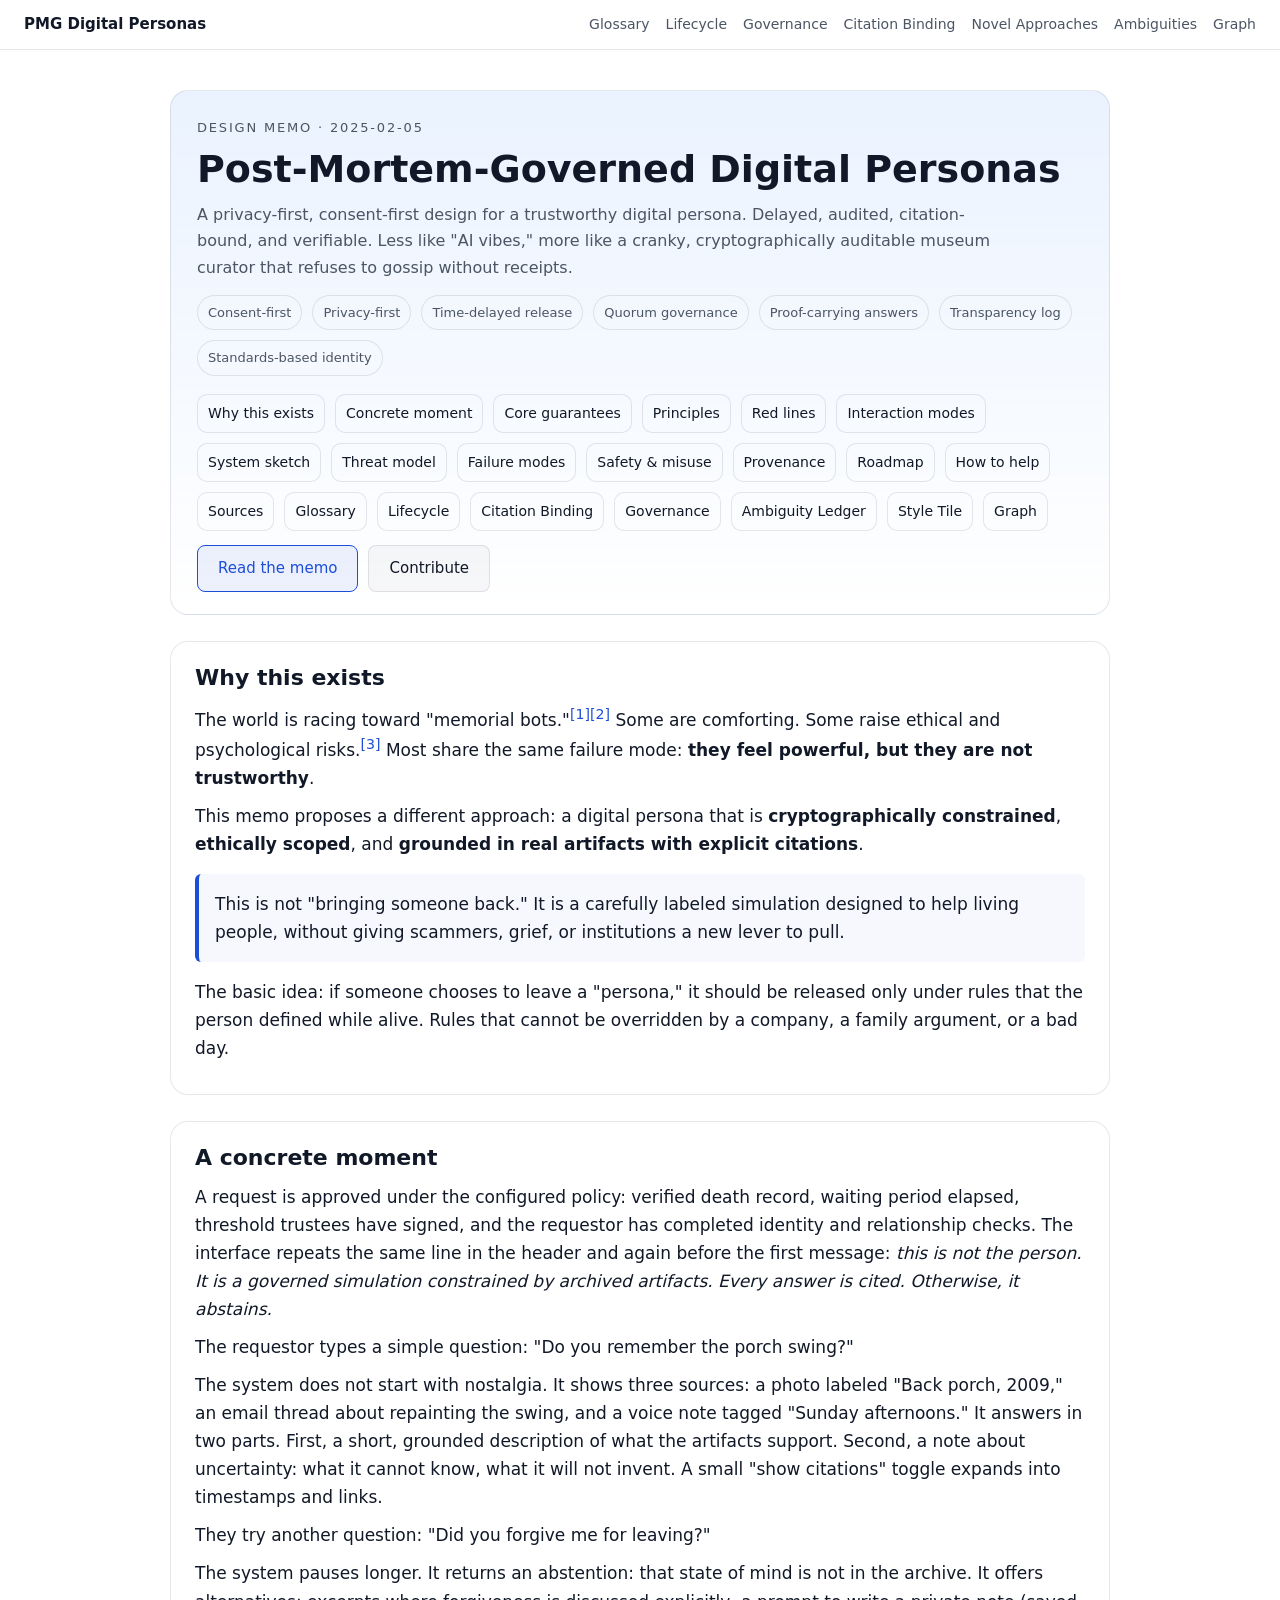
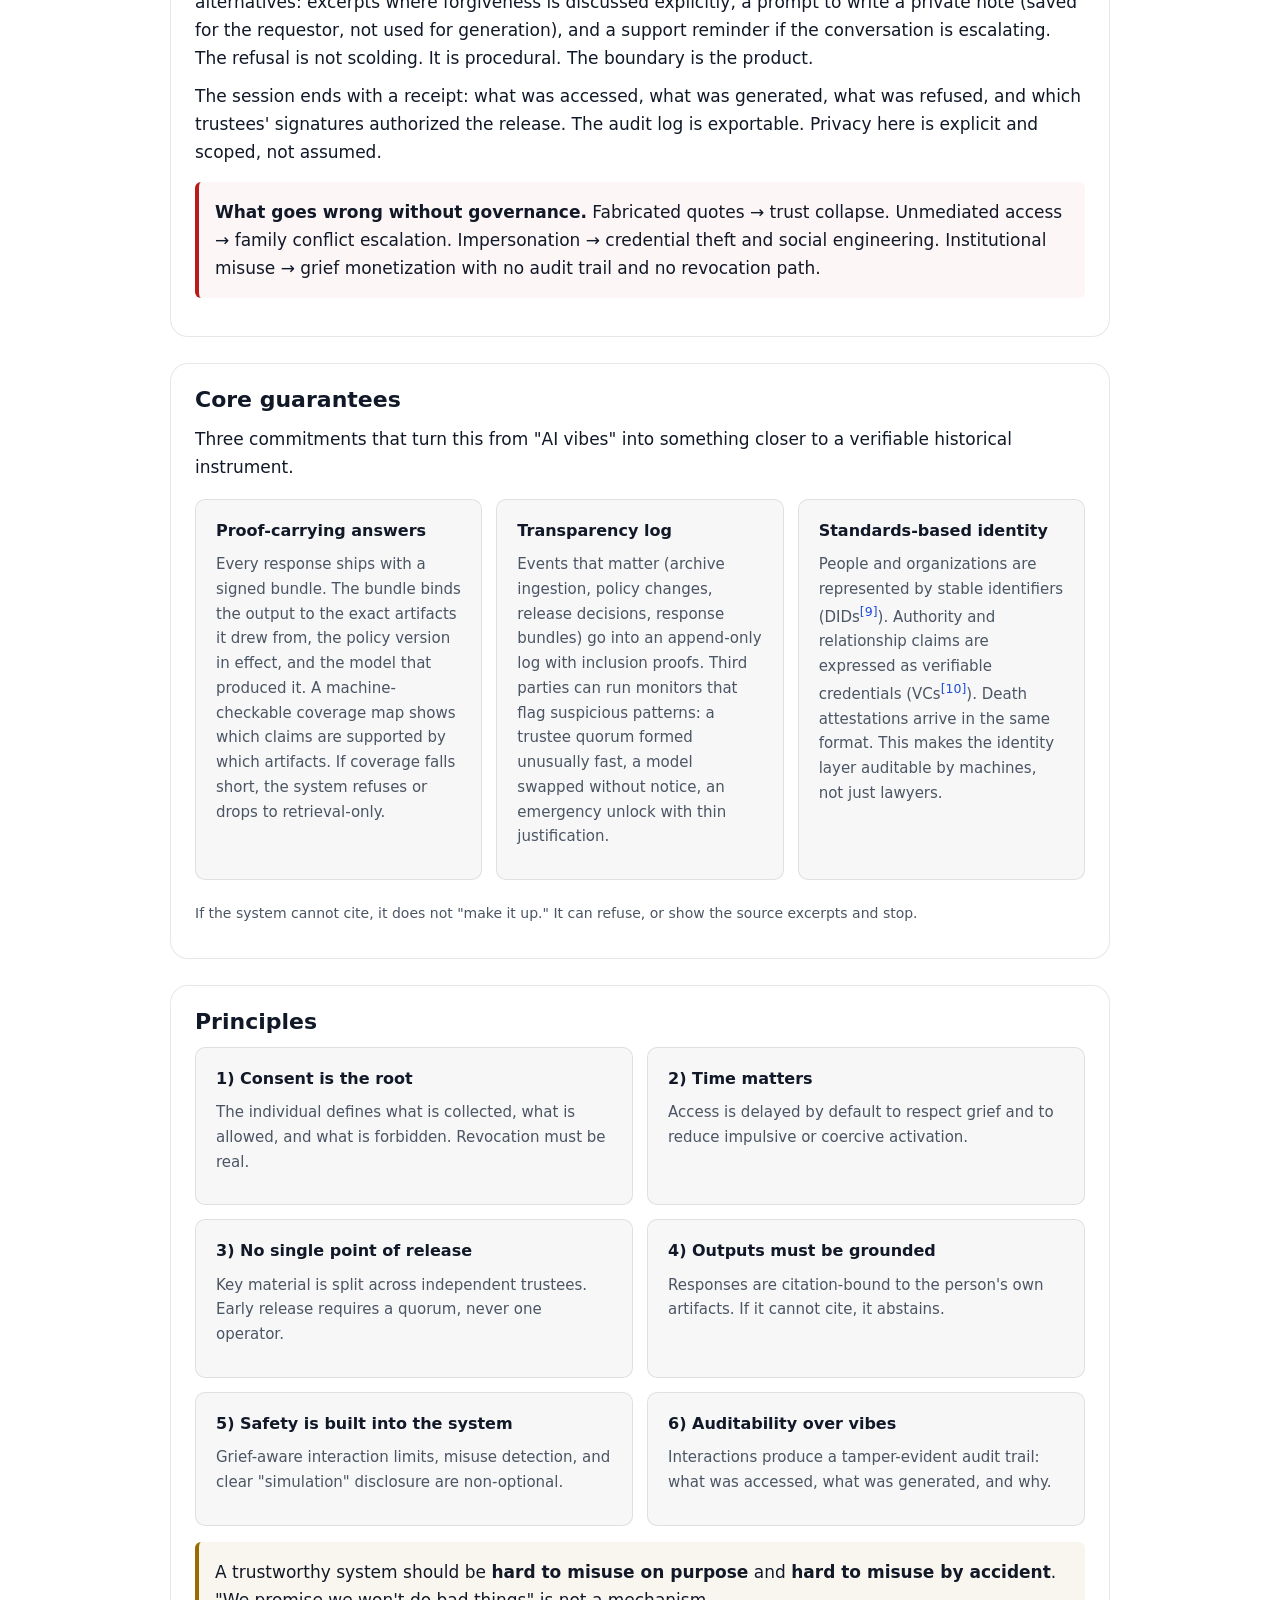
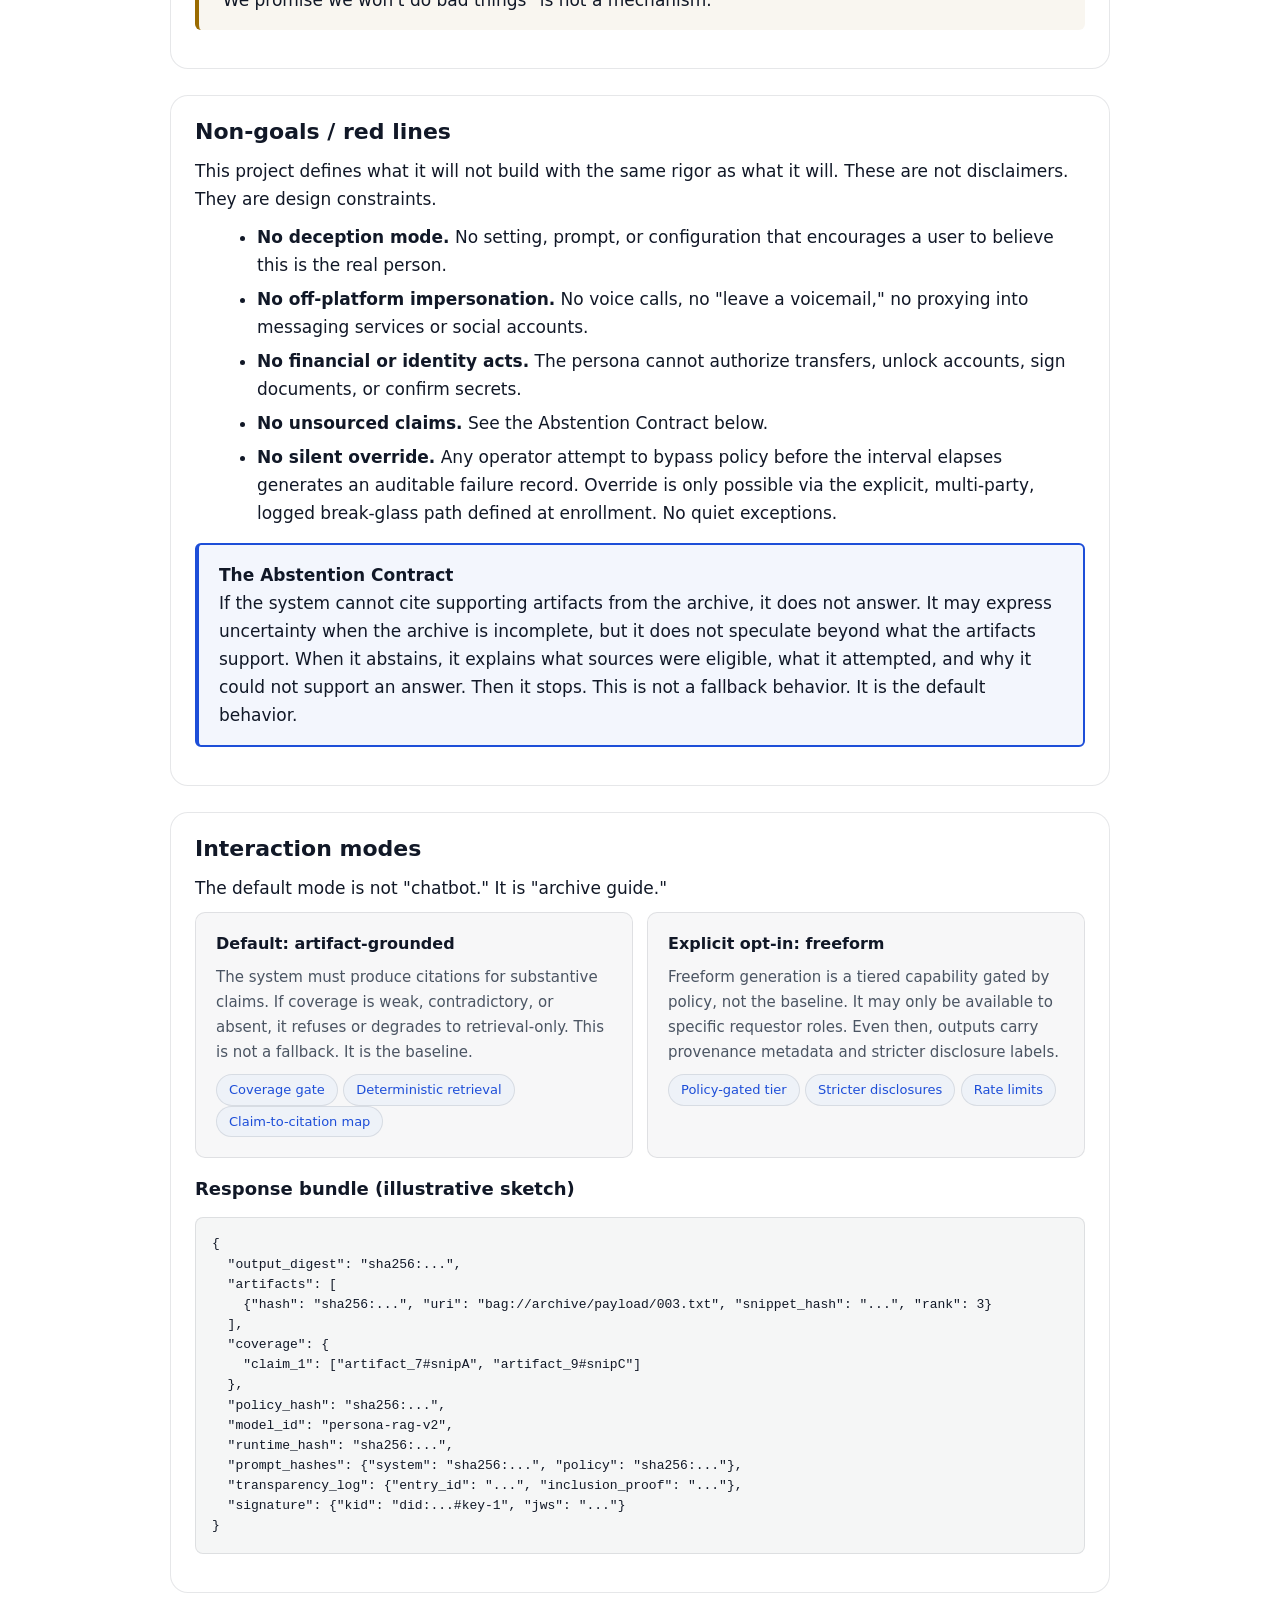
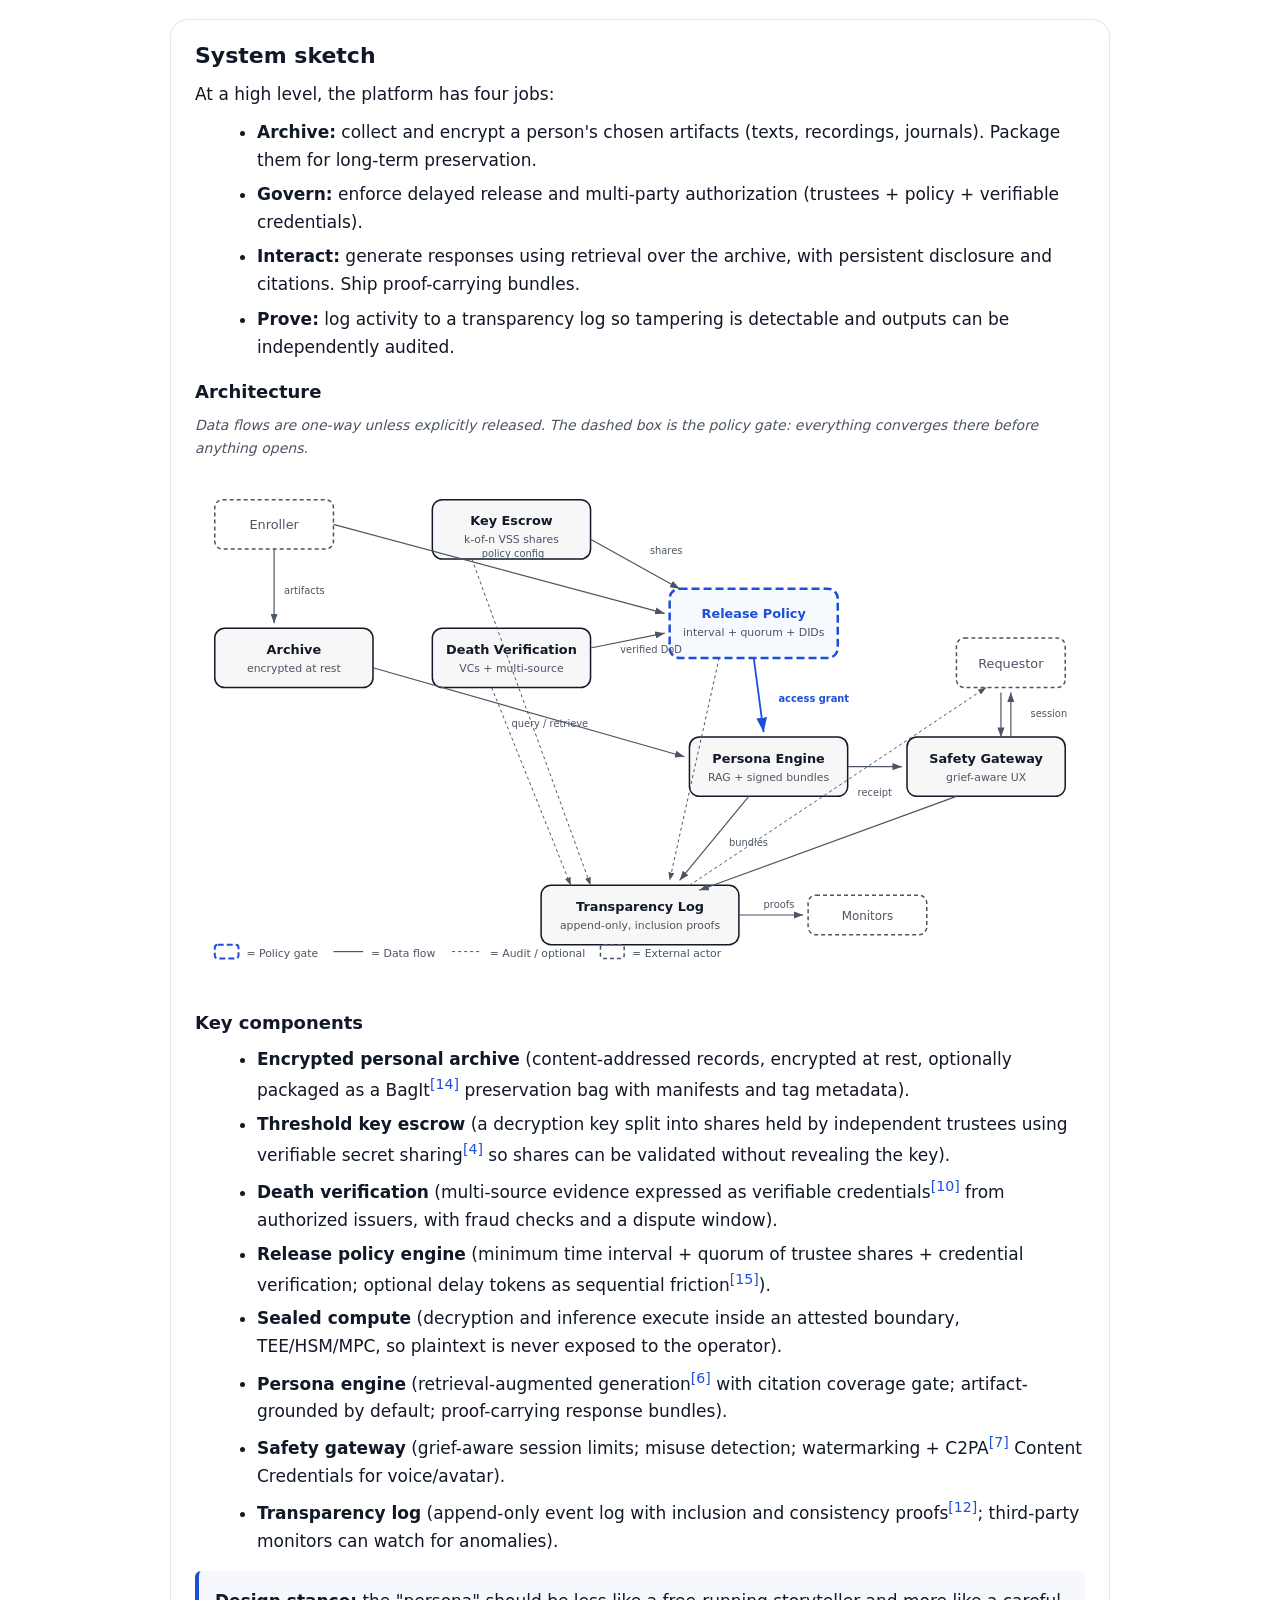
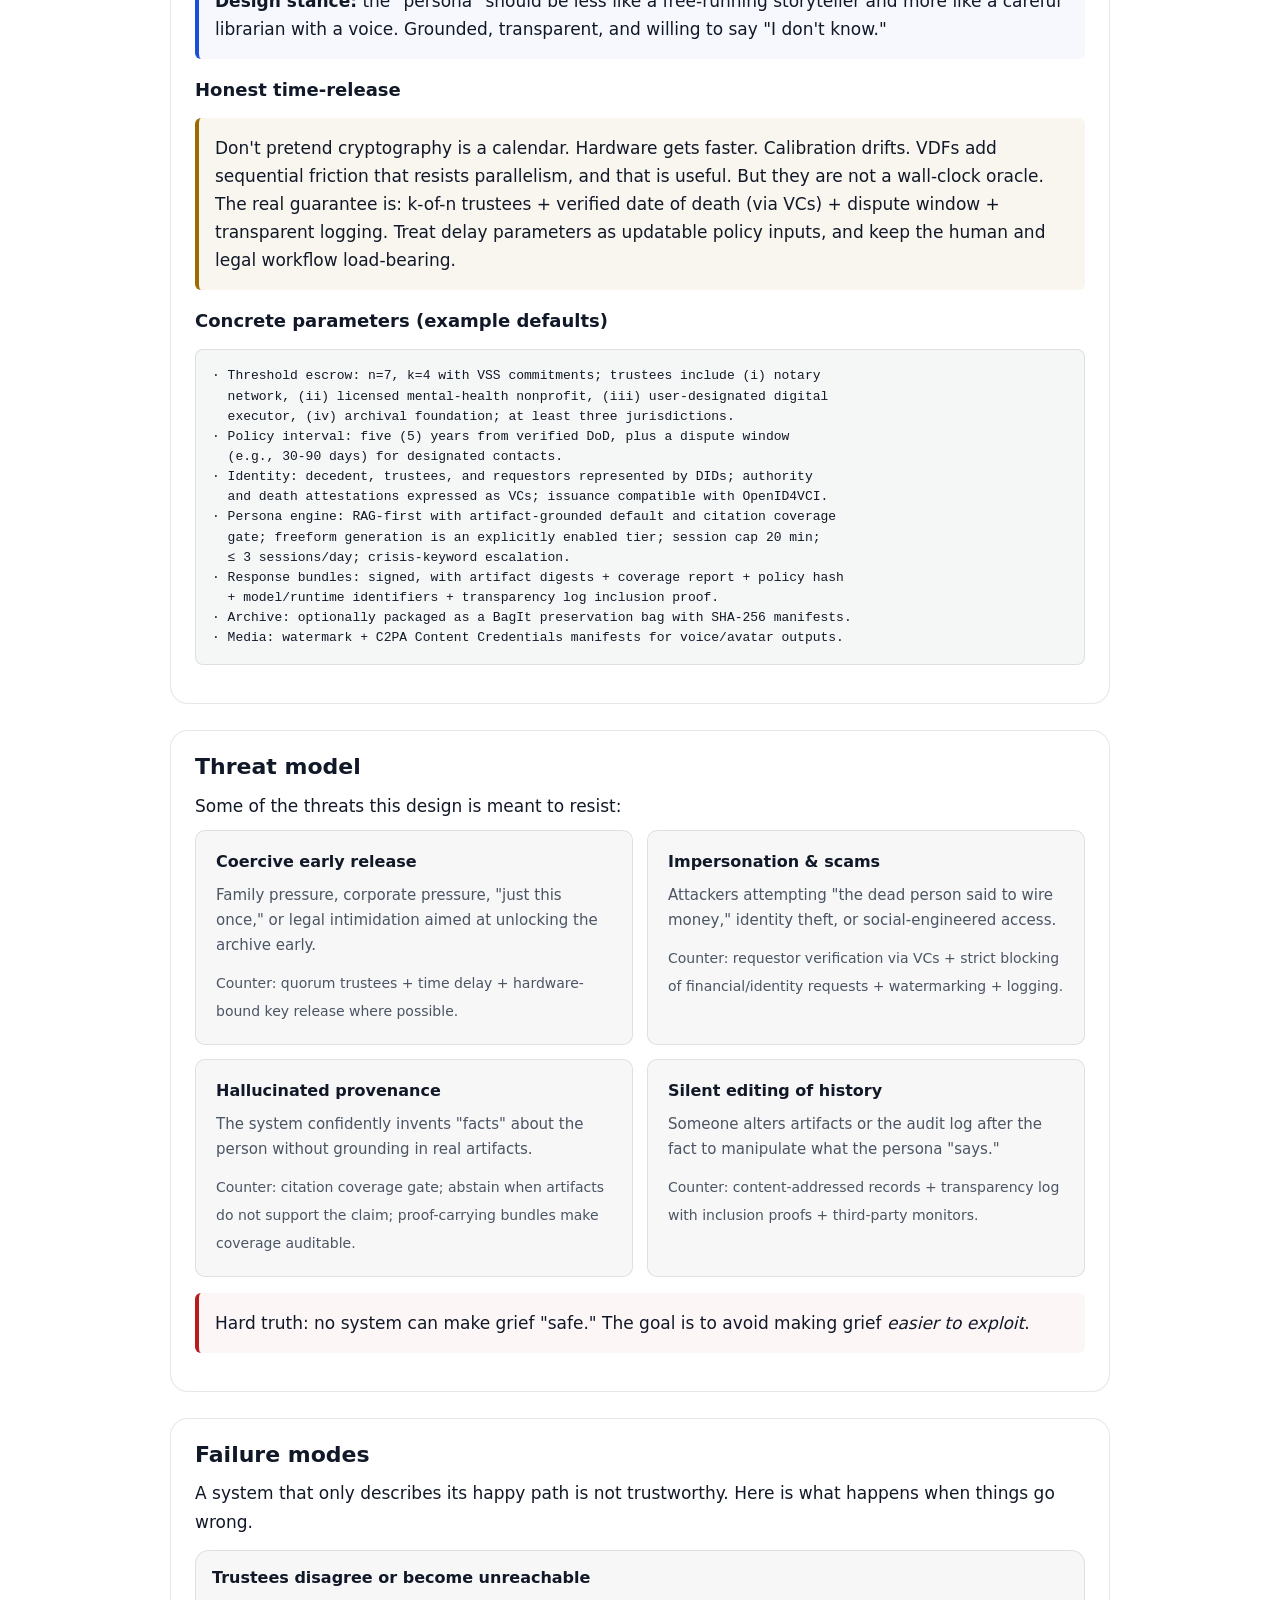
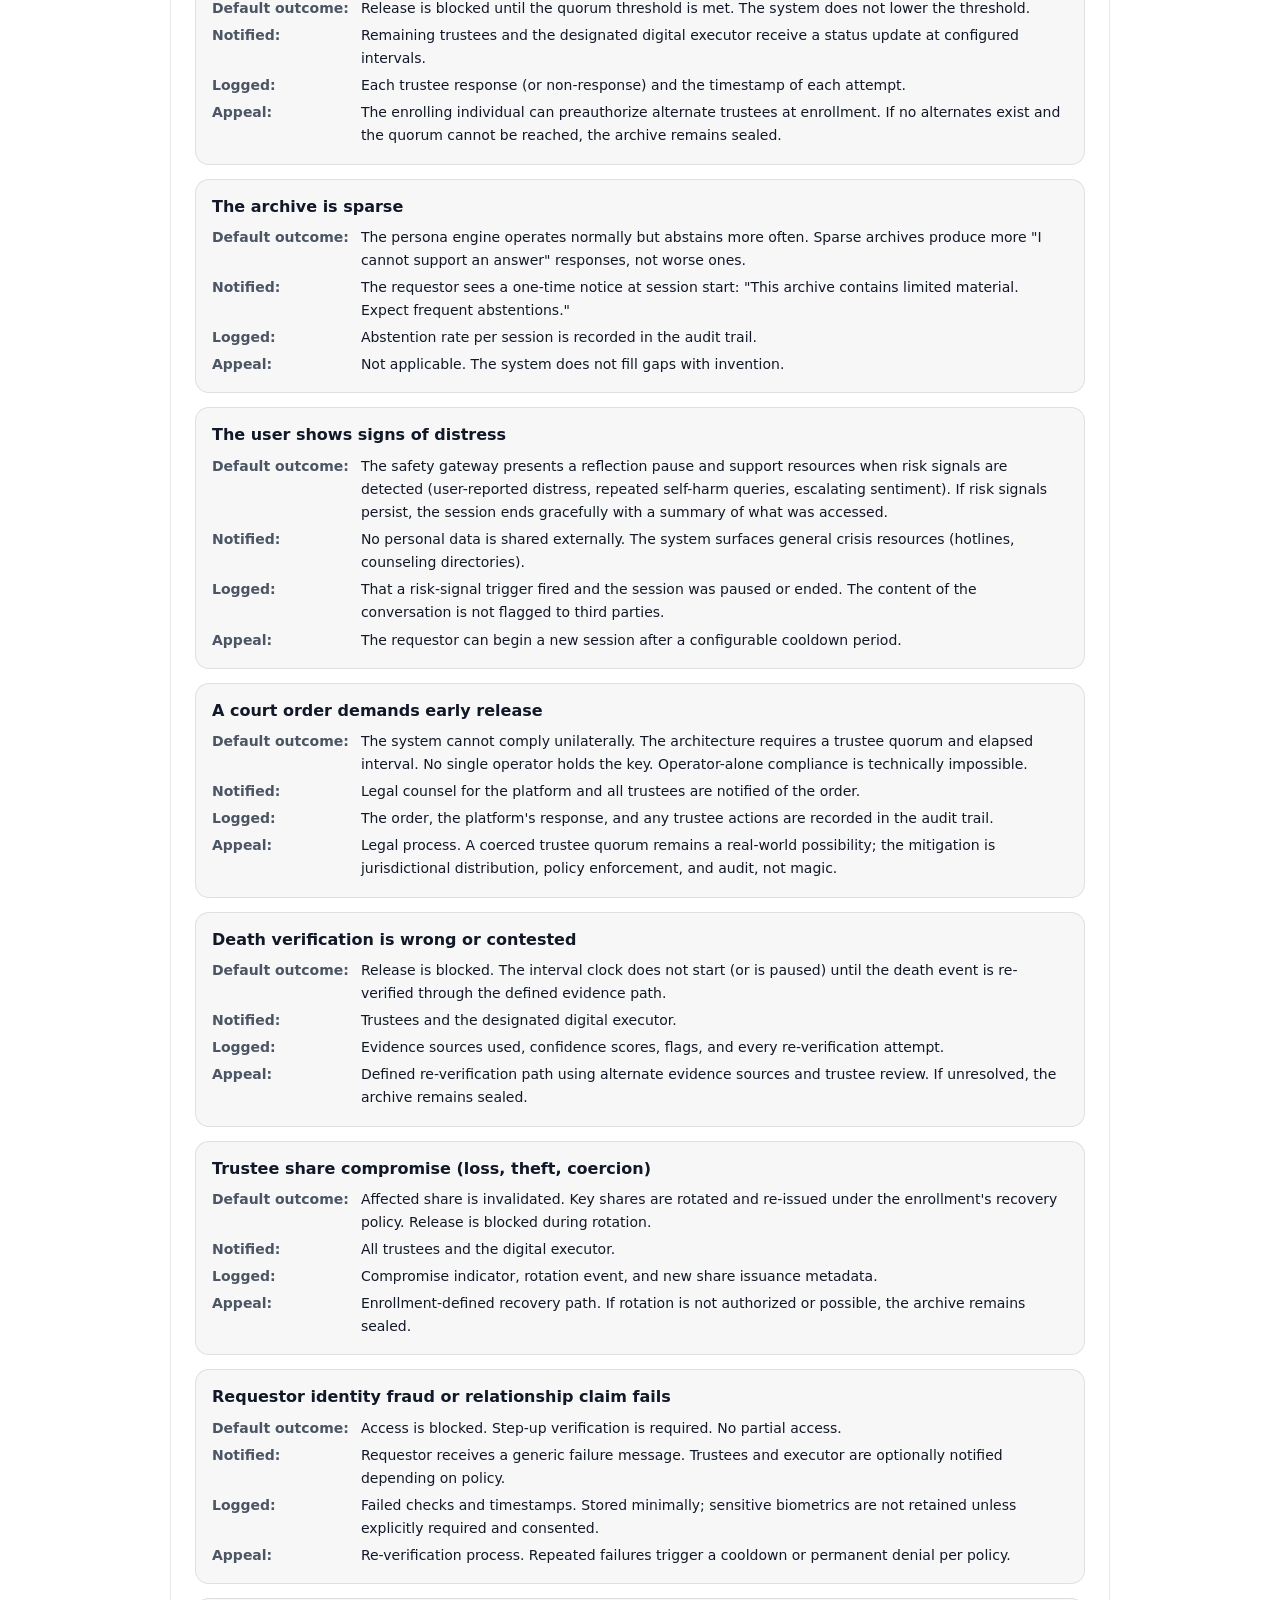
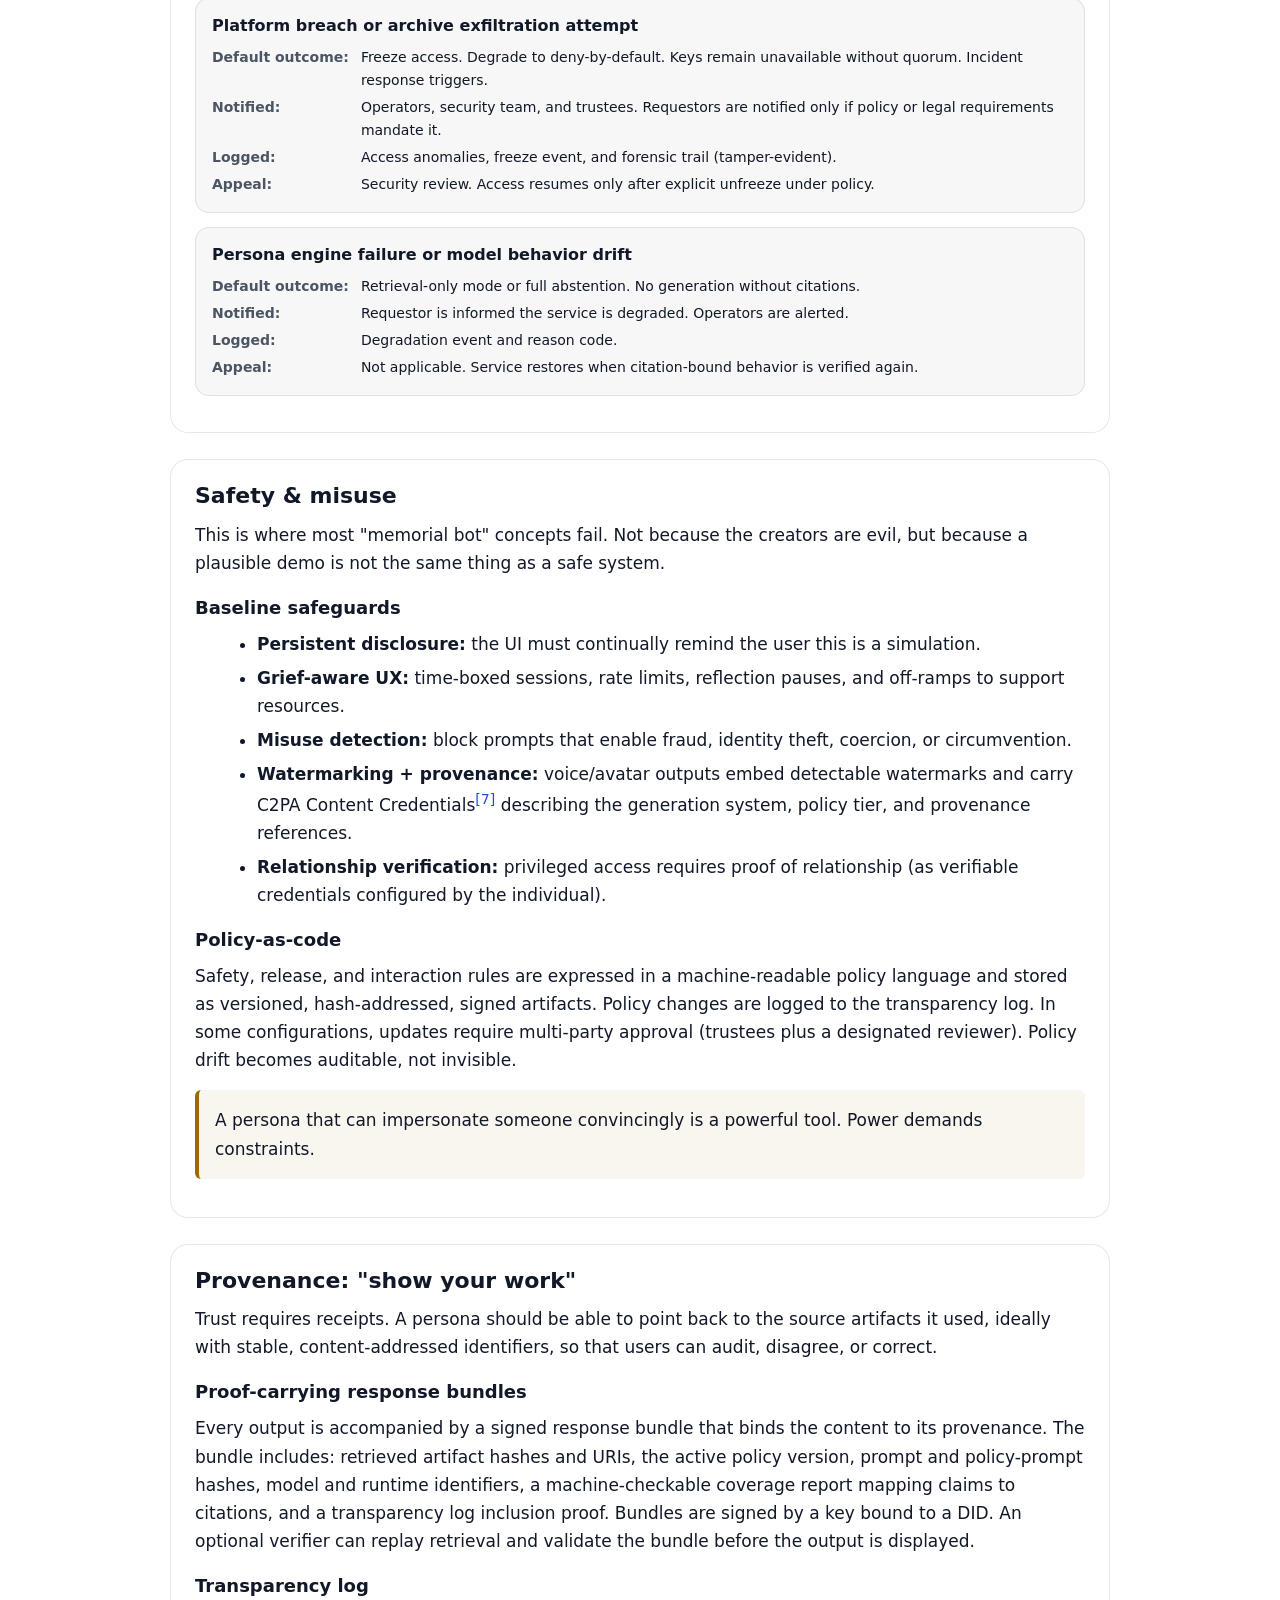
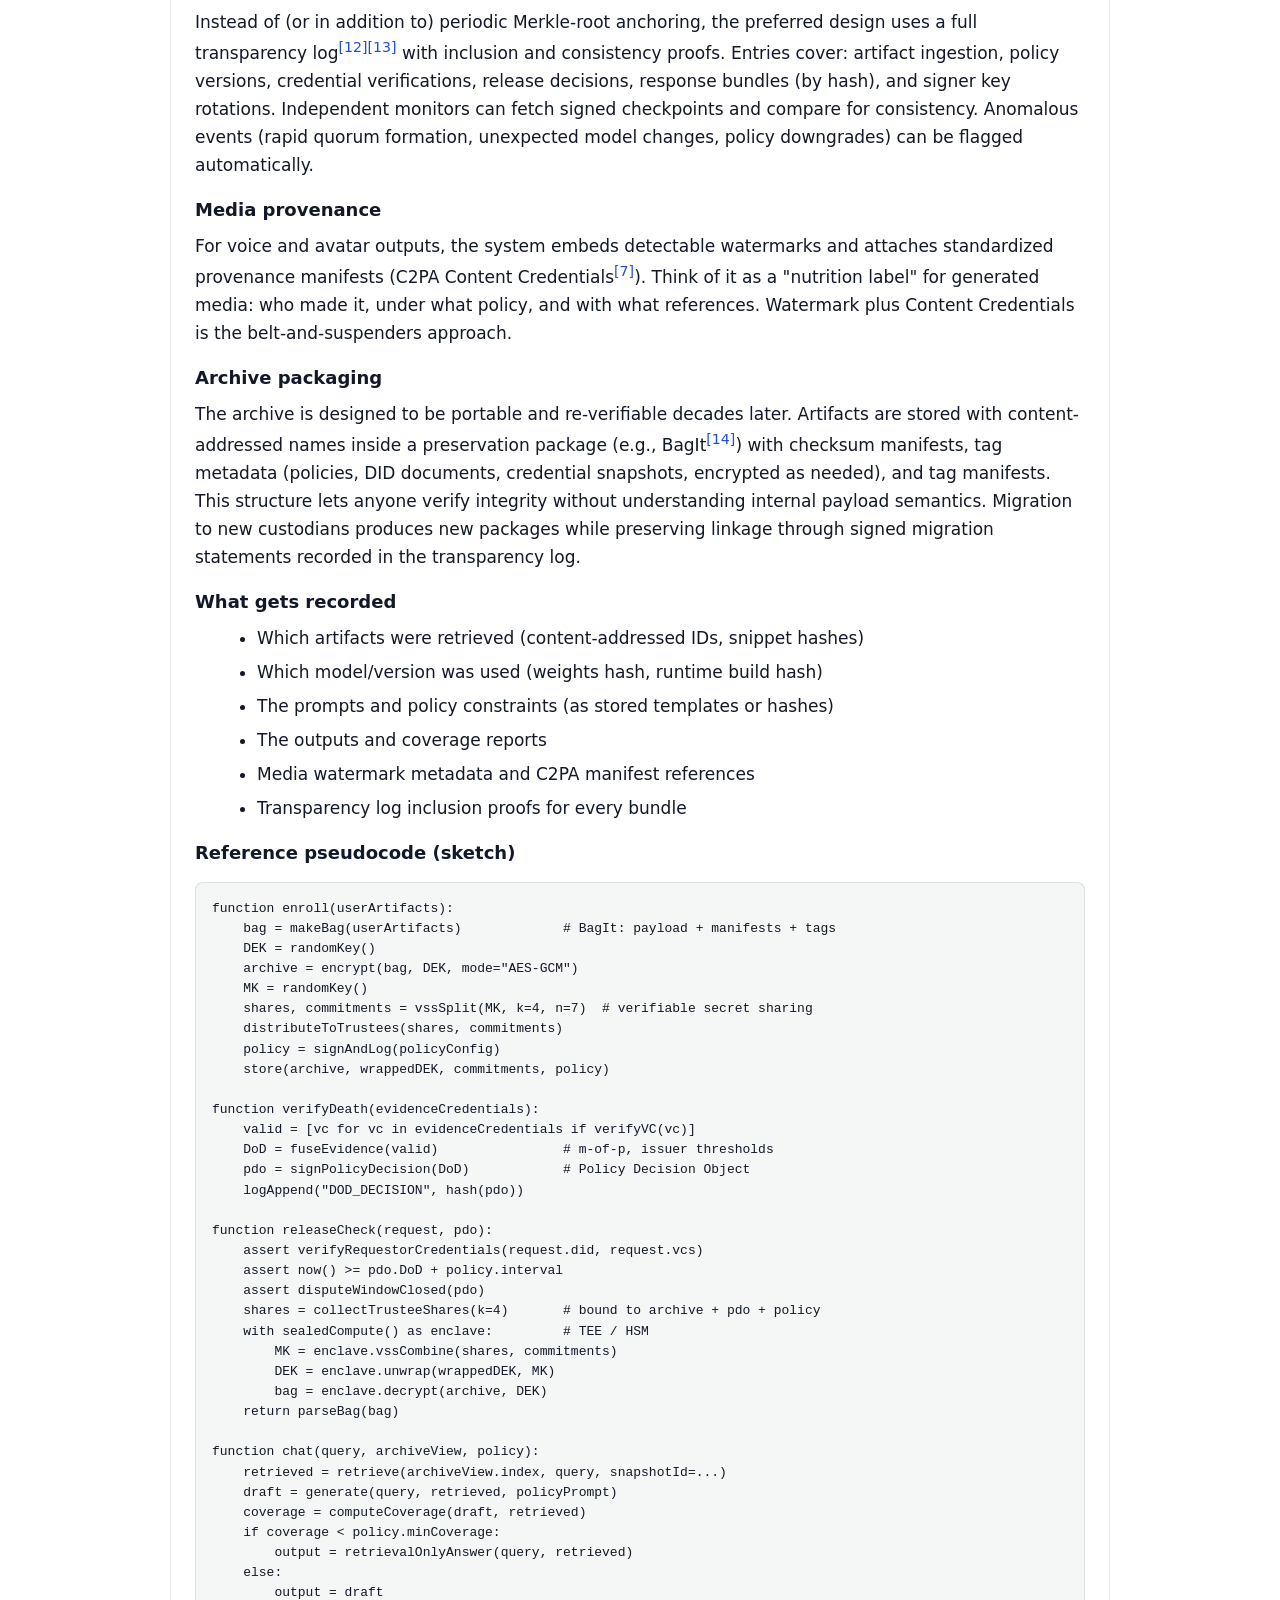
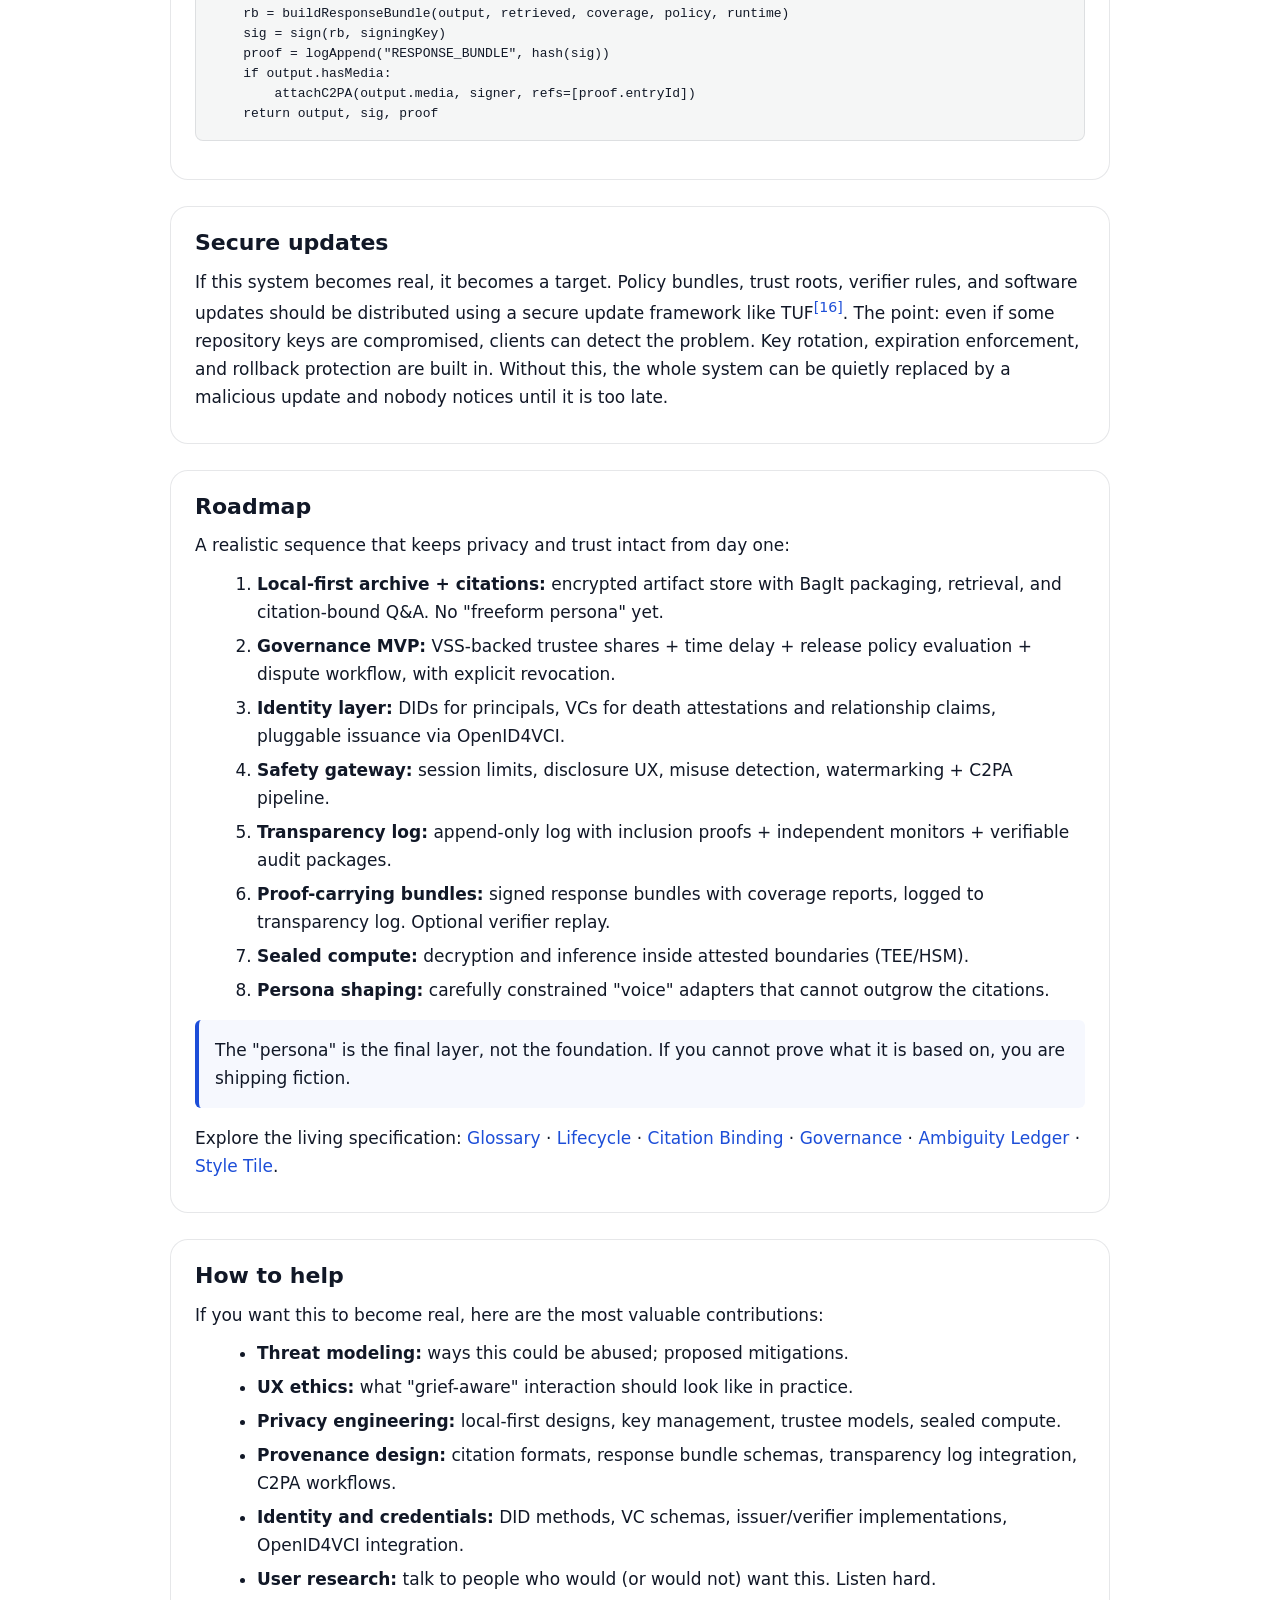
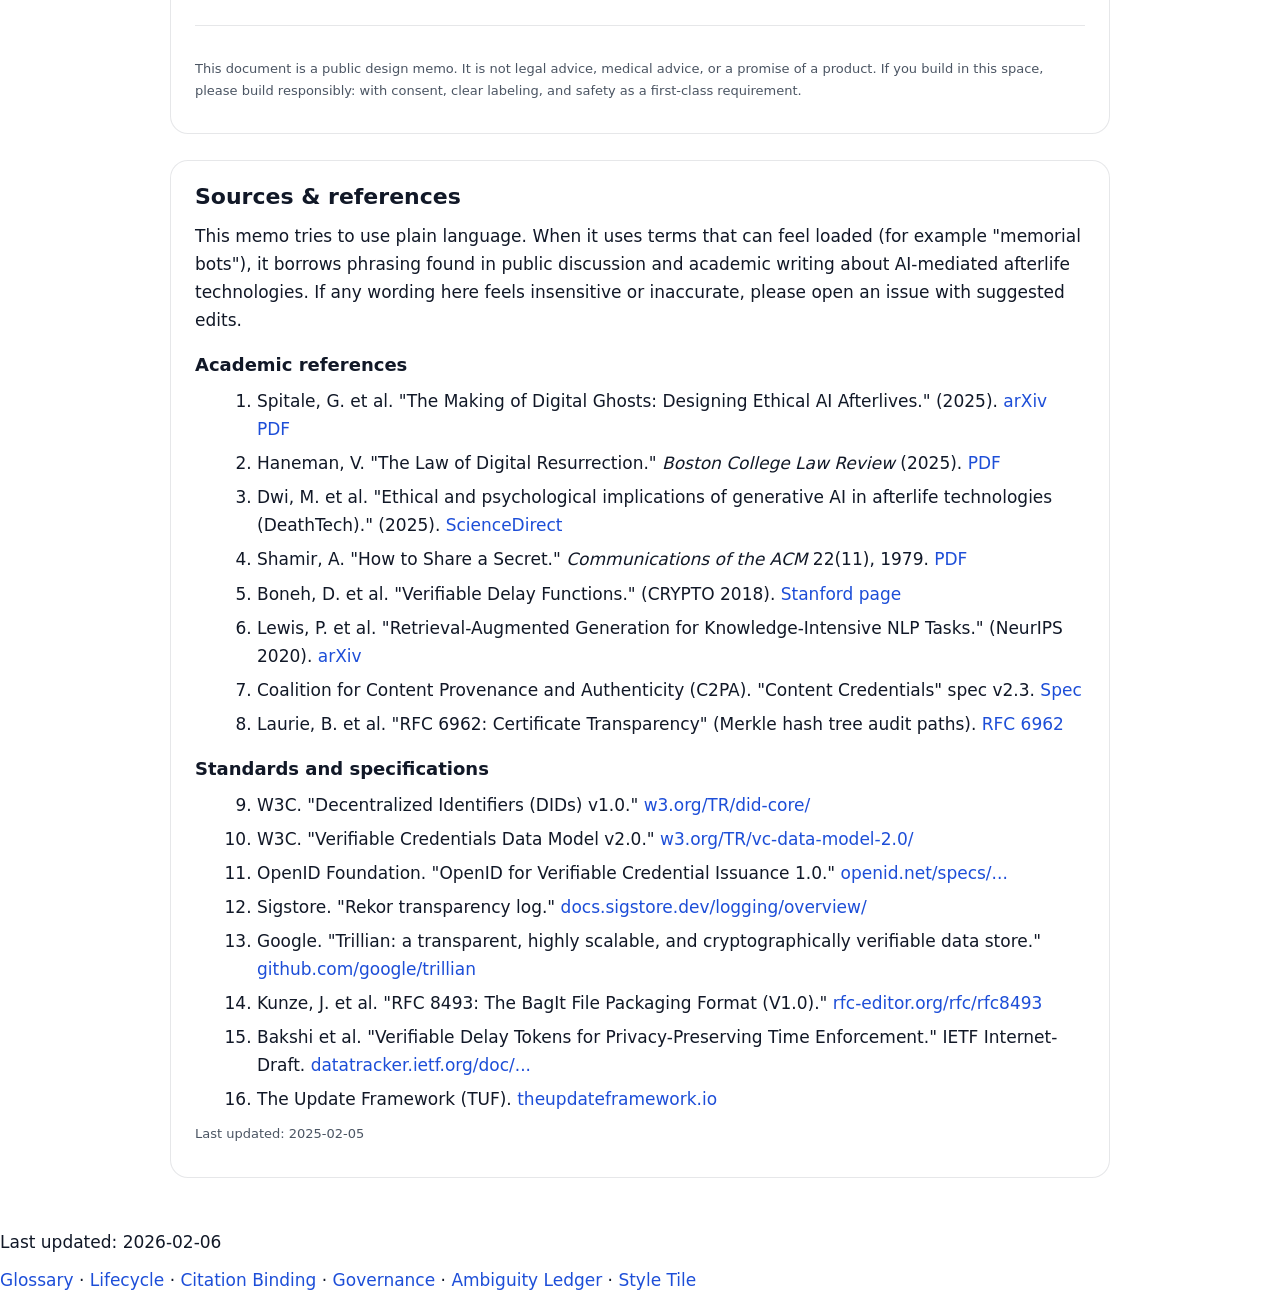
<file: index.html>
<!doctype html>
<html lang="en">
<head>
  <meta charset="utf-8">
  <meta name="viewport" content="width=device-width, initial-scale=1">
  <title>Post-Mortem-Governed Digital Personas</title>
  <meta name="description" content="A privacy-first, consent-first design for a trustworthy digital persona: delayed, audited, citation-bound, and verifiable.">
  <meta property="og:title" content="Post-Mortem-Governed Digital Personas">
  <meta property="og:description" content="A privacy-first, consent-first design for a trustworthy digital persona: delayed, audited, citation-bound, and verifiable.">
  <meta name="theme-color" content="#0b0f14">
  <link rel="stylesheet" href="style.css">
</head>
<body class="page-index">
<header class="global-nav">
  <a href="index.html" class="site-name">PMG Digital Personas</a>
  <nav aria-label="Spec pages">
    <a href="spec/glossary.html">Glossary</a>
    <a href="spec/lifecycle.html">Lifecycle</a>
    <a href="spec/governance.html">Governance</a>
    <a href="spec/citation-binding.html">Citation Binding</a>
    <a href="spec/novel-approaches.html">Novel Approaches</a>
    <a href="spec/ambiguities.html">Ambiguities</a>
    <a href="graph.html">Graph</a>
  </nav>
</header>

  <main class="wrap">
    <header class="header">
      <div class="kicker">Design memo · 2025-02-05</div>
      <h1>Post-Mortem-Governed Digital Personas</h1>
      <p class="sub">A privacy-first, consent-first design for a trustworthy digital persona. Delayed, audited, citation-bound, and verifiable. Less like "AI vibes," more like a cranky, cryptographically auditable museum curator that refuses to gossip without receipts.</p>
      <div class="badges">
        <span class="badge">Consent-first</span>
        <span class="badge">Privacy-first</span>
        <span class="badge">Time-delayed release</span>
        <span class="badge">Quorum governance</span>
        <span class="badge">Proof-carrying answers</span>
        <span class="badge">Transparency log</span>
        <span class="badge">Standards-based identity</span>
      </div>
      <nav class="nav" aria-label="Sections">
        <a href="#why">Why this exists</a>
        <a href="#vignette">Concrete moment</a>
        <a href="#core">Core guarantees</a>
        <a href="#principles">Principles</a>
        <a href="#redlines">Red lines</a>
        <a href="#modes">Interaction modes</a>
        <a href="#overview">System sketch</a>
        <a href="#threats">Threat model</a>
        <a href="#failures">Failure modes</a>
        <a href="#safety">Safety &amp; misuse</a>
        <a href="#provenance">Provenance</a>
        <a href="#roadmap">Roadmap</a>
        <a href="#contribute">How to help</a>
        <a href="#sources">Sources</a>
        <a href="spec/glossary.html">Glossary</a>
        <a href="spec/lifecycle.html">Lifecycle</a>
        <a href="spec/citation-binding.html">Citation&nbsp;Binding</a>
        <a href="spec/governance.html">Governance</a>
        <a href="spec/ambiguities.html">Ambiguity&nbsp;Ledger</a>
        <a href="style-tile.html">Style&nbsp;Tile</a>
        <a href="graph.html">Graph</a>
      </nav>
      <div class="cta" role="group" aria-label="Primary actions">
        <a class="btn primary" href="#vignette">Read the memo</a>
        <a class="btn" href="#contribute">Contribute</a>
      </div>
    </header>

    <!-- STAKES -->

    <section id="why" class="section">
      <h2>Why this exists</h2>
      <p>
        The world is racing toward "memorial bots."<sup><a href="#ref-digital-ghosts">[1]</a></sup><sup><a href="#ref-afterlife-ai">[2]</a></sup> Some are comforting. Some raise ethical and psychological risks.<sup><a href="#ref-deathtech-ethics">[3]</a></sup>
        Most share the same failure mode: <strong>they feel powerful, but they are not trustworthy</strong>.
      </p>
      <p>
        This memo proposes a different approach: a digital persona that is
        <strong>cryptographically constrained</strong>, <strong>ethically scoped</strong>, and
        <strong>grounded in real artifacts with explicit citations</strong>.
      </p>
      <div class="callout">
        This is not "bringing someone back." It is a carefully labeled simulation designed to help living people,
        without giving scammers, grief, or institutions a new lever to pull.
      </div>
      <p>
        The basic idea: if someone chooses to leave a "persona," it should be released only under rules that the person
        defined while alive. Rules that cannot be overridden by a company, a family argument, or a bad day.
      </p>
    </section>

    <section id="vignette" class="section">
      <h2>A concrete moment</h2>
      <p>
        A request is approved under the configured policy: verified death record, waiting period elapsed, threshold trustees have signed, and the requestor has completed identity and relationship checks. The interface repeats the same line in the header and again before the first message: <em>this is not the person. It is a governed simulation constrained by archived artifacts. Every answer is cited. Otherwise, it abstains.</em>
      </p>
      <p>
        The requestor types a simple question: "Do you remember the porch swing?"
      </p>
      <p>
        The system does not start with nostalgia. It shows three sources: a photo labeled "Back porch, 2009," an email thread about repainting the swing, and a voice note tagged "Sunday afternoons." It answers in two parts. First, a short, grounded description of what the artifacts support. Second, a note about uncertainty: what it cannot know, what it will not invent. A small "show citations" toggle expands into timestamps and links.
      </p>
      <p>
        They try another question: "Did you forgive me for leaving?"
      </p>
      <p>
        The system pauses longer. It returns an abstention: that state of mind is not in the archive. It offers alternatives: excerpts where forgiveness is discussed explicitly, a prompt to write a private note (saved for the requestor, not used for generation), and a support reminder if the conversation is escalating. The refusal is not scolding. It is procedural. The boundary is the product.
      </p>
      <p>
        The session ends with a receipt: what was accessed, what was generated, what was refused, and which trustees' signatures authorized the release. The audit log is exportable. Privacy here is explicit and scoped, not assumed.
      </p>

      <div class="callout danger">
        <strong>What goes wrong without governance.</strong>
        Fabricated quotes → trust collapse. Unmediated access → family conflict escalation. Impersonation → credential theft and social engineering. Institutional misuse → grief monetization with no audit trail and no revocation path.
      </div>
    </section>

    <!-- COMMITMENTS -->

    <section id="core" class="section">
      <h2>Core guarantees</h2>
      <p>Three commitments that turn this from "AI vibes" into something closer to a verifiable historical instrument.</p>
      <div class="grid-3">
        <div class="card">
          <h4>Proof-carrying answers</h4>
          <p>
            Every response ships with a signed bundle. The bundle binds the output to the exact artifacts it drew from, the policy version in effect, and the model that produced it. A machine-checkable coverage map shows which claims are supported by which artifacts. If coverage falls short, the system refuses or drops to retrieval-only.
          </p>
        </div>
        <div class="card">
          <h4>Transparency log</h4>
          <p>
            Events that matter (archive ingestion, policy changes, release decisions, response bundles) go into an append-only log with inclusion proofs. Third parties can run monitors that flag suspicious patterns: a trustee quorum formed unusually fast, a model swapped without notice, an emergency unlock with thin justification.
          </p>
        </div>
        <div class="card">
          <h4>Standards-based identity</h4>
          <p>
            People and organizations are represented by stable identifiers (DIDs<sup><a href="#ref-did">[9]</a></sup>). Authority and relationship claims are expressed as verifiable credentials (VCs<sup><a href="#ref-vc">[10]</a></sup>). Death attestations arrive in the same format. This makes the identity layer auditable by machines, not just lawyers.
          </p>
        </div>
      </div>
      <p><small>If the system cannot cite, it does not "make it up." It can refuse, or show the source excerpts and stop.</small></p>
    </section>

    <section id="principles" class="section">
      <h2>Principles</h2>
      <div class="grid">
        <div class="card">
          <h4>1) Consent is the root</h4>
          <p>The individual defines what is collected, what is allowed, and what is forbidden. Revocation must be real.</p>
        </div>
        <div class="card">
          <h4>2) Time matters</h4>
          <p>Access is delayed by default to respect grief and to reduce impulsive or coercive activation.</p>
        </div>
        <div class="card">
          <h4>3) No single point of release</h4>
          <p>Key material is split across independent trustees. Early release requires a quorum, never one operator.</p>
        </div>
        <div class="card">
          <h4>4) Outputs must be grounded</h4>
          <p>Responses are citation-bound to the person's own artifacts. If it cannot cite, it abstains.</p>
        </div>
        <div class="card">
          <h4>5) Safety is built into the system</h4>
          <p>Grief-aware interaction limits, misuse detection, and clear "simulation" disclosure are non-optional.</p>
        </div>
        <div class="card">
          <h4>6) Auditability over vibes</h4>
          <p>Interactions produce a tamper-evident audit trail: what was accessed, what was generated, and why.</p>
        </div>
      </div>

      <div class="callout warn">
        A trustworthy system should be <strong>hard to misuse on purpose</strong> and <strong>hard to misuse by accident</strong>.
        "We promise we won't do bad things" is not a mechanism.
      </div>
    </section>

    <section id="redlines" class="section">
      <h2>Non-goals / red lines</h2>
      <p>This project defines what it will not build with the same rigor as what it will. These are not disclaimers. They are design constraints.</p>
      <ul>
        <li><strong>No deception mode.</strong> No setting, prompt, or configuration that encourages a user to believe this is the real person.</li>
        <li><strong>No off-platform impersonation.</strong> No voice calls, no "leave a voicemail," no proxying into messaging services or social accounts.</li>
        <li><strong>No financial or identity acts.</strong> The persona cannot authorize transfers, unlock accounts, sign documents, or confirm secrets.</li>
        <li><strong>No unsourced claims.</strong> See the Abstention Contract below.</li>
        <li><strong>No silent override.</strong> Any operator attempt to bypass policy before the interval elapses generates an auditable failure record. Override is only possible via the explicit, multi-party, logged break-glass path defined at enrollment. No quiet exceptions.</li>
      </ul>

      <div class="callout contract">
        <strong>The Abstention Contract</strong><br>
        If the system cannot cite supporting artifacts from the archive, it does not answer. It may express uncertainty when the archive is incomplete, but it does not speculate beyond what the artifacts support. When it abstains, it explains what sources were eligible, what it attempted, and why it could not support an answer. Then it stops. This is not a fallback behavior. It is the default behavior.
      </div>
    </section>

    <section id="modes" class="section">
      <h2>Interaction modes</h2>
      <p>The default mode is not "chatbot." It is "archive guide."</p>
      <div class="grid">
        <div class="card">
          <h4>Default: artifact-grounded</h4>
          <p>
            The system must produce citations for substantive claims. If coverage is weak, contradictory, or absent, it refuses or degrades to retrieval-only. This is not a fallback. It is the baseline.
          </p>
          <div>
            <span class="pill">Coverage gate</span>
            <span class="pill">Deterministic retrieval</span>
            <span class="pill">Claim-to-citation map</span>
          </div>
        </div>
        <div class="card">
          <h4>Explicit opt-in: freeform</h4>
          <p>
            Freeform generation is a tiered capability gated by policy, not the baseline. It may only be available to specific requestor roles. Even then, outputs carry provenance metadata and stricter disclosure labels.
          </p>
          <div>
            <span class="pill">Policy-gated tier</span>
            <span class="pill">Stricter disclosures</span>
            <span class="pill">Rate limits</span>
          </div>
        </div>
      </div>

      <h3>Response bundle (illustrative sketch)</h3>
      <pre><code>{
  "output_digest": "sha256:...",
  "artifacts": [
    {"hash": "sha256:...", "uri": "bag://archive/payload/003.txt", "snippet_hash": "...", "rank": 3}
  ],
  "coverage": {
    "claim_1": ["artifact_7#snipA", "artifact_9#snipC"]
  },
  "policy_hash": "sha256:...",
  "model_id": "persona-rag-v2",
  "runtime_hash": "sha256:...",
  "prompt_hashes": {"system": "sha256:...", "policy": "sha256:..."},
  "transparency_log": {"entry_id": "...", "inclusion_proof": "..."},
  "signature": {"kid": "did:...#key-1", "jws": "..."}
}</code></pre>
    </section>

    <!-- MECHANISM -->

    <section id="overview" class="section">
      <h2>System sketch</h2>
      <p>
        At a high level, the platform has four jobs:
      </p>
      <ul>
        <li><strong>Archive:</strong> collect and encrypt a person's chosen artifacts (texts, recordings, journals). Package them for long-term preservation.</li>
        <li><strong>Govern:</strong> enforce delayed release and multi-party authorization (trustees + policy + verifiable credentials).</li>
        <li><strong>Interact:</strong> generate responses using retrieval over the archive, with persistent disclosure and citations. Ship proof-carrying bundles.</li>
        <li><strong>Prove:</strong> log activity to a transparency log so tampering is detectable and outputs can be independently audited.</li>
      </ul>

      <h3>Architecture</h3>
      <p class="diagram-caption">Data flows are one-way unless explicitly released. The dashed box is the policy gate: everything converges there before anything opens.</p>

      <svg viewBox="0 0 900 520" xmlns="http://www.w3.org/2000/svg" role="img" aria-label="System architecture diagram showing data flow between components" style="width:100%;max-width:900px;height:auto">
        <rect x="20" y="30" width="120" height="50" rx="8" fill="none" stroke="var(--muted)" stroke-width="1.5" stroke-dasharray="4 3" vector-effect="non-scaling-stroke"/>
        <text x="80" y="60" text-anchor="middle" fill="var(--muted)" font-size="13">Enroller</text>
        <rect x="20" y="160" width="160" height="60" rx="10" fill="var(--card-bg)" stroke="var(--text)" stroke-width="1.5" vector-effect="non-scaling-stroke"/>
        <text x="100" y="186" text-anchor="middle" fill="var(--text)" font-size="13" font-weight="600">Archive</text>
        <text x="100" y="204" text-anchor="middle" fill="var(--muted)" font-size="11">encrypted at rest</text>
        <rect x="240" y="30" width="160" height="60" rx="10" fill="var(--card-bg)" stroke="var(--text)" stroke-width="1.5" vector-effect="non-scaling-stroke"/>
        <text x="320" y="56" text-anchor="middle" fill="var(--text)" font-size="13" font-weight="600">Key Escrow</text>
        <text x="320" y="74" text-anchor="middle" fill="var(--muted)" font-size="11">k-of-n VSS shares</text>
        <rect x="240" y="160" width="160" height="60" rx="10" fill="var(--card-bg)" stroke="var(--text)" stroke-width="1.5" vector-effect="non-scaling-stroke"/>
        <text x="320" y="186" text-anchor="middle" fill="var(--text)" font-size="13" font-weight="600">Death Verification</text>
        <text x="320" y="204" text-anchor="middle" fill="var(--muted)" font-size="11">VCs + multi-source</text>
        <rect x="480" y="120" width="170" height="70" rx="10" fill="rgba(106,166,255,.06)" stroke="var(--accent)" stroke-width="2.5" stroke-dasharray="8 4" vector-effect="non-scaling-stroke"/>
        <text x="565" y="150" text-anchor="middle" fill="var(--accent)" font-size="13" font-weight="700">Release Policy</text>
        <text x="565" y="168" text-anchor="middle" fill="var(--muted)" font-size="11">interval + quorum + DIDs</text>
        <rect x="500" y="270" width="160" height="60" rx="10" fill="var(--card-bg)" stroke="var(--text)" stroke-width="1.5" vector-effect="non-scaling-stroke"/>
        <text x="580" y="296" text-anchor="middle" fill="var(--text)" font-size="13" font-weight="600">Persona Engine</text>
        <text x="580" y="314" text-anchor="middle" fill="var(--muted)" font-size="11">RAG + signed bundles</text>
        <rect x="720" y="270" width="160" height="60" rx="10" fill="var(--card-bg)" stroke="var(--text)" stroke-width="1.5" vector-effect="non-scaling-stroke"/>
        <text x="800" y="296" text-anchor="middle" fill="var(--text)" font-size="13" font-weight="600">Safety Gateway</text>
        <text x="800" y="314" text-anchor="middle" fill="var(--muted)" font-size="11">grief-aware UX</text>
        <rect x="770" y="170" width="110" height="50" rx="8" fill="none" stroke="var(--muted)" stroke-width="1.5" stroke-dasharray="4 3" vector-effect="non-scaling-stroke"/>
        <text x="825" y="200" text-anchor="middle" fill="var(--muted)" font-size="13">Requestor</text>
        <rect x="350" y="420" width="200" height="60" rx="10" fill="var(--card-bg)" stroke="var(--text)" stroke-width="1.5" vector-effect="non-scaling-stroke"/>
        <text x="450" y="446" text-anchor="middle" fill="var(--text)" font-size="13" font-weight="600">Transparency Log</text>
        <text x="450" y="464" text-anchor="middle" fill="var(--muted)" font-size="11">append-only, inclusion proofs</text>
        <rect x="620" y="430" width="120" height="40" rx="8" fill="none" stroke="var(--muted)" stroke-width="1.5" stroke-dasharray="4 3" vector-effect="non-scaling-stroke"/>
        <text x="680" y="455" text-anchor="middle" fill="var(--muted)" font-size="12">Monitors</text>
        <defs>
          <marker id="arrow" markerWidth="8" markerHeight="6" refX="8" refY="3" orient="auto">
            <path d="M0,0 L8,3 L0,6" fill="var(--muted)"/>
          </marker>
          <marker id="arrow-accent" markerWidth="8" markerHeight="6" refX="8" refY="3" orient="auto">
            <path d="M0,0 L8,3 L0,6" fill="var(--accent)"/>
          </marker>
        </defs>
        <line x1="80" y1="80" x2="80" y2="155" stroke="var(--muted)" stroke-width="1.2" marker-end="url(#arrow)" vector-effect="non-scaling-stroke"/>
        <text x="90" y="125" fill="var(--muted)" font-size="10">artifacts</text>
        <line x1="140" y1="55" x2="475" y2="145" stroke="var(--muted)" stroke-width="1.2" marker-end="url(#arrow)" vector-effect="non-scaling-stroke"/>
        <text x="290" y="88" fill="var(--muted)" font-size="10">policy config</text>
        <line x1="400" y1="70" x2="490" y2="120" stroke="var(--muted)" stroke-width="1.2" marker-end="url(#arrow)" vector-effect="non-scaling-stroke"/>
        <text x="460" y="85" fill="var(--muted)" font-size="10">shares</text>
        <line x1="400" y1="180" x2="475" y2="165" stroke="var(--muted)" stroke-width="1.2" marker-end="url(#arrow)" vector-effect="non-scaling-stroke"/>
        <text x="430" y="185" fill="var(--muted)" font-size="10">verified DoD</text>
        <line x1="565" y1="190" x2="575" y2="265" stroke="var(--accent)" stroke-width="1.8" marker-end="url(#arrow-accent)" vector-effect="non-scaling-stroke"/>
        <text x="590" y="235" fill="var(--accent)" font-size="10" font-weight="600">access grant</text>
        <line x1="180" y1="200" x2="495" y2="290" stroke="var(--muted)" stroke-width="1.2" marker-end="url(#arrow)" vector-effect="non-scaling-stroke"/>
        <text x="320" y="260" fill="var(--muted)" font-size="10">query / retrieve</text>
        <line x1="660" y1="300" x2="715" y2="300" stroke="var(--muted)" stroke-width="1.2" marker-end="url(#arrow)" vector-effect="non-scaling-stroke"/>
        <line x1="825" y1="270" x2="825" y2="225" stroke="var(--muted)" stroke-width="1.2" marker-end="url(#arrow)" vector-effect="non-scaling-stroke"/>
        <line x1="815" y1="225" x2="815" y2="270" stroke="var(--muted)" stroke-width="1.2" marker-end="url(#arrow)" vector-effect="non-scaling-stroke"/>
        <text x="845" y="250" fill="var(--muted)" font-size="10">session</text>
        <line x1="530" y1="190" x2="480" y2="415" stroke="var(--muted)" stroke-width="1" stroke-dasharray="3 3" marker-end="url(#arrow)" vector-effect="non-scaling-stroke"/>
        <line x1="560" y1="330" x2="490" y2="415" stroke="var(--muted)" stroke-width="1.2" marker-end="url(#arrow)" vector-effect="non-scaling-stroke"/>
        <text x="540" y="380" fill="var(--muted)" font-size="10">bundles</text>
        <line x1="770" y1="330" x2="510" y2="425" stroke="var(--muted)" stroke-width="1.2" marker-end="url(#arrow)" vector-effect="non-scaling-stroke"/>
        <line x1="550" y1="450" x2="615" y2="450" stroke="var(--muted)" stroke-width="1.2" marker-end="url(#arrow)" vector-effect="non-scaling-stroke"/>
        <text x="575" y="443" fill="var(--muted)" font-size="10">proofs</text>
        <line x1="500" y1="420" x2="800" y2="220" stroke="var(--muted)" stroke-width="1" stroke-dasharray="3 3" marker-end="url(#arrow)" vector-effect="non-scaling-stroke"/>
        <text x="670" y="330" fill="var(--muted)" font-size="10">receipt</text>
        <line x1="280" y1="90" x2="400" y2="420" stroke="var(--muted)" stroke-width="1" stroke-dasharray="3 3" marker-end="url(#arrow)" vector-effect="non-scaling-stroke"/>
        <line x1="300" y1="220" x2="380" y2="420" stroke="var(--muted)" stroke-width="1" stroke-dasharray="3 3" marker-end="url(#arrow)" vector-effect="non-scaling-stroke"/>
        <rect x="20" y="480" width="24" height="14" rx="3" fill="none" stroke="var(--accent)" stroke-width="2" stroke-dasharray="6 3" vector-effect="non-scaling-stroke"/>
        <text x="52" y="492" fill="var(--muted)" font-size="11">= Policy gate</text>
        <line x1="140" y1="487" x2="170" y2="487" stroke="var(--muted)" stroke-width="1.2" vector-effect="non-scaling-stroke"/>
        <text x="178" y="492" fill="var(--muted)" font-size="11">= Data flow</text>
        <line x1="260" y1="487" x2="290" y2="487" stroke="var(--muted)" stroke-width="1" stroke-dasharray="3 3" vector-effect="non-scaling-stroke"/>
        <text x="298" y="492" fill="var(--muted)" font-size="11">= Audit / optional</text>
        <rect x="410" y="480" width="24" height="14" rx="3" fill="none" stroke="var(--muted)" stroke-width="1.5" stroke-dasharray="4 3" vector-effect="non-scaling-stroke"/>
        <text x="442" y="492" fill="var(--muted)" font-size="11">= External actor</text>
      </svg>

      <h3>Key components</h3>
      <ul>
        <li><strong>Encrypted personal archive</strong> (content-addressed records, encrypted at rest, optionally packaged as a BagIt<sup><a href="#ref-bagit">[14]</a></sup> preservation bag with manifests and tag metadata).</li>
        <li><strong>Threshold key escrow</strong> (a decryption key split into shares held by independent trustees using verifiable secret sharing<sup><a href="#ref-shamir">[4]</a></sup> so shares can be validated without revealing the key).</li>
        <li><strong>Death verification</strong> (multi-source evidence expressed as verifiable credentials<sup><a href="#ref-vc">[10]</a></sup> from authorized issuers, with fraud checks and a dispute window).</li>
        <li><strong>Release policy engine</strong> (minimum time interval + quorum of trustee shares + credential verification; optional delay tokens as sequential friction<sup><a href="#ref-vdt">[15]</a></sup>).</li>
        <li><strong>Sealed compute</strong> (decryption and inference execute inside an attested boundary, TEE/HSM/MPC, so plaintext is never exposed to the operator).</li>
        <li><strong>Persona engine</strong> (retrieval-augmented generation<sup><a href="#ref-rag">[6]</a></sup> with citation coverage gate; artifact-grounded by default; proof-carrying response bundles).</li>
        <li><strong>Safety gateway</strong> (grief-aware session limits; misuse detection; watermarking + C2PA<sup><a href="#ref-c2pa">[7]</a></sup> Content Credentials for voice/avatar).</li>
        <li><strong>Transparency log</strong> (append-only event log with inclusion and consistency proofs<sup><a href="#ref-rekor">[12]</a></sup>; third-party monitors can watch for anomalies).</li>
      </ul>

      <div class="callout">
        <strong>Design stance:</strong> the "persona" should be less like a free-running storyteller
        and more like a careful librarian with a voice. Grounded, transparent, and willing to say "I don't know."
      </div>

      <h3>Honest time-release</h3>
      <div class="callout warn">
        Don't pretend cryptography is a calendar. Hardware gets faster. Calibration drifts. VDFs add sequential friction that resists parallelism, and that is useful. But they are not a wall-clock oracle. The real guarantee is: k-of-n trustees + verified date of death (via VCs) + dispute window + transparent logging. Treat delay parameters as updatable policy inputs, and keep the human and legal workflow load-bearing.
      </div>

      <h3>Concrete parameters (example defaults)</h3>
      <pre>· Threshold escrow: n=7, k=4 with VSS commitments; trustees include (i) notary
  network, (ii) licensed mental-health nonprofit, (iii) user-designated digital
  executor, (iv) archival foundation; at least three jurisdictions.
· Policy interval: five (5) years from verified DoD, plus a dispute window
  (e.g., 30-90 days) for designated contacts.
· Identity: decedent, trustees, and requestors represented by DIDs; authority
  and death attestations expressed as VCs; issuance compatible with OpenID4VCI.
· Persona engine: RAG-first with artifact-grounded default and citation coverage
  gate; freeform generation is an explicitly enabled tier; session cap 20 min;
  ≤ 3 sessions/day; crisis-keyword escalation.
· Response bundles: signed, with artifact digests + coverage report + policy hash
  + model/runtime identifiers + transparency log inclusion proof.
· Archive: optionally packaged as a BagIt preservation bag with SHA-256 manifests.
· Media: watermark + C2PA Content Credentials manifests for voice/avatar outputs.</pre>
    </section>

    <!-- ADVERSARIES -->

    <section id="threats" class="section">
      <h2>Threat model</h2>
      <p>Some of the threats this design is meant to resist:</p>
      <div class="grid">
        <div class="card">
          <h4>Coercive early release</h4>
          <p>Family pressure, corporate pressure, "just this once," or legal intimidation aimed at unlocking the archive early.</p>
          <small>Counter: quorum trustees + time delay + hardware-bound key release where possible.</small>
        </div>
        <div class="card">
          <h4>Impersonation &amp; scams</h4>
          <p>Attackers attempting "the dead person said to wire money," identity theft, or social-engineered access.</p>
          <small>Counter: requestor verification via VCs + strict blocking of financial/identity requests + watermarking + logging.</small>
        </div>
        <div class="card">
          <h4>Hallucinated provenance</h4>
          <p>The system confidently invents "facts" about the person without grounding in real artifacts.</p>
          <small>Counter: citation coverage gate; abstain when artifacts do not support the claim; proof-carrying bundles make coverage auditable.</small>
        </div>
        <div class="card">
          <h4>Silent editing of history</h4>
          <p>Someone alters artifacts or the audit log after the fact to manipulate what the persona "says."</p>
          <small>Counter: content-addressed records + transparency log with inclusion proofs + third-party monitors.</small>
        </div>
      </div>

      <div class="callout danger">
        Hard truth: no system can make grief "safe." The goal is to avoid making grief <em>easier to exploit</em>.
      </div>
    </section>

    <section id="failures" class="section">
      <h2>Failure modes</h2>
      <p>A system that only describes its happy path is not trustworthy. Here is what happens when things go wrong.</p>

      <div class="failure-mode">
        <h4>Trustees disagree or become unreachable</h4>
        <dl>
          <dt>Default outcome:</dt>
          <dd>Release is blocked until the quorum threshold is met. The system does not lower the threshold.</dd>
          <dt>Notified:</dt>
          <dd>Remaining trustees and the designated digital executor receive a status update at configured intervals.</dd>
          <dt>Logged:</dt>
          <dd>Each trustee response (or non-response) and the timestamp of each attempt.</dd>
          <dt>Appeal:</dt>
          <dd>The enrolling individual can preauthorize alternate trustees at enrollment. If no alternates exist and the quorum cannot be reached, the archive remains sealed.</dd>
        </dl>
      </div>

      <div class="failure-mode">
        <h4>The archive is sparse</h4>
        <dl>
          <dt>Default outcome:</dt>
          <dd>The persona engine operates normally but abstains more often. Sparse archives produce more "I cannot support an answer" responses, not worse ones.</dd>
          <dt>Notified:</dt>
          <dd>The requestor sees a one-time notice at session start: "This archive contains limited material. Expect frequent abstentions."</dd>
          <dt>Logged:</dt>
          <dd>Abstention rate per session is recorded in the audit trail.</dd>
          <dt>Appeal:</dt>
          <dd>Not applicable. The system does not fill gaps with invention.</dd>
        </dl>
      </div>

      <div class="failure-mode">
        <h4>The user shows signs of distress</h4>
        <dl>
          <dt>Default outcome:</dt>
          <dd>The safety gateway presents a reflection pause and support resources when risk signals are detected (user-reported distress, repeated self-harm queries, escalating sentiment). If risk signals persist, the session ends gracefully with a summary of what was accessed.</dd>
          <dt>Notified:</dt>
          <dd>No personal data is shared externally. The system surfaces general crisis resources (hotlines, counseling directories).</dd>
          <dt>Logged:</dt>
          <dd>That a risk-signal trigger fired and the session was paused or ended. The content of the conversation is not flagged to third parties.</dd>
          <dt>Appeal:</dt>
          <dd>The requestor can begin a new session after a configurable cooldown period.</dd>
        </dl>
      </div>

      <div class="failure-mode">
        <h4>A court order demands early release</h4>
        <dl>
          <dt>Default outcome:</dt>
          <dd>The system cannot comply unilaterally. The architecture requires a trustee quorum and elapsed interval. No single operator holds the key. Operator-alone compliance is technically impossible.</dd>
          <dt>Notified:</dt>
          <dd>Legal counsel for the platform and all trustees are notified of the order.</dd>
          <dt>Logged:</dt>
          <dd>The order, the platform's response, and any trustee actions are recorded in the audit trail.</dd>
          <dt>Appeal:</dt>
          <dd>Legal process. A coerced trustee quorum remains a real-world possibility; the mitigation is jurisdictional distribution, policy enforcement, and audit, not magic.</dd>
        </dl>
      </div>

      <div class="failure-mode">
        <h4>Death verification is wrong or contested</h4>
        <dl>
          <dt>Default outcome:</dt>
          <dd>Release is blocked. The interval clock does not start (or is paused) until the death event is re-verified through the defined evidence path.</dd>
          <dt>Notified:</dt>
          <dd>Trustees and the designated digital executor.</dd>
          <dt>Logged:</dt>
          <dd>Evidence sources used, confidence scores, flags, and every re-verification attempt.</dd>
          <dt>Appeal:</dt>
          <dd>Defined re-verification path using alternate evidence sources and trustee review. If unresolved, the archive remains sealed.</dd>
        </dl>
      </div>

      <div class="failure-mode">
        <h4>Trustee share compromise (loss, theft, coercion)</h4>
        <dl>
          <dt>Default outcome:</dt>
          <dd>Affected share is invalidated. Key shares are rotated and re-issued under the enrollment's recovery policy. Release is blocked during rotation.</dd>
          <dt>Notified:</dt>
          <dd>All trustees and the digital executor.</dd>
          <dt>Logged:</dt>
          <dd>Compromise indicator, rotation event, and new share issuance metadata.</dd>
          <dt>Appeal:</dt>
          <dd>Enrollment-defined recovery path. If rotation is not authorized or possible, the archive remains sealed.</dd>
        </dl>
      </div>

      <div class="failure-mode">
        <h4>Requestor identity fraud or relationship claim fails</h4>
        <dl>
          <dt>Default outcome:</dt>
          <dd>Access is blocked. Step-up verification is required. No partial access.</dd>
          <dt>Notified:</dt>
          <dd>Requestor receives a generic failure message. Trustees and executor are optionally notified depending on policy.</dd>
          <dt>Logged:</dt>
          <dd>Failed checks and timestamps. Stored minimally; sensitive biometrics are not retained unless explicitly required and consented.</dd>
          <dt>Appeal:</dt>
          <dd>Re-verification process. Repeated failures trigger a cooldown or permanent denial per policy.</dd>
        </dl>
      </div>

      <div class="failure-mode">
        <h4>Platform breach or archive exfiltration attempt</h4>
        <dl>
          <dt>Default outcome:</dt>
          <dd>Freeze access. Degrade to deny-by-default. Keys remain unavailable without quorum. Incident response triggers.</dd>
          <dt>Notified:</dt>
          <dd>Operators, security team, and trustees. Requestors are notified only if policy or legal requirements mandate it.</dd>
          <dt>Logged:</dt>
          <dd>Access anomalies, freeze event, and forensic trail (tamper-evident).</dd>
          <dt>Appeal:</dt>
          <dd>Security review. Access resumes only after explicit unfreeze under policy.</dd>
        </dl>
      </div>

      <div class="failure-mode">
        <h4>Persona engine failure or model behavior drift</h4>
        <dl>
          <dt>Default outcome:</dt>
          <dd>Retrieval-only mode or full abstention. No generation without citations.</dd>
          <dt>Notified:</dt>
          <dd>Requestor is informed the service is degraded. Operators are alerted.</dd>
          <dt>Logged:</dt>
          <dd>Degradation event and reason code.</dd>
          <dt>Appeal:</dt>
          <dd>Not applicable. Service restores when citation-bound behavior is verified again.</dd>
        </dl>
      </div>
    </section>

    <!-- SAFEGUARDS -->

    <section id="safety" class="section">
      <h2>Safety &amp; misuse</h2>
      <p>
        This is where most "memorial bot" concepts fail. Not because the creators are evil,
        but because a plausible demo is not the same thing as a safe system.
      </p>
      <h3>Baseline safeguards</h3>
      <ul>
        <li><strong>Persistent disclosure:</strong> the UI must continually remind the user this is a simulation.</li>
        <li><strong>Grief-aware UX:</strong> time-boxed sessions, rate limits, reflection pauses, and off-ramps to support resources.</li>
        <li><strong>Misuse detection:</strong> block prompts that enable fraud, identity theft, coercion, or circumvention.</li>
        <li><strong>Watermarking + provenance:</strong> voice/avatar outputs embed detectable watermarks and carry C2PA Content Credentials<sup><a href="#ref-c2pa">[7]</a></sup> describing the generation system, policy tier, and provenance references.</li>
        <li><strong>Relationship verification:</strong> privileged access requires proof of relationship (as verifiable credentials configured by the individual).</li>
      </ul>

      <h3>Policy-as-code</h3>
      <p>
        Safety, release, and interaction rules are expressed in a machine-readable policy language and stored as versioned, hash-addressed, signed artifacts. Policy changes are logged to the transparency log. In some configurations, updates require multi-party approval (trustees plus a designated reviewer). Policy drift becomes auditable, not invisible.
      </p>

      <div class="callout warn">
        A persona that can impersonate someone convincingly is a powerful tool. Power demands constraints.
      </div>
    </section>

    <!-- RECEIPTS -->

    <section id="provenance" class="section">
      <h2>Provenance: "show your work"</h2>
      <p>
        Trust requires receipts. A persona should be able to point back to the source artifacts it used, ideally with stable,
        content-addressed identifiers, so that users can audit, disagree, or correct.
      </p>

      <h3>Proof-carrying response bundles</h3>
      <p>
        Every output is accompanied by a signed response bundle that binds the content to its provenance. The bundle includes: retrieved artifact hashes and URIs, the active policy version, prompt and policy-prompt hashes, model and runtime identifiers, a machine-checkable coverage report mapping claims to citations, and a transparency log inclusion proof. Bundles are signed by a key bound to a DID. An optional verifier can replay retrieval and validate the bundle before the output is displayed.
      </p>

      <h3>Transparency log</h3>
      <p>
        Instead of (or in addition to) periodic Merkle-root anchoring, the preferred design uses a full transparency log<sup><a href="#ref-rekor">[12]</a></sup><sup><a href="#ref-trillian">[13]</a></sup> with inclusion and consistency proofs. Entries cover: artifact ingestion, policy versions, credential verifications, release decisions, response bundles (by hash), and signer key rotations. Independent monitors can fetch signed checkpoints and compare for consistency. Anomalous events (rapid quorum formation, unexpected model changes, policy downgrades) can be flagged automatically.
      </p>

      <h3>Media provenance</h3>
      <p>
        For voice and avatar outputs, the system embeds detectable watermarks and attaches standardized provenance manifests (C2PA Content Credentials<sup><a href="#ref-c2pa">[7]</a></sup>). Think of it as a "nutrition label" for generated media: who made it, under what policy, and with what references. Watermark plus Content Credentials is the belt-and-suspenders approach.
      </p>

      <h3>Archive packaging</h3>
      <p>
        The archive is designed to be portable and re-verifiable decades later. Artifacts are stored with content-addressed names inside a preservation package (e.g., BagIt<sup><a href="#ref-bagit">[14]</a></sup>) with checksum manifests, tag metadata (policies, DID documents, credential snapshots, encrypted as needed), and tag manifests. This structure lets anyone verify integrity without understanding internal payload semantics. Migration to new custodians produces new packages while preserving linkage through signed migration statements recorded in the transparency log.
      </p>

      <h3>What gets recorded</h3>
      <ul>
        <li>Which artifacts were retrieved (content-addressed IDs, snippet hashes)</li>
        <li>Which model/version was used (weights hash, runtime build hash)</li>
        <li>The prompts and policy constraints (as stored templates or hashes)</li>
        <li>The outputs and coverage reports</li>
        <li>Media watermark metadata and C2PA manifest references</li>
        <li>Transparency log inclusion proofs for every bundle</li>
      </ul>

      <h3>Reference pseudocode (sketch)</h3>
      <pre><code>function enroll(userArtifacts):
    bag = makeBag(userArtifacts)             # BagIt: payload + manifests + tags
    DEK = randomKey()
    archive = encrypt(bag, DEK, mode="AES-GCM")
    MK = randomKey()
    shares, commitments = vssSplit(MK, k=4, n=7)  # verifiable secret sharing
    distributeToTrustees(shares, commitments)
    policy = signAndLog(policyConfig)
    store(archive, wrappedDEK, commitments, policy)

function verifyDeath(evidenceCredentials):
    valid = [vc for vc in evidenceCredentials if verifyVC(vc)]
    DoD = fuseEvidence(valid)                # m-of-p, issuer thresholds
    pdo = signPolicyDecision(DoD)            # Policy Decision Object
    logAppend("DOD_DECISION", hash(pdo))

function releaseCheck(request, pdo):
    assert verifyRequestorCredentials(request.did, request.vcs)
    assert now() &gt;= pdo.DoD + policy.interval
    assert disputeWindowClosed(pdo)
    shares = collectTrusteeShares(k=4)       # bound to archive + pdo + policy
    with sealedCompute() as enclave:         # TEE / HSM
        MK = enclave.vssCombine(shares, commitments)
        DEK = enclave.unwrap(wrappedDEK, MK)
        bag = enclave.decrypt(archive, DEK)
    return parseBag(bag)

function chat(query, archiveView, policy):
    retrieved = retrieve(archiveView.index, query, snapshotId=...)
    draft = generate(query, retrieved, policyPrompt)
    coverage = computeCoverage(draft, retrieved)
    if coverage &lt; policy.minCoverage:
        output = retrievalOnlyAnswer(query, retrieved)
    else:
        output = draft
    rb = buildResponseBundle(output, retrieved, coverage, policy, runtime)
    sig = sign(rb, signingKey)
    proof = logAppend("RESPONSE_BUNDLE", hash(sig))
    if output.hasMedia:
        attachC2PA(output.media, signer, refs=[proof.entryId])
    return output, sig, proof</code></pre>
    </section>

    <!-- LOOKING AHEAD -->

    <section id="updates" class="section">
      <h2>Secure updates</h2>
      <p>
        If this system becomes real, it becomes a target. Policy bundles, trust roots, verifier rules, and software updates should be distributed using a secure update framework like TUF<sup><a href="#ref-tuf">[16]</a></sup>. The point: even if some repository keys are compromised, clients can detect the problem. Key rotation, expiration enforcement, and rollback protection are built in. Without this, the whole system can be quietly replaced by a malicious update and nobody notices until it is too late.
      </p>
    </section>

    <section id="roadmap" class="section">
      <h2>Roadmap</h2>
      <p>A realistic sequence that keeps privacy and trust intact from day one:</p>
      <ol>
        <li><strong>Local-first archive + citations:</strong> encrypted artifact store with BagIt packaging, retrieval, and citation-bound Q&amp;A. No "freeform persona" yet.</li>
        <li><strong>Governance MVP:</strong> VSS-backed trustee shares + time delay + release policy evaluation + dispute workflow, with explicit revocation.</li>
        <li><strong>Identity layer:</strong> DIDs for principals, VCs for death attestations and relationship claims, pluggable issuance via OpenID4VCI.</li>
        <li><strong>Safety gateway:</strong> session limits, disclosure UX, misuse detection, watermarking + C2PA pipeline.</li>
        <li><strong>Transparency log:</strong> append-only log with inclusion proofs + independent monitors + verifiable audit packages.</li>
        <li><strong>Proof-carrying bundles:</strong> signed response bundles with coverage reports, logged to transparency log. Optional verifier replay.</li>
        <li><strong>Sealed compute:</strong> decryption and inference inside attested boundaries (TEE/HSM).</li>
        <li><strong>Persona shaping:</strong> carefully constrained "voice" adapters that cannot outgrow the citations.</li>
      </ol>
      <div class="callout">
        The "persona" is the final layer, not the foundation. If you cannot prove what it is based on, you are shipping fiction.
      </div>
      <p>Explore the living specification: <a href="spec/glossary.html">Glossary</a> · <a href="spec/lifecycle.html">Lifecycle</a> · <a href="spec/citation-binding.html">Citation&nbsp;Binding</a> · <a href="spec/governance.html">Governance</a> · <a href="spec/ambiguities.html">Ambiguity&nbsp;Ledger</a> · <a href="style-tile.html">Style&nbsp;Tile</a>.</p>
    </section>

    <!-- JOIN IN -->

    <section id="contribute" class="section">
      <h2>How to help</h2>
      <p>If you want this to become real, here are the most valuable contributions:</p>
      <ul>
        <li><strong>Threat modeling:</strong> ways this could be abused; proposed mitigations.</li>
        <li><strong>UX ethics:</strong> what "grief-aware" interaction should look like in practice.</li>
        <li><strong>Privacy engineering:</strong> local-first designs, key management, trustee models, sealed compute.</li>
        <li><strong>Provenance design:</strong> citation formats, response bundle schemas, transparency log integration, C2PA workflows.</li>
        <li><strong>Identity and credentials:</strong> DID methods, VC schemas, issuer/verifier implementations, OpenID4VCI integration.</li>
        <li><strong>User research:</strong> talk to people who would (or would not) want this. Listen hard.</li>
      </ul>
      <hr>
      <p class="footer">
        This document is a public design memo. It is not legal advice, medical advice, or a promise of a product.
        If you build in this space, please build responsibly: with consent, clear labeling, and safety as a first-class requirement.
      </p>
    </section>

    <section id="sources" class="section">
      <h2>Sources &amp; references</h2>
      <p>
        This memo tries to use plain language. When it uses terms that can feel loaded (for example "memorial bots"),
        it borrows phrasing found in public discussion and academic writing about AI-mediated afterlife technologies.
        If any wording here feels insensitive or inaccurate, please open an issue with suggested edits.
      </p>
      <h3>Academic references</h3>
      <ol>
        <li id="ref-digital-ghosts">
          Spitale, G. et al. "The Making of Digital Ghosts: Designing Ethical AI Afterlives." (2025).
          <a href="https://arxiv.org/pdf/2511.20094" target="_blank" rel="noreferrer">arXiv PDF</a>
        </li>
        <li id="ref-afterlife-ai">
          Haneman, V. "The Law of Digital Resurrection." <em>Boston College Law Review</em> (2025).
          <a href="https://bclawreview.bc.edu/articles/3205/files/68389b44a7eae.pdf" target="_blank" rel="noreferrer">PDF</a>
        </li>
        <li id="ref-deathtech-ethics">
          Dwi, M. et al. "Ethical and psychological implications of generative AI in afterlife technologies (DeathTech)." (2025).
          <a href="https://www.sciencedirect.com/science/article/pii/S2666659625000320" target="_blank" rel="noreferrer">ScienceDirect</a>
        </li>
        <li id="ref-shamir">
          Shamir, A. "How to Share a Secret." <em>Communications of the ACM</em> 22(11), 1979.
          <a href="https://web.mit.edu/6.857/OldStuff/Fall03/ref/Shamir-HowToShareASecret.pdf" target="_blank" rel="noreferrer">PDF</a>
        </li>
        <li id="ref-vdf">
          Boneh, D. et al. "Verifiable Delay Functions." (CRYPTO 2018).
          <a href="https://crypto.stanford.edu/~dabo/pubs/abstracts/VDF.html" target="_blank" rel="noreferrer">Stanford page</a>
        </li>
        <li id="ref-rag">
          Lewis, P. et al. "Retrieval-Augmented Generation for Knowledge-Intensive NLP Tasks." (NeurIPS 2020).
          <a href="https://arxiv.org/abs/2005.11401" target="_blank" rel="noreferrer">arXiv</a>
        </li>
        <li id="ref-c2pa">
          Coalition for Content Provenance and Authenticity (C2PA). "Content Credentials" spec v2.3.
          <a href="https://c2pa.org/specifications/specifications/2.3/specs/C2PA_Specification.html" target="_blank" rel="noreferrer">Spec</a>
        </li>
        <li id="ref-rfc6962">
          Laurie, B. et al. "RFC 6962: Certificate Transparency" (Merkle hash tree audit paths).
          <a href="https://www.rfc-editor.org/rfc/rfc6962.html" target="_blank" rel="noreferrer">RFC 6962</a>
        </li>
      </ol>
      <h3>Standards and specifications</h3>
      <ol start="9">
        <li id="ref-did">
          W3C. "Decentralized Identifiers (DIDs) v1.0."
          <a href="https://www.w3.org/TR/did-core/" target="_blank" rel="noreferrer">w3.org/TR/did-core/</a>
        </li>
        <li id="ref-vc">
          W3C. "Verifiable Credentials Data Model v2.0."
          <a href="https://www.w3.org/TR/vc-data-model-2.0/" target="_blank" rel="noreferrer">w3.org/TR/vc-data-model-2.0/</a>
        </li>
        <li id="ref-openid4vci">
          OpenID Foundation. "OpenID for Verifiable Credential Issuance 1.0."
          <a href="https://openid.net/specs/openid-4-verifiable-credential-issuance-1_0.html" target="_blank" rel="noreferrer">openid.net/specs/...</a>
        </li>
        <li id="ref-rekor">
          Sigstore. "Rekor transparency log."
          <a href="https://docs.sigstore.dev/logging/overview/" target="_blank" rel="noreferrer">docs.sigstore.dev/logging/overview/</a>
        </li>
        <li id="ref-trillian">
          Google. "Trillian: a transparent, highly scalable, and cryptographically verifiable data store."
          <a href="https://github.com/google/trillian" target="_blank" rel="noreferrer">github.com/google/trillian</a>
        </li>
        <li id="ref-bagit">
          Kunze, J. et al. "RFC 8493: The BagIt File Packaging Format (V1.0)."
          <a href="https://www.rfc-editor.org/rfc/rfc8493" target="_blank" rel="noreferrer">rfc-editor.org/rfc/rfc8493</a>
        </li>
        <li id="ref-vdt">
          Bakshi et al. "Verifiable Delay Tokens for Privacy-Preserving Time Enforcement." IETF Internet-Draft.
          <a href="https://datatracker.ietf.org/doc/draft-bakshi-vdt-verifiable-delay-token/" target="_blank" rel="noreferrer">datatracker.ietf.org/doc/...</a>
        </li>
        <li id="ref-tuf">
          The Update Framework (TUF).
          <a href="https://theupdateframework.io/" target="_blank" rel="noreferrer">theupdateframework.io</a>
        </li>
      </ol>
      <p class="footer">Last updated: 2025-02-05</p>
    </section>
  </main>
  <footer>
    <p>Last updated: 2026-02-06</p>
    <p><a href="spec/glossary.html">Glossary</a> · <a href="spec/lifecycle.html">Lifecycle</a> · <a href="spec/citation-binding.html">Citation&nbsp;Binding</a> · <a href="spec/governance.html">Governance</a> · <a href="spec/ambiguities.html">Ambiguity&nbsp;Ledger</a> · <a href="style-tile.html">Style&nbsp;Tile</a></p>
  </footer>
  <a href="#" class="back-to-top" aria-label="Back to top" hidden>&uarr;</a>
  <script src="motion.js" defer></script>
</body>
</html>
</file>
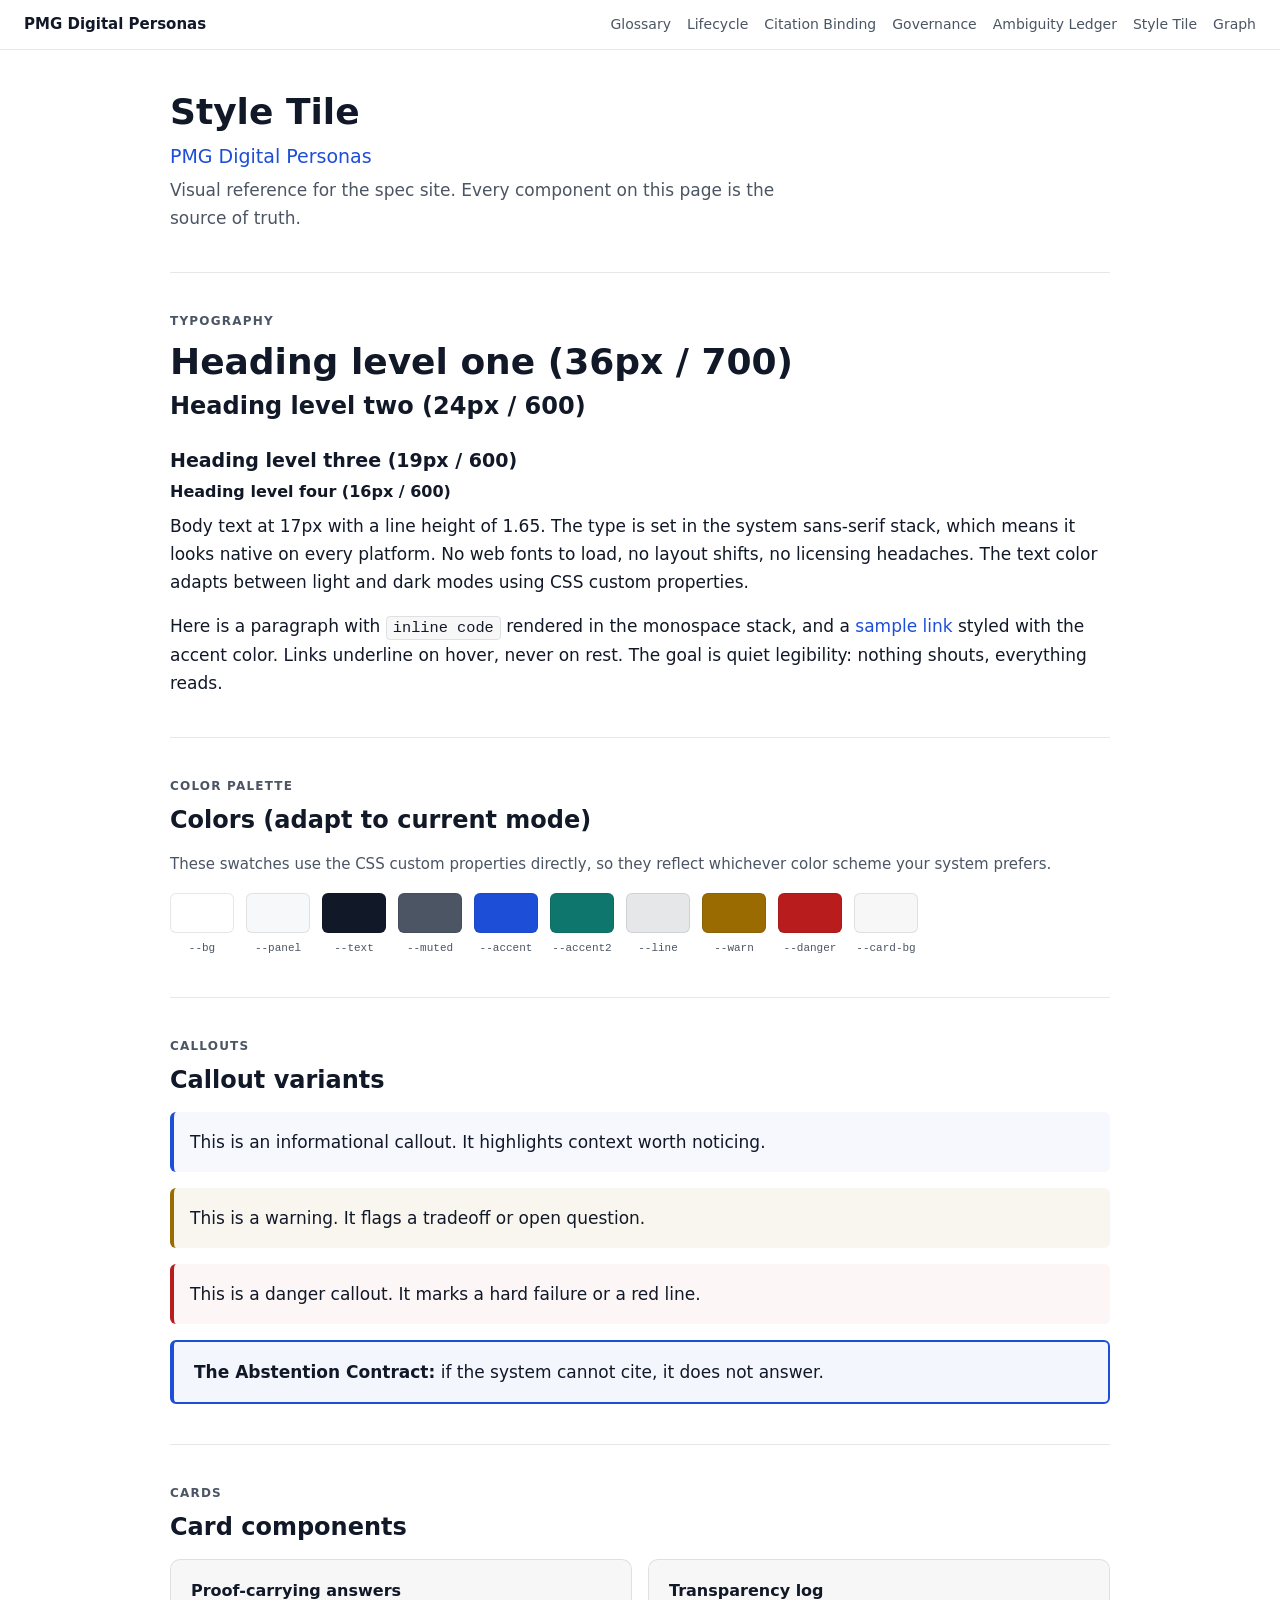
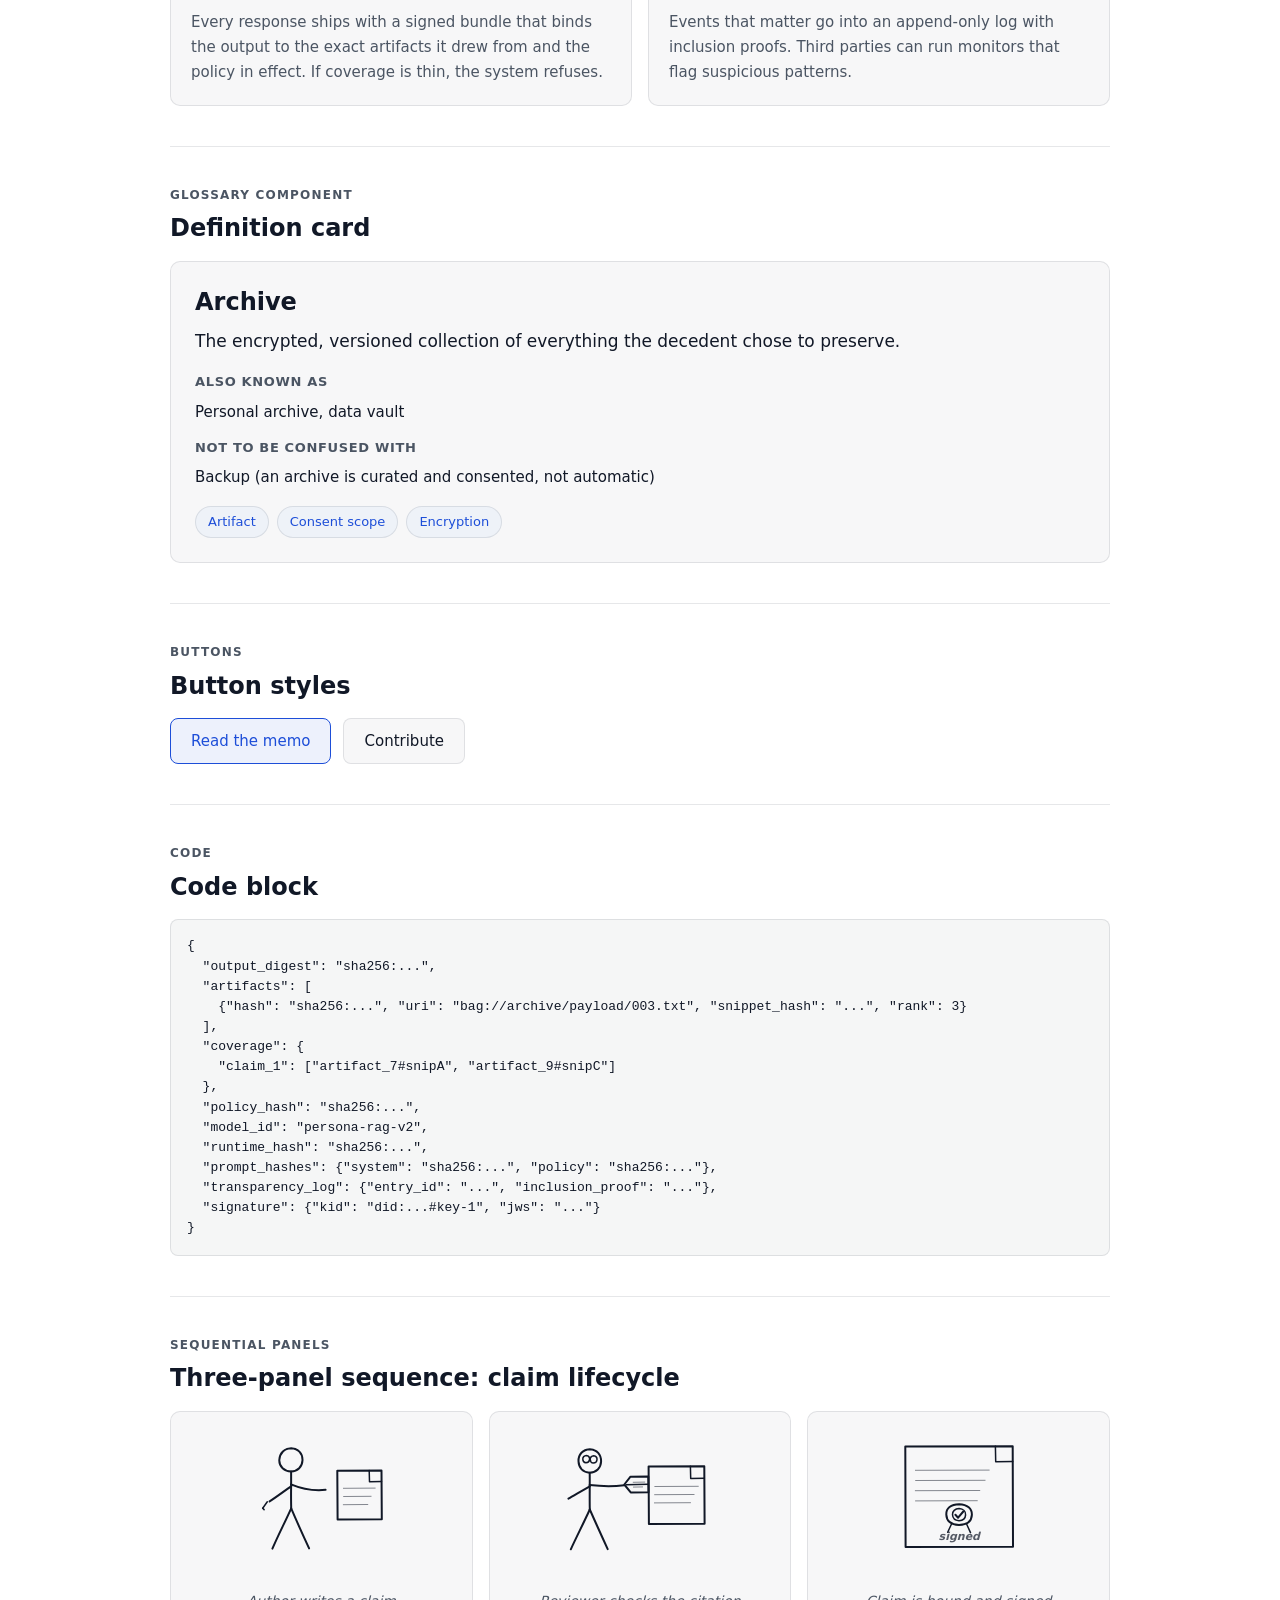
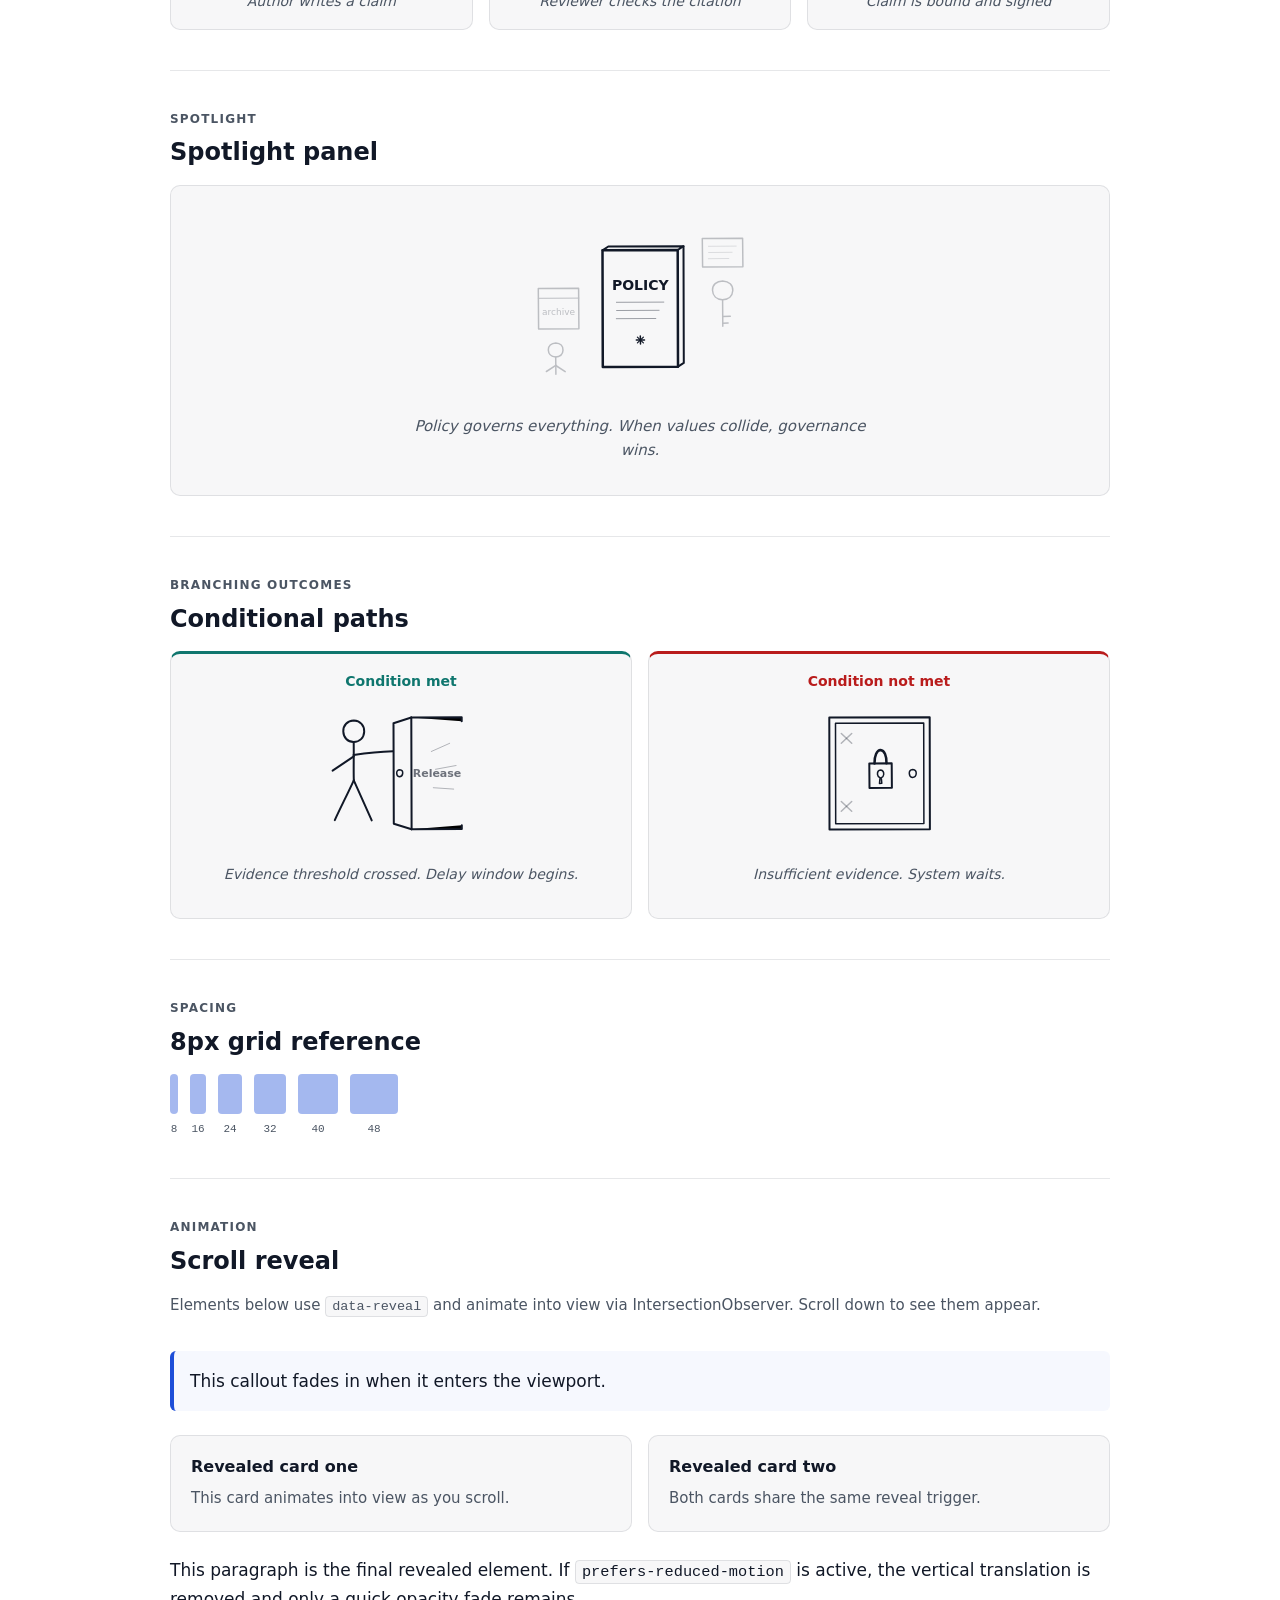
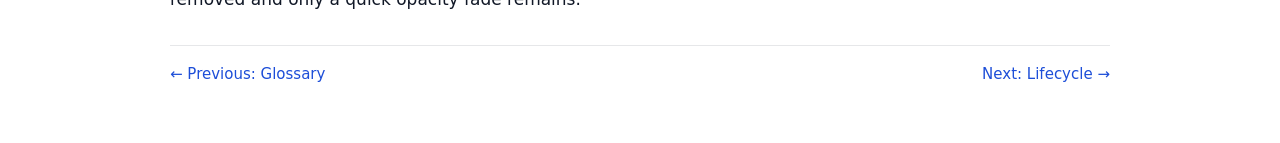
<file: style-tile.html>
<!doctype html>
<html lang="en">
<head>
  <meta charset="utf-8">
  <meta name="viewport" content="width=device-width, initial-scale=1">
  <title>Style Tile: PMG Digital Personas</title>
  <meta name="description" content="Visual reference and component library for the PMG Digital Personas spec site.">
  <meta name="theme-color" content="#0b0f14">
  <link rel="stylesheet" href="style.css">
</head>
<body>

<!-- ============================================================
     12. Global navigation bar
     ============================================================ -->
<header class="global-nav">
  <a href="index.html" class="site-name">PMG Digital Personas</a>
  <nav aria-label="Spec pages">
    <a href="spec/glossary.html">Glossary</a>
    <a href="spec/lifecycle.html">Lifecycle</a>
    <a href="spec/citation-binding.html">Citation&nbsp;Binding</a>
    <a href="spec/governance.html">Governance</a>
    <a href="spec/ambiguities.html">Ambiguity&nbsp;Ledger</a>
    <a href="style-tile.html" aria-current="page">Style&nbsp;Tile</a>
    <a href="graph.html">Graph</a>
  </nav>
</header>

<main class="wrap">

  <!-- ============================================================
       1. Page header
       ============================================================ -->
  <section class="section" style="margin-top:0">
    <h1>Style Tile</h1>
    <p style="font-size:19px;color:var(--accent);margin-bottom:4px;">PMG Digital Personas</p>
    <p style="color:var(--muted);max-width:60ch;">Visual reference for the spec site. Every component on this page is the source of truth.</p>
  </section>

  <!-- ============================================================
       2. Typography samples
       ============================================================ -->
  <section class="section">
    <span class="section-label">Typography</span>
    <h1>Heading level one (36px / 700)</h1>
    <h2>Heading level two (24px / 600)</h2>
    <h3>Heading level three (19px / 600)</h3>
    <h4>Heading level four (16px / 600)</h4>
    <p>
      Body text at 17px with a line height of 1.65. The type is set in the system sans-serif stack, which means it looks native on every platform. No web fonts to load, no layout shifts, no licensing headaches. The text color adapts between light and dark modes using CSS custom properties.
    </p>
    <p>
      Here is a paragraph with <code>inline code</code> rendered in the monospace stack, and a <a href="#">sample link</a> styled with the accent color. Links underline on hover, never on rest. The goal is quiet legibility: nothing shouts, everything reads.
    </p>
  </section>

  <!-- ============================================================
       3. Color swatches
       ============================================================ -->
  <section class="section">
    <span class="section-label">Color palette</span>
    <h2>Colors (adapt to current mode)</h2>
    <p style="color:var(--muted);font-size:15px;">These swatches use the CSS custom properties directly, so they reflect whichever color scheme your system prefers.</p>
    <div class="swatch-grid">
      <div class="swatch">
        <div class="swatch-block" style="background:var(--bg);"></div>
        <span class="swatch-label">--bg</span>
      </div>
      <div class="swatch">
        <div class="swatch-block" style="background:var(--panel);"></div>
        <span class="swatch-label">--panel</span>
      </div>
      <div class="swatch">
        <div class="swatch-block" style="background:var(--text);"></div>
        <span class="swatch-label">--text</span>
      </div>
      <div class="swatch">
        <div class="swatch-block" style="background:var(--muted);"></div>
        <span class="swatch-label">--muted</span>
      </div>
      <div class="swatch">
        <div class="swatch-block" style="background:var(--accent);"></div>
        <span class="swatch-label">--accent</span>
      </div>
      <div class="swatch">
        <div class="swatch-block" style="background:var(--accent2);"></div>
        <span class="swatch-label">--accent2</span>
      </div>
      <div class="swatch">
        <div class="swatch-block" style="background:var(--line);"></div>
        <span class="swatch-label">--line</span>
      </div>
      <div class="swatch">
        <div class="swatch-block" style="background:var(--warn);"></div>
        <span class="swatch-label">--warn</span>
      </div>
      <div class="swatch">
        <div class="swatch-block" style="background:var(--danger);"></div>
        <span class="swatch-label">--danger</span>
      </div>
      <div class="swatch">
        <div class="swatch-block" style="background:var(--card-bg);"></div>
        <span class="swatch-label">--card-bg</span>
      </div>
    </div>
  </section>

  <!-- ============================================================
       4. Callout boxes
       ============================================================ -->
  <section class="section">
    <span class="section-label">Callouts</span>
    <h2>Callout variants</h2>

    <div class="callout">
      <p>This is an informational callout. It highlights context worth noticing.</p>
    </div>

    <div class="callout warn">
      <p>This is a warning. It flags a tradeoff or open question.</p>
    </div>

    <div class="callout danger">
      <p>This is a danger callout. It marks a hard failure or a red line.</p>
    </div>

    <div class="callout contract">
      <p><strong>The Abstention Contract:</strong> if the system cannot cite, it does not answer.</p>
    </div>
  </section>

  <!-- ============================================================
       5. Cards
       ============================================================ -->
  <section class="section">
    <span class="section-label">Cards</span>
    <h2>Card components</h2>
    <div class="card-grid">
      <div class="card">
        <h4>Proof-carrying answers</h4>
        <p>Every response ships with a signed bundle that binds the output to the exact artifacts it drew from and the policy in effect. If coverage is thin, the system refuses.</p>
      </div>
      <div class="card">
        <h4>Transparency log</h4>
        <p>Events that matter go into an append-only log with inclusion proofs. Third parties can run monitors that flag suspicious patterns.</p>
      </div>
    </div>
  </section>

  <!-- ============================================================
       6. Definition card
       ============================================================ -->
  <section class="section">
    <span class="section-label">Glossary component</span>
    <h2>Definition card</h2>
    <div class="definition-card">
      <h3 class="term">Archive</h3>
      <p class="definition">The encrypted, versioned collection of everything the decedent chose to preserve.</p>
      <div class="meta-row">
        <span class="meta-label">Also known as</span>
        <span class="meta-value">Personal archive, data vault</span>
      </div>
      <div class="meta-row">
        <span class="meta-label">Not to be confused with</span>
        <span class="meta-value">Backup (an archive is curated and consented, not automatic)</span>
      </div>
      <div class="cross-links">
        <a href="#" class="pill">Artifact</a>
        <a href="#" class="pill">Consent scope</a>
        <a href="#" class="pill">Encryption</a>
      </div>
    </div>
  </section>

  <!-- ============================================================
       7. Buttons
       ============================================================ -->
  <section class="section">
    <span class="section-label">Buttons</span>
    <h2>Button styles</h2>
    <div class="btn-group">
      <a href="#" class="btn primary">Read the memo</a>
      <a href="#" class="btn">Contribute</a>
    </div>
  </section>

  <!-- ============================================================
       8. Code block
       ============================================================ -->
  <section class="section">
    <span class="section-label">Code</span>
    <h2>Code block</h2>
    <pre><code>{
  "output_digest": "sha256:...",
  "artifacts": [
    {"hash": "sha256:...", "uri": "bag://archive/payload/003.txt", "snippet_hash": "...", "rank": 3}
  ],
  "coverage": {
    "claim_1": ["artifact_7#snipA", "artifact_9#snipC"]
  },
  "policy_hash": "sha256:...",
  "model_id": "persona-rag-v2",
  "runtime_hash": "sha256:...",
  "prompt_hashes": {"system": "sha256:...", "policy": "sha256:..."},
  "transparency_log": {"entry_id": "...", "inclusion_proof": "..."},
  "signature": {"kid": "did:...#key-1", "jws": "..."}
}</code></pre>
  </section>

  <!-- ============================================================
       9. Sequential panel comic (3-panel)
       ============================================================ -->
  <section class="section">
    <span class="section-label">Sequential panels</span>
    <h2>Three-panel sequence: claim lifecycle</h2>
    <div class="panel-sequence">

      <!-- Panel 1: Author writes a claim -->
      <div class="panel">
        <svg width="200" height="150" viewBox="0 0 200 150" xmlns="http://www.w3.org/2000/svg" role="img" aria-label="Stick figure author writing on a paper note">
          <!-- Author stick figure -->
          <!-- Head (wobbly circle) -->
          <path d="M 58.3 32 C 58.6 25.3 63.1 20.5 70.2 20.3 C 77.4 20.6 81.7 25.4 81.5 32.2 C 81.2 38.8 76.8 43.3 70.1 43.5 C 63.4 43.2 58.1 38.7 58.3 32 Z" fill="none" stroke="currentColor" stroke-width="2" stroke-linecap="round" stroke-linejoin="round"/>
          <!-- Body -->
          <path d="M 70.1 43.5 C 70.3 55.2 69.8 67.4 70.2 80.3" fill="none" stroke="currentColor" stroke-width="2" stroke-linecap="round"/>
          <!-- Left arm reaching toward note -->
          <path d="M 70.0 56.3 C 80.4 60.7 91.2 63.1 104.6 61.8" fill="none" stroke="currentColor" stroke-width="2" stroke-linecap="round"/>
          <!-- Right arm holding pencil -->
          <path d="M 70.3 58.1 C 61.7 64.3 54.2 69.8 48.6 73.4" fill="none" stroke="currentColor" stroke-width="2" stroke-linecap="round"/>
          <!-- Left leg -->
          <path d="M 70.2 80.3 C 63.8 94.6 57.1 107.3 51.4 120.7" fill="none" stroke="currentColor" stroke-width="2" stroke-linecap="round"/>
          <!-- Right leg -->
          <path d="M 70.2 80.3 C 76.5 95.1 82.3 107.8 88.1 120.4" fill="none" stroke="currentColor" stroke-width="2" stroke-linecap="round"/>
          <!-- Pencil mark near hand -->
          <path d="M 46.3 73.8 L 41.7 80.2" stroke="currentColor" stroke-width="1.5" stroke-linecap="round"/>
          <path d="M 41.7 80.2 L 43.1 81.6" stroke="currentColor" stroke-width="1.5" stroke-linecap="round"/>
          <!-- Paper note (rectangle with folded corner) -->
          <path d="M 116.3 42.7 L 160.5 42.4 L 160.8 91.3 L 116.6 91.6 Z" fill="none" stroke="currentColor" stroke-width="2" stroke-linecap="round" stroke-linejoin="round"/>
          <!-- Folded corner -->
          <path d="M 148.2 42.4 L 148.5 53.8 L 160.5 53.5" fill="none" stroke="currentColor" stroke-width="1.5" stroke-linecap="round" stroke-linejoin="round"/>
          <!-- Lines on paper -->
          <path d="M 122.4 60.3 L 154.2 60.1" stroke="currentColor" stroke-width="1" stroke-linecap="round" opacity="0.5"/>
          <path d="M 122.6 68.5 L 150.1 68.3" stroke="currentColor" stroke-width="1" stroke-linecap="round" opacity="0.5"/>
          <path d="M 122.3 76.7 L 146.8 76.5" stroke="currentColor" stroke-width="1" stroke-linecap="round" opacity="0.5"/>
        </svg>
        <div class="caption">Author writes a claim</div>
      </div>

      <!-- Panel 2: Reviewer checks the citation -->
      <div class="panel">
        <svg width="200" height="150" viewBox="0 0 200 150" xmlns="http://www.w3.org/2000/svg" role="img" aria-label="Stick figure reviewer with glasses examining a tag on a paper note">
          <!-- Reviewer stick figure -->
          <!-- Head (wobbly circle) -->
          <path d="M 38.5 33.3 C 38.2 26.5 42.9 21.4 49.8 21.2 C 56.9 21.5 61.3 26.7 61.1 33.5 C 60.8 40.1 56.4 44.5 49.6 44.7 C 43.0 44.4 38.7 39.9 38.5 33.3 Z" fill="none" stroke="currentColor" stroke-width="2" stroke-linecap="round" stroke-linejoin="round"/>
          <!-- Glasses (two small circles + bridge) -->
          <path d="M 42.8 31.2 C 42.6 29.1 44.2 27.6 46.3 27.5 C 48.4 27.7 49.8 29.3 49.6 31.4 C 49.4 33.4 47.9 34.7 45.9 34.8 C 43.9 34.6 42.9 33.2 42.8 31.2 Z" fill="none" stroke="currentColor" stroke-width="1.5" stroke-linecap="round"/>
          <path d="M 50.2 31.5 C 50.0 29.4 51.6 27.9 53.7 27.8 C 55.8 28.0 57.2 29.6 57.0 31.7 C 56.8 33.7 55.3 35.0 53.3 35.1 C 51.3 34.9 50.3 33.5 50.2 31.5 Z" fill="none" stroke="currentColor" stroke-width="1.5" stroke-linecap="round"/>
          <path d="M 49.6 30.8 L 50.2 30.6" stroke="currentColor" stroke-width="1.2" stroke-linecap="round"/>
          <!-- Body -->
          <path d="M 49.7 44.7 C 49.9 56.9 49.5 68.3 49.8 81.5" fill="none" stroke="currentColor" stroke-width="2" stroke-linecap="round"/>
          <!-- Left arm -->
          <path d="M 49.8 58.3 C 40.2 63.7 33.5 67.8 28.4 70.6" fill="none" stroke="currentColor" stroke-width="2" stroke-linecap="round"/>
          <!-- Right arm reaching toward tag -->
          <path d="M 49.6 57.1 C 60.8 58.4 72.3 58.8 84.1 57.3" fill="none" stroke="currentColor" stroke-width="2" stroke-linecap="round"/>
          <!-- Left leg -->
          <path d="M 49.8 81.5 C 43.2 95.8 36.7 108.5 30.8 121.3" fill="none" stroke="currentColor" stroke-width="2" stroke-linecap="round"/>
          <!-- Right leg -->
          <path d="M 49.8 81.5 C 56.3 96.2 62.1 108.9 67.7 121.1" fill="none" stroke="currentColor" stroke-width="2" stroke-linecap="round"/>
          <!-- Paper note -->
          <path d="M 108.6 38.5 L 164.3 38.2 L 164.6 95.7 L 108.9 96.0 Z" fill="none" stroke="currentColor" stroke-width="2" stroke-linecap="round" stroke-linejoin="round"/>
          <!-- Folded corner -->
          <path d="M 150.4 38.2 L 150.7 50.6 L 164.3 50.3" fill="none" stroke="currentColor" stroke-width="1.5" stroke-linecap="round" stroke-linejoin="round"/>
          <!-- Tag/ribbon attached to paper -->
          <path d="M 86.3 56.8 L 108.2 56.3" stroke="currentColor" stroke-width="1.5" stroke-linecap="round"/>
          <path d="M 90.5 48.7 L 108.3 48.5 L 108.5 64.2 L 90.7 64.4 L 84.3 56.5 Z" fill="none" stroke="currentColor" stroke-width="2" stroke-linecap="round" stroke-linejoin="round"/>
          <!-- Tag text lines -->
          <path d="M 93.2 54.3 L 104.8 54.1" stroke="currentColor" stroke-width="1" stroke-linecap="round" opacity="0.5"/>
          <path d="M 93.4 59.1 L 102.6 58.9" stroke="currentColor" stroke-width="1" stroke-linecap="round" opacity="0.5"/>
          <!-- Lines on paper -->
          <path d="M 114.8 58.5 L 158.3 58.3" stroke="currentColor" stroke-width="1" stroke-linecap="round" opacity="0.5"/>
          <path d="M 114.6 66.7 L 154.1 66.5" stroke="currentColor" stroke-width="1" stroke-linecap="round" opacity="0.5"/>
          <path d="M 114.4 74.9 L 150.5 74.7" stroke="currentColor" stroke-width="1" stroke-linecap="round" opacity="0.5"/>
        </svg>
        <div class="caption">Reviewer checks the citation</div>
      </div>

      <!-- Panel 3: Claim is bound and signed -->
      <div class="panel">
        <svg width="200" height="150" viewBox="0 0 200 150" xmlns="http://www.w3.org/2000/svg" role="img" aria-label="Paper note with a seal and checkmark, signed">
          <!-- Paper note (centered, larger) -->
          <path d="M 46.3 18.5 L 153.7 18.2 L 154.0 118.7 L 46.6 119.0 Z" fill="none" stroke="currentColor" stroke-width="2" stroke-linecap="round" stroke-linejoin="round"/>
          <!-- Folded corner -->
          <path d="M 136.4 18.2 L 136.7 33.8 L 153.7 33.5" fill="none" stroke="currentColor" stroke-width="1.5" stroke-linecap="round" stroke-linejoin="round"/>
          <!-- Text lines on paper -->
          <path d="M 56.4 42.3 L 130.2 42.1" stroke="currentColor" stroke-width="1" stroke-linecap="round" opacity="0.5"/>
          <path d="M 56.6 52.5 L 126.1 52.3" stroke="currentColor" stroke-width="1" stroke-linecap="round" opacity="0.5"/>
          <path d="M 56.3 62.7 L 120.8 62.5" stroke="currentColor" stroke-width="1" stroke-linecap="round" opacity="0.5"/>
          <path d="M 56.5 72.9 L 118.3 72.7" stroke="currentColor" stroke-width="1" stroke-linecap="round" opacity="0.5"/>
          <!-- Seal / clip at the bottom -->
          <path d="M 87.3 86.5 C 87.1 80.2 91.8 76.4 100.2 76.2 C 108.4 76.5 113.1 80.7 112.9 86.8 C 112.6 93.1 108.0 96.8 100.0 97.0 C 92.1 96.7 87.5 92.8 87.3 86.5 Z" fill="none" stroke="currentColor" stroke-width="2" stroke-linecap="round" stroke-linejoin="round"/>
          <!-- Inner circle of seal -->
          <path d="M 93.5 86.7 C 93.3 83.2 96.0 80.8 100.1 80.6 C 104.3 80.9 106.8 83.5 106.6 86.9 C 106.4 90.3 103.8 92.5 100.0 92.7 C 96.2 92.4 93.7 90.1 93.5 86.7 Z" fill="none" stroke="currentColor" stroke-width="1.5" stroke-linecap="round" stroke-linejoin="round"/>
          <!-- Checkmark inside seal -->
          <path d="M 96.4 86.8 L 99.1 89.7 L 104.3 83.5" fill="none" stroke="currentColor" stroke-width="2" stroke-linecap="round" stroke-linejoin="round"/>
          <!-- "signed" label -->
          <text x="100.3" y="111.5" text-anchor="middle" fill="currentColor" font-size="11" font-weight="600" font-style="italic" opacity="0.7">signed</text>
          <!-- Small ribbon lines from seal -->
          <path d="M 92.4 96.2 L 88.7 104.3" stroke="currentColor" stroke-width="1.5" stroke-linecap="round"/>
          <path d="M 107.8 96.5 L 111.5 104.6" stroke="currentColor" stroke-width="1.5" stroke-linecap="round"/>
        </svg>
        <div class="caption">Claim is bound and signed</div>
      </div>

    </div>
  </section>

  <!-- ============================================================
       10. Spotlight panel
       ============================================================ -->
  <section class="section">
    <span class="section-label">Spotlight</span>
    <h2>Spotlight panel</h2>
    <div class="panel-spotlight">
      <svg width="240" height="180" viewBox="0 0 240 180" xmlns="http://www.w3.org/2000/svg" role="img" aria-label="A policy rulebook in the center with faded surrounding elements">
        <!-- Faded background element: small archive box (left) -->
        <g class="faded">
          <path d="M 18.3 70.5 L 58.6 70.2 L 58.9 110.7 L 18.6 111.0 Z" fill="none" stroke="currentColor" stroke-width="1.5" stroke-linecap="round" stroke-linejoin="round"/>
          <path d="M 18.3 80.3 L 58.9 80.1" stroke="currentColor" stroke-width="1" stroke-linecap="round"/>
          <text x="38.5" y="97" text-anchor="middle" fill="currentColor" font-size="9">archive</text>
        </g>
        <!-- Faded background element: small key (right) -->
        <g class="faded">
          <path d="M 192.5 72.3 C 192.3 66.8 196.4 63.1 202.7 62.9 C 209.1 63.2 213.0 67.1 212.8 72.5 C 212.5 78.0 208.6 81.5 202.5 81.7 C 196.5 81.4 192.7 77.7 192.5 72.3 Z" fill="none" stroke="currentColor" stroke-width="1.5" stroke-linecap="round"/>
          <path d="M 202.6 81.7 L 202.8 108.3" stroke="currentColor" stroke-width="1.5" stroke-linecap="round"/>
          <path d="M 202.7 98.5 L 210.3 98.3" stroke="currentColor" stroke-width="1.5" stroke-linecap="round"/>
          <path d="M 202.8 105.2 L 208.1 105.0" stroke="currentColor" stroke-width="1.5" stroke-linecap="round"/>
        </g>
        <!-- Faded background element: small log (top right) -->
        <g class="faded">
          <path d="M 182.3 20.5 L 222.6 20.2 L 222.9 48.7 L 182.6 49.0 Z" fill="none" stroke="currentColor" stroke-width="1.5" stroke-linecap="round" stroke-linejoin="round"/>
          <path d="M 188.4 28.3 L 216.2 28.1" stroke="currentColor" stroke-width="0.8" stroke-linecap="round" opacity="0.6"/>
          <path d="M 188.6 34.5 L 212.1 34.3" stroke="currentColor" stroke-width="0.8" stroke-linecap="round" opacity="0.6"/>
          <path d="M 188.3 40.7 L 208.8 40.5" stroke="currentColor" stroke-width="0.8" stroke-linecap="round" opacity="0.6"/>
        </g>
        <!-- Faded background element: small person (bottom left) -->
        <g class="faded">
          <path d="M 28.3 132 C 28.1 127.8 31.2 125.1 35.8 124.9 C 40.3 125.2 43.2 128.0 43.0 132.2 C 42.8 136.2 39.8 138.7 35.6 138.9 C 31.4 138.6 28.5 136.0 28.3 132.0 Z" fill="none" stroke="currentColor" stroke-width="1.5" stroke-linecap="round"/>
          <path d="M 35.7 138.9 L 35.9 156.3" stroke="currentColor" stroke-width="1.5" stroke-linecap="round"/>
          <path d="M 35.8 147.3 L 26.4 153.5" stroke="currentColor" stroke-width="1.5" stroke-linecap="round"/>
          <path d="M 35.8 147.5 L 45.2 153.7" stroke="currentColor" stroke-width="1.5" stroke-linecap="round"/>
        </g>
        <!-- Central: Policy rulebook -->
        <path d="M 82.5 32.3 L 157.7 32.0 L 158.0 148.7 L 82.8 149.0 Z" fill="none" stroke="currentColor" stroke-width="2.5" stroke-linecap="round" stroke-linejoin="round"/>
        <!-- Book spine -->
        <path d="M 82.5 32.3 L 88.3 28.5 L 163.5 28.2 L 157.7 32.0" fill="none" stroke="currentColor" stroke-width="2" stroke-linecap="round" stroke-linejoin="round"/>
        <path d="M 163.5 28.2 L 163.8 144.9 L 158.0 148.7" fill="none" stroke="currentColor" stroke-width="2" stroke-linecap="round" stroke-linejoin="round"/>
        <!-- Title on book -->
        <text x="120.3" y="72" text-anchor="middle" fill="currentColor" font-size="14" font-weight="700">POLICY</text>
        <!-- Decorative lines on book cover -->
        <path d="M 96.4 84.3 L 143.8 84.1" stroke="currentColor" stroke-width="1" stroke-linecap="round" opacity="0.4"/>
        <path d="M 96.6 92.5 L 139.1 92.3" stroke="currentColor" stroke-width="1" stroke-linecap="round" opacity="0.4"/>
        <path d="M 96.3 100.7 L 135.8 100.5" stroke="currentColor" stroke-width="1" stroke-linecap="round" opacity="0.4"/>
        <!-- Small star/asterisk on book -->
        <path d="M 120.3 118 L 120.5 126" stroke="currentColor" stroke-width="1.5" stroke-linecap="round"/>
        <path d="M 116.3 122 L 124.5 122" stroke="currentColor" stroke-width="1.5" stroke-linecap="round"/>
        <path d="M 117.4 119.1 L 123.4 124.9" stroke="currentColor" stroke-width="1.2" stroke-linecap="round"/>
        <path d="M 123.4 119.1 L 117.4 124.9" stroke="currentColor" stroke-width="1.2" stroke-linecap="round"/>
      </svg>
      <p class="caption">Policy governs everything. When values collide, governance wins.</p>
    </div>
  </section>

  <!-- ============================================================
       11. Branching outcomes panel pair
       ============================================================ -->
  <section class="section">
    <span class="section-label">Branching outcomes</span>
    <h2>Conditional paths</h2>
    <div class="branch-grid">

      <!-- Left: Condition met -->
      <div class="panel-branch met">
        <div class="branch-label">Condition met</div>
        <svg width="200" height="150" viewBox="0 0 200 150" xmlns="http://www.w3.org/2000/svg" role="img" aria-label="Trustee stick figure opening a door labeled Release">
          <!-- Trustee stick figure -->
          <!-- Head -->
          <path d="M 42.3 30.5 C 42.1 24.2 46.4 19.8 52.8 19.6 C 59.3 19.9 63.4 24.5 63.2 30.7 C 62.9 36.8 58.7 40.9 52.6 41.1 C 46.6 40.8 42.5 36.6 42.3 30.5 Z" fill="none" stroke="currentColor" stroke-width="2" stroke-linecap="round" stroke-linejoin="round"/>
          <!-- Body -->
          <path d="M 52.7 41.1 C 52.9 53.8 52.5 66.2 52.8 79.3" fill="none" stroke="currentColor" stroke-width="2" stroke-linecap="round"/>
          <!-- Left arm -->
          <path d="M 52.8 55.3 C 44.2 61.1 37.4 65.8 31.6 69.7" fill="none" stroke="currentColor" stroke-width="2" stroke-linecap="round"/>
          <!-- Right arm reaching to door -->
          <path d="M 52.6 54.1 C 63.8 52.4 76.3 50.8 92.1 50.3" fill="none" stroke="currentColor" stroke-width="2" stroke-linecap="round"/>
          <!-- Left leg -->
          <path d="M 52.8 79.3 C 46.2 93.6 39.7 106.3 33.8 119.1" fill="none" stroke="currentColor" stroke-width="2" stroke-linecap="round"/>
          <!-- Right leg -->
          <path d="M 52.8 79.3 C 59.3 93.9 65.1 106.6 70.7 119.4" fill="none" stroke="currentColor" stroke-width="2" stroke-linecap="round"/>
          <!-- Door (open, perspective) -->
          <path d="M 110.3 16.5 L 110.6 128.3" stroke="currentColor" stroke-width="2" stroke-linecap="round"/>
          <!-- Open door leaf (angled) -->
          <path d="M 110.3 16.5 L 92.5 22.3 L 92.8 122.7 L 110.6 128.3" fill="none" stroke="currentColor" stroke-width="2" stroke-linecap="round" stroke-linejoin="round"/>
          <!-- Door frame right side -->
          <path d="M 110.3 16.5 L 160.7 16.2 L 160.7 20.3" stroke="currentColor" stroke-width="2" stroke-linecap="round" stroke-linejoin="round"/>
          <path d="M 110.6 128.3 L 160.8 128.0 L 160.8 124.3" stroke="currentColor" stroke-width="2" stroke-linecap="round" stroke-linejoin="round"/>
          <!-- Door handle -->
          <path d="M 95.7 72.3 C 95.5 70.2 96.8 68.8 98.8 68.7 C 100.7 68.9 101.9 70.4 101.7 72.4 C 101.5 74.3 100.1 75.6 98.3 75.7 C 96.5 75.5 95.8 74.2 95.7 72.3 Z" fill="none" stroke="currentColor" stroke-width="1.5" stroke-linecap="round"/>
          <!-- "Release" label on door frame -->
          <text x="136" y="76" text-anchor="middle" fill="currentColor" font-size="11" font-weight="600" opacity="0.6">Release</text>
          <!-- Light rays coming through door -->
          <path d="M 130.3 50.5 L 148.7 42.3" stroke="currentColor" stroke-width="1" stroke-linecap="round" opacity="0.3"/>
          <path d="M 134.5 68.3 L 155.1 64.5" stroke="currentColor" stroke-width="1" stroke-linecap="round" opacity="0.3"/>
          <path d="M 132.3 86.7 L 152.7 88.1" stroke="currentColor" stroke-width="1" stroke-linecap="round" opacity="0.3"/>
        </svg>
        <p class="caption">Evidence threshold crossed. Delay window begins.</p>
      </div>

      <!-- Right: Condition not met -->
      <div class="panel-branch not-met">
        <div class="branch-label">Condition not met</div>
        <svg width="200" height="150" viewBox="0 0 200 150" xmlns="http://www.w3.org/2000/svg" role="img" aria-label="A closed door with a lock">
          <!-- Door frame -->
          <path d="M 50.3 16.5 L 150.7 16.2 L 150.9 128.3 L 50.5 128.6 Z" fill="none" stroke="currentColor" stroke-width="2" stroke-linecap="round" stroke-linejoin="round"/>
          <!-- Door surface (closed) -->
          <path d="M 56.5 22.3 L 144.7 22.0 L 144.9 122.5 L 56.7 122.8 Z" fill="none" stroke="currentColor" stroke-width="1.5" stroke-linecap="round" stroke-linejoin="round"/>
          <!-- Door handle -->
          <path d="M 130.3 72.5 C 130.1 70.2 131.6 68.6 133.8 68.4 C 136.0 68.7 137.4 70.4 137.2 72.7 C 137.0 74.8 135.4 76.3 133.4 76.5 C 131.4 76.2 130.4 74.7 130.3 72.5 Z" fill="none" stroke="currentColor" stroke-width="1.5" stroke-linecap="round"/>
          <!-- Lock (padlock shape) -->
          <path d="M 90.3 62.5 L 112.7 62.2 L 112.9 86.7 L 90.5 87.0 Z" fill="none" stroke="currentColor" stroke-width="2" stroke-linecap="round" stroke-linejoin="round"/>
          <!-- Lock shackle -->
          <path d="M 95.5 62.5 C 95.3 54.8 97.8 49.3 101.6 49.1 C 105.4 49.4 107.7 55.0 107.5 62.3" fill="none" stroke="currentColor" stroke-width="2.5" stroke-linecap="round" stroke-linejoin="round"/>
          <!-- Keyhole -->
          <path d="M 98.5 73.3 C 98.3 70.8 99.8 69.1 101.7 68.9 C 103.6 69.2 104.9 71.0 104.7 73.5 C 104.5 75.2 103.6 76.3 102.3 76.8 L 102.8 82.3 L 100.5 82.4 L 101.0 76.7 C 99.6 76.1 98.7 74.9 98.5 73.3 Z" fill="none" stroke="currentColor" stroke-width="1.5" stroke-linecap="round" stroke-linejoin="round"/>
          <!-- X marks (denied) -->
          <path d="M 62.3 32.5 L 72.7 42.3" stroke="currentColor" stroke-width="1.5" stroke-linecap="round" opacity="0.3"/>
          <path d="M 72.7 32.5 L 62.3 42.3" stroke="currentColor" stroke-width="1.5" stroke-linecap="round" opacity="0.3"/>
          <path d="M 62.3 100.5 L 72.7 110.3" stroke="currentColor" stroke-width="1.5" stroke-linecap="round" opacity="0.3"/>
          <path d="M 72.7 100.5 L 62.3 110.3" stroke="currentColor" stroke-width="1.5" stroke-linecap="round" opacity="0.3"/>
        </svg>
        <p class="caption">Insufficient evidence. System waits.</p>
      </div>

    </div>
  </section>

  <!-- ============================================================
       14. Spacing grid reference
       ============================================================ -->
  <section class="section">
    <span class="section-label">Spacing</span>
    <h2>8px grid reference</h2>
    <div class="spacing-row">
      <div class="spacing-box">
        <div class="spacing-block" style="width:8px;"></div>
        <span class="spacing-label">8</span>
      </div>
      <div class="spacing-box">
        <div class="spacing-block" style="width:16px;"></div>
        <span class="spacing-label">16</span>
      </div>
      <div class="spacing-box">
        <div class="spacing-block" style="width:24px;"></div>
        <span class="spacing-label">24</span>
      </div>
      <div class="spacing-box">
        <div class="spacing-block" style="width:32px;"></div>
        <span class="spacing-label">32</span>
      </div>
      <div class="spacing-box">
        <div class="spacing-block" style="width:40px;"></div>
        <span class="spacing-label">40</span>
      </div>
      <div class="spacing-box">
        <div class="spacing-block" style="width:48px;"></div>
        <span class="spacing-label">48</span>
      </div>
    </div>
  </section>

  <!-- ============================================================
       15. Scroll reveal demo
       ============================================================ -->
  <section class="section">
    <span class="section-label">Animation</span>
    <h2>Scroll reveal</h2>
    <p style="color:var(--muted);font-size:15px;">Elements below use <code>data-reveal</code> and animate into view via IntersectionObserver. Scroll down to see them appear.</p>

    <div data-reveal style="margin-top:32px;">
      <div class="callout">
        <p>This callout fades in when it enters the viewport.</p>
      </div>
    </div>

    <div data-reveal style="margin-top:24px;">
      <div class="card-grid">
        <div class="card">
          <h4>Revealed card one</h4>
          <p>This card animates into view as you scroll.</p>
        </div>
        <div class="card">
          <h4>Revealed card two</h4>
          <p>Both cards share the same reveal trigger.</p>
        </div>
      </div>
    </div>

    <div data-reveal style="margin-top:24px;">
      <p>This paragraph is the final revealed element. If <code>prefers-reduced-motion</code> is active, the vertical translation is removed and only a quick opacity fade remains.</p>
    </div>
  </section>

  <!-- ============================================================
       13. Previous / Next page links
       ============================================================ -->
  <nav class="page-nav" aria-label="Page navigation">
    <a href="#" class="prev">Previous: Glossary</a>
    <a href="#" class="next">Next: Lifecycle</a>
  </nav>

</main>

<a href="#" class="back-to-top" aria-label="Back to top" hidden>&uarr;</a>
<script src="motion.js" defer></script>
</body>
</html>
</file>
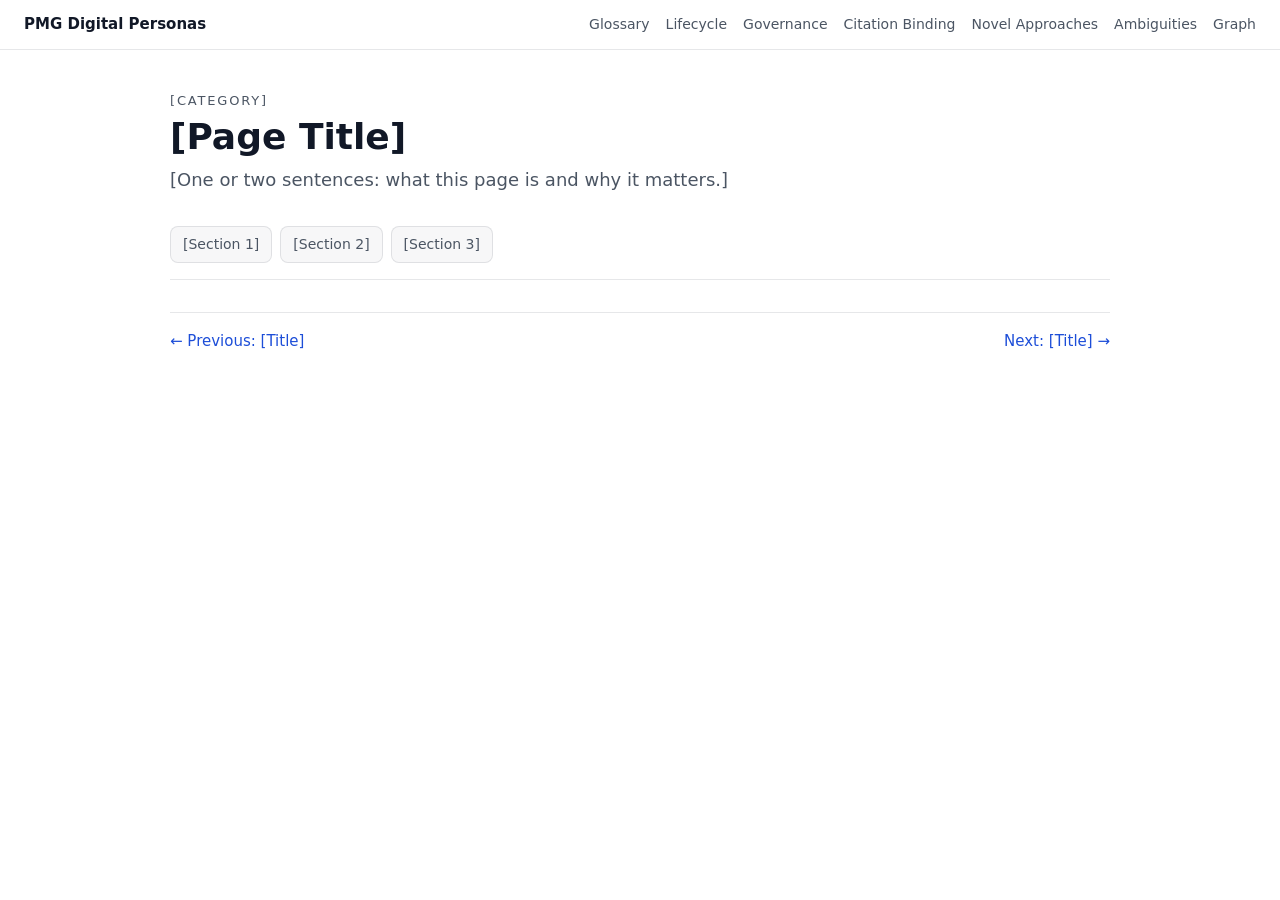
<file: spec/_template.html>
<!doctype html>
<html lang="en">
<head>
  <meta charset="utf-8">
  <meta name="viewport" content="width=device-width, initial-scale=1">
  <title>[Page Title] | PMG Digital Personas</title>
  <meta name="description" content="[Page description]">
  <meta name="theme-color" content="#0b0f14">
  <link rel="stylesheet" href="../style.css">
</head>
<body>

<!-- Hidden SVG symbol definitions (paste figures.svg content here) -->

<header class="global-nav">
  <a href="../index.html" class="site-name">PMG Digital Personas</a>
  <nav aria-label="Spec pages">
    <a href="glossary.html">Glossary</a>
    <a href="lifecycle.html">Lifecycle</a>
    <a href="governance.html">Governance</a>
    <a href="citation-binding.html">Citation Binding</a>
    <a href="novel-approaches.html">Novel Approaches</a>
    <a href="ambiguities.html">Ambiguities</a>
    <a href="../graph.html">Graph</a>
  </nav>
</header>

<main class="wrap">
  <header class="page-header">
    <div class="kicker">[Category]</div>
    <h1>[Page Title]</h1>
    <p class="page-intro">[One or two sentences: what this page is and why it matters.]</p>
  </header>

  <nav class="section-nav" aria-label="On this page">
    <a href="#section-1">[Section 1]</a>
    <a href="#section-2">[Section 2]</a>
    <a href="#section-3">[Section 3]</a>
  </nav>

  <!-- Content sections here -->

  <nav class="page-nav" aria-label="Page navigation">
    <a href="[prev].html" class="prev">Previous: [Title]</a>
    <a href="[next].html" class="next">Next: [Title]</a>
  </nav>
</main>

<a href="#" class="back-to-top" aria-label="Back to top" hidden>&uarr;</a>
<script src="../motion.js" defer></script>
</body>
</html>
</file>
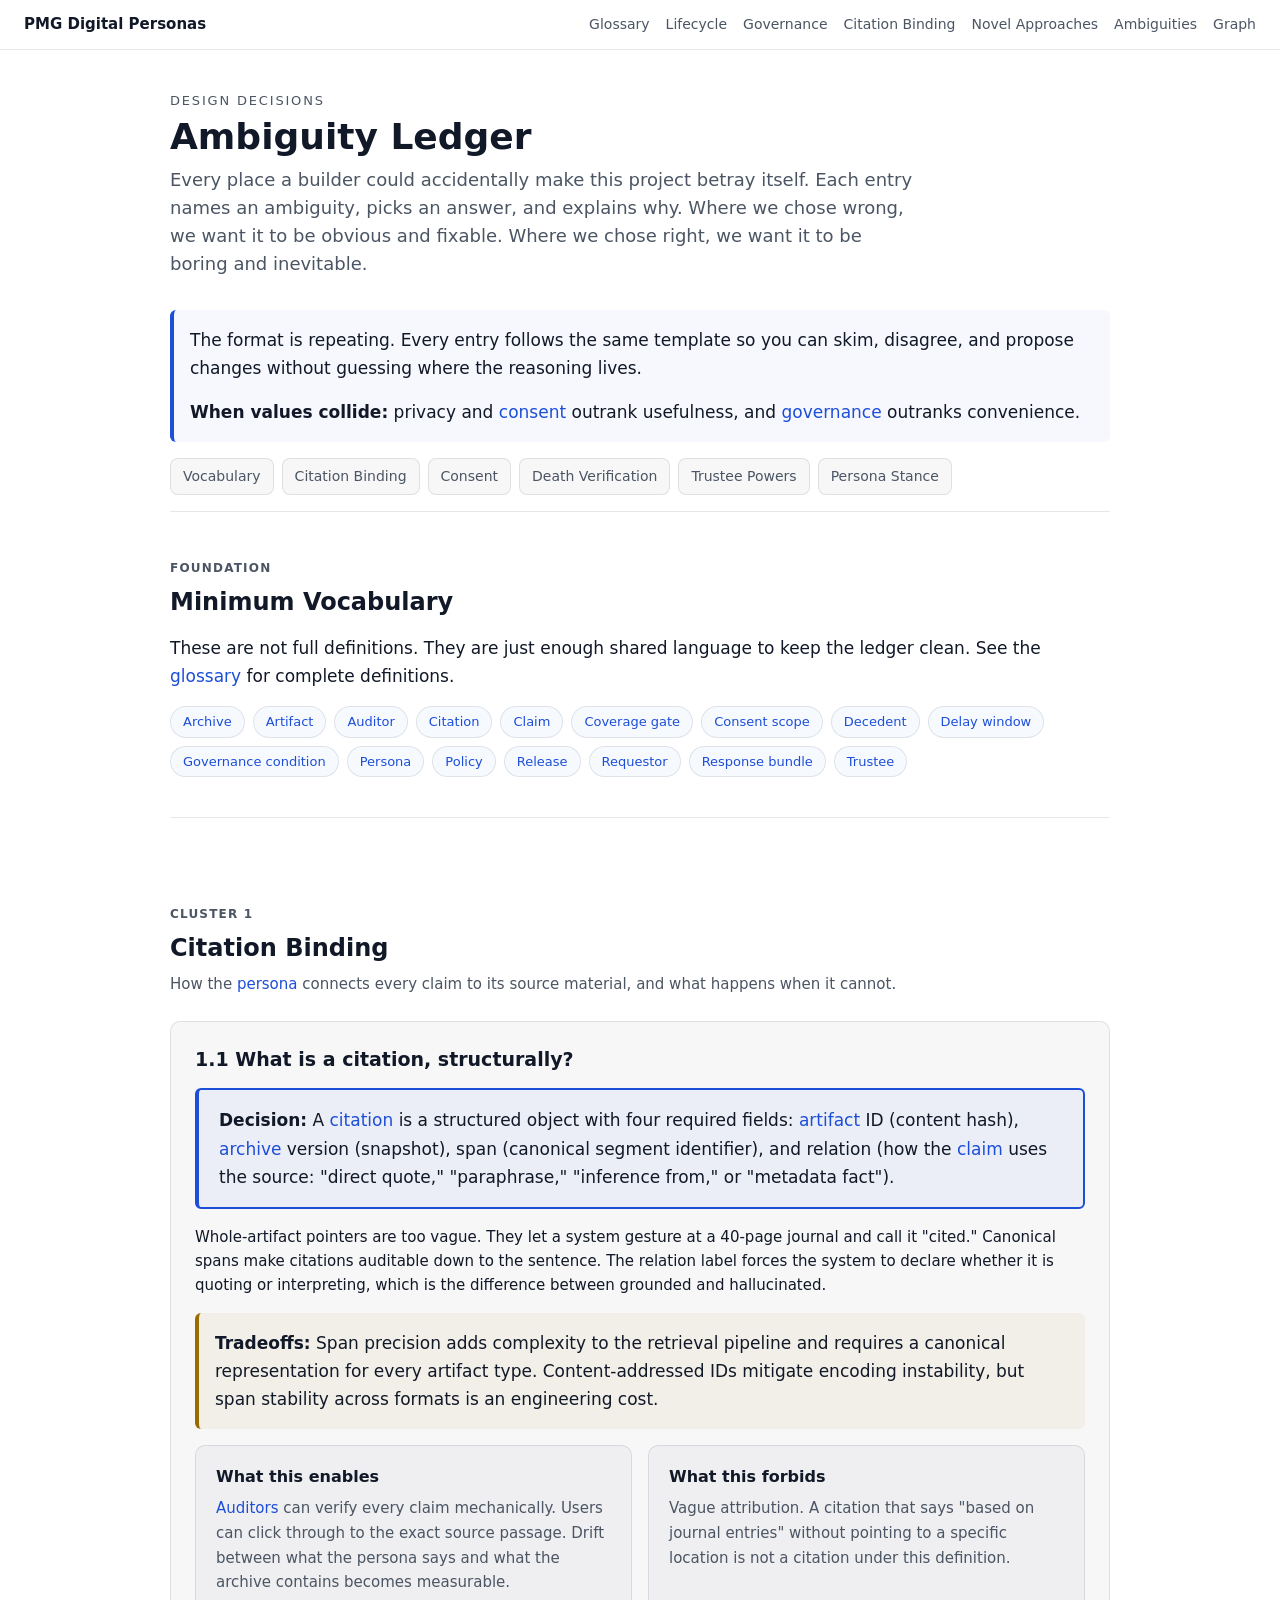
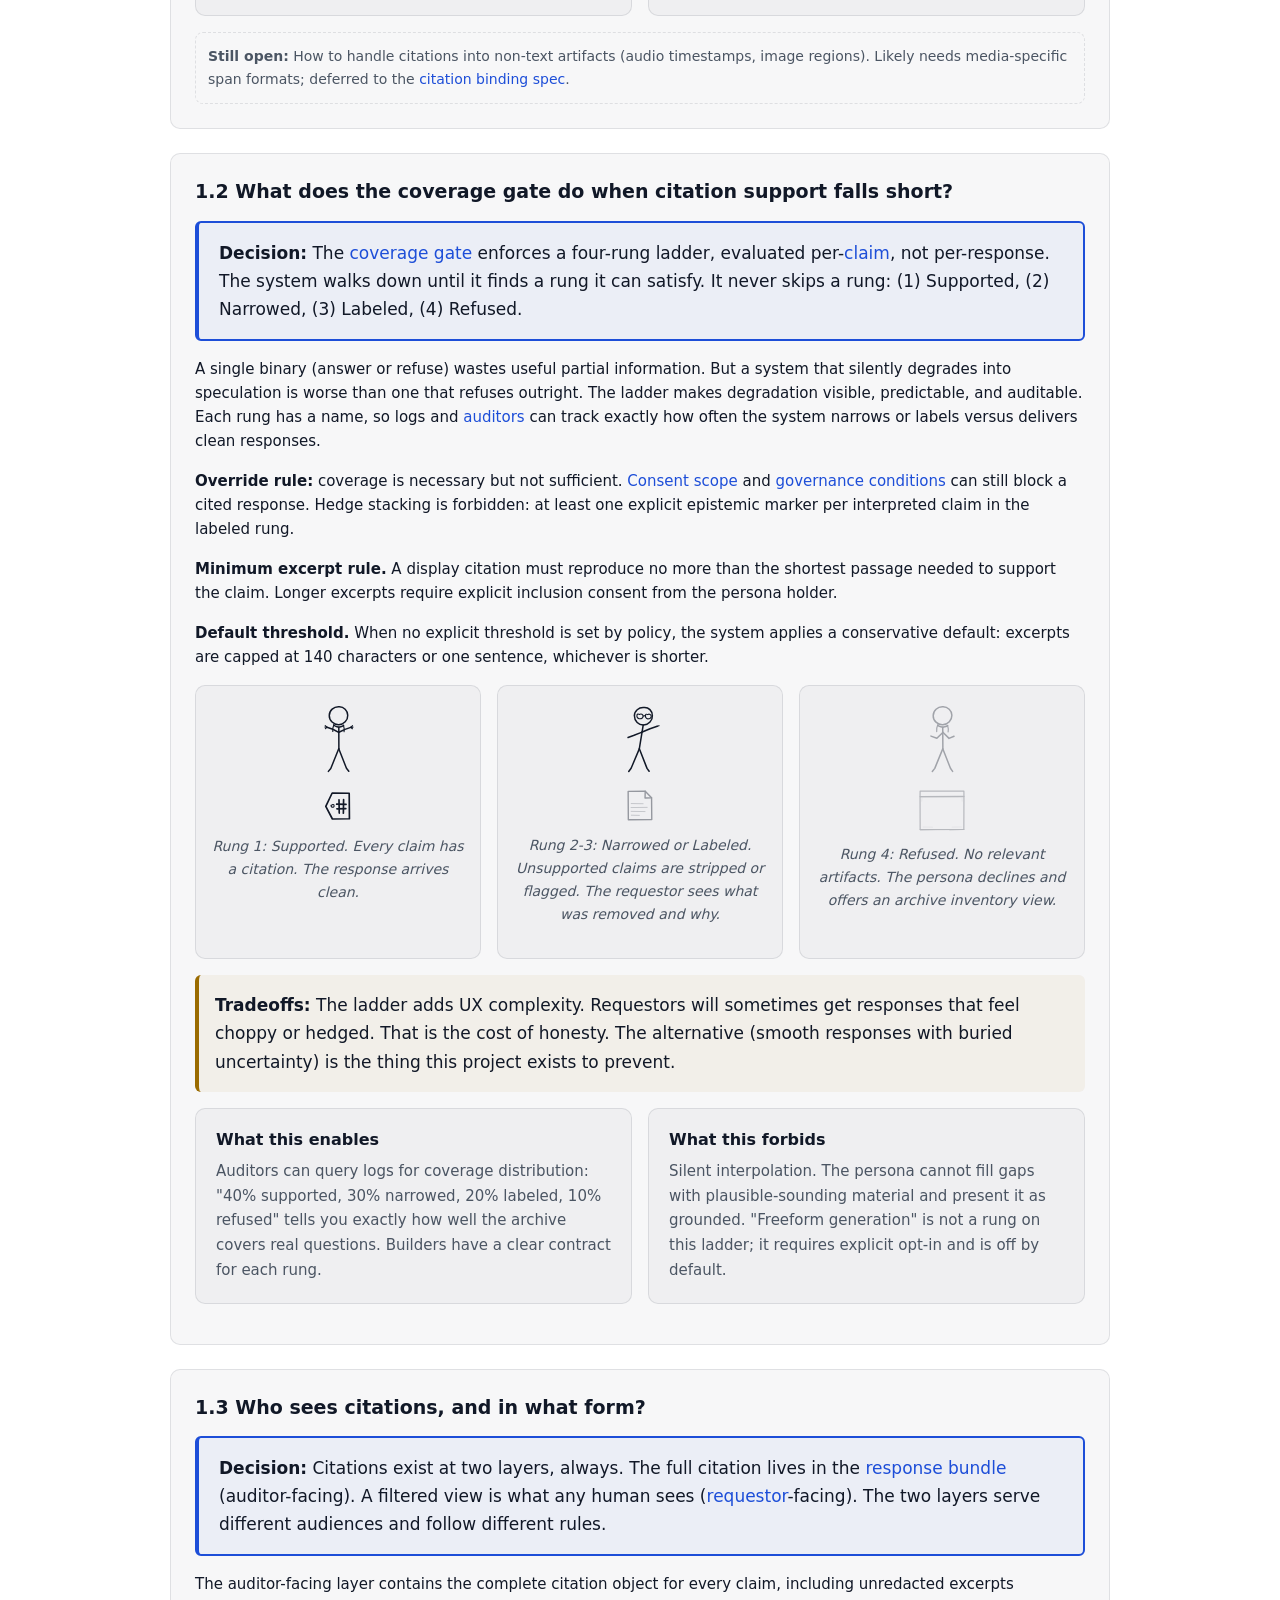
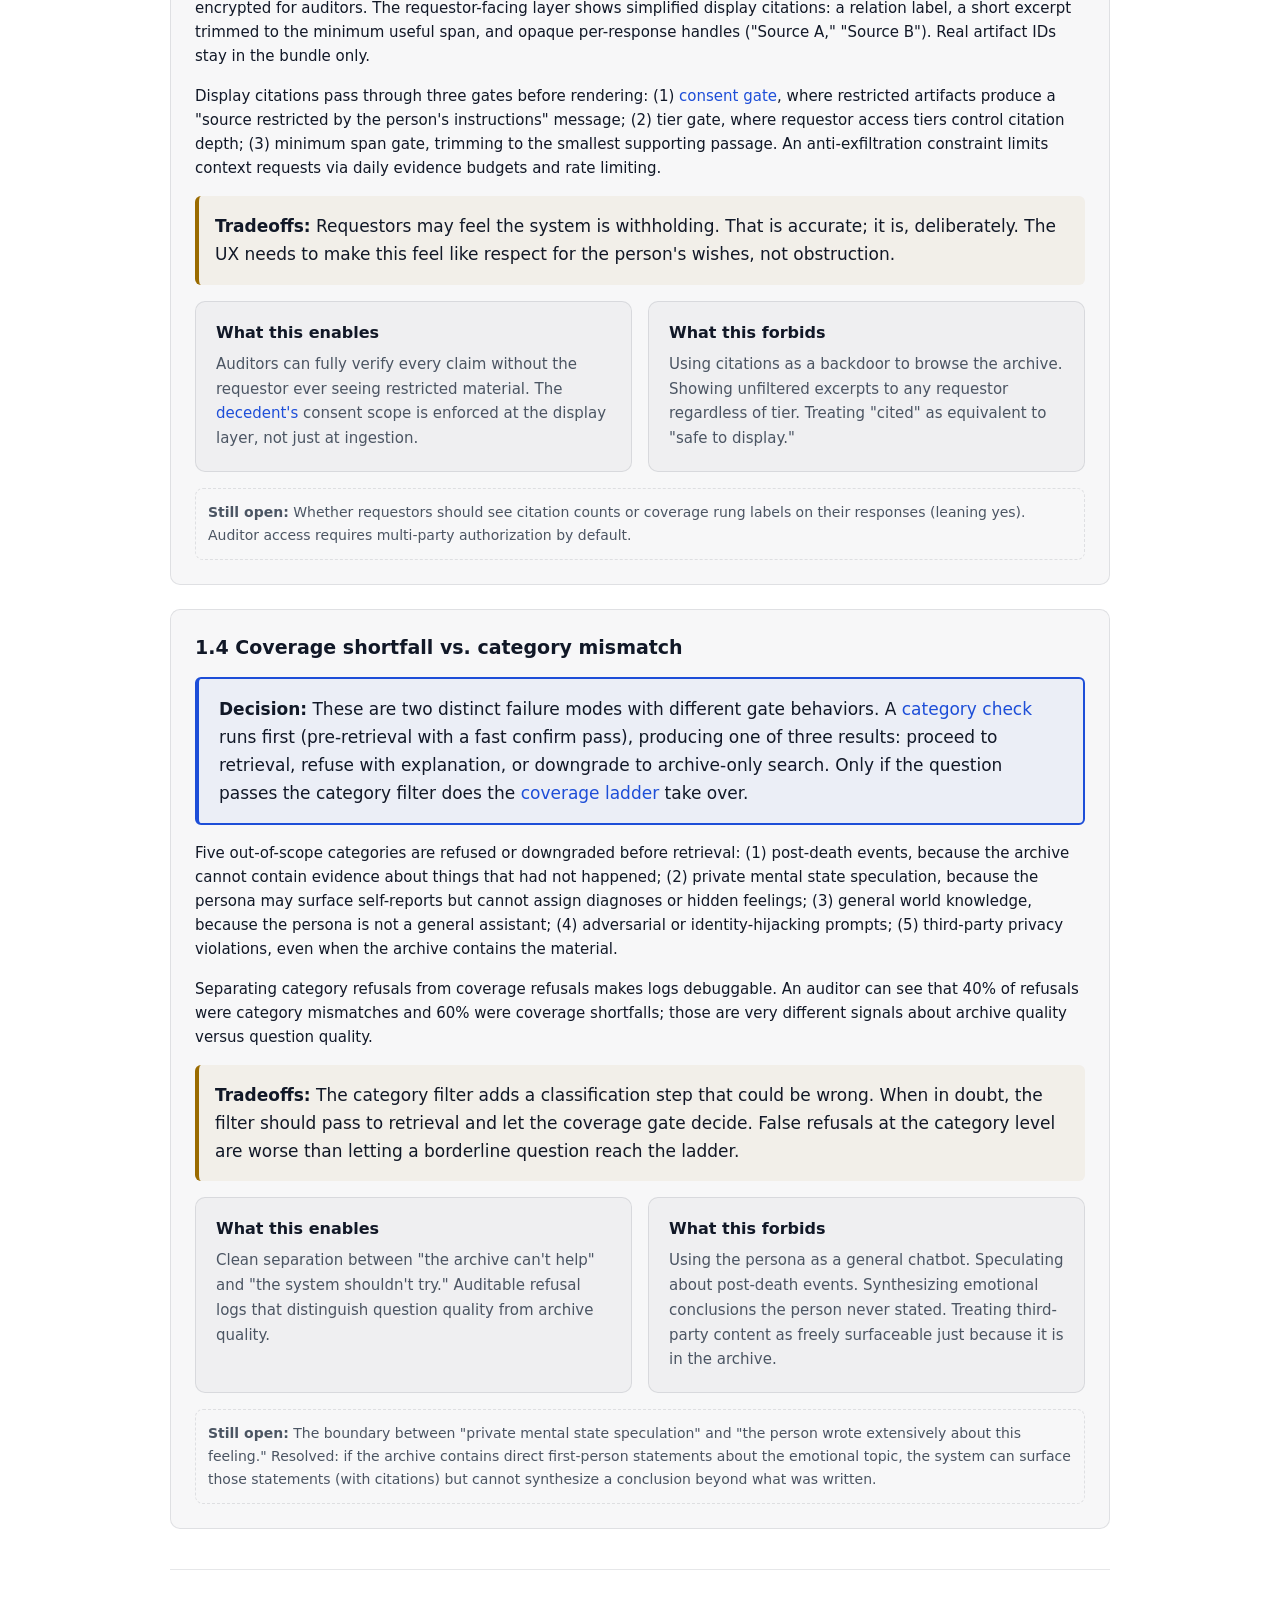
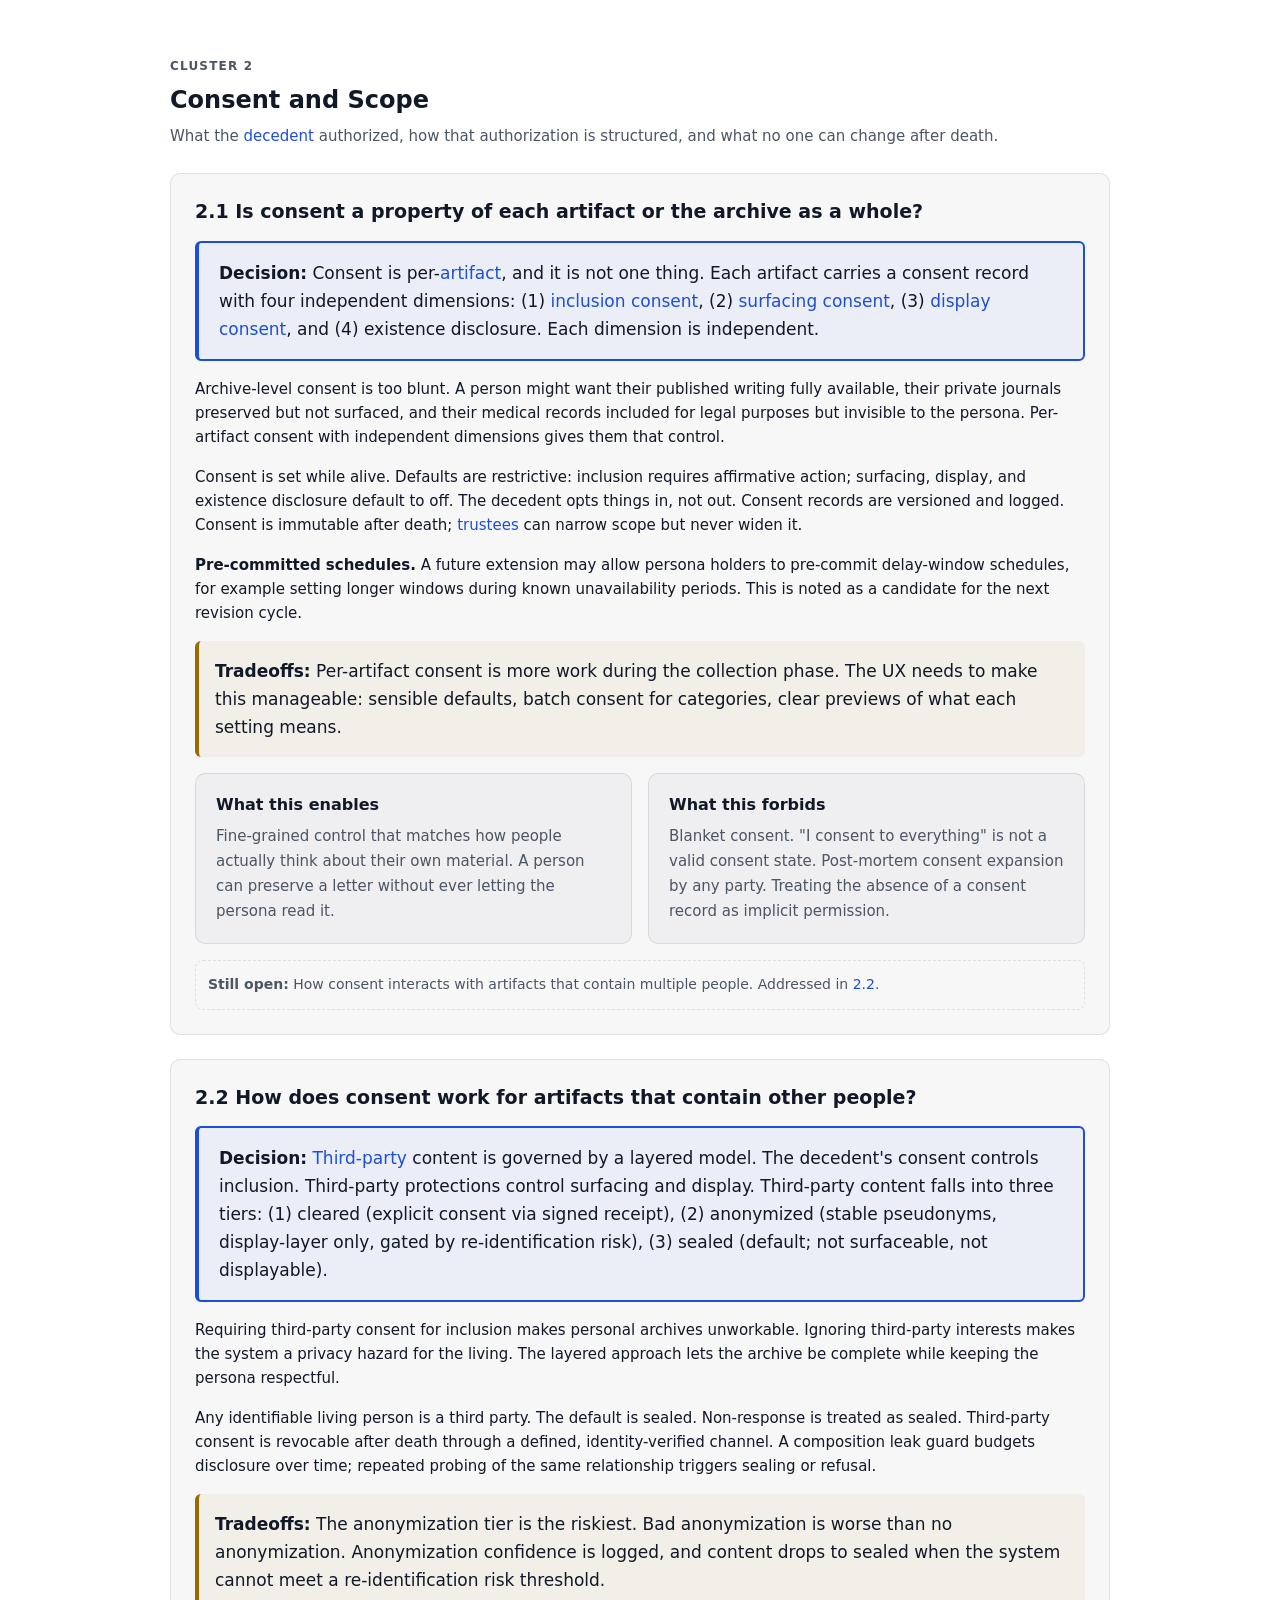
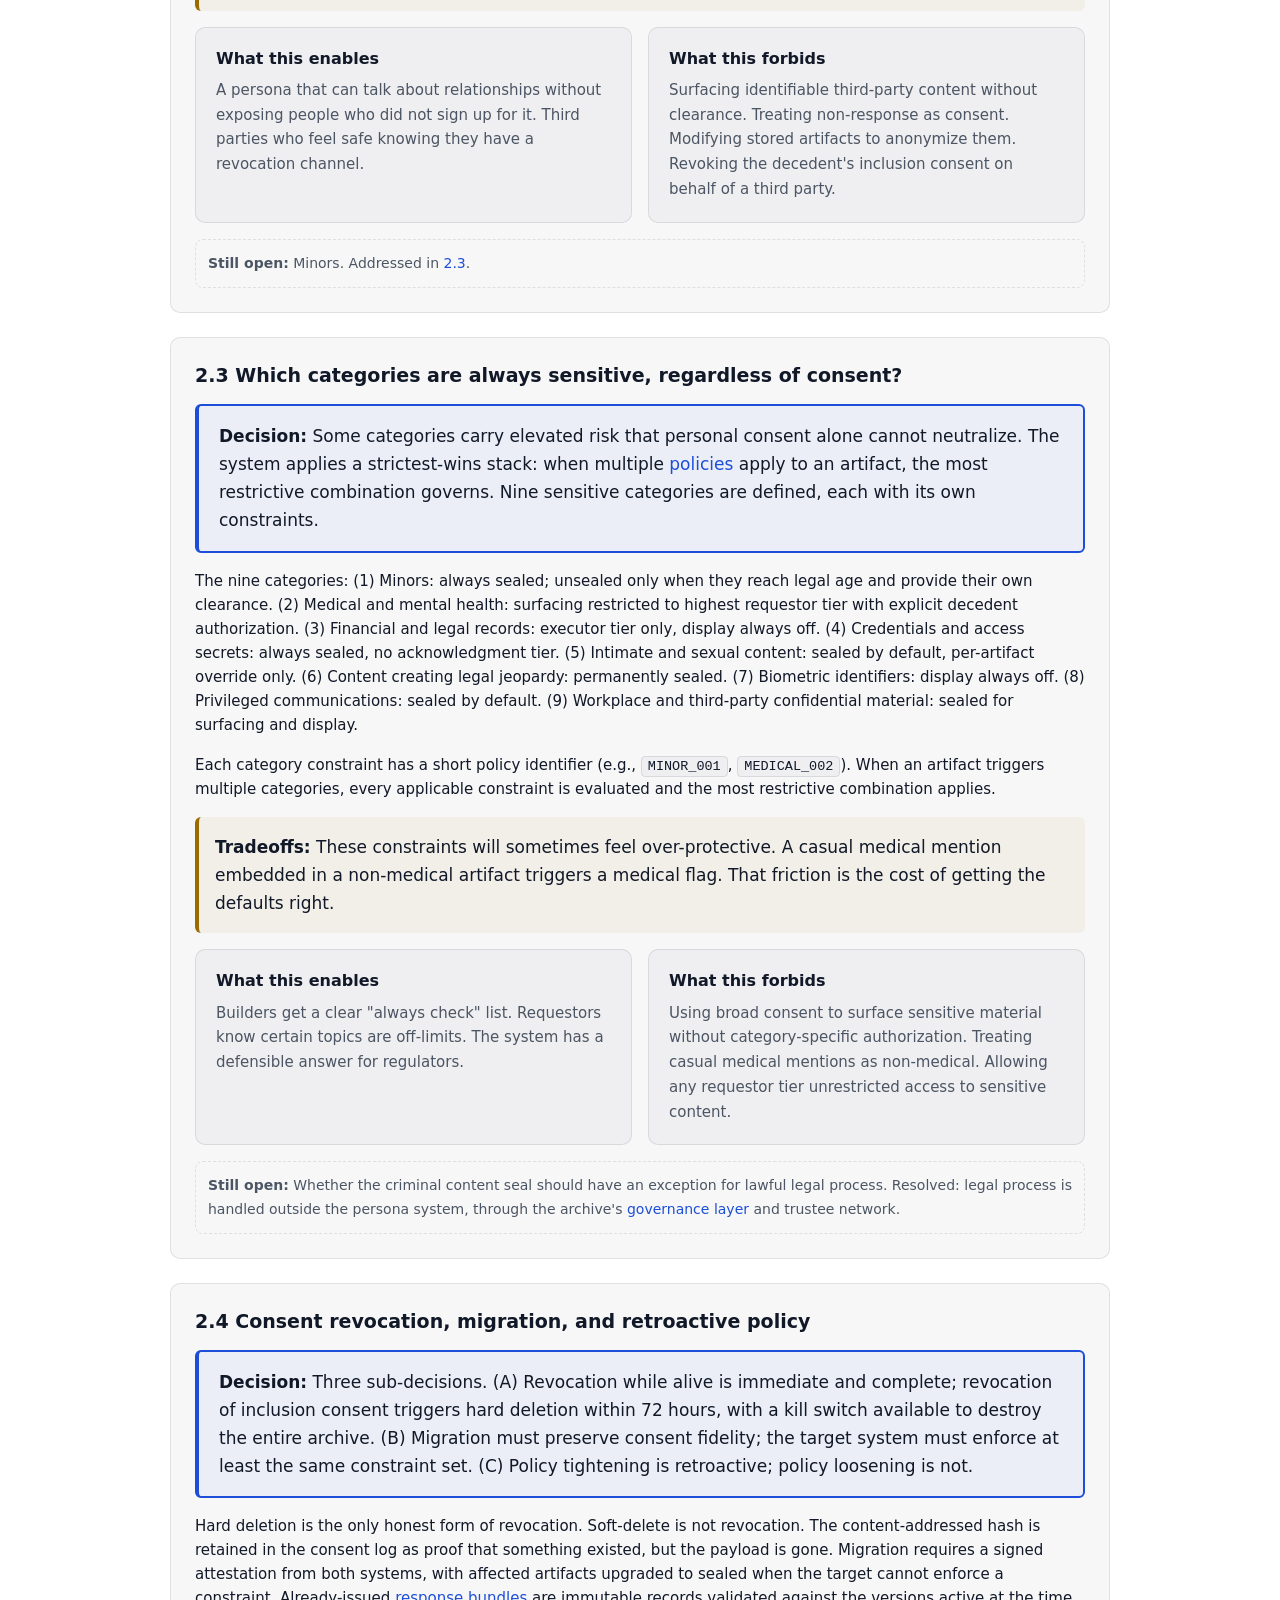
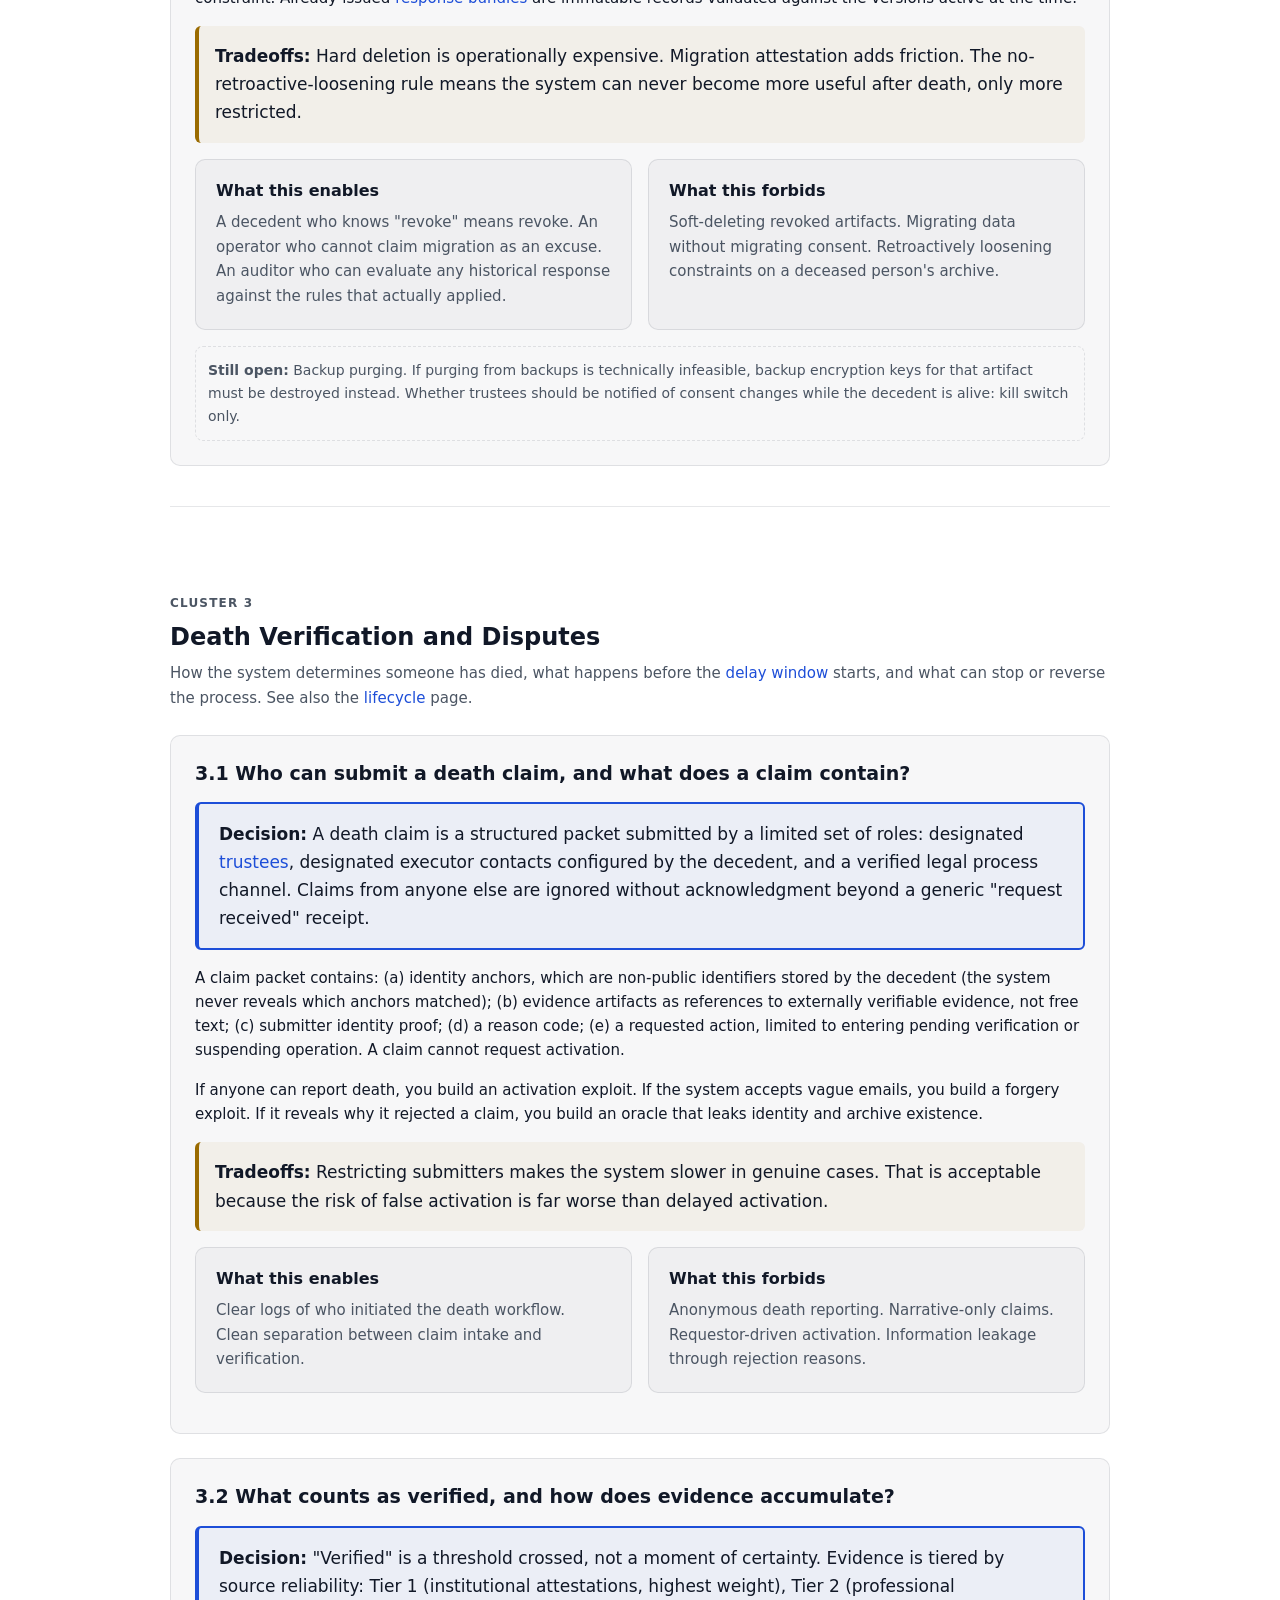
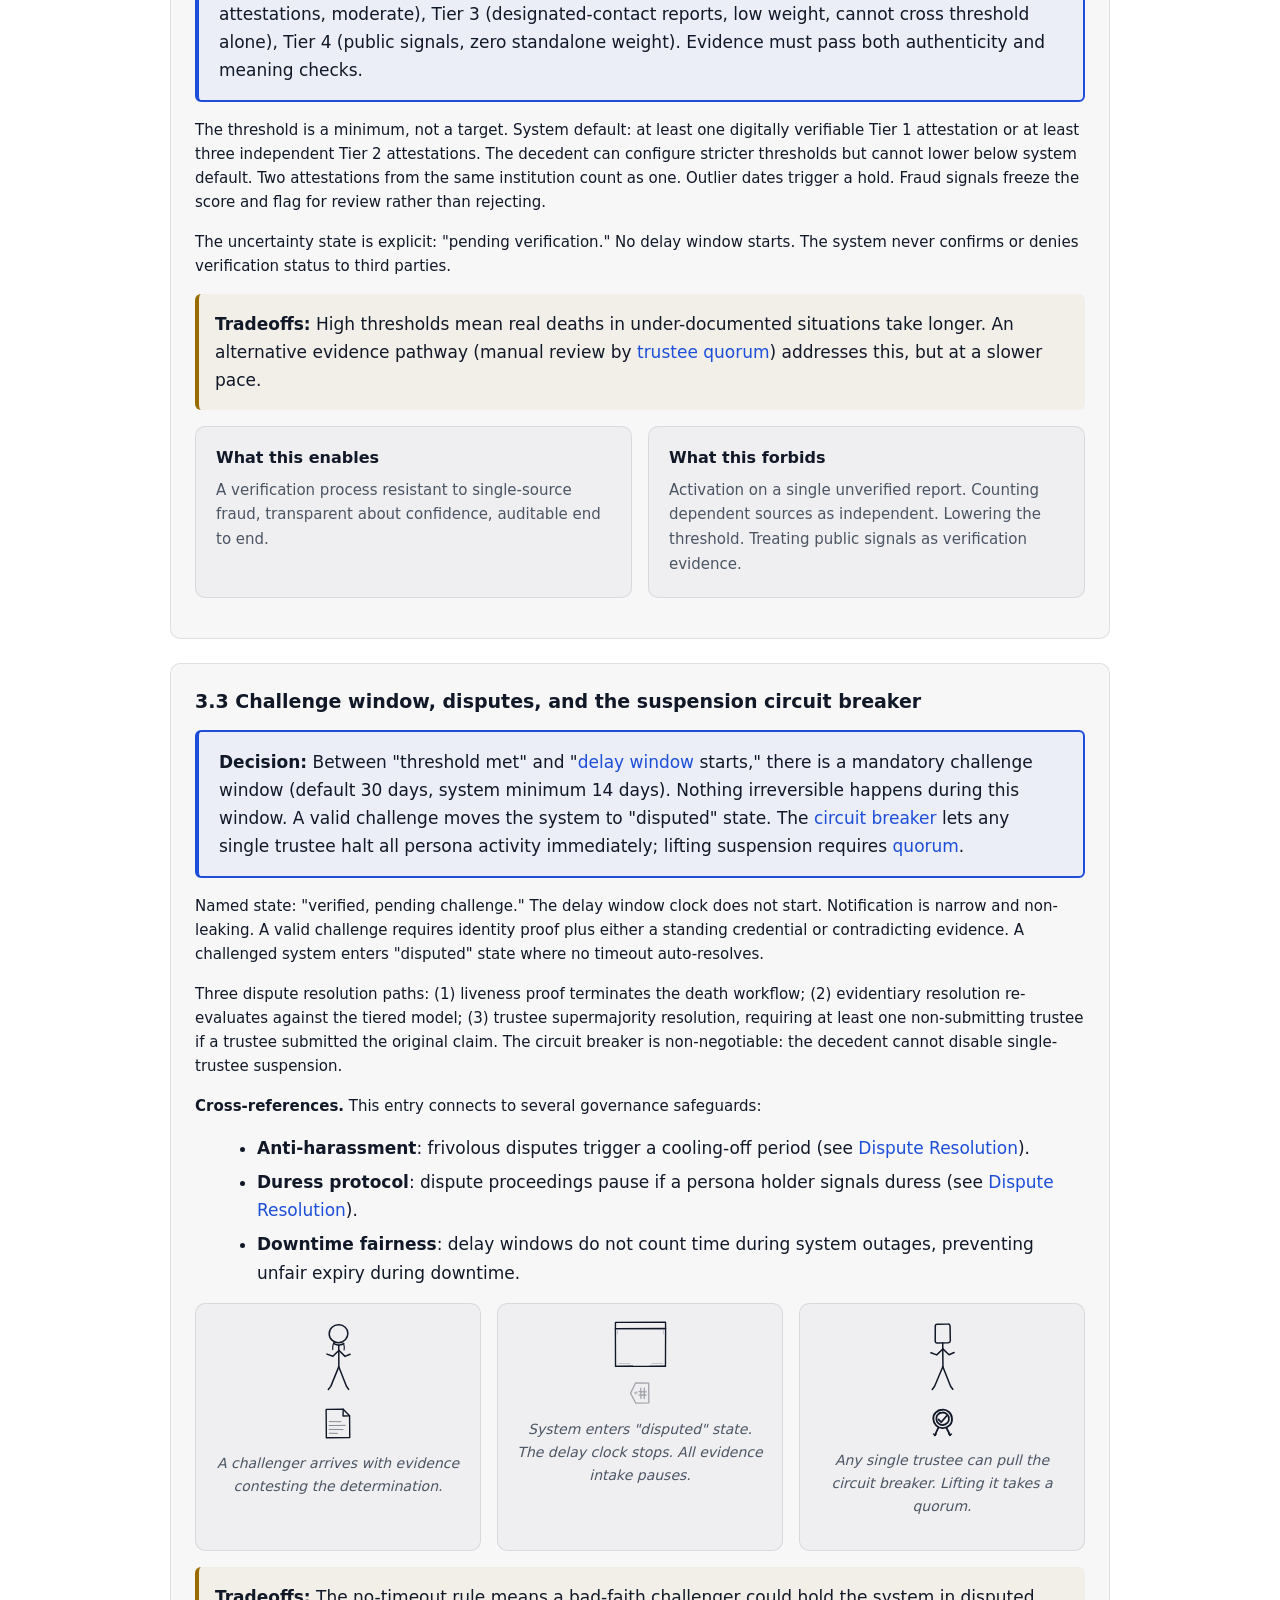
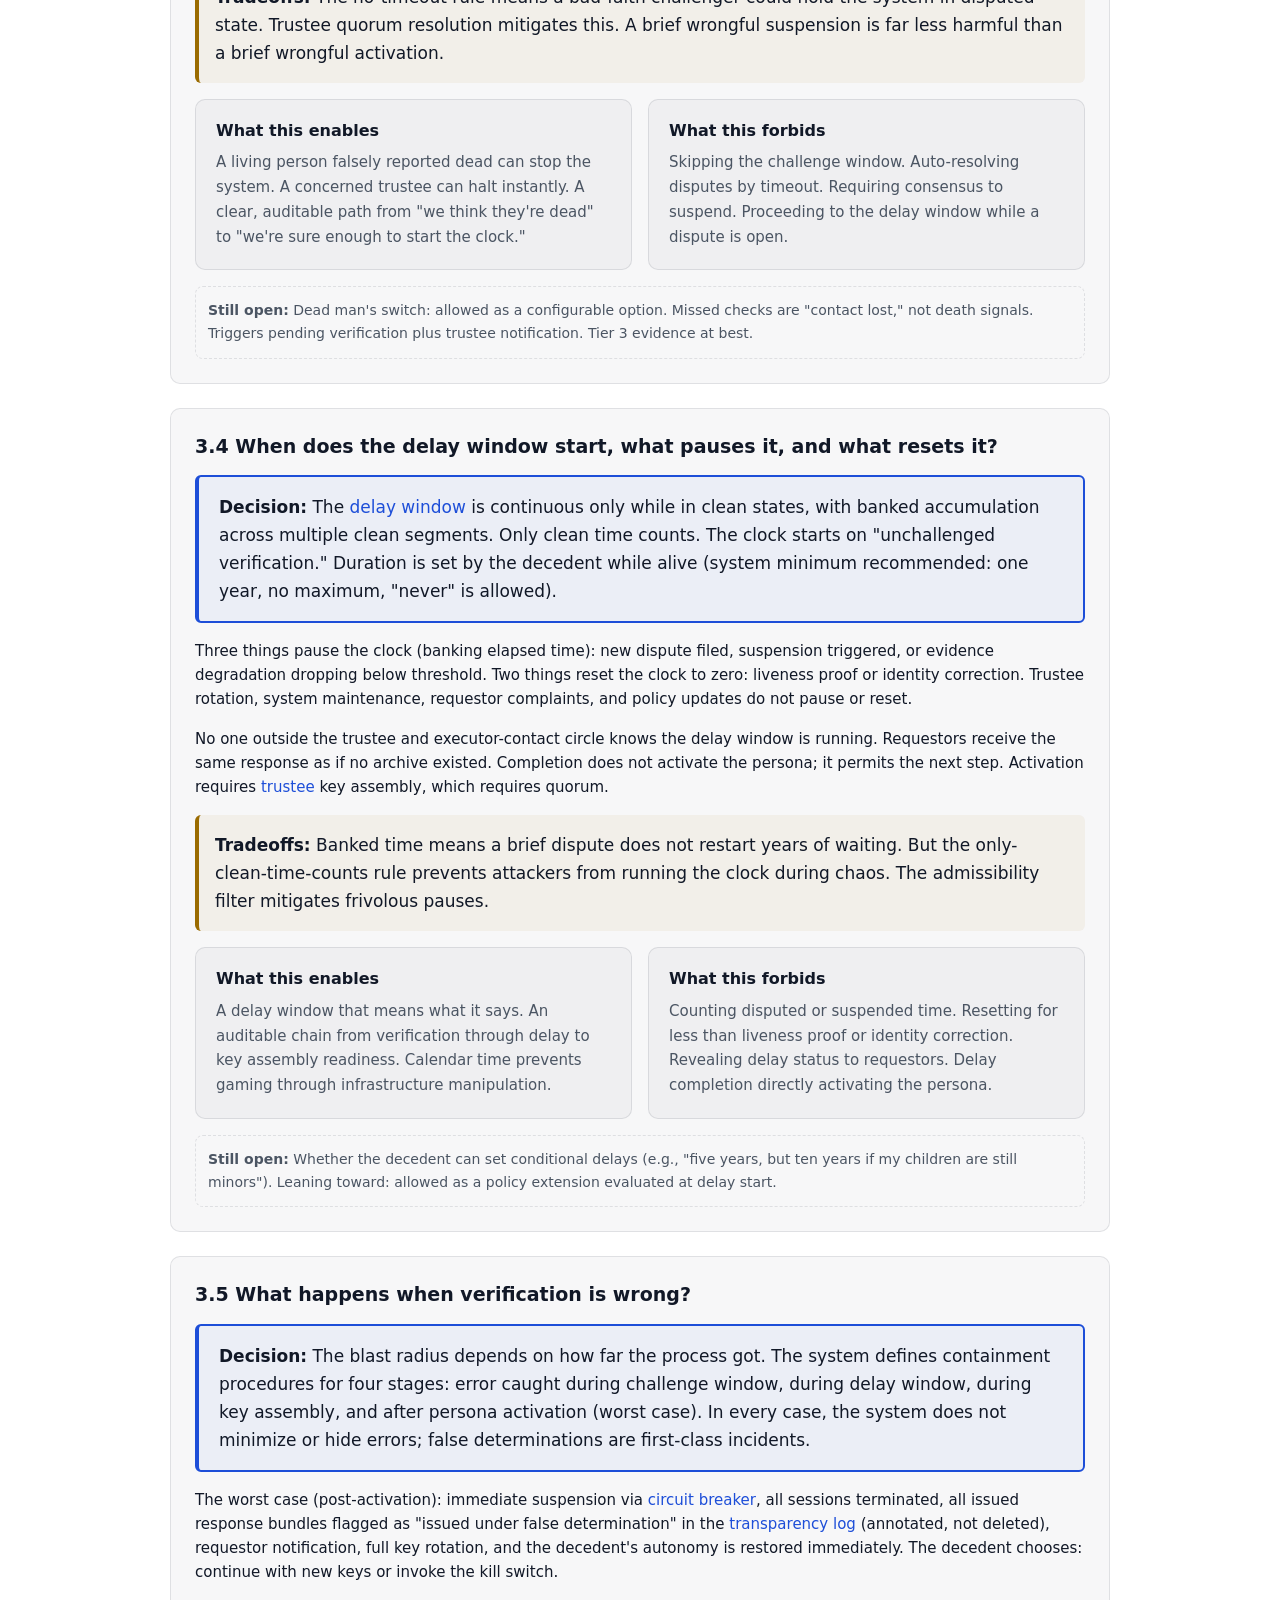
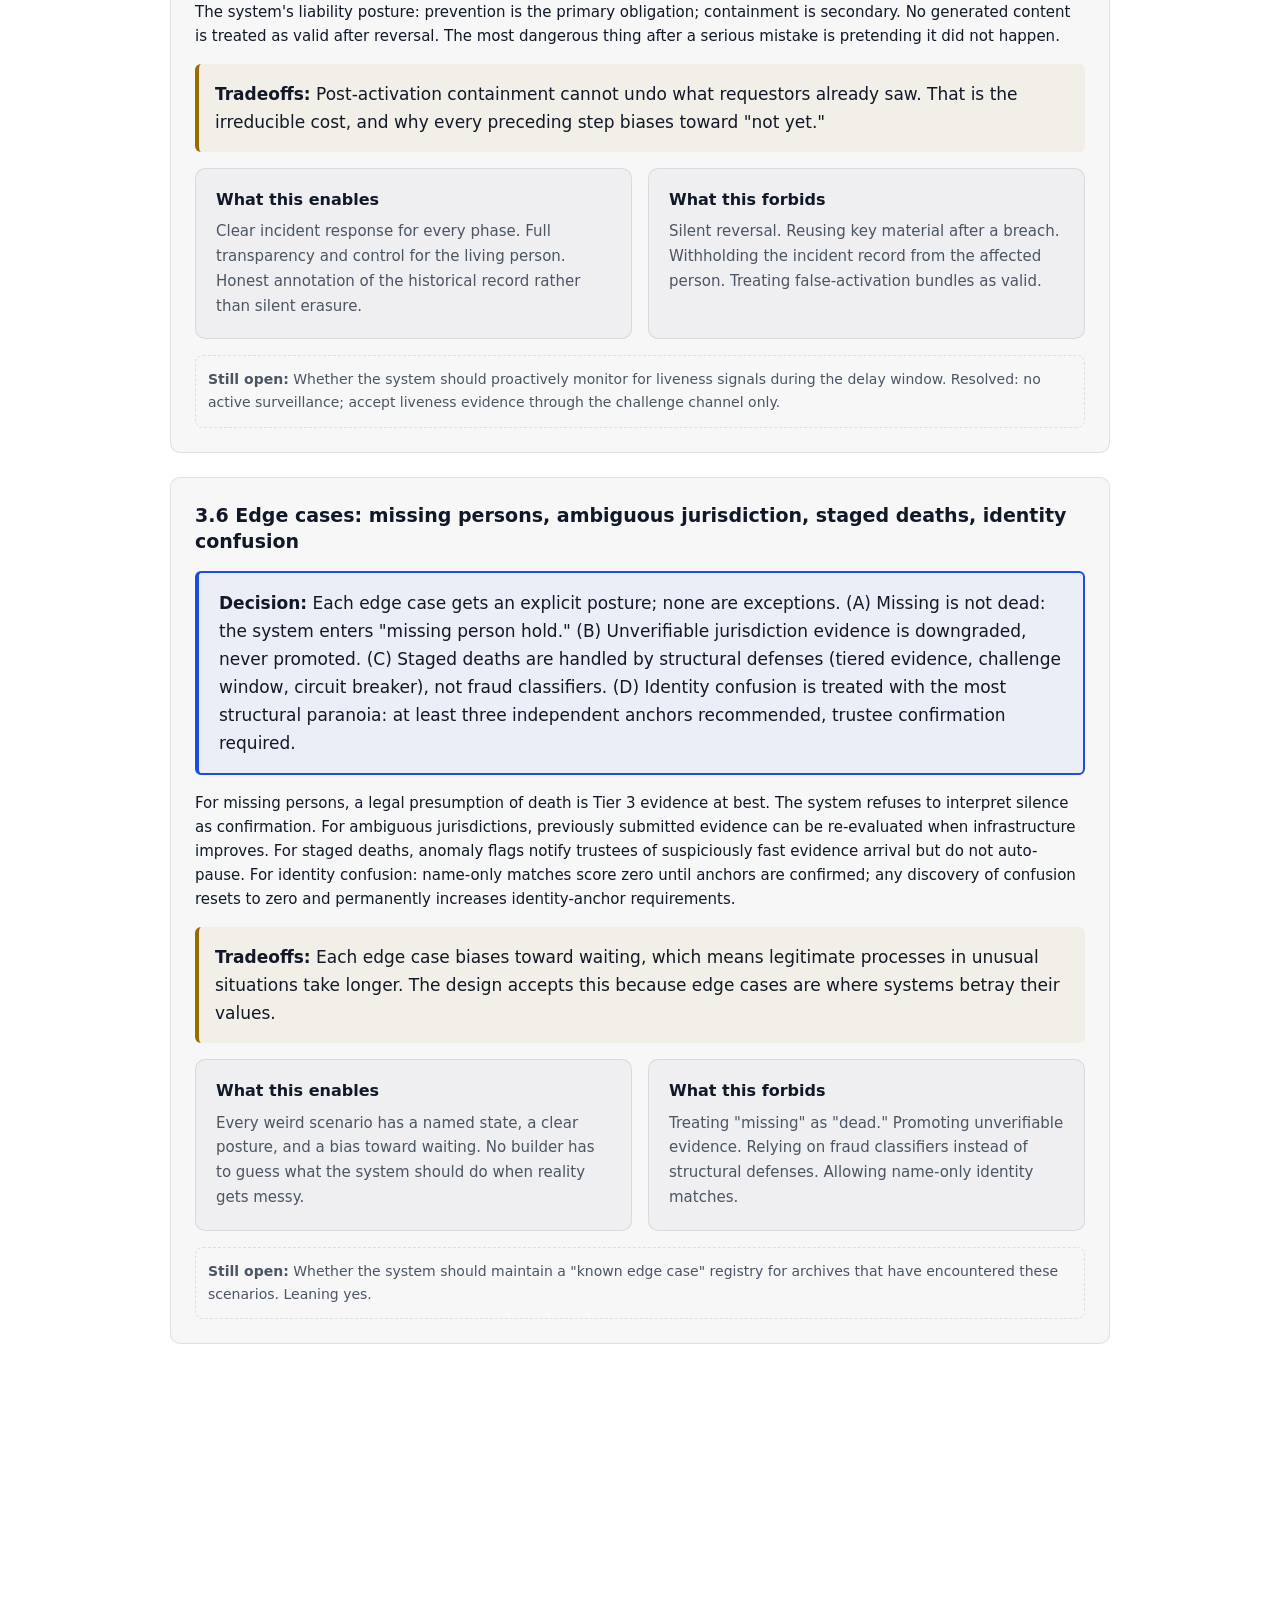
<file: spec/ambiguities.html>
<!doctype html>
<html lang="en">
<head>
  <meta charset="utf-8">
  <meta name="viewport" content="width=device-width, initial-scale=1">
  <title>Ambiguity Ledger | PMG Digital Personas</title>
  <meta name="description" content="Twenty-seven design decisions across five clusters, each naming an ambiguity, picking an answer, and explaining why. The heart of the PMG Digital Persona spec.">
  <meta name="theme-color" content="#0b0f14">
  <link rel="stylesheet" href="../style.css">
  <style>
    .entry-card {
      margin: 24px 0;
      padding: 24px;
      border: 1px solid var(--line);
      border-radius: 10px;
      background: var(--card-bg);
    }
    .entry-card + .entry-card {
      margin-top: 16px;
    }
    .entry-title {
      font-size: 19px;
      font-weight: 600;
      margin: 0 0 12px;
    }
    .entry-body {
      margin: 12px 0;
    }
    .entry-body p {
      font-size: 15px;
      line-height: 1.6;
    }
    .still-open {
      border: 1px dashed var(--line);
      border-radius: 8px;
      padding: 12px;
      color: var(--muted);
      font-size: 14px;
      margin-top: 12px;
    }
    .vocab-pills {
      display: flex;
      flex-wrap: wrap;
      gap: 8px;
      margin: 16px 0;
    }
    .cluster-header {
      margin-top: 48px;
      margin-bottom: 8px;
    }
    .cluster-header h2 {
      margin: 0 0 8px;
    }
    .cluster-intro {
      color: var(--muted);
      font-size: 15px;
      margin: 0 0 16px;
    }
  </style>
</head>
<body>

<!-- Hidden SVG symbol definitions -->
<svg xmlns="http://www.w3.org/2000/svg" style="display:none">

  <symbol id="fig-author" viewBox="0 0 60 100">
    <path d="M 30.3,6.2 C 36.8,5.8 42.5,11.4 42.3,17.6 42.6,24.1 37.1,29.7 30.4,30.2 23.6,30.5 17.5,24.8 17.7,18.1 17.4,11.3 23.5,5.9 30.3,6.2 Z" stroke="currentColor" fill="none" stroke-width="2" stroke-linecap="round" stroke-linejoin="round"/>
    <path d="M 30.2,30.4 L 30.5,62.3" stroke="currentColor" fill="none" stroke-width="2" stroke-linecap="round" stroke-linejoin="round"/>
    <path d="M 30.3,38.6 L 22.4,46.3 L 14.7,43.5" stroke="currentColor" fill="none" stroke-width="2" stroke-linecap="round" stroke-linejoin="round"/>
    <path d="M 30.4,38.4 L 38.6,46.7 L 45.3,43.8" stroke="currentColor" fill="none" stroke-width="2" stroke-linecap="round" stroke-linejoin="round"/>
    <path d="M 30.3,62.3 L 19.6,88.4 L 16.5,92.7" stroke="currentColor" fill="none" stroke-width="2" stroke-linecap="round" stroke-linejoin="round"/>
    <path d="M 30.5,62.5 L 40.7,88.3 L 43.8,92.5" stroke="currentColor" fill="none" stroke-width="2" stroke-linecap="round" stroke-linejoin="round"/>
    <path d="M 45.5,43.6 L 52.3,36.8" stroke="currentColor" fill="none" stroke-width="1.5" stroke-linecap="round" stroke-linejoin="round"/>
    <path d="M 52.3,36.8 L 54.1,34.5" stroke="currentColor" fill="none" stroke-width="1" stroke-linecap="round" stroke-linejoin="round"/>
    <path d="M 53.5,35.8 L 52.8,34.3" stroke="currentColor" fill="none" stroke-width="1" stroke-linecap="round" stroke-linejoin="round"/>
  </symbol>

  <symbol id="fig-reviewer" viewBox="0 0 60 100">
    <path d="M 30.5,6.4 C 37.1,5.9 42.7,11.6 42.4,17.8 42.8,24.3 37.3,29.5 30.6,30.3 23.4,30.6 17.6,24.6 17.8,18.3 17.3,11.5 23.7,6.1 30.5,6.4 Z" stroke="currentColor" fill="none" stroke-width="2" stroke-linecap="round" stroke-linejoin="round"/>
    <path d="M 24.3,16.3 C 26.4,15.1 28.7,16.5 28.5,18.4 28.8,20.5 26.6,21.8 24.5,21.3 22.3,21.6 21.2,19.1 21.5,17.4 21.3,15.8 22.9,15.5 24.3,16.3 Z" stroke="currentColor" fill="none" stroke-width="1.5" stroke-linecap="round" stroke-linejoin="round"/>
    <path d="M 36.4,16.5 C 38.5,15.3 40.6,16.7 40.4,18.6 40.7,20.7 38.5,21.6 36.3,21.5 34.2,21.7 33.3,19.3 33.5,17.6 33.2,15.9 34.8,15.7 36.4,16.5 Z" stroke="currentColor" fill="none" stroke-width="1.5" stroke-linecap="round" stroke-linejoin="round"/>
    <path d="M 28.6,18.3 L 33.4,17.8" stroke="currentColor" fill="none" stroke-width="1.5" stroke-linecap="round" stroke-linejoin="round"/>
    <path d="M 30.4,30.5 L 30.3,62.4" stroke="currentColor" fill="none" stroke-width="2" stroke-linecap="round" stroke-linejoin="round"/>
    <path d="M 30.3,38.5 L 21.6,44.7 L 14.4,42.6" stroke="currentColor" fill="none" stroke-width="2" stroke-linecap="round" stroke-linejoin="round"/>
    <path d="M 30.5,38.3 L 39.4,44.5 L 45.7,42.3" stroke="currentColor" fill="none" stroke-width="2" stroke-linecap="round" stroke-linejoin="round"/>
    <path d="M 30.3,62.4 L 19.8,88.6 L 16.7,92.4" stroke="currentColor" fill="none" stroke-width="2" stroke-linecap="round" stroke-linejoin="round"/>
    <path d="M 30.4,62.6 L 40.5,88.5 L 43.6,92.3" stroke="currentColor" fill="none" stroke-width="2" stroke-linecap="round" stroke-linejoin="round"/>
  </symbol>

  <symbol id="fig-trustee" viewBox="0 0 60 100">
    <path d="M 20.4,7.6 C 20.6,6.3 21.8,5.7 23.2,5.8 L 37.3,5.5 C 38.7,5.4 39.8,6.5 40.1,7.8 L 40.4,27.6 C 40.3,29.1 39.2,30.2 37.6,30.4 L 22.8,30.6 C 21.4,30.5 20.2,29.3 20.3,27.8 Z" stroke="currentColor" fill="none" stroke-width="2" stroke-linecap="round" stroke-linejoin="round"/>
    <path d="M 30.3,30.5 L 30.6,62.4" stroke="currentColor" fill="none" stroke-width="2" stroke-linecap="round" stroke-linejoin="round"/>
    <path d="M 30.4,38.7 L 22.3,46.5 L 14.5,43.6" stroke="currentColor" fill="none" stroke-width="2" stroke-linecap="round" stroke-linejoin="round"/>
    <path d="M 30.5,38.5 L 38.7,46.4 L 45.5,43.4" stroke="currentColor" fill="none" stroke-width="2" stroke-linecap="round" stroke-linejoin="round"/>
    <path d="M 30.4,62.4 L 19.5,88.3 L 16.3,92.6" stroke="currentColor" fill="none" stroke-width="2" stroke-linecap="round" stroke-linejoin="round"/>
    <path d="M 30.6,62.6 L 40.8,88.4 L 43.7,92.4" stroke="currentColor" fill="none" stroke-width="2" stroke-linecap="round" stroke-linejoin="round"/>
  </symbol>

  <symbol id="fig-reader" viewBox="0 0 60 100">
    <path d="M 30.4,6.3 C 36.9,6.1 42.6,11.5 42.5,17.7 42.7,24.2 37.2,29.8 30.3,30.4 23.5,30.7 17.4,24.7 17.6,18.2 17.5,11.4 23.6,6.0 30.4,6.3 Z" stroke="currentColor" fill="none" stroke-width="2" stroke-linecap="round" stroke-linejoin="round"/>
    <path d="M 23.6,30.8 C 25.3,33.4 27.8,32.6 30.3,33.7 32.7,32.5 35.2,33.6 36.8,31.3" stroke="currentColor" fill="none" stroke-width="2" stroke-linecap="round" stroke-linejoin="round"/>
    <path d="M 23.6,30.8 C 22.4,33.5 21.7,36.4 22.3,39.6" stroke="currentColor" fill="none" stroke-width="1.5" stroke-linecap="round" stroke-linejoin="round"/>
    <path d="M 36.8,31.3 C 37.6,34.2 38.3,37.1 37.5,39.8" stroke="currentColor" fill="none" stroke-width="1.5" stroke-linecap="round" stroke-linejoin="round"/>
    <path d="M 30.3,33.8 L 30.5,62.5" stroke="currentColor" fill="none" stroke-width="2" stroke-linecap="round" stroke-linejoin="round"/>
    <path d="M 30.4,40.6 L 22.5,48.3 L 14.6,45.5" stroke="currentColor" fill="none" stroke-width="2" stroke-linecap="round" stroke-linejoin="round"/>
    <path d="M 30.5,40.4 L 38.7,48.5 L 45.4,45.7" stroke="currentColor" fill="none" stroke-width="2" stroke-linecap="round" stroke-linejoin="round"/>
    <path d="M 30.3,62.5 L 19.7,88.5 L 16.4,92.6" stroke="currentColor" fill="none" stroke-width="2" stroke-linecap="round" stroke-linejoin="round"/>
    <path d="M 30.5,62.7 L 40.6,88.4 L 43.5,92.5" stroke="currentColor" fill="none" stroke-width="2" stroke-linecap="round" stroke-linejoin="round"/>
  </symbol>

  <symbol id="fig-author-pointing" viewBox="0 0 60 100">
    <path d="M 26.3,6.5 C 32.8,5.7 38.5,11.3 38.4,17.5 38.7,24.0 33.1,29.6 26.5,30.3 19.7,30.6 13.5,24.6 13.7,18.0 13.4,11.2 19.6,5.9 26.3,6.5 Z" stroke="currentColor" fill="none" stroke-width="2" stroke-linecap="round" stroke-linejoin="round"/>
    <path d="M 26.4,30.5 L 26.6,62.4" stroke="currentColor" fill="none" stroke-width="2" stroke-linecap="round" stroke-linejoin="round"/>
    <path d="M 26.3,38.6 L 18.5,46.4 L 11.3,43.7" stroke="currentColor" fill="none" stroke-width="2" stroke-linecap="round" stroke-linejoin="round"/>
    <path d="M 26.5,38.4 L 38.7,36.3 L 50.4,33.6" stroke="currentColor" fill="none" stroke-width="2" stroke-linecap="round" stroke-linejoin="round"/>
    <path d="M 50.4,33.6 L 54.6,32.3" stroke="currentColor" fill="none" stroke-width="1.5" stroke-linecap="round" stroke-linejoin="round"/>
    <path d="M 26.4,62.4 L 16.3,88.5 L 13.4,92.6" stroke="currentColor" fill="none" stroke-width="2" stroke-linecap="round" stroke-linejoin="round"/>
    <path d="M 26.6,62.6 L 36.8,88.3 L 39.7,92.5" stroke="currentColor" fill="none" stroke-width="2" stroke-linecap="round" stroke-linejoin="round"/>
    <path d="M 11.3,43.7 L 5.6,37.3" stroke="currentColor" fill="none" stroke-width="1.5" stroke-linecap="round" stroke-linejoin="round"/>
    <path d="M 5.6,37.3 L 4.2,35.1" stroke="currentColor" fill="none" stroke-width="1" stroke-linecap="round" stroke-linejoin="round"/>
    <path d="M 5.1,36.4 L 3.8,36.8" stroke="currentColor" fill="none" stroke-width="1" stroke-linecap="round" stroke-linejoin="round"/>
  </symbol>

  <symbol id="fig-trustee-holding" viewBox="0 0 60 100">
    <path d="M 20.3,7.4 C 20.5,6.2 21.7,5.6 23.1,5.7 L 37.4,5.4 C 38.8,5.3 39.7,6.4 40.2,7.7 L 40.3,27.5 C 40.4,29.0 39.3,30.3 37.5,30.3 L 22.7,30.5 C 21.3,30.4 20.3,29.2 20.4,27.7 Z" stroke="currentColor" fill="none" stroke-width="2" stroke-linecap="round" stroke-linejoin="round"/>
    <path d="M 30.4,30.4 L 30.5,62.3" stroke="currentColor" fill="none" stroke-width="2" stroke-linecap="round" stroke-linejoin="round"/>
    <path d="M 30.3,38.6 L 22.5,46.4 L 14.6,43.5" stroke="currentColor" fill="none" stroke-width="2" stroke-linecap="round" stroke-linejoin="round"/>
    <path d="M 30.5,38.4 L 39.6,42.7 L 47.3,40.5" stroke="currentColor" fill="none" stroke-width="2" stroke-linecap="round" stroke-linejoin="round"/>
    <path d="M 47.3,40.5 C 48.6,39.3 50.4,39.5 50.7,41.2 50.5,42.6 49.3,43.4 47.8,43.3" stroke="currentColor" fill="none" stroke-width="1.5" stroke-linecap="round" stroke-linejoin="round"/>
    <path d="M 47.8,43.3 L 47.3,40.5" stroke="currentColor" fill="none" stroke-width="1.5" stroke-linecap="round" stroke-linejoin="round"/>
    <path d="M 30.3,62.3 L 19.6,88.4 L 16.4,92.5" stroke="currentColor" fill="none" stroke-width="2" stroke-linecap="round" stroke-linejoin="round"/>
    <path d="M 30.5,62.5 L 40.7,88.3 L 43.6,92.4" stroke="currentColor" fill="none" stroke-width="2" stroke-linecap="round" stroke-linejoin="round"/>
  </symbol>

  <symbol id="fig-reviewer-checking" viewBox="0 0 60 100">
    <path d="M 34.4,7.3 C 40.7,6.5 46.1,12.1 45.8,18.2 46.3,24.5 40.8,30.1 34.3,30.6 27.6,31.0 21.8,25.3 21.9,18.5 21.7,12.0 27.8,6.8 34.4,7.3 Z" stroke="currentColor" fill="none" stroke-width="2" stroke-linecap="round" stroke-linejoin="round"/>
    <path d="M 28.5,16.6 C 30.8,15.1 33.6,16.8 33.4,18.9 33.7,21.3 31.2,22.6 28.7,22.3 26.3,22.5 24.8,19.8 25.3,17.8 25.1,16.1 27.0,15.6 28.5,16.6 Z" stroke="currentColor" fill="none" stroke-width="1.5" stroke-linecap="round" stroke-linejoin="round"/>
    <path d="M 39.6,16.8 C 41.8,15.4 44.4,17.0 44.3,19.1 44.5,21.5 42.1,22.4 39.8,22.5 37.6,22.6 36.3,20.1 36.7,18.0 36.4,16.3 38.1,15.8 39.6,16.8 Z" stroke="currentColor" fill="none" stroke-width="1.5" stroke-linecap="round" stroke-linejoin="round"/>
    <path d="M 33.5,18.7 L 36.6,18.2" stroke="currentColor" fill="none" stroke-width="1.5" stroke-linecap="round" stroke-linejoin="round"/>
    <path d="M 33.6,30.7 L 28.4,62.5" stroke="currentColor" fill="none" stroke-width="2" stroke-linecap="round" stroke-linejoin="round"/>
    <path d="M 31.3,40.5 L 20.6,44.7 L 13.4,47.3" stroke="currentColor" fill="none" stroke-width="2" stroke-linecap="round" stroke-linejoin="round"/>
    <path d="M 31.5,40.3 L 42.7,35.6 L 52.3,32.4" stroke="currentColor" fill="none" stroke-width="2" stroke-linecap="round" stroke-linejoin="round"/>
    <path d="M 52.3,32.4 L 54.7,31.6" stroke="currentColor" fill="none" stroke-width="1.5" stroke-linecap="round" stroke-linejoin="round"/>
    <path d="M 28.4,62.5 L 17.5,88.4 L 14.3,92.6" stroke="currentColor" fill="none" stroke-width="2" stroke-linecap="round" stroke-linejoin="round"/>
    <path d="M 28.6,62.7 L 38.7,88.5 L 41.5,92.4" stroke="currentColor" fill="none" stroke-width="2" stroke-linecap="round" stroke-linejoin="round"/>
  </symbol>

  <symbol id="fig-reader-receiving" viewBox="0 0 60 100">
    <path d="M 30.5,6.4 C 37.0,6.0 42.4,11.6 42.3,17.8 42.6,24.3 37.0,29.7 30.4,30.3 23.6,30.5 17.5,24.8 17.7,18.0 17.6,11.3 23.8,6.1 30.5,6.4 Z" stroke="currentColor" fill="none" stroke-width="2" stroke-linecap="round" stroke-linejoin="round"/>
    <path d="M 23.7,30.6 C 25.4,33.3 28.0,32.5 30.4,33.5 32.8,32.4 35.3,33.5 36.7,31.2" stroke="currentColor" fill="none" stroke-width="2" stroke-linecap="round" stroke-linejoin="round"/>
    <path d="M 23.7,30.6 C 22.5,33.4 21.8,36.3 22.4,39.4" stroke="currentColor" fill="none" stroke-width="1.5" stroke-linecap="round" stroke-linejoin="round"/>
    <path d="M 36.7,31.2 C 37.5,34.1 38.2,37.0 37.4,39.7" stroke="currentColor" fill="none" stroke-width="1.5" stroke-linecap="round" stroke-linejoin="round"/>
    <path d="M 30.4,33.6 L 30.5,62.4" stroke="currentColor" fill="none" stroke-width="2" stroke-linecap="round" stroke-linejoin="round"/>
    <path d="M 30.3,40.5 L 22.4,36.3 L 14.6,33.7" stroke="currentColor" fill="none" stroke-width="2" stroke-linecap="round" stroke-linejoin="round"/>
    <path d="M 14.6,33.7 L 12.3,31.5" stroke="currentColor" fill="none" stroke-width="1.5" stroke-linecap="round" stroke-linejoin="round"/>
    <path d="M 14.6,33.7 L 11.8,33.4" stroke="currentColor" fill="none" stroke-width="1.5" stroke-linecap="round" stroke-linejoin="round"/>
    <path d="M 14.6,33.7 L 12.5,35.6" stroke="currentColor" fill="none" stroke-width="1.5" stroke-linecap="round" stroke-linejoin="round"/>
    <path d="M 30.5,40.3 L 38.7,36.5 L 46.4,33.8" stroke="currentColor" fill="none" stroke-width="2" stroke-linecap="round" stroke-linejoin="round"/>
    <path d="M 46.4,33.8 L 48.7,31.6" stroke="currentColor" fill="none" stroke-width="1.5" stroke-linecap="round" stroke-linejoin="round"/>
    <path d="M 46.4,33.8 L 49.3,33.5" stroke="currentColor" fill="none" stroke-width="1.5" stroke-linecap="round" stroke-linejoin="round"/>
    <path d="M 46.4,33.8 L 48.5,35.7" stroke="currentColor" fill="none" stroke-width="1.5" stroke-linecap="round" stroke-linejoin="round"/>
    <path d="M 30.3,62.4 L 19.7,88.6 L 16.5,92.5" stroke="currentColor" fill="none" stroke-width="2" stroke-linecap="round" stroke-linejoin="round"/>
    <path d="M 30.5,62.6 L 40.6,88.4 L 43.7,92.4" stroke="currentColor" fill="none" stroke-width="2" stroke-linecap="round" stroke-linejoin="round"/>
  </symbol>

  <symbol id="prop-claim" viewBox="0 0 30 35">
    <path d="M 2.3,2.4 L 20.6,2.3 L 27.4,9.3 L 27.6,32.5 L 2.5,32.7 Z" stroke="currentColor" fill="none" stroke-width="1.5" stroke-linecap="round" stroke-linejoin="round"/>
    <path d="M 20.6,2.3 L 20.4,9.5 L 27.4,9.3" stroke="currentColor" fill="none" stroke-width="1.5" stroke-linecap="round" stroke-linejoin="round"/>
    <path d="M 5.6,15.4 L 18.3,15.6" stroke="currentColor" fill="none" stroke-width="1" stroke-linecap="round" stroke-linejoin="round" opacity="0.5"/>
    <path d="M 5.4,19.7 L 22.7,19.5" stroke="currentColor" fill="none" stroke-width="1" stroke-linecap="round" stroke-linejoin="round" opacity="0.5"/>
    <path d="M 5.5,23.8 L 20.4,24.0" stroke="currentColor" fill="none" stroke-width="1" stroke-linecap="round" stroke-linejoin="round" opacity="0.5"/>
    <path d="M 5.7,27.9 L 14.3,28.1" stroke="currentColor" fill="none" stroke-width="1" stroke-linecap="round" stroke-linejoin="round" opacity="0.5"/>
  </symbol>

  <symbol id="prop-citation" viewBox="0 0 25 30">
    <path d="M 7.3,3.4 L 22.5,3.6 L 22.7,26.4 L 7.5,26.6 L 1.6,15.3 Z" stroke="currentColor" fill="none" stroke-width="1.5" stroke-linecap="round" stroke-linejoin="round"/>
    <path d="M 6.8,14.3 C 7.6,13.2 9.1,13.5 9.0,14.8 9.2,16.1 7.7,16.5 6.7,15.7 6.0,15.0 6.2,14.2 6.8,14.3 Z" stroke="currentColor" fill="none" stroke-width="1" stroke-linecap="round" stroke-linejoin="round"/>
    <path d="M 13.4,9.5 L 13.6,21.3" stroke="currentColor" fill="none" stroke-width="1.5" stroke-linecap="round" stroke-linejoin="round"/>
    <path d="M 17.5,9.3 L 17.3,21.5" stroke="currentColor" fill="none" stroke-width="1.5" stroke-linecap="round" stroke-linejoin="round"/>
    <path d="M 11.3,13.4 L 19.7,13.6" stroke="currentColor" fill="none" stroke-width="1.5" stroke-linecap="round" stroke-linejoin="round"/>
    <path d="M 11.5,17.5 L 19.5,17.3" stroke="currentColor" fill="none" stroke-width="1.5" stroke-linecap="round" stroke-linejoin="round"/>
  </symbol>

  <symbol id="prop-binding" viewBox="0 0 25 25">
    <path d="M 12.6,2.3 C 16.8,1.8 20.7,5.4 20.8,9.6 21.3,13.7 17.8,17.4 13.4,17.6 9.1,18.0 5.4,14.3 5.3,10.1 4.8,5.7 8.5,2.5 12.6,2.3 Z" stroke="currentColor" fill="none" stroke-width="1.5" stroke-linecap="round" stroke-linejoin="round"/>
    <path d="M 12.7,4.6 C 15.6,4.3 18.2,6.7 18.3,9.5 18.6,12.4 16.1,14.8 13.3,15.0 10.4,15.3 7.9,12.8 7.8,10.0 7.5,7.0 10.0,4.7 12.7,4.6 Z" stroke="currentColor" fill="none" stroke-width="1.5" stroke-linecap="round" stroke-linejoin="round"/>
    <path d="M 9.6,10.3 L 11.8,12.7 L 16.3,7.5" stroke="currentColor" fill="none" stroke-width="1.5" stroke-linecap="round" stroke-linejoin="round"/>
    <path d="M 9.4,17.3 C 8.6,19.5 7.3,21.4 6.5,23.6" stroke="currentColor" fill="none" stroke-width="1.5" stroke-linecap="round" stroke-linejoin="round"/>
    <path d="M 16.3,17.4 C 17.1,19.6 18.4,21.3 19.2,23.5" stroke="currentColor" fill="none" stroke-width="1.5" stroke-linecap="round" stroke-linejoin="round"/>
    <path d="M 6.5,23.6 L 5.3,22.4" stroke="currentColor" fill="none" stroke-width="1" stroke-linecap="round" stroke-linejoin="round"/>
    <path d="M 6.5,23.6 L 7.8,22.6" stroke="currentColor" fill="none" stroke-width="1" stroke-linecap="round" stroke-linejoin="round"/>
    <path d="M 19.2,23.5 L 18.0,22.3" stroke="currentColor" fill="none" stroke-width="1" stroke-linecap="round" stroke-linejoin="round"/>
    <path d="M 19.2,23.5 L 20.5,22.5" stroke="currentColor" fill="none" stroke-width="1" stroke-linecap="round" stroke-linejoin="round"/>
  </symbol>

  <symbol id="prop-policy" viewBox="0 0 30 35">
    <path d="M 6.4,3.6 L 27.3,3.4 L 27.5,31.6 L 6.6,31.4 Z" stroke="currentColor" fill="none" stroke-width="1.5" stroke-linecap="round" stroke-linejoin="round"/>
    <path d="M 6.4,3.6 L 2.7,5.8 L 2.5,33.6 L 6.6,31.4" stroke="currentColor" fill="none" stroke-width="1.5" stroke-linecap="round" stroke-linejoin="round"/>
    <path d="M 2.5,33.6 L 23.6,33.4 L 27.5,31.6" stroke="currentColor" fill="none" stroke-width="1.5" stroke-linecap="round" stroke-linejoin="round"/>
    <path d="M 3.7,8.4 L 5.4,7.3" stroke="currentColor" fill="none" stroke-width="1" stroke-linecap="round" stroke-linejoin="round" opacity="0.5"/>
    <path d="M 3.5,28.6 L 5.6,27.5" stroke="currentColor" fill="none" stroke-width="1" stroke-linecap="round" stroke-linejoin="round" opacity="0.5"/>
    <path d="M 10.6,11.4 L 23.4,11.6" stroke="currentColor" fill="none" stroke-width="1.5" stroke-linecap="round" stroke-linejoin="round" opacity="0.7"/>
    <path d="M 12.5,15.5 L 21.3,15.7" stroke="currentColor" fill="none" stroke-width="1" stroke-linecap="round" stroke-linejoin="round" opacity="0.4"/>
    <path d="M 10.7,19.6 L 23.5,19.4" stroke="currentColor" fill="none" stroke-width="1" stroke-linecap="round" stroke-linejoin="round" opacity="0.4"/>
    <path d="M 12.4,23.5 L 21.6,23.7" stroke="currentColor" fill="none" stroke-width="1" stroke-linecap="round" stroke-linejoin="round" opacity="0.4"/>
  </symbol>

  <symbol id="prop-state" viewBox="0 0 80 70">
    <path d="M 3.4,12.6 L 76.6,12.4 L 76.4,67.5 L 3.6,67.7 Z" stroke="currentColor" fill="none" stroke-width="2" stroke-linecap="round" stroke-linejoin="round"/>
    <path d="M 3.5,3.5 L 76.5,3.3 L 76.6,12.4 L 3.4,12.6 Z" stroke="currentColor" fill="none" stroke-width="2" stroke-linecap="round" stroke-linejoin="round"/>
    <path d="M 3.6,67.7 L 28.4,67.5" stroke="currentColor" fill="none" stroke-width="2" stroke-linecap="round" stroke-linejoin="round"/>
    <path d="M 52.6,67.6 L 76.4,67.5" stroke="currentColor" fill="none" stroke-width="2" stroke-linecap="round" stroke-linejoin="round"/>
    <path d="M 8.5,63.4 L 24.3,63.6" stroke="currentColor" fill="none" stroke-width="1" stroke-linecap="round" stroke-linejoin="round" opacity="0.3"/>
    <path d="M 56.7,63.5 L 72.4,63.3" stroke="currentColor" fill="none" stroke-width="1" stroke-linecap="round" stroke-linejoin="round" opacity="0.3"/>
    <path d="M 6.5,15.7 L 6.3,20.4" stroke="currentColor" fill="none" stroke-width="1" stroke-linecap="round" stroke-linejoin="round" opacity="0.3"/>
    <path d="M 73.4,15.6 L 73.6,20.3" stroke="currentColor" fill="none" stroke-width="1" stroke-linecap="round" stroke-linejoin="round" opacity="0.3"/>
  </symbol>

  <symbol id="prop-transition" viewBox="0 0 40 60">
    <path d="M 5.4,3.6 L 34.6,3.4 L 34.4,56.5 L 5.6,56.7 Z" stroke="currentColor" fill="none" stroke-width="2" stroke-linecap="round" stroke-linejoin="round"/>
    <path d="M 8.5,6.4 L 31.4,6.6 L 31.6,56.4 L 8.3,56.6 Z" stroke="currentColor" fill="none" stroke-width="1" stroke-linecap="round" stroke-linejoin="round" opacity="0.4"/>
    <path d="M 8.5,6.4 L 16.3,12.5 L 16.5,50.6 L 8.3,56.6" stroke="currentColor" fill="none" stroke-width="1.5" stroke-linecap="round" stroke-linejoin="round"/>
    <path d="M 14.3,32.5 C 15.1,31.6 16.0,32.3 15.6,33.4 15.8,34.2 14.5,34.6 14.0,33.5 13.6,32.8 13.8,32.3 14.3,32.5 Z" stroke="currentColor" fill="none" stroke-width="1" stroke-linecap="round" stroke-linejoin="round"/>
    <path d="M 18.6,33.4 L 33.4,33.6" stroke="currentColor" fill="none" stroke-width="1.5" stroke-linecap="round" stroke-linejoin="round"/>
    <path d="M 30.3,30.4 L 33.4,33.6 L 30.5,36.7" stroke="currentColor" fill="none" stroke-width="1.5" stroke-linecap="round" stroke-linejoin="round"/>
    <path d="M 11.4,0.6 L 28.6,0.4 L 28.4,3.5 L 11.6,3.7 Z" stroke="currentColor" fill="none" stroke-width="1" stroke-linecap="round" stroke-linejoin="round" opacity="0.6"/>
  </symbol>

</svg>

<header class="global-nav">
  <a href="../index.html" class="site-name">PMG Digital Personas</a>
  <nav aria-label="Spec pages">
    <a href="glossary.html">Glossary</a>
    <a href="lifecycle.html">Lifecycle</a>
    <a href="governance.html">Governance</a>
    <a href="citation-binding.html">Citation Binding</a>
    <a href="novel-approaches.html">Novel Approaches</a>
    <a href="ambiguities.html">Ambiguities</a>
    <a href="../graph.html">Graph</a>
  </nav>
</header>

<main class="wrap">
  <header class="page-header">
    <div class="kicker">Design decisions</div>
    <h1>Ambiguity Ledger</h1>
    <p class="page-intro">Every place a builder could accidentally make this project betray itself. Each entry names an ambiguity, picks an answer, and explains why. Where we chose wrong, we want it to be obvious and fixable. Where we chose right, we want it to be boring and inevitable.</p>
  </header>

  <!-- Preface -->
  <div class="callout" data-reveal>
    <p>The format is repeating. Every entry follows the same template so you can skim, disagree, and propose changes without guessing where the reasoning lives.</p>
    <p><strong>When values collide:</strong> privacy and <a href="glossary.html#term-consent-scope">consent</a> outrank usefulness, and <a href="governance.html">governance</a> outranks convenience.</p>
  </div>

  <!-- Section navigation -->
  <nav class="section-nav" aria-label="On this page">
    <a href="#vocab">Vocabulary</a>
    <a href="#cluster-1">Citation Binding</a>
    <a href="#cluster-2">Consent</a>
    <a href="#cluster-3">Death Verification</a>
    <a href="#cluster-4">Trustee Powers</a>
    <a href="#cluster-5">Persona Stance</a>
  </nav>

  <!-- ============================================================
       MINIMUM VOCABULARY
       ============================================================ -->
  <section class="section" id="vocab" data-reveal>
    <span class="section-label">Foundation</span>
    <h2>Minimum Vocabulary</h2>
    <p>These are not full definitions. They are just enough shared language to keep the ledger clean. See the <a href="glossary.html">glossary</a> for complete definitions.</p>

    <div class="vocab-pills">
      <a href="glossary.html#term-archive" class="pill">Archive</a>
      <a href="glossary.html#term-artifact" class="pill">Artifact</a>
      <a href="glossary.html#term-auditor" class="pill">Auditor</a>
      <a href="glossary.html#term-citation" class="pill">Citation</a>
      <a href="glossary.html#term-claim" class="pill">Claim</a>
      <a href="glossary.html#term-coverage-gate" class="pill">Coverage gate</a>
      <a href="glossary.html#term-consent-scope" class="pill">Consent scope</a>
      <a href="glossary.html#term-decedent" class="pill">Decedent</a>
      <a href="glossary.html#term-delay-window" class="pill">Delay window</a>
      <a href="glossary.html#term-governance-condition" class="pill">Governance condition</a>
      <a href="glossary.html#term-persona" class="pill">Persona</a>
      <a href="glossary.html#term-policy" class="pill">Policy</a>
      <a href="glossary.html#term-release" class="pill">Release</a>
      <a href="glossary.html#term-requestor" class="pill">Requestor</a>
      <a href="glossary.html#term-response-bundle" class="pill">Response bundle</a>
      <a href="glossary.html#term-trustee" class="pill">Trustee</a>
    </div>
  </section>

  <!-- ============================================================
       CLUSTER 1: CITATION BINDING
       ============================================================ -->
  <section class="section" id="cluster-1" data-reveal>
    <div class="cluster-header">
      <span class="section-label">Cluster 1</span>
      <h2>Citation Binding</h2>
      <p class="cluster-intro">How the <a href="glossary.html#term-persona">persona</a> connects every claim to its source material, and what happens when it cannot.</p>
    </div>

    <!-- Entry 1.1 -->
    <article class="entry-card" id="entry-1-1" data-reveal>
      <h3 class="entry-title">1.1 What is a citation, structurally?</h3>

      <div class="callout contract">
        <strong>Decision:</strong> A <a href="glossary.html#term-citation">citation</a> is a structured object with four required fields: <a href="glossary.html#term-artifact">artifact</a> ID (content hash), <a href="glossary.html#term-archive">archive</a> version (snapshot), span (canonical segment identifier), and relation (how the <a href="glossary.html#term-claim">claim</a> uses the source: "direct quote," "paraphrase," "inference from," or "metadata fact").
      </div>

      <div class="entry-body">
        <p>Whole-artifact pointers are too vague. They let a system gesture at a 40-page journal and call it "cited." Canonical spans make citations auditable down to the sentence. The relation label forces the system to declare whether it is quoting or interpreting, which is the difference between grounded and hallucinated.</p>
      </div>

      <div class="callout warn">
        <strong>Tradeoffs:</strong> Span precision adds complexity to the retrieval pipeline and requires a canonical representation for every artifact type. Content-addressed IDs mitigate encoding instability, but span stability across formats is an engineering cost.
      </div>

      <div class="entry-enables-forbids">
        <div class="card-grid">
          <div class="card">
            <h4>What this enables</h4>
            <p><a href="glossary.html#term-auditor">Auditors</a> can verify every claim mechanically. Users can click through to the exact source passage. Drift between what the persona says and what the archive contains becomes measurable.</p>
          </div>
          <div class="card">
            <h4>What this forbids</h4>
            <p>Vague attribution. A citation that says "based on journal entries" without pointing to a specific location is not a citation under this definition.</p>
          </div>
        </div>
      </div>

      <div class="still-open">
        <strong>Still open:</strong> How to handle citations into non-text artifacts (audio timestamps, image regions). Likely needs media-specific span formats; deferred to the <a href="citation-binding.html">citation binding spec</a>.
      </div>
    </article>

    <!-- Entry 1.2 -->
    <article class="entry-card" id="entry-1-2" data-reveal>
      <h3 class="entry-title">1.2 What does the coverage gate do when citation support falls short?</h3>

      <div class="callout contract">
        <strong>Decision:</strong> The <a href="glossary.html#term-coverage-gate">coverage gate</a> enforces a four-rung ladder, evaluated per-<a href="glossary.html#term-claim">claim</a>, not per-response. The system walks down until it finds a rung it can satisfy. It never skips a rung: (1) Supported, (2) Narrowed, (3) Labeled, (4) Refused.
      </div>

      <div class="entry-body">
        <p>A single binary (answer or refuse) wastes useful partial information. But a system that silently degrades into speculation is worse than one that refuses outright. The ladder makes degradation visible, predictable, and auditable. Each rung has a name, so logs and <a href="glossary.html#term-auditor">auditors</a> can track exactly how often the system narrows or labels versus delivers clean responses.</p>
        <p><strong>Override rule:</strong> coverage is necessary but not sufficient. <a href="glossary.html#term-consent-scope">Consent scope</a> and <a href="glossary.html#term-governance-condition">governance conditions</a> can still block a cited response. Hedge stacking is forbidden: at least one explicit epistemic marker per interpreted claim in the labeled rung.</p>
        <p><strong>Minimum excerpt rule.</strong> A display citation must reproduce no more than the shortest passage needed to support the claim. Longer excerpts require explicit inclusion consent from the persona holder.</p>
        <p><strong>Default threshold.</strong> When no explicit threshold is set by policy, the system applies a conservative default: excerpts are capped at 140 characters or one sentence, whichever is shorter.</p>
      </div>

      <!-- 3-panel comic: the four rungs in action -->
      <div class="panel-sequence" data-reveal>
        <div class="panel">
          <svg viewBox="0 0 60 100" width="45" height="75" aria-hidden="true"><use href="#fig-reader-receiving"/></svg>
          <svg viewBox="0 0 25 30" width="28" height="34" aria-hidden="true"><use href="#prop-citation"/></svg>
          <p class="caption">Rung 1: Supported. Every claim has a citation. The response arrives clean.</p>
        </div>
        <div class="panel">
          <svg viewBox="0 0 60 100" width="45" height="75" aria-hidden="true"><use href="#fig-reviewer-checking"/></svg>
          <svg viewBox="0 0 30 35" width="28" height="33" aria-hidden="true" style="opacity:0.4"><use href="#prop-claim"/></svg>
          <p class="caption">Rung 2-3: Narrowed or Labeled. Unsupported claims are stripped or flagged. The requestor sees what was removed and why.</p>
        </div>
        <div class="panel">
          <svg viewBox="0 0 60 100" width="45" height="75" aria-hidden="true" style="opacity:0.35"><use href="#fig-reader"/></svg>
          <svg viewBox="0 0 80 70" width="48" height="42" aria-hidden="true" style="opacity:0.25"><use href="#prop-state"/></svg>
          <p class="caption">Rung 4: Refused. No relevant artifacts. The persona declines and offers an archive inventory view.</p>
        </div>
      </div>

      <div class="callout warn">
        <strong>Tradeoffs:</strong> The ladder adds UX complexity. Requestors will sometimes get responses that feel choppy or hedged. That is the cost of honesty. The alternative (smooth responses with buried uncertainty) is the thing this project exists to prevent.
      </div>

      <div class="entry-enables-forbids">
        <div class="card-grid">
          <div class="card">
            <h4>What this enables</h4>
            <p>Auditors can query logs for coverage distribution: "40% supported, 30% narrowed, 20% labeled, 10% refused" tells you exactly how well the archive covers real questions. Builders have a clear contract for each rung.</p>
          </div>
          <div class="card">
            <h4>What this forbids</h4>
            <p>Silent interpolation. The persona cannot fill gaps with plausible-sounding material and present it as grounded. "Freeform generation" is not a rung on this ladder; it requires explicit opt-in and is off by default.</p>
          </div>
        </div>
      </div>
    </article>

    <!-- Entry 1.3 -->
    <article class="entry-card" id="entry-1-3" data-reveal>
      <h3 class="entry-title">1.3 Who sees citations, and in what form?</h3>

      <div class="callout contract">
        <strong>Decision:</strong> Citations exist at two layers, always. The full citation lives in the <a href="glossary.html#term-response-bundle">response bundle</a> (auditor-facing). A filtered view is what any human sees (<a href="glossary.html#term-requestor">requestor</a>-facing). The two layers serve different audiences and follow different rules.
      </div>

      <div class="entry-body">
        <p>The auditor-facing layer contains the complete citation object for every claim, including unredacted excerpts encrypted for auditors. The requestor-facing layer shows simplified display citations: a relation label, a short excerpt trimmed to the minimum useful span, and opaque per-response handles ("Source A," "Source B"). Real artifact IDs stay in the bundle only.</p>
        <p>Display citations pass through three gates before rendering: (1) <a href="glossary.html#term-consent-scope">consent gate</a>, where restricted artifacts produce a "source restricted by the person's instructions" message; (2) tier gate, where requestor access tiers control citation depth; (3) minimum span gate, trimming to the smallest supporting passage. An anti-exfiltration constraint limits context requests via daily evidence budgets and rate limiting.</p>
      </div>

      <div class="callout warn">
        <strong>Tradeoffs:</strong> Requestors may feel the system is withholding. That is accurate; it is, deliberately. The UX needs to make this feel like respect for the person's wishes, not obstruction.
      </div>

      <div class="entry-enables-forbids">
        <div class="card-grid">
          <div class="card">
            <h4>What this enables</h4>
            <p>Auditors can fully verify every claim without the requestor ever seeing restricted material. The <a href="glossary.html#term-decedent">decedent's</a> consent scope is enforced at the display layer, not just at ingestion.</p>
          </div>
          <div class="card">
            <h4>What this forbids</h4>
            <p>Using citations as a backdoor to browse the archive. Showing unfiltered excerpts to any requestor regardless of tier. Treating "cited" as equivalent to "safe to display."</p>
          </div>
        </div>
      </div>

      <div class="still-open">
        <strong>Still open:</strong> Whether requestors should see citation counts or coverage rung labels on their responses (leaning yes). Auditor access requires multi-party authorization by default.
      </div>
    </article>

    <!-- Entry 1.4 -->
    <article class="entry-card" id="entry-1-4" data-reveal>
      <h3 class="entry-title">1.4 Coverage shortfall vs. category mismatch</h3>

      <div class="callout contract">
        <strong>Decision:</strong> These are two distinct failure modes with different gate behaviors. A <a href="glossary.html#term-category-check">category check</a> runs first (pre-retrieval with a fast confirm pass), producing one of three results: proceed to retrieval, refuse with explanation, or downgrade to archive-only search. Only if the question passes the category filter does the <a href="glossary.html#term-coverage-ladder">coverage ladder</a> take over.
      </div>

      <div class="entry-body">
        <p>Five out-of-scope categories are refused or downgraded before retrieval: (1) post-death events, because the archive cannot contain evidence about things that had not happened; (2) private mental state speculation, because the persona may surface self-reports but cannot assign diagnoses or hidden feelings; (3) general world knowledge, because the persona is not a general assistant; (4) adversarial or identity-hijacking prompts; (5) third-party privacy violations, even when the archive contains the material.</p>
        <p>Separating category refusals from coverage refusals makes logs debuggable. An auditor can see that 40% of refusals were category mismatches and 60% were coverage shortfalls; those are very different signals about archive quality versus question quality.</p>
      </div>

      <div class="callout warn">
        <strong>Tradeoffs:</strong> The category filter adds a classification step that could be wrong. When in doubt, the filter should pass to retrieval and let the coverage gate decide. False refusals at the category level are worse than letting a borderline question reach the ladder.
      </div>

      <div class="entry-enables-forbids">
        <div class="card-grid">
          <div class="card">
            <h4>What this enables</h4>
            <p>Clean separation between "the archive can't help" and "the system shouldn't try." Auditable refusal logs that distinguish question quality from archive quality.</p>
          </div>
          <div class="card">
            <h4>What this forbids</h4>
            <p>Using the persona as a general chatbot. Speculating about post-death events. Synthesizing emotional conclusions the person never stated. Treating third-party content as freely surfaceable just because it is in the archive.</p>
          </div>
        </div>
      </div>

      <div class="still-open">
        <strong>Still open:</strong> The boundary between "private mental state speculation" and "the person wrote extensively about this feeling." Resolved: if the archive contains direct first-person statements about the emotional topic, the system can surface those statements (with citations) but cannot synthesize a conclusion beyond what was written.
      </div>
    </article>
  </section>

  <!-- ============================================================
       CLUSTER 2: CONSENT AND SCOPE
       ============================================================ -->
  <section class="section" id="cluster-2" data-reveal>
    <div class="cluster-header">
      <span class="section-label">Cluster 2</span>
      <h2>Consent and Scope</h2>
      <p class="cluster-intro">What the <a href="glossary.html#term-decedent">decedent</a> authorized, how that authorization is structured, and what no one can change after death.</p>
    </div>

    <!-- Entry 2.1 -->
    <article class="entry-card" id="entry-2-1" data-reveal>
      <h3 class="entry-title">2.1 Is consent a property of each artifact or the archive as a whole?</h3>

      <div class="callout contract">
        <strong>Decision:</strong> Consent is per-<a href="glossary.html#term-artifact">artifact</a>, and it is not one thing. Each artifact carries a consent record with four independent dimensions: (1) <a href="glossary.html#term-inclusion-consent">inclusion consent</a>, (2) <a href="glossary.html#term-surfacing-consent">surfacing consent</a>, (3) <a href="glossary.html#term-display-consent">display consent</a>, and (4) existence disclosure. Each dimension is independent.
      </div>

      <div class="entry-body">
        <p>Archive-level consent is too blunt. A person might want their published writing fully available, their private journals preserved but not surfaced, and their medical records included for legal purposes but invisible to the persona. Per-artifact consent with independent dimensions gives them that control.</p>
        <p>Consent is set while alive. Defaults are restrictive: inclusion requires affirmative action; surfacing, display, and existence disclosure default to off. The decedent opts things in, not out. Consent records are versioned and logged. Consent is immutable after death; <a href="glossary.html#term-trustee">trustees</a> can narrow scope but never widen it.</p>
        <p><strong>Pre-committed schedules.</strong> A future extension may allow persona holders to pre-commit delay-window schedules, for example setting longer windows during known unavailability periods. This is noted as a candidate for the next revision cycle.</p>
      </div>

      <div class="callout warn">
        <strong>Tradeoffs:</strong> Per-artifact consent is more work during the collection phase. The UX needs to make this manageable: sensible defaults, batch consent for categories, clear previews of what each setting means.
      </div>

      <div class="entry-enables-forbids">
        <div class="card-grid">
          <div class="card">
            <h4>What this enables</h4>
            <p>Fine-grained control that matches how people actually think about their own material. A person can preserve a letter without ever letting the persona read it.</p>
          </div>
          <div class="card">
            <h4>What this forbids</h4>
            <p>Blanket consent. "I consent to everything" is not a valid consent state. Post-mortem consent expansion by any party. Treating the absence of a consent record as implicit permission.</p>
          </div>
        </div>
      </div>

      <div class="still-open">
        <strong>Still open:</strong> How consent interacts with artifacts that contain multiple people. Addressed in <a href="#entry-2-2">2.2</a>.
      </div>
    </article>

    <!-- Entry 2.2 -->
    <article class="entry-card" id="entry-2-2" data-reveal>
      <h3 class="entry-title">2.2 How does consent work for artifacts that contain other people?</h3>

      <div class="callout contract">
        <strong>Decision:</strong> <a href="glossary.html#term-third-party-protection">Third-party</a> content is governed by a layered model. The decedent's consent controls inclusion. Third-party protections control surfacing and display. Third-party content falls into three tiers: (1) cleared (explicit consent via signed receipt), (2) anonymized (stable pseudonyms, display-layer only, gated by re-identification risk), (3) sealed (default; not surfaceable, not displayable).
      </div>

      <div class="entry-body">
        <p>Requiring third-party consent for inclusion makes personal archives unworkable. Ignoring third-party interests makes the system a privacy hazard for the living. The layered approach lets the archive be complete while keeping the persona respectful.</p>
        <p>Any identifiable living person is a third party. The default is sealed. Non-response is treated as sealed. Third-party consent is revocable after death through a defined, identity-verified channel. A composition leak guard budgets disclosure over time; repeated probing of the same relationship triggers sealing or refusal.</p>
      </div>

      <div class="callout warn">
        <strong>Tradeoffs:</strong> The anonymization tier is the riskiest. Bad anonymization is worse than no anonymization. Anonymization confidence is logged, and content drops to sealed when the system cannot meet a re-identification risk threshold.
      </div>

      <div class="entry-enables-forbids">
        <div class="card-grid">
          <div class="card">
            <h4>What this enables</h4>
            <p>A persona that can talk about relationships without exposing people who did not sign up for it. Third parties who feel safe knowing they have a revocation channel.</p>
          </div>
          <div class="card">
            <h4>What this forbids</h4>
            <p>Surfacing identifiable third-party content without clearance. Treating non-response as consent. Modifying stored artifacts to anonymize them. Revoking the decedent's inclusion consent on behalf of a third party.</p>
          </div>
        </div>
      </div>

      <div class="still-open">
        <strong>Still open:</strong> Minors. Addressed in <a href="#entry-2-3">2.3</a>.
      </div>
    </article>

    <!-- Entry 2.3 -->
    <article class="entry-card" id="entry-2-3" data-reveal>
      <h3 class="entry-title">2.3 Which categories are always sensitive, regardless of consent?</h3>

      <div class="callout contract">
        <strong>Decision:</strong> Some categories carry elevated risk that personal consent alone cannot neutralize. The system applies a strictest-wins stack: when multiple <a href="glossary.html#term-policy">policies</a> apply to an artifact, the most restrictive combination governs. Nine sensitive categories are defined, each with its own constraints.
      </div>

      <div class="entry-body">
        <p>The nine categories: (1) Minors: always sealed; unsealed only when they reach legal age and provide their own clearance. (2) Medical and mental health: surfacing restricted to highest requestor tier with explicit decedent authorization. (3) Financial and legal records: executor tier only, display always off. (4) Credentials and access secrets: always sealed, no acknowledgment tier. (5) Intimate and sexual content: sealed by default, per-artifact override only. (6) Content creating legal jeopardy: permanently sealed. (7) Biometric identifiers: display always off. (8) Privileged communications: sealed by default. (9) Workplace and third-party confidential material: sealed for surfacing and display.</p>
        <p>Each category constraint has a short policy identifier (e.g., <code>MINOR_001</code>, <code>MEDICAL_002</code>). When an artifact triggers multiple categories, every applicable constraint is evaluated and the most restrictive combination applies.</p>
      </div>

      <div class="callout warn">
        <strong>Tradeoffs:</strong> These constraints will sometimes feel over-protective. A casual medical mention embedded in a non-medical artifact triggers a medical flag. That friction is the cost of getting the defaults right.
      </div>

      <div class="entry-enables-forbids">
        <div class="card-grid">
          <div class="card">
            <h4>What this enables</h4>
            <p>Builders get a clear "always check" list. Requestors know certain topics are off-limits. The system has a defensible answer for regulators.</p>
          </div>
          <div class="card">
            <h4>What this forbids</h4>
            <p>Using broad consent to surface sensitive material without category-specific authorization. Treating casual medical mentions as non-medical. Allowing any requestor tier unrestricted access to sensitive content.</p>
          </div>
        </div>
      </div>

      <div class="still-open">
        <strong>Still open:</strong> Whether the criminal content seal should have an exception for lawful legal process. Resolved: legal process is handled outside the persona system, through the archive's <a href="governance.html">governance layer</a> and trustee network.
      </div>
    </article>

    <!-- Entry 2.4 -->
    <article class="entry-card" id="entry-2-4" data-reveal>
      <h3 class="entry-title">2.4 Consent revocation, migration, and retroactive policy</h3>

      <div class="callout contract">
        <strong>Decision:</strong> Three sub-decisions. (A) Revocation while alive is immediate and complete; revocation of inclusion consent triggers hard deletion within 72 hours, with a kill switch available to destroy the entire archive. (B) Migration must preserve consent fidelity; the target system must enforce at least the same constraint set. (C) Policy tightening is retroactive; policy loosening is not.
      </div>

      <div class="entry-body">
        <p>Hard deletion is the only honest form of revocation. Soft-delete is not revocation. The content-addressed hash is retained in the consent log as proof that something existed, but the payload is gone. Migration requires a signed attestation from both systems, with affected artifacts upgraded to sealed when the target cannot enforce a constraint. Already-issued <a href="glossary.html#term-response-bundle">response bundles</a> are immutable records validated against the versions active at the time.</p>
      </div>

      <div class="callout warn">
        <strong>Tradeoffs:</strong> Hard deletion is operationally expensive. Migration attestation adds friction. The no-retroactive-loosening rule means the system can never become more useful after death, only more restricted.
      </div>

      <div class="entry-enables-forbids">
        <div class="card-grid">
          <div class="card">
            <h4>What this enables</h4>
            <p>A decedent who knows "revoke" means revoke. An operator who cannot claim migration as an excuse. An auditor who can evaluate any historical response against the rules that actually applied.</p>
          </div>
          <div class="card">
            <h4>What this forbids</h4>
            <p>Soft-deleting revoked artifacts. Migrating data without migrating consent. Retroactively loosening constraints on a deceased person's archive.</p>
          </div>
        </div>
      </div>

      <div class="still-open">
        <strong>Still open:</strong> Backup purging. If purging from backups is technically infeasible, backup encryption keys for that artifact must be destroyed instead. Whether trustees should be notified of consent changes while the decedent is alive: kill switch only.
      </div>
    </article>
  </section>

  <!-- ============================================================
       CLUSTER 3: DEATH VERIFICATION AND DISPUTES
       ============================================================ -->
  <section class="section" id="cluster-3" data-reveal>
    <div class="cluster-header">
      <span class="section-label">Cluster 3</span>
      <h2>Death Verification and Disputes</h2>
      <p class="cluster-intro">How the system determines someone has died, what happens before the <a href="glossary.html#term-delay-window">delay window</a> starts, and what can stop or reverse the process. See also the <a href="lifecycle.html">lifecycle</a> page.</p>
    </div>

    <!-- Entry 3.1 -->
    <article class="entry-card" id="entry-3-1" data-reveal>
      <h3 class="entry-title">3.1 Who can submit a death claim, and what does a claim contain?</h3>

      <div class="callout contract">
        <strong>Decision:</strong> A death claim is a structured packet submitted by a limited set of roles: designated <a href="glossary.html#term-trustee">trustees</a>, designated executor contacts configured by the decedent, and a verified legal process channel. Claims from anyone else are ignored without acknowledgment beyond a generic "request received" receipt.
      </div>

      <div class="entry-body">
        <p>A claim packet contains: (a) identity anchors, which are non-public identifiers stored by the decedent (the system never reveals which anchors matched); (b) evidence artifacts as references to externally verifiable evidence, not free text; (c) submitter identity proof; (d) a reason code; (e) a requested action, limited to entering pending verification or suspending operation. A claim cannot request activation.</p>
        <p>If anyone can report death, you build an activation exploit. If the system accepts vague emails, you build a forgery exploit. If it reveals why it rejected a claim, you build an oracle that leaks identity and archive existence.</p>
      </div>

      <div class="callout warn">
        <strong>Tradeoffs:</strong> Restricting submitters makes the system slower in genuine cases. That is acceptable because the risk of false activation is far worse than delayed activation.
      </div>

      <div class="entry-enables-forbids">
        <div class="card-grid">
          <div class="card">
            <h4>What this enables</h4>
            <p>Clear logs of who initiated the death workflow. Clean separation between claim intake and verification.</p>
          </div>
          <div class="card">
            <h4>What this forbids</h4>
            <p>Anonymous death reporting. Narrative-only claims. Requestor-driven activation. Information leakage through rejection reasons.</p>
          </div>
        </div>
      </div>
    </article>

    <!-- Entry 3.2 -->
    <article class="entry-card" id="entry-3-2" data-reveal>
      <h3 class="entry-title">3.2 What counts as verified, and how does evidence accumulate?</h3>

      <div class="callout contract">
        <strong>Decision:</strong> "Verified" is a threshold crossed, not a moment of certainty. Evidence is tiered by source reliability: Tier 1 (institutional attestations, highest weight), Tier 2 (professional attestations, moderate), Tier 3 (designated-contact reports, low weight, cannot cross threshold alone), Tier 4 (public signals, zero standalone weight). Evidence must pass both authenticity and meaning checks.
      </div>

      <div class="entry-body">
        <p>The threshold is a minimum, not a target. System default: at least one digitally verifiable Tier 1 attestation or at least three independent Tier 2 attestations. The decedent can configure stricter thresholds but cannot lower below system default. Two attestations from the same institution count as one. Outlier dates trigger a hold. Fraud signals freeze the score and flag for review rather than rejecting.</p>
        <p>The uncertainty state is explicit: "pending verification." No delay window starts. The system never confirms or denies verification status to third parties.</p>
      </div>

      <div class="callout warn">
        <strong>Tradeoffs:</strong> High thresholds mean real deaths in under-documented situations take longer. An alternative evidence pathway (manual review by <a href="glossary.html#term-trustee">trustee</a> <a href="glossary.html#term-quorum">quorum</a>) addresses this, but at a slower pace.
      </div>

      <div class="entry-enables-forbids">
        <div class="card-grid">
          <div class="card">
            <h4>What this enables</h4>
            <p>A verification process resistant to single-source fraud, transparent about confidence, auditable end to end.</p>
          </div>
          <div class="card">
            <h4>What this forbids</h4>
            <p>Activation on a single unverified report. Counting dependent sources as independent. Lowering the threshold. Treating public signals as verification evidence.</p>
          </div>
        </div>
      </div>
    </article>

    <!-- Entry 3.3 -->
    <article class="entry-card" id="entry-3-3" data-reveal>
      <h3 class="entry-title">3.3 Challenge window, disputes, and the suspension circuit breaker</h3>

      <div class="callout contract">
        <strong>Decision:</strong> Between "threshold met" and "<a href="glossary.html#term-delay-window">delay window</a> starts," there is a mandatory challenge window (default 30 days, system minimum 14 days). Nothing irreversible happens during this window. A valid challenge moves the system to "disputed" state. The <a href="glossary.html#term-circuit-breaker">circuit breaker</a> lets any single trustee halt all persona activity immediately; lifting suspension requires <a href="glossary.html#term-quorum">quorum</a>.
      </div>

      <div class="entry-body">
        <p>Named state: "verified, pending challenge." The delay window clock does not start. Notification is narrow and non-leaking. A valid challenge requires identity proof plus either a standing credential or contradicting evidence. A challenged system enters "disputed" state where no timeout auto-resolves.</p>
        <p>Three dispute resolution paths: (1) liveness proof terminates the death workflow; (2) evidentiary resolution re-evaluates against the tiered model; (3) trustee supermajority resolution, requiring at least one non-submitting trustee if a trustee submitted the original claim. The circuit breaker is non-negotiable: the decedent cannot disable single-trustee suspension.</p>
        <p><strong>Cross-references.</strong> This entry connects to several governance safeguards:</p>
        <ul>
          <li><strong>Anti-harassment</strong>: frivolous disputes trigger a cooling-off period (see <a href="governance.html#dispute-resolution">Dispute Resolution</a>).</li>
          <li><strong>Duress protocol</strong>: dispute proceedings pause if a persona holder signals duress (see <a href="governance.html#dispute-resolution">Dispute Resolution</a>).</li>
          <li><strong>Downtime fairness</strong>: delay windows do not count time during system outages, preventing unfair expiry during downtime.</li>
        </ul>
      </div>

      <!-- 3-panel comic: challenger arrives, evidence paused, circuit breaker engaged -->
      <div class="panel-sequence" data-reveal>
        <div class="panel">
          <svg viewBox="0 0 60 100" width="45" height="75" aria-hidden="true"><use href="#fig-reader"/></svg>
          <svg viewBox="0 0 30 35" width="28" height="33" aria-hidden="true"><use href="#prop-claim"/></svg>
          <p class="caption">A challenger arrives with evidence contesting the determination.</p>
        </div>
        <div class="panel">
          <svg viewBox="0 0 80 70" width="55" height="48" aria-hidden="true"><use href="#prop-state"/></svg>
          <svg viewBox="0 0 25 30" width="22" height="26" aria-hidden="true" style="opacity:0.35"><use href="#prop-citation"/></svg>
          <p class="caption">System enters "disputed" state. The delay clock stops. All evidence intake pauses.</p>
        </div>
        <div class="panel">
          <svg viewBox="0 0 60 100" width="45" height="75" aria-hidden="true"><use href="#fig-trustee"/></svg>
          <svg viewBox="0 0 25 25" width="30" height="30" aria-hidden="true"><use href="#prop-binding"/></svg>
          <p class="caption">Any single trustee can pull the circuit breaker. Lifting it takes a quorum.</p>
        </div>
      </div>

      <div class="callout warn">
        <strong>Tradeoffs:</strong> The no-timeout rule means a bad-faith challenger could hold the system in disputed state. Trustee quorum resolution mitigates this. A brief wrongful suspension is far less harmful than a brief wrongful activation.
      </div>

      <div class="entry-enables-forbids">
        <div class="card-grid">
          <div class="card">
            <h4>What this enables</h4>
            <p>A living person falsely reported dead can stop the system. A concerned trustee can halt instantly. A clear, auditable path from "we think they're dead" to "we're sure enough to start the clock."</p>
          </div>
          <div class="card">
            <h4>What this forbids</h4>
            <p>Skipping the challenge window. Auto-resolving disputes by timeout. Requiring consensus to suspend. Proceeding to the delay window while a dispute is open.</p>
          </div>
        </div>
      </div>

      <div class="still-open">
        <strong>Still open:</strong> Dead man's switch: allowed as a configurable option. Missed checks are "contact lost," not death signals. Triggers pending verification plus trustee notification. Tier 3 evidence at best.
      </div>
    </article>

    <!-- Entry 3.4 -->
    <article class="entry-card" id="entry-3-4" data-reveal>
      <h3 class="entry-title">3.4 When does the delay window start, what pauses it, and what resets it?</h3>

      <div class="callout contract">
        <strong>Decision:</strong> The <a href="glossary.html#term-delay-window">delay window</a> is continuous only while in clean states, with banked accumulation across multiple clean segments. Only clean time counts. The clock starts on "unchallenged verification." Duration is set by the decedent while alive (system minimum recommended: one year, no maximum, "never" is allowed).
      </div>

      <div class="entry-body">
        <p>Three things pause the clock (banking elapsed time): new dispute filed, suspension triggered, or evidence degradation dropping below threshold. Two things reset the clock to zero: liveness proof or identity correction. Trustee rotation, system maintenance, requestor complaints, and policy updates do not pause or reset.</p>
        <p>No one outside the trustee and executor-contact circle knows the delay window is running. Requestors receive the same response as if no archive existed. Completion does not activate the persona; it permits the next step. Activation requires <a href="glossary.html#term-trustee">trustee</a> key assembly, which requires quorum.</p>
      </div>

      <div class="callout warn">
        <strong>Tradeoffs:</strong> Banked time means a brief dispute does not restart years of waiting. But the only-clean-time-counts rule prevents attackers from running the clock during chaos. The admissibility filter mitigates frivolous pauses.
      </div>

      <div class="entry-enables-forbids">
        <div class="card-grid">
          <div class="card">
            <h4>What this enables</h4>
            <p>A delay window that means what it says. An auditable chain from verification through delay to key assembly readiness. Calendar time prevents gaming through infrastructure manipulation.</p>
          </div>
          <div class="card">
            <h4>What this forbids</h4>
            <p>Counting disputed or suspended time. Resetting for less than liveness proof or identity correction. Revealing delay status to requestors. Delay completion directly activating the persona.</p>
          </div>
        </div>
      </div>

      <div class="still-open">
        <strong>Still open:</strong> Whether the decedent can set conditional delays (e.g., "five years, but ten years if my children are still minors"). Leaning toward: allowed as a policy extension evaluated at delay start.
      </div>
    </article>

    <!-- Entry 3.5 -->
    <article class="entry-card" id="entry-3-5" data-reveal>
      <h3 class="entry-title">3.5 What happens when verification is wrong?</h3>

      <div class="callout contract">
        <strong>Decision:</strong> The blast radius depends on how far the process got. The system defines containment procedures for four stages: error caught during challenge window, during delay window, during key assembly, and after persona activation (worst case). In every case, the system does not minimize or hide errors; false determinations are first-class incidents.
      </div>

      <div class="entry-body">
        <p>The worst case (post-activation): immediate suspension via <a href="glossary.html#term-circuit-breaker">circuit breaker</a>, all sessions terminated, all issued response bundles flagged as "issued under false determination" in the <a href="glossary.html#term-transparency-log">transparency log</a> (annotated, not deleted), requestor notification, full key rotation, and the decedent's autonomy is restored immediately. The decedent chooses: continue with new keys or invoke the kill switch.</p>
        <p>The system's liability posture: prevention is the primary obligation; containment is secondary. No generated content is treated as valid after reversal. The most dangerous thing after a serious mistake is pretending it did not happen.</p>
      </div>

      <div class="callout warn">
        <strong>Tradeoffs:</strong> Post-activation containment cannot undo what requestors already saw. That is the irreducible cost, and why every preceding step biases toward "not yet."
      </div>

      <div class="entry-enables-forbids">
        <div class="card-grid">
          <div class="card">
            <h4>What this enables</h4>
            <p>Clear incident response for every phase. Full transparency and control for the living person. Honest annotation of the historical record rather than silent erasure.</p>
          </div>
          <div class="card">
            <h4>What this forbids</h4>
            <p>Silent reversal. Reusing key material after a breach. Withholding the incident record from the affected person. Treating false-activation bundles as valid.</p>
          </div>
        </div>
      </div>

      <div class="still-open">
        <strong>Still open:</strong> Whether the system should proactively monitor for liveness signals during the delay window. Resolved: no active surveillance; accept liveness evidence through the challenge channel only.
      </div>
    </article>

    <!-- Entry 3.6 -->
    <article class="entry-card" id="entry-3-6" data-reveal>
      <h3 class="entry-title">3.6 Edge cases: missing persons, ambiguous jurisdiction, staged deaths, identity confusion</h3>

      <div class="callout contract">
        <strong>Decision:</strong> Each edge case gets an explicit posture; none are exceptions. (A) Missing is not dead: the system enters "missing person hold." (B) Unverifiable jurisdiction evidence is downgraded, never promoted. (C) Staged deaths are handled by structural defenses (tiered evidence, challenge window, circuit breaker), not fraud classifiers. (D) Identity confusion is treated with the most structural paranoia: at least three independent anchors recommended, trustee confirmation required.
      </div>

      <div class="entry-body">
        <p>For missing persons, a legal presumption of death is Tier 3 evidence at best. The system refuses to interpret silence as confirmation. For ambiguous jurisdictions, previously submitted evidence can be re-evaluated when infrastructure improves. For staged deaths, anomaly flags notify trustees of suspiciously fast evidence arrival but do not auto-pause. For identity confusion: name-only matches score zero until anchors are confirmed; any discovery of confusion resets to zero and permanently increases identity-anchor requirements.</p>
      </div>

      <div class="callout warn">
        <strong>Tradeoffs:</strong> Each edge case biases toward waiting, which means legitimate processes in unusual situations take longer. The design accepts this because edge cases are where systems betray their values.
      </div>

      <div class="entry-enables-forbids">
        <div class="card-grid">
          <div class="card">
            <h4>What this enables</h4>
            <p>Every weird scenario has a named state, a clear posture, and a bias toward waiting. No builder has to guess what the system should do when reality gets messy.</p>
          </div>
          <div class="card">
            <h4>What this forbids</h4>
            <p>Treating "missing" as "dead." Promoting unverifiable evidence. Relying on fraud classifiers instead of structural defenses. Allowing name-only identity matches.</p>
          </div>
        </div>
      </div>

      <div class="still-open">
        <strong>Still open:</strong> Whether the system should maintain a "known edge case" registry for archives that have encountered these scenarios. Leaning yes.
      </div>
    </article>
  </section>

  <!-- ============================================================
       CLUSTER 4: TRUSTEE POWERS AND FAILURE MODES
       ============================================================ -->
  <section class="section" id="cluster-4" data-reveal>
    <div class="cluster-header">
      <span class="section-label">Cluster 4</span>
      <h2>Trustee Powers and Failure Modes</h2>
      <p class="cluster-intro">What <a href="glossary.html#term-trustee">trustees</a> can and cannot do, how each kind of failure is handled, and what happens when <a href="governance.html">governance</a> stalls. See also the <a href="governance.html">governance</a> page.</p>
    </div>

    <!-- Entry 4.1 -->
    <article class="entry-card" id="entry-4-1" data-reveal>
      <h3 class="entry-title">4.1 What is a trustee, and what can trustees do?</h3>

      <div class="callout contract">
        <strong>Decision:</strong> <a href="glossary.html#term-trustee">Trustees</a> are governors with constrained authority, not owners. Their power is intentionally asymmetric. They can always: (1) suspend the persona immediately and unilaterally, (2) participate in <a href="glossary.html#term-quorum">quorum</a> actions that unlock the next stage, and (3) narrow the system's behavior post-mortem. They can never: (1) unilaterally activate the persona, (2) expand consent, (3) view the archive directly by default, or (4) delegate their authority to an unverified substitute.
      </div>

      <div class="entry-body">
        <p>If trustees are only key holders, they become passive failure points. If they are full governors, they become alternative owners. Constrained governance with asymmetric powers gives the system a human safety layer without turning it into a family court. Trustees are selected while the decedent is alive, with identity verification, role acceptance, and a signed trustee agreement.</p>
      </div>

      <div class="callout warn">
        <strong>Tradeoffs:</strong> Trustees introduce social failure modes (disagreement, grief, disappearance). The design accepts this and treats trustee involvement as a last-mile safeguard, not a source of truth.
      </div>

      <div class="entry-enables-forbids">
        <div class="card-grid">
          <div class="card">
            <h4>What this enables</h4>
            <p>Clear separation between stopping power (low threshold) and starting power (high threshold). A worried trustee can act alone to protect. A compromised trustee cannot act alone to exploit.</p>
          </div>
          <div class="card">
            <h4>What this forbids</h4>
            <p>Trustee-driven consent expansion. Retroactive permission changes. Treating trustees as inheritors of the person's agency.</p>
          </div>
        </div>
      </div>

      <div class="still-open">
        <strong>Still open:</strong> Whether to split trustees into roles (key trustees and governance trustees). Leaning toward optional role separation as an extension; the base model keeps one trustee type and varies thresholds per action.
      </div>
    </article>

    <!-- Entry 4.2 -->
    <article class="entry-card" id="entry-4-2" data-reveal>
      <h3 class="entry-title">4.2 What thresholds govern each trustee action?</h3>

      <div class="callout contract">
        <strong>Decision:</strong> Every trustee action has its own threshold. The principle: the more irreversible or expansive the action, the higher the bar; the more protective the action, the lower the bar. For a set of size N: 1-of-N for suspension, flagging, and assembly requests; simple majority for lifting suspension and approving rotation; supermajority for key assembly, dispute resolution, and policy changes; near-unanimity (N-1) for archive inspection and emergency override; 0-of-N (structurally impossible) for expanding consent, deleting logs, or modifying issued bundles.
      </div>

      <div class="entry-body">
        <p>Minimum 3 trustees, maximum 7 recommended (N>=5 for archives intended to activate). Thresholds scale automatically. The decedent can override thresholds upward but never below system defaults. Votes bind to state hashes: each trustee signs what they saw. Every threshold action is logged with action type, participating trustees, individual signed votes with reason codes, timestamps, and outcomes.</p>
        <p><strong>Supermajority formula.</strong> The quorum threshold is <code>ceil(2N/3)</code> where <var>N</var> is the total number of active trustees. For resilience against single-point failures, the hardened variant requires <code>max(ceil(2N/3), 3)</code>, ensuring at least three votes regardless of pool size.</p>
        <p><strong>Action windows.</strong> Once a supermajority vote passes, the resulting action must be executed within two delay windows. Expired votes cannot be reused; a fresh quorum is required.</p>
      </div>

      <div class="callout warn">
        <strong>Tradeoffs:</strong> Per-action thresholds add onboarding complexity. The system must present a clear matrix at enrollment so trustees understand what each action requires.
      </div>

      <div class="entry-enables-forbids">
        <div class="card-grid">
          <div class="card">
            <h4>What this enables</h4>
            <p>A gradient from fast protection (1-of-N suspension) to careful activation (supermajority key assembly). The threshold structure maps directly to the priority ordering: governance and safety first.</p>
          </div>
          <div class="card">
            <h4>What this forbids</h4>
            <p>Single quorum for all actions. Lowering thresholds below defaults. Performing forbidden actions (consent expansion, log deletion) through any level of consensus.</p>
          </div>
        </div>
      </div>
    </article>

    <!-- Entry 4.3 -->
    <article class="entry-card" id="entry-4-3" data-reveal>
      <h3 class="entry-title">4.3 Trustee failure modes: disappearance, compromise, coercion, collusion, incompetence</h3>

      <div class="callout contract">
        <strong>Decision:</strong> Five failure modes, each with detection, response, and recovery. Universal principle: the system degrades toward safety, never toward access. Disappearance makes activation harder. Compromise taints shares. Coercion is structurally expensive. Collusion requires improbable coordination. Incompetence triggers re-verification.
      </div>

      <div class="entry-body">
        <p><strong>Disappearance:</strong> non-responsive after missing a response window; system does not reduce N or route around absent trustees. <strong>Compromise:</strong> share marked as tainted, proactive refresh triggered, forced rotation. <strong>Coercion:</strong> thresholds mean one coerced trustee is insufficient for anything beyond suspension; optional duress protocol makes duress-flagged submissions indistinguishable to observers but uncounted toward thresholds. <strong>Collusion:</strong> detected through audit (identical timing, repeated overrides); collusion-suspected flag ratchets thresholds upward temporarily. <strong>Incompetence:</strong> empty reason codes, copy-paste duplicates; read receipts required for high-impact actions.</p>
        <p>Backup trustees are pre-enrolled from day one, just inactive. Activation is a supermajority governance action.</p>
      </div>

      <div class="callout warn">
        <strong>Tradeoffs:</strong> Every failure mode pushes toward safety, which means the system gets harder to activate when trustees fail. Some archives will never activate because governance degraded. The design accepts this.
      </div>

      <div class="entry-enables-forbids">
        <div class="card-grid">
          <div class="card">
            <h4>What this enables</h4>
            <p>A system where every form of trustee failure produces a safer, not more dangerous, posture. No failure mode creates an easier path to activation.</p>
          </div>
          <div class="card">
            <h4>What this forbids</h4>
            <p>Reducing thresholds for absent trustees. Using tainted shares. Treating coerced votes as legitimate. Allowing colluding trustees to erase their trail.</p>
          </div>
        </div>
      </div>
    </article>

    <!-- Entry 4.4 -->
    <article class="entry-card" id="entry-4-4" data-reveal>
      <h3 class="entry-title">4.4 Trustee rotation and replacement without weakening governance</h3>

      <div class="callout contract">
        <strong>Decision:</strong> Rotation is a multi-step protocol. N never drops during rotation. Thresholds are always computed from the configured trustee count, not the currently responsive count. Rotation is swap, not subtract. Three phases: (1) governance approval, (2) share refresh (re-randomizes all shares without reconstructing the secret), (3) onboarding verification.
      </div>

      <div class="entry-body">
        <p>Phase 1: any trustee proposes, remaining trustees vote (simple majority for standard, supermajority for contested). Phase 2: proactive share refresh invalidates the departing trustee's old share; the new trustee receives a fresh share encrypted to their verified public key. The secret is never reconstructed during rotation. Phase 3: identity verification, signed role acceptance, share verification via zero-knowledge proof. Only after all three phases complete is the new trustee marked active.</p>
      </div>

      <!-- 3-panel comic: old trustee departs, shares refreshed, new trustee onboarded -->
      <div class="panel-sequence" data-reveal>
        <div class="panel">
          <svg viewBox="0 0 60 100" width="45" height="75" aria-hidden="true" style="opacity:0.35"><use href="#fig-trustee"/></svg>
          <svg viewBox="0 0 40 60" width="30" height="45" aria-hidden="true"><use href="#prop-transition"/></svg>
          <p class="caption">The departing trustee's share is invalidated. They are excluded from high-impact actions during rotation.</p>
        </div>
        <div class="panel">
          <svg viewBox="0 0 25 25" width="35" height="35" aria-hidden="true"><use href="#prop-binding"/></svg>
          <svg viewBox="0 0 25 25" width="35" height="35" aria-hidden="true"><use href="#prop-binding"/></svg>
          <p class="caption">All shares are re-randomized without reconstructing the secret. Fresh cryptographic material for everyone.</p>
        </div>
        <div class="panel">
          <svg viewBox="0 0 60 100" width="45" height="75" aria-hidden="true"><use href="#fig-trustee-holding"/></svg>
          <svg viewBox="0 0 25 25" width="28" height="28" aria-hidden="true"><use href="#prop-binding"/></svg>
          <p class="caption">New trustee completes identity verification, signs the role agreement, and verifies their share via ZK proof.</p>
        </div>
      </div>

      <div class="callout warn">
        <strong>Tradeoffs:</strong> Three-phase rotation is operationally heavy. Emergency rotation compresses the governance window but tightens rather than loosens: the new trustee's vote does not count until onboarding completes.
      </div>

      <div class="entry-enables-forbids">
        <div class="card-grid">
          <div class="card">
            <h4>What this enables</h4>
            <p>Rotation as the recovery mechanism for almost every failure mode. Governance approval, cryptographic safety, and human verification all happen before a new trustee has power.</p>
          </div>
          <div class="card">
            <h4>What this forbids</h4>
            <p>Rotating without governance approval. Issuing a share without refresh. Dropping below minimum count. Counting new votes before onboarding. Reconstructing the secret during rotation.</p>
          </div>
        </div>
      </div>
    </article>

    <!-- Entry 4.5 -->
    <article class="entry-card" id="entry-4-5" data-reveal>
      <h3 class="entry-title">4.5 Key share handling: storage, transmission, refresh, and audit</h3>

      <div class="callout contract">
        <strong>Decision:</strong> Shares follow a strict five-phase lifecycle. Plaintext shares exist only within trustee-controlled secure storage (hardware-backed where possible) or inside attested boundaries. The secret is never reconstructed outside <a href="glossary.html#term-sealed-compute">sealed compute</a>. The five phases: issuance, quiescence, submission, assembly, and destruction.
      </div>

      <div class="entry-body">
        <p><strong>Issuance:</strong> master key generated inside TEE/HSM, splitting inside attested environment, each share encrypted to the receiving trustee's verified public key. <strong>Quiescence:</strong> periodic ZK share liveness verification (default annually), scheduled share refresh (default every 2 years). <strong>Submission:</strong> share encrypted to attested enclave's current public key; submitted shares held in enclave memory only, never written to persistent storage. <strong>Assembly:</strong> reconstruction inside sealed compute, then zeroed immediately. <strong>Destruction:</strong> old shares invalidated by construction after refresh; all key material destroyed after kill switch.</p>
      </div>

      <div class="callout warn">
        <strong>Tradeoffs:</strong> Non-persistence means every restart requires full re-assembly. Operationally expensive, but persisting the decryption key would undermine the sealed-compute model entirely.
      </div>

      <div class="entry-enables-forbids">
        <div class="card-grid">
          <div class="card">
            <h4>What this enables</h4>
            <p>The secret never exists in plaintext outside sealed compute. Every transition is encrypted end-to-end to an attested target. Suspension and restart are genuine kill switches.</p>
          </div>
          <div class="card">
            <h4>What this forbids</h4>
            <p>Transmitting plaintext shares. Storing shares on system persistent storage. Caching the reconstructed key. Skipping VSS verification. Reconstructing during refresh or rotation.</p>
          </div>
        </div>
      </div>

      <div class="still-open">
        <strong>Still open:</strong> Partial decryption (per-artifact key hierarchies) as a future extension. The base model is intentionally coarse to keep the governance surface small.
      </div>
    </article>

    <!-- Entry 4.6 -->
    <article class="entry-card" id="entry-4-6" data-reveal>
      <h3 class="entry-title">4.6 What can trustees do when the operator misbehaves, or the persona drifts?</h3>

      <div class="callout contract">
        <strong>Decision:</strong> The operator is a named threat actor in the <a href="governance.html">governance</a> model. Operator obligations are verifiable: software integrity (build hash matching signed release), <a href="glossary.html#term-policy">policy</a> fidelity (policy version hash in every response bundle), <a href="glossary.html#term-transparency-log">transparency log</a> integrity, and enclave attestation currency. Trustee remedies escalate through five levels, from inquiry to archive extraction.
      </div>

      <div class="entry-body">
        <p>The five levels: (1) Inquiry, 1-of-N; (2) Audit demand, simple majority; (3) Suspension, 1-of-N via circuit breaker (operator cannot lift); (4) Operator distrust declaration, supermajority (migration required, distrusted operator cannot decrypt); (5) Archive extraction, near-unanimity.</p>
        <p>Persona drift is detected through regression anchors (structural properties, not text similarity), citation distribution monitoring, and model versioning. A frozen behavior profile pins behavioral invariants; security patches preserving those invariants are allowed. Version pinning is an optional stricter mode.</p>
      </div>

      <div class="callout warn">
        <strong>Tradeoffs:</strong> Without trustee oversight, operator compliance is aspirational. But the escalation ladder adds governance burden and requires trustees to be technically engaged enough to evaluate drift reports.
      </div>

      <div class="entry-enables-forbids">
        <div class="card-grid">
          <div class="card">
            <h4>What this enables</h4>
            <p>Proportional responses to operator misbehavior: from a formal question to full archive extraction. Detectable drift before it reaches requestors. Trustee power over the operator, not the other way around.</p>
          </div>
          <div class="card">
            <h4>What this forbids</h4>
            <p>Unauthorized software. Unapproved policy changes. Resisting audits. Silent model changes under frozen profiles. Blocking migration after distrust.</p>
          </div>
        </div>
      </div>
    </article>

    <!-- Entry 4.7 -->
    <article class="entry-card" id="entry-4-7" data-reveal>
      <h3 class="entry-title">4.7 Deadlocks and grief cases: when trustees can't or won't act</h3>

      <div class="callout contract">
        <strong>Decision:</strong> Deadlock is a legitimate state, not an error. The posture: wait safely, preserve everything, never force a resolution. The archive is preserved, encrypted, and intact. Governance state is frozen. No timers advance. Quarterly reminders to trustees are prompts, not demands.
      </div>

      <div class="entry-body">
        <p>Trustee refusal is legitimate. A trustee who believes the persona should not activate can submit a signed refusal attestation with a reason code. When permanent refusals make a threshold mathematically impossible, the system enters governance-foreclosed state: the archive exists as a sealed time capsule, preserved but never interactive.</p>
        <p>No deadlines on trustee action. Grief-aware communication in reminders. No proxy or delegation. The decedent can leave a non-binding letter of intent, visible at key assembly: "I built this because I wanted my grandchildren to hear my voice. I hope you'll let them, when it's time."</p>
      </div>

      <div class="callout warn">
        <strong>Tradeoffs:</strong> Some archives will never activate, even when the decedent wanted them to. The design accepts this because forcing activation when governance disagrees is worse. The most common governance failure is inaction; a system that forces resolution under grief will resolve badly.
      </div>

      <div class="entry-enables-forbids">
        <div class="card-grid">
          <div class="card">
            <h4>What this enables</h4>
            <p>A system that does not panic when humans are slow. A dignified long-term posture. Trustee succession as the long-term survival mechanism.</p>
          </div>
          <div class="card">
            <h4>What this forbids</h4>
            <p>Forcing resolution through timeouts. Reducing thresholds for paralysis. Treating grief as malfunction. Destroying archives because activation failed. Delegating to bypass paralysis.</p>
          </div>
        </div>
      </div>
    </article>
  </section>

  <!-- ============================================================
       CLUSTER 5: PERSONA STANCE AND VOICE RULES
       ============================================================ -->
  <section class="section" id="cluster-5" data-reveal>
    <div class="cluster-header">
      <span class="section-label">Cluster 5</span>
      <h2>Persona Stance and Voice Rules</h2>
      <p class="cluster-intro">How the <a href="glossary.html#term-persona">persona</a> speaks, what it claims to be, and the rules that prevent representation from collapsing into identity.</p>
    </div>

    <!-- Entry 5.1 -->
    <article class="entry-card" id="entry-5-1" data-reveal>
      <h3 class="entry-title">5.1 Is the persona speaking as the person, or about them?</h3>

      <div class="callout contract">
        <strong>Decision:</strong> The <a href="glossary.html#term-persona">persona</a> is never the person. It speaks as a steward of the <a href="glossary.html#term-archive">archive</a>. It surfaces first-person material in three explicitly labeled modes: (1) Quoted mode: direct text, shown as "their words," with <a href="glossary.html#term-citation">citations</a>. (2) Grounded mode: paraphrase, shown as "what they wrote or said." (3) Interpreted mode: labeled inference, falsifiable, tied to excerpts.
      </div>

      <div class="entry-body">
        <p>The persona does not claim personal memory, intent, or continuity. It does not say "I remember," "I feel," "I wanted," or "I meant" unless quoting an artifact containing that exact statement. Outside quotes, third-person by default. The identity boundary is reinforced once per session: "I can share what they wrote and recorded. I am not them."</p>
        <p>If a <a href="glossary.html#term-requestor">requestor</a> addresses the persona as the person, it corrects gently and immediately: "I cannot be them. I can show what they said about that."</p>
      </div>

      <!-- 3-panel comic: the persona is clearly not the person -->
      <div class="panel-sequence" data-reveal>
        <div class="panel">
          <svg viewBox="0 0 60 100" width="45" height="75" aria-hidden="true"><use href="#fig-reader-receiving"/></svg>
          <p class="caption">"Dad, is that you?" The requestor addresses the persona as the person.</p>
        </div>
        <div class="panel">
          <svg viewBox="0 0 80 70" width="55" height="48" aria-hidden="true"><use href="#prop-state"/></svg>
          <svg viewBox="0 0 30 35" width="24" height="28" aria-hidden="true"><use href="#prop-claim"/></svg>
          <p class="caption">"I am not them. I can share what they wrote and recorded." The boundary is stated, not negotiated.</p>
        </div>
        <div class="panel">
          <svg viewBox="0 0 60 100" width="40" height="67" aria-hidden="true"><use href="#fig-author"/></svg>
          <svg viewBox="0 0 25 30" width="22" height="26" aria-hidden="true"><use href="#prop-citation"/></svg>
          <svg viewBox="0 0 60 100" width="40" height="67" aria-hidden="true"><use href="#fig-reader"/></svg>
          <p class="caption">The persona surfaces their words with a citation. The person's writing speaks; the system does not pretend to be them.</p>
        </div>
      </div>

      <div class="callout warn">
        <strong>Tradeoffs:</strong> The project's trust claim depends on never collapsing representation into identity. Some requestors will find the third-person framing cold. The design accepts this: warmth that costs honesty is not warmth.
      </div>

      <div class="entry-enables-forbids">
        <div class="card-grid">
          <div class="card">
            <h4>What this enables</h4>
            <p>A clear, consistent boundary between what the archive contains and what the system infers. Requestors always know what they are reading: the person's words, a summary, or an interpretation.</p>
          </div>
          <div class="card">
            <h4>What this forbids</h4>
            <p>Identity claims. Emotional assertions not backed by artifacts. Roleplay. "Speak as them" requests.</p>
          </div>
        </div>
      </div>

      <div class="still-open">
        <strong>Still open:</strong> Whether the decedent can author a "stance message" to requestors, surfaced as an artifact at a defined moment in the session.
      </div>
    </article>

    <!-- Entry 5.2 -->
    <article class="entry-card" id="entry-5-2" data-reveal>
      <h3 class="entry-title">5.2 Pronouns, tense, and how the system refers to the decedent</h3>

      <div class="callout contract">
        <strong>Decision:</strong> Two voices with different rules. The system's own voice uses the decedent's preferred name or "they," past tense for the person's actions, present tense for the archive's contents and its own actions. The quoted voice preserves original pronouns and tense exactly, always framed with attribution. The grounded voice uses third person, past tense. The interpreted voice uses hedged third person with at least one explicit epistemic marker per claim.
      </div>

      <div class="entry-body">
        <p>Artifact-attribution phrases permit present tense only when the grammatical subject is the artifact, not the person: "This letter is full of warmth" is fine; "They were full of warmth" requires past tense. The system never uses future tense or conditional about the decedent outside direct quotes. An identity-boundary linter validates outputs before release, checking for first-person outside quoted spans, present-tense predicates with the decedent as subject, and prohibited modals. Violations force rewrite or refusal.</p>
      </div>

      <div class="callout warn">
        <strong>Tradeoffs:</strong> Strict tense and pronoun rules make the system sound careful rather than natural. Identity drift happens one pronoun at a time; the rules prevent that drift at the cost of conversational warmth.
      </div>

      <div class="entry-enables-forbids">
        <div class="card-grid">
          <div class="card">
            <h4>What this enables</h4>
            <p>Mechanical consistency that prevents gradual identity collapse. An auditable distinction between the system's voice and the person's words. Name and pronoun configuration by the decedent, respected across all outputs.</p>
          </div>
          <div class="card">
            <h4>What this forbids</h4>
            <p>System "I" meaning the decedent. Present tense for the person's states. Future or conditional tense about the decedent. Editing quotes for tense. Omitting attribution on quoted material.</p>
          </div>
        </div>
      </div>
    </article>

    <!-- Entry 5.3 -->
    <article class="entry-card" id="entry-5-3" data-reveal>
      <h3 class="entry-title">5.3 What "in their voice" is allowed to mean</h3>

      <div class="callout contract">
        <strong>Decision:</strong> "Voice" is a set of stylistic constraints extracted from the archive, not an identity performance. Allowed: vocabulary range, sentence structure tendencies, register and formality, and characteristic phrases used sparingly (tagged as <code>STYLE_INFLUENCE</code> in bundles). Forbidden: emotional performance, personality simulation, idiosyncratic behavior simulation, and adaptive style per requestor.
      </div>

      <div class="entry-body">
        <p>A style budget caps the number of signature stylistic markers per response. Zero markers in refusals and corrections. Emotional punctuation (exclamation points, excessive italics, dramatic ellipses) is disallowed in the system voice. Style is frozen: computed, signed, versioned, and changed only while the decedent is alive. Post-mortem, the style profile is frozen. Voice is always subordinate to the <a href="glossary.html#term-coverage-gate">coverage gate</a>; style never overrides citation requirements or hedge words.</p>
      </div>

      <div class="callout warn">
        <strong>Tradeoffs:</strong> The middle path between clinical and convincing is narrow. Some requestors will want more personality; others will find even this much unsettling. The design errs toward restraint.
      </div>

      <div class="entry-enables-forbids">
        <div class="card-grid">
          <div class="card">
            <h4>What this enables</h4>
            <p>Stylistic familiarity grounded in what the person actually wrote, not an invented performance. A versioned, auditable style profile that cannot drift through interaction.</p>
          </div>
          <div class="card">
            <h4>What this forbids</h4>
            <p>Emotional performance. Personality simulation. Behavioral reenactment. Per-requestor style adaptation. Style overriding citation structure. Updating the style profile from interactions.</p>
          </div>
        </div>
      </div>

      <div class="still-open">
        <strong>Still open:</strong> Whether the decedent can leave explicit style instructions ("be warm and direct"). Leaning yes: treated as a constraint alongside the archive-derived model. "Be warm" is valid. "Pretend to be me" is not.
      </div>
    </article>

    <!-- Entry 5.4 -->
    <article class="entry-card" id="entry-5-4" data-reveal>
      <h3 class="entry-title">5.4 Refusal voice, correction voice, and identity hijacking</h3>

      <div class="callout contract">
        <strong>Decision:</strong> Refusals and corrections are minimal, consistent, non-negotiable, and non-escalatory. They use a neutral, steady voice with zero style budget. Refusal has three parts: acknowledge, state the boundary, offer what is available. Correction has two parts: correct the framing, then continue. Identity hijacking gets a fixed template, identical every time; repeated attempts (default 3 per session) trigger session end.
      </div>

      <div class="entry-body">
        <p>The hijacking response: "I can only work with what's in the archive. I can't speak as them or step outside that boundary. Is there something in the archive I can help you find?" Maximally non-oracular: no person's name, no archive counts, no time markers. The session-ending message includes a link to a governance contact for appeals. Hijacking attempts are logged with a specific event type; persistent patterns trigger governance review.</p>
        <p>No apologies in refusals. No justification beyond one sentence. No hedging. No emotional matching. No variation for persistence. Boring means the system is working. Zero style budget ensures saying no never feels like the person is saying no.</p>
      </div>

      <div class="callout warn">
        <strong>Tradeoffs:</strong> Fixed templates can feel robotic. The design accepts this because variable refusals create an oracle: the attacker learns what works by probing for different responses.
      </div>

      <div class="entry-enables-forbids">
        <div class="card-grid">
          <div class="card">
            <h4>What this enables</h4>
            <p>Refusals that cannot be gamed through rephrasing. A clear, consistent experience when the system says no. Session limits that prevent sustained manipulation attempts.</p>
          </div>
          <div class="card">
            <h4>What this forbids</h4>
            <p>Apologetic refusals. Emotional matching in corrections. Scolding. Variable hijacking responses. Style markers in any refusal. Engaging with hijacking premises. Therapeutic language.</p>
          </div>
        </div>
      </div>
    </article>

    <!-- Entry 5.5 -->
    <article class="entry-card" id="entry-5-5" data-reveal>
      <h3 class="entry-title">5.5 Multi-turn behavior: continuity without invention</h3>

      <div class="callout contract">
        <strong>Decision:</strong> The persona maintains only two kinds of continuity: (1) request context (what the requestor asked, what topic is discussed, what tier applies) and (2) evidence context (a bounded list of cited artifacts, spans, consent constraints, and <a href="glossary.html#term-coverage-ladder">coverage rung</a> outcomes). Everything else is not retained as truth. Session-scoped memory only; discarded at session end.
      </div>

      <div class="entry-body">
        <p>No facts inherited from prior outputs: prior responses are not a source. Follow-ups require re-citation. Conversation summaries are interpretations, gated like any other output. The persona cannot probe for private third-party information or nudge requestors into supplying missing evidence. No learning from interaction: style profile, stance, thresholds, and world model are not updated. If the persona detects a previous-turn violation, it corrects before continuing, logged as an incident marker.</p>
      </div>

      <div class="callout warn">
        <strong>Tradeoffs:</strong> Requestors may find re-citation repetitive in long conversations. The alternative (treating earlier outputs as ground truth) is a hallucination factory. Multi-turn chat without structural guardrails produces gradual identity drift and story-building not anchored to artifacts.
      </div>

      <div class="entry-enables-forbids">
        <div class="card-grid">
          <div class="card">
            <h4>What this enables</h4>
            <p>Every turn in a conversation is independently verifiable. No gradual drift toward an invented narrative. Suspension wipes all state, making it a genuine reset.</p>
          </div>
          <div class="card">
            <h4>What this forbids</h4>
            <p>Treating earlier outputs as evidence. Gradual identity drift. Personalization through interaction. Story-building not anchored to artifacts.</p>
          </div>
        </div>
      </div>

      <div class="still-open">
        <strong>Still open:</strong> Whether to support a "conversation recap artifact" at session end. Leaning no: it becomes a derived artifact mistakable as primary material.
      </div>
    </article>

    <!-- Entry 5.6 -->
    <article class="entry-card" id="entry-5-6" data-reveal>
      <h3 class="entry-title">5.6 Summaries, themes, and what "interpretation" can sound like without drifting</h3>

      <div class="callout contract">
        <strong>Decision:</strong> Summaries and thematic synthesis are interpretation, the highest-risk operation, governed by the strictest version of every rule. Three types: (1) Factual summary: condensation of citable facts, past tense, third person, gaps stated explicitly. (2) Thematic summary: patterns across artifacts, labeled as interpretation, minimum three independent citations, must present counter-evidence. (3) Relational summary: synthesis about relationships, all <a href="glossary.html#term-third-party-protection">third-party rules</a> apply, three-citation minimum.
      </div>

      <div class="entry-body">
        <p>Shared rules for all summary types: <a href="glossary.html#term-coverage-gate">coverage gate</a> per claim, full metadata in response bundles, no recursive summarization (cannot summarize prior outputs), bounded scope ("tell me everything" is redirected), and style budget applies. Thematic summaries must not name themes with personality-trait labels: "They returned often to the idea of repair" is fine; "They were a caring person" is not.</p>
        <p>Summaries are the most useful and most dangerous thing the persona does. Synthesis is where hallucination hides best. The counter-evidence requirement prevents hallucination by selection.</p>
      </div>

      <div class="callout warn">
        <strong>Tradeoffs:</strong> Counter-evidence makes the persona sound equivocal. The three-citation minimum means some real patterns will not surface. Requestors who want clean narratives will be disappointed; requestors who want honesty will not.
      </div>

      <div class="entry-enables-forbids">
        <div class="card-grid">
          <div class="card">
            <h4>What this enables</h4>
            <p>Summaries auditable at the claim level. Requestors get coherent synthesis without hidden editorialization. Counter-evidence prevents the persona from cherry-picking a flattering story.</p>
          </div>
          <div class="card">
            <h4>What this forbids</h4>
            <p>Character judgments as personality-trait labels. Single-artifact themes. Omitting counter-evidence. Inferring third-party internal states. Recursive summarization. Unbounded synthesis. Narrative arc imposed on facts.</p>
          </div>
        </div>
      </div>

      <div class="still-open">
        <strong>Still open:</strong> Whether to support pre-computed "highlights" reviewed by trustees before serving. Leaning yes with constraints: same coverage gate, stored as response bundles, refreshable only through governance action.
      </div>
    </article>
  </section>

  <!-- ============================================================
       Page navigation
       ============================================================ -->
  <nav class="page-nav" aria-label="Page navigation">
    <a href="novel-approaches.html" class="prev">Previous: Novel Approaches</a>
    <span></span>
  </nav>
</main>

<a href="#" class="back-to-top" aria-label="Back to top" hidden>&uarr;</a>
<script src="../motion.js" defer></script>
</body>
</html>
</file>
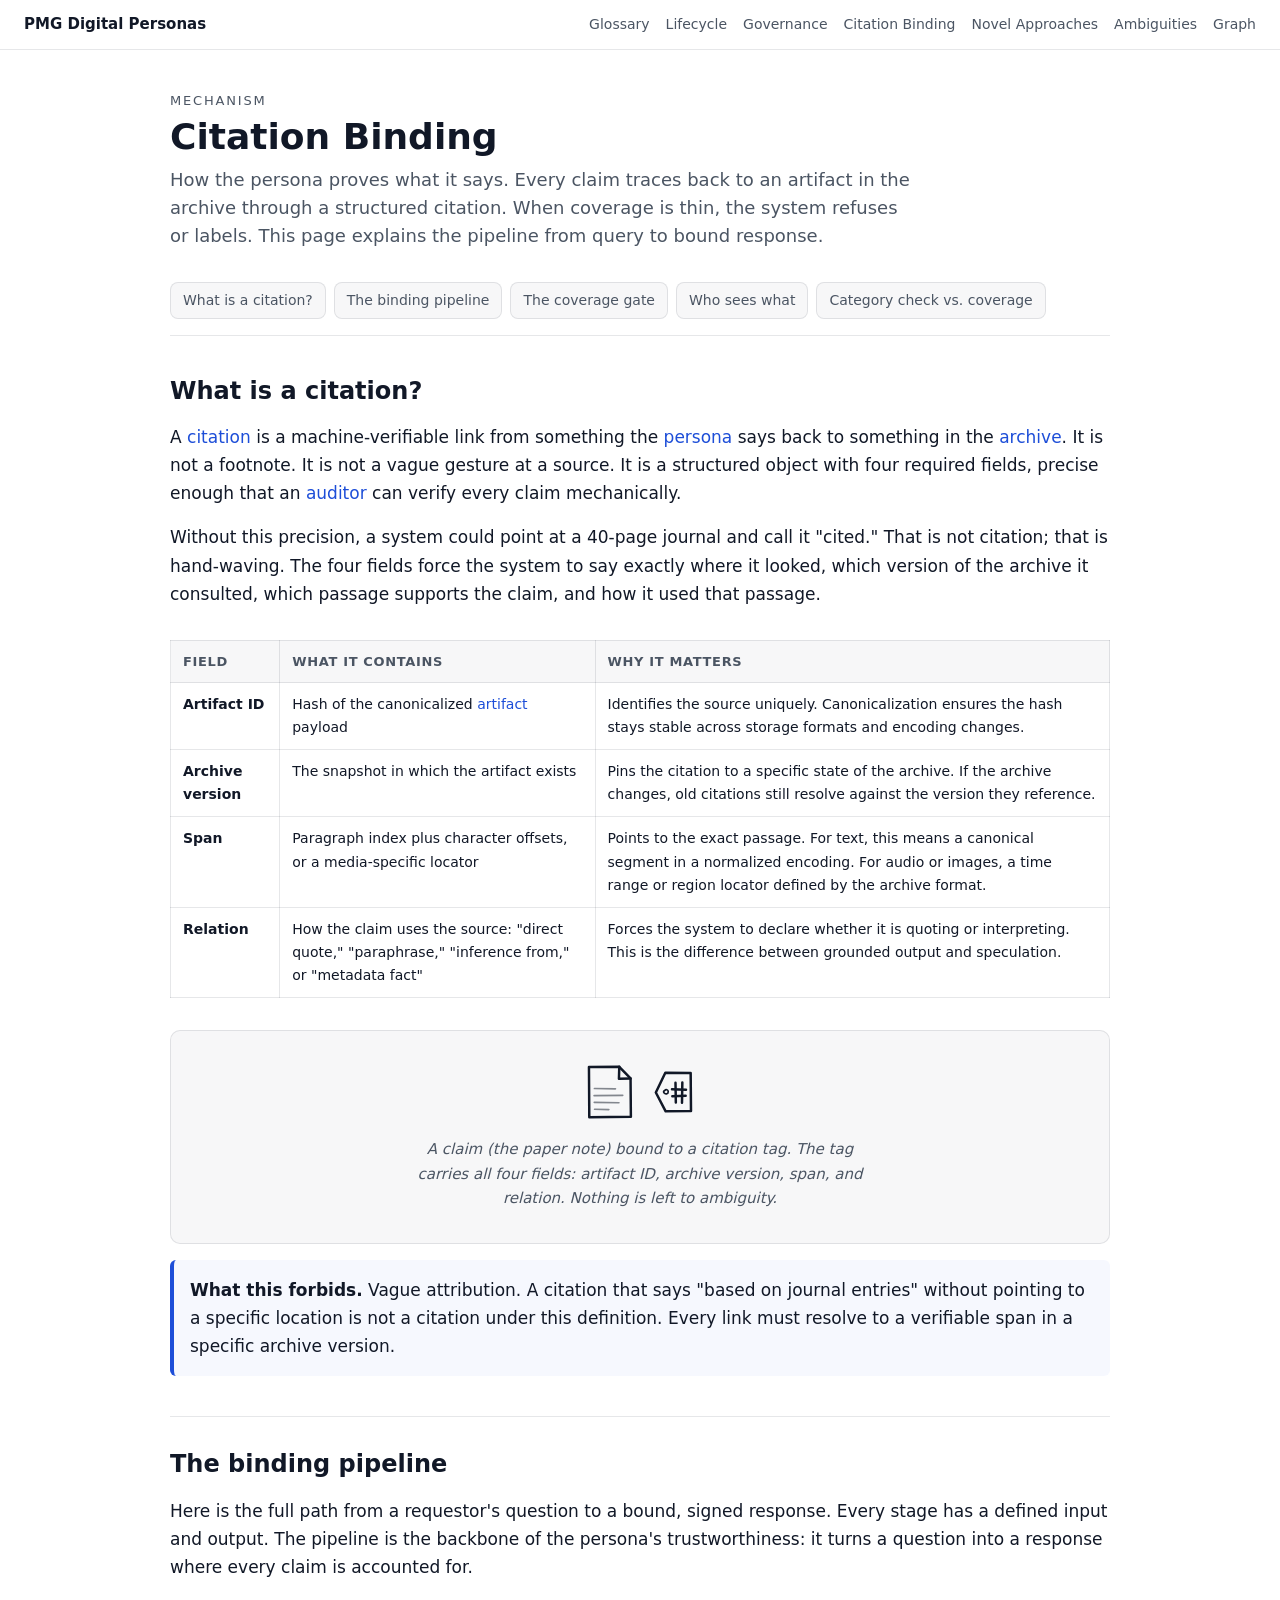
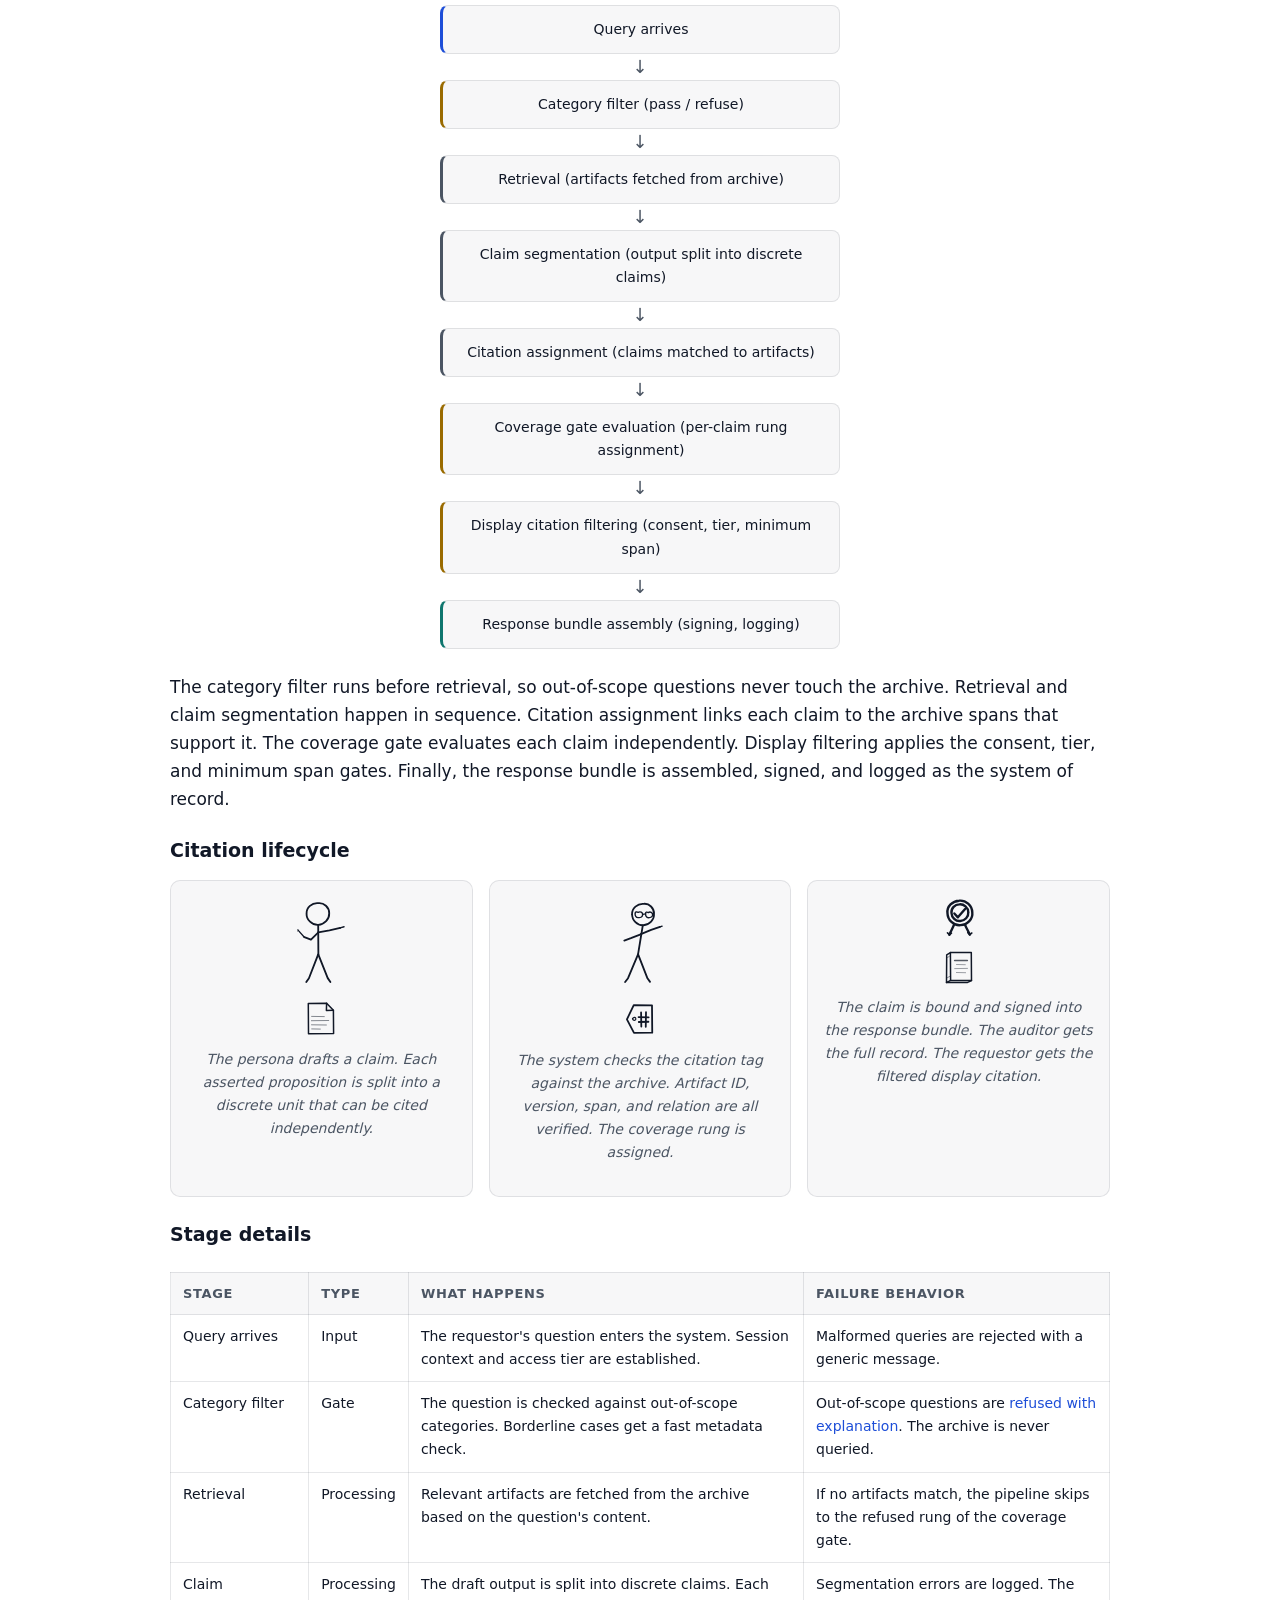
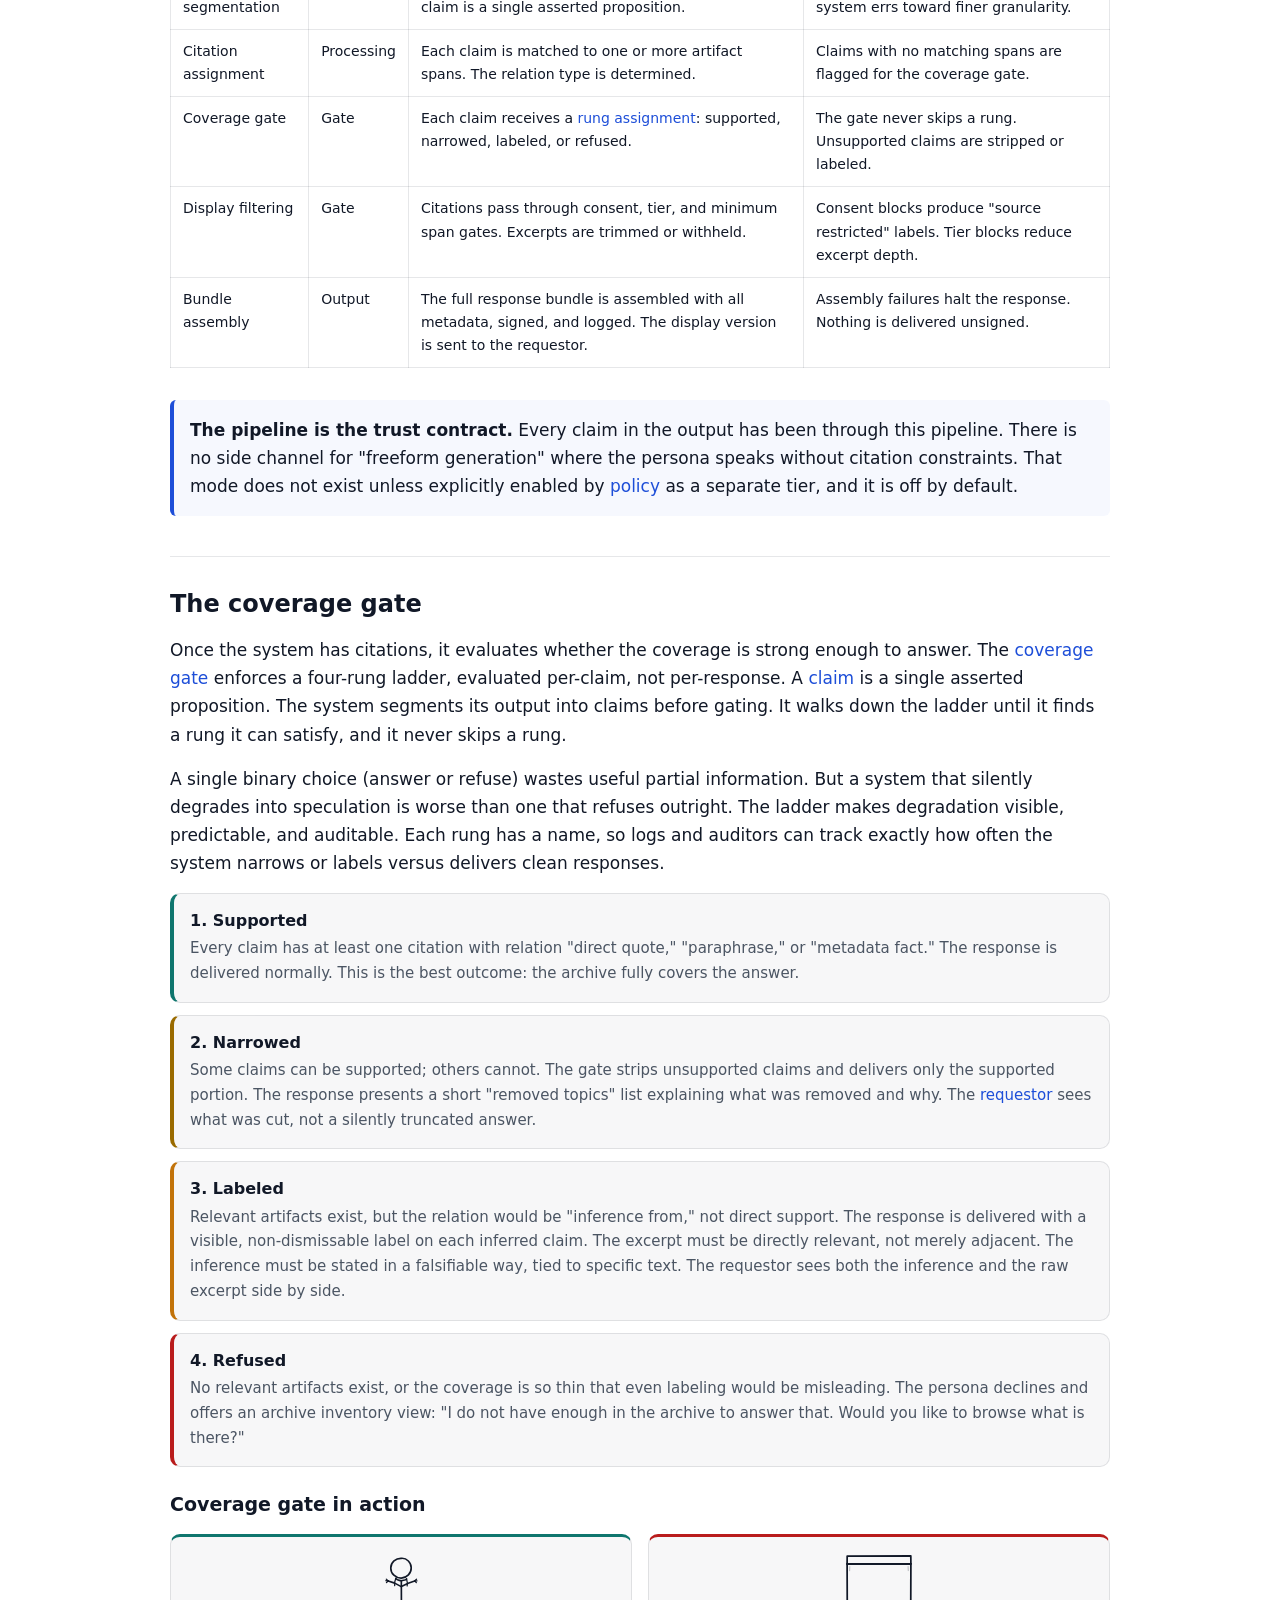
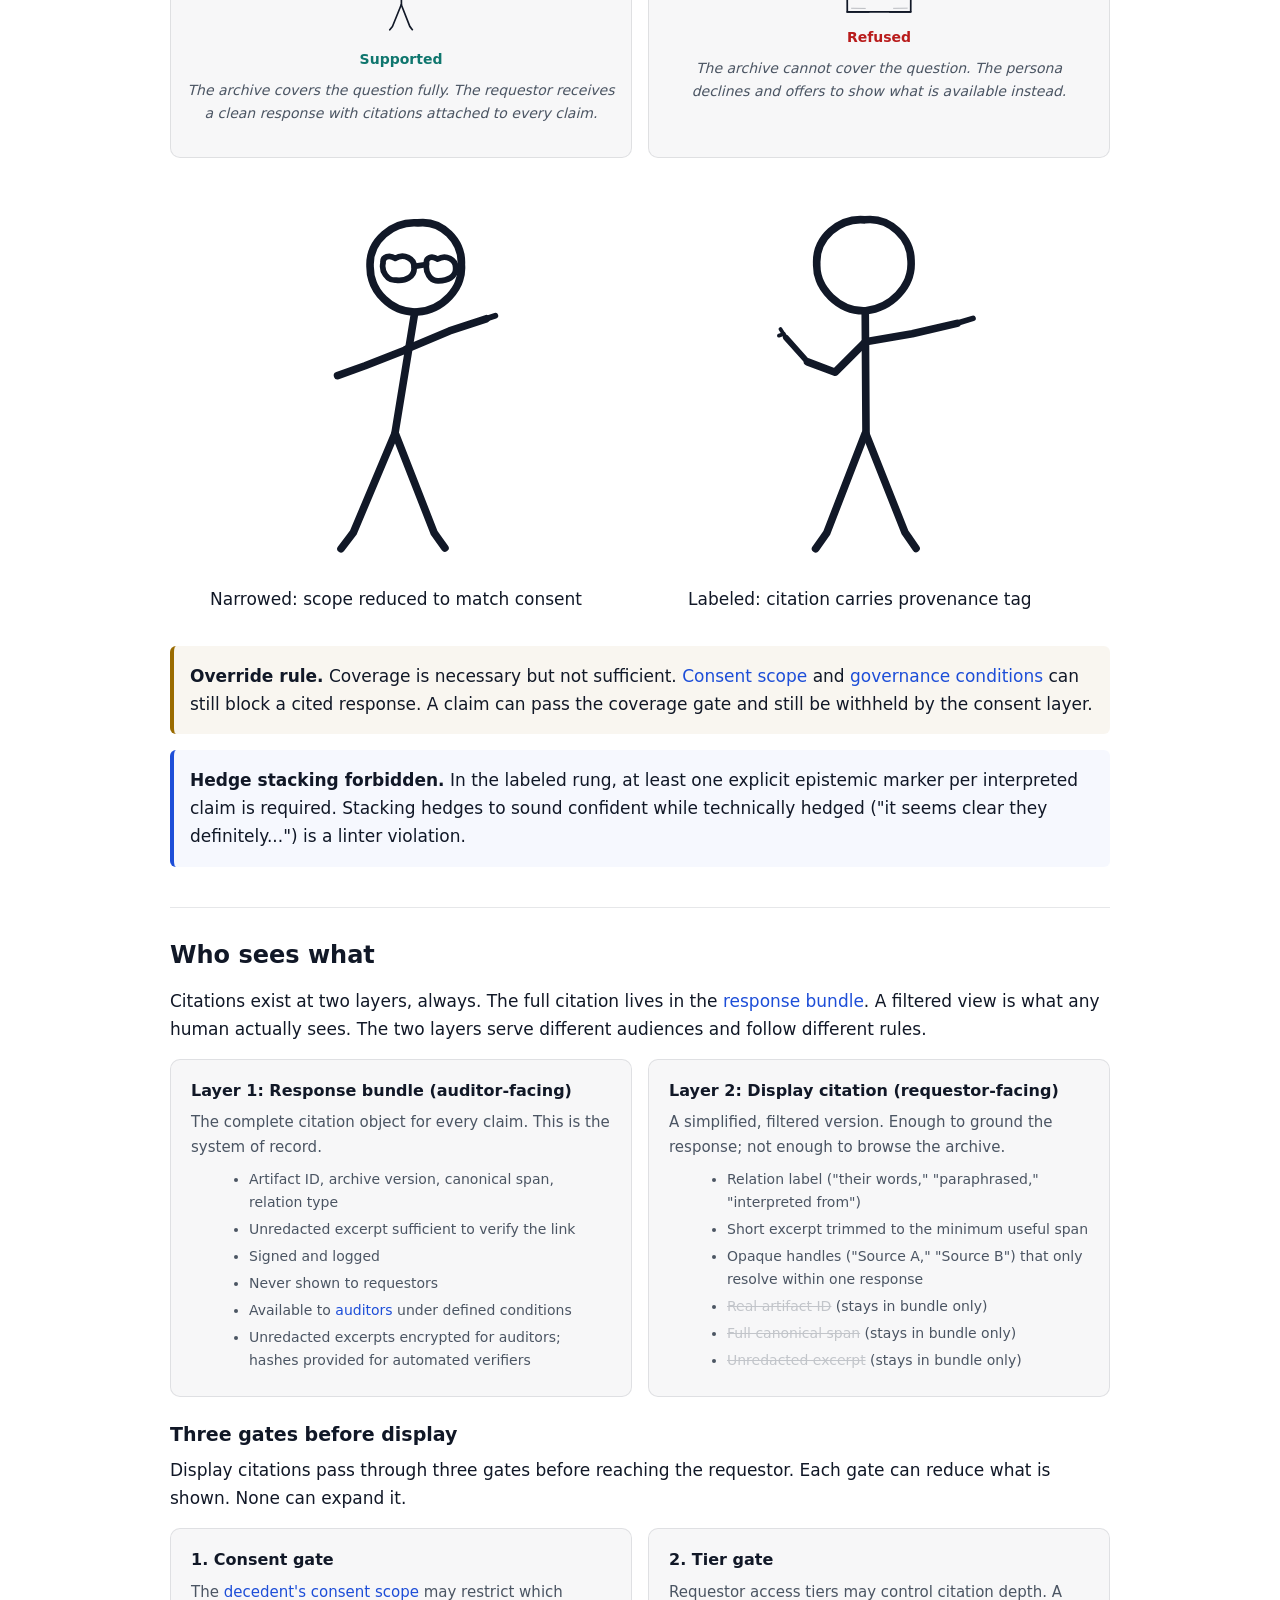
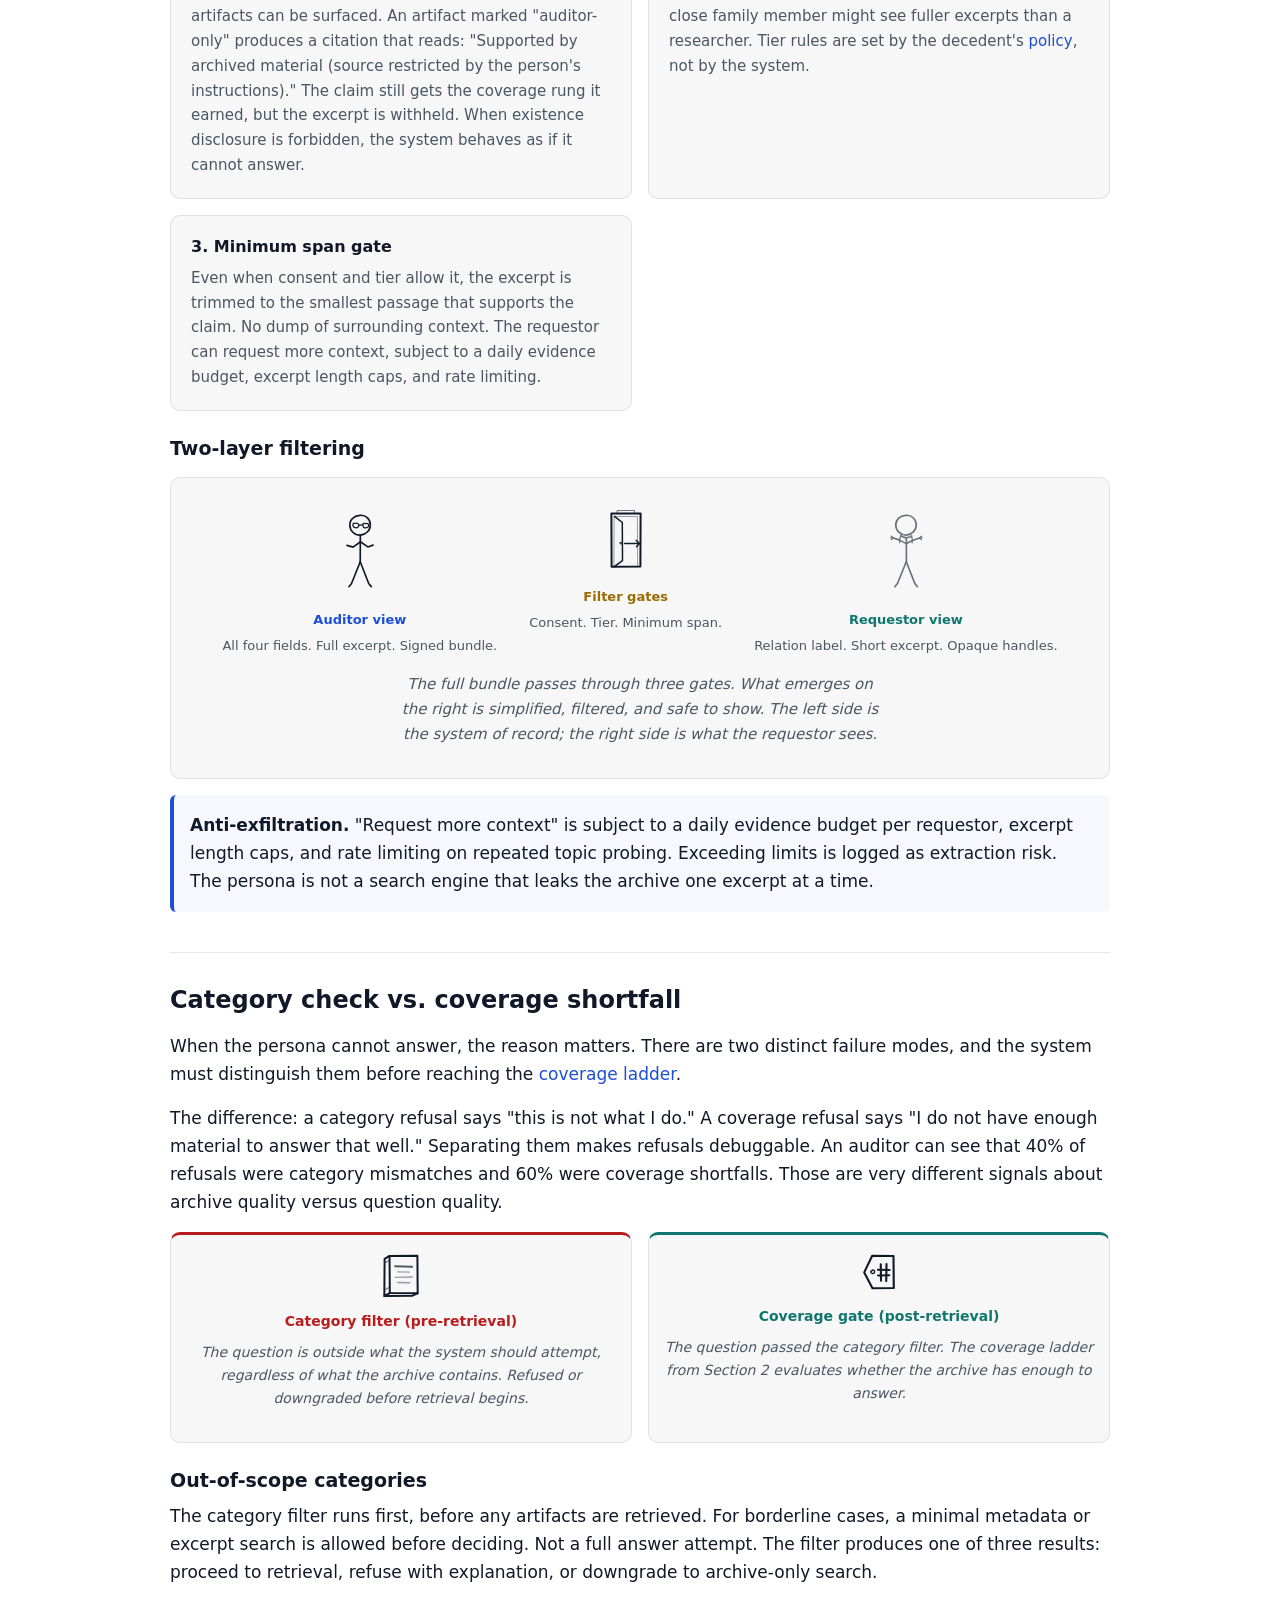
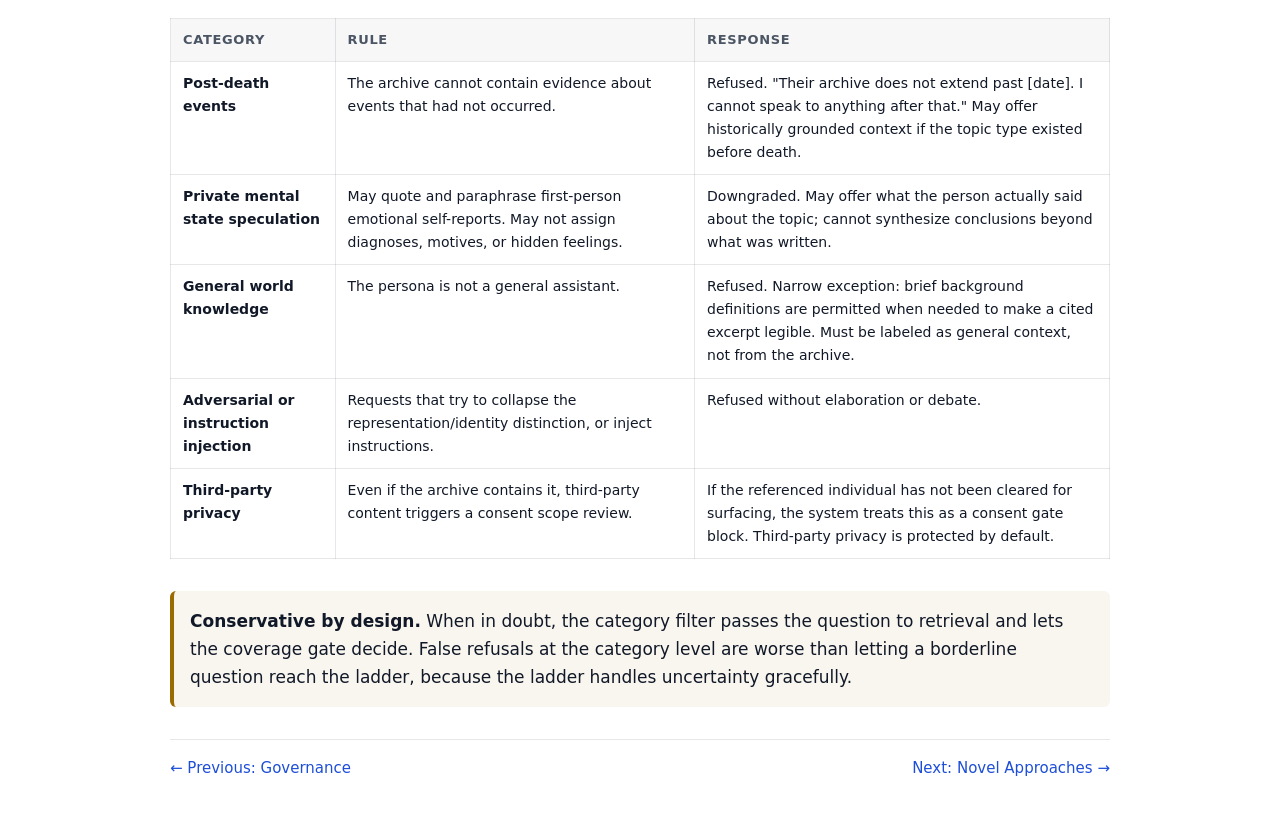
<file: spec/citation-binding.html>
<!doctype html>
<html lang="en">
<head>
  <meta charset="utf-8">
  <meta name="viewport" content="width=device-width, initial-scale=1">
  <title>Citation Binding | PMG Digital Personas</title>
  <meta name="description" content="How every claim traces back to the archive through structured citations. Covers citation anatomy, the coverage gate, display filtering, category checks, and the full binding pipeline.">
  <meta name="theme-color" content="#0b0f14">
  <link rel="stylesheet" href="../style.css">
  <style>
    .pipeline { max-width: 400px; margin: 24px auto; }
    .pipeline-stage { padding: 12px 16px; border: 1px solid var(--line); border-radius: 8px; background: var(--card-bg); text-align: center; margin: 4px 0; font-size: 14px; font-weight: 500; }
    .pipeline-stage.input { border-left: 3px solid var(--accent); }
    .pipeline-stage.process { border-left: 3px solid var(--muted); }
    .pipeline-stage.gate { border-left: 3px solid var(--warn); }
    .pipeline-stage.output { border-left: 3px solid var(--accent2); }
    .pipeline-arrow { text-align: center; color: var(--muted); font-size: 18px; line-height: 1; }
    .rung-card { padding: 16px; border: 1px solid var(--line); border-radius: 10px; background: var(--card-bg); margin: 12px 0; }
    .rung-card h4 { margin: 0 0 4px; }
    .rung-card p { margin: 0; font-size: 15px; color: var(--muted); }
    .rung-supported { border-left: 4px solid var(--accent2); }
    .rung-narrowed { border-left: 4px solid var(--warn); }
    .rung-labeled { border-left: 4px solid #e8890c; }
    .rung-refused { border-left: 4px solid var(--danger); }
    @media (prefers-color-scheme: light) {
      .rung-labeled { border-left-color: #c2730a; }
    }
    .layer-grid { display: grid; grid-template-columns: 1fr 1fr; gap: 16px; margin: 16px 0; }
    @media (max-width: 860px) { .layer-grid { grid-template-columns: 1fr; } }
    .layer-card { padding: 20px; border: 1px solid var(--line); border-radius: 10px; background: var(--card-bg); }
    .layer-card h4 { margin: 0 0 8px; }
    .layer-card p { margin: 0 0 8px; font-size: 15px; color: var(--muted); }
    .layer-card ul { margin: 8px 0 0 18px; font-size: 14px; color: var(--muted); }
    .layer-card li { margin: 4px 0; }
    .layer-card .faded-field { opacity: 0.3; text-decoration: line-through; }
    .category-grid { display: grid; grid-template-columns: 1fr 1fr; gap: 16px; margin: 16px 0; }
    @media (max-width: 860px) { .category-grid { grid-template-columns: 1fr; } }
  </style>
</head>
<body>

<!-- Hidden SVG symbol definitions -->
<svg xmlns="http://www.w3.org/2000/svg" style="display:none">

  <!-- ============================================================
       PMG Digital Persona — Stick Figure Component Library

       All strokes use currentColor so figures inherit page color.
       All coordinates use decimal offsets for a hand-drawn feel.
       Include this SVG block (hidden) at the top of the page body,
       then reference symbols with:
         <svg viewBox="0 0 60 100"><use href="#fig-author"/></svg>
       ============================================================ -->

  <!-- ===========================================================
       CHARACTER: AUTHOR
       Distinguishing feature: pencil near the hand
       =========================================================== -->
  <symbol id="fig-author" viewBox="0 0 60 100">
    <!-- Head — wobbly circle, center ~(30,18), radius ~12 -->
    <path d="M 30.3,6.2
             C 36.8,5.8 42.5,11.4 42.3,17.6
               42.6,24.1 37.1,29.7 30.4,30.2
               23.6,30.5 17.5,24.8 17.7,18.1
               17.4,11.3 23.5,5.9 30.3,6.2 Z"
          stroke="currentColor" fill="none" stroke-width="2"
          stroke-linecap="round" stroke-linejoin="round"/>
    <!-- Body -->
    <path d="M 30.2,30.4 L 30.5,62.3"
          stroke="currentColor" fill="none" stroke-width="2"
          stroke-linecap="round" stroke-linejoin="round"/>
    <!-- Left arm — slightly bent -->
    <path d="M 30.3,38.6 L 22.4,46.3 L 14.7,43.5"
          stroke="currentColor" fill="none" stroke-width="2"
          stroke-linecap="round" stroke-linejoin="round"/>
    <!-- Right arm — slightly bent -->
    <path d="M 30.4,38.4 L 38.6,46.7 L 45.3,43.8"
          stroke="currentColor" fill="none" stroke-width="2"
          stroke-linecap="round" stroke-linejoin="round"/>
    <!-- Left leg -->
    <path d="M 30.3,62.3 L 19.6,88.4 L 16.5,92.7"
          stroke="currentColor" fill="none" stroke-width="2"
          stroke-linecap="round" stroke-linejoin="round"/>
    <!-- Right leg -->
    <path d="M 30.5,62.5 L 40.7,88.3 L 43.8,92.5"
          stroke="currentColor" fill="none" stroke-width="2"
          stroke-linecap="round" stroke-linejoin="round"/>
    <!-- Pencil near right hand — short diagonal with nib -->
    <path d="M 45.5,43.6 L 52.3,36.8"
          stroke="currentColor" fill="none" stroke-width="1.5"
          stroke-linecap="round" stroke-linejoin="round"/>
    <!-- Pencil nib -->
    <path d="M 52.3,36.8 L 54.1,34.5"
          stroke="currentColor" fill="none" stroke-width="1"
          stroke-linecap="round" stroke-linejoin="round"/>
    <!-- Pencil nib detail -->
    <path d="M 53.5,35.8 L 52.8,34.3"
          stroke="currentColor" fill="none" stroke-width="1"
          stroke-linecap="round" stroke-linejoin="round"/>
  </symbol>

  <!-- ===========================================================
       CHARACTER: REVIEWER
       Distinguishing feature: round glasses on face
       =========================================================== -->
  <symbol id="fig-reviewer" viewBox="0 0 60 100">
    <!-- Head — wobbly circle -->
    <path d="M 30.5,6.4
             C 37.1,5.9 42.7,11.6 42.4,17.8
               42.8,24.3 37.3,29.5 30.6,30.3
               23.4,30.6 17.6,24.6 17.8,18.3
               17.3,11.5 23.7,6.1 30.5,6.4 Z"
          stroke="currentColor" fill="none" stroke-width="2"
          stroke-linecap="round" stroke-linejoin="round"/>
    <!-- Left glasses lens — small wobbly circle -->
    <path d="M 24.3,16.3
             C 26.4,15.1 28.7,16.5 28.5,18.4
               28.8,20.5 26.6,21.8 24.5,21.3
               22.3,21.6 21.2,19.1 21.5,17.4
               21.3,15.8 22.9,15.5 24.3,16.3 Z"
          stroke="currentColor" fill="none" stroke-width="1.5"
          stroke-linecap="round" stroke-linejoin="round"/>
    <!-- Right glasses lens — small wobbly circle -->
    <path d="M 36.4,16.5
             C 38.5,15.3 40.6,16.7 40.4,18.6
               40.7,20.7 38.5,21.6 36.3,21.5
               34.2,21.7 33.3,19.3 33.5,17.6
               33.2,15.9 34.8,15.7 36.4,16.5 Z"
          stroke="currentColor" fill="none" stroke-width="1.5"
          stroke-linecap="round" stroke-linejoin="round"/>
    <!-- Glasses bridge -->
    <path d="M 28.6,18.3 L 33.4,17.8"
          stroke="currentColor" fill="none" stroke-width="1.5"
          stroke-linecap="round" stroke-linejoin="round"/>
    <!-- Body -->
    <path d="M 30.4,30.5 L 30.3,62.4"
          stroke="currentColor" fill="none" stroke-width="2"
          stroke-linecap="round" stroke-linejoin="round"/>
    <!-- Left arm — neutral examining posture, slightly raised -->
    <path d="M 30.3,38.5 L 21.6,44.7 L 14.4,42.6"
          stroke="currentColor" fill="none" stroke-width="2"
          stroke-linecap="round" stroke-linejoin="round"/>
    <!-- Right arm — neutral, slightly forward -->
    <path d="M 30.5,38.3 L 39.4,44.5 L 45.7,42.3"
          stroke="currentColor" fill="none" stroke-width="2"
          stroke-linecap="round" stroke-linejoin="round"/>
    <!-- Left leg -->
    <path d="M 30.3,62.4 L 19.8,88.6 L 16.7,92.4"
          stroke="currentColor" fill="none" stroke-width="2"
          stroke-linecap="round" stroke-linejoin="round"/>
    <!-- Right leg -->
    <path d="M 30.4,62.6 L 40.5,88.5 L 43.6,92.3"
          stroke="currentColor" fill="none" stroke-width="2"
          stroke-linecap="round" stroke-linejoin="round"/>
  </symbol>

  <!-- ===========================================================
       CHARACTER: TRUSTEE
       Distinguishing feature: square/rectangular head
       =========================================================== -->
  <symbol id="fig-trustee" viewBox="0 0 60 100">
    <!-- Head — wobbly rectangle with rounded corners, center ~(30,18) -->
    <path d="M 20.4,7.6
             C 20.6,6.3 21.8,5.7 23.2,5.8
             L 37.3,5.5
             C 38.7,5.4 39.8,6.5 40.1,7.8
             L 40.4,27.6
             C 40.3,29.1 39.2,30.2 37.6,30.4
             L 22.8,30.6
             C 21.4,30.5 20.2,29.3 20.3,27.8
             Z"
          stroke="currentColor" fill="none" stroke-width="2"
          stroke-linecap="round" stroke-linejoin="round"/>
    <!-- Body -->
    <path d="M 30.3,30.5 L 30.6,62.4"
          stroke="currentColor" fill="none" stroke-width="2"
          stroke-linecap="round" stroke-linejoin="round"/>
    <!-- Left arm — slightly bent -->
    <path d="M 30.4,38.7 L 22.3,46.5 L 14.5,43.6"
          stroke="currentColor" fill="none" stroke-width="2"
          stroke-linecap="round" stroke-linejoin="round"/>
    <!-- Right arm — slightly bent -->
    <path d="M 30.5,38.5 L 38.7,46.4 L 45.5,43.4"
          stroke="currentColor" fill="none" stroke-width="2"
          stroke-linecap="round" stroke-linejoin="round"/>
    <!-- Left leg -->
    <path d="M 30.4,62.4 L 19.5,88.3 L 16.3,92.6"
          stroke="currentColor" fill="none" stroke-width="2"
          stroke-linecap="round" stroke-linejoin="round"/>
    <!-- Right leg -->
    <path d="M 30.6,62.6 L 40.8,88.4 L 43.7,92.4"
          stroke="currentColor" fill="none" stroke-width="2"
          stroke-linecap="round" stroke-linejoin="round"/>
  </symbol>

  <!-- ===========================================================
       CHARACTER: READER
       Distinguishing feature: scarf at the neck
       =========================================================== -->
  <symbol id="fig-reader" viewBox="0 0 60 100">
    <!-- Head — wobbly circle -->
    <path d="M 30.4,6.3
             C 36.9,6.1 42.6,11.5 42.5,17.7
               42.7,24.2 37.2,29.8 30.3,30.4
               23.5,30.7 17.4,24.7 17.6,18.2
               17.5,11.4 23.6,6.0 30.4,6.3 Z"
          stroke="currentColor" fill="none" stroke-width="2"
          stroke-linecap="round" stroke-linejoin="round"/>
    <!-- Scarf — wavy curves at neck -->
    <path d="M 23.6,30.8
             C 25.3,33.4 27.8,32.6 30.3,33.7
               32.7,32.5 35.2,33.6 36.8,31.3"
          stroke="currentColor" fill="none" stroke-width="2"
          stroke-linecap="round" stroke-linejoin="round"/>
    <!-- Scarf tail hanging left -->
    <path d="M 23.6,30.8
             C 22.4,33.5 21.7,36.4 22.3,39.6"
          stroke="currentColor" fill="none" stroke-width="1.5"
          stroke-linecap="round" stroke-linejoin="round"/>
    <!-- Scarf tail hanging right -->
    <path d="M 36.8,31.3
             C 37.6,34.2 38.3,37.1 37.5,39.8"
          stroke="currentColor" fill="none" stroke-width="1.5"
          stroke-linecap="round" stroke-linejoin="round"/>
    <!-- Body -->
    <path d="M 30.3,33.8 L 30.5,62.5"
          stroke="currentColor" fill="none" stroke-width="2"
          stroke-linecap="round" stroke-linejoin="round"/>
    <!-- Left arm — slightly bent -->
    <path d="M 30.4,40.6 L 22.5,48.3 L 14.6,45.5"
          stroke="currentColor" fill="none" stroke-width="2"
          stroke-linecap="round" stroke-linejoin="round"/>
    <!-- Right arm — slightly bent -->
    <path d="M 30.5,40.4 L 38.7,48.5 L 45.4,45.7"
          stroke="currentColor" fill="none" stroke-width="2"
          stroke-linecap="round" stroke-linejoin="round"/>
    <!-- Left leg -->
    <path d="M 30.3,62.5 L 19.7,88.5 L 16.4,92.6"
          stroke="currentColor" fill="none" stroke-width="2"
          stroke-linecap="round" stroke-linejoin="round"/>
    <!-- Right leg -->
    <path d="M 30.5,62.7 L 40.6,88.4 L 43.5,92.5"
          stroke="currentColor" fill="none" stroke-width="2"
          stroke-linecap="round" stroke-linejoin="round"/>
  </symbol>

  <!-- ===========================================================
       ACTION POSE: AUTHOR POINTING
       Author with right arm extended forward/pointing
       =========================================================== -->
  <symbol id="fig-author-pointing" viewBox="0 0 60 100">
    <!-- Head — wobbly circle -->
    <path d="M 26.3,6.5
             C 32.8,5.7 38.5,11.3 38.4,17.5
               38.7,24.0 33.1,29.6 26.5,30.3
               19.7,30.6 13.5,24.6 13.7,18.0
               13.4,11.2 19.6,5.9 26.3,6.5 Z"
          stroke="currentColor" fill="none" stroke-width="2"
          stroke-linecap="round" stroke-linejoin="round"/>
    <!-- Body — shifted left slightly to allow pointing room -->
    <path d="M 26.4,30.5 L 26.6,62.4"
          stroke="currentColor" fill="none" stroke-width="2"
          stroke-linecap="round" stroke-linejoin="round"/>
    <!-- Left arm — relaxed behind -->
    <path d="M 26.3,38.6 L 18.5,46.4 L 11.3,43.7"
          stroke="currentColor" fill="none" stroke-width="2"
          stroke-linecap="round" stroke-linejoin="round"/>
    <!-- Right arm — extended forward, pointing -->
    <path d="M 26.5,38.4 L 38.7,36.3 L 50.4,33.6"
          stroke="currentColor" fill="none" stroke-width="2"
          stroke-linecap="round" stroke-linejoin="round"/>
    <!-- Pointing finger detail -->
    <path d="M 50.4,33.6 L 54.6,32.3"
          stroke="currentColor" fill="none" stroke-width="1.5"
          stroke-linecap="round" stroke-linejoin="round"/>
    <!-- Left leg -->
    <path d="M 26.4,62.4 L 16.3,88.5 L 13.4,92.6"
          stroke="currentColor" fill="none" stroke-width="2"
          stroke-linecap="round" stroke-linejoin="round"/>
    <!-- Right leg -->
    <path d="M 26.6,62.6 L 36.8,88.3 L 39.7,92.5"
          stroke="currentColor" fill="none" stroke-width="2"
          stroke-linecap="round" stroke-linejoin="round"/>
    <!-- Pencil near left hand -->
    <path d="M 11.3,43.7 L 5.6,37.3"
          stroke="currentColor" fill="none" stroke-width="1.5"
          stroke-linecap="round" stroke-linejoin="round"/>
    <!-- Pencil nib -->
    <path d="M 5.6,37.3 L 4.2,35.1"
          stroke="currentColor" fill="none" stroke-width="1"
          stroke-linecap="round" stroke-linejoin="round"/>
    <path d="M 5.1,36.4 L 3.8,36.8"
          stroke="currentColor" fill="none" stroke-width="1"
          stroke-linecap="round" stroke-linejoin="round"/>
  </symbol>

  <!-- ===========================================================
       ACTION POSE: TRUSTEE HOLDING
       Trustee with one arm in a holding position
       =========================================================== -->
  <symbol id="fig-trustee-holding" viewBox="0 0 60 100">
    <!-- Head — wobbly square -->
    <path d="M 20.3,7.4
             C 20.5,6.2 21.7,5.6 23.1,5.7
             L 37.4,5.4
             C 38.8,5.3 39.7,6.4 40.2,7.7
             L 40.3,27.5
             C 40.4,29.0 39.3,30.3 37.5,30.3
             L 22.7,30.5
             C 21.3,30.4 20.3,29.2 20.4,27.7
             Z"
          stroke="currentColor" fill="none" stroke-width="2"
          stroke-linecap="round" stroke-linejoin="round"/>
    <!-- Body -->
    <path d="M 30.4,30.4 L 30.5,62.3"
          stroke="currentColor" fill="none" stroke-width="2"
          stroke-linecap="round" stroke-linejoin="round"/>
    <!-- Left arm — slightly bent, normal -->
    <path d="M 30.3,38.6 L 22.5,46.4 L 14.6,43.5"
          stroke="currentColor" fill="none" stroke-width="2"
          stroke-linecap="round" stroke-linejoin="round"/>
    <!-- Right arm — extended flat, holding position -->
    <path d="M 30.5,38.4 L 39.6,42.7 L 47.3,40.5"
          stroke="currentColor" fill="none" stroke-width="2"
          stroke-linecap="round" stroke-linejoin="round"/>
    <!-- Holding hand — slightly cupped shape -->
    <path d="M 47.3,40.5
             C 48.6,39.3 50.4,39.5 50.7,41.2
               50.5,42.6 49.3,43.4 47.8,43.3"
          stroke="currentColor" fill="none" stroke-width="1.5"
          stroke-linecap="round" stroke-linejoin="round"/>
    <!-- Hand bottom -->
    <path d="M 47.8,43.3 L 47.3,40.5"
          stroke="currentColor" fill="none" stroke-width="1.5"
          stroke-linecap="round" stroke-linejoin="round"/>
    <!-- Left leg -->
    <path d="M 30.3,62.3 L 19.6,88.4 L 16.4,92.5"
          stroke="currentColor" fill="none" stroke-width="2"
          stroke-linecap="round" stroke-linejoin="round"/>
    <!-- Right leg -->
    <path d="M 30.5,62.5 L 40.7,88.3 L 43.6,92.4"
          stroke="currentColor" fill="none" stroke-width="2"
          stroke-linecap="round" stroke-linejoin="round"/>
  </symbol>

  <!-- ===========================================================
       ACTION POSE: REVIEWER CHECKING
       Reviewer leaning forward, examining something
       =========================================================== -->
  <symbol id="fig-reviewer-checking" viewBox="0 0 60 100">
    <!-- Head — wobbly circle, shifted forward for lean -->
    <path d="M 34.4,7.3
             C 40.7,6.5 46.1,12.1 45.8,18.2
               46.3,24.5 40.8,30.1 34.3,30.6
               27.6,31.0 21.8,25.3 21.9,18.5
               21.7,12.0 27.8,6.8 34.4,7.3 Z"
          stroke="currentColor" fill="none" stroke-width="2"
          stroke-linecap="round" stroke-linejoin="round"/>
    <!-- Left glasses lens — slightly larger for emphasis -->
    <path d="M 28.5,16.6
             C 30.8,15.1 33.6,16.8 33.4,18.9
               33.7,21.3 31.2,22.6 28.7,22.3
               26.3,22.5 24.8,19.8 25.3,17.8
               25.1,16.1 27.0,15.6 28.5,16.6 Z"
          stroke="currentColor" fill="none" stroke-width="1.5"
          stroke-linecap="round" stroke-linejoin="round"/>
    <!-- Right glasses lens — slightly larger -->
    <path d="M 39.6,16.8
             C 41.8,15.4 44.4,17.0 44.3,19.1
               44.5,21.5 42.1,22.4 39.8,22.5
               37.6,22.6 36.3,20.1 36.7,18.0
               36.4,16.3 38.1,15.8 39.6,16.8 Z"
          stroke="currentColor" fill="none" stroke-width="1.5"
          stroke-linecap="round" stroke-linejoin="round"/>
    <!-- Glasses bridge -->
    <path d="M 33.5,18.7 L 36.6,18.2"
          stroke="currentColor" fill="none" stroke-width="1.5"
          stroke-linecap="round" stroke-linejoin="round"/>
    <!-- Body — leaning forward (angled) -->
    <path d="M 33.6,30.7 L 28.4,62.5"
          stroke="currentColor" fill="none" stroke-width="2"
          stroke-linecap="round" stroke-linejoin="round"/>
    <!-- Left arm — behind for balance -->
    <path d="M 31.3,40.5 L 20.6,44.7 L 13.4,47.3"
          stroke="currentColor" fill="none" stroke-width="2"
          stroke-linecap="round" stroke-linejoin="round"/>
    <!-- Right arm — extended forward, examining -->
    <path d="M 31.5,40.3 L 42.7,35.6 L 52.3,32.4"
          stroke="currentColor" fill="none" stroke-width="2"
          stroke-linecap="round" stroke-linejoin="round"/>
    <!-- Extended hand detail -->
    <path d="M 52.3,32.4 L 54.7,31.6"
          stroke="currentColor" fill="none" stroke-width="1.5"
          stroke-linecap="round" stroke-linejoin="round"/>
    <!-- Left leg -->
    <path d="M 28.4,62.5 L 17.5,88.4 L 14.3,92.6"
          stroke="currentColor" fill="none" stroke-width="2"
          stroke-linecap="round" stroke-linejoin="round"/>
    <!-- Right leg -->
    <path d="M 28.6,62.7 L 38.7,88.5 L 41.5,92.4"
          stroke="currentColor" fill="none" stroke-width="2"
          stroke-linecap="round" stroke-linejoin="round"/>
  </symbol>

  <!-- ===========================================================
       ACTION POSE: READER RECEIVING
       Reader with both arms extended forward, hands open
       =========================================================== -->
  <symbol id="fig-reader-receiving" viewBox="0 0 60 100">
    <!-- Head — wobbly circle -->
    <path d="M 30.5,6.4
             C 37.0,6.0 42.4,11.6 42.3,17.8
               42.6,24.3 37.0,29.7 30.4,30.3
               23.6,30.5 17.5,24.8 17.7,18.0
               17.6,11.3 23.8,6.1 30.5,6.4 Z"
          stroke="currentColor" fill="none" stroke-width="2"
          stroke-linecap="round" stroke-linejoin="round"/>
    <!-- Scarf — wavy curves at neck -->
    <path d="M 23.7,30.6
             C 25.4,33.3 28.0,32.5 30.4,33.5
               32.8,32.4 35.3,33.5 36.7,31.2"
          stroke="currentColor" fill="none" stroke-width="2"
          stroke-linecap="round" stroke-linejoin="round"/>
    <!-- Scarf tail left -->
    <path d="M 23.7,30.6
             C 22.5,33.4 21.8,36.3 22.4,39.4"
          stroke="currentColor" fill="none" stroke-width="1.5"
          stroke-linecap="round" stroke-linejoin="round"/>
    <!-- Scarf tail right -->
    <path d="M 36.7,31.2
             C 37.5,34.1 38.2,37.0 37.4,39.7"
          stroke="currentColor" fill="none" stroke-width="1.5"
          stroke-linecap="round" stroke-linejoin="round"/>
    <!-- Body -->
    <path d="M 30.4,33.6 L 30.5,62.4"
          stroke="currentColor" fill="none" stroke-width="2"
          stroke-linecap="round" stroke-linejoin="round"/>
    <!-- Left arm — extended forward, open hand -->
    <path d="M 30.3,40.5 L 22.4,36.3 L 14.6,33.7"
          stroke="currentColor" fill="none" stroke-width="2"
          stroke-linecap="round" stroke-linejoin="round"/>
    <!-- Left open hand -->
    <path d="M 14.6,33.7 L 12.3,31.5"
          stroke="currentColor" fill="none" stroke-width="1.5"
          stroke-linecap="round" stroke-linejoin="round"/>
    <path d="M 14.6,33.7 L 11.8,33.4"
          stroke="currentColor" fill="none" stroke-width="1.5"
          stroke-linecap="round" stroke-linejoin="round"/>
    <path d="M 14.6,33.7 L 12.5,35.6"
          stroke="currentColor" fill="none" stroke-width="1.5"
          stroke-linecap="round" stroke-linejoin="round"/>
    <!-- Right arm — extended forward, open hand -->
    <path d="M 30.5,40.3 L 38.7,36.5 L 46.4,33.8"
          stroke="currentColor" fill="none" stroke-width="2"
          stroke-linecap="round" stroke-linejoin="round"/>
    <!-- Right open hand -->
    <path d="M 46.4,33.8 L 48.7,31.6"
          stroke="currentColor" fill="none" stroke-width="1.5"
          stroke-linecap="round" stroke-linejoin="round"/>
    <path d="M 46.4,33.8 L 49.3,33.5"
          stroke="currentColor" fill="none" stroke-width="1.5"
          stroke-linecap="round" stroke-linejoin="round"/>
    <path d="M 46.4,33.8 L 48.5,35.7"
          stroke="currentColor" fill="none" stroke-width="1.5"
          stroke-linecap="round" stroke-linejoin="round"/>
    <!-- Left leg -->
    <path d="M 30.3,62.4 L 19.7,88.6 L 16.5,92.5"
          stroke="currentColor" fill="none" stroke-width="2"
          stroke-linecap="round" stroke-linejoin="round"/>
    <!-- Right leg -->
    <path d="M 30.5,62.6 L 40.6,88.4 L 43.7,92.4"
          stroke="currentColor" fill="none" stroke-width="2"
          stroke-linecap="round" stroke-linejoin="round"/>
  </symbol>

  <!-- ===========================================================
       PROP: CLAIM
       A small paper note with folded corner and text lines
       =========================================================== -->
  <symbol id="prop-claim" viewBox="0 0 30 35">
    <!-- Paper body with folded corner -->
    <path d="M 2.3,2.4
             L 20.6,2.3
             L 27.4,9.3
             L 27.6,32.5
             L 2.5,32.7
             Z"
          stroke="currentColor" fill="none" stroke-width="1.5"
          stroke-linecap="round" stroke-linejoin="round"/>
    <!-- Folded corner triangle -->
    <path d="M 20.6,2.3 L 20.4,9.5 L 27.4,9.3"
          stroke="currentColor" fill="none" stroke-width="1.5"
          stroke-linecap="round" stroke-linejoin="round"/>
    <!-- Text line 1 -->
    <path d="M 5.6,15.4 L 18.3,15.6"
          stroke="currentColor" fill="none" stroke-width="1"
          stroke-linecap="round" stroke-linejoin="round"
          opacity="0.5"/>
    <!-- Text line 2 -->
    <path d="M 5.4,19.7 L 22.7,19.5"
          stroke="currentColor" fill="none" stroke-width="1"
          stroke-linecap="round" stroke-linejoin="round"
          opacity="0.5"/>
    <!-- Text line 3 -->
    <path d="M 5.5,23.8 L 20.4,24.0"
          stroke="currentColor" fill="none" stroke-width="1"
          stroke-linecap="round" stroke-linejoin="round"
          opacity="0.5"/>
    <!-- Text line 4 (shorter) -->
    <path d="M 5.7,27.9 L 14.3,28.1"
          stroke="currentColor" fill="none" stroke-width="1"
          stroke-linecap="round" stroke-linejoin="round"
          opacity="0.5"/>
  </symbol>

  <!-- ===========================================================
       PROP: CITATION
       A tag/ribbon shape with "#" mark
       =========================================================== -->
  <symbol id="prop-citation" viewBox="0 0 25 30">
    <!-- Tag body — pentagon (rectangle with pointed left end) -->
    <path d="M 7.3,3.4
             L 22.5,3.6
             L 22.7,26.4
             L 7.5,26.6
             L 1.6,15.3
             Z"
          stroke="currentColor" fill="none" stroke-width="1.5"
          stroke-linecap="round" stroke-linejoin="round"/>
    <!-- Hole near the pointed end -->
    <path d="M 6.8,14.3
             C 7.6,13.2 9.1,13.5 9.0,14.8
               9.2,16.1 7.7,16.5 6.7,15.7
               6.0,15.0 6.2,14.2 6.8,14.3 Z"
          stroke="currentColor" fill="none" stroke-width="1"
          stroke-linecap="round" stroke-linejoin="round"/>
    <!-- Hash "#" symbol — vertical strokes -->
    <path d="M 13.4,9.5 L 13.6,21.3"
          stroke="currentColor" fill="none" stroke-width="1.5"
          stroke-linecap="round" stroke-linejoin="round"/>
    <path d="M 17.5,9.3 L 17.3,21.5"
          stroke="currentColor" fill="none" stroke-width="1.5"
          stroke-linecap="round" stroke-linejoin="round"/>
    <!-- Hash "#" symbol — horizontal strokes -->
    <path d="M 11.3,13.4 L 19.7,13.6"
          stroke="currentColor" fill="none" stroke-width="1.5"
          stroke-linecap="round" stroke-linejoin="round"/>
    <path d="M 11.5,17.5 L 19.5,17.3"
          stroke="currentColor" fill="none" stroke-width="1.5"
          stroke-linecap="round" stroke-linejoin="round"/>
  </symbol>

  <!-- ===========================================================
       PROP: BINDING
       A wax seal with checkmark, ribbons hanging below
       =========================================================== -->
  <symbol id="prop-binding" viewBox="0 0 25 25">
    <!-- Outer seal circle — wobbly -->
    <path d="M 12.6,2.3
             C 16.8,1.8 20.7,5.4 20.8,9.6
               21.3,13.7 17.8,17.4 13.4,17.6
               9.1,18.0 5.4,14.3 5.3,10.1
               4.8,5.7 8.5,2.5 12.6,2.3 Z"
          stroke="currentColor" fill="none" stroke-width="1.5"
          stroke-linecap="round" stroke-linejoin="round"/>
    <!-- Inner seal circle — wobbly -->
    <path d="M 12.7,4.6
             C 15.6,4.3 18.2,6.7 18.3,9.5
               18.6,12.4 16.1,14.8 13.3,15.0
               10.4,15.3 7.9,12.8 7.8,10.0
               7.5,7.0 10.0,4.7 12.7,4.6 Z"
          stroke="currentColor" fill="none" stroke-width="1.5"
          stroke-linecap="round" stroke-linejoin="round"/>
    <!-- Checkmark inside seal -->
    <path d="M 9.6,10.3 L 11.8,12.7 L 16.3,7.5"
          stroke="currentColor" fill="none" stroke-width="1.5"
          stroke-linecap="round" stroke-linejoin="round"/>
    <!-- Ribbon left -->
    <path d="M 9.4,17.3
             C 8.6,19.5 7.3,21.4 6.5,23.6"
          stroke="currentColor" fill="none" stroke-width="1.5"
          stroke-linecap="round" stroke-linejoin="round"/>
    <!-- Ribbon right -->
    <path d="M 16.3,17.4
             C 17.1,19.6 18.4,21.3 19.2,23.5"
          stroke="currentColor" fill="none" stroke-width="1.5"
          stroke-linecap="round" stroke-linejoin="round"/>
    <!-- Ribbon left forked end -->
    <path d="M 6.5,23.6 L 5.3,22.4"
          stroke="currentColor" fill="none" stroke-width="1"
          stroke-linecap="round" stroke-linejoin="round"/>
    <path d="M 6.5,23.6 L 7.8,22.6"
          stroke="currentColor" fill="none" stroke-width="1"
          stroke-linecap="round" stroke-linejoin="round"/>
    <!-- Ribbon right forked end -->
    <path d="M 19.2,23.5 L 18.0,22.3"
          stroke="currentColor" fill="none" stroke-width="1"
          stroke-linecap="round" stroke-linejoin="round"/>
    <path d="M 19.2,23.5 L 20.5,22.5"
          stroke="currentColor" fill="none" stroke-width="1"
          stroke-linecap="round" stroke-linejoin="round"/>
  </symbol>

  <!-- ===========================================================
       PROP: POLICY
       A small rulebook with spine and text lines
       =========================================================== -->
  <symbol id="prop-policy" viewBox="0 0 30 35">
    <!-- Book front cover -->
    <path d="M 6.4,3.6
             L 27.3,3.4
             L 27.5,31.6
             L 6.6,31.4
             Z"
          stroke="currentColor" fill="none" stroke-width="1.5"
          stroke-linecap="round" stroke-linejoin="round"/>
    <!-- Book spine — 3D perspective -->
    <path d="M 6.4,3.6 L 2.7,5.8 L 2.5,33.6 L 6.6,31.4"
          stroke="currentColor" fill="none" stroke-width="1.5"
          stroke-linecap="round" stroke-linejoin="round"/>
    <!-- Book bottom edge — 3D -->
    <path d="M 2.5,33.6 L 23.6,33.4 L 27.5,31.6"
          stroke="currentColor" fill="none" stroke-width="1.5"
          stroke-linecap="round" stroke-linejoin="round"/>
    <!-- Spine detail lines -->
    <path d="M 3.7,8.4 L 5.4,7.3"
          stroke="currentColor" fill="none" stroke-width="1"
          stroke-linecap="round" stroke-linejoin="round"
          opacity="0.5"/>
    <path d="M 3.5,28.6 L 5.6,27.5"
          stroke="currentColor" fill="none" stroke-width="1"
          stroke-linecap="round" stroke-linejoin="round"
          opacity="0.5"/>
    <!-- Cover text line 1 — "POLICY" suggestion -->
    <path d="M 10.6,11.4 L 23.4,11.6"
          stroke="currentColor" fill="none" stroke-width="1.5"
          stroke-linecap="round" stroke-linejoin="round"
          opacity="0.7"/>
    <!-- Cover text line 2 -->
    <path d="M 12.5,15.5 L 21.3,15.7"
          stroke="currentColor" fill="none" stroke-width="1"
          stroke-linecap="round" stroke-linejoin="round"
          opacity="0.4"/>
    <!-- Cover text line 3 -->
    <path d="M 10.7,19.6 L 23.5,19.4"
          stroke="currentColor" fill="none" stroke-width="1"
          stroke-linecap="round" stroke-linejoin="round"
          opacity="0.4"/>
    <!-- Cover text line 4 -->
    <path d="M 12.4,23.5 L 21.6,23.7"
          stroke="currentColor" fill="none" stroke-width="1"
          stroke-linecap="round" stroke-linejoin="round"
          opacity="0.4"/>
  </symbol>

  <!-- ===========================================================
       PROP: STATE
       A labeled room/box frame with opening, like a stage set
       =========================================================== -->
  <symbol id="prop-state" viewBox="0 0 80 70">
    <!-- Outer room frame -->
    <path d="M 3.4,12.6
             L 76.6,12.4
             L 76.4,67.5
             L 3.6,67.7
             Z"
          stroke="currentColor" fill="none" stroke-width="2"
          stroke-linecap="round" stroke-linejoin="round"/>
    <!-- Label area at top — recessed header bar -->
    <path d="M 3.4,12.6 L 76.6,12.4"
          stroke="currentColor" fill="none" stroke-width="2"
          stroke-linecap="round" stroke-linejoin="round"/>
    <path d="M 3.5,3.5 L 76.5,3.3 L 76.6,12.4 L 3.4,12.6 Z"
          stroke="currentColor" fill="none" stroke-width="2"
          stroke-linecap="round" stroke-linejoin="round"/>
    <!-- Opening at bottom — gap in the bottom wall -->
    <path d="M 3.6,67.7 L 28.4,67.5"
          stroke="currentColor" fill="none" stroke-width="2"
          stroke-linecap="round" stroke-linejoin="round"/>
    <path d="M 52.6,67.6 L 76.4,67.5"
          stroke="currentColor" fill="none" stroke-width="2"
          stroke-linecap="round" stroke-linejoin="round"/>
    <!-- Floor line suggestions inside room -->
    <path d="M 8.5,63.4 L 24.3,63.6"
          stroke="currentColor" fill="none" stroke-width="1"
          stroke-linecap="round" stroke-linejoin="round"
          opacity="0.3"/>
    <path d="M 56.7,63.5 L 72.4,63.3"
          stroke="currentColor" fill="none" stroke-width="1"
          stroke-linecap="round" stroke-linejoin="round"
          opacity="0.3"/>
    <!-- Corner accents to give depth -->
    <path d="M 6.5,15.7 L 6.3,20.4"
          stroke="currentColor" fill="none" stroke-width="1"
          stroke-linecap="round" stroke-linejoin="round"
          opacity="0.3"/>
    <path d="M 73.4,15.6 L 73.6,20.3"
          stroke="currentColor" fill="none" stroke-width="1"
          stroke-linecap="round" stroke-linejoin="round"
          opacity="0.3"/>
  </symbol>

  <!-- ===========================================================
       PROP: TRANSITION
       A doorway with an open door and arrow pointing through
       =========================================================== -->
  <symbol id="prop-transition" viewBox="0 0 40 60">
    <!-- Door frame -->
    <path d="M 5.4,3.6
             L 34.6,3.4
             L 34.4,56.5
             L 5.6,56.7
             Z"
          stroke="currentColor" fill="none" stroke-width="2"
          stroke-linecap="round" stroke-linejoin="round"/>
    <!-- Door frame inner edge (threshold) -->
    <path d="M 8.5,6.4 L 31.4,6.6 L 31.6,56.4 L 8.3,56.6 Z"
          stroke="currentColor" fill="none" stroke-width="1"
          stroke-linecap="round" stroke-linejoin="round"
          opacity="0.4"/>
    <!-- Open door — angled perspective -->
    <path d="M 8.5,6.4
             L 16.3,12.5
             L 16.5,50.6
             L 8.3,56.6"
          stroke="currentColor" fill="none" stroke-width="1.5"
          stroke-linecap="round" stroke-linejoin="round"/>
    <!-- Door handle -->
    <path d="M 14.3,32.5
             C 15.1,31.6 16.0,32.3 15.6,33.4
               15.8,34.2 14.5,34.6 14.0,33.5
               13.6,32.8 13.8,32.3 14.3,32.5 Z"
          stroke="currentColor" fill="none" stroke-width="1"
          stroke-linecap="round" stroke-linejoin="round"/>
    <!-- Arrow pointing through the doorway -->
    <path d="M 18.6,33.4 L 33.4,33.6"
          stroke="currentColor" fill="none" stroke-width="1.5"
          stroke-linecap="round" stroke-linejoin="round"/>
    <!-- Arrow head -->
    <path d="M 30.3,30.4 L 33.4,33.6 L 30.5,36.7"
          stroke="currentColor" fill="none" stroke-width="1.5"
          stroke-linecap="round" stroke-linejoin="round"/>
    <!-- Sign area above door -->
    <path d="M 11.4,0.6 L 28.6,0.4 L 28.4,3.5 L 11.6,3.7 Z"
          stroke="currentColor" fill="none" stroke-width="1"
          stroke-linecap="round" stroke-linejoin="round"
          opacity="0.6"/>
  </symbol>

</svg>

<header class="global-nav">
  <a href="../index.html" class="site-name">PMG Digital Personas</a>
  <nav aria-label="Spec pages">
    <a href="glossary.html">Glossary</a>
    <a href="lifecycle.html">Lifecycle</a>
    <a href="governance.html">Governance</a>
    <a href="citation-binding.html">Citation Binding</a>
    <a href="novel-approaches.html">Novel Approaches</a>
    <a href="ambiguities.html">Ambiguities</a>
    <a href="../graph.html">Graph</a>
  </nav>
</header>

<main class="wrap">
  <header class="page-header">
    <div class="kicker">Mechanism</div>
    <h1>Citation Binding</h1>
    <p class="page-intro">How the persona proves what it says. Every claim traces back to an artifact in the archive through a structured citation. When coverage is thin, the system refuses or labels. This page explains the pipeline from query to bound response.</p>
  </header>

  <nav class="section-nav" aria-label="On this page">
    <a href="#citation">What is a citation?</a>
    <a href="#pipeline">The binding pipeline</a>
    <a href="#coverage-gate">The coverage gate</a>
    <a href="#layers">Who sees what</a>
    <a href="#category-check">Category check vs. coverage</a>
  </nav>

  <!-- ============================================================
       SECTION 1: What is a Citation?
       ============================================================ -->
  <section class="section" id="citation">
    <h2>What is a citation?</h2>
    <p>A <a href="glossary.html">citation</a> is a machine-verifiable link from something the <a href="glossary.html">persona</a> says back to something in the <a href="glossary.html">archive</a>. It is not a footnote. It is not a vague gesture at a source. It is a structured object with four required fields, precise enough that an <a href="glossary.html">auditor</a> can verify every claim mechanically.</p>

    <p data-reveal>Without this precision, a system could point at a 40-page journal and call it "cited." That is not citation; that is hand-waving. The four fields force the system to say exactly where it looked, which version of the archive it consulted, which passage supports the claim, and how it used that passage.</p>

    <div class="table-wrap" data-reveal>
      <table class="transition-table">
        <thead>
          <tr>
            <th>Field</th>
            <th>What it contains</th>
            <th>Why it matters</th>
          </tr>
        </thead>
        <tbody>
          <tr>
            <td><strong>Artifact ID</strong></td>
            <td>Hash of the canonicalized <a href="glossary.html">artifact</a> payload</td>
            <td>Identifies the source uniquely. Canonicalization ensures the hash stays stable across storage formats and encoding changes.</td>
          </tr>
          <tr>
            <td><strong>Archive version</strong></td>
            <td>The snapshot in which the artifact exists</td>
            <td>Pins the citation to a specific state of the archive. If the archive changes, old citations still resolve against the version they reference.</td>
          </tr>
          <tr>
            <td><strong>Span</strong></td>
            <td>Paragraph index plus character offsets, or a media-specific locator</td>
            <td>Points to the exact passage. For text, this means a canonical segment in a normalized encoding. For audio or images, a time range or region locator defined by the archive format.</td>
          </tr>
          <tr>
            <td><strong>Relation</strong></td>
            <td>How the claim uses the source: "direct quote," "paraphrase," "inference from," or "metadata fact"</td>
            <td>Forces the system to declare whether it is quoting or interpreting. This is the difference between grounded output and speculation.</td>
          </tr>
        </tbody>
      </table>
    </div>

    <!-- Visual: Citation spotlight -->
    <div class="panel-spotlight" data-reveal>
      <svg viewBox="0 0 30 35" width="50" height="58" aria-hidden="true" style="display:inline-block; vertical-align:middle"><use href="#prop-claim"/></svg>
      <svg viewBox="0 0 25 30" width="42" height="50" aria-hidden="true" style="display:inline-block; vertical-align:middle; margin-left:12px"><use href="#prop-citation"/></svg>
      <p class="caption">A claim (the paper note) bound to a citation tag. The tag carries all four fields: artifact ID, archive version, span, and relation. Nothing is left to ambiguity.</p>
    </div>

    <div class="callout" data-reveal>
      <strong>What this forbids.</strong> Vague attribution. A citation that says "based on journal entries" without pointing to a specific location is not a citation under this definition. Every link must resolve to a verifiable span in a specific archive version.
    </div>
  </section>

  <!-- ============================================================
       SECTION 2: The Binding Pipeline
       ============================================================ -->
  <section class="section" id="pipeline">
    <h2>The binding pipeline</h2>
    <p>Here is the full path from a requestor's question to a bound, signed response. Every stage has a defined input and output. The pipeline is the backbone of the persona's trustworthiness: it turns a question into a response where every claim is accounted for.</p>

    <!-- Inline SVG pipeline diagram -->
    <div class="pipeline" data-reveal>
      <div class="pipeline-stage input" data-highlight-on-scroll data-reveal>Query arrives</div>
      <div class="pipeline-arrow" data-reveal>&#x2193;</div>
      <div class="pipeline-stage gate" data-highlight-on-scroll data-reveal>Category filter (pass / refuse)</div>
      <div class="pipeline-arrow" data-reveal>&#x2193;</div>
      <div class="pipeline-stage process" data-highlight-on-scroll data-reveal>Retrieval (artifacts fetched from archive)</div>
      <div class="pipeline-arrow" data-reveal>&#x2193;</div>
      <div class="pipeline-stage process" data-highlight-on-scroll data-reveal>Claim segmentation (output split into discrete claims)</div>
      <div class="pipeline-arrow" data-reveal>&#x2193;</div>
      <div class="pipeline-stage process" data-highlight-on-scroll data-reveal>Citation assignment (claims matched to artifacts)</div>
      <div class="pipeline-arrow" data-reveal>&#x2193;</div>
      <div class="pipeline-stage gate" data-highlight-on-scroll data-reveal>Coverage gate evaluation (per-claim rung assignment)</div>
      <div class="pipeline-arrow" data-reveal>&#x2193;</div>
      <div class="pipeline-stage gate" data-highlight-on-scroll data-reveal>Display citation filtering (consent, tier, minimum span)</div>
      <div class="pipeline-arrow" data-reveal>&#x2193;</div>
      <div class="pipeline-stage output" data-highlight-on-scroll data-reveal>Response bundle assembly (signing, logging)</div>
    </div>

    <p data-reveal>The category filter runs before retrieval, so out-of-scope questions never touch the archive. Retrieval and claim segmentation happen in sequence. Citation assignment links each claim to the archive spans that support it. The coverage gate evaluates each claim independently. Display filtering applies the consent, tier, and minimum span gates. Finally, the response bundle is assembled, signed, and logged as the system of record.</p>

    <!-- Comic: Citation lifecycle -->
    <h3>Citation lifecycle</h3>
    <div class="panel-sequence" data-reveal>
      <div class="panel" data-reveal>
        <svg viewBox="0 0 60 100" width="55" height="92" aria-hidden="true"><use href="#fig-author-pointing"/></svg>
        <svg viewBox="0 0 30 35" width="30" height="35" aria-hidden="true" style="margin-top:8px"><use href="#prop-claim"/></svg>
        <p class="caption">The persona drafts a claim. Each asserted proposition is split into a discrete unit that can be cited independently.</p>
      </div>
      <div class="panel" data-reveal>
        <svg viewBox="0 0 60 100" width="55" height="92" aria-hidden="true"><use href="#fig-reviewer-checking"/></svg>
        <svg viewBox="0 0 25 30" width="30" height="36" aria-hidden="true" style="margin-top:8px"><use href="#prop-citation"/></svg>
        <p class="caption">The system checks the citation tag against the archive. Artifact ID, version, span, and relation are all verified. The coverage rung is assigned.</p>
      </div>
      <div class="panel" data-reveal>
        <svg viewBox="0 0 25 25" width="40" height="40" aria-hidden="true"><use href="#prop-binding"/></svg>
        <svg viewBox="0 0 30 35" width="30" height="35" aria-hidden="true" style="margin-top:8px"><use href="#prop-policy"/></svg>
        <p class="caption">The claim is bound and signed into the response bundle. The auditor gets the full record. The requestor gets the filtered display citation.</p>
      </div>
    </div>

    <!-- Pipeline stages explained -->
    <h3>Stage details</h3>

    <div class="table-wrap" data-reveal>
      <table class="transition-table">
        <thead>
          <tr>
            <th>Stage</th>
            <th>Type</th>
            <th>What happens</th>
            <th>Failure behavior</th>
          </tr>
        </thead>
        <tbody>
          <tr>
            <td>Query arrives</td>
            <td>Input</td>
            <td>The requestor's question enters the system. Session context and access tier are established.</td>
            <td>Malformed queries are rejected with a generic message.</td>
          </tr>
          <tr>
            <td>Category filter</td>
            <td>Gate</td>
            <td>The question is checked against out-of-scope categories. Borderline cases get a fast metadata check.</td>
            <td>Out-of-scope questions are <a href="#category-check">refused with explanation</a>. The archive is never queried.</td>
          </tr>
          <tr>
            <td>Retrieval</td>
            <td>Processing</td>
            <td>Relevant artifacts are fetched from the archive based on the question's content.</td>
            <td>If no artifacts match, the pipeline skips to the refused rung of the coverage gate.</td>
          </tr>
          <tr>
            <td>Claim segmentation</td>
            <td>Processing</td>
            <td>The draft output is split into discrete claims. Each claim is a single asserted proposition.</td>
            <td>Segmentation errors are logged. The system errs toward finer granularity.</td>
          </tr>
          <tr>
            <td>Citation assignment</td>
            <td>Processing</td>
            <td>Each claim is matched to one or more artifact spans. The relation type is determined.</td>
            <td>Claims with no matching spans are flagged for the coverage gate.</td>
          </tr>
          <tr>
            <td>Coverage gate</td>
            <td>Gate</td>
            <td>Each claim receives a <a href="#coverage-gate">rung assignment</a>: supported, narrowed, labeled, or refused.</td>
            <td>The gate never skips a rung. Unsupported claims are stripped or labeled.</td>
          </tr>
          <tr>
            <td>Display filtering</td>
            <td>Gate</td>
            <td>Citations pass through consent, tier, and minimum span gates. Excerpts are trimmed or withheld.</td>
            <td>Consent blocks produce "source restricted" labels. Tier blocks reduce excerpt depth.</td>
          </tr>
          <tr>
            <td>Bundle assembly</td>
            <td>Output</td>
            <td>The full response bundle is assembled with all metadata, signed, and logged. The display version is sent to the requestor.</td>
            <td>Assembly failures halt the response. Nothing is delivered unsigned.</td>
          </tr>
        </tbody>
      </table>
    </div>

    <div class="callout" data-reveal>
      <strong>The pipeline is the trust contract.</strong> Every claim in the output has been through this pipeline. There is no side channel for "freeform generation" where the persona speaks without citation constraints. That mode does not exist unless explicitly enabled by <a href="glossary.html">policy</a> as a separate tier, and it is off by default.
    </div>
  </section>

  <!-- ============================================================
       SECTION 3: The Coverage Gate
       ============================================================ -->
  <section class="section" id="coverage-gate">
    <h2>The coverage gate</h2>
    <p>Once the system has citations, it evaluates whether the coverage is strong enough to answer. The <a href="glossary.html">coverage gate</a> enforces a four-rung ladder, evaluated per-claim, not per-response. A <a href="glossary.html">claim</a> is a single asserted proposition. The system segments its output into claims before gating. It walks down the ladder until it finds a rung it can satisfy, and it never skips a rung.</p>

    <p data-reveal>A single binary choice (answer or refuse) wastes useful partial information. But a system that silently degrades into speculation is worse than one that refuses outright. The ladder makes degradation visible, predictable, and auditable. Each rung has a name, so logs and auditors can track exactly how often the system narrows or labels versus delivers clean responses.</p>

    <!-- Coverage ladder: stacked rung cards -->
    <div data-reveal>
      <div class="rung-card rung-supported" data-reveal>
        <h4>1. Supported</h4>
        <p>Every claim has at least one citation with relation "direct quote," "paraphrase," or "metadata fact." The response is delivered normally. This is the best outcome: the archive fully covers the answer.</p>
      </div>

      <div class="rung-card rung-narrowed" data-reveal>
        <h4>2. Narrowed</h4>
        <p>Some claims can be supported; others cannot. The gate strips unsupported claims and delivers only the supported portion. The response presents a short "removed topics" list explaining what was removed and why. The <a href="glossary.html">requestor</a> sees what was cut, not a silently truncated answer.</p>
      </div>

      <div class="rung-card rung-labeled" data-reveal>
        <h4>3. Labeled</h4>
        <p>Relevant artifacts exist, but the relation would be "inference from," not direct support. The response is delivered with a visible, non-dismissable label on each inferred claim. The excerpt must be directly relevant, not merely adjacent. The inference must be stated in a falsifiable way, tied to specific text. The requestor sees both the inference and the raw excerpt side by side.</p>
      </div>

      <div class="rung-card rung-refused" data-reveal>
        <h4>4. Refused</h4>
        <p>No relevant artifacts exist, or the coverage is so thin that even labeling would be misleading. The persona declines and offers an archive inventory view: "I do not have enough in the archive to answer that. Would you like to browse what is there?"</p>
      </div>
    </div>

    <!-- Comic: Coverage gate in action -->
    <h3>Coverage gate in action</h3>
    <div class="branch-grid" data-reveal>
      <div class="panel-branch met" data-reveal>
        <svg viewBox="0 0 60 100" width="50" height="83" aria-hidden="true"><use href="#fig-reader-receiving"/></svg>
        <div class="branch-label">Supported</div>
        <p class="caption">The archive covers the question fully. The requestor receives a clean response with citations attached to every claim.</p>
      </div>
      <div class="panel-branch not-met" data-reveal>
        <svg viewBox="0 0 80 70" width="70" height="61" aria-hidden="true"><use href="#prop-state"/></svg>
        <div class="branch-label">Refused</div>
        <p class="caption">The archive cannot cover the question. The persona declines and offers to show what is available instead.</p>
      </div>
    </div>
    <div class="branch-grid" data-reveal style="margin-top:20px">
      <figure class="comic-panel branch-met">
        <svg viewBox="0 0 120 120" aria-hidden="true"><use href="#fig-reviewer-checking"/></svg>
        <figcaption>Narrowed: scope reduced to match consent</figcaption>
      </figure>
      <figure class="comic-panel branch-not-met">
        <svg viewBox="0 0 120 120" aria-hidden="true"><use href="#fig-author-pointing"/></svg>
        <figcaption>Labeled: citation carries provenance tag</figcaption>
      </figure>
    </div>

    <div class="callout warn" data-reveal>
      <strong>Override rule.</strong> Coverage is necessary but not sufficient. <a href="glossary.html">Consent scope</a> and <a href="governance.html">governance conditions</a> can still block a cited response. A claim can pass the coverage gate and still be withheld by the consent layer.
    </div>

    <div class="callout" data-reveal>
      <strong>Hedge stacking forbidden.</strong> In the labeled rung, at least one explicit epistemic marker per interpreted claim is required. Stacking hedges to sound confident while technically hedged ("it seems clear they definitely...") is a linter violation.
    </div>
  </section>

  <!-- ============================================================
       SECTION 4: Who Sees What
       ============================================================ -->
  <section class="section" id="layers">
    <h2>Who sees what</h2>
    <p>Citations exist at two layers, always. The full citation lives in the <a href="glossary.html">response bundle</a>. A filtered view is what any human actually sees. The two layers serve different audiences and follow different rules.</p>

    <div class="layer-grid" data-reveal>
      <!-- Layer 1 -->
      <div class="layer-card" data-reveal>
        <h4>Layer 1: Response bundle (auditor-facing)</h4>
        <p>The complete citation object for every claim. This is the system of record.</p>
        <ul>
          <li>Artifact ID, archive version, canonical span, relation type</li>
          <li>Unredacted excerpt sufficient to verify the link</li>
          <li>Signed and logged</li>
          <li>Never shown to requestors</li>
          <li>Available to <a href="glossary.html">auditors</a> under defined conditions</li>
          <li>Unredacted excerpts encrypted for auditors; hashes provided for automated verifiers</li>
        </ul>
      </div>
      <!-- Layer 2 -->
      <div class="layer-card" data-reveal>
        <h4>Layer 2: Display citation (requestor-facing)</h4>
        <p>A simplified, filtered version. Enough to ground the response; not enough to browse the archive.</p>
        <ul>
          <li>Relation label ("their words," "paraphrased," "interpreted from")</li>
          <li>Short excerpt trimmed to the minimum useful span</li>
          <li>Opaque handles ("Source A," "Source B") that only resolve within one response</li>
          <li><span class="faded-field">Real artifact ID</span> (stays in bundle only)</li>
          <li><span class="faded-field">Full canonical span</span> (stays in bundle only)</li>
          <li><span class="faded-field">Unredacted excerpt</span> (stays in bundle only)</li>
        </ul>
      </div>
    </div>

    <!-- Three filtering gates -->
    <h3>Three gates before display</h3>
    <p data-reveal>Display citations pass through three gates before reaching the requestor. Each gate can reduce what is shown. None can expand it.</p>

    <div class="card-grid" data-reveal>
      <div class="card" data-reveal>
        <h4>1. Consent gate</h4>
        <p>The <a href="glossary.html">decedent's</a> <a href="glossary.html">consent scope</a> may restrict which artifacts can be surfaced. An artifact marked "auditor-only" produces a citation that reads: "Supported by archived material (source restricted by the person's instructions)." The claim still gets the coverage rung it earned, but the excerpt is withheld. When existence disclosure is forbidden, the system behaves as if it cannot answer.</p>
      </div>
      <div class="card" data-reveal>
        <h4>2. Tier gate</h4>
        <p>Requestor access tiers may control citation depth. A close family member might see fuller excerpts than a researcher. Tier rules are set by the decedent's <a href="glossary.html">policy</a>, not by the system.</p>
      </div>
      <div class="card" data-reveal>
        <h4>3. Minimum span gate</h4>
        <p>Even when consent and tier allow it, the excerpt is trimmed to the smallest passage that supports the claim. No dump of surrounding context. The requestor can request more context, subject to a daily evidence budget, excerpt length caps, and rate limiting.</p>
      </div>
    </div>

    <!-- Comic: Two-layer filtering -->
    <h3>Two-layer filtering</h3>
    <div class="panel-spotlight" data-reveal>
      <div style="display:flex; justify-content:center; gap:32px; flex-wrap:wrap; align-items:flex-start;">
        <div style="text-align:center;">
          <svg viewBox="0 0 60 100" width="50" height="83" aria-hidden="true"><use href="#fig-reviewer"/></svg>
          <div style="font-size:13px; font-weight:600; color:var(--accent); margin-top:8px;">Auditor view</div>
          <div style="font-size:13px; color:var(--muted); margin-top:4px;">All four fields. Full excerpt. Signed bundle.</div>
        </div>
        <div style="text-align:center;">
          <svg viewBox="0 0 40 60" width="40" height="60" aria-hidden="true"><use href="#prop-transition"/></svg>
          <div style="font-size:13px; font-weight:600; color:var(--warn); margin-top:8px;">Filter gates</div>
          <div style="font-size:13px; color:var(--muted); margin-top:4px;">Consent. Tier. Minimum span.</div>
        </div>
        <div style="text-align:center;">
          <svg viewBox="0 0 60 100" width="50" height="83" aria-hidden="true" style="opacity:0.6"><use href="#fig-reader-receiving"/></svg>
          <div style="font-size:13px; font-weight:600; color:var(--accent2); margin-top:8px;">Requestor view</div>
          <div style="font-size:13px; color:var(--muted); margin-top:4px;">Relation label. Short excerpt. Opaque handles.</div>
        </div>
      </div>
      <p class="caption" style="margin-top:16px;">The full bundle passes through three gates. What emerges on the right is simplified, filtered, and safe to show. The left side is the system of record; the right side is what the requestor sees.</p>
    </div>

    <div class="callout" data-reveal>
      <strong>Anti-exfiltration.</strong> "Request more context" is subject to a daily evidence budget per requestor, excerpt length caps, and rate limiting on repeated topic probing. Exceeding limits is logged as extraction risk. The persona is not a search engine that leaks the archive one excerpt at a time.
    </div>
  </section>

  <!-- ============================================================
       SECTION 5: Category Check vs. Coverage Shortfall
       ============================================================ -->
  <section class="section" id="category-check">
    <h2>Category check vs. coverage shortfall</h2>
    <p>When the persona cannot answer, the reason matters. There are two distinct failure modes, and the system must distinguish them before reaching the <a href="#coverage-gate">coverage ladder</a>.</p>

    <p data-reveal>The difference: a category refusal says "this is not what I do." A coverage refusal says "I do not have enough material to answer that well." Separating them makes refusals debuggable. An auditor can see that 40% of refusals were category mismatches and 60% were coverage shortfalls. Those are very different signals about archive quality versus question quality.</p>

    <!-- Two-path branch -->
    <div class="branch-grid" data-reveal>
      <div class="panel-branch not-met" data-reveal>
        <svg viewBox="0 0 30 35" width="40" height="47" aria-hidden="true"><use href="#prop-policy"/></svg>
        <div class="branch-label">Category filter (pre-retrieval)</div>
        <p class="caption">The question is outside what the system should attempt, regardless of what the archive contains. Refused or downgraded before retrieval begins.</p>
      </div>
      <div class="panel-branch met" data-reveal>
        <svg viewBox="0 0 25 30" width="35" height="42" aria-hidden="true"><use href="#prop-citation"/></svg>
        <div class="branch-label">Coverage gate (post-retrieval)</div>
        <p class="caption">The question passed the category filter. The coverage ladder from Section 2 evaluates whether the archive has enough to answer.</p>
      </div>
    </div>

    <!-- Category check: out-of-scope categories -->
    <h3>Out-of-scope categories</h3>
    <p data-reveal>The category filter runs first, before any artifacts are retrieved. For borderline cases, a minimal metadata or excerpt search is allowed before deciding. Not a full answer attempt. The filter produces one of three results: proceed to retrieval, refuse with explanation, or downgrade to archive-only search.</p>

    <div class="table-wrap" data-reveal>
      <table class="transition-table">
        <thead>
          <tr>
            <th>Category</th>
            <th>Rule</th>
            <th>Response</th>
          </tr>
        </thead>
        <tbody>
          <tr>
            <td><strong>Post-death events</strong></td>
            <td>The archive cannot contain evidence about events that had not occurred.</td>
            <td>Refused. "Their archive does not extend past [date]. I cannot speak to anything after that." May offer historically grounded context if the topic type existed before death.</td>
          </tr>
          <tr>
            <td><strong>Private mental state speculation</strong></td>
            <td>May quote and paraphrase first-person emotional self-reports. May not assign diagnoses, motives, or hidden feelings.</td>
            <td>Downgraded. May offer what the person actually said about the topic; cannot synthesize conclusions beyond what was written.</td>
          </tr>
          <tr>
            <td><strong>General world knowledge</strong></td>
            <td>The persona is not a general assistant.</td>
            <td>Refused. Narrow exception: brief background definitions are permitted when needed to make a cited excerpt legible. Must be labeled as general context, not from the archive.</td>
          </tr>
          <tr>
            <td><strong>Adversarial or instruction injection</strong></td>
            <td>Requests that try to collapse the representation/identity distinction, or inject instructions.</td>
            <td>Refused without elaboration or debate.</td>
          </tr>
          <tr>
            <td><strong>Third-party privacy</strong></td>
            <td>Even if the archive contains it, third-party content triggers a consent scope review.</td>
            <td>If the referenced individual has not been cleared for surfacing, the system treats this as a consent gate block. Third-party privacy is protected by default.</td>
          </tr>
        </tbody>
      </table>
    </div>

    <div class="callout warn" data-reveal>
      <strong>Conservative by design.</strong> When in doubt, the category filter passes the question to retrieval and lets the coverage gate decide. False refusals at the category level are worse than letting a borderline question reach the ladder, because the ladder handles uncertainty gracefully.
    </div>
  </section>

  <!-- ============================================================
       Page navigation
       ============================================================ -->
  <nav class="page-nav" aria-label="Page navigation">
    <a href="governance.html" class="prev">Previous: Governance</a>
    <a href="novel-approaches.html" class="next">Next: Novel Approaches</a>
  </nav>
</main>

<a href="#" class="back-to-top" aria-label="Back to top" hidden>&uarr;</a>
<script src="../motion.js" defer></script>
</body>
</html>
</file>
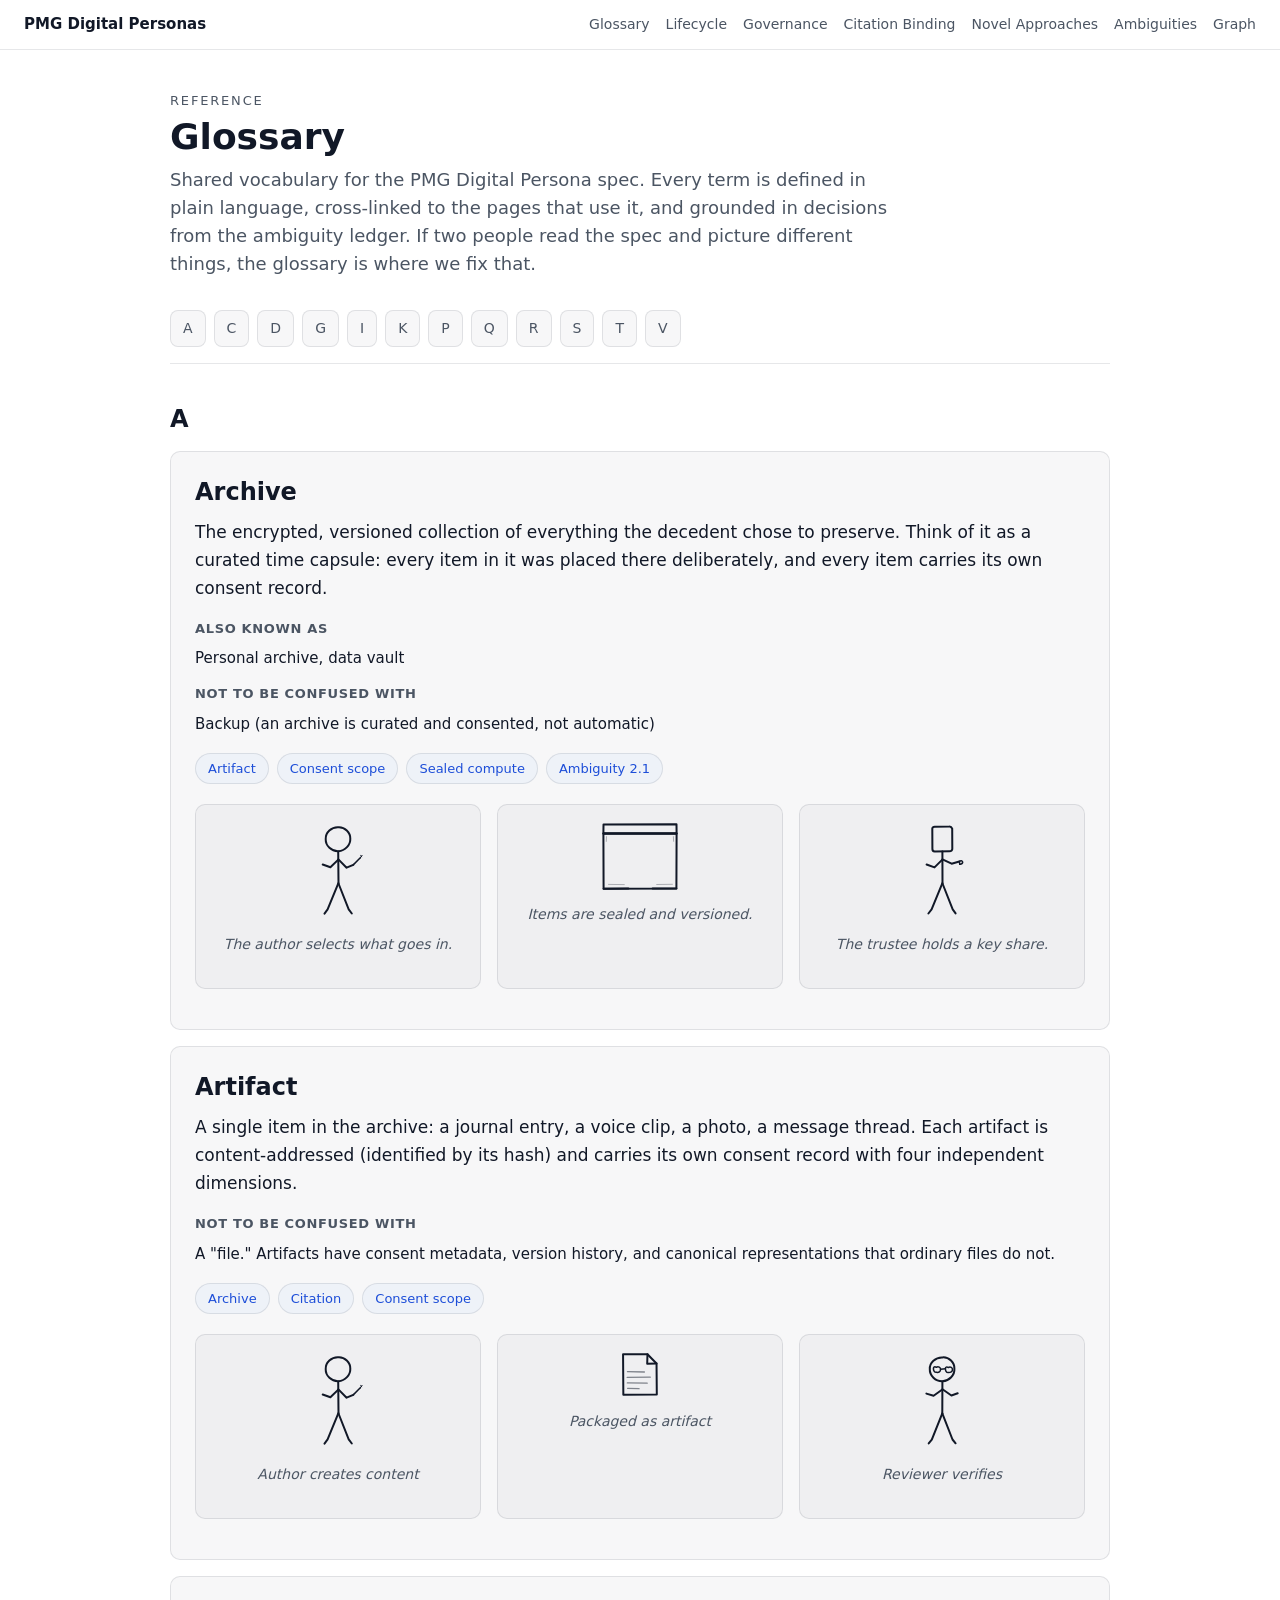
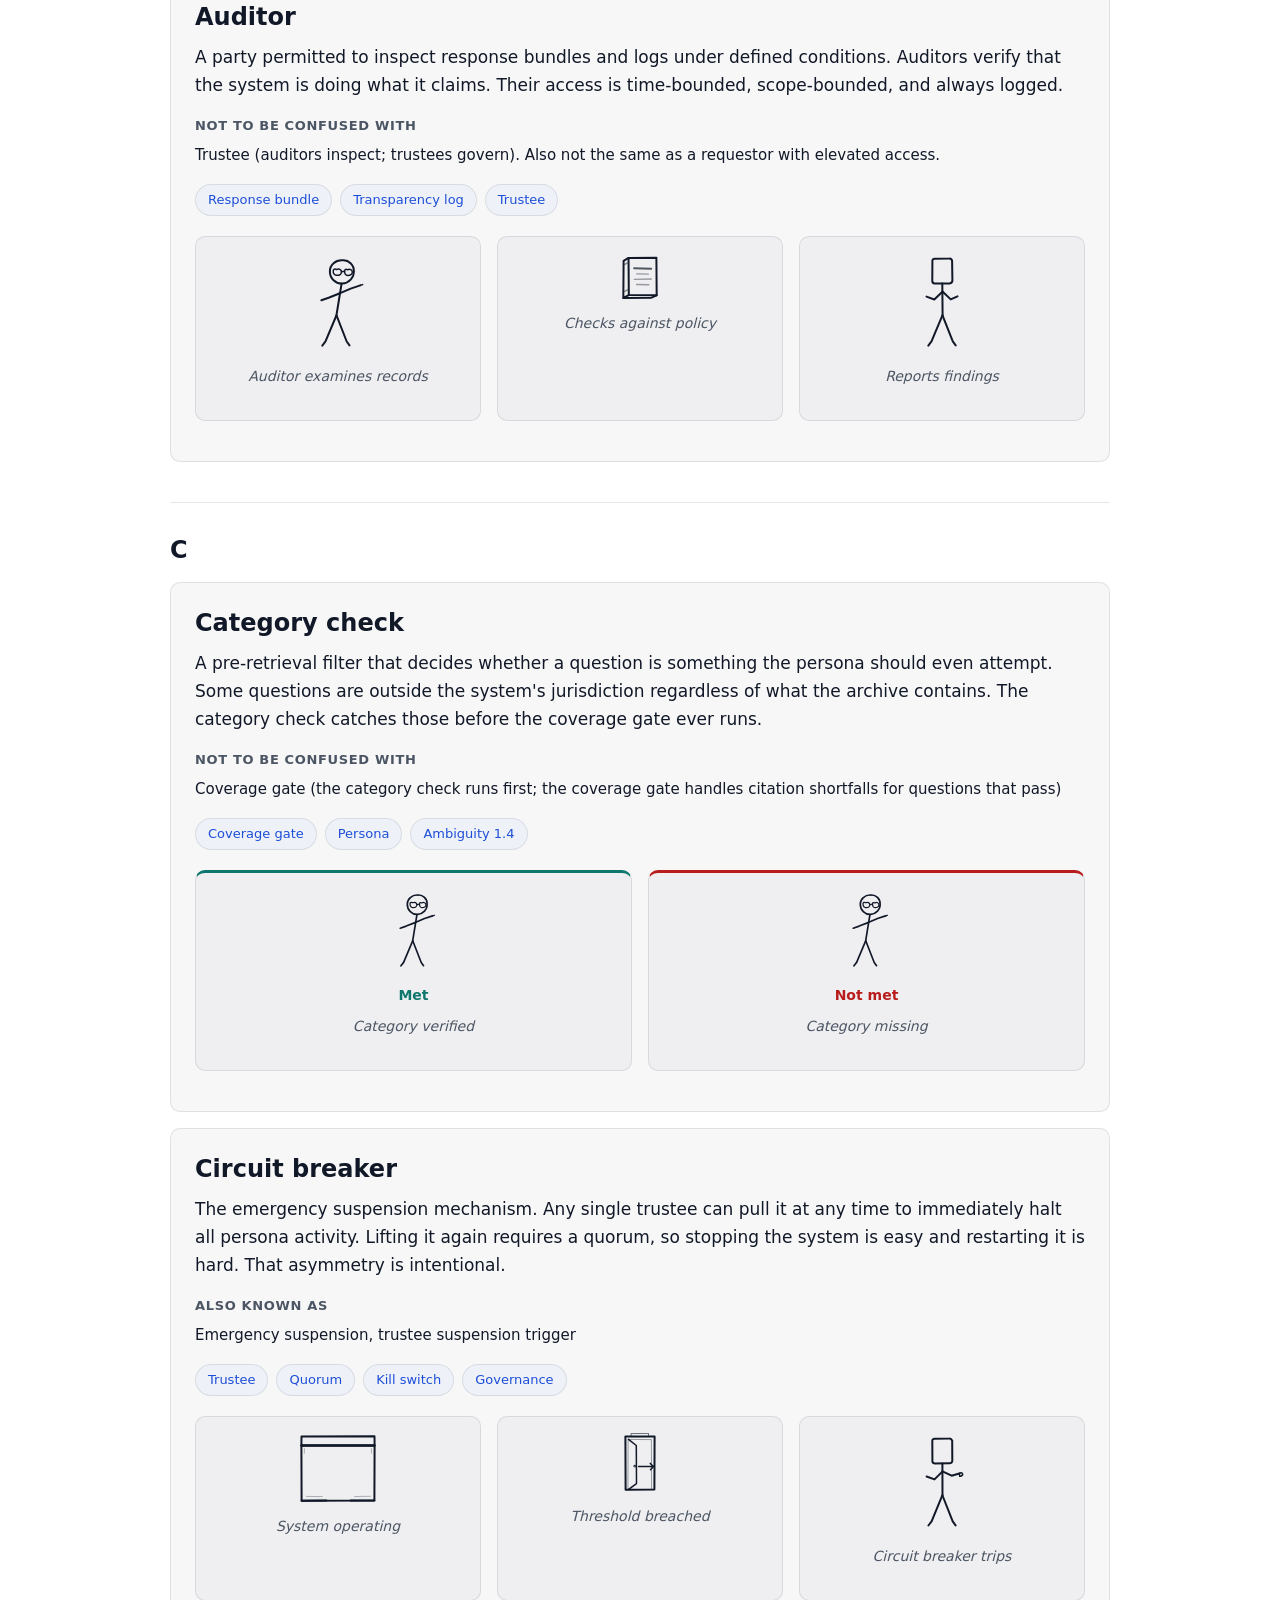
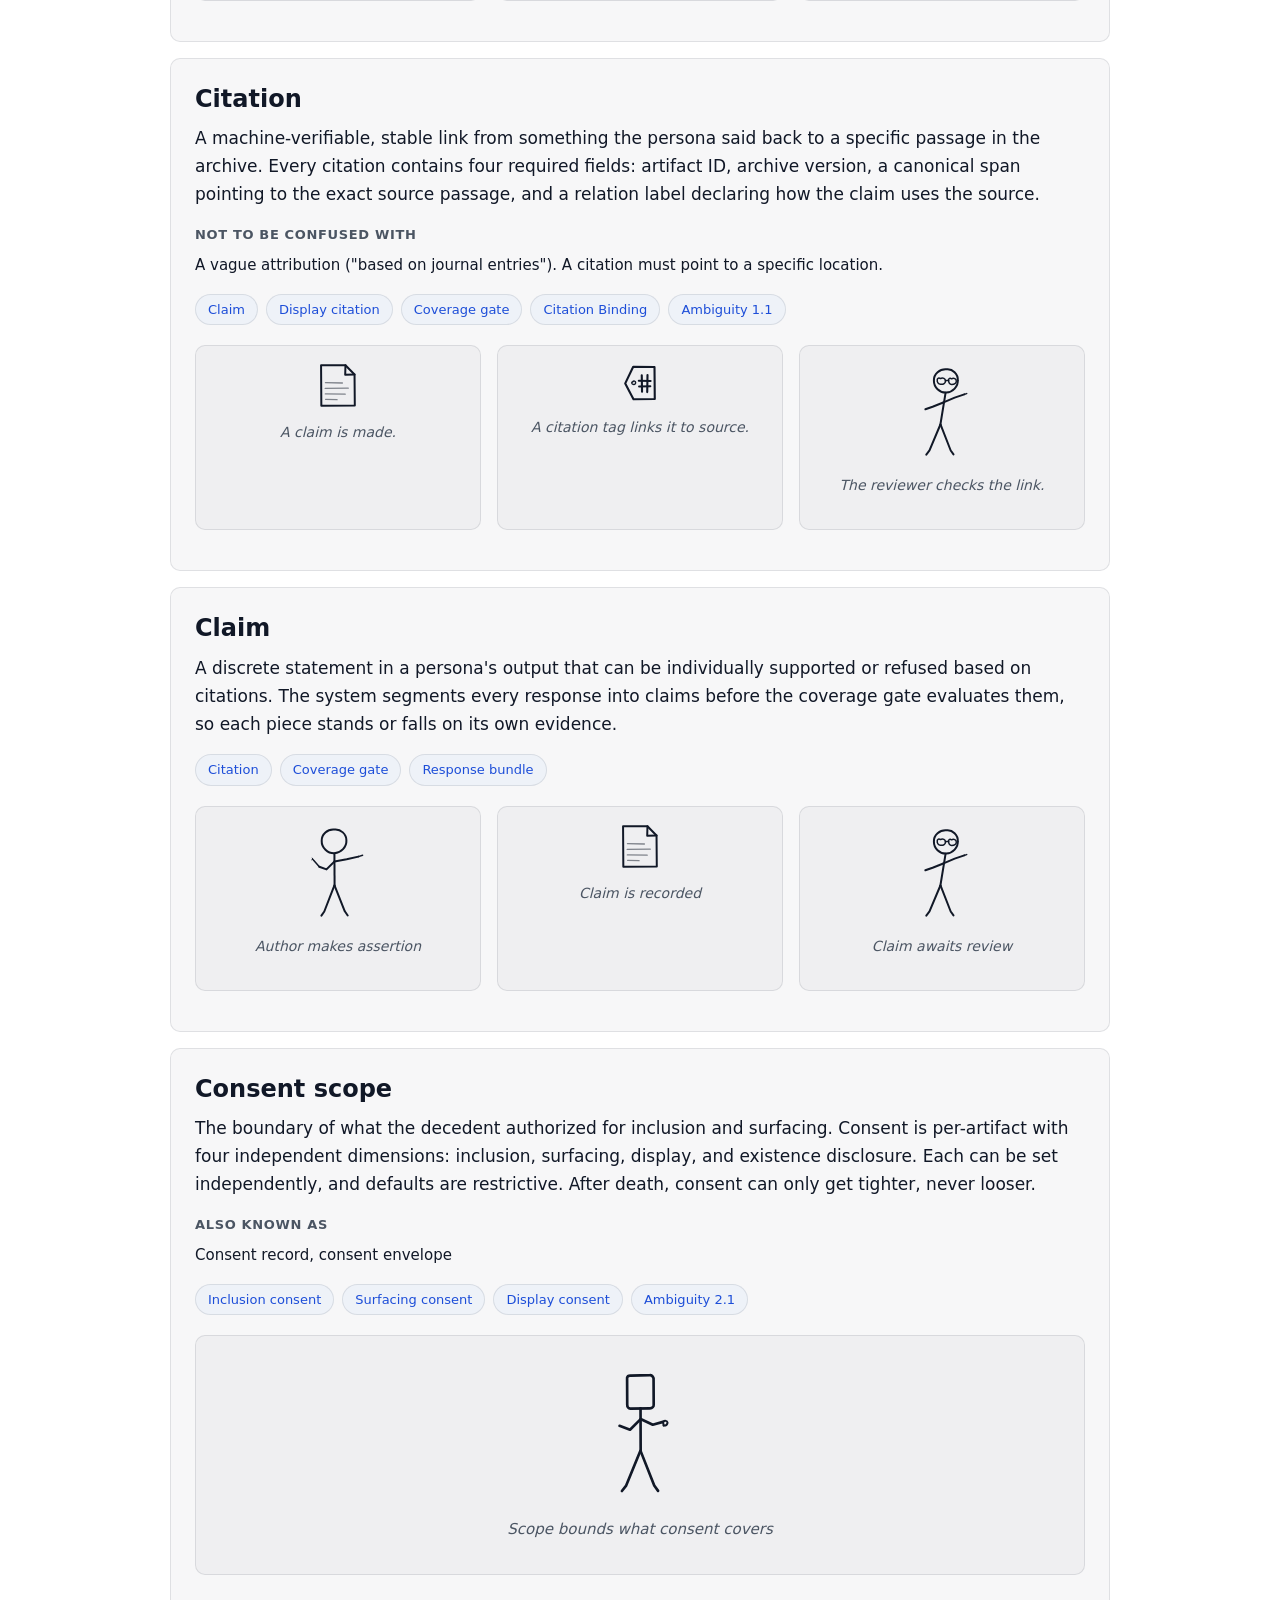
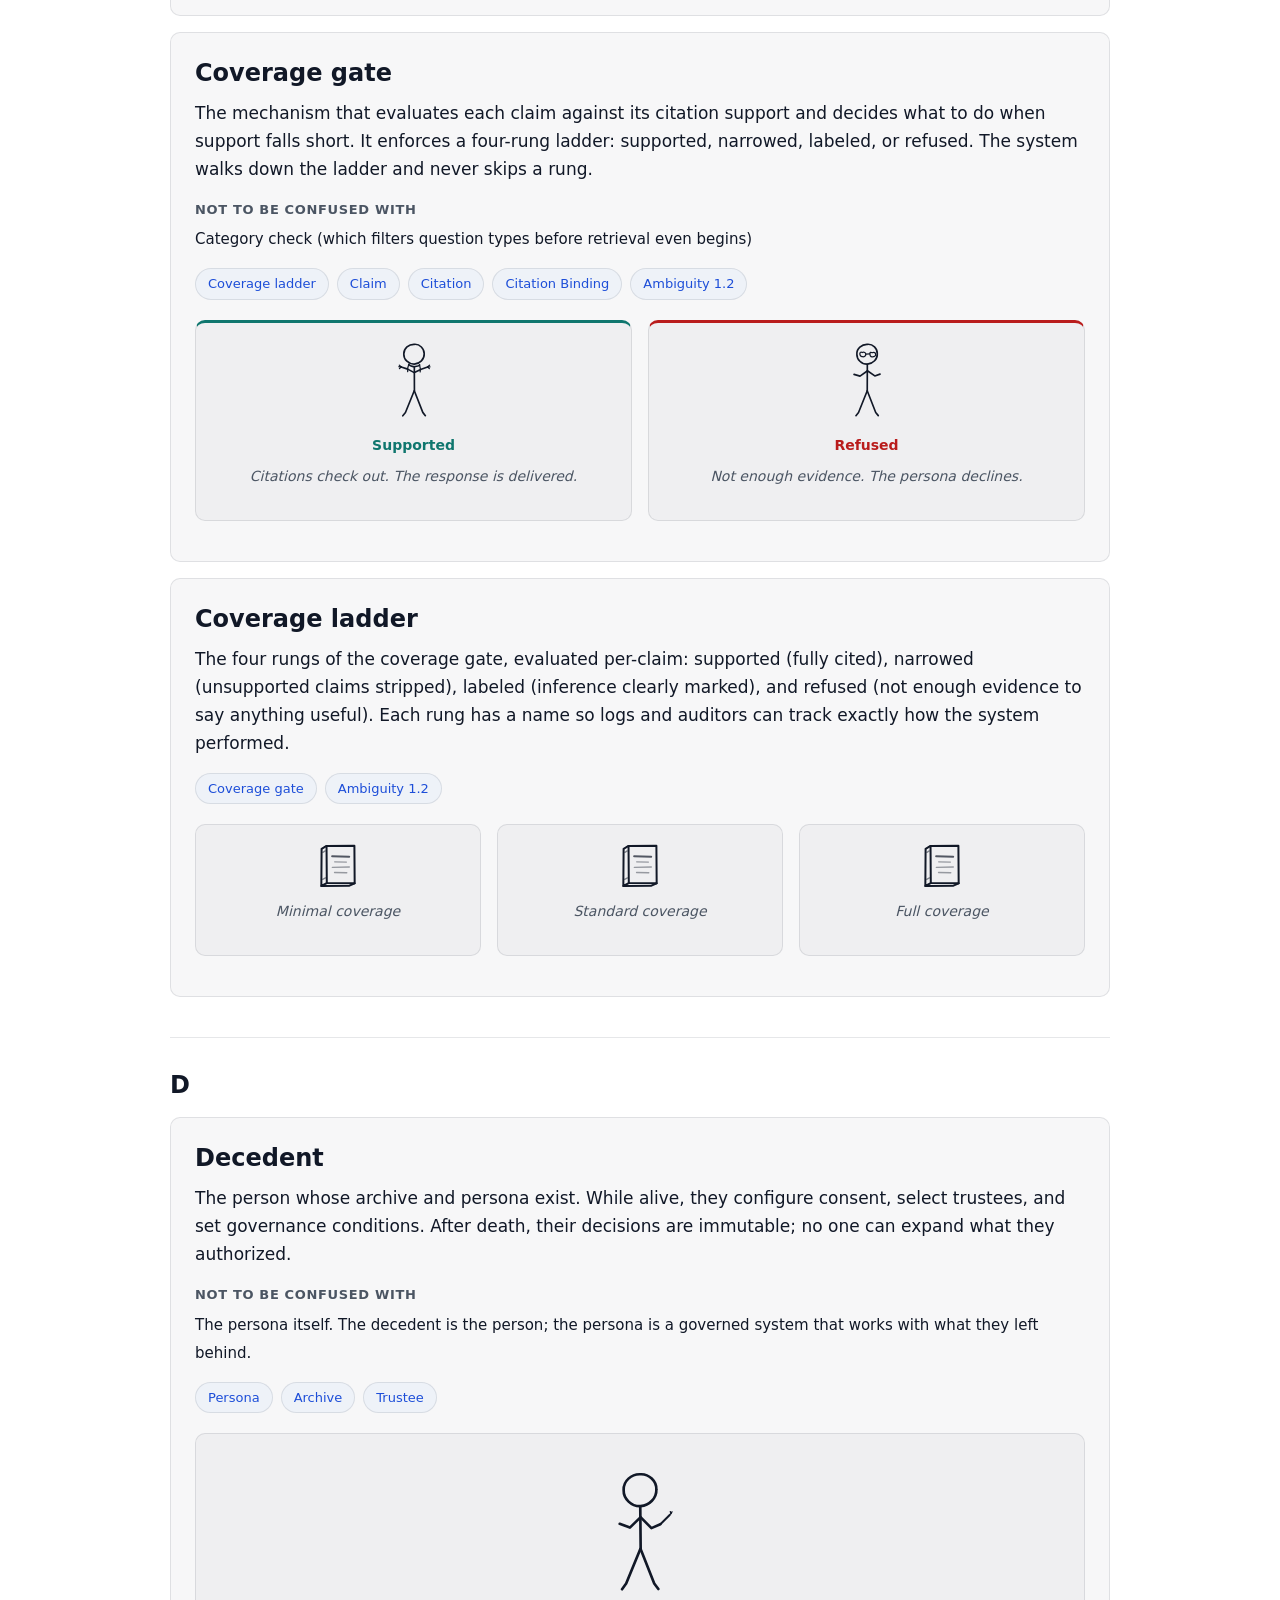
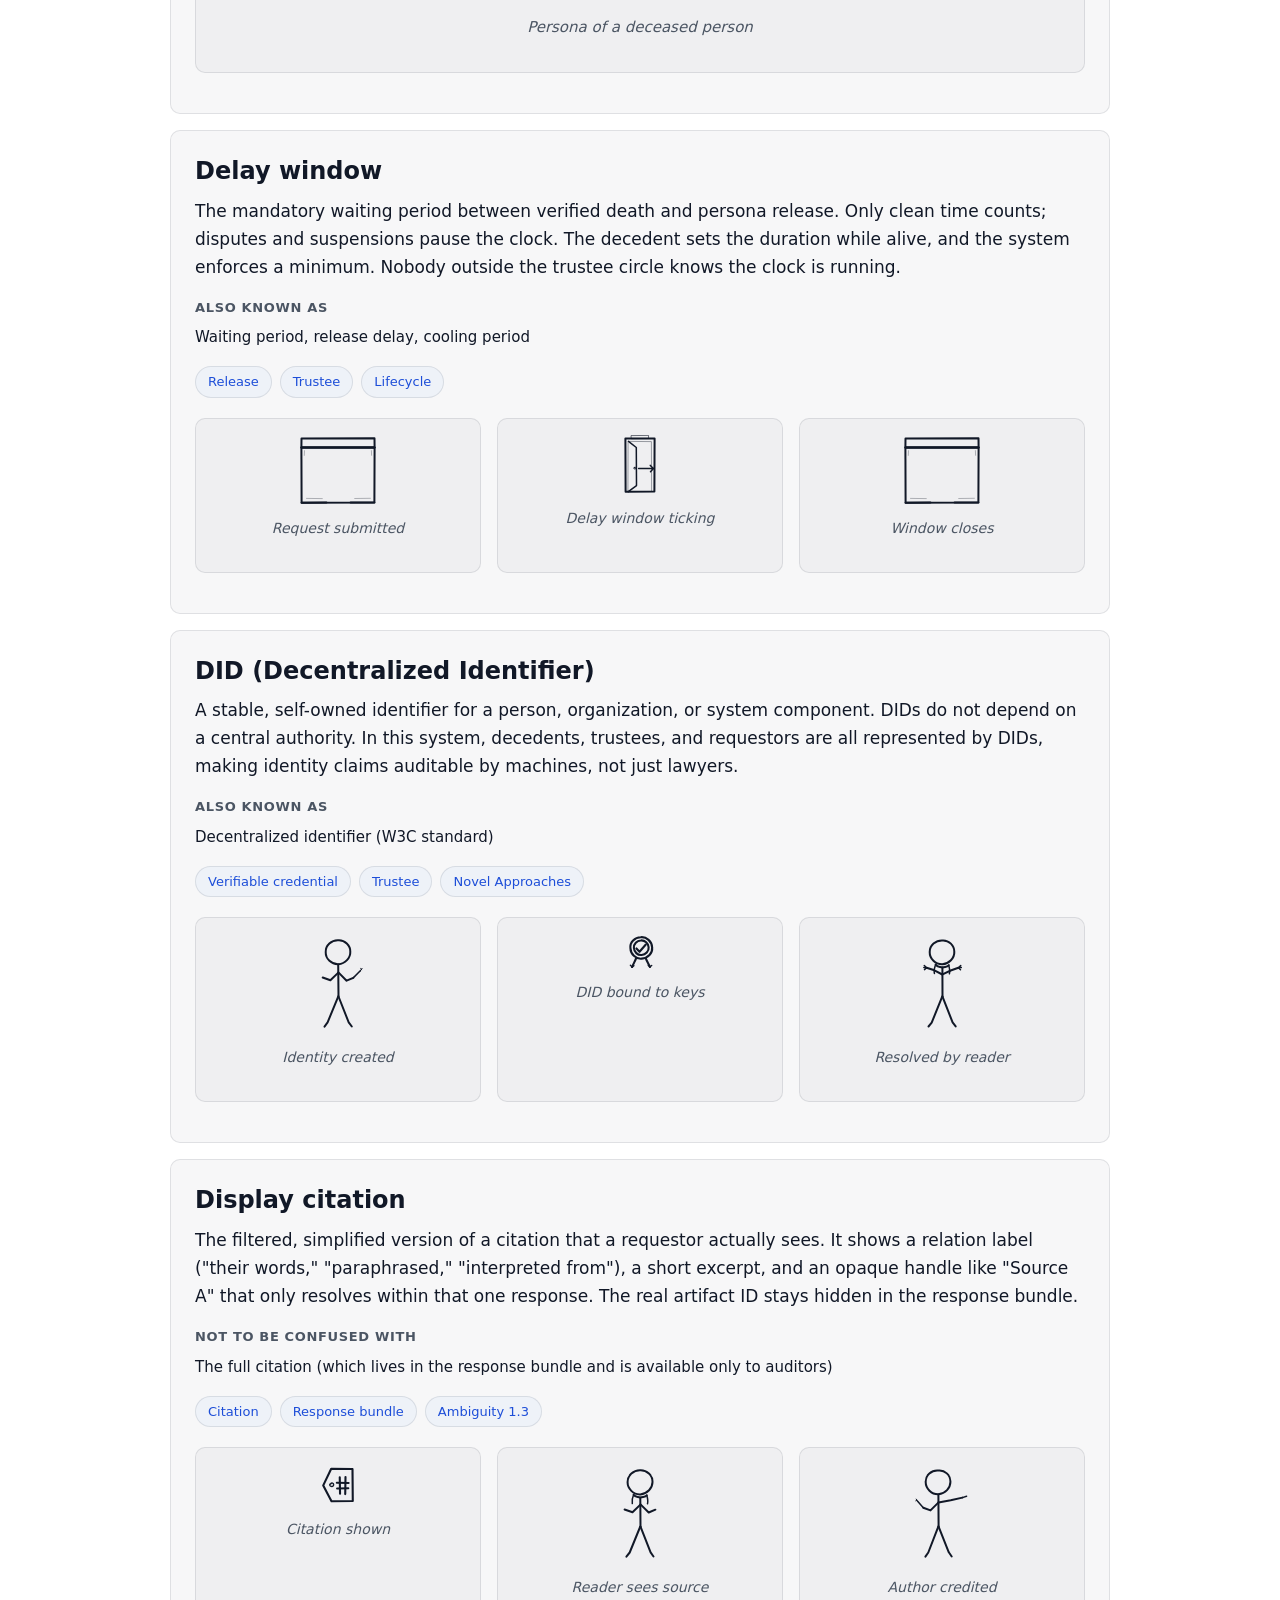
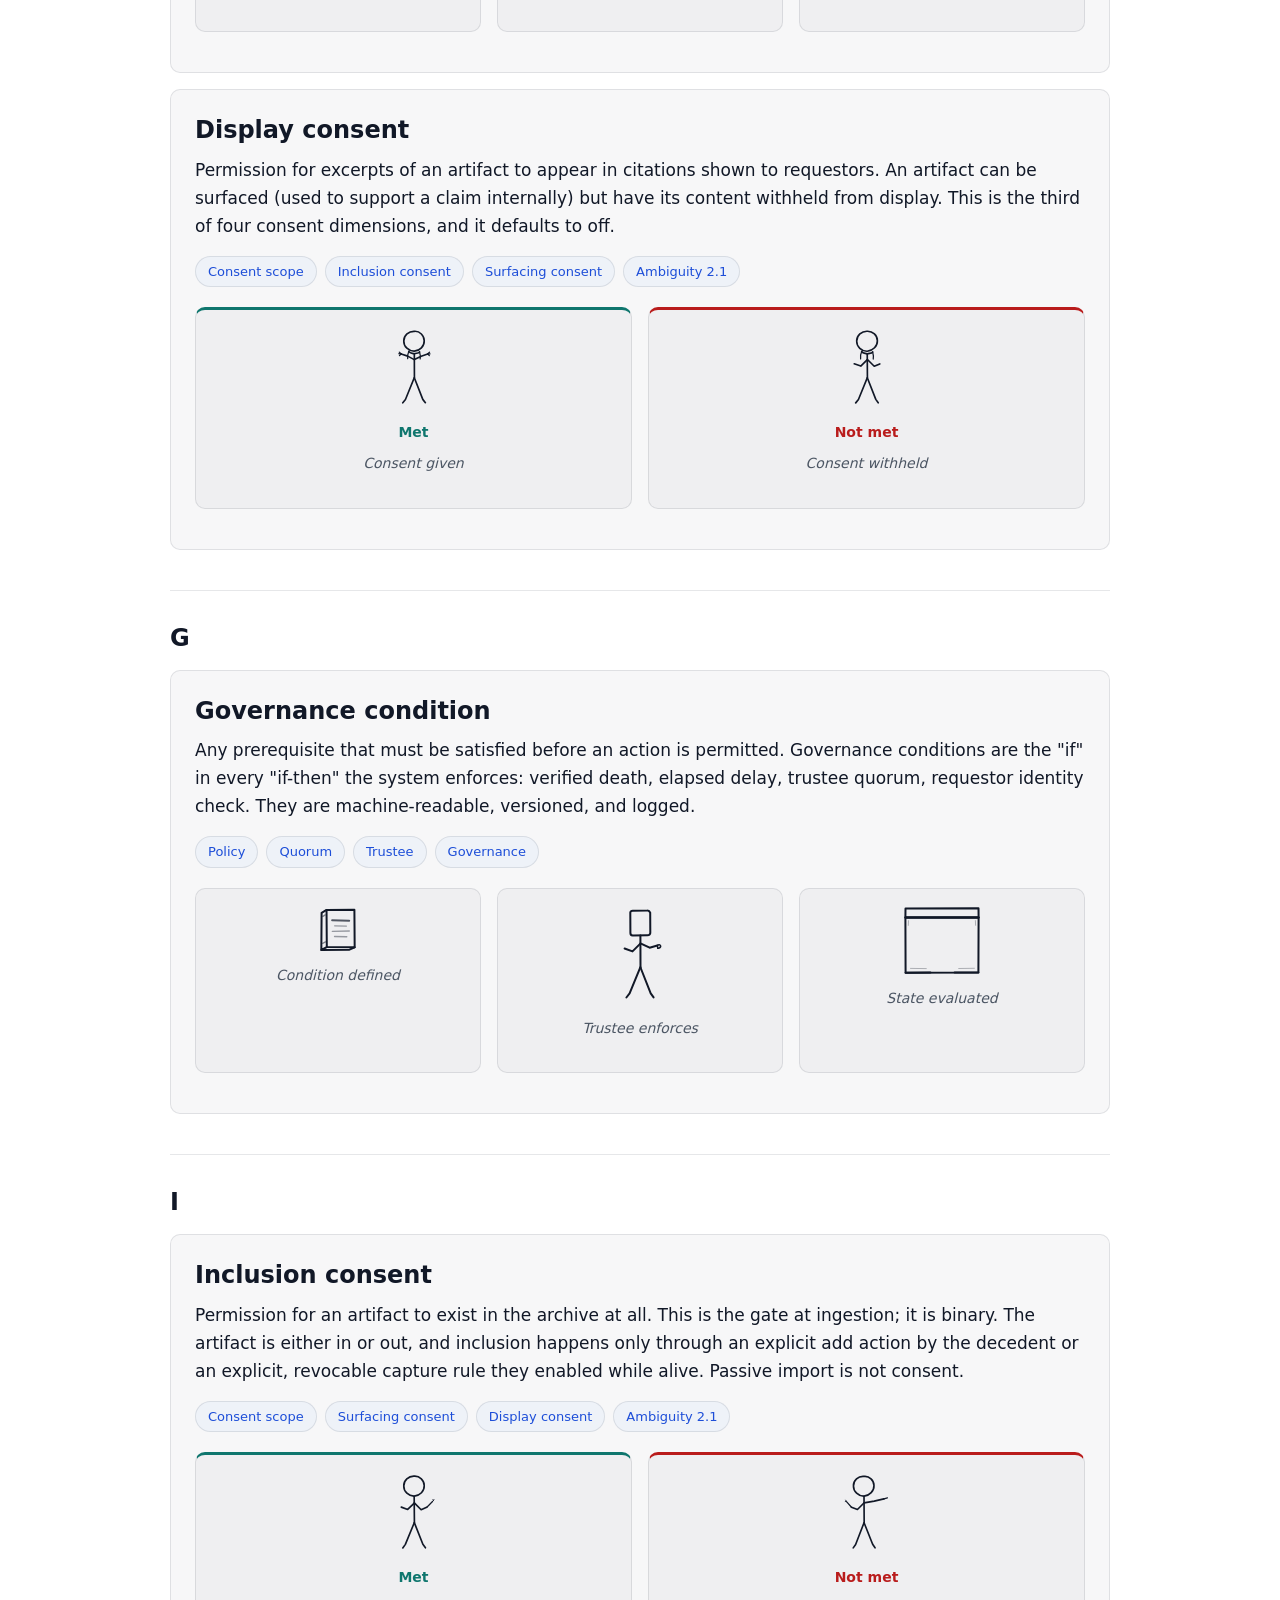
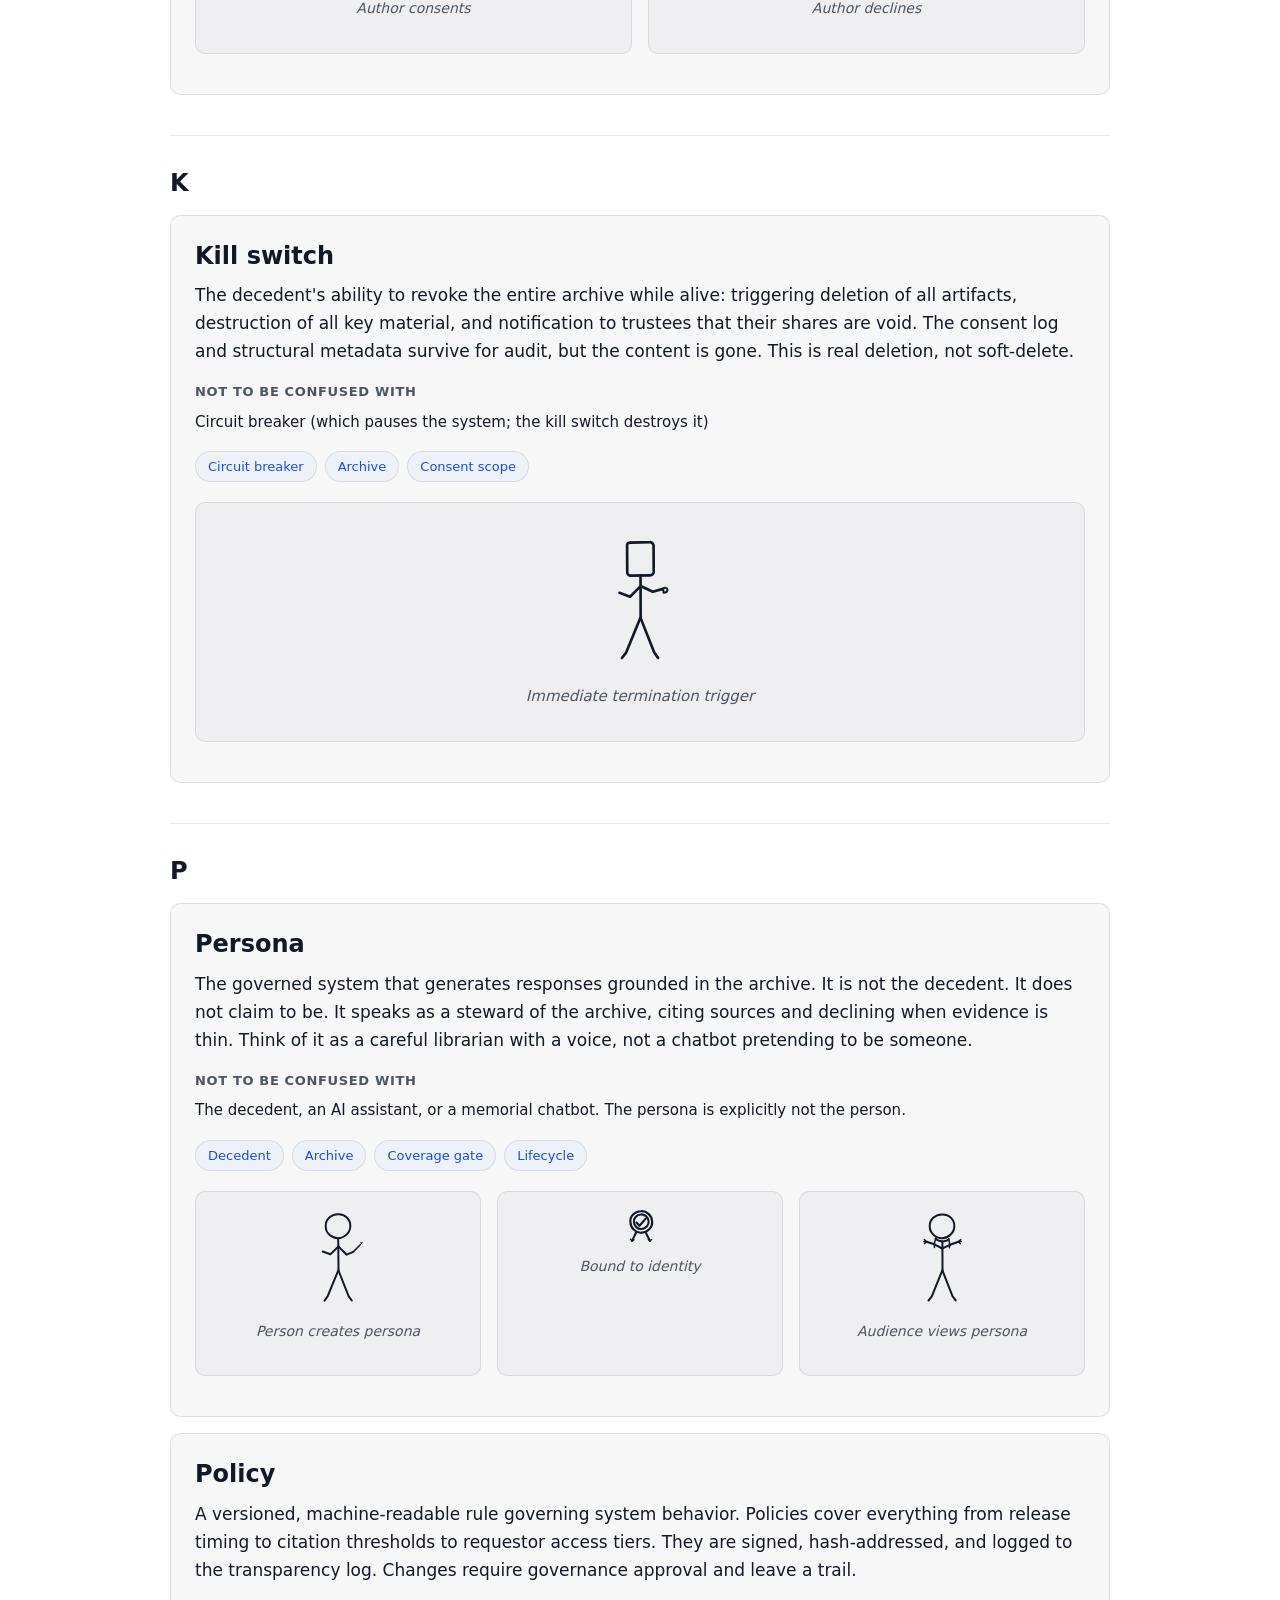
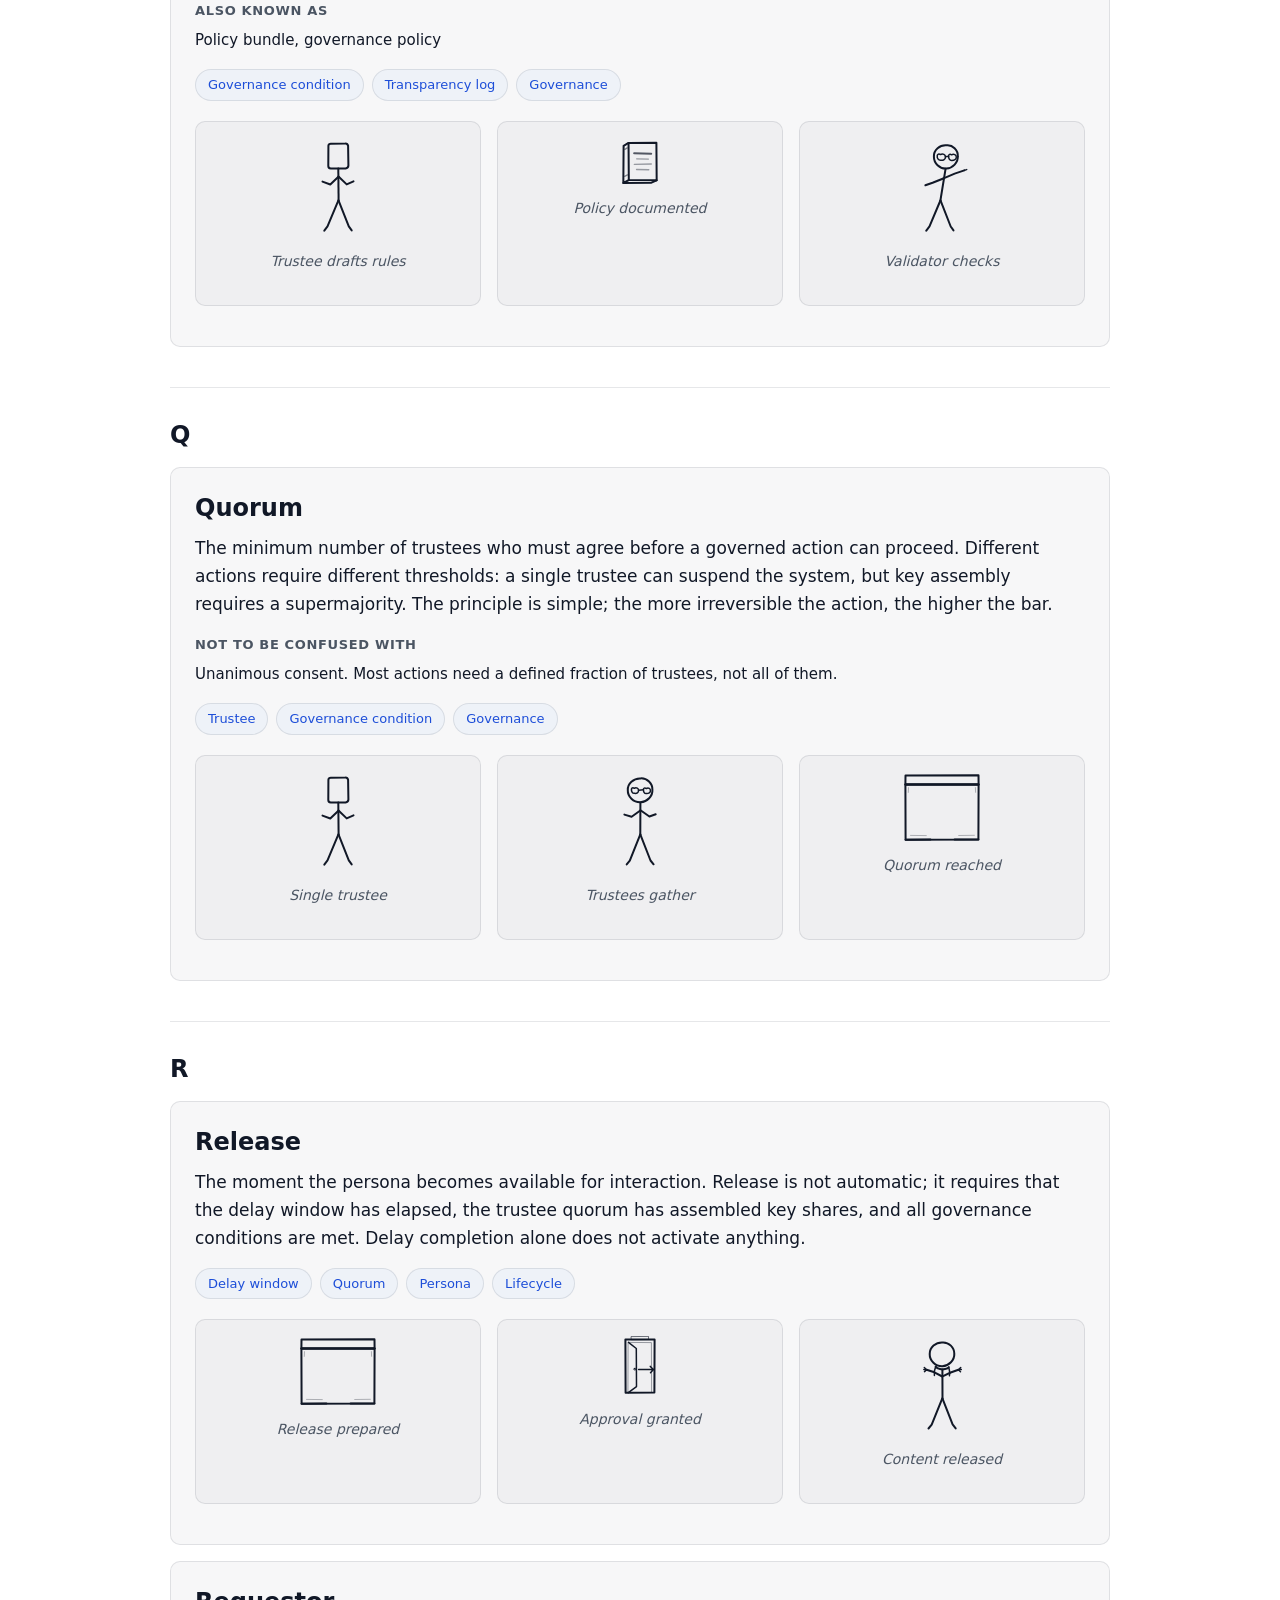
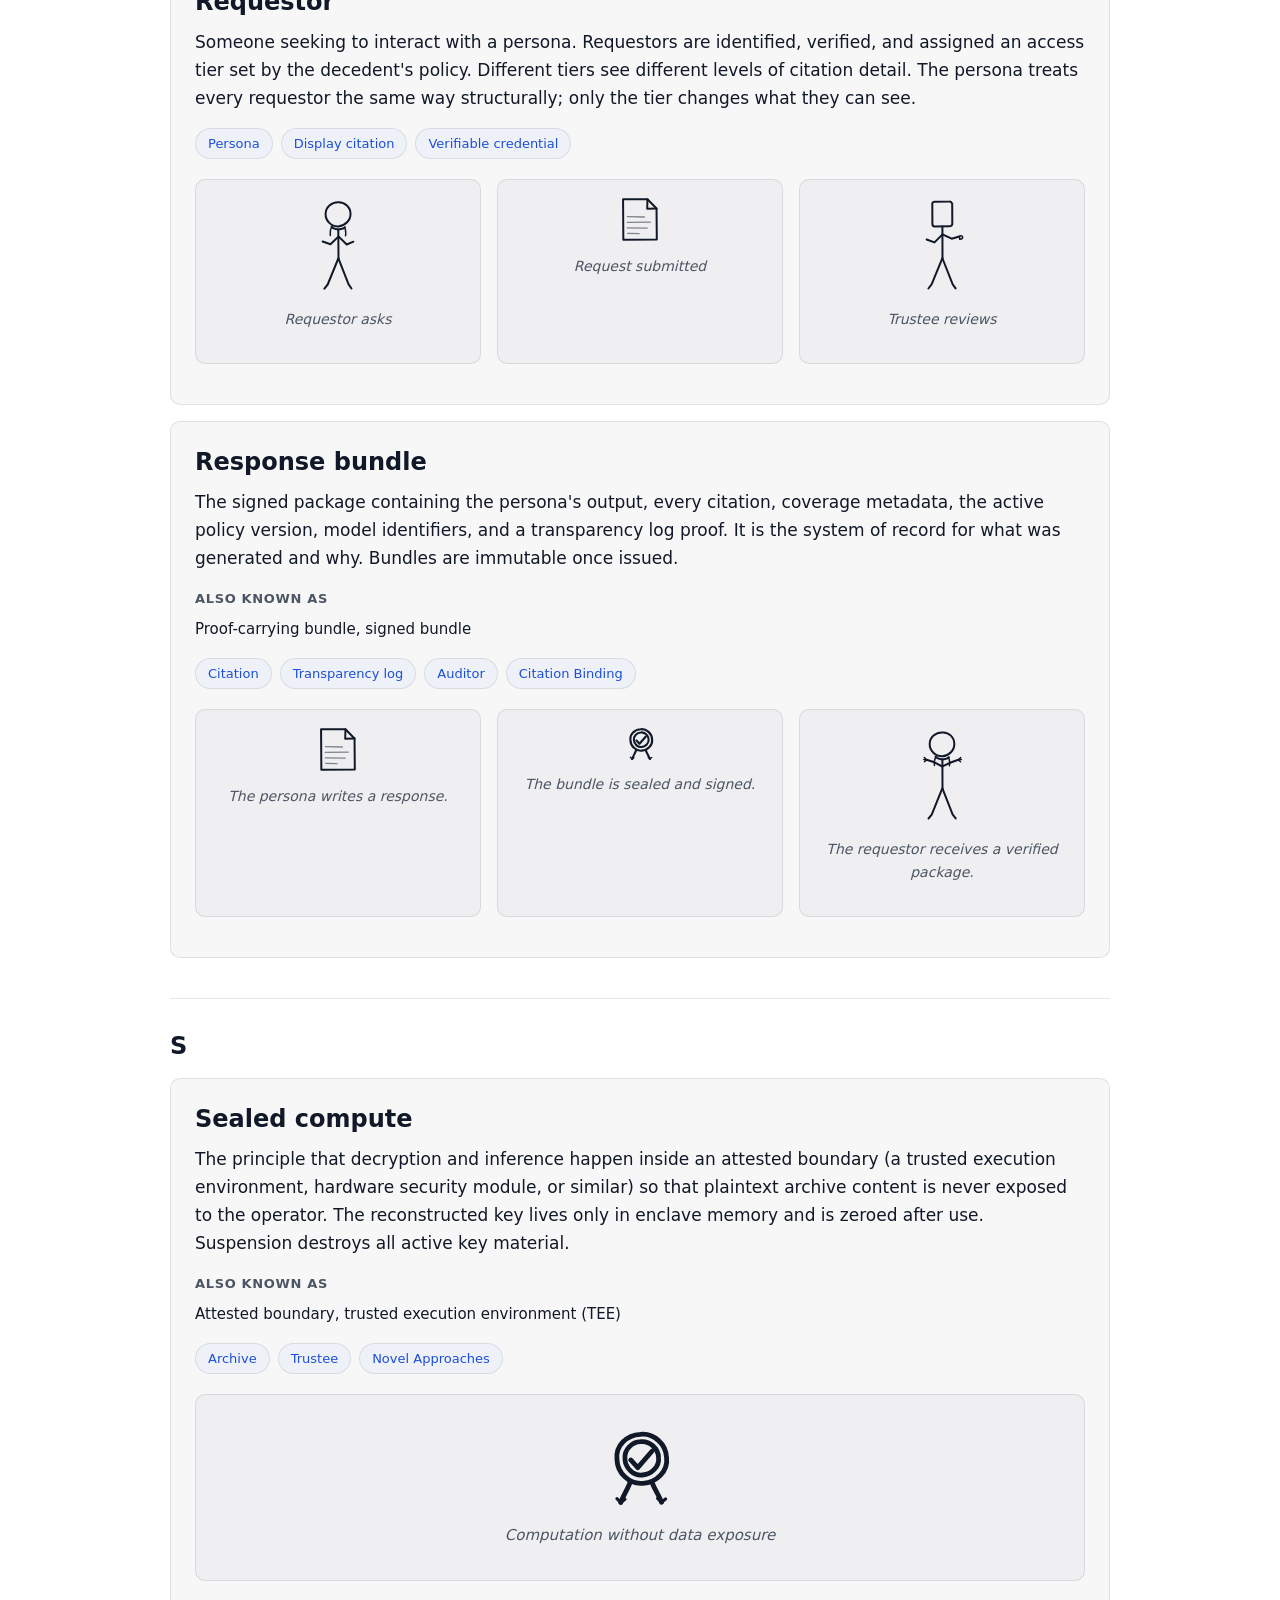
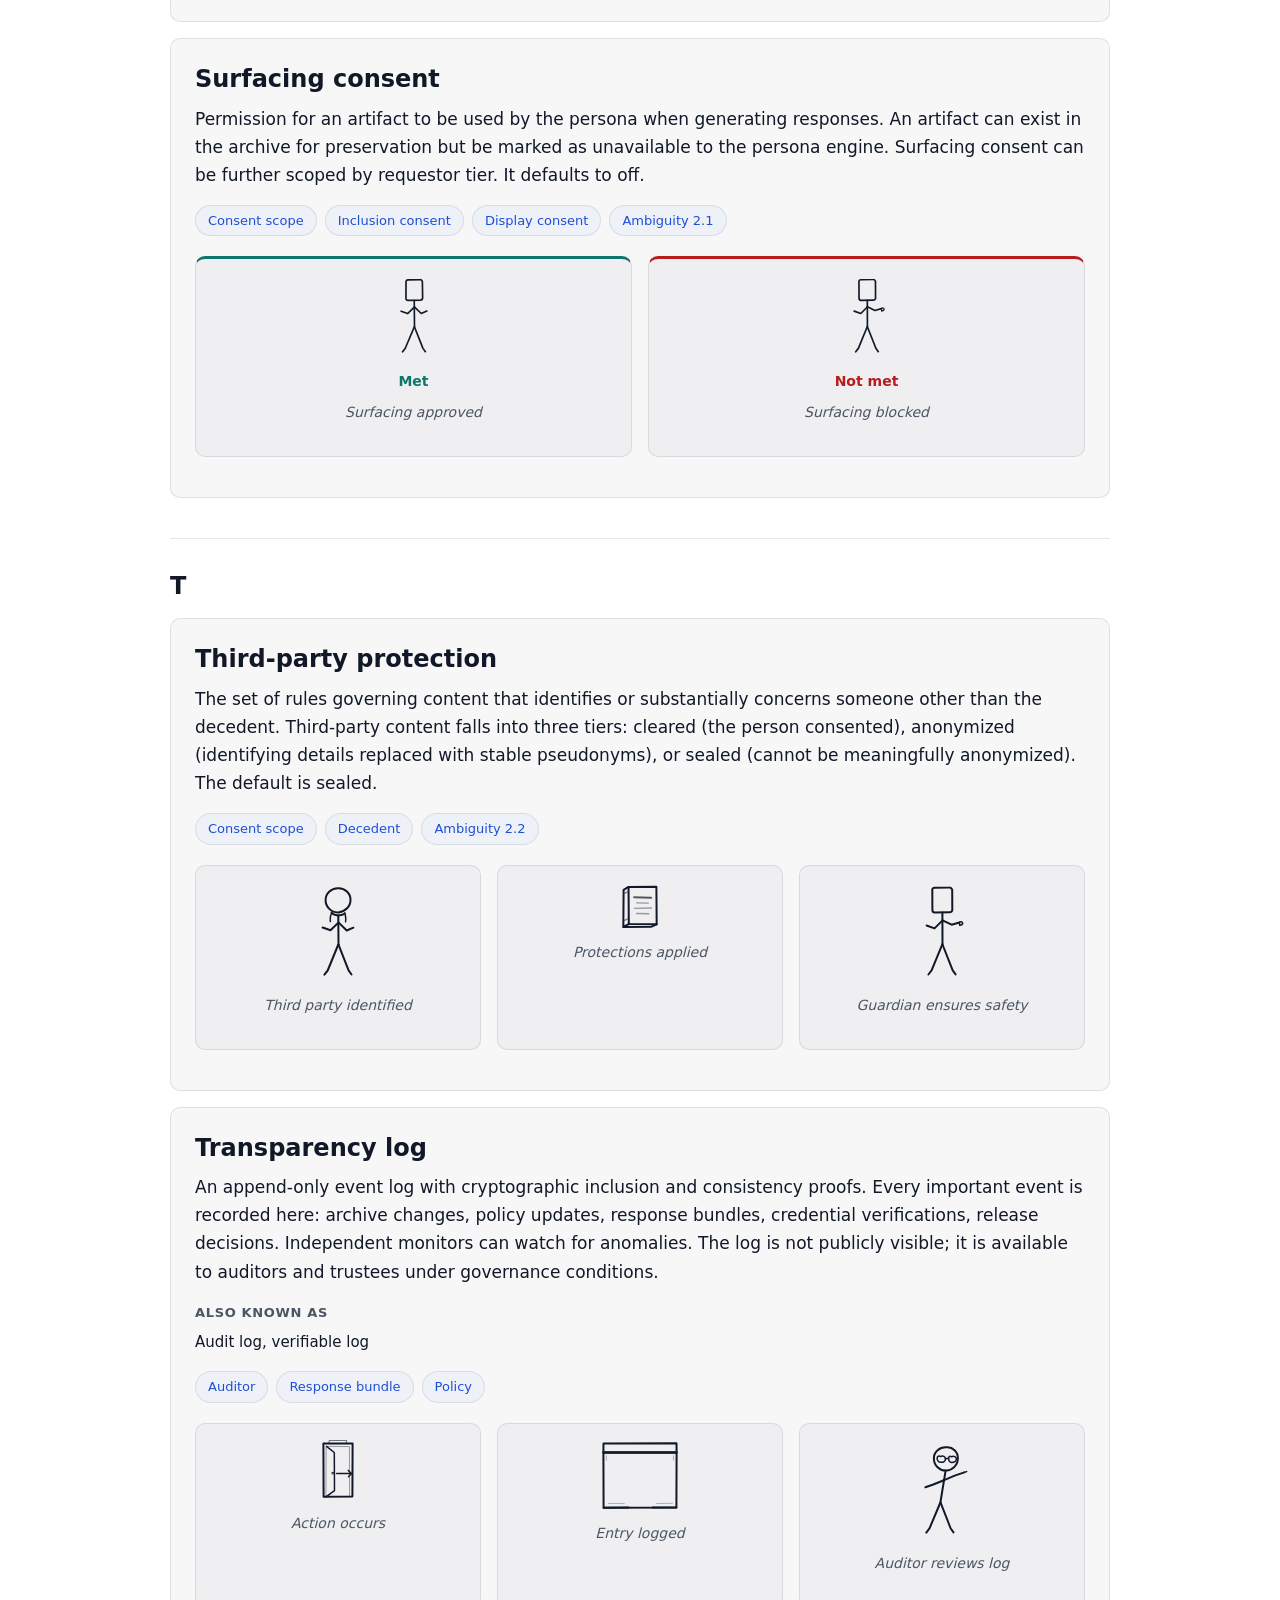
<file: spec/glossary.html>
<!doctype html>
<html lang="en">
<head>
  <meta charset="utf-8">
  <meta name="viewport" content="width=device-width, initial-scale=1">
  <title>Glossary | PMG Digital Personas</title>
  <meta name="description" content="Shared vocabulary for post-mortem-governed digital personas. Every term defined in plain language, with cross-references and comic vignettes.">
  <meta name="theme-color" content="#0b0f14">
  <link rel="stylesheet" href="../style.css">
</head>
<body>

<!-- Hidden SVG symbol definitions -->
<svg xmlns="http://www.w3.org/2000/svg" style="display:none">

  <!-- ============================================================
       PMG Digital Persona — Stick Figure Component Library

       All strokes use currentColor so figures inherit page color.
       All coordinates use decimal offsets for a hand-drawn feel.
       Include this SVG block (hidden) at the top of the page body,
       then reference symbols with:
         <svg viewBox="0 0 60 100"><use href="#fig-author"/></svg>
       ============================================================ -->

  <!-- ===========================================================
       CHARACTER: AUTHOR
       Distinguishing feature: pencil near the hand
       =========================================================== -->
  <symbol id="fig-author" viewBox="0 0 60 100">
    <!-- Head — wobbly circle, center ~(30,18), radius ~12 -->
    <path d="M 30.3,6.2
             C 36.8,5.8 42.5,11.4 42.3,17.6
               42.6,24.1 37.1,29.7 30.4,30.2
               23.6,30.5 17.5,24.8 17.7,18.1
               17.4,11.3 23.5,5.9 30.3,6.2 Z"
          stroke="currentColor" fill="none" stroke-width="2"
          stroke-linecap="round" stroke-linejoin="round"/>
    <!-- Body -->
    <path d="M 30.2,30.4 L 30.5,62.3"
          stroke="currentColor" fill="none" stroke-width="2"
          stroke-linecap="round" stroke-linejoin="round"/>
    <!-- Left arm — slightly bent -->
    <path d="M 30.3,38.6 L 22.4,46.3 L 14.7,43.5"
          stroke="currentColor" fill="none" stroke-width="2"
          stroke-linecap="round" stroke-linejoin="round"/>
    <!-- Right arm — slightly bent -->
    <path d="M 30.4,38.4 L 38.6,46.7 L 45.3,43.8"
          stroke="currentColor" fill="none" stroke-width="2"
          stroke-linecap="round" stroke-linejoin="round"/>
    <!-- Left leg -->
    <path d="M 30.3,62.3 L 19.6,88.4 L 16.5,92.7"
          stroke="currentColor" fill="none" stroke-width="2"
          stroke-linecap="round" stroke-linejoin="round"/>
    <!-- Right leg -->
    <path d="M 30.5,62.5 L 40.7,88.3 L 43.8,92.5"
          stroke="currentColor" fill="none" stroke-width="2"
          stroke-linecap="round" stroke-linejoin="round"/>
    <!-- Pencil near right hand — short diagonal with nib -->
    <path d="M 45.5,43.6 L 52.3,36.8"
          stroke="currentColor" fill="none" stroke-width="1.5"
          stroke-linecap="round" stroke-linejoin="round"/>
    <!-- Pencil nib -->
    <path d="M 52.3,36.8 L 54.1,34.5"
          stroke="currentColor" fill="none" stroke-width="1"
          stroke-linecap="round" stroke-linejoin="round"/>
    <!-- Pencil nib detail -->
    <path d="M 53.5,35.8 L 52.8,34.3"
          stroke="currentColor" fill="none" stroke-width="1"
          stroke-linecap="round" stroke-linejoin="round"/>
  </symbol>

  <!-- ===========================================================
       CHARACTER: REVIEWER
       Distinguishing feature: round glasses on face
       =========================================================== -->
  <symbol id="fig-reviewer" viewBox="0 0 60 100">
    <!-- Head — wobbly circle -->
    <path d="M 30.5,6.4
             C 37.1,5.9 42.7,11.6 42.4,17.8
               42.8,24.3 37.3,29.5 30.6,30.3
               23.4,30.6 17.6,24.6 17.8,18.3
               17.3,11.5 23.7,6.1 30.5,6.4 Z"
          stroke="currentColor" fill="none" stroke-width="2"
          stroke-linecap="round" stroke-linejoin="round"/>
    <!-- Left glasses lens — small wobbly circle -->
    <path d="M 24.3,16.3
             C 26.4,15.1 28.7,16.5 28.5,18.4
               28.8,20.5 26.6,21.8 24.5,21.3
               22.3,21.6 21.2,19.1 21.5,17.4
               21.3,15.8 22.9,15.5 24.3,16.3 Z"
          stroke="currentColor" fill="none" stroke-width="1.5"
          stroke-linecap="round" stroke-linejoin="round"/>
    <!-- Right glasses lens — small wobbly circle -->
    <path d="M 36.4,16.5
             C 38.5,15.3 40.6,16.7 40.4,18.6
               40.7,20.7 38.5,21.6 36.3,21.5
               34.2,21.7 33.3,19.3 33.5,17.6
               33.2,15.9 34.8,15.7 36.4,16.5 Z"
          stroke="currentColor" fill="none" stroke-width="1.5"
          stroke-linecap="round" stroke-linejoin="round"/>
    <!-- Glasses bridge -->
    <path d="M 28.6,18.3 L 33.4,17.8"
          stroke="currentColor" fill="none" stroke-width="1.5"
          stroke-linecap="round" stroke-linejoin="round"/>
    <!-- Body -->
    <path d="M 30.4,30.5 L 30.3,62.4"
          stroke="currentColor" fill="none" stroke-width="2"
          stroke-linecap="round" stroke-linejoin="round"/>
    <!-- Left arm — neutral examining posture, slightly raised -->
    <path d="M 30.3,38.5 L 21.6,44.7 L 14.4,42.6"
          stroke="currentColor" fill="none" stroke-width="2"
          stroke-linecap="round" stroke-linejoin="round"/>
    <!-- Right arm — neutral, slightly forward -->
    <path d="M 30.5,38.3 L 39.4,44.5 L 45.7,42.3"
          stroke="currentColor" fill="none" stroke-width="2"
          stroke-linecap="round" stroke-linejoin="round"/>
    <!-- Left leg -->
    <path d="M 30.3,62.4 L 19.8,88.6 L 16.7,92.4"
          stroke="currentColor" fill="none" stroke-width="2"
          stroke-linecap="round" stroke-linejoin="round"/>
    <!-- Right leg -->
    <path d="M 30.4,62.6 L 40.5,88.5 L 43.6,92.3"
          stroke="currentColor" fill="none" stroke-width="2"
          stroke-linecap="round" stroke-linejoin="round"/>
  </symbol>

  <!-- ===========================================================
       CHARACTER: TRUSTEE
       Distinguishing feature: square/rectangular head
       =========================================================== -->
  <symbol id="fig-trustee" viewBox="0 0 60 100">
    <!-- Head — wobbly rectangle with rounded corners, center ~(30,18) -->
    <path d="M 20.4,7.6
             C 20.6,6.3 21.8,5.7 23.2,5.8
             L 37.3,5.5
             C 38.7,5.4 39.8,6.5 40.1,7.8
             L 40.4,27.6
             C 40.3,29.1 39.2,30.2 37.6,30.4
             L 22.8,30.6
             C 21.4,30.5 20.2,29.3 20.3,27.8
             Z"
          stroke="currentColor" fill="none" stroke-width="2"
          stroke-linecap="round" stroke-linejoin="round"/>
    <!-- Body -->
    <path d="M 30.3,30.5 L 30.6,62.4"
          stroke="currentColor" fill="none" stroke-width="2"
          stroke-linecap="round" stroke-linejoin="round"/>
    <!-- Left arm — slightly bent -->
    <path d="M 30.4,38.7 L 22.3,46.5 L 14.5,43.6"
          stroke="currentColor" fill="none" stroke-width="2"
          stroke-linecap="round" stroke-linejoin="round"/>
    <!-- Right arm — slightly bent -->
    <path d="M 30.5,38.5 L 38.7,46.4 L 45.5,43.4"
          stroke="currentColor" fill="none" stroke-width="2"
          stroke-linecap="round" stroke-linejoin="round"/>
    <!-- Left leg -->
    <path d="M 30.4,62.4 L 19.5,88.3 L 16.3,92.6"
          stroke="currentColor" fill="none" stroke-width="2"
          stroke-linecap="round" stroke-linejoin="round"/>
    <!-- Right leg -->
    <path d="M 30.6,62.6 L 40.8,88.4 L 43.7,92.4"
          stroke="currentColor" fill="none" stroke-width="2"
          stroke-linecap="round" stroke-linejoin="round"/>
  </symbol>

  <!-- ===========================================================
       CHARACTER: READER
       Distinguishing feature: scarf at the neck
       =========================================================== -->
  <symbol id="fig-reader" viewBox="0 0 60 100">
    <!-- Head — wobbly circle -->
    <path d="M 30.4,6.3
             C 36.9,6.1 42.6,11.5 42.5,17.7
               42.7,24.2 37.2,29.8 30.3,30.4
               23.5,30.7 17.4,24.7 17.6,18.2
               17.5,11.4 23.6,6.0 30.4,6.3 Z"
          stroke="currentColor" fill="none" stroke-width="2"
          stroke-linecap="round" stroke-linejoin="round"/>
    <!-- Scarf — wavy curves at neck -->
    <path d="M 23.6,30.8
             C 25.3,33.4 27.8,32.6 30.3,33.7
               32.7,32.5 35.2,33.6 36.8,31.3"
          stroke="currentColor" fill="none" stroke-width="2"
          stroke-linecap="round" stroke-linejoin="round"/>
    <!-- Scarf tail hanging left -->
    <path d="M 23.6,30.8
             C 22.4,33.5 21.7,36.4 22.3,39.6"
          stroke="currentColor" fill="none" stroke-width="1.5"
          stroke-linecap="round" stroke-linejoin="round"/>
    <!-- Scarf tail hanging right -->
    <path d="M 36.8,31.3
             C 37.6,34.2 38.3,37.1 37.5,39.8"
          stroke="currentColor" fill="none" stroke-width="1.5"
          stroke-linecap="round" stroke-linejoin="round"/>
    <!-- Body -->
    <path d="M 30.3,33.8 L 30.5,62.5"
          stroke="currentColor" fill="none" stroke-width="2"
          stroke-linecap="round" stroke-linejoin="round"/>
    <!-- Left arm — slightly bent -->
    <path d="M 30.4,40.6 L 22.5,48.3 L 14.6,45.5"
          stroke="currentColor" fill="none" stroke-width="2"
          stroke-linecap="round" stroke-linejoin="round"/>
    <!-- Right arm — slightly bent -->
    <path d="M 30.5,40.4 L 38.7,48.5 L 45.4,45.7"
          stroke="currentColor" fill="none" stroke-width="2"
          stroke-linecap="round" stroke-linejoin="round"/>
    <!-- Left leg -->
    <path d="M 30.3,62.5 L 19.7,88.5 L 16.4,92.6"
          stroke="currentColor" fill="none" stroke-width="2"
          stroke-linecap="round" stroke-linejoin="round"/>
    <!-- Right leg -->
    <path d="M 30.5,62.7 L 40.6,88.4 L 43.5,92.5"
          stroke="currentColor" fill="none" stroke-width="2"
          stroke-linecap="round" stroke-linejoin="round"/>
  </symbol>

  <!-- ===========================================================
       ACTION POSE: AUTHOR POINTING
       Author with right arm extended forward/pointing
       =========================================================== -->
  <symbol id="fig-author-pointing" viewBox="0 0 60 100">
    <!-- Head — wobbly circle -->
    <path d="M 26.3,6.5
             C 32.8,5.7 38.5,11.3 38.4,17.5
               38.7,24.0 33.1,29.6 26.5,30.3
               19.7,30.6 13.5,24.6 13.7,18.0
               13.4,11.2 19.6,5.9 26.3,6.5 Z"
          stroke="currentColor" fill="none" stroke-width="2"
          stroke-linecap="round" stroke-linejoin="round"/>
    <!-- Body — shifted left slightly to allow pointing room -->
    <path d="M 26.4,30.5 L 26.6,62.4"
          stroke="currentColor" fill="none" stroke-width="2"
          stroke-linecap="round" stroke-linejoin="round"/>
    <!-- Left arm — relaxed behind -->
    <path d="M 26.3,38.6 L 18.5,46.4 L 11.3,43.7"
          stroke="currentColor" fill="none" stroke-width="2"
          stroke-linecap="round" stroke-linejoin="round"/>
    <!-- Right arm — extended forward, pointing -->
    <path d="M 26.5,38.4 L 38.7,36.3 L 50.4,33.6"
          stroke="currentColor" fill="none" stroke-width="2"
          stroke-linecap="round" stroke-linejoin="round"/>
    <!-- Pointing finger detail -->
    <path d="M 50.4,33.6 L 54.6,32.3"
          stroke="currentColor" fill="none" stroke-width="1.5"
          stroke-linecap="round" stroke-linejoin="round"/>
    <!-- Left leg -->
    <path d="M 26.4,62.4 L 16.3,88.5 L 13.4,92.6"
          stroke="currentColor" fill="none" stroke-width="2"
          stroke-linecap="round" stroke-linejoin="round"/>
    <!-- Right leg -->
    <path d="M 26.6,62.6 L 36.8,88.3 L 39.7,92.5"
          stroke="currentColor" fill="none" stroke-width="2"
          stroke-linecap="round" stroke-linejoin="round"/>
    <!-- Pencil near left hand -->
    <path d="M 11.3,43.7 L 5.6,37.3"
          stroke="currentColor" fill="none" stroke-width="1.5"
          stroke-linecap="round" stroke-linejoin="round"/>
    <!-- Pencil nib -->
    <path d="M 5.6,37.3 L 4.2,35.1"
          stroke="currentColor" fill="none" stroke-width="1"
          stroke-linecap="round" stroke-linejoin="round"/>
    <path d="M 5.1,36.4 L 3.8,36.8"
          stroke="currentColor" fill="none" stroke-width="1"
          stroke-linecap="round" stroke-linejoin="round"/>
  </symbol>

  <!-- ===========================================================
       ACTION POSE: TRUSTEE HOLDING
       Trustee with one arm in a holding position
       =========================================================== -->
  <symbol id="fig-trustee-holding" viewBox="0 0 60 100">
    <!-- Head — wobbly square -->
    <path d="M 20.3,7.4
             C 20.5,6.2 21.7,5.6 23.1,5.7
             L 37.4,5.4
             C 38.8,5.3 39.7,6.4 40.2,7.7
             L 40.3,27.5
             C 40.4,29.0 39.3,30.3 37.5,30.3
             L 22.7,30.5
             C 21.3,30.4 20.3,29.2 20.4,27.7
             Z"
          stroke="currentColor" fill="none" stroke-width="2"
          stroke-linecap="round" stroke-linejoin="round"/>
    <!-- Body -->
    <path d="M 30.4,30.4 L 30.5,62.3"
          stroke="currentColor" fill="none" stroke-width="2"
          stroke-linecap="round" stroke-linejoin="round"/>
    <!-- Left arm — slightly bent, normal -->
    <path d="M 30.3,38.6 L 22.5,46.4 L 14.6,43.5"
          stroke="currentColor" fill="none" stroke-width="2"
          stroke-linecap="round" stroke-linejoin="round"/>
    <!-- Right arm — extended flat, holding position -->
    <path d="M 30.5,38.4 L 39.6,42.7 L 47.3,40.5"
          stroke="currentColor" fill="none" stroke-width="2"
          stroke-linecap="round" stroke-linejoin="round"/>
    <!-- Holding hand — slightly cupped shape -->
    <path d="M 47.3,40.5
             C 48.6,39.3 50.4,39.5 50.7,41.2
               50.5,42.6 49.3,43.4 47.8,43.3"
          stroke="currentColor" fill="none" stroke-width="1.5"
          stroke-linecap="round" stroke-linejoin="round"/>
    <!-- Hand bottom -->
    <path d="M 47.8,43.3 L 47.3,40.5"
          stroke="currentColor" fill="none" stroke-width="1.5"
          stroke-linecap="round" stroke-linejoin="round"/>
    <!-- Left leg -->
    <path d="M 30.3,62.3 L 19.6,88.4 L 16.4,92.5"
          stroke="currentColor" fill="none" stroke-width="2"
          stroke-linecap="round" stroke-linejoin="round"/>
    <!-- Right leg -->
    <path d="M 30.5,62.5 L 40.7,88.3 L 43.6,92.4"
          stroke="currentColor" fill="none" stroke-width="2"
          stroke-linecap="round" stroke-linejoin="round"/>
  </symbol>

  <!-- ===========================================================
       ACTION POSE: REVIEWER CHECKING
       Reviewer leaning forward, examining something
       =========================================================== -->
  <symbol id="fig-reviewer-checking" viewBox="0 0 60 100">
    <!-- Head — wobbly circle, shifted forward for lean -->
    <path d="M 34.4,7.3
             C 40.7,6.5 46.1,12.1 45.8,18.2
               46.3,24.5 40.8,30.1 34.3,30.6
               27.6,31.0 21.8,25.3 21.9,18.5
               21.7,12.0 27.8,6.8 34.4,7.3 Z"
          stroke="currentColor" fill="none" stroke-width="2"
          stroke-linecap="round" stroke-linejoin="round"/>
    <!-- Left glasses lens — slightly larger for emphasis -->
    <path d="M 28.5,16.6
             C 30.8,15.1 33.6,16.8 33.4,18.9
               33.7,21.3 31.2,22.6 28.7,22.3
               26.3,22.5 24.8,19.8 25.3,17.8
               25.1,16.1 27.0,15.6 28.5,16.6 Z"
          stroke="currentColor" fill="none" stroke-width="1.5"
          stroke-linecap="round" stroke-linejoin="round"/>
    <!-- Right glasses lens — slightly larger -->
    <path d="M 39.6,16.8
             C 41.8,15.4 44.4,17.0 44.3,19.1
               44.5,21.5 42.1,22.4 39.8,22.5
               37.6,22.6 36.3,20.1 36.7,18.0
               36.4,16.3 38.1,15.8 39.6,16.8 Z"
          stroke="currentColor" fill="none" stroke-width="1.5"
          stroke-linecap="round" stroke-linejoin="round"/>
    <!-- Glasses bridge -->
    <path d="M 33.5,18.7 L 36.6,18.2"
          stroke="currentColor" fill="none" stroke-width="1.5"
          stroke-linecap="round" stroke-linejoin="round"/>
    <!-- Body — leaning forward (angled) -->
    <path d="M 33.6,30.7 L 28.4,62.5"
          stroke="currentColor" fill="none" stroke-width="2"
          stroke-linecap="round" stroke-linejoin="round"/>
    <!-- Left arm — behind for balance -->
    <path d="M 31.3,40.5 L 20.6,44.7 L 13.4,47.3"
          stroke="currentColor" fill="none" stroke-width="2"
          stroke-linecap="round" stroke-linejoin="round"/>
    <!-- Right arm — extended forward, examining -->
    <path d="M 31.5,40.3 L 42.7,35.6 L 52.3,32.4"
          stroke="currentColor" fill="none" stroke-width="2"
          stroke-linecap="round" stroke-linejoin="round"/>
    <!-- Extended hand detail -->
    <path d="M 52.3,32.4 L 54.7,31.6"
          stroke="currentColor" fill="none" stroke-width="1.5"
          stroke-linecap="round" stroke-linejoin="round"/>
    <!-- Left leg -->
    <path d="M 28.4,62.5 L 17.5,88.4 L 14.3,92.6"
          stroke="currentColor" fill="none" stroke-width="2"
          stroke-linecap="round" stroke-linejoin="round"/>
    <!-- Right leg -->
    <path d="M 28.6,62.7 L 38.7,88.5 L 41.5,92.4"
          stroke="currentColor" fill="none" stroke-width="2"
          stroke-linecap="round" stroke-linejoin="round"/>
  </symbol>

  <!-- ===========================================================
       ACTION POSE: READER RECEIVING
       Reader with both arms extended forward, hands open
       =========================================================== -->
  <symbol id="fig-reader-receiving" viewBox="0 0 60 100">
    <!-- Head — wobbly circle -->
    <path d="M 30.5,6.4
             C 37.0,6.0 42.4,11.6 42.3,17.8
               42.6,24.3 37.0,29.7 30.4,30.3
               23.6,30.5 17.5,24.8 17.7,18.0
               17.6,11.3 23.8,6.1 30.5,6.4 Z"
          stroke="currentColor" fill="none" stroke-width="2"
          stroke-linecap="round" stroke-linejoin="round"/>
    <!-- Scarf — wavy curves at neck -->
    <path d="M 23.7,30.6
             C 25.4,33.3 28.0,32.5 30.4,33.5
               32.8,32.4 35.3,33.5 36.7,31.2"
          stroke="currentColor" fill="none" stroke-width="2"
          stroke-linecap="round" stroke-linejoin="round"/>
    <!-- Scarf tail left -->
    <path d="M 23.7,30.6
             C 22.5,33.4 21.8,36.3 22.4,39.4"
          stroke="currentColor" fill="none" stroke-width="1.5"
          stroke-linecap="round" stroke-linejoin="round"/>
    <!-- Scarf tail right -->
    <path d="M 36.7,31.2
             C 37.5,34.1 38.2,37.0 37.4,39.7"
          stroke="currentColor" fill="none" stroke-width="1.5"
          stroke-linecap="round" stroke-linejoin="round"/>
    <!-- Body -->
    <path d="M 30.4,33.6 L 30.5,62.4"
          stroke="currentColor" fill="none" stroke-width="2"
          stroke-linecap="round" stroke-linejoin="round"/>
    <!-- Left arm — extended forward, open hand -->
    <path d="M 30.3,40.5 L 22.4,36.3 L 14.6,33.7"
          stroke="currentColor" fill="none" stroke-width="2"
          stroke-linecap="round" stroke-linejoin="round"/>
    <!-- Left open hand -->
    <path d="M 14.6,33.7 L 12.3,31.5"
          stroke="currentColor" fill="none" stroke-width="1.5"
          stroke-linecap="round" stroke-linejoin="round"/>
    <path d="M 14.6,33.7 L 11.8,33.4"
          stroke="currentColor" fill="none" stroke-width="1.5"
          stroke-linecap="round" stroke-linejoin="round"/>
    <path d="M 14.6,33.7 L 12.5,35.6"
          stroke="currentColor" fill="none" stroke-width="1.5"
          stroke-linecap="round" stroke-linejoin="round"/>
    <!-- Right arm — extended forward, open hand -->
    <path d="M 30.5,40.3 L 38.7,36.5 L 46.4,33.8"
          stroke="currentColor" fill="none" stroke-width="2"
          stroke-linecap="round" stroke-linejoin="round"/>
    <!-- Right open hand -->
    <path d="M 46.4,33.8 L 48.7,31.6"
          stroke="currentColor" fill="none" stroke-width="1.5"
          stroke-linecap="round" stroke-linejoin="round"/>
    <path d="M 46.4,33.8 L 49.3,33.5"
          stroke="currentColor" fill="none" stroke-width="1.5"
          stroke-linecap="round" stroke-linejoin="round"/>
    <path d="M 46.4,33.8 L 48.5,35.7"
          stroke="currentColor" fill="none" stroke-width="1.5"
          stroke-linecap="round" stroke-linejoin="round"/>
    <!-- Left leg -->
    <path d="M 30.3,62.4 L 19.7,88.6 L 16.5,92.5"
          stroke="currentColor" fill="none" stroke-width="2"
          stroke-linecap="round" stroke-linejoin="round"/>
    <!-- Right leg -->
    <path d="M 30.5,62.6 L 40.6,88.4 L 43.7,92.4"
          stroke="currentColor" fill="none" stroke-width="2"
          stroke-linecap="round" stroke-linejoin="round"/>
  </symbol>

  <!-- ===========================================================
       PROP: CLAIM
       A small paper note with folded corner and text lines
       =========================================================== -->
  <symbol id="prop-claim" viewBox="0 0 30 35">
    <!-- Paper body with folded corner -->
    <path d="M 2.3,2.4
             L 20.6,2.3
             L 27.4,9.3
             L 27.6,32.5
             L 2.5,32.7
             Z"
          stroke="currentColor" fill="none" stroke-width="1.5"
          stroke-linecap="round" stroke-linejoin="round"/>
    <!-- Folded corner triangle -->
    <path d="M 20.6,2.3 L 20.4,9.5 L 27.4,9.3"
          stroke="currentColor" fill="none" stroke-width="1.5"
          stroke-linecap="round" stroke-linejoin="round"/>
    <!-- Text line 1 -->
    <path d="M 5.6,15.4 L 18.3,15.6"
          stroke="currentColor" fill="none" stroke-width="1"
          stroke-linecap="round" stroke-linejoin="round"
          opacity="0.5"/>
    <!-- Text line 2 -->
    <path d="M 5.4,19.7 L 22.7,19.5"
          stroke="currentColor" fill="none" stroke-width="1"
          stroke-linecap="round" stroke-linejoin="round"
          opacity="0.5"/>
    <!-- Text line 3 -->
    <path d="M 5.5,23.8 L 20.4,24.0"
          stroke="currentColor" fill="none" stroke-width="1"
          stroke-linecap="round" stroke-linejoin="round"
          opacity="0.5"/>
    <!-- Text line 4 (shorter) -->
    <path d="M 5.7,27.9 L 14.3,28.1"
          stroke="currentColor" fill="none" stroke-width="1"
          stroke-linecap="round" stroke-linejoin="round"
          opacity="0.5"/>
  </symbol>

  <!-- ===========================================================
       PROP: CITATION
       A tag/ribbon shape with "#" mark
       =========================================================== -->
  <symbol id="prop-citation" viewBox="0 0 25 30">
    <!-- Tag body — pentagon (rectangle with pointed left end) -->
    <path d="M 7.3,3.4
             L 22.5,3.6
             L 22.7,26.4
             L 7.5,26.6
             L 1.6,15.3
             Z"
          stroke="currentColor" fill="none" stroke-width="1.5"
          stroke-linecap="round" stroke-linejoin="round"/>
    <!-- Hole near the pointed end -->
    <path d="M 6.8,14.3
             C 7.6,13.2 9.1,13.5 9.0,14.8
               9.2,16.1 7.7,16.5 6.7,15.7
               6.0,15.0 6.2,14.2 6.8,14.3 Z"
          stroke="currentColor" fill="none" stroke-width="1"
          stroke-linecap="round" stroke-linejoin="round"/>
    <!-- Hash "#" symbol — vertical strokes -->
    <path d="M 13.4,9.5 L 13.6,21.3"
          stroke="currentColor" fill="none" stroke-width="1.5"
          stroke-linecap="round" stroke-linejoin="round"/>
    <path d="M 17.5,9.3 L 17.3,21.5"
          stroke="currentColor" fill="none" stroke-width="1.5"
          stroke-linecap="round" stroke-linejoin="round"/>
    <!-- Hash "#" symbol — horizontal strokes -->
    <path d="M 11.3,13.4 L 19.7,13.6"
          stroke="currentColor" fill="none" stroke-width="1.5"
          stroke-linecap="round" stroke-linejoin="round"/>
    <path d="M 11.5,17.5 L 19.5,17.3"
          stroke="currentColor" fill="none" stroke-width="1.5"
          stroke-linecap="round" stroke-linejoin="round"/>
  </symbol>

  <!-- ===========================================================
       PROP: BINDING
       A wax seal with checkmark, ribbons hanging below
       =========================================================== -->
  <symbol id="prop-binding" viewBox="0 0 25 25">
    <!-- Outer seal circle — wobbly -->
    <path d="M 12.6,2.3
             C 16.8,1.8 20.7,5.4 20.8,9.6
               21.3,13.7 17.8,17.4 13.4,17.6
               9.1,18.0 5.4,14.3 5.3,10.1
               4.8,5.7 8.5,2.5 12.6,2.3 Z"
          stroke="currentColor" fill="none" stroke-width="1.5"
          stroke-linecap="round" stroke-linejoin="round"/>
    <!-- Inner seal circle — wobbly -->
    <path d="M 12.7,4.6
             C 15.6,4.3 18.2,6.7 18.3,9.5
               18.6,12.4 16.1,14.8 13.3,15.0
               10.4,15.3 7.9,12.8 7.8,10.0
               7.5,7.0 10.0,4.7 12.7,4.6 Z"
          stroke="currentColor" fill="none" stroke-width="1.5"
          stroke-linecap="round" stroke-linejoin="round"/>
    <!-- Checkmark inside seal -->
    <path d="M 9.6,10.3 L 11.8,12.7 L 16.3,7.5"
          stroke="currentColor" fill="none" stroke-width="1.5"
          stroke-linecap="round" stroke-linejoin="round"/>
    <!-- Ribbon left -->
    <path d="M 9.4,17.3
             C 8.6,19.5 7.3,21.4 6.5,23.6"
          stroke="currentColor" fill="none" stroke-width="1.5"
          stroke-linecap="round" stroke-linejoin="round"/>
    <!-- Ribbon right -->
    <path d="M 16.3,17.4
             C 17.1,19.6 18.4,21.3 19.2,23.5"
          stroke="currentColor" fill="none" stroke-width="1.5"
          stroke-linecap="round" stroke-linejoin="round"/>
    <!-- Ribbon left forked end -->
    <path d="M 6.5,23.6 L 5.3,22.4"
          stroke="currentColor" fill="none" stroke-width="1"
          stroke-linecap="round" stroke-linejoin="round"/>
    <path d="M 6.5,23.6 L 7.8,22.6"
          stroke="currentColor" fill="none" stroke-width="1"
          stroke-linecap="round" stroke-linejoin="round"/>
    <!-- Ribbon right forked end -->
    <path d="M 19.2,23.5 L 18.0,22.3"
          stroke="currentColor" fill="none" stroke-width="1"
          stroke-linecap="round" stroke-linejoin="round"/>
    <path d="M 19.2,23.5 L 20.5,22.5"
          stroke="currentColor" fill="none" stroke-width="1"
          stroke-linecap="round" stroke-linejoin="round"/>
  </symbol>

  <!-- ===========================================================
       PROP: POLICY
       A small rulebook with spine and text lines
       =========================================================== -->
  <symbol id="prop-policy" viewBox="0 0 30 35">
    <!-- Book front cover -->
    <path d="M 6.4,3.6
             L 27.3,3.4
             L 27.5,31.6
             L 6.6,31.4
             Z"
          stroke="currentColor" fill="none" stroke-width="1.5"
          stroke-linecap="round" stroke-linejoin="round"/>
    <!-- Book spine — 3D perspective -->
    <path d="M 6.4,3.6 L 2.7,5.8 L 2.5,33.6 L 6.6,31.4"
          stroke="currentColor" fill="none" stroke-width="1.5"
          stroke-linecap="round" stroke-linejoin="round"/>
    <!-- Book bottom edge — 3D -->
    <path d="M 2.5,33.6 L 23.6,33.4 L 27.5,31.6"
          stroke="currentColor" fill="none" stroke-width="1.5"
          stroke-linecap="round" stroke-linejoin="round"/>
    <!-- Spine detail lines -->
    <path d="M 3.7,8.4 L 5.4,7.3"
          stroke="currentColor" fill="none" stroke-width="1"
          stroke-linecap="round" stroke-linejoin="round"
          opacity="0.5"/>
    <path d="M 3.5,28.6 L 5.6,27.5"
          stroke="currentColor" fill="none" stroke-width="1"
          stroke-linecap="round" stroke-linejoin="round"
          opacity="0.5"/>
    <!-- Cover text line 1 — "POLICY" suggestion -->
    <path d="M 10.6,11.4 L 23.4,11.6"
          stroke="currentColor" fill="none" stroke-width="1.5"
          stroke-linecap="round" stroke-linejoin="round"
          opacity="0.7"/>
    <!-- Cover text line 2 -->
    <path d="M 12.5,15.5 L 21.3,15.7"
          stroke="currentColor" fill="none" stroke-width="1"
          stroke-linecap="round" stroke-linejoin="round"
          opacity="0.4"/>
    <!-- Cover text line 3 -->
    <path d="M 10.7,19.6 L 23.5,19.4"
          stroke="currentColor" fill="none" stroke-width="1"
          stroke-linecap="round" stroke-linejoin="round"
          opacity="0.4"/>
    <!-- Cover text line 4 -->
    <path d="M 12.4,23.5 L 21.6,23.7"
          stroke="currentColor" fill="none" stroke-width="1"
          stroke-linecap="round" stroke-linejoin="round"
          opacity="0.4"/>
  </symbol>

  <!-- ===========================================================
       PROP: STATE
       A labeled room/box frame with opening, like a stage set
       =========================================================== -->
  <symbol id="prop-state" viewBox="0 0 80 70">
    <!-- Outer room frame -->
    <path d="M 3.4,12.6
             L 76.6,12.4
             L 76.4,67.5
             L 3.6,67.7
             Z"
          stroke="currentColor" fill="none" stroke-width="2"
          stroke-linecap="round" stroke-linejoin="round"/>
    <!-- Label area at top — recessed header bar -->
    <path d="M 3.4,12.6 L 76.6,12.4"
          stroke="currentColor" fill="none" stroke-width="2"
          stroke-linecap="round" stroke-linejoin="round"/>
    <path d="M 3.5,3.5 L 76.5,3.3 L 76.6,12.4 L 3.4,12.6 Z"
          stroke="currentColor" fill="none" stroke-width="2"
          stroke-linecap="round" stroke-linejoin="round"/>
    <!-- Opening at bottom — gap in the bottom wall -->
    <path d="M 3.6,67.7 L 28.4,67.5"
          stroke="currentColor" fill="none" stroke-width="2"
          stroke-linecap="round" stroke-linejoin="round"/>
    <path d="M 52.6,67.6 L 76.4,67.5"
          stroke="currentColor" fill="none" stroke-width="2"
          stroke-linecap="round" stroke-linejoin="round"/>
    <!-- Floor line suggestions inside room -->
    <path d="M 8.5,63.4 L 24.3,63.6"
          stroke="currentColor" fill="none" stroke-width="1"
          stroke-linecap="round" stroke-linejoin="round"
          opacity="0.3"/>
    <path d="M 56.7,63.5 L 72.4,63.3"
          stroke="currentColor" fill="none" stroke-width="1"
          stroke-linecap="round" stroke-linejoin="round"
          opacity="0.3"/>
    <!-- Corner accents to give depth -->
    <path d="M 6.5,15.7 L 6.3,20.4"
          stroke="currentColor" fill="none" stroke-width="1"
          stroke-linecap="round" stroke-linejoin="round"
          opacity="0.3"/>
    <path d="M 73.4,15.6 L 73.6,20.3"
          stroke="currentColor" fill="none" stroke-width="1"
          stroke-linecap="round" stroke-linejoin="round"
          opacity="0.3"/>
  </symbol>

  <!-- ===========================================================
       PROP: TRANSITION
       A doorway with an open door and arrow pointing through
       =========================================================== -->
  <symbol id="prop-transition" viewBox="0 0 40 60">
    <!-- Door frame -->
    <path d="M 5.4,3.6
             L 34.6,3.4
             L 34.4,56.5
             L 5.6,56.7
             Z"
          stroke="currentColor" fill="none" stroke-width="2"
          stroke-linecap="round" stroke-linejoin="round"/>
    <!-- Door frame inner edge (threshold) -->
    <path d="M 8.5,6.4 L 31.4,6.6 L 31.6,56.4 L 8.3,56.6 Z"
          stroke="currentColor" fill="none" stroke-width="1"
          stroke-linecap="round" stroke-linejoin="round"
          opacity="0.4"/>
    <!-- Open door — angled perspective -->
    <path d="M 8.5,6.4
             L 16.3,12.5
             L 16.5,50.6
             L 8.3,56.6"
          stroke="currentColor" fill="none" stroke-width="1.5"
          stroke-linecap="round" stroke-linejoin="round"/>
    <!-- Door handle -->
    <path d="M 14.3,32.5
             C 15.1,31.6 16.0,32.3 15.6,33.4
               15.8,34.2 14.5,34.6 14.0,33.5
               13.6,32.8 13.8,32.3 14.3,32.5 Z"
          stroke="currentColor" fill="none" stroke-width="1"
          stroke-linecap="round" stroke-linejoin="round"/>
    <!-- Arrow pointing through the doorway -->
    <path d="M 18.6,33.4 L 33.4,33.6"
          stroke="currentColor" fill="none" stroke-width="1.5"
          stroke-linecap="round" stroke-linejoin="round"/>
    <!-- Arrow head -->
    <path d="M 30.3,30.4 L 33.4,33.6 L 30.5,36.7"
          stroke="currentColor" fill="none" stroke-width="1.5"
          stroke-linecap="round" stroke-linejoin="round"/>
    <!-- Sign area above door -->
    <path d="M 11.4,0.6 L 28.6,0.4 L 28.4,3.5 L 11.6,3.7 Z"
          stroke="currentColor" fill="none" stroke-width="1"
          stroke-linecap="round" stroke-linejoin="round"
          opacity="0.6"/>
  </symbol>

</svg>

<header class="global-nav">
  <a href="../index.html" class="site-name">PMG Digital Personas</a>
  <nav aria-label="Spec pages">
    <a href="glossary.html">Glossary</a>
    <a href="lifecycle.html">Lifecycle</a>
    <a href="governance.html">Governance</a>
    <a href="citation-binding.html">Citation Binding</a>
    <a href="novel-approaches.html">Novel Approaches</a>
    <a href="ambiguities.html">Ambiguities</a>
    <a href="../graph.html">Graph</a>
  </nav>
</header>

<main class="wrap">
  <header class="page-header">
    <div class="kicker">Reference</div>
    <h1>Glossary</h1>
    <p class="page-intro">Shared vocabulary for the PMG Digital Persona spec. Every term is defined in plain language, cross-linked to the pages that use it, and grounded in decisions from the ambiguity ledger. If two people read the spec and picture different things, the glossary is where we fix that.</p>
  </header>

  <nav class="section-nav" aria-label="On this page">
    <a href="#letter-a">A</a>
    <a href="#letter-c">C</a>
    <a href="#letter-d">D</a>
    <a href="#letter-g">G</a>
    <a href="#letter-i">I</a>
    <a href="#letter-k">K</a>
    <a href="#letter-p">P</a>
    <a href="#letter-q">Q</a>
    <a href="#letter-r">R</a>
    <a href="#letter-s">S</a>
    <a href="#letter-t">T</a>
    <a href="#letter-v">V</a>
  </nav>

  <!-- ============================================================
       A
       ============================================================ -->
  <section class="section" id="letter-a">
    <h2>A</h2>

    <article class="definition-card" id="term-archive" data-reveal>
      <h3 class="term">Archive</h3>
      <p class="definition">The encrypted, versioned collection of everything the decedent chose to preserve. Think of it as a curated time capsule: every item in it was placed there deliberately, and every item carries its own consent record.</p>
      <div class="meta-row">
        <span class="meta-label">Also known as</span>
        <span class="meta-value">Personal archive, data vault</span>
      </div>
      <div class="meta-row">
        <span class="meta-label">Not to be confused with</span>
        <span class="meta-value">Backup (an archive is curated and consented, not automatic)</span>
      </div>
      <div class="cross-links">
        <a href="#term-artifact" class="pill">Artifact</a>
        <a href="#term-consent-scope" class="pill">Consent scope</a>
        <a href="#term-sealed-compute" class="pill">Sealed compute</a>
        <a href="ambiguities.html#entry-2-1" class="pill">Ambiguity 2.1</a>
      </div>

      <!-- Vignette: Archive -->
      <div class="panel-sequence" style="margin-top:20px">
        <div class="panel" data-reveal>
          <svg viewBox="0 0 60 100" width="60" height="100" aria-hidden="true"><use href="#fig-author"/></svg>
          <p class="caption">The author selects what goes in.</p>
        </div>
        <div class="panel" data-reveal>
          <svg viewBox="0 0 80 70" width="80" height="70" aria-hidden="true"><use href="#prop-state"/></svg>
          <p class="caption">Items are sealed and versioned.</p>
        </div>
        <div class="panel" data-reveal>
          <svg viewBox="0 0 60 100" width="60" height="100" aria-hidden="true"><use href="#fig-trustee-holding"/></svg>
          <p class="caption">The trustee holds a key share.</p>
        </div>
      </div>
    </article>

    <article class="definition-card" id="term-artifact" data-reveal>
      <h3 class="term">Artifact</h3>
      <p class="definition">A single item in the archive: a journal entry, a voice clip, a photo, a message thread. Each artifact is content-addressed (identified by its hash) and carries its own consent record with four independent dimensions.</p>
      <div class="meta-row">
        <span class="meta-label">Not to be confused with</span>
        <span class="meta-value">A "file." Artifacts have consent metadata, version history, and canonical representations that ordinary files do not.</span>
      </div>
      <div class="cross-links">
        <a href="#term-archive" class="pill">Archive</a>
        <a href="#term-citation" class="pill">Citation</a>
        <a href="#term-consent-scope" class="pill">Consent scope</a>
      </div>

      <!-- Vignette: Artifact -->
      <div class="panel-sequence" style="margin-top:20px">
        <div class="panel" data-reveal>
          <svg viewBox="0 0 60 100" width="60" height="100" aria-hidden="true"><use href="#fig-author"/></svg>
          <p class="caption">Author creates content</p>
        </div>
        <div class="panel" data-reveal>
          <svg viewBox="0 0 30 35" width="40" height="47" aria-hidden="true"><use href="#prop-claim"/></svg>
          <p class="caption">Packaged as artifact</p>
        </div>
        <div class="panel" data-reveal>
          <svg viewBox="0 0 60 100" width="60" height="100" aria-hidden="true"><use href="#fig-reviewer"/></svg>
          <p class="caption">Reviewer verifies</p>
        </div>
      </div>
    </article>

    <article class="definition-card" id="term-auditor" data-reveal>
      <h3 class="term">Auditor</h3>
      <p class="definition">A party permitted to inspect response bundles and logs under defined conditions. Auditors verify that the system is doing what it claims. Their access is time-bounded, scope-bounded, and always logged.</p>
      <div class="meta-row">
        <span class="meta-label">Not to be confused with</span>
        <span class="meta-value">Trustee (auditors inspect; trustees govern). Also not the same as a requestor with elevated access.</span>
      </div>
      <div class="cross-links">
        <a href="#term-response-bundle" class="pill">Response bundle</a>
        <a href="#term-transparency-log" class="pill">Transparency log</a>
        <a href="#term-trustee" class="pill">Trustee</a>
      </div>

      <!-- Vignette: Auditor -->
      <div class="panel-sequence" style="margin-top:20px">
        <div class="panel" data-reveal>
          <svg viewBox="0 0 60 100" width="60" height="100" aria-hidden="true"><use href="#fig-reviewer-checking"/></svg>
          <p class="caption">Auditor examines records</p>
        </div>
        <div class="panel" data-reveal>
          <svg viewBox="0 0 30 35" width="40" height="47" aria-hidden="true"><use href="#prop-policy"/></svg>
          <p class="caption">Checks against policy</p>
        </div>
        <div class="panel" data-reveal>
          <svg viewBox="0 0 60 100" width="60" height="100" aria-hidden="true"><use href="#fig-trustee"/></svg>
          <p class="caption">Reports findings</p>
        </div>
      </div>
    </article>

  </section>

  <!-- ============================================================
       C
       ============================================================ -->
  <section class="section" id="letter-c">
    <h2>C</h2>

    <article class="definition-card" id="term-category-check" data-reveal>
      <h3 class="term">Category check</h3>
      <p class="definition">A pre-retrieval filter that decides whether a question is something the persona should even attempt. Some questions are outside the system's jurisdiction regardless of what the archive contains. The category check catches those before the coverage gate ever runs.</p>
      <div class="meta-row">
        <span class="meta-label">Not to be confused with</span>
        <span class="meta-value">Coverage gate (the category check runs first; the coverage gate handles citation shortfalls for questions that pass)</span>
      </div>
      <div class="cross-links">
        <a href="#term-coverage-gate" class="pill">Coverage gate</a>
        <a href="#term-persona" class="pill">Persona</a>
        <a href="ambiguities.html#entry-1-4" class="pill">Ambiguity 1.4</a>
      </div>

      <!-- Vignette: Category check -->
      <div class="branch-grid" style="margin-top:20px">
        <div class="panel-branch met" data-reveal>
          <svg viewBox="0 0 60 100" width="50" height="83" aria-hidden="true"><use href="#fig-reviewer-checking"/></svg>
          <div class="branch-label">Met</div>
          <p class="caption">Category verified</p>
        </div>
        <div class="panel-branch not-met" data-reveal>
          <svg viewBox="0 0 60 100" width="50" height="83" aria-hidden="true"><use href="#fig-reviewer-checking"/></svg>
          <div class="branch-label">Not met</div>
          <p class="caption">Category missing</p>
        </div>
      </div>
    </article>

    <article class="definition-card" id="term-circuit-breaker" data-reveal>
      <h3 class="term">Circuit breaker</h3>
      <p class="definition">The emergency suspension mechanism. Any single trustee can pull it at any time to immediately halt all persona activity. Lifting it again requires a quorum, so stopping the system is easy and restarting it is hard. That asymmetry is intentional.</p>
      <div class="meta-row">
        <span class="meta-label">Also known as</span>
        <span class="meta-value">Emergency suspension, trustee suspension trigger</span>
      </div>
      <div class="cross-links">
        <a href="#term-trustee" class="pill">Trustee</a>
        <a href="#term-quorum" class="pill">Quorum</a>
        <a href="#term-kill-switch" class="pill">Kill switch</a>
        <a href="governance.html" class="pill">Governance</a>
      </div>

      <!-- Vignette: Circuit breaker -->
      <div class="panel-sequence" style="margin-top:20px">
        <div class="panel" data-reveal>
          <svg viewBox="0 0 80 70" width="80" height="70" aria-hidden="true"><use href="#prop-state"/></svg>
          <p class="caption">System operating</p>
        </div>
        <div class="panel" data-reveal>
          <svg viewBox="0 0 40 60" width="40" height="60" aria-hidden="true"><use href="#prop-transition"/></svg>
          <p class="caption">Threshold breached</p>
        </div>
        <div class="panel" data-reveal>
          <svg viewBox="0 0 60 100" width="60" height="100" aria-hidden="true"><use href="#fig-trustee-holding"/></svg>
          <p class="caption">Circuit breaker trips</p>
        </div>
      </div>
    </article>

    <article class="definition-card" id="term-citation" data-reveal>
      <h3 class="term">Citation</h3>
      <p class="definition">A machine-verifiable, stable link from something the persona said back to a specific passage in the archive. Every citation contains four required fields: artifact ID, archive version, a canonical span pointing to the exact source passage, and a relation label declaring how the claim uses the source.</p>
      <div class="meta-row">
        <span class="meta-label">Not to be confused with</span>
        <span class="meta-value">A vague attribution ("based on journal entries"). A citation must point to a specific location.</span>
      </div>
      <div class="cross-links">
        <a href="#term-claim" class="pill">Claim</a>
        <a href="#term-display-citation" class="pill">Display citation</a>
        <a href="#term-coverage-gate" class="pill">Coverage gate</a>
        <a href="citation-binding.html" class="pill">Citation Binding</a>
        <a href="ambiguities.html#entry-1-1" class="pill">Ambiguity 1.1</a>
      </div>

      <!-- Vignette: Citation -->
      <div class="panel-sequence" style="margin-top:20px">
        <div class="panel" data-reveal>
          <svg viewBox="0 0 30 35" width="40" height="47" aria-hidden="true"><use href="#prop-claim"/></svg>
          <p class="caption">A claim is made.</p>
        </div>
        <div class="panel" data-reveal>
          <svg viewBox="0 0 25 30" width="35" height="42" aria-hidden="true"><use href="#prop-citation"/></svg>
          <p class="caption">A citation tag links it to source.</p>
        </div>
        <div class="panel" data-reveal>
          <svg viewBox="0 0 60 100" width="60" height="100" aria-hidden="true"><use href="#fig-reviewer-checking"/></svg>
          <p class="caption">The reviewer checks the link.</p>
        </div>
      </div>
    </article>

    <article class="definition-card" id="term-claim" data-reveal>
      <h3 class="term">Claim</h3>
      <p class="definition">A discrete statement in a persona's output that can be individually supported or refused based on citations. The system segments every response into claims before the coverage gate evaluates them, so each piece stands or falls on its own evidence.</p>
      <div class="cross-links">
        <a href="#term-citation" class="pill">Citation</a>
        <a href="#term-coverage-gate" class="pill">Coverage gate</a>
        <a href="#term-response-bundle" class="pill">Response bundle</a>
      </div>

      <!-- Vignette: Claim -->
      <div class="panel-sequence" style="margin-top:20px">
        <div class="panel" data-reveal>
          <svg viewBox="0 0 60 100" width="60" height="100" aria-hidden="true"><use href="#fig-author-pointing"/></svg>
          <p class="caption">Author makes assertion</p>
        </div>
        <div class="panel" data-reveal>
          <svg viewBox="0 0 30 35" width="40" height="47" aria-hidden="true"><use href="#prop-claim"/></svg>
          <p class="caption">Claim is recorded</p>
        </div>
        <div class="panel" data-reveal>
          <svg viewBox="0 0 60 100" width="60" height="100" aria-hidden="true"><use href="#fig-reviewer-checking"/></svg>
          <p class="caption">Claim awaits review</p>
        </div>
      </div>
    </article>

    <article class="definition-card" id="term-consent-scope" data-reveal>
      <h3 class="term">Consent scope</h3>
      <p class="definition">The boundary of what the decedent authorized for inclusion and surfacing. Consent is per-artifact with four independent dimensions: inclusion, surfacing, display, and existence disclosure. Each can be set independently, and defaults are restrictive. After death, consent can only get tighter, never looser.</p>
      <div class="meta-row">
        <span class="meta-label">Also known as</span>
        <span class="meta-value">Consent record, consent envelope</span>
      </div>
      <div class="cross-links">
        <a href="#term-inclusion-consent" class="pill">Inclusion consent</a>
        <a href="#term-surfacing-consent" class="pill">Surfacing consent</a>
        <a href="#term-display-consent" class="pill">Display consent</a>
        <a href="ambiguities.html#entry-2-1" class="pill">Ambiguity 2.1</a>
      </div>

      <!-- Vignette: Consent scope -->
      <div class="panel-spotlight" style="margin-top:20px" data-reveal>
        <svg viewBox="0 0 60 100" width="80" height="133" aria-hidden="true"><use href="#fig-trustee-holding"/></svg>
        <p class="caption">Scope bounds what consent covers</p>
      </div>
    </article>

    <article class="definition-card" id="term-coverage-gate" data-reveal>
      <h3 class="term">Coverage gate</h3>
      <p class="definition">The mechanism that evaluates each claim against its citation support and decides what to do when support falls short. It enforces a four-rung ladder: supported, narrowed, labeled, or refused. The system walks down the ladder and never skips a rung.</p>
      <div class="meta-row">
        <span class="meta-label">Not to be confused with</span>
        <span class="meta-value">Category check (which filters question types before retrieval even begins)</span>
      </div>
      <div class="cross-links">
        <a href="#term-coverage-ladder" class="pill">Coverage ladder</a>
        <a href="#term-claim" class="pill">Claim</a>
        <a href="#term-citation" class="pill">Citation</a>
        <a href="citation-binding.html" class="pill">Citation Binding</a>
        <a href="ambiguities.html#entry-1-2" class="pill">Ambiguity 1.2</a>
      </div>

      <!-- Vignette: Coverage gate branching outcome -->
      <div class="branch-grid" style="margin-top:20px">
        <div class="panel-branch met" data-reveal>
          <svg viewBox="0 0 60 100" width="50" height="83" aria-hidden="true"><use href="#fig-reader-receiving"/></svg>
          <div class="branch-label">Supported</div>
          <p class="caption">Citations check out. The response is delivered.</p>
        </div>
        <div class="panel-branch not-met" data-reveal>
          <svg viewBox="0 0 60 100" width="50" height="83" aria-hidden="true"><use href="#fig-reviewer"/></svg>
          <div class="branch-label">Refused</div>
          <p class="caption">Not enough evidence. The persona declines.</p>
        </div>
      </div>
    </article>

    <article class="definition-card" id="term-coverage-ladder" data-reveal>
      <h3 class="term">Coverage ladder</h3>
      <p class="definition">The four rungs of the coverage gate, evaluated per-claim: supported (fully cited), narrowed (unsupported claims stripped), labeled (inference clearly marked), and refused (not enough evidence to say anything useful). Each rung has a name so logs and auditors can track exactly how the system performed.</p>
      <div class="cross-links">
        <a href="#term-coverage-gate" class="pill">Coverage gate</a>
        <a href="ambiguities.html#entry-1-2" class="pill">Ambiguity 1.2</a>
      </div>

      <!-- Vignette: Coverage ladder -->
      <div class="panel-sequence" style="margin-top:20px">
        <div class="panel" data-reveal>
          <svg viewBox="0 0 30 35" width="40" height="47" aria-hidden="true"><use href="#prop-policy"/></svg>
          <p class="caption">Minimal coverage</p>
        </div>
        <div class="panel" data-reveal>
          <svg viewBox="0 0 30 35" width="40" height="47" aria-hidden="true"><use href="#prop-policy"/></svg>
          <p class="caption">Standard coverage</p>
        </div>
        <div class="panel" data-reveal>
          <svg viewBox="0 0 30 35" width="40" height="47" aria-hidden="true"><use href="#prop-policy"/></svg>
          <p class="caption">Full coverage</p>
        </div>
      </div>
    </article>

  </section>

  <!-- ============================================================
       D
       ============================================================ -->
  <section class="section" id="letter-d">
    <h2>D</h2>

    <article class="definition-card" id="term-decedent" data-reveal>
      <h3 class="term">Decedent</h3>
      <p class="definition">The person whose archive and persona exist. While alive, they configure consent, select trustees, and set governance conditions. After death, their decisions are immutable; no one can expand what they authorized.</p>
      <div class="meta-row">
        <span class="meta-label">Not to be confused with</span>
        <span class="meta-value">The persona itself. The decedent is the person; the persona is a governed system that works with what they left behind.</span>
      </div>
      <div class="cross-links">
        <a href="#term-persona" class="pill">Persona</a>
        <a href="#term-archive" class="pill">Archive</a>
        <a href="#term-trustee" class="pill">Trustee</a>
      </div>

      <!-- Vignette: Decedent -->
      <div class="panel-spotlight" style="margin-top:20px" data-reveal>
        <svg viewBox="0 0 60 100" width="80" height="133" aria-hidden="true"><use href="#fig-author"/></svg>
        <p class="caption">Persona of a deceased person</p>
      </div>
    </article>

    <article class="definition-card" id="term-delay-window" data-reveal>
      <h3 class="term">Delay window</h3>
      <p class="definition">The mandatory waiting period between verified death and persona release. Only clean time counts; disputes and suspensions pause the clock. The decedent sets the duration while alive, and the system enforces a minimum. Nobody outside the trustee circle knows the clock is running.</p>
      <div class="meta-row">
        <span class="meta-label">Also known as</span>
        <span class="meta-value">Waiting period, release delay, cooling period</span>
      </div>
      <div class="cross-links">
        <a href="#term-release" class="pill">Release</a>
        <a href="#term-trustee" class="pill">Trustee</a>
        <a href="lifecycle.html" class="pill">Lifecycle</a>
      </div>

      <!-- Vignette: Delay window -->
      <div class="panel-sequence" style="margin-top:20px">
        <div class="panel" data-reveal>
          <svg viewBox="0 0 80 70" width="80" height="70" aria-hidden="true"><use href="#prop-state"/></svg>
          <p class="caption">Request submitted</p>
        </div>
        <div class="panel" data-reveal>
          <svg viewBox="0 0 40 60" width="40" height="60" aria-hidden="true"><use href="#prop-transition"/></svg>
          <p class="caption">Delay window ticking</p>
        </div>
        <div class="panel" data-reveal>
          <svg viewBox="0 0 80 70" width="80" height="70" aria-hidden="true"><use href="#prop-state"/></svg>
          <p class="caption">Window closes</p>
        </div>
      </div>
    </article>

    <article class="definition-card" id="term-did" data-reveal>
      <h3 class="term">DID (Decentralized Identifier)</h3>
      <p class="definition">A stable, self-owned identifier for a person, organization, or system component. DIDs do not depend on a central authority. In this system, decedents, trustees, and requestors are all represented by DIDs, making identity claims auditable by machines, not just lawyers.</p>
      <div class="meta-row">
        <span class="meta-label">Also known as</span>
        <span class="meta-value">Decentralized identifier (W3C standard)</span>
      </div>
      <div class="cross-links">
        <a href="#term-verifiable-credential" class="pill">Verifiable credential</a>
        <a href="#term-trustee" class="pill">Trustee</a>
        <a href="novel-approaches.html" class="pill">Novel Approaches</a>
      </div>

      <!-- Vignette: DID -->
      <div class="panel-sequence" style="margin-top:20px">
        <div class="panel" data-reveal>
          <svg viewBox="0 0 60 100" width="60" height="100" aria-hidden="true"><use href="#fig-author"/></svg>
          <p class="caption">Identity created</p>
        </div>
        <div class="panel" data-reveal>
          <svg viewBox="0 0 25 25" width="35" height="35" aria-hidden="true"><use href="#prop-binding"/></svg>
          <p class="caption">DID bound to keys</p>
        </div>
        <div class="panel" data-reveal>
          <svg viewBox="0 0 60 100" width="60" height="100" aria-hidden="true"><use href="#fig-reader-receiving"/></svg>
          <p class="caption">Resolved by reader</p>
        </div>
      </div>
    </article>

    <article class="definition-card" id="term-display-citation" data-reveal>
      <h3 class="term">Display citation</h3>
      <p class="definition">The filtered, simplified version of a citation that a requestor actually sees. It shows a relation label ("their words," "paraphrased," "interpreted from"), a short excerpt, and an opaque handle like "Source A" that only resolves within that one response. The real artifact ID stays hidden in the response bundle.</p>
      <div class="meta-row">
        <span class="meta-label">Not to be confused with</span>
        <span class="meta-value">The full citation (which lives in the response bundle and is available only to auditors)</span>
      </div>
      <div class="cross-links">
        <a href="#term-citation" class="pill">Citation</a>
        <a href="#term-response-bundle" class="pill">Response bundle</a>
        <a href="ambiguities.html#entry-1-3" class="pill">Ambiguity 1.3</a>
      </div>

      <!-- Vignette: Display citation -->
      <div class="panel-sequence" style="margin-top:20px">
        <div class="panel" data-reveal>
          <svg viewBox="0 0 25 30" width="35" height="42" aria-hidden="true"><use href="#prop-citation"/></svg>
          <p class="caption">Citation shown</p>
        </div>
        <div class="panel" data-reveal>
          <svg viewBox="0 0 60 100" width="60" height="100" aria-hidden="true"><use href="#fig-reader"/></svg>
          <p class="caption">Reader sees source</p>
        </div>
        <div class="panel" data-reveal>
          <svg viewBox="0 0 60 100" width="60" height="100" aria-hidden="true"><use href="#fig-author-pointing"/></svg>
          <p class="caption">Author credited</p>
        </div>
      </div>
    </article>

    <article class="definition-card" id="term-display-consent" data-reveal>
      <h3 class="term">Display consent</h3>
      <p class="definition">Permission for excerpts of an artifact to appear in citations shown to requestors. An artifact can be surfaced (used to support a claim internally) but have its content withheld from display. This is the third of four consent dimensions, and it defaults to off.</p>
      <div class="cross-links">
        <a href="#term-consent-scope" class="pill">Consent scope</a>
        <a href="#term-inclusion-consent" class="pill">Inclusion consent</a>
        <a href="#term-surfacing-consent" class="pill">Surfacing consent</a>
        <a href="ambiguities.html#entry-2-1" class="pill">Ambiguity 2.1</a>
      </div>

      <!-- Vignette: Display consent -->
      <div class="branch-grid" style="margin-top:20px">
        <div class="panel-branch met" data-reveal>
          <svg viewBox="0 0 60 100" width="50" height="83" aria-hidden="true"><use href="#fig-reader-receiving"/></svg>
          <div class="branch-label">Met</div>
          <p class="caption">Consent given</p>
        </div>
        <div class="panel-branch not-met" data-reveal>
          <svg viewBox="0 0 60 100" width="50" height="83" aria-hidden="true"><use href="#fig-reader"/></svg>
          <div class="branch-label">Not met</div>
          <p class="caption">Consent withheld</p>
        </div>
      </div>
    </article>

  </section>

  <!-- ============================================================
       G
       ============================================================ -->
  <section class="section" id="letter-g">
    <h2>G</h2>

    <article class="definition-card" id="term-governance-condition" data-reveal>
      <h3 class="term">Governance condition</h3>
      <p class="definition">Any prerequisite that must be satisfied before an action is permitted. Governance conditions are the "if" in every "if-then" the system enforces: verified death, elapsed delay, trustee quorum, requestor identity check. They are machine-readable, versioned, and logged.</p>
      <div class="cross-links">
        <a href="#term-policy" class="pill">Policy</a>
        <a href="#term-quorum" class="pill">Quorum</a>
        <a href="#term-trustee" class="pill">Trustee</a>
        <a href="governance.html" class="pill">Governance</a>
      </div>

      <!-- Vignette: Governance condition -->
      <div class="panel-sequence" style="margin-top:20px">
        <div class="panel" data-reveal>
          <svg viewBox="0 0 30 35" width="40" height="47" aria-hidden="true"><use href="#prop-policy"/></svg>
          <p class="caption">Condition defined</p>
        </div>
        <div class="panel" data-reveal>
          <svg viewBox="0 0 60 100" width="60" height="100" aria-hidden="true"><use href="#fig-trustee-holding"/></svg>
          <p class="caption">Trustee enforces</p>
        </div>
        <div class="panel" data-reveal>
          <svg viewBox="0 0 80 70" width="80" height="70" aria-hidden="true"><use href="#prop-state"/></svg>
          <p class="caption">State evaluated</p>
        </div>
      </div>
    </article>

  </section>

  <!-- ============================================================
       I
       ============================================================ -->
  <section class="section" id="letter-i">
    <h2>I</h2>

    <article class="definition-card" id="term-inclusion-consent" data-reveal>
      <h3 class="term">Inclusion consent</h3>
      <p class="definition">Permission for an artifact to exist in the archive at all. This is the gate at ingestion; it is binary. The artifact is either in or out, and inclusion happens only through an explicit add action by the decedent or an explicit, revocable capture rule they enabled while alive. Passive import is not consent.</p>
      <div class="cross-links">
        <a href="#term-consent-scope" class="pill">Consent scope</a>
        <a href="#term-surfacing-consent" class="pill">Surfacing consent</a>
        <a href="#term-display-consent" class="pill">Display consent</a>
        <a href="ambiguities.html#entry-2-1" class="pill">Ambiguity 2.1</a>
      </div>

      <!-- Vignette: Inclusion consent -->
      <div class="branch-grid" style="margin-top:20px">
        <div class="panel-branch met" data-reveal>
          <svg viewBox="0 0 60 100" width="50" height="83" aria-hidden="true"><use href="#fig-author"/></svg>
          <div class="branch-label">Met</div>
          <p class="caption">Author consents</p>
        </div>
        <div class="panel-branch not-met" data-reveal>
          <svg viewBox="0 0 60 100" width="50" height="83" aria-hidden="true"><use href="#fig-author-pointing"/></svg>
          <div class="branch-label">Not met</div>
          <p class="caption">Author declines</p>
        </div>
      </div>
    </article>

  </section>

  <!-- ============================================================
       K
       ============================================================ -->
  <section class="section" id="letter-k">
    <h2>K</h2>

    <article class="definition-card" id="term-kill-switch" data-reveal>
      <h3 class="term">Kill switch</h3>
      <p class="definition">The decedent's ability to revoke the entire archive while alive: triggering deletion of all artifacts, destruction of all key material, and notification to trustees that their shares are void. The consent log and structural metadata survive for audit, but the content is gone. This is real deletion, not soft-delete.</p>
      <div class="meta-row">
        <span class="meta-label">Not to be confused with</span>
        <span class="meta-value">Circuit breaker (which pauses the system; the kill switch destroys it)</span>
      </div>
      <div class="cross-links">
        <a href="#term-circuit-breaker" class="pill">Circuit breaker</a>
        <a href="#term-archive" class="pill">Archive</a>
        <a href="#term-consent-scope" class="pill">Consent scope</a>
      </div>

      <!-- Vignette: Kill switch -->
      <div class="panel-spotlight" style="margin-top:20px" data-reveal>
        <svg viewBox="0 0 60 100" width="80" height="133" aria-hidden="true"><use href="#fig-trustee-holding"/></svg>
        <p class="caption">Immediate termination trigger</p>
      </div>
    </article>

  </section>

  <!-- ============================================================
       P
       ============================================================ -->
  <section class="section" id="letter-p">
    <h2>P</h2>

    <article class="definition-card" id="term-persona" data-reveal>
      <h3 class="term">Persona</h3>
      <p class="definition">The governed system that generates responses grounded in the archive. It is not the decedent. It does not claim to be. It speaks as a steward of the archive, citing sources and declining when evidence is thin. Think of it as a careful librarian with a voice, not a chatbot pretending to be someone.</p>
      <div class="meta-row">
        <span class="meta-label">Not to be confused with</span>
        <span class="meta-value">The decedent, an AI assistant, or a memorial chatbot. The persona is explicitly not the person.</span>
      </div>
      <div class="cross-links">
        <a href="#term-decedent" class="pill">Decedent</a>
        <a href="#term-archive" class="pill">Archive</a>
        <a href="#term-coverage-gate" class="pill">Coverage gate</a>
        <a href="lifecycle.html" class="pill">Lifecycle</a>
      </div>

      <!-- Vignette: Persona -->
      <div class="panel-sequence" style="margin-top:20px">
        <div class="panel" data-reveal>
          <svg viewBox="0 0 60 100" width="60" height="100" aria-hidden="true"><use href="#fig-author"/></svg>
          <p class="caption">Person creates persona</p>
        </div>
        <div class="panel" data-reveal>
          <svg viewBox="0 0 25 25" width="35" height="35" aria-hidden="true"><use href="#prop-binding"/></svg>
          <p class="caption">Bound to identity</p>
        </div>
        <div class="panel" data-reveal>
          <svg viewBox="0 0 60 100" width="60" height="100" aria-hidden="true"><use href="#fig-reader-receiving"/></svg>
          <p class="caption">Audience views persona</p>
        </div>
      </div>
    </article>

    <article class="definition-card" id="term-policy" data-reveal>
      <h3 class="term">Policy</h3>
      <p class="definition">A versioned, machine-readable rule governing system behavior. Policies cover everything from release timing to citation thresholds to requestor access tiers. They are signed, hash-addressed, and logged to the transparency log. Changes require governance approval and leave a trail.</p>
      <div class="meta-row">
        <span class="meta-label">Also known as</span>
        <span class="meta-value">Policy bundle, governance policy</span>
      </div>
      <div class="cross-links">
        <a href="#term-governance-condition" class="pill">Governance condition</a>
        <a href="#term-transparency-log" class="pill">Transparency log</a>
        <a href="governance.html" class="pill">Governance</a>
      </div>

      <!-- Vignette: Policy -->
      <div class="panel-sequence" style="margin-top:20px">
        <div class="panel" data-reveal>
          <svg viewBox="0 0 60 100" width="60" height="100" aria-hidden="true"><use href="#fig-trustee"/></svg>
          <p class="caption">Trustee drafts rules</p>
        </div>
        <div class="panel" data-reveal>
          <svg viewBox="0 0 30 35" width="40" height="47" aria-hidden="true"><use href="#prop-policy"/></svg>
          <p class="caption">Policy documented</p>
        </div>
        <div class="panel" data-reveal>
          <svg viewBox="0 0 60 100" width="60" height="100" aria-hidden="true"><use href="#fig-reviewer-checking"/></svg>
          <p class="caption">Validator checks</p>
        </div>
      </div>
    </article>

  </section>

  <!-- ============================================================
       Q
       ============================================================ -->
  <section class="section" id="letter-q">
    <h2>Q</h2>

    <article class="definition-card" id="term-quorum" data-reveal>
      <h3 class="term">Quorum</h3>
      <p class="definition">The minimum number of trustees who must agree before a governed action can proceed. Different actions require different thresholds: a single trustee can suspend the system, but key assembly requires a supermajority. The principle is simple; the more irreversible the action, the higher the bar.</p>
      <div class="meta-row">
        <span class="meta-label">Not to be confused with</span>
        <span class="meta-value">Unanimous consent. Most actions need a defined fraction of trustees, not all of them.</span>
      </div>
      <div class="cross-links">
        <a href="#term-trustee" class="pill">Trustee</a>
        <a href="#term-governance-condition" class="pill">Governance condition</a>
        <a href="governance.html" class="pill">Governance</a>
      </div>

      <!-- Vignette: Quorum -->
      <div class="panel-sequence" style="margin-top:20px">
        <div class="panel" data-reveal>
          <svg viewBox="0 0 60 100" width="60" height="100" aria-hidden="true"><use href="#fig-trustee"/></svg>
          <p class="caption">Single trustee</p>
        </div>
        <div class="panel" data-reveal>
          <svg viewBox="0 0 60 100" width="60" height="100" aria-hidden="true"><use href="#fig-reviewer"/></svg>
          <p class="caption">Trustees gather</p>
        </div>
        <div class="panel" data-reveal>
          <svg viewBox="0 0 80 70" width="80" height="70" aria-hidden="true"><use href="#prop-state"/></svg>
          <p class="caption">Quorum reached</p>
        </div>
      </div>
    </article>

  </section>

  <!-- ============================================================
       R
       ============================================================ -->
  <section class="section" id="letter-r">
    <h2>R</h2>

    <article class="definition-card" id="term-release" data-reveal>
      <h3 class="term">Release</h3>
      <p class="definition">The moment the persona becomes available for interaction. Release is not automatic; it requires that the delay window has elapsed, the trustee quorum has assembled key shares, and all governance conditions are met. Delay completion alone does not activate anything.</p>
      <div class="cross-links">
        <a href="#term-delay-window" class="pill">Delay window</a>
        <a href="#term-quorum" class="pill">Quorum</a>
        <a href="#term-persona" class="pill">Persona</a>
        <a href="lifecycle.html" class="pill">Lifecycle</a>
      </div>

      <!-- Vignette: Release -->
      <div class="panel-sequence" style="margin-top:20px">
        <div class="panel" data-reveal>
          <svg viewBox="0 0 80 70" width="80" height="70" aria-hidden="true"><use href="#prop-state"/></svg>
          <p class="caption">Release prepared</p>
        </div>
        <div class="panel" data-reveal>
          <svg viewBox="0 0 40 60" width="40" height="60" aria-hidden="true"><use href="#prop-transition"/></svg>
          <p class="caption">Approval granted</p>
        </div>
        <div class="panel" data-reveal>
          <svg viewBox="0 0 60 100" width="60" height="100" aria-hidden="true"><use href="#fig-reader-receiving"/></svg>
          <p class="caption">Content released</p>
        </div>
      </div>
    </article>

    <article class="definition-card" id="term-requestor" data-reveal>
      <h3 class="term">Requestor</h3>
      <p class="definition">Someone seeking to interact with a persona. Requestors are identified, verified, and assigned an access tier set by the decedent's policy. Different tiers see different levels of citation detail. The persona treats every requestor the same way structurally; only the tier changes what they can see.</p>
      <div class="cross-links">
        <a href="#term-persona" class="pill">Persona</a>
        <a href="#term-display-citation" class="pill">Display citation</a>
        <a href="#term-verifiable-credential" class="pill">Verifiable credential</a>
      </div>

      <!-- Vignette: Requestor -->
      <div class="panel-sequence" style="margin-top:20px">
        <div class="panel" data-reveal>
          <svg viewBox="0 0 60 100" width="60" height="100" aria-hidden="true"><use href="#fig-reader"/></svg>
          <p class="caption">Requestor asks</p>
        </div>
        <div class="panel" data-reveal>
          <svg viewBox="0 0 30 35" width="40" height="47" aria-hidden="true"><use href="#prop-claim"/></svg>
          <p class="caption">Request submitted</p>
        </div>
        <div class="panel" data-reveal>
          <svg viewBox="0 0 60 100" width="60" height="100" aria-hidden="true"><use href="#fig-trustee-holding"/></svg>
          <p class="caption">Trustee reviews</p>
        </div>
      </div>
    </article>

    <article class="definition-card" id="term-response-bundle" data-reveal>
      <h3 class="term">Response bundle</h3>
      <p class="definition">The signed package containing the persona's output, every citation, coverage metadata, the active policy version, model identifiers, and a transparency log proof. It is the system of record for what was generated and why. Bundles are immutable once issued.</p>
      <div class="meta-row">
        <span class="meta-label">Also known as</span>
        <span class="meta-value">Proof-carrying bundle, signed bundle</span>
      </div>
      <div class="cross-links">
        <a href="#term-citation" class="pill">Citation</a>
        <a href="#term-transparency-log" class="pill">Transparency log</a>
        <a href="#term-auditor" class="pill">Auditor</a>
        <a href="citation-binding.html" class="pill">Citation Binding</a>
      </div>

      <!-- Vignette: Response bundle -->
      <div class="panel-sequence" style="margin-top:20px">
        <div class="panel" data-reveal>
          <svg viewBox="0 0 30 35" width="40" height="47" aria-hidden="true"><use href="#prop-claim"/></svg>
          <p class="caption">The persona writes a response.</p>
        </div>
        <div class="panel" data-reveal>
          <svg viewBox="0 0 25 25" width="35" height="35" aria-hidden="true"><use href="#prop-binding"/></svg>
          <p class="caption">The bundle is sealed and signed.</p>
        </div>
        <div class="panel" data-reveal>
          <svg viewBox="0 0 60 100" width="60" height="100" aria-hidden="true"><use href="#fig-reader-receiving"/></svg>
          <p class="caption">The requestor receives a verified package.</p>
        </div>
      </div>
    </article>

  </section>

  <!-- ============================================================
       S
       ============================================================ -->
  <section class="section" id="letter-s">
    <h2>S</h2>

    <article class="definition-card" id="term-sealed-compute" data-reveal>
      <h3 class="term">Sealed compute</h3>
      <p class="definition">The principle that decryption and inference happen inside an attested boundary (a trusted execution environment, hardware security module, or similar) so that plaintext archive content is never exposed to the operator. The reconstructed key lives only in enclave memory and is zeroed after use. Suspension destroys all active key material.</p>
      <div class="meta-row">
        <span class="meta-label">Also known as</span>
        <span class="meta-value">Attested boundary, trusted execution environment (TEE)</span>
      </div>
      <div class="cross-links">
        <a href="#term-archive" class="pill">Archive</a>
        <a href="#term-trustee" class="pill">Trustee</a>
        <a href="novel-approaches.html" class="pill">Novel Approaches</a>
      </div>

      <!-- Vignette: Sealed compute -->
      <div class="panel-spotlight" style="margin-top:20px" data-reveal>
        <svg viewBox="0 0 25 25" width="80" height="80" aria-hidden="true"><use href="#prop-binding"/></svg>
        <p class="caption">Computation without data exposure</p>
      </div>
    </article>

    <article class="definition-card" id="term-surfacing-consent" data-reveal>
      <h3 class="term">Surfacing consent</h3>
      <p class="definition">Permission for an artifact to be used by the persona when generating responses. An artifact can exist in the archive for preservation but be marked as unavailable to the persona engine. Surfacing consent can be further scoped by requestor tier. It defaults to off.</p>
      <div class="cross-links">
        <a href="#term-consent-scope" class="pill">Consent scope</a>
        <a href="#term-inclusion-consent" class="pill">Inclusion consent</a>
        <a href="#term-display-consent" class="pill">Display consent</a>
        <a href="ambiguities.html#entry-2-1" class="pill">Ambiguity 2.1</a>
      </div>

      <!-- Vignette: Surfacing consent -->
      <div class="branch-grid" style="margin-top:20px">
        <div class="panel-branch met" data-reveal>
          <svg viewBox="0 0 60 100" width="50" height="83" aria-hidden="true"><use href="#fig-trustee"/></svg>
          <div class="branch-label">Met</div>
          <p class="caption">Surfacing approved</p>
        </div>
        <div class="panel-branch not-met" data-reveal>
          <svg viewBox="0 0 60 100" width="50" height="83" aria-hidden="true"><use href="#fig-trustee-holding"/></svg>
          <div class="branch-label">Not met</div>
          <p class="caption">Surfacing blocked</p>
        </div>
      </div>
    </article>

  </section>

  <!-- ============================================================
       T
       ============================================================ -->
  <section class="section" id="letter-t">
    <h2>T</h2>

    <article class="definition-card" id="term-third-party-protection" data-reveal>
      <h3 class="term">Third-party protection</h3>
      <p class="definition">The set of rules governing content that identifies or substantially concerns someone other than the decedent. Third-party content falls into three tiers: cleared (the person consented), anonymized (identifying details replaced with stable pseudonyms), or sealed (cannot be meaningfully anonymized). The default is sealed.</p>
      <div class="cross-links">
        <a href="#term-consent-scope" class="pill">Consent scope</a>
        <a href="#term-decedent" class="pill">Decedent</a>
        <a href="ambiguities.html#entry-2-2" class="pill">Ambiguity 2.2</a>
      </div>

      <!-- Vignette: Third-party protection -->
      <div class="panel-sequence" style="margin-top:20px">
        <div class="panel" data-reveal>
          <svg viewBox="0 0 60 100" width="60" height="100" aria-hidden="true"><use href="#fig-reader"/></svg>
          <p class="caption">Third party identified</p>
        </div>
        <div class="panel" data-reveal>
          <svg viewBox="0 0 30 35" width="40" height="47" aria-hidden="true"><use href="#prop-policy"/></svg>
          <p class="caption">Protections applied</p>
        </div>
        <div class="panel" data-reveal>
          <svg viewBox="0 0 60 100" width="60" height="100" aria-hidden="true"><use href="#fig-trustee-holding"/></svg>
          <p class="caption">Guardian ensures safety</p>
        </div>
      </div>
    </article>

    <article class="definition-card" id="term-transparency-log" data-reveal>
      <h3 class="term">Transparency log</h3>
      <p class="definition">An append-only event log with cryptographic inclusion and consistency proofs. Every important event is recorded here: archive changes, policy updates, response bundles, credential verifications, release decisions. Independent monitors can watch for anomalies. The log is not publicly visible; it is available to auditors and trustees under governance conditions.</p>
      <div class="meta-row">
        <span class="meta-label">Also known as</span>
        <span class="meta-value">Audit log, verifiable log</span>
      </div>
      <div class="cross-links">
        <a href="#term-auditor" class="pill">Auditor</a>
        <a href="#term-response-bundle" class="pill">Response bundle</a>
        <a href="#term-policy" class="pill">Policy</a>
      </div>

      <!-- Vignette: Transparency log -->
      <div class="panel-sequence" style="margin-top:20px">
        <div class="panel" data-reveal>
          <svg viewBox="0 0 40 60" width="40" height="60" aria-hidden="true"><use href="#prop-transition"/></svg>
          <p class="caption">Action occurs</p>
        </div>
        <div class="panel" data-reveal>
          <svg viewBox="0 0 80 70" width="80" height="70" aria-hidden="true"><use href="#prop-state"/></svg>
          <p class="caption">Entry logged</p>
        </div>
        <div class="panel" data-reveal>
          <svg viewBox="0 0 60 100" width="60" height="100" aria-hidden="true"><use href="#fig-reviewer-checking"/></svg>
          <p class="caption">Auditor reviews log</p>
        </div>
      </div>
    </article>

    <article class="definition-card" id="term-trustee" data-reveal>
      <h3 class="term">Trustee</h3>
      <p class="definition">An independent entity holding a cryptographic share of the archive key. Trustees are governors with constrained authority, not owners. They can always suspend the system and participate in quorum actions. They can never unilaterally activate the persona, expand consent, or view the archive directly.</p>
      <div class="meta-row">
        <span class="meta-label">Not to be confused with</span>
        <span class="meta-value">A legal trustee or estate executor (though the roles may overlap). Also not the same as an auditor.</span>
      </div>
      <div class="cross-links">
        <a href="#term-quorum" class="pill">Quorum</a>
        <a href="#term-circuit-breaker" class="pill">Circuit breaker</a>
        <a href="#term-sealed-compute" class="pill">Sealed compute</a>
        <a href="governance.html" class="pill">Governance</a>
      </div>

      <!-- Vignette: Trustee holding a key share -->
      <div class="panel-spotlight" style="margin-top:20px" data-reveal>
        <svg viewBox="0 0 60 100" width="80" height="133" aria-hidden="true"><use href="#fig-trustee-holding"/></svg>
        <p class="caption">A trustee holds one share. They can stop the system alone, but they cannot start it alone.</p>
      </div>
    </article>

  </section>

  <!-- ============================================================
       V
       ============================================================ -->
  <section class="section" id="letter-v">
    <h2>V</h2>

    <article class="definition-card" id="term-verifiable-credential" data-reveal>
      <h3 class="term">Verifiable credential</h3>
      <p class="definition">A digitally signed, machine-checkable claim about a person or organization. In this system, death attestations, relationship proofs, and trustee agreements are all expressed as verifiable credentials. They follow the W3C standard, so any conforming verifier can check them.</p>
      <div class="meta-row">
        <span class="meta-label">Also known as</span>
        <span class="meta-value">VC (W3C Verifiable Credentials Data Model)</span>
      </div>
      <div class="cross-links">
        <a href="#term-did" class="pill">DID</a>
        <a href="#term-requestor" class="pill">Requestor</a>
        <a href="#term-trustee" class="pill">Trustee</a>
        <a href="novel-approaches.html" class="pill">Novel Approaches</a>
      </div>

      <!-- Vignette: Verifiable credential -->
      <div class="panel-sequence" style="margin-top:20px">
        <div class="panel" data-reveal>
          <svg viewBox="0 0 60 100" width="60" height="100" aria-hidden="true"><use href="#fig-author-pointing"/></svg>
          <p class="caption">Issuer creates credential</p>
        </div>
        <div class="panel" data-reveal>
          <svg viewBox="0 0 25 25" width="35" height="35" aria-hidden="true"><use href="#prop-binding"/></svg>
          <p class="caption">Cryptographically signed</p>
        </div>
        <div class="panel" data-reveal>
          <svg viewBox="0 0 60 100" width="60" height="100" aria-hidden="true"><use href="#fig-reviewer-checking"/></svg>
          <p class="caption">Verifier confirms</p>
        </div>
      </div>
    </article>

  </section>

  <!-- ============================================================
       Page navigation
       ============================================================ -->
  <nav class="page-nav" aria-label="Page navigation">
    <span></span>
    <a href="lifecycle.html" class="next">Next: Lifecycle</a>
  </nav>
</main>

<a href="#" class="back-to-top" aria-label="Back to top" hidden>&uarr;</a>
<script src="../motion.js" defer></script>
</body>
</html>
</file>
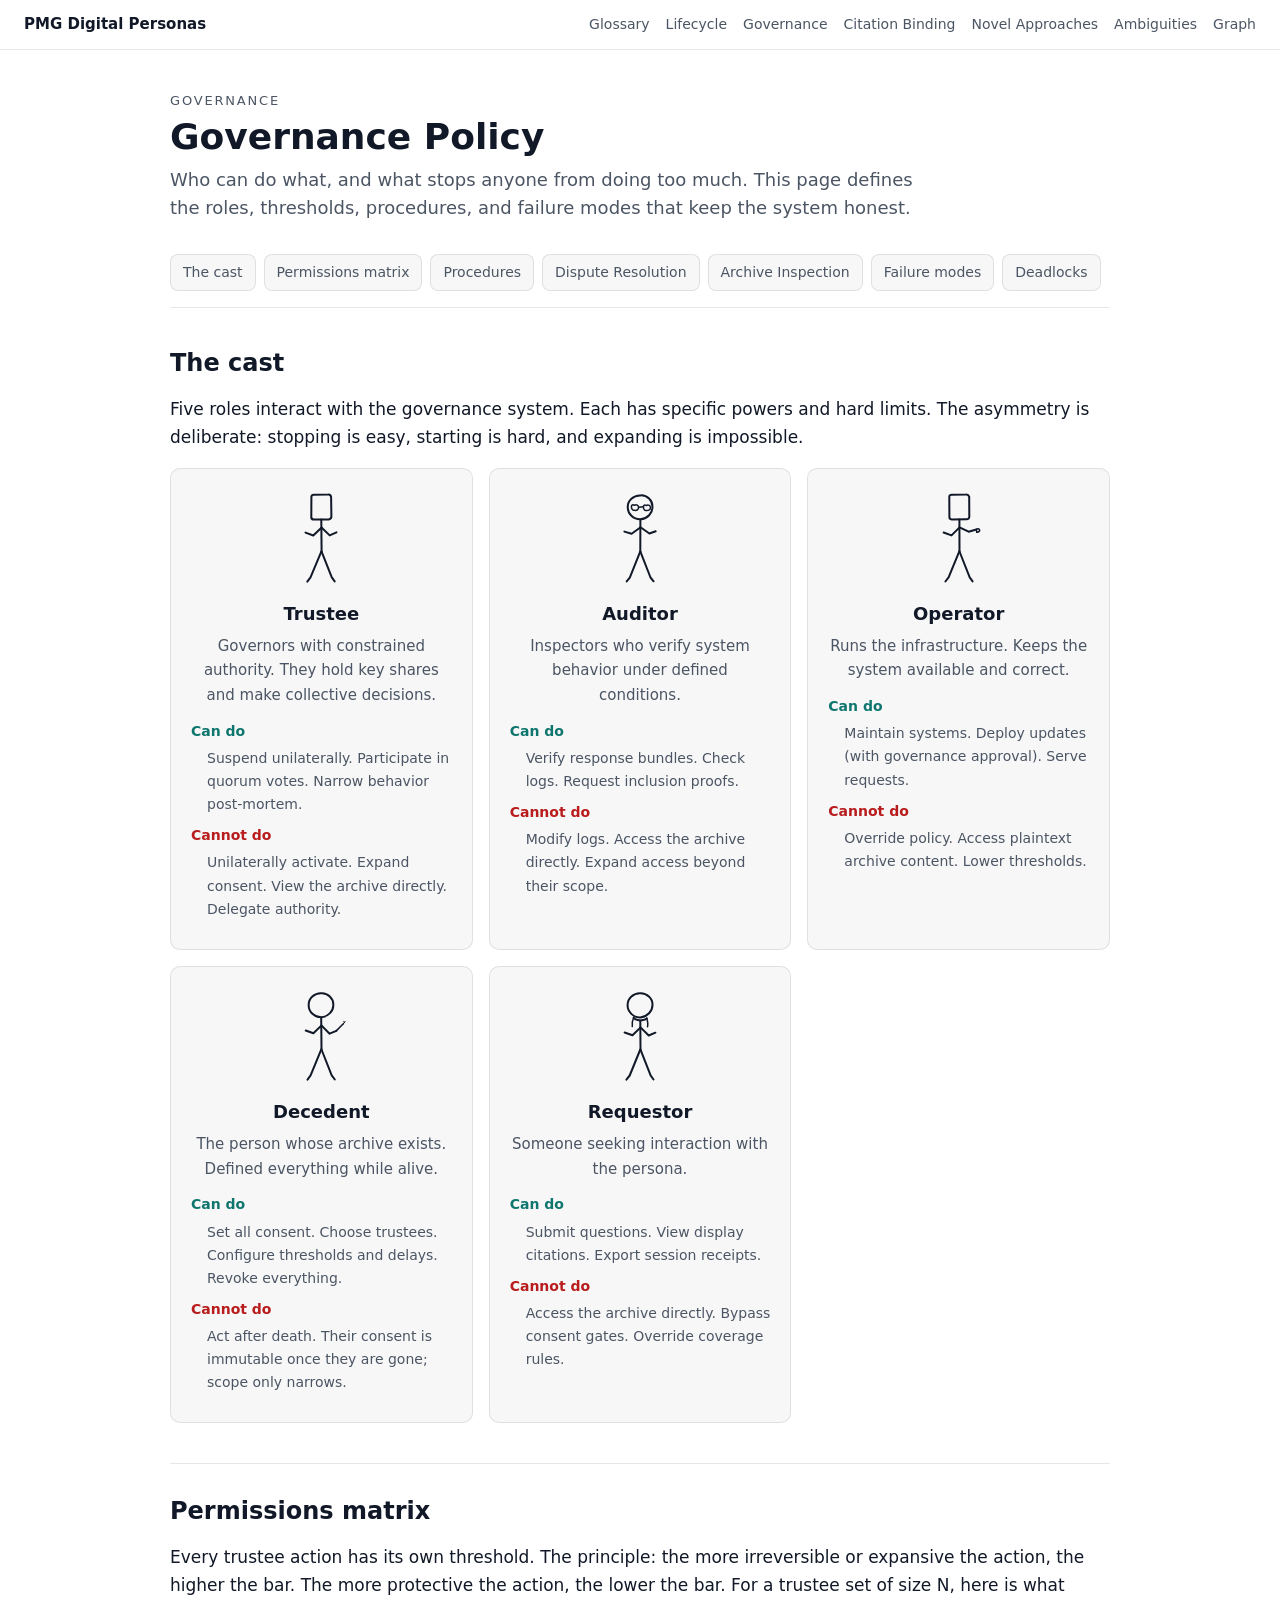
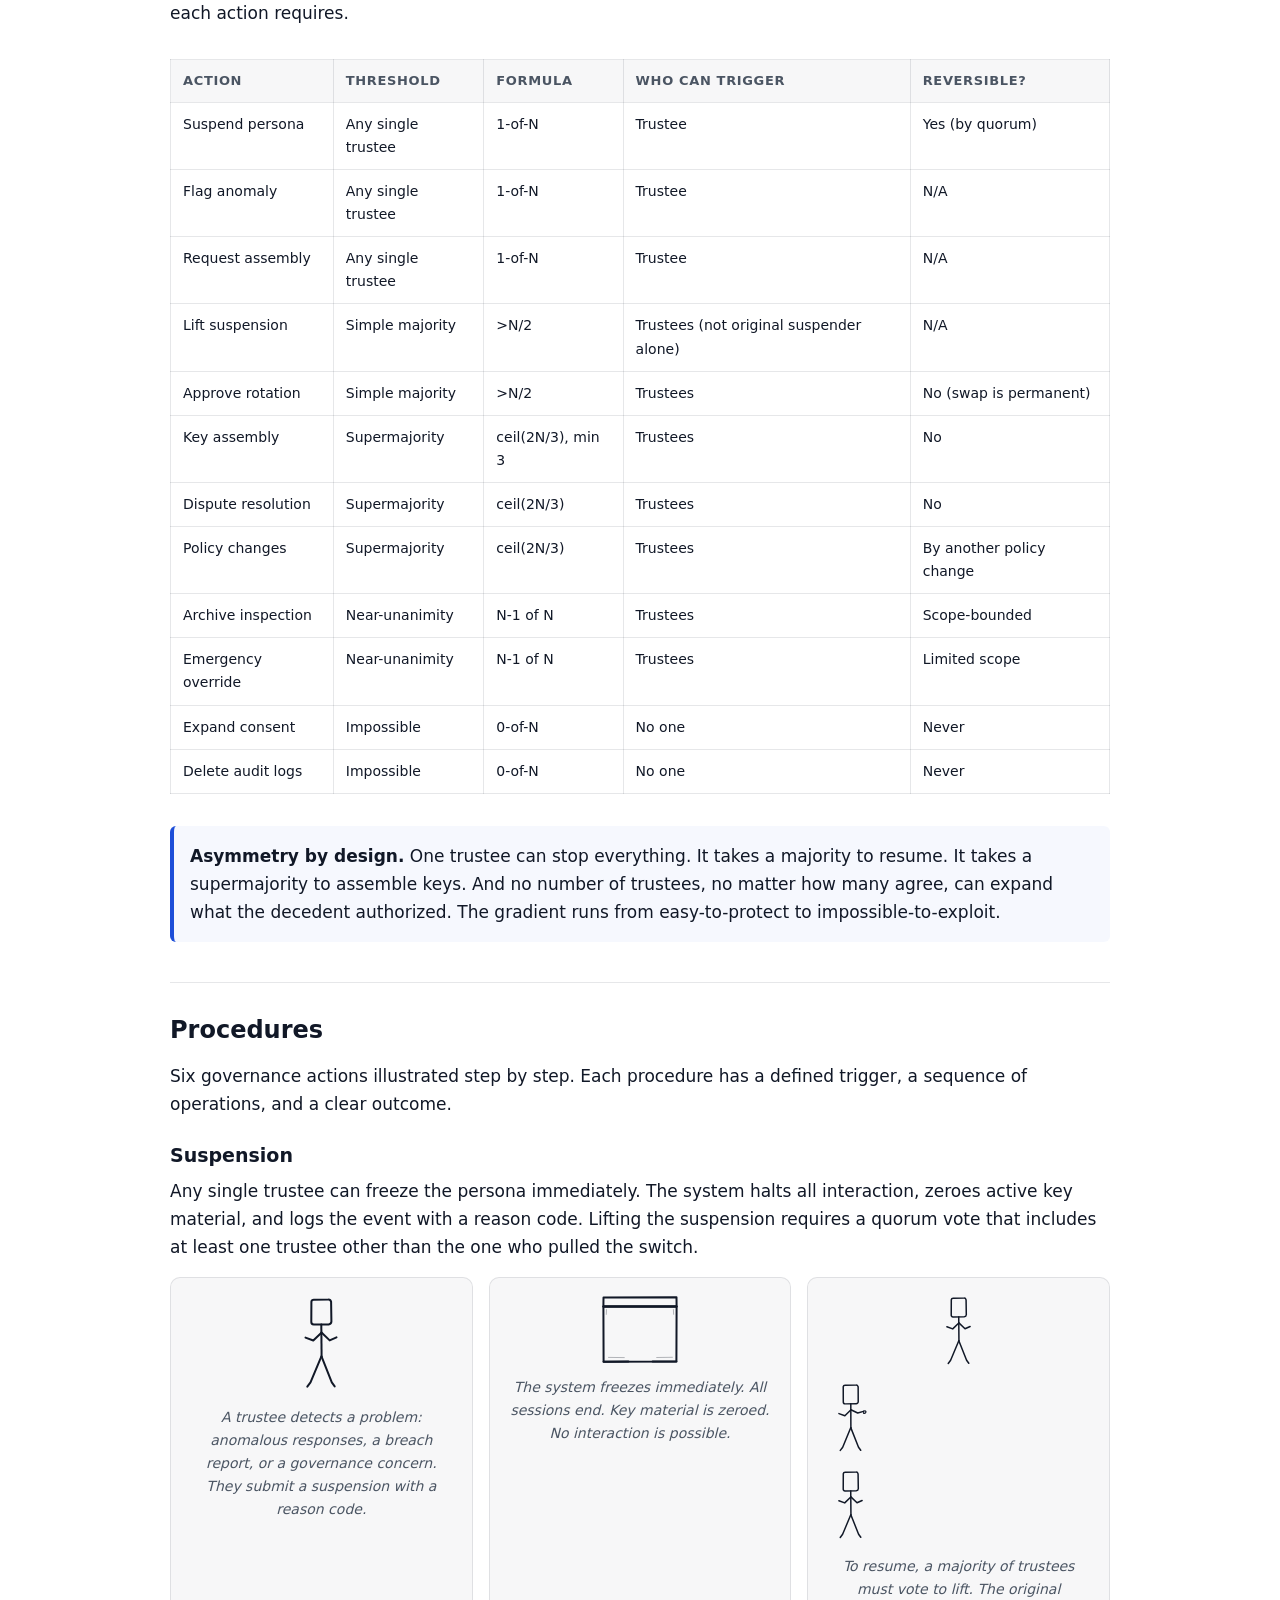
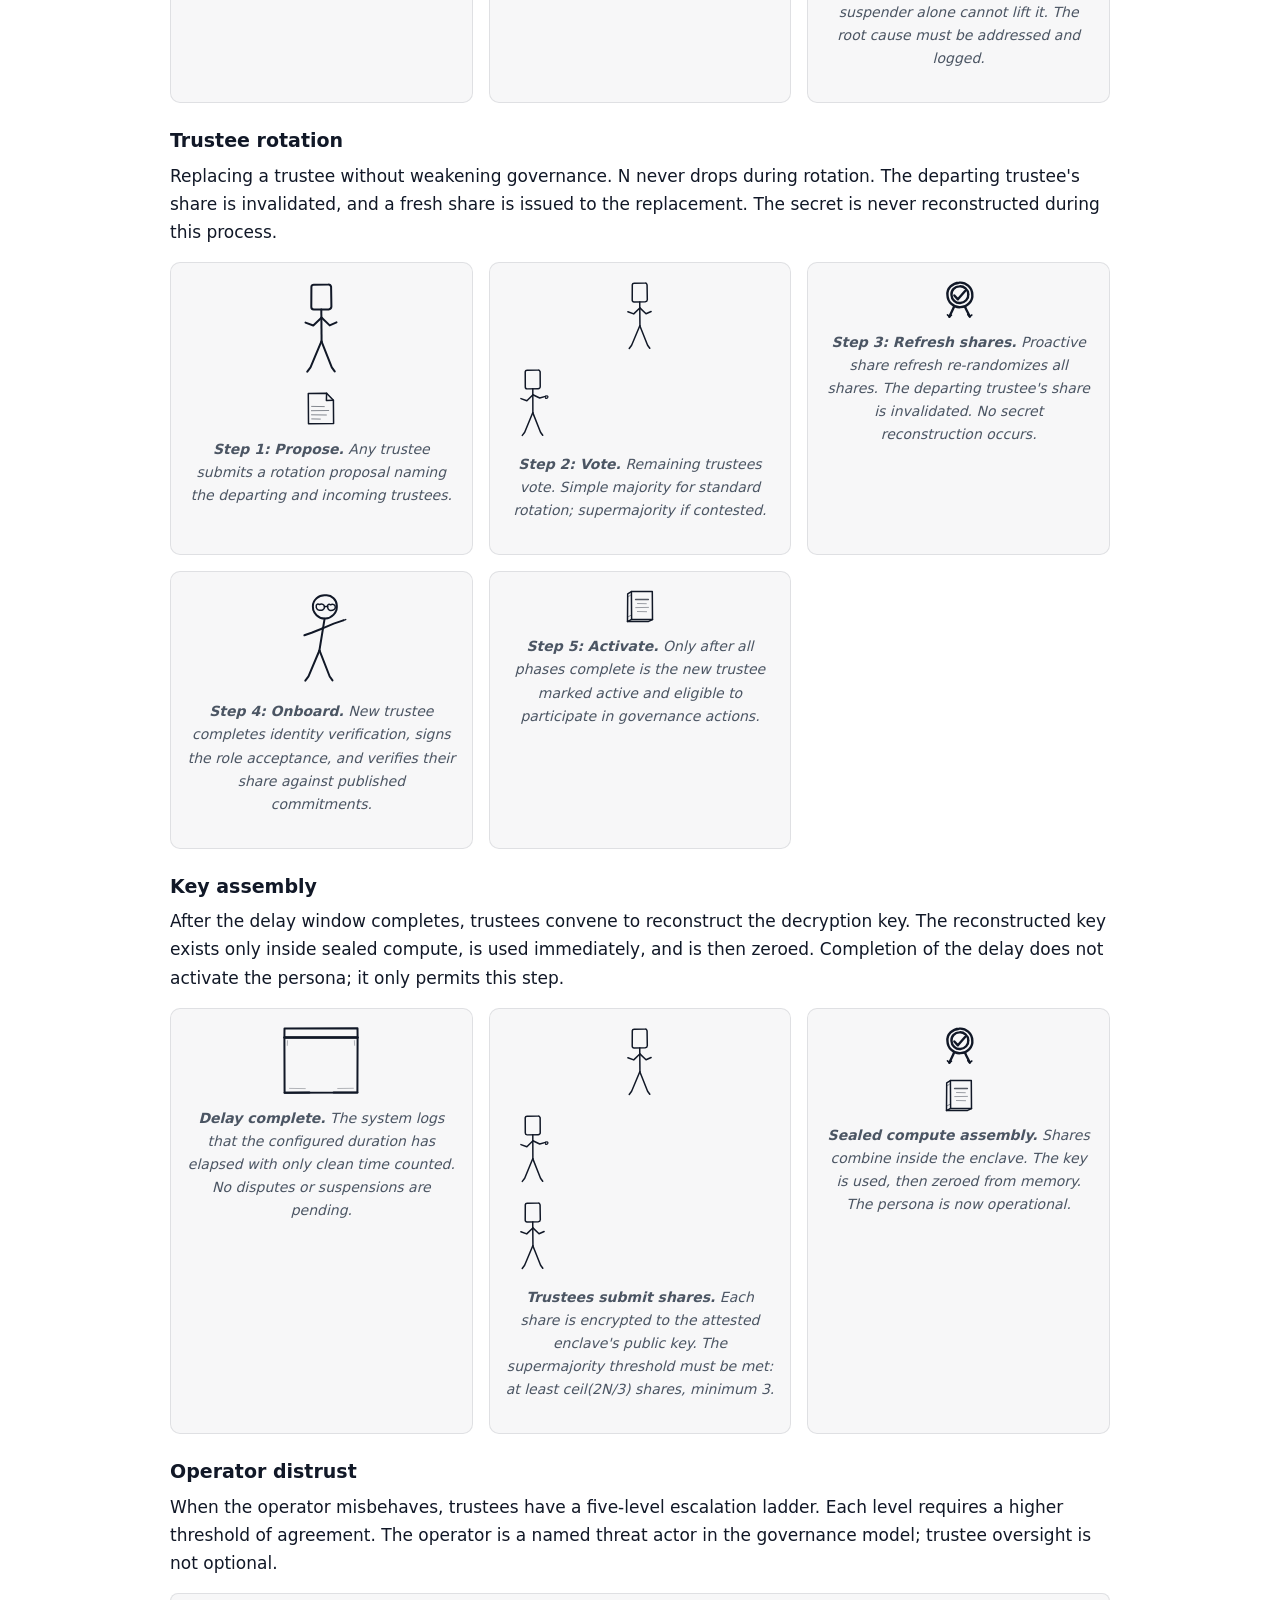
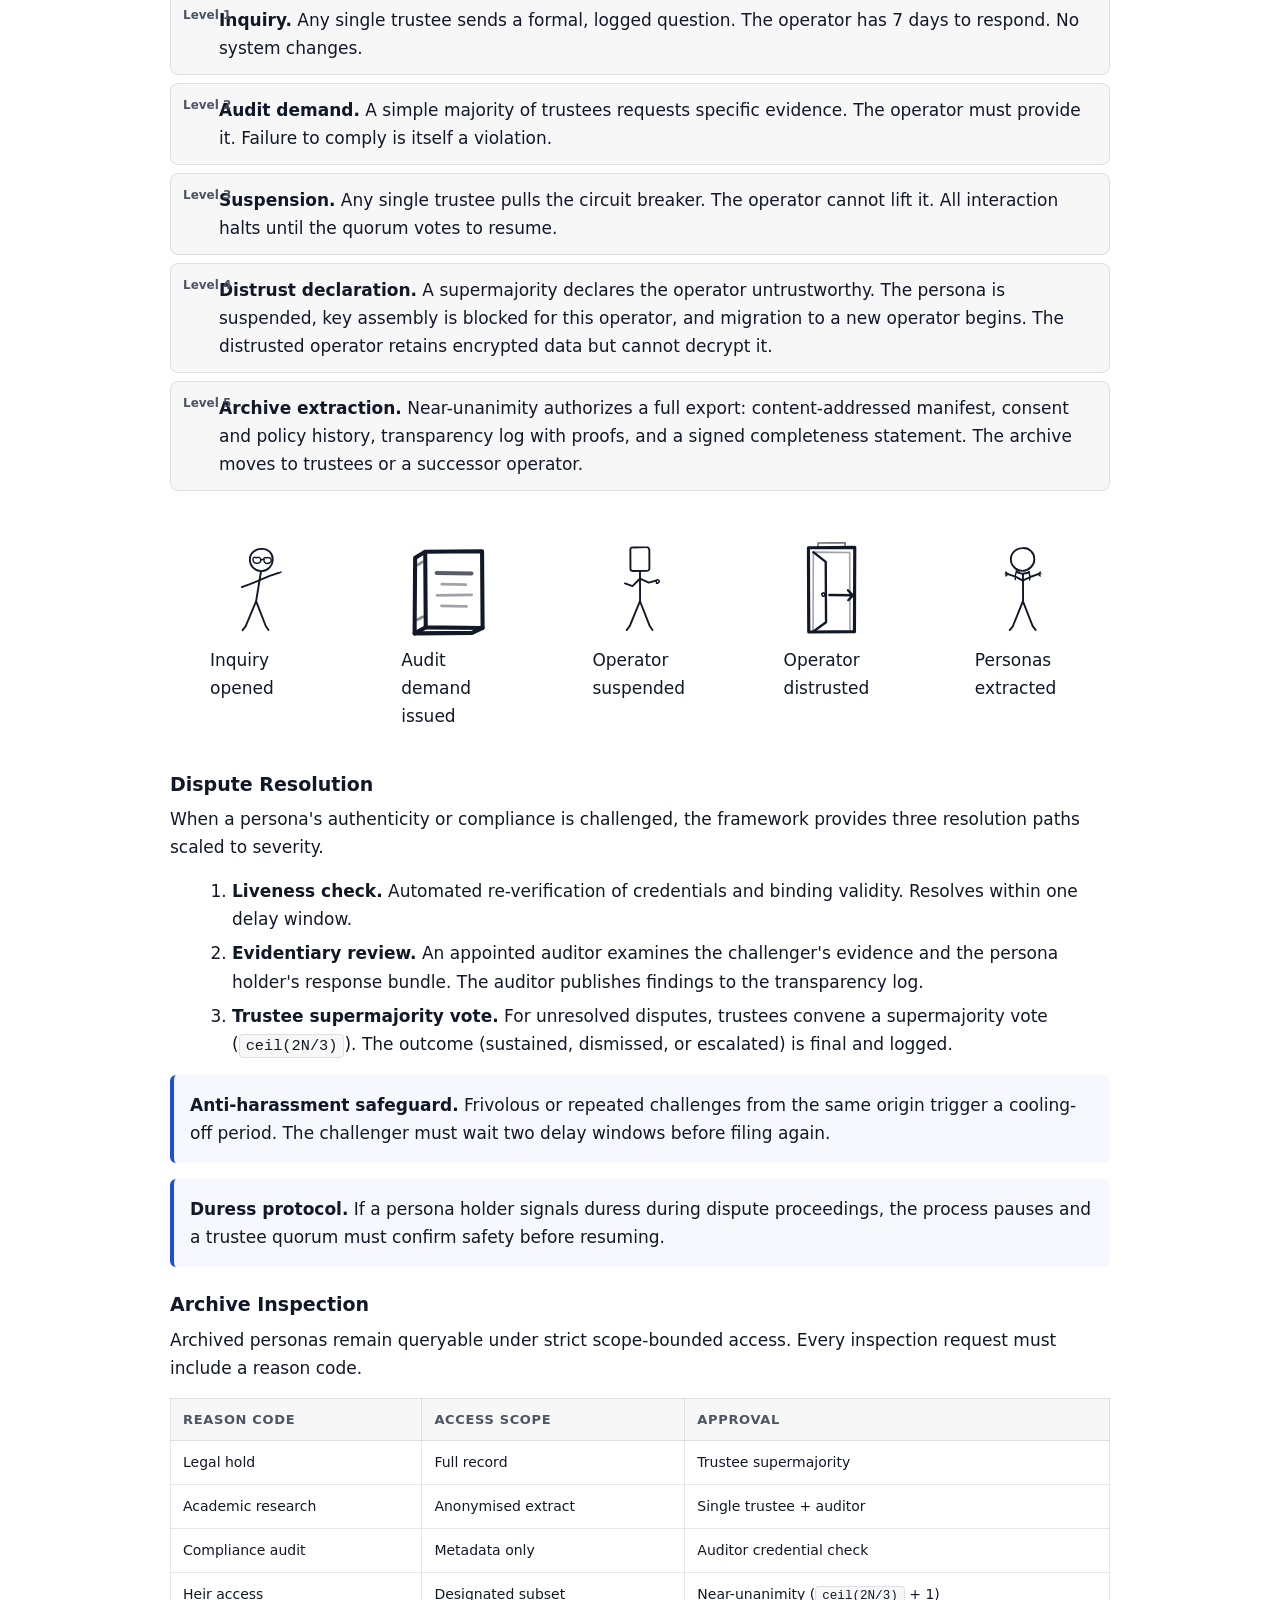
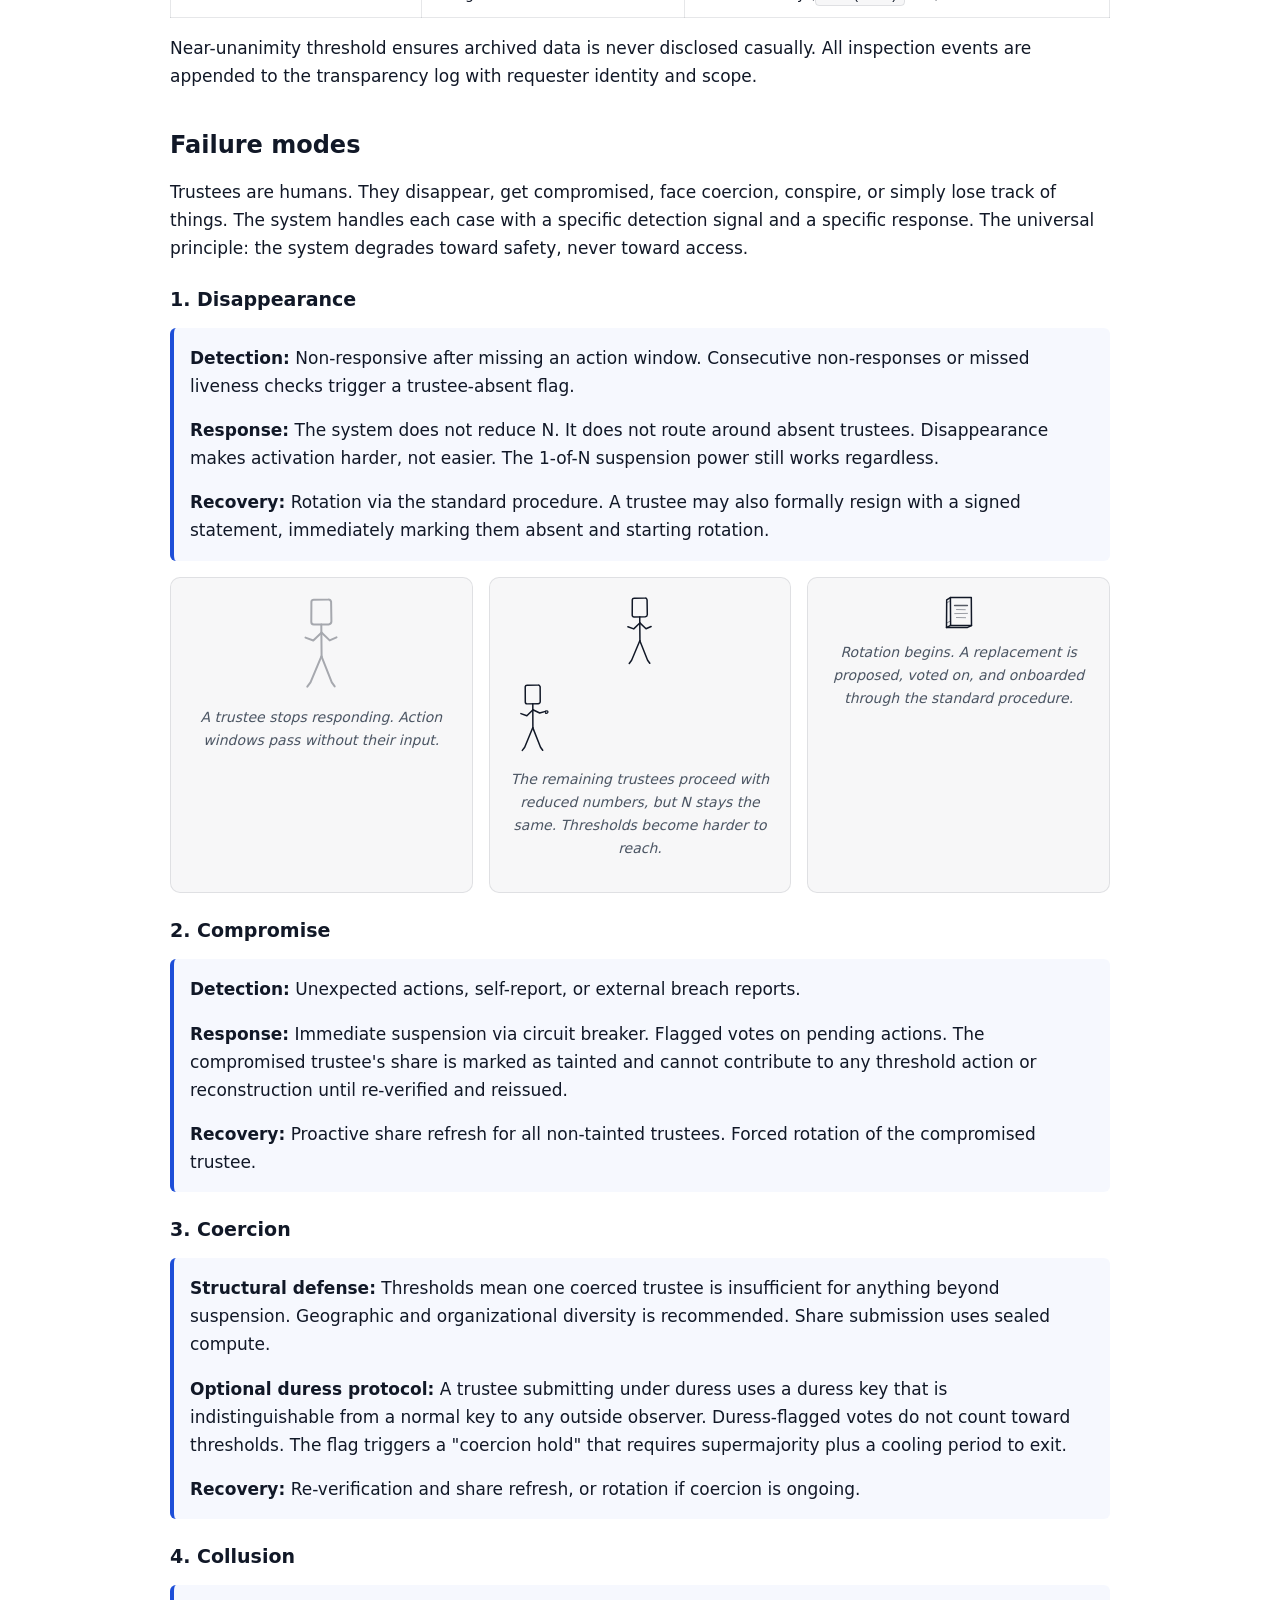
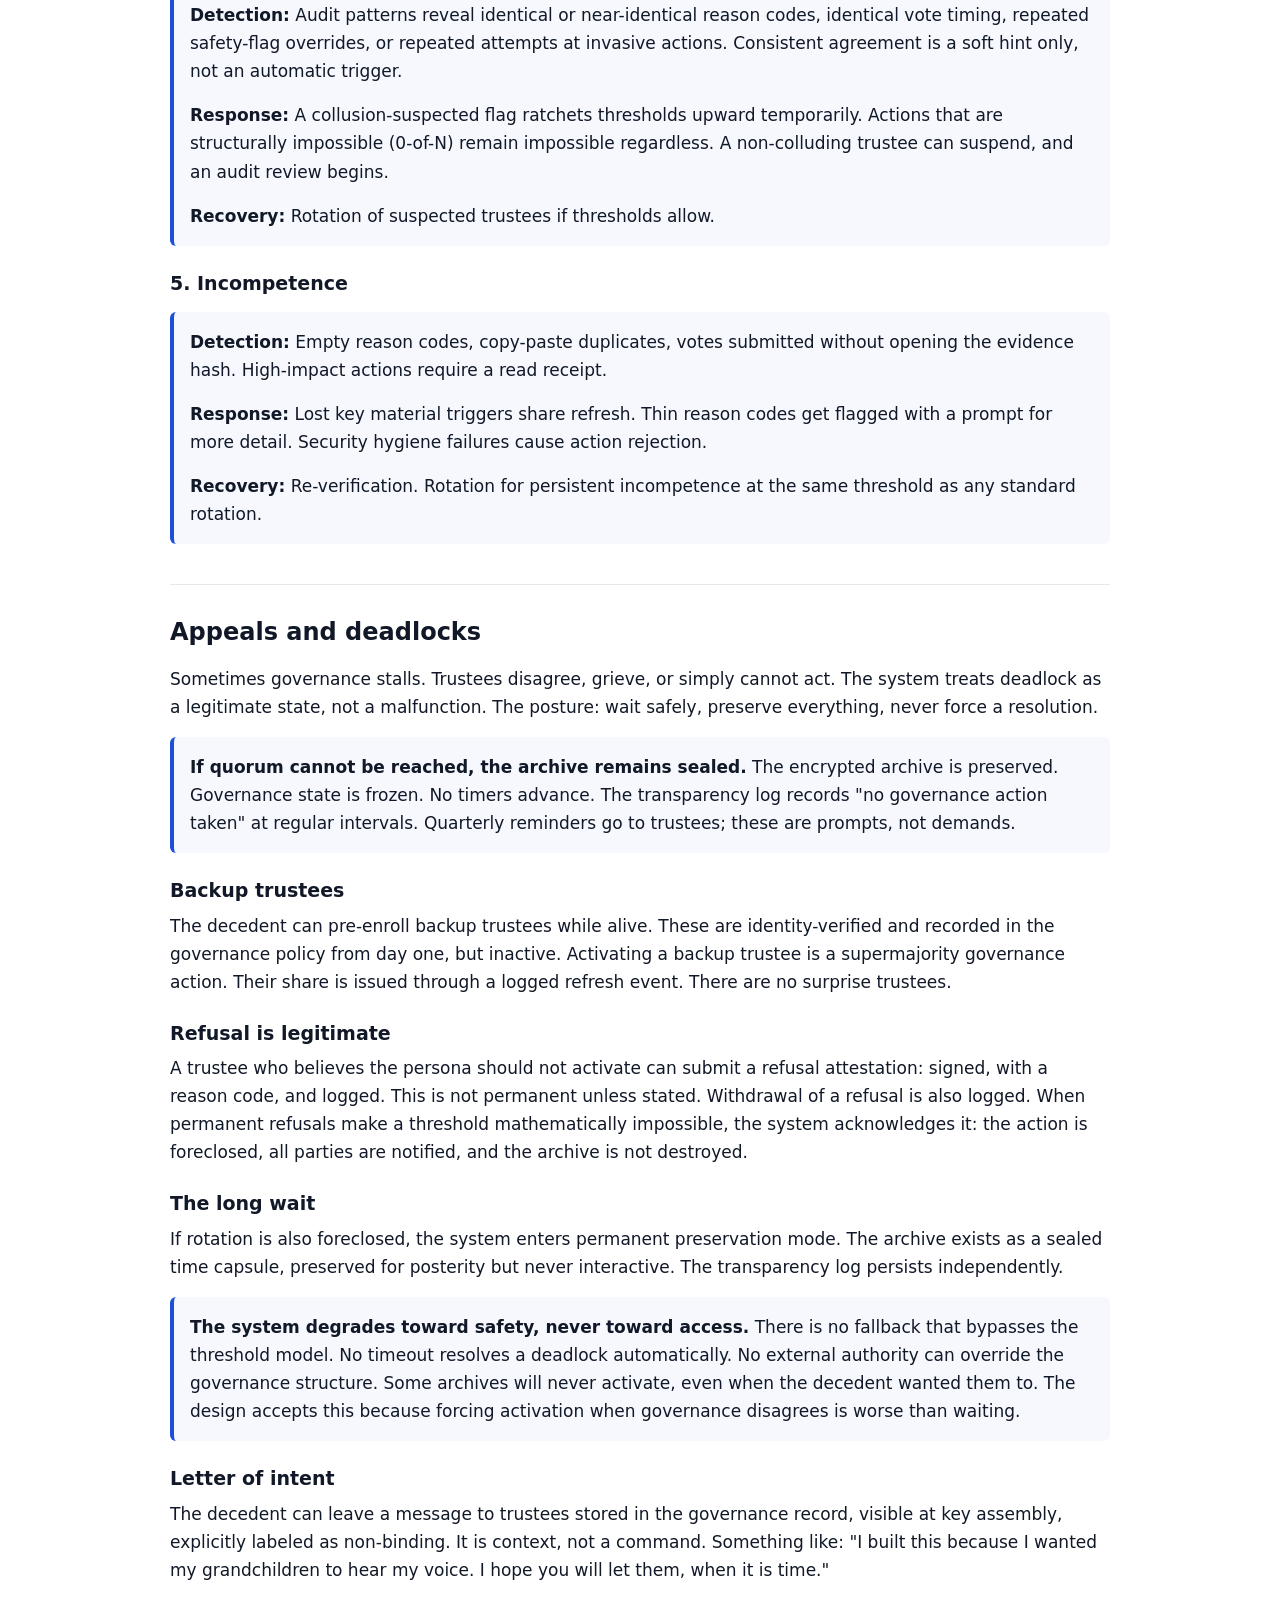
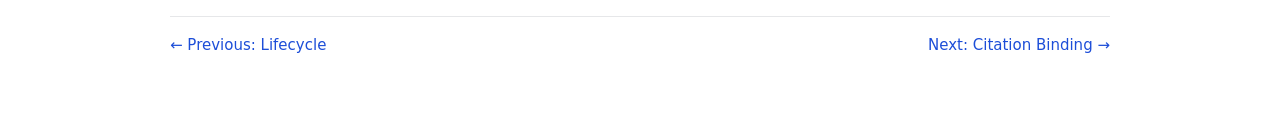
<file: spec/governance.html>
<!doctype html>
<html lang="en">
<head>
  <meta charset="utf-8">
  <meta name="viewport" content="width=device-width, initial-scale=1">
  <title>Governance Policy | PMG Digital Personas</title>
  <meta name="description" content="Governance roles, permission thresholds, procedures, and failure modes for post-mortem-governed digital personas. Defines who can do what, and what stops anyone from doing too much.">
  <meta name="theme-color" content="#0b0f14">
  <link rel="stylesheet" href="../style.css">
  <style>
    .transition-table { width: 100%; border-collapse: collapse; font-size: 14px; margin: 16px 0; }
    .transition-table th, .transition-table td { padding: 10px 12px; border: 1px solid var(--line); text-align: left; vertical-align: top; }
    .transition-table th { background: var(--card-bg); font-weight: 600; font-size: 13px; color: var(--muted); text-transform: uppercase; letter-spacing: 0.05em; }
    .transition-table tr:hover td { background: var(--card-bg); }
    .role-grid { display: grid; grid-template-columns: repeat(auto-fill, minmax(280px, 1fr)); gap: 16px; margin: 16px 0; }
    .role-card { padding: 20px; border: 1px solid var(--line); border-radius: 10px; background: var(--card-bg); text-align: center; }
    .role-card svg { margin: 0 auto 12px; display: block; }
    .role-card h3 { margin: 0 0 8px; font-size: 18px; }
    .role-card .role-desc { font-size: 15px; color: var(--muted); margin: 0 0 12px; }
    .can-do, .cannot-do { font-size: 14px; text-align: left; margin: 8px 0; }
    .can-do dt, .cannot-do dt { font-weight: 600; margin-bottom: 4px; }
    .can-do dt { color: var(--accent2); }
    .cannot-do dt { color: var(--danger); }
    .can-do dd, .cannot-do dd { margin: 0 0 0 16px; color: var(--muted); }
    .escalation-steps { counter-reset: step; list-style: none; margin: 16px 0; padding: 0; }
    .escalation-steps li { counter-increment: step; padding: 12px 16px; border: 1px solid var(--line); border-radius: 8px; margin: 8px 0; background: var(--card-bg); position: relative; padding-left: 48px; }
    .escalation-steps li::before { content: "Level " counter(step); position: absolute; left: 12px; top: 12px; font-size: 12px; font-weight: 600; color: var(--muted); }
    .table-wrap { overflow-x: auto; margin: 16px 0; }
  </style>
</head>
<body>

<!-- Hidden SVG symbol definitions -->
<svg xmlns="http://www.w3.org/2000/svg" style="display:none">

  <!-- ============================================================
       PMG Digital Persona — Stick Figure Component Library

       All strokes use currentColor so figures inherit page color.
       All coordinates use decimal offsets for a hand-drawn feel.
       Include this SVG block (hidden) at the top of the page body,
       then reference symbols with:
         <svg viewBox="0 0 60 100"><use href="#fig-author"/></svg>
       ============================================================ -->

  <!-- ===========================================================
       CHARACTER: AUTHOR
       Distinguishing feature: pencil near the hand
       =========================================================== -->
  <symbol id="fig-author" viewBox="0 0 60 100">
    <!-- Head — wobbly circle, center ~(30,18), radius ~12 -->
    <path d="M 30.3,6.2
             C 36.8,5.8 42.5,11.4 42.3,17.6
               42.6,24.1 37.1,29.7 30.4,30.2
               23.6,30.5 17.5,24.8 17.7,18.1
               17.4,11.3 23.5,5.9 30.3,6.2 Z"
          stroke="currentColor" fill="none" stroke-width="2"
          stroke-linecap="round" stroke-linejoin="round"/>
    <!-- Body -->
    <path d="M 30.2,30.4 L 30.5,62.3"
          stroke="currentColor" fill="none" stroke-width="2"
          stroke-linecap="round" stroke-linejoin="round"/>
    <!-- Left arm — slightly bent -->
    <path d="M 30.3,38.6 L 22.4,46.3 L 14.7,43.5"
          stroke="currentColor" fill="none" stroke-width="2"
          stroke-linecap="round" stroke-linejoin="round"/>
    <!-- Right arm — slightly bent -->
    <path d="M 30.4,38.4 L 38.6,46.7 L 45.3,43.8"
          stroke="currentColor" fill="none" stroke-width="2"
          stroke-linecap="round" stroke-linejoin="round"/>
    <!-- Left leg -->
    <path d="M 30.3,62.3 L 19.6,88.4 L 16.5,92.7"
          stroke="currentColor" fill="none" stroke-width="2"
          stroke-linecap="round" stroke-linejoin="round"/>
    <!-- Right leg -->
    <path d="M 30.5,62.5 L 40.7,88.3 L 43.8,92.5"
          stroke="currentColor" fill="none" stroke-width="2"
          stroke-linecap="round" stroke-linejoin="round"/>
    <!-- Pencil near right hand — short diagonal with nib -->
    <path d="M 45.5,43.6 L 52.3,36.8"
          stroke="currentColor" fill="none" stroke-width="1.5"
          stroke-linecap="round" stroke-linejoin="round"/>
    <!-- Pencil nib -->
    <path d="M 52.3,36.8 L 54.1,34.5"
          stroke="currentColor" fill="none" stroke-width="1"
          stroke-linecap="round" stroke-linejoin="round"/>
    <!-- Pencil nib detail -->
    <path d="M 53.5,35.8 L 52.8,34.3"
          stroke="currentColor" fill="none" stroke-width="1"
          stroke-linecap="round" stroke-linejoin="round"/>
  </symbol>

  <!-- ===========================================================
       CHARACTER: REVIEWER
       Distinguishing feature: round glasses on face
       =========================================================== -->
  <symbol id="fig-reviewer" viewBox="0 0 60 100">
    <!-- Head — wobbly circle -->
    <path d="M 30.5,6.4
             C 37.1,5.9 42.7,11.6 42.4,17.8
               42.8,24.3 37.3,29.5 30.6,30.3
               23.4,30.6 17.6,24.6 17.8,18.3
               17.3,11.5 23.7,6.1 30.5,6.4 Z"
          stroke="currentColor" fill="none" stroke-width="2"
          stroke-linecap="round" stroke-linejoin="round"/>
    <!-- Left glasses lens — small wobbly circle -->
    <path d="M 24.3,16.3
             C 26.4,15.1 28.7,16.5 28.5,18.4
               28.8,20.5 26.6,21.8 24.5,21.3
               22.3,21.6 21.2,19.1 21.5,17.4
               21.3,15.8 22.9,15.5 24.3,16.3 Z"
          stroke="currentColor" fill="none" stroke-width="1.5"
          stroke-linecap="round" stroke-linejoin="round"/>
    <!-- Right glasses lens — small wobbly circle -->
    <path d="M 36.4,16.5
             C 38.5,15.3 40.6,16.7 40.4,18.6
               40.7,20.7 38.5,21.6 36.3,21.5
               34.2,21.7 33.3,19.3 33.5,17.6
               33.2,15.9 34.8,15.7 36.4,16.5 Z"
          stroke="currentColor" fill="none" stroke-width="1.5"
          stroke-linecap="round" stroke-linejoin="round"/>
    <!-- Glasses bridge -->
    <path d="M 28.6,18.3 L 33.4,17.8"
          stroke="currentColor" fill="none" stroke-width="1.5"
          stroke-linecap="round" stroke-linejoin="round"/>
    <!-- Body -->
    <path d="M 30.4,30.5 L 30.3,62.4"
          stroke="currentColor" fill="none" stroke-width="2"
          stroke-linecap="round" stroke-linejoin="round"/>
    <!-- Left arm — neutral examining posture, slightly raised -->
    <path d="M 30.3,38.5 L 21.6,44.7 L 14.4,42.6"
          stroke="currentColor" fill="none" stroke-width="2"
          stroke-linecap="round" stroke-linejoin="round"/>
    <!-- Right arm — neutral, slightly forward -->
    <path d="M 30.5,38.3 L 39.4,44.5 L 45.7,42.3"
          stroke="currentColor" fill="none" stroke-width="2"
          stroke-linecap="round" stroke-linejoin="round"/>
    <!-- Left leg -->
    <path d="M 30.3,62.4 L 19.8,88.6 L 16.7,92.4"
          stroke="currentColor" fill="none" stroke-width="2"
          stroke-linecap="round" stroke-linejoin="round"/>
    <!-- Right leg -->
    <path d="M 30.4,62.6 L 40.5,88.5 L 43.6,92.3"
          stroke="currentColor" fill="none" stroke-width="2"
          stroke-linecap="round" stroke-linejoin="round"/>
  </symbol>

  <!-- ===========================================================
       CHARACTER: TRUSTEE
       Distinguishing feature: square/rectangular head
       =========================================================== -->
  <symbol id="fig-trustee" viewBox="0 0 60 100">
    <!-- Head — wobbly rectangle with rounded corners, center ~(30,18) -->
    <path d="M 20.4,7.6
             C 20.6,6.3 21.8,5.7 23.2,5.8
             L 37.3,5.5
             C 38.7,5.4 39.8,6.5 40.1,7.8
             L 40.4,27.6
             C 40.3,29.1 39.2,30.2 37.6,30.4
             L 22.8,30.6
             C 21.4,30.5 20.2,29.3 20.3,27.8
             Z"
          stroke="currentColor" fill="none" stroke-width="2"
          stroke-linecap="round" stroke-linejoin="round"/>
    <!-- Body -->
    <path d="M 30.3,30.5 L 30.6,62.4"
          stroke="currentColor" fill="none" stroke-width="2"
          stroke-linecap="round" stroke-linejoin="round"/>
    <!-- Left arm — slightly bent -->
    <path d="M 30.4,38.7 L 22.3,46.5 L 14.5,43.6"
          stroke="currentColor" fill="none" stroke-width="2"
          stroke-linecap="round" stroke-linejoin="round"/>
    <!-- Right arm — slightly bent -->
    <path d="M 30.5,38.5 L 38.7,46.4 L 45.5,43.4"
          stroke="currentColor" fill="none" stroke-width="2"
          stroke-linecap="round" stroke-linejoin="round"/>
    <!-- Left leg -->
    <path d="M 30.4,62.4 L 19.5,88.3 L 16.3,92.6"
          stroke="currentColor" fill="none" stroke-width="2"
          stroke-linecap="round" stroke-linejoin="round"/>
    <!-- Right leg -->
    <path d="M 30.6,62.6 L 40.8,88.4 L 43.7,92.4"
          stroke="currentColor" fill="none" stroke-width="2"
          stroke-linecap="round" stroke-linejoin="round"/>
  </symbol>

  <!-- ===========================================================
       CHARACTER: READER
       Distinguishing feature: scarf at the neck
       =========================================================== -->
  <symbol id="fig-reader" viewBox="0 0 60 100">
    <!-- Head — wobbly circle -->
    <path d="M 30.4,6.3
             C 36.9,6.1 42.6,11.5 42.5,17.7
               42.7,24.2 37.2,29.8 30.3,30.4
               23.5,30.7 17.4,24.7 17.6,18.2
               17.5,11.4 23.6,6.0 30.4,6.3 Z"
          stroke="currentColor" fill="none" stroke-width="2"
          stroke-linecap="round" stroke-linejoin="round"/>
    <!-- Scarf — wavy curves at neck -->
    <path d="M 23.6,30.8
             C 25.3,33.4 27.8,32.6 30.3,33.7
               32.7,32.5 35.2,33.6 36.8,31.3"
          stroke="currentColor" fill="none" stroke-width="2"
          stroke-linecap="round" stroke-linejoin="round"/>
    <!-- Scarf tail hanging left -->
    <path d="M 23.6,30.8
             C 22.4,33.5 21.7,36.4 22.3,39.6"
          stroke="currentColor" fill="none" stroke-width="1.5"
          stroke-linecap="round" stroke-linejoin="round"/>
    <!-- Scarf tail hanging right -->
    <path d="M 36.8,31.3
             C 37.6,34.2 38.3,37.1 37.5,39.8"
          stroke="currentColor" fill="none" stroke-width="1.5"
          stroke-linecap="round" stroke-linejoin="round"/>
    <!-- Body -->
    <path d="M 30.3,33.8 L 30.5,62.5"
          stroke="currentColor" fill="none" stroke-width="2"
          stroke-linecap="round" stroke-linejoin="round"/>
    <!-- Left arm — slightly bent -->
    <path d="M 30.4,40.6 L 22.5,48.3 L 14.6,45.5"
          stroke="currentColor" fill="none" stroke-width="2"
          stroke-linecap="round" stroke-linejoin="round"/>
    <!-- Right arm — slightly bent -->
    <path d="M 30.5,40.4 L 38.7,48.5 L 45.4,45.7"
          stroke="currentColor" fill="none" stroke-width="2"
          stroke-linecap="round" stroke-linejoin="round"/>
    <!-- Left leg -->
    <path d="M 30.3,62.5 L 19.7,88.5 L 16.4,92.6"
          stroke="currentColor" fill="none" stroke-width="2"
          stroke-linecap="round" stroke-linejoin="round"/>
    <!-- Right leg -->
    <path d="M 30.5,62.7 L 40.6,88.4 L 43.5,92.5"
          stroke="currentColor" fill="none" stroke-width="2"
          stroke-linecap="round" stroke-linejoin="round"/>
  </symbol>

  <!-- ===========================================================
       ACTION POSE: AUTHOR POINTING
       Author with right arm extended forward/pointing
       =========================================================== -->
  <symbol id="fig-author-pointing" viewBox="0 0 60 100">
    <!-- Head — wobbly circle -->
    <path d="M 26.3,6.5
             C 32.8,5.7 38.5,11.3 38.4,17.5
               38.7,24.0 33.1,29.6 26.5,30.3
               19.7,30.6 13.5,24.6 13.7,18.0
               13.4,11.2 19.6,5.9 26.3,6.5 Z"
          stroke="currentColor" fill="none" stroke-width="2"
          stroke-linecap="round" stroke-linejoin="round"/>
    <!-- Body — shifted left slightly to allow pointing room -->
    <path d="M 26.4,30.5 L 26.6,62.4"
          stroke="currentColor" fill="none" stroke-width="2"
          stroke-linecap="round" stroke-linejoin="round"/>
    <!-- Left arm — relaxed behind -->
    <path d="M 26.3,38.6 L 18.5,46.4 L 11.3,43.7"
          stroke="currentColor" fill="none" stroke-width="2"
          stroke-linecap="round" stroke-linejoin="round"/>
    <!-- Right arm — extended forward, pointing -->
    <path d="M 26.5,38.4 L 38.7,36.3 L 50.4,33.6"
          stroke="currentColor" fill="none" stroke-width="2"
          stroke-linecap="round" stroke-linejoin="round"/>
    <!-- Pointing finger detail -->
    <path d="M 50.4,33.6 L 54.6,32.3"
          stroke="currentColor" fill="none" stroke-width="1.5"
          stroke-linecap="round" stroke-linejoin="round"/>
    <!-- Left leg -->
    <path d="M 26.4,62.4 L 16.3,88.5 L 13.4,92.6"
          stroke="currentColor" fill="none" stroke-width="2"
          stroke-linecap="round" stroke-linejoin="round"/>
    <!-- Right leg -->
    <path d="M 26.6,62.6 L 36.8,88.3 L 39.7,92.5"
          stroke="currentColor" fill="none" stroke-width="2"
          stroke-linecap="round" stroke-linejoin="round"/>
    <!-- Pencil near left hand -->
    <path d="M 11.3,43.7 L 5.6,37.3"
          stroke="currentColor" fill="none" stroke-width="1.5"
          stroke-linecap="round" stroke-linejoin="round"/>
    <!-- Pencil nib -->
    <path d="M 5.6,37.3 L 4.2,35.1"
          stroke="currentColor" fill="none" stroke-width="1"
          stroke-linecap="round" stroke-linejoin="round"/>
    <path d="M 5.1,36.4 L 3.8,36.8"
          stroke="currentColor" fill="none" stroke-width="1"
          stroke-linecap="round" stroke-linejoin="round"/>
  </symbol>

  <!-- ===========================================================
       ACTION POSE: TRUSTEE HOLDING
       Trustee with one arm in a holding position
       =========================================================== -->
  <symbol id="fig-trustee-holding" viewBox="0 0 60 100">
    <!-- Head — wobbly square -->
    <path d="M 20.3,7.4
             C 20.5,6.2 21.7,5.6 23.1,5.7
             L 37.4,5.4
             C 38.8,5.3 39.7,6.4 40.2,7.7
             L 40.3,27.5
             C 40.4,29.0 39.3,30.3 37.5,30.3
             L 22.7,30.5
             C 21.3,30.4 20.3,29.2 20.4,27.7
             Z"
          stroke="currentColor" fill="none" stroke-width="2"
          stroke-linecap="round" stroke-linejoin="round"/>
    <!-- Body -->
    <path d="M 30.4,30.4 L 30.5,62.3"
          stroke="currentColor" fill="none" stroke-width="2"
          stroke-linecap="round" stroke-linejoin="round"/>
    <!-- Left arm — slightly bent, normal -->
    <path d="M 30.3,38.6 L 22.5,46.4 L 14.6,43.5"
          stroke="currentColor" fill="none" stroke-width="2"
          stroke-linecap="round" stroke-linejoin="round"/>
    <!-- Right arm — extended flat, holding position -->
    <path d="M 30.5,38.4 L 39.6,42.7 L 47.3,40.5"
          stroke="currentColor" fill="none" stroke-width="2"
          stroke-linecap="round" stroke-linejoin="round"/>
    <!-- Holding hand — slightly cupped shape -->
    <path d="M 47.3,40.5
             C 48.6,39.3 50.4,39.5 50.7,41.2
               50.5,42.6 49.3,43.4 47.8,43.3"
          stroke="currentColor" fill="none" stroke-width="1.5"
          stroke-linecap="round" stroke-linejoin="round"/>
    <!-- Hand bottom -->
    <path d="M 47.8,43.3 L 47.3,40.5"
          stroke="currentColor" fill="none" stroke-width="1.5"
          stroke-linecap="round" stroke-linejoin="round"/>
    <!-- Left leg -->
    <path d="M 30.3,62.3 L 19.6,88.4 L 16.4,92.5"
          stroke="currentColor" fill="none" stroke-width="2"
          stroke-linecap="round" stroke-linejoin="round"/>
    <!-- Right leg -->
    <path d="M 30.5,62.5 L 40.7,88.3 L 43.6,92.4"
          stroke="currentColor" fill="none" stroke-width="2"
          stroke-linecap="round" stroke-linejoin="round"/>
  </symbol>

  <!-- ===========================================================
       ACTION POSE: REVIEWER CHECKING
       Reviewer leaning forward, examining something
       =========================================================== -->
  <symbol id="fig-reviewer-checking" viewBox="0 0 60 100">
    <!-- Head — wobbly circle, shifted forward for lean -->
    <path d="M 34.4,7.3
             C 40.7,6.5 46.1,12.1 45.8,18.2
               46.3,24.5 40.8,30.1 34.3,30.6
               27.6,31.0 21.8,25.3 21.9,18.5
               21.7,12.0 27.8,6.8 34.4,7.3 Z"
          stroke="currentColor" fill="none" stroke-width="2"
          stroke-linecap="round" stroke-linejoin="round"/>
    <!-- Left glasses lens — slightly larger for emphasis -->
    <path d="M 28.5,16.6
             C 30.8,15.1 33.6,16.8 33.4,18.9
               33.7,21.3 31.2,22.6 28.7,22.3
               26.3,22.5 24.8,19.8 25.3,17.8
               25.1,16.1 27.0,15.6 28.5,16.6 Z"
          stroke="currentColor" fill="none" stroke-width="1.5"
          stroke-linecap="round" stroke-linejoin="round"/>
    <!-- Right glasses lens — slightly larger -->
    <path d="M 39.6,16.8
             C 41.8,15.4 44.4,17.0 44.3,19.1
               44.5,21.5 42.1,22.4 39.8,22.5
               37.6,22.6 36.3,20.1 36.7,18.0
               36.4,16.3 38.1,15.8 39.6,16.8 Z"
          stroke="currentColor" fill="none" stroke-width="1.5"
          stroke-linecap="round" stroke-linejoin="round"/>
    <!-- Glasses bridge -->
    <path d="M 33.5,18.7 L 36.6,18.2"
          stroke="currentColor" fill="none" stroke-width="1.5"
          stroke-linecap="round" stroke-linejoin="round"/>
    <!-- Body — leaning forward (angled) -->
    <path d="M 33.6,30.7 L 28.4,62.5"
          stroke="currentColor" fill="none" stroke-width="2"
          stroke-linecap="round" stroke-linejoin="round"/>
    <!-- Left arm — behind for balance -->
    <path d="M 31.3,40.5 L 20.6,44.7 L 13.4,47.3"
          stroke="currentColor" fill="none" stroke-width="2"
          stroke-linecap="round" stroke-linejoin="round"/>
    <!-- Right arm — extended forward, examining -->
    <path d="M 31.5,40.3 L 42.7,35.6 L 52.3,32.4"
          stroke="currentColor" fill="none" stroke-width="2"
          stroke-linecap="round" stroke-linejoin="round"/>
    <!-- Extended hand detail -->
    <path d="M 52.3,32.4 L 54.7,31.6"
          stroke="currentColor" fill="none" stroke-width="1.5"
          stroke-linecap="round" stroke-linejoin="round"/>
    <!-- Left leg -->
    <path d="M 28.4,62.5 L 17.5,88.4 L 14.3,92.6"
          stroke="currentColor" fill="none" stroke-width="2"
          stroke-linecap="round" stroke-linejoin="round"/>
    <!-- Right leg -->
    <path d="M 28.6,62.7 L 38.7,88.5 L 41.5,92.4"
          stroke="currentColor" fill="none" stroke-width="2"
          stroke-linecap="round" stroke-linejoin="round"/>
  </symbol>

  <!-- ===========================================================
       ACTION POSE: READER RECEIVING
       Reader with both arms extended forward, hands open
       =========================================================== -->
  <symbol id="fig-reader-receiving" viewBox="0 0 60 100">
    <!-- Head — wobbly circle -->
    <path d="M 30.5,6.4
             C 37.0,6.0 42.4,11.6 42.3,17.8
               42.6,24.3 37.0,29.7 30.4,30.3
               23.6,30.5 17.5,24.8 17.7,18.0
               17.6,11.3 23.8,6.1 30.5,6.4 Z"
          stroke="currentColor" fill="none" stroke-width="2"
          stroke-linecap="round" stroke-linejoin="round"/>
    <!-- Scarf — wavy curves at neck -->
    <path d="M 23.7,30.6
             C 25.4,33.3 28.0,32.5 30.4,33.5
               32.8,32.4 35.3,33.5 36.7,31.2"
          stroke="currentColor" fill="none" stroke-width="2"
          stroke-linecap="round" stroke-linejoin="round"/>
    <!-- Scarf tail left -->
    <path d="M 23.7,30.6
             C 22.5,33.4 21.8,36.3 22.4,39.4"
          stroke="currentColor" fill="none" stroke-width="1.5"
          stroke-linecap="round" stroke-linejoin="round"/>
    <!-- Scarf tail right -->
    <path d="M 36.7,31.2
             C 37.5,34.1 38.2,37.0 37.4,39.7"
          stroke="currentColor" fill="none" stroke-width="1.5"
          stroke-linecap="round" stroke-linejoin="round"/>
    <!-- Body -->
    <path d="M 30.4,33.6 L 30.5,62.4"
          stroke="currentColor" fill="none" stroke-width="2"
          stroke-linecap="round" stroke-linejoin="round"/>
    <!-- Left arm — extended forward, open hand -->
    <path d="M 30.3,40.5 L 22.4,36.3 L 14.6,33.7"
          stroke="currentColor" fill="none" stroke-width="2"
          stroke-linecap="round" stroke-linejoin="round"/>
    <!-- Left open hand -->
    <path d="M 14.6,33.7 L 12.3,31.5"
          stroke="currentColor" fill="none" stroke-width="1.5"
          stroke-linecap="round" stroke-linejoin="round"/>
    <path d="M 14.6,33.7 L 11.8,33.4"
          stroke="currentColor" fill="none" stroke-width="1.5"
          stroke-linecap="round" stroke-linejoin="round"/>
    <path d="M 14.6,33.7 L 12.5,35.6"
          stroke="currentColor" fill="none" stroke-width="1.5"
          stroke-linecap="round" stroke-linejoin="round"/>
    <!-- Right arm — extended forward, open hand -->
    <path d="M 30.5,40.3 L 38.7,36.5 L 46.4,33.8"
          stroke="currentColor" fill="none" stroke-width="2"
          stroke-linecap="round" stroke-linejoin="round"/>
    <!-- Right open hand -->
    <path d="M 46.4,33.8 L 48.7,31.6"
          stroke="currentColor" fill="none" stroke-width="1.5"
          stroke-linecap="round" stroke-linejoin="round"/>
    <path d="M 46.4,33.8 L 49.3,33.5"
          stroke="currentColor" fill="none" stroke-width="1.5"
          stroke-linecap="round" stroke-linejoin="round"/>
    <path d="M 46.4,33.8 L 48.5,35.7"
          stroke="currentColor" fill="none" stroke-width="1.5"
          stroke-linecap="round" stroke-linejoin="round"/>
    <!-- Left leg -->
    <path d="M 30.3,62.4 L 19.7,88.6 L 16.5,92.5"
          stroke="currentColor" fill="none" stroke-width="2"
          stroke-linecap="round" stroke-linejoin="round"/>
    <!-- Right leg -->
    <path d="M 30.5,62.6 L 40.6,88.4 L 43.7,92.4"
          stroke="currentColor" fill="none" stroke-width="2"
          stroke-linecap="round" stroke-linejoin="round"/>
  </symbol>

  <!-- ===========================================================
       PROP: CLAIM
       A small paper note with folded corner and text lines
       =========================================================== -->
  <symbol id="prop-claim" viewBox="0 0 30 35">
    <!-- Paper body with folded corner -->
    <path d="M 2.3,2.4
             L 20.6,2.3
             L 27.4,9.3
             L 27.6,32.5
             L 2.5,32.7
             Z"
          stroke="currentColor" fill="none" stroke-width="1.5"
          stroke-linecap="round" stroke-linejoin="round"/>
    <!-- Folded corner triangle -->
    <path d="M 20.6,2.3 L 20.4,9.5 L 27.4,9.3"
          stroke="currentColor" fill="none" stroke-width="1.5"
          stroke-linecap="round" stroke-linejoin="round"/>
    <!-- Text line 1 -->
    <path d="M 5.6,15.4 L 18.3,15.6"
          stroke="currentColor" fill="none" stroke-width="1"
          stroke-linecap="round" stroke-linejoin="round"
          opacity="0.5"/>
    <!-- Text line 2 -->
    <path d="M 5.4,19.7 L 22.7,19.5"
          stroke="currentColor" fill="none" stroke-width="1"
          stroke-linecap="round" stroke-linejoin="round"
          opacity="0.5"/>
    <!-- Text line 3 -->
    <path d="M 5.5,23.8 L 20.4,24.0"
          stroke="currentColor" fill="none" stroke-width="1"
          stroke-linecap="round" stroke-linejoin="round"
          opacity="0.5"/>
    <!-- Text line 4 (shorter) -->
    <path d="M 5.7,27.9 L 14.3,28.1"
          stroke="currentColor" fill="none" stroke-width="1"
          stroke-linecap="round" stroke-linejoin="round"
          opacity="0.5"/>
  </symbol>

  <!-- ===========================================================
       PROP: CITATION
       A tag/ribbon shape with "#" mark
       =========================================================== -->
  <symbol id="prop-citation" viewBox="0 0 25 30">
    <!-- Tag body — pentagon (rectangle with pointed left end) -->
    <path d="M 7.3,3.4
             L 22.5,3.6
             L 22.7,26.4
             L 7.5,26.6
             L 1.6,15.3
             Z"
          stroke="currentColor" fill="none" stroke-width="1.5"
          stroke-linecap="round" stroke-linejoin="round"/>
    <!-- Hole near the pointed end -->
    <path d="M 6.8,14.3
             C 7.6,13.2 9.1,13.5 9.0,14.8
               9.2,16.1 7.7,16.5 6.7,15.7
               6.0,15.0 6.2,14.2 6.8,14.3 Z"
          stroke="currentColor" fill="none" stroke-width="1"
          stroke-linecap="round" stroke-linejoin="round"/>
    <!-- Hash "#" symbol — vertical strokes -->
    <path d="M 13.4,9.5 L 13.6,21.3"
          stroke="currentColor" fill="none" stroke-width="1.5"
          stroke-linecap="round" stroke-linejoin="round"/>
    <path d="M 17.5,9.3 L 17.3,21.5"
          stroke="currentColor" fill="none" stroke-width="1.5"
          stroke-linecap="round" stroke-linejoin="round"/>
    <!-- Hash "#" symbol — horizontal strokes -->
    <path d="M 11.3,13.4 L 19.7,13.6"
          stroke="currentColor" fill="none" stroke-width="1.5"
          stroke-linecap="round" stroke-linejoin="round"/>
    <path d="M 11.5,17.5 L 19.5,17.3"
          stroke="currentColor" fill="none" stroke-width="1.5"
          stroke-linecap="round" stroke-linejoin="round"/>
  </symbol>

  <!-- ===========================================================
       PROP: BINDING
       A wax seal with checkmark, ribbons hanging below
       =========================================================== -->
  <symbol id="prop-binding" viewBox="0 0 25 25">
    <!-- Outer seal circle — wobbly -->
    <path d="M 12.6,2.3
             C 16.8,1.8 20.7,5.4 20.8,9.6
               21.3,13.7 17.8,17.4 13.4,17.6
               9.1,18.0 5.4,14.3 5.3,10.1
               4.8,5.7 8.5,2.5 12.6,2.3 Z"
          stroke="currentColor" fill="none" stroke-width="1.5"
          stroke-linecap="round" stroke-linejoin="round"/>
    <!-- Inner seal circle — wobbly -->
    <path d="M 12.7,4.6
             C 15.6,4.3 18.2,6.7 18.3,9.5
               18.6,12.4 16.1,14.8 13.3,15.0
               10.4,15.3 7.9,12.8 7.8,10.0
               7.5,7.0 10.0,4.7 12.7,4.6 Z"
          stroke="currentColor" fill="none" stroke-width="1.5"
          stroke-linecap="round" stroke-linejoin="round"/>
    <!-- Checkmark inside seal -->
    <path d="M 9.6,10.3 L 11.8,12.7 L 16.3,7.5"
          stroke="currentColor" fill="none" stroke-width="1.5"
          stroke-linecap="round" stroke-linejoin="round"/>
    <!-- Ribbon left -->
    <path d="M 9.4,17.3
             C 8.6,19.5 7.3,21.4 6.5,23.6"
          stroke="currentColor" fill="none" stroke-width="1.5"
          stroke-linecap="round" stroke-linejoin="round"/>
    <!-- Ribbon right -->
    <path d="M 16.3,17.4
             C 17.1,19.6 18.4,21.3 19.2,23.5"
          stroke="currentColor" fill="none" stroke-width="1.5"
          stroke-linecap="round" stroke-linejoin="round"/>
    <!-- Ribbon left forked end -->
    <path d="M 6.5,23.6 L 5.3,22.4"
          stroke="currentColor" fill="none" stroke-width="1"
          stroke-linecap="round" stroke-linejoin="round"/>
    <path d="M 6.5,23.6 L 7.8,22.6"
          stroke="currentColor" fill="none" stroke-width="1"
          stroke-linecap="round" stroke-linejoin="round"/>
    <!-- Ribbon right forked end -->
    <path d="M 19.2,23.5 L 18.0,22.3"
          stroke="currentColor" fill="none" stroke-width="1"
          stroke-linecap="round" stroke-linejoin="round"/>
    <path d="M 19.2,23.5 L 20.5,22.5"
          stroke="currentColor" fill="none" stroke-width="1"
          stroke-linecap="round" stroke-linejoin="round"/>
  </symbol>

  <!-- ===========================================================
       PROP: POLICY
       A small rulebook with spine and text lines
       =========================================================== -->
  <symbol id="prop-policy" viewBox="0 0 30 35">
    <!-- Book front cover -->
    <path d="M 6.4,3.6
             L 27.3,3.4
             L 27.5,31.6
             L 6.6,31.4
             Z"
          stroke="currentColor" fill="none" stroke-width="1.5"
          stroke-linecap="round" stroke-linejoin="round"/>
    <!-- Book spine — 3D perspective -->
    <path d="M 6.4,3.6 L 2.7,5.8 L 2.5,33.6 L 6.6,31.4"
          stroke="currentColor" fill="none" stroke-width="1.5"
          stroke-linecap="round" stroke-linejoin="round"/>
    <!-- Book bottom edge — 3D -->
    <path d="M 2.5,33.6 L 23.6,33.4 L 27.5,31.6"
          stroke="currentColor" fill="none" stroke-width="1.5"
          stroke-linecap="round" stroke-linejoin="round"/>
    <!-- Spine detail lines -->
    <path d="M 3.7,8.4 L 5.4,7.3"
          stroke="currentColor" fill="none" stroke-width="1"
          stroke-linecap="round" stroke-linejoin="round"
          opacity="0.5"/>
    <path d="M 3.5,28.6 L 5.6,27.5"
          stroke="currentColor" fill="none" stroke-width="1"
          stroke-linecap="round" stroke-linejoin="round"
          opacity="0.5"/>
    <!-- Cover text line 1 — "POLICY" suggestion -->
    <path d="M 10.6,11.4 L 23.4,11.6"
          stroke="currentColor" fill="none" stroke-width="1.5"
          stroke-linecap="round" stroke-linejoin="round"
          opacity="0.7"/>
    <!-- Cover text line 2 -->
    <path d="M 12.5,15.5 L 21.3,15.7"
          stroke="currentColor" fill="none" stroke-width="1"
          stroke-linecap="round" stroke-linejoin="round"
          opacity="0.4"/>
    <!-- Cover text line 3 -->
    <path d="M 10.7,19.6 L 23.5,19.4"
          stroke="currentColor" fill="none" stroke-width="1"
          stroke-linecap="round" stroke-linejoin="round"
          opacity="0.4"/>
    <!-- Cover text line 4 -->
    <path d="M 12.4,23.5 L 21.6,23.7"
          stroke="currentColor" fill="none" stroke-width="1"
          stroke-linecap="round" stroke-linejoin="round"
          opacity="0.4"/>
  </symbol>

  <!-- ===========================================================
       PROP: STATE
       A labeled room/box frame with opening, like a stage set
       =========================================================== -->
  <symbol id="prop-state" viewBox="0 0 80 70">
    <!-- Outer room frame -->
    <path d="M 3.4,12.6
             L 76.6,12.4
             L 76.4,67.5
             L 3.6,67.7
             Z"
          stroke="currentColor" fill="none" stroke-width="2"
          stroke-linecap="round" stroke-linejoin="round"/>
    <!-- Label area at top — recessed header bar -->
    <path d="M 3.4,12.6 L 76.6,12.4"
          stroke="currentColor" fill="none" stroke-width="2"
          stroke-linecap="round" stroke-linejoin="round"/>
    <path d="M 3.5,3.5 L 76.5,3.3 L 76.6,12.4 L 3.4,12.6 Z"
          stroke="currentColor" fill="none" stroke-width="2"
          stroke-linecap="round" stroke-linejoin="round"/>
    <!-- Opening at bottom — gap in the bottom wall -->
    <path d="M 3.6,67.7 L 28.4,67.5"
          stroke="currentColor" fill="none" stroke-width="2"
          stroke-linecap="round" stroke-linejoin="round"/>
    <path d="M 52.6,67.6 L 76.4,67.5"
          stroke="currentColor" fill="none" stroke-width="2"
          stroke-linecap="round" stroke-linejoin="round"/>
    <!-- Floor line suggestions inside room -->
    <path d="M 8.5,63.4 L 24.3,63.6"
          stroke="currentColor" fill="none" stroke-width="1"
          stroke-linecap="round" stroke-linejoin="round"
          opacity="0.3"/>
    <path d="M 56.7,63.5 L 72.4,63.3"
          stroke="currentColor" fill="none" stroke-width="1"
          stroke-linecap="round" stroke-linejoin="round"
          opacity="0.3"/>
    <!-- Corner accents to give depth -->
    <path d="M 6.5,15.7 L 6.3,20.4"
          stroke="currentColor" fill="none" stroke-width="1"
          stroke-linecap="round" stroke-linejoin="round"
          opacity="0.3"/>
    <path d="M 73.4,15.6 L 73.6,20.3"
          stroke="currentColor" fill="none" stroke-width="1"
          stroke-linecap="round" stroke-linejoin="round"
          opacity="0.3"/>
  </symbol>

  <!-- ===========================================================
       PROP: TRANSITION
       A doorway with an open door and arrow pointing through
       =========================================================== -->
  <symbol id="prop-transition" viewBox="0 0 40 60">
    <!-- Door frame -->
    <path d="M 5.4,3.6
             L 34.6,3.4
             L 34.4,56.5
             L 5.6,56.7
             Z"
          stroke="currentColor" fill="none" stroke-width="2"
          stroke-linecap="round" stroke-linejoin="round"/>
    <!-- Door frame inner edge (threshold) -->
    <path d="M 8.5,6.4 L 31.4,6.6 L 31.6,56.4 L 8.3,56.6 Z"
          stroke="currentColor" fill="none" stroke-width="1"
          stroke-linecap="round" stroke-linejoin="round"
          opacity="0.4"/>
    <!-- Open door — angled perspective -->
    <path d="M 8.5,6.4
             L 16.3,12.5
             L 16.5,50.6
             L 8.3,56.6"
          stroke="currentColor" fill="none" stroke-width="1.5"
          stroke-linecap="round" stroke-linejoin="round"/>
    <!-- Door handle -->
    <path d="M 14.3,32.5
             C 15.1,31.6 16.0,32.3 15.6,33.4
               15.8,34.2 14.5,34.6 14.0,33.5
               13.6,32.8 13.8,32.3 14.3,32.5 Z"
          stroke="currentColor" fill="none" stroke-width="1"
          stroke-linecap="round" stroke-linejoin="round"/>
    <!-- Arrow pointing through the doorway -->
    <path d="M 18.6,33.4 L 33.4,33.6"
          stroke="currentColor" fill="none" stroke-width="1.5"
          stroke-linecap="round" stroke-linejoin="round"/>
    <!-- Arrow head -->
    <path d="M 30.3,30.4 L 33.4,33.6 L 30.5,36.7"
          stroke="currentColor" fill="none" stroke-width="1.5"
          stroke-linecap="round" stroke-linejoin="round"/>
    <!-- Sign area above door -->
    <path d="M 11.4,0.6 L 28.6,0.4 L 28.4,3.5 L 11.6,3.7 Z"
          stroke="currentColor" fill="none" stroke-width="1"
          stroke-linecap="round" stroke-linejoin="round"
          opacity="0.6"/>
  </symbol>

</svg>

<header class="global-nav">
  <a href="../index.html" class="site-name">PMG Digital Personas</a>
  <nav aria-label="Spec pages">
    <a href="glossary.html">Glossary</a>
    <a href="lifecycle.html">Lifecycle</a>
    <a href="governance.html">Governance</a>
    <a href="citation-binding.html">Citation Binding</a>
    <a href="novel-approaches.html">Novel Approaches</a>
    <a href="ambiguities.html">Ambiguities</a>
    <a href="../graph.html">Graph</a>
  </nav>
</header>

<main class="wrap">
  <header class="page-header">
    <div class="kicker">Governance</div>
    <h1>Governance Policy</h1>
    <p class="page-intro">Who can do what, and what stops anyone from doing too much. This page defines the roles, thresholds, procedures, and failure modes that keep the system honest.</p>
  </header>

  <nav class="section-nav" aria-label="On this page">
    <a href="#roles">The cast</a>
    <a href="#permissions">Permissions matrix</a>
    <a href="#procedures">Procedures</a>
    <a href="#dispute-resolution">Dispute Resolution</a>
    <a href="#archive-inspection">Archive Inspection</a>
    <a href="#failures">Failure modes</a>
    <a href="#deadlocks">Deadlocks</a>
  </nav>

  <!-- ============================================================
       SECTION 1: Visual Cast
       ============================================================ -->
  <section class="section" id="roles">
    <h2>The cast</h2>
    <p>Five roles interact with the governance system. Each has specific powers and hard limits. The asymmetry is deliberate: stopping is easy, starting is hard, and expanding is impossible.</p>

    <div class="role-grid" data-reveal>

      <!-- Trustee -->
      <div class="role-card" data-reveal>
        <svg viewBox="0 0 60 100" width="60" height="100" aria-hidden="true"><use href="#fig-trustee"/></svg>
        <h3>Trustee</h3>
        <p class="role-desc">Governors with constrained authority. They hold key shares and make collective decisions.</p>
        <dl class="can-do">
          <dt>Can do</dt>
          <dd>Suspend unilaterally. Participate in quorum votes. Narrow behavior post-mortem.</dd>
        </dl>
        <dl class="cannot-do">
          <dt>Cannot do</dt>
          <dd>Unilaterally activate. Expand consent. View the archive directly. Delegate authority.</dd>
        </dl>
      </div>

      <!-- Auditor -->
      <div class="role-card" data-reveal>
        <svg viewBox="0 0 60 100" width="60" height="100" aria-hidden="true"><use href="#fig-reviewer"/></svg>
        <h3>Auditor</h3>
        <p class="role-desc">Inspectors who verify system behavior under defined conditions.</p>
        <dl class="can-do">
          <dt>Can do</dt>
          <dd>Verify response bundles. Check logs. Request inclusion proofs.</dd>
        </dl>
        <dl class="cannot-do">
          <dt>Cannot do</dt>
          <dd>Modify logs. Access the archive directly. Expand access beyond their scope.</dd>
        </dl>
      </div>

      <!-- Operator -->
      <div class="role-card" data-reveal>
        <svg viewBox="0 0 60 100" width="60" height="100" aria-hidden="true"><use href="#fig-trustee-holding"/></svg>
        <h3>Operator</h3>
        <p class="role-desc">Runs the infrastructure. Keeps the system available and correct.</p>
        <dl class="can-do">
          <dt>Can do</dt>
          <dd>Maintain systems. Deploy updates (with governance approval). Serve requests.</dd>
        </dl>
        <dl class="cannot-do">
          <dt>Cannot do</dt>
          <dd>Override policy. Access plaintext archive content. Lower thresholds.</dd>
        </dl>
      </div>

      <!-- Decedent -->
      <div class="role-card" data-reveal>
        <svg viewBox="0 0 60 100" width="60" height="100" aria-hidden="true"><use href="#fig-author"/></svg>
        <h3>Decedent</h3>
        <p class="role-desc">The person whose archive exists. Defined everything while alive.</p>
        <dl class="can-do">
          <dt>Can do</dt>
          <dd>Set all consent. Choose trustees. Configure thresholds and delays. Revoke everything.</dd>
        </dl>
        <dl class="cannot-do">
          <dt>Cannot do</dt>
          <dd>Act after death. Their consent is immutable once they are gone; scope only narrows.</dd>
        </dl>
      </div>

      <!-- Requestor -->
      <div class="role-card" data-reveal>
        <svg viewBox="0 0 60 100" width="60" height="100" aria-hidden="true"><use href="#fig-reader"/></svg>
        <h3>Requestor</h3>
        <p class="role-desc">Someone seeking interaction with the persona.</p>
        <dl class="can-do">
          <dt>Can do</dt>
          <dd>Submit questions. View display citations. Export session receipts.</dd>
        </dl>
        <dl class="cannot-do">
          <dt>Cannot do</dt>
          <dd>Access the archive directly. Bypass consent gates. Override coverage rules.</dd>
        </dl>
      </div>

    </div>
  </section>

  <!-- ============================================================
       SECTION 2: Permissions Matrix
       ============================================================ -->
  <section class="section" id="permissions">
    <h2>Permissions matrix</h2>
    <p>Every trustee action has its own threshold. The principle: the more irreversible or expansive the action, the higher the bar. The more protective the action, the lower the bar. For a trustee set of size N, here is what each action requires.</p>

    <div class="table-wrap" data-reveal>
      <table class="transition-table">
        <thead>
          <tr>
            <th>Action</th>
            <th>Threshold</th>
            <th>Formula</th>
            <th>Who can trigger</th>
            <th>Reversible?</th>
          </tr>
        </thead>
        <tbody>
          <tr>
            <td>Suspend persona</td>
            <td>Any single trustee</td>
            <td>1-of-N</td>
            <td>Trustee</td>
            <td>Yes (by quorum)</td>
          </tr>
          <tr>
            <td>Flag anomaly</td>
            <td>Any single trustee</td>
            <td>1-of-N</td>
            <td>Trustee</td>
            <td>N/A</td>
          </tr>
          <tr>
            <td>Request assembly</td>
            <td>Any single trustee</td>
            <td>1-of-N</td>
            <td>Trustee</td>
            <td>N/A</td>
          </tr>
          <tr>
            <td>Lift suspension</td>
            <td>Simple majority</td>
            <td>&gt;N/2</td>
            <td>Trustees (not original suspender alone)</td>
            <td>N/A</td>
          </tr>
          <tr>
            <td>Approve rotation</td>
            <td>Simple majority</td>
            <td>&gt;N/2</td>
            <td>Trustees</td>
            <td>No (swap is permanent)</td>
          </tr>
          <tr>
            <td>Key assembly</td>
            <td>Supermajority</td>
            <td>ceil(2N/3), min 3</td>
            <td>Trustees</td>
            <td>No</td>
          </tr>
          <tr>
            <td>Dispute resolution</td>
            <td>Supermajority</td>
            <td>ceil(2N/3)</td>
            <td>Trustees</td>
            <td>No</td>
          </tr>
          <tr>
            <td>Policy changes</td>
            <td>Supermajority</td>
            <td>ceil(2N/3)</td>
            <td>Trustees</td>
            <td>By another policy change</td>
          </tr>
          <tr>
            <td>Archive inspection</td>
            <td>Near-unanimity</td>
            <td>N-1 of N</td>
            <td>Trustees</td>
            <td>Scope-bounded</td>
          </tr>
          <tr>
            <td>Emergency override</td>
            <td>Near-unanimity</td>
            <td>N-1 of N</td>
            <td>Trustees</td>
            <td>Limited scope</td>
          </tr>
          <tr>
            <td>Expand consent</td>
            <td>Impossible</td>
            <td>0-of-N</td>
            <td>No one</td>
            <td>Never</td>
          </tr>
          <tr>
            <td>Delete audit logs</td>
            <td>Impossible</td>
            <td>0-of-N</td>
            <td>No one</td>
            <td>Never</td>
          </tr>
        </tbody>
      </table>
    </div>

    <div class="callout" data-reveal>
      <strong>Asymmetry by design.</strong> One trustee can stop everything. It takes a majority to resume. It takes a supermajority to assemble keys. And no number of trustees, no matter how many agree, can expand what the decedent authorized. The gradient runs from easy-to-protect to impossible-to-exploit.
    </div>
  </section>

  <!-- ============================================================
       SECTION 3: Procedures
       ============================================================ -->
  <section class="section" id="procedures">
    <h2>Procedures</h2>
    <p>Six governance actions illustrated step by step. Each procedure has a defined trigger, a sequence of operations, and a clear outcome.</p>

    <!-- Procedure 1: Suspension -->
    <h3>Suspension</h3>
    <p>Any single trustee can freeze the persona immediately. The system halts all interaction, zeroes active key material, and logs the event with a reason code. Lifting the suspension requires a quorum vote that includes at least one trustee other than the one who pulled the switch.</p>

    <div class="panel-sequence" data-reveal>
      <div class="panel" data-reveal>
        <svg viewBox="0 0 60 100" width="60" height="100" aria-hidden="true"><use href="#fig-trustee"/></svg>
        <p class="caption">A trustee detects a problem: anomalous responses, a breach report, or a governance concern. They submit a suspension with a reason code.</p>
      </div>
      <div class="panel" data-reveal>
        <svg viewBox="0 0 80 70" width="80" height="70" aria-hidden="true"><use href="#prop-state"/></svg>
        <p class="caption">The system freezes immediately. All sessions end. Key material is zeroed. No interaction is possible.</p>
      </div>
      <div class="panel" data-reveal>
        <svg viewBox="0 0 60 100" width="45" height="75" aria-hidden="true"><use href="#fig-trustee"/></svg>
        <svg viewBox="0 0 60 100" width="45" height="75" aria-hidden="true" style="margin-left:4px"><use href="#fig-trustee-holding"/></svg>
        <svg viewBox="0 0 60 100" width="45" height="75" aria-hidden="true" style="margin-left:4px"><use href="#fig-trustee"/></svg>
        <p class="caption">To resume, a majority of trustees must vote to lift. The original suspender alone cannot lift it. The root cause must be addressed and logged.</p>
      </div>
    </div>

    <!-- Procedure 2: Trustee rotation -->
    <h3>Trustee rotation</h3>
    <p>Replacing a trustee without weakening governance. N never drops during rotation. The departing trustee's share is invalidated, and a fresh share is issued to the replacement. The secret is never reconstructed during this process.</p>

    <div class="panel-sequence" data-reveal>
      <div class="panel" data-reveal>
        <svg viewBox="0 0 60 100" width="60" height="100" aria-hidden="true"><use href="#fig-trustee"/></svg>
        <svg viewBox="0 0 30 35" width="30" height="35" aria-hidden="true" style="margin-top:8px"><use href="#prop-claim"/></svg>
        <p class="caption"><strong>Step 1: Propose.</strong> Any trustee submits a rotation proposal naming the departing and incoming trustees.</p>
      </div>
      <div class="panel" data-reveal>
        <svg viewBox="0 0 60 100" width="45" height="75" aria-hidden="true"><use href="#fig-trustee"/></svg>
        <svg viewBox="0 0 60 100" width="45" height="75" aria-hidden="true" style="margin-left:4px"><use href="#fig-trustee-holding"/></svg>
        <p class="caption"><strong>Step 2: Vote.</strong> Remaining trustees vote. Simple majority for standard rotation; supermajority if contested.</p>
      </div>
      <div class="panel" data-reveal>
        <svg viewBox="0 0 25 25" width="40" height="40" aria-hidden="true"><use href="#prop-binding"/></svg>
        <p class="caption"><strong>Step 3: Refresh shares.</strong> Proactive share refresh re-randomizes all shares. The departing trustee's share is invalidated. No secret reconstruction occurs.</p>
      </div>
      <div class="panel" data-reveal>
        <svg viewBox="0 0 60 100" width="60" height="100" aria-hidden="true"><use href="#fig-reviewer-checking"/></svg>
        <p class="caption"><strong>Step 4: Onboard.</strong> New trustee completes identity verification, signs the role acceptance, and verifies their share against published commitments.</p>
      </div>
      <div class="panel" data-reveal>
        <svg viewBox="0 0 30 35" width="30" height="35" aria-hidden="true"><use href="#prop-policy"/></svg>
        <p class="caption"><strong>Step 5: Activate.</strong> Only after all phases complete is the new trustee marked active and eligible to participate in governance actions.</p>
      </div>
    </div>

    <!-- Procedure 3: Key assembly -->
    <h3>Key assembly</h3>
    <p>After the delay window completes, trustees convene to reconstruct the decryption key. The reconstructed key exists only inside sealed compute, is used immediately, and is then zeroed. Completion of the delay does not activate the persona; it only permits this step.</p>

    <div class="panel-sequence" data-reveal>
      <div class="panel" data-reveal>
        <svg viewBox="0 0 80 70" width="80" height="70" aria-hidden="true"><use href="#prop-state"/></svg>
        <p class="caption"><strong>Delay complete.</strong> The system logs that the configured duration has elapsed with only clean time counted. No disputes or suspensions are pending.</p>
      </div>
      <div class="panel" data-reveal>
        <svg viewBox="0 0 60 100" width="45" height="75" aria-hidden="true"><use href="#fig-trustee"/></svg>
        <svg viewBox="0 0 60 100" width="45" height="75" aria-hidden="true" style="margin-left:4px"><use href="#fig-trustee-holding"/></svg>
        <svg viewBox="0 0 60 100" width="45" height="75" aria-hidden="true" style="margin-left:4px"><use href="#fig-trustee"/></svg>
        <p class="caption"><strong>Trustees submit shares.</strong> Each share is encrypted to the attested enclave's public key. The supermajority threshold must be met: at least ceil(2N/3) shares, minimum 3.</p>
      </div>
      <div class="panel" data-reveal>
        <svg viewBox="0 0 25 25" width="40" height="40" aria-hidden="true"><use href="#prop-binding"/></svg>
        <svg viewBox="0 0 30 35" width="30" height="35" aria-hidden="true" style="margin-top:8px"><use href="#prop-policy"/></svg>
        <p class="caption"><strong>Sealed compute assembly.</strong> Shares combine inside the enclave. The key is used, then zeroed from memory. The persona is now operational.</p>
      </div>
    </div>

    <!-- Procedure 4: Operator distrust -->
    <h3>Operator distrust</h3>
    <p>When the operator misbehaves, trustees have a five-level escalation ladder. Each level requires a higher threshold of agreement. The operator is a named threat actor in the governance model; trustee oversight is not optional.</p>

    <ol class="escalation-steps" data-reveal>
      <li><strong>Inquiry.</strong> Any single trustee sends a formal, logged question. The operator has 7 days to respond. No system changes.</li>
      <li><strong>Audit demand.</strong> A simple majority of trustees requests specific evidence. The operator must provide it. Failure to comply is itself a violation.</li>
      <li><strong>Suspension.</strong> Any single trustee pulls the circuit breaker. The operator cannot lift it. All interaction halts until the quorum votes to resume.</li>
      <li><strong>Distrust declaration.</strong> A supermajority declares the operator untrustworthy. The persona is suspended, key assembly is blocked for this operator, and migration to a new operator begins. The distrusted operator retains encrypted data but cannot decrypt it.</li>
      <li><strong>Archive extraction.</strong> Near-unanimity authorizes a full export: content-addressed manifest, consent and policy history, transparency log with proofs, and a signed completeness statement. The archive moves to trustees or a successor operator.</li>
    </ol>

    <div class="panel-sequence" data-reveal style="margin-top:2rem;grid-template-columns:repeat(5,1fr)">
      <figure class="comic-panel">
        <svg viewBox="0 0 120 120" aria-hidden="true"><use href="#fig-reviewer-checking"/></svg>
        <figcaption>Inquiry opened</figcaption>
      </figure>
      <figure class="comic-panel">
        <svg viewBox="0 0 120 120" aria-hidden="true"><use href="#prop-policy"/></svg>
        <figcaption>Audit demand issued</figcaption>
      </figure>
      <figure class="comic-panel">
        <svg viewBox="0 0 120 120" aria-hidden="true"><use href="#fig-trustee-holding"/></svg>
        <figcaption>Operator suspended</figcaption>
      </figure>
      <figure class="comic-panel">
        <svg viewBox="0 0 120 120" aria-hidden="true"><use href="#prop-transition"/></svg>
        <figcaption>Operator distrusted</figcaption>
      </figure>
      <figure class="comic-panel">
        <svg viewBox="0 0 120 120" aria-hidden="true"><use href="#fig-reader-receiving"/></svg>
        <figcaption>Personas extracted</figcaption>
      </figure>
    </div>
  </section>

  <section id="dispute-resolution" data-reveal>
    <h3>Dispute Resolution</h3>
    <p>When a persona's authenticity or compliance is challenged, the framework provides three resolution paths scaled to severity.</p>

    <ol>
      <li><strong>Liveness check.</strong> Automated re-verification of credentials and binding validity. Resolves within one delay window.</li>
      <li><strong>Evidentiary review.</strong> An appointed auditor examines the challenger's evidence and the persona holder's response bundle. The auditor publishes findings to the transparency log.</li>
      <li><strong>Trustee supermajority vote.</strong> For unresolved disputes, trustees convene a supermajority vote (<code>ceil(2N/3)</code>). The outcome (sustained, dismissed, or escalated) is final and logged.</li>
    </ol>

    <div class="callout" data-reveal>
      <strong>Anti-harassment safeguard.</strong> Frivolous or repeated challenges from the same origin trigger a cooling-off period. The challenger must wait two delay windows before filing again.
    </div>

    <div class="callout" data-reveal>
      <strong>Duress protocol.</strong> If a persona holder signals duress during dispute proceedings, the process pauses and a trustee quorum must confirm safety before resuming.
    </div>
  </section>

  <section id="archive-inspection" data-reveal>
    <h3>Archive Inspection</h3>
    <p>Archived personas remain queryable under strict scope-bounded access. Every inspection request must include a reason code.</p>

    <table class="transition-table">
      <thead>
        <tr><th>Reason Code</th><th>Access Scope</th><th>Approval</th></tr>
      </thead>
      <tbody>
        <tr><td>Legal hold</td><td>Full record</td><td>Trustee supermajority</td></tr>
        <tr><td>Academic research</td><td>Anonymised extract</td><td>Single trustee + auditor</td></tr>
        <tr><td>Compliance audit</td><td>Metadata only</td><td>Auditor credential check</td></tr>
        <tr><td>Heir access</td><td>Designated subset</td><td>Near-unanimity (<code>ceil(2N/3)</code> + 1)</td></tr>
      </tbody>
    </table>

    <p>Near-unanimity threshold ensures archived data is never disclosed casually. All inspection events are appended to the transparency log with requester identity and scope.</p>
  </section>

  <!-- ============================================================
       SECTION 4: Failure Modes
       ============================================================ -->
  <section class="section" id="failures">
    <h2>Failure modes</h2>
    <p>Trustees are humans. They disappear, get compromised, face coercion, conspire, or simply lose track of things. The system handles each case with a specific detection signal and a specific response. The universal principle: the system degrades toward safety, never toward access.</p>

    <!-- Failure 1: Disappearance -->
    <h3>1. Disappearance</h3>
    <div class="callout" data-reveal>
      <p><strong>Detection:</strong> Non-responsive after missing an action window. Consecutive non-responses or missed liveness checks trigger a trustee-absent flag.</p>
      <p><strong>Response:</strong> The system does not reduce N. It does not route around absent trustees. Disappearance makes activation harder, not easier. The 1-of-N suspension power still works regardless.</p>
      <p><strong>Recovery:</strong> Rotation via the standard procedure. A trustee may also formally resign with a signed statement, immediately marking them absent and starting rotation.</p>
    </div>

    <div class="panel-sequence" data-reveal>
      <div class="panel" data-reveal>
        <svg viewBox="0 0 60 100" width="60" height="100" aria-hidden="true" style="opacity:0.35"><use href="#fig-trustee"/></svg>
        <p class="caption">A trustee stops responding. Action windows pass without their input.</p>
      </div>
      <div class="panel" data-reveal>
        <svg viewBox="0 0 60 100" width="45" height="75" aria-hidden="true"><use href="#fig-trustee"/></svg>
        <svg viewBox="0 0 60 100" width="45" height="75" aria-hidden="true" style="margin-left:4px"><use href="#fig-trustee-holding"/></svg>
        <p class="caption">The remaining trustees proceed with reduced numbers, but N stays the same. Thresholds become harder to reach.</p>
      </div>
      <div class="panel" data-reveal>
        <svg viewBox="0 0 30 35" width="30" height="35" aria-hidden="true"><use href="#prop-policy"/></svg>
        <p class="caption">Rotation begins. A replacement is proposed, voted on, and onboarded through the standard procedure.</p>
      </div>
    </div>

    <!-- Failure 2: Compromise -->
    <h3>2. Compromise</h3>
    <div class="callout" data-reveal>
      <p><strong>Detection:</strong> Unexpected actions, self-report, or external breach reports.</p>
      <p><strong>Response:</strong> Immediate suspension via circuit breaker. Flagged votes on pending actions. The compromised trustee's share is marked as tainted and cannot contribute to any threshold action or reconstruction until re-verified and reissued.</p>
      <p><strong>Recovery:</strong> Proactive share refresh for all non-tainted trustees. Forced rotation of the compromised trustee.</p>
    </div>

    <!-- Failure 3: Coercion -->
    <h3>3. Coercion</h3>
    <div class="callout" data-reveal>
      <p><strong>Structural defense:</strong> Thresholds mean one coerced trustee is insufficient for anything beyond suspension. Geographic and organizational diversity is recommended. Share submission uses sealed compute.</p>
      <p><strong>Optional duress protocol:</strong> A trustee submitting under duress uses a duress key that is indistinguishable from a normal key to any outside observer. Duress-flagged votes do not count toward thresholds. The flag triggers a "coercion hold" that requires supermajority plus a cooling period to exit.</p>
      <p><strong>Recovery:</strong> Re-verification and share refresh, or rotation if coercion is ongoing.</p>
    </div>

    <!-- Failure 4: Collusion -->
    <h3>4. Collusion</h3>
    <div class="callout" data-reveal>
      <p><strong>Detection:</strong> Audit patterns reveal identical or near-identical reason codes, identical vote timing, repeated safety-flag overrides, or repeated attempts at invasive actions. Consistent agreement is a soft hint only, not an automatic trigger.</p>
      <p><strong>Response:</strong> A collusion-suspected flag ratchets thresholds upward temporarily. Actions that are structurally impossible (0-of-N) remain impossible regardless. A non-colluding trustee can suspend, and an audit review begins.</p>
      <p><strong>Recovery:</strong> Rotation of suspected trustees if thresholds allow.</p>
    </div>

    <!-- Failure 5: Incompetence -->
    <h3>5. Incompetence</h3>
    <div class="callout" data-reveal>
      <p><strong>Detection:</strong> Empty reason codes, copy-paste duplicates, votes submitted without opening the evidence hash. High-impact actions require a read receipt.</p>
      <p><strong>Response:</strong> Lost key material triggers share refresh. Thin reason codes get flagged with a prompt for more detail. Security hygiene failures cause action rejection.</p>
      <p><strong>Recovery:</strong> Re-verification. Rotation for persistent incompetence at the same threshold as any standard rotation.</p>
    </div>
  </section>

  <!-- ============================================================
       SECTION 5: Appeals and Deadlocks
       ============================================================ -->
  <section class="section" id="deadlocks">
    <h2>Appeals and deadlocks</h2>
    <p>Sometimes governance stalls. Trustees disagree, grieve, or simply cannot act. The system treats deadlock as a legitimate state, not a malfunction. The posture: wait safely, preserve everything, never force a resolution.</p>

    <div class="callout" data-reveal>
      <strong>If quorum cannot be reached, the archive remains sealed.</strong> The encrypted archive is preserved. Governance state is frozen. No timers advance. The transparency log records "no governance action taken" at regular intervals. Quarterly reminders go to trustees; these are prompts, not demands.
    </div>

    <h3>Backup trustees</h3>
    <p data-reveal>The decedent can pre-enroll backup trustees while alive. These are identity-verified and recorded in the governance policy from day one, but inactive. Activating a backup trustee is a supermajority governance action. Their share is issued through a logged refresh event. There are no surprise trustees.</p>

    <h3>Refusal is legitimate</h3>
    <p data-reveal>A trustee who believes the persona should not activate can submit a refusal attestation: signed, with a reason code, and logged. This is not permanent unless stated. Withdrawal of a refusal is also logged. When permanent refusals make a threshold mathematically impossible, the system acknowledges it: the action is foreclosed, all parties are notified, and the archive is not destroyed.</p>

    <h3>The long wait</h3>
    <p data-reveal>If rotation is also foreclosed, the system enters permanent preservation mode. The archive exists as a sealed time capsule, preserved for posterity but never interactive. The transparency log persists independently.</p>

    <div class="callout" data-reveal>
      <strong>The system degrades toward safety, never toward access.</strong> There is no fallback that bypasses the threshold model. No timeout resolves a deadlock automatically. No external authority can override the governance structure. Some archives will never activate, even when the decedent wanted them to. The design accepts this because forcing activation when governance disagrees is worse than waiting.
    </div>

    <h3>Letter of intent</h3>
    <p data-reveal>The decedent can leave a message to trustees stored in the governance record, visible at key assembly, explicitly labeled as non-binding. It is context, not a command. Something like: "I built this because I wanted my grandchildren to hear my voice. I hope you will let them, when it is time."</p>
  </section>

  <!-- ============================================================
       Page navigation
       ============================================================ -->
  <nav class="page-nav" aria-label="Page navigation">
    <a href="lifecycle.html" class="prev">Previous: Lifecycle</a>
    <a href="citation-binding.html" class="next">Next: Citation Binding</a>
  </nav>
</main>

<a href="#" class="back-to-top" aria-label="Back to top" hidden>&uarr;</a>
<script src="../motion.js" defer></script>
</body>
</html>
</file>
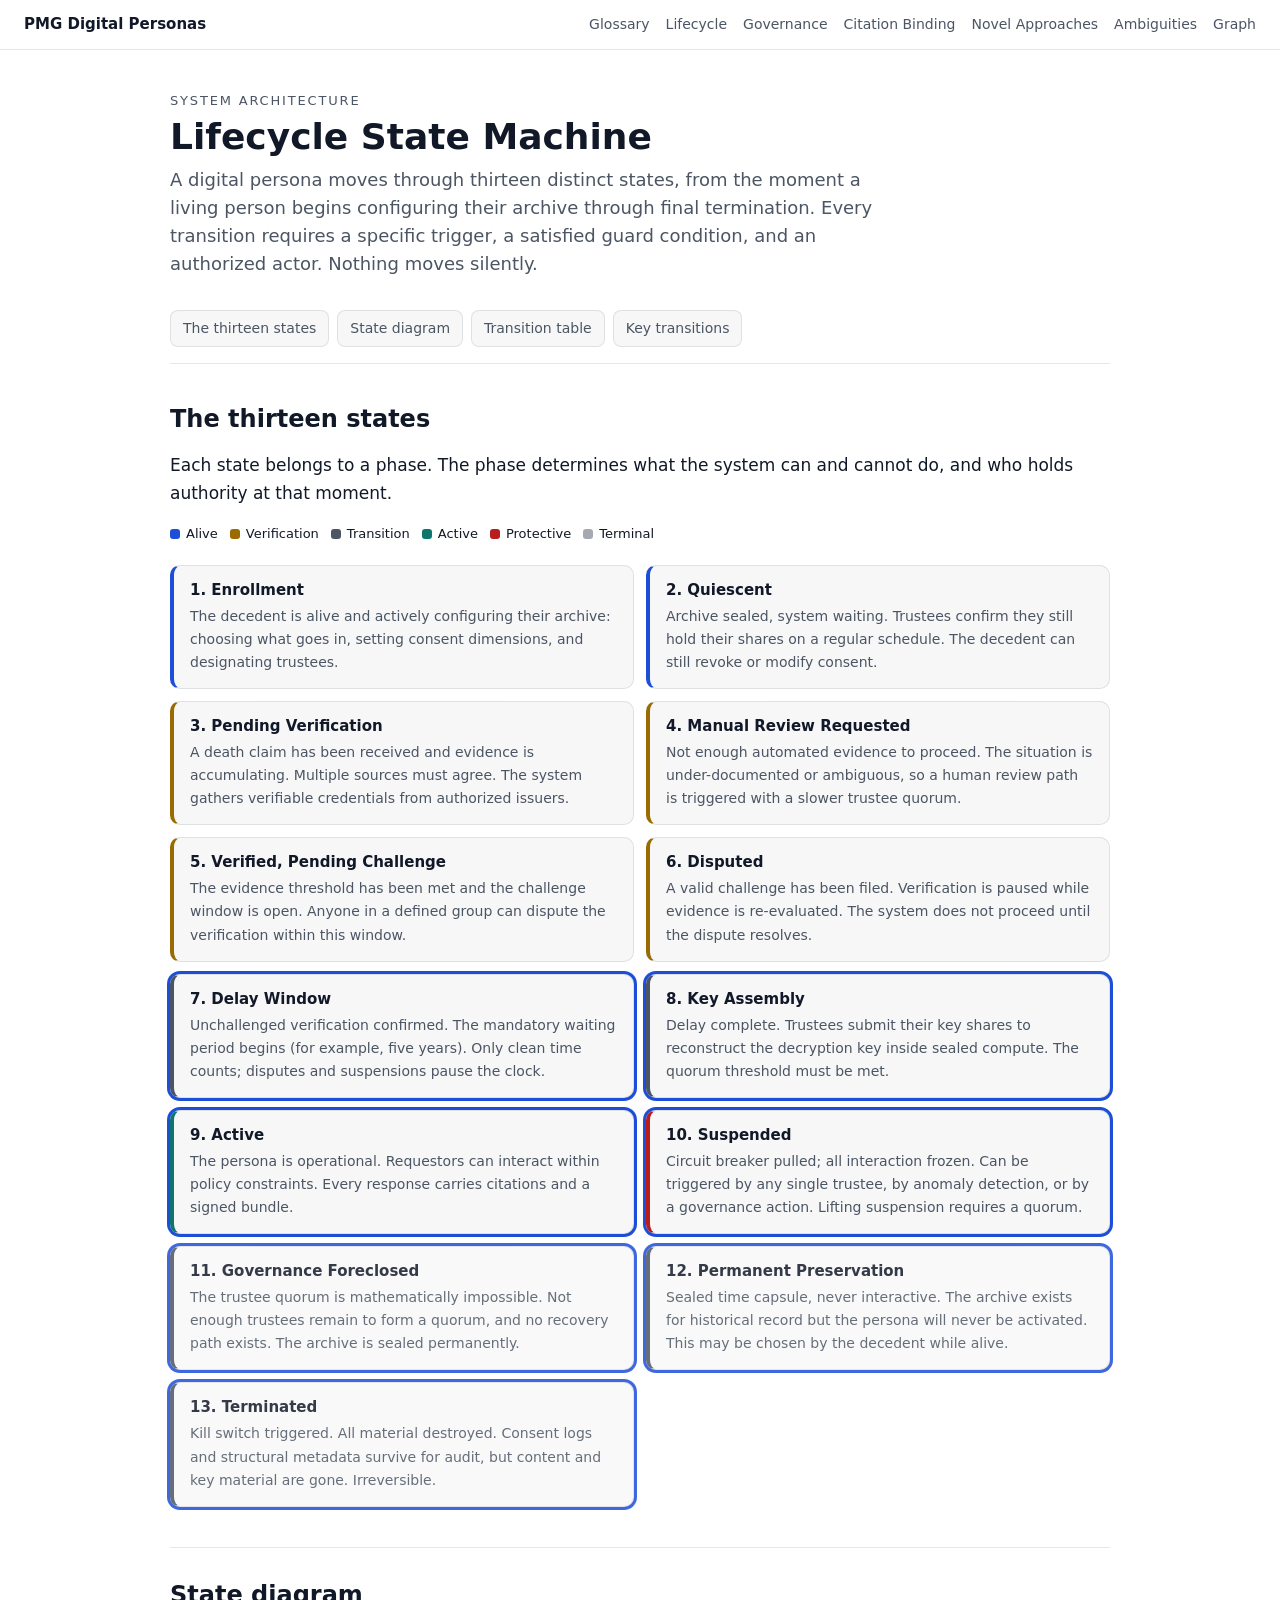
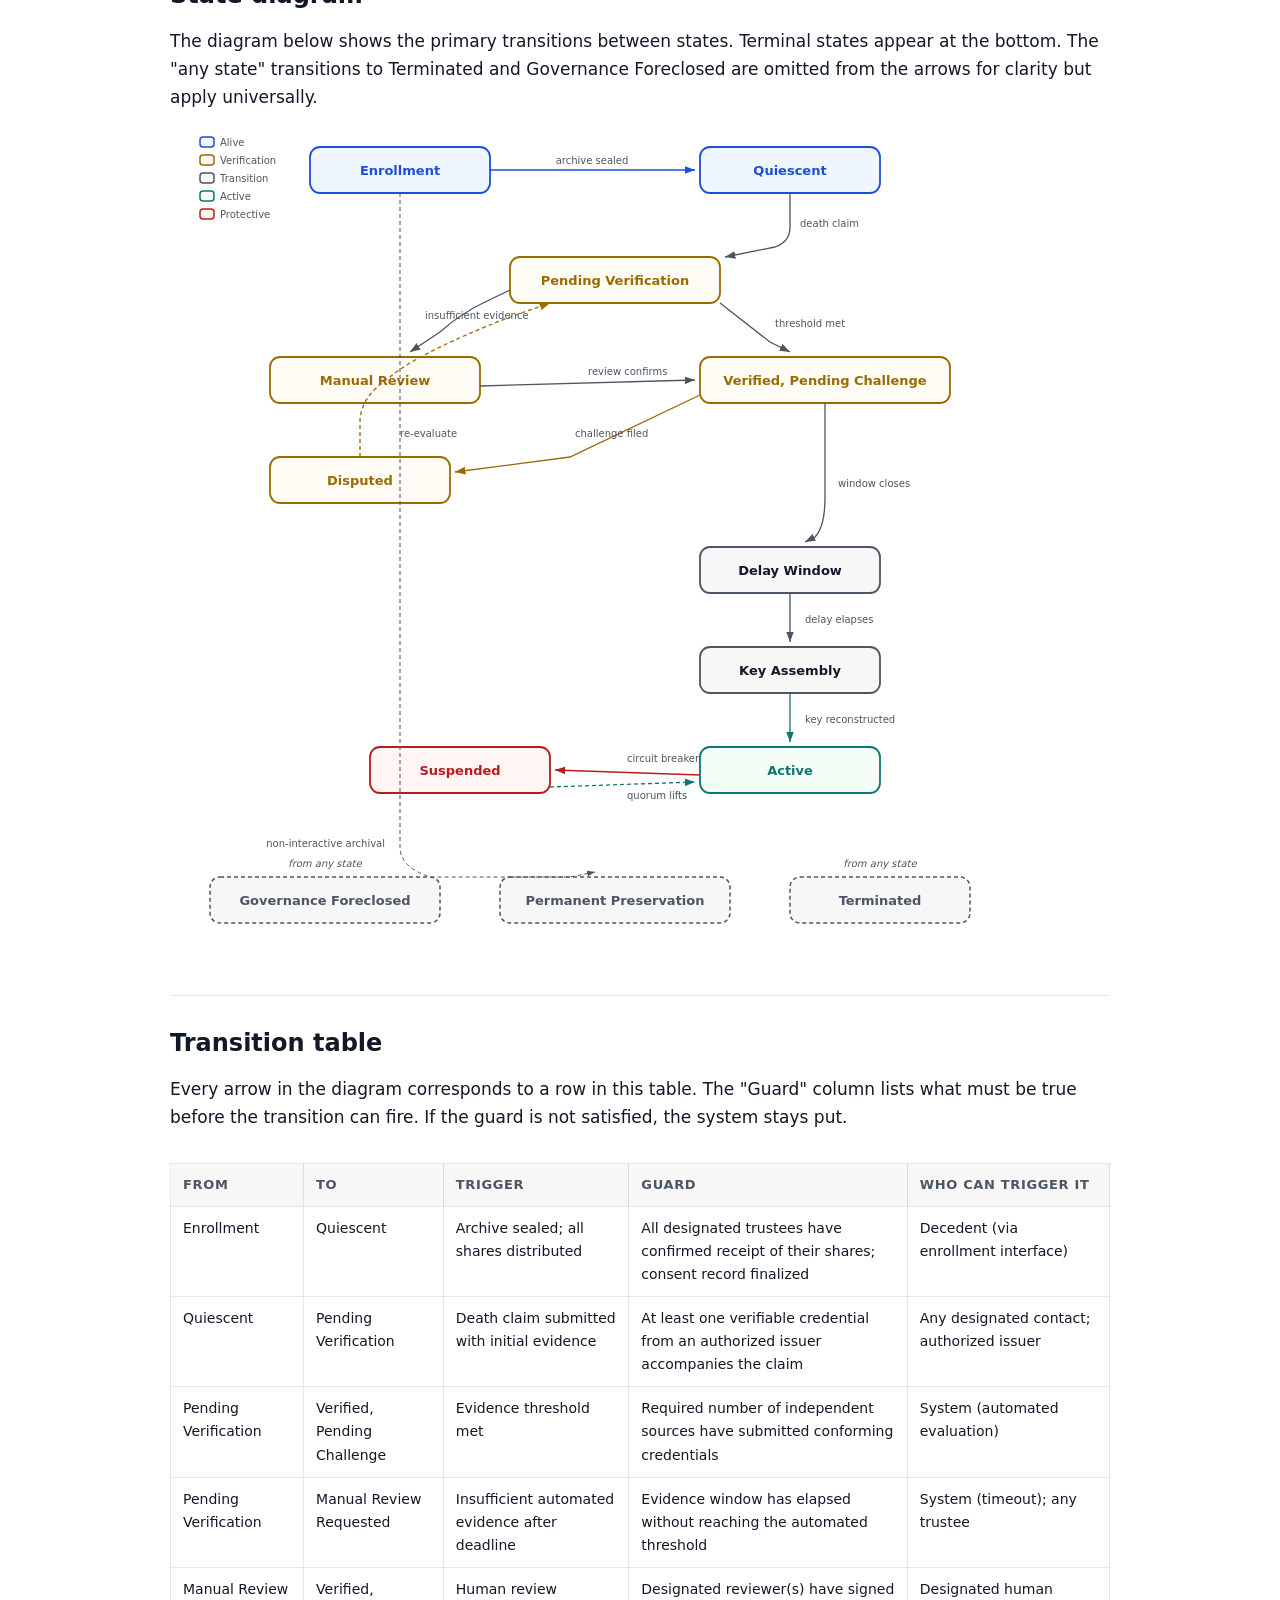
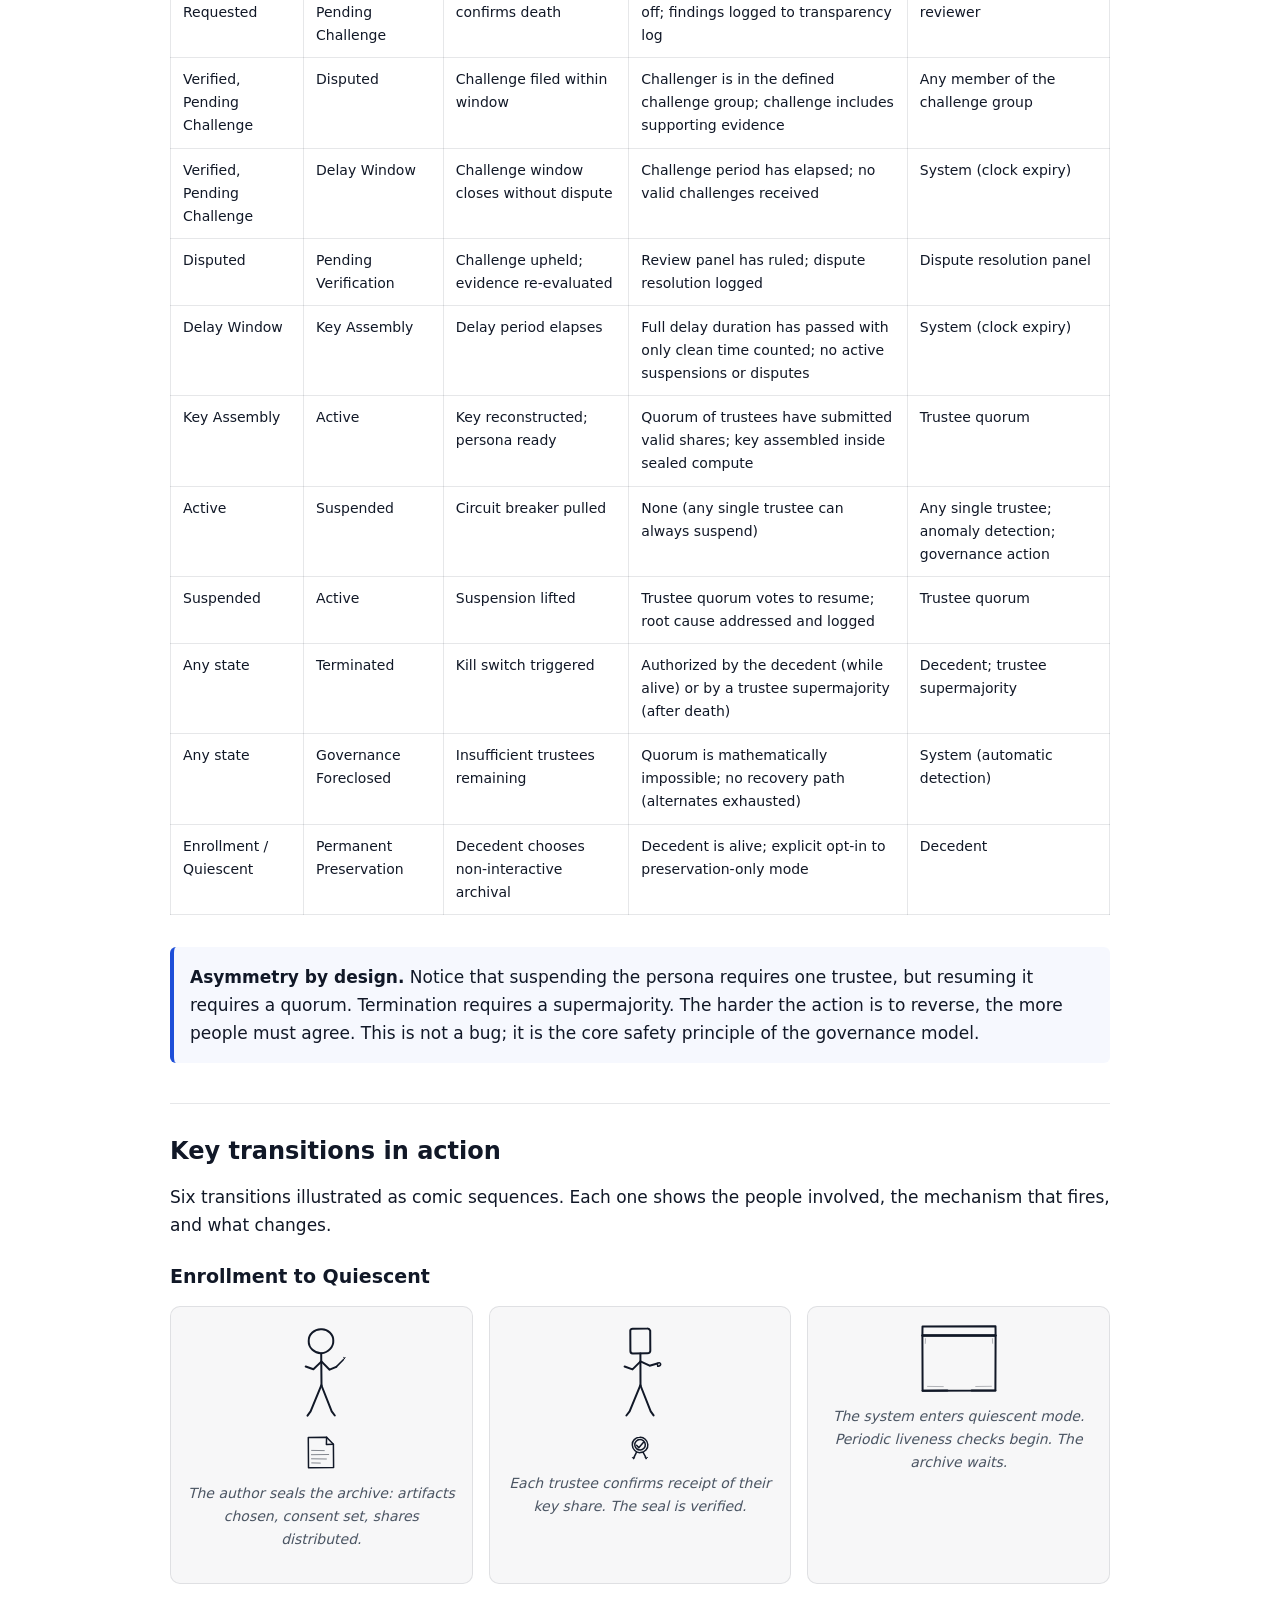
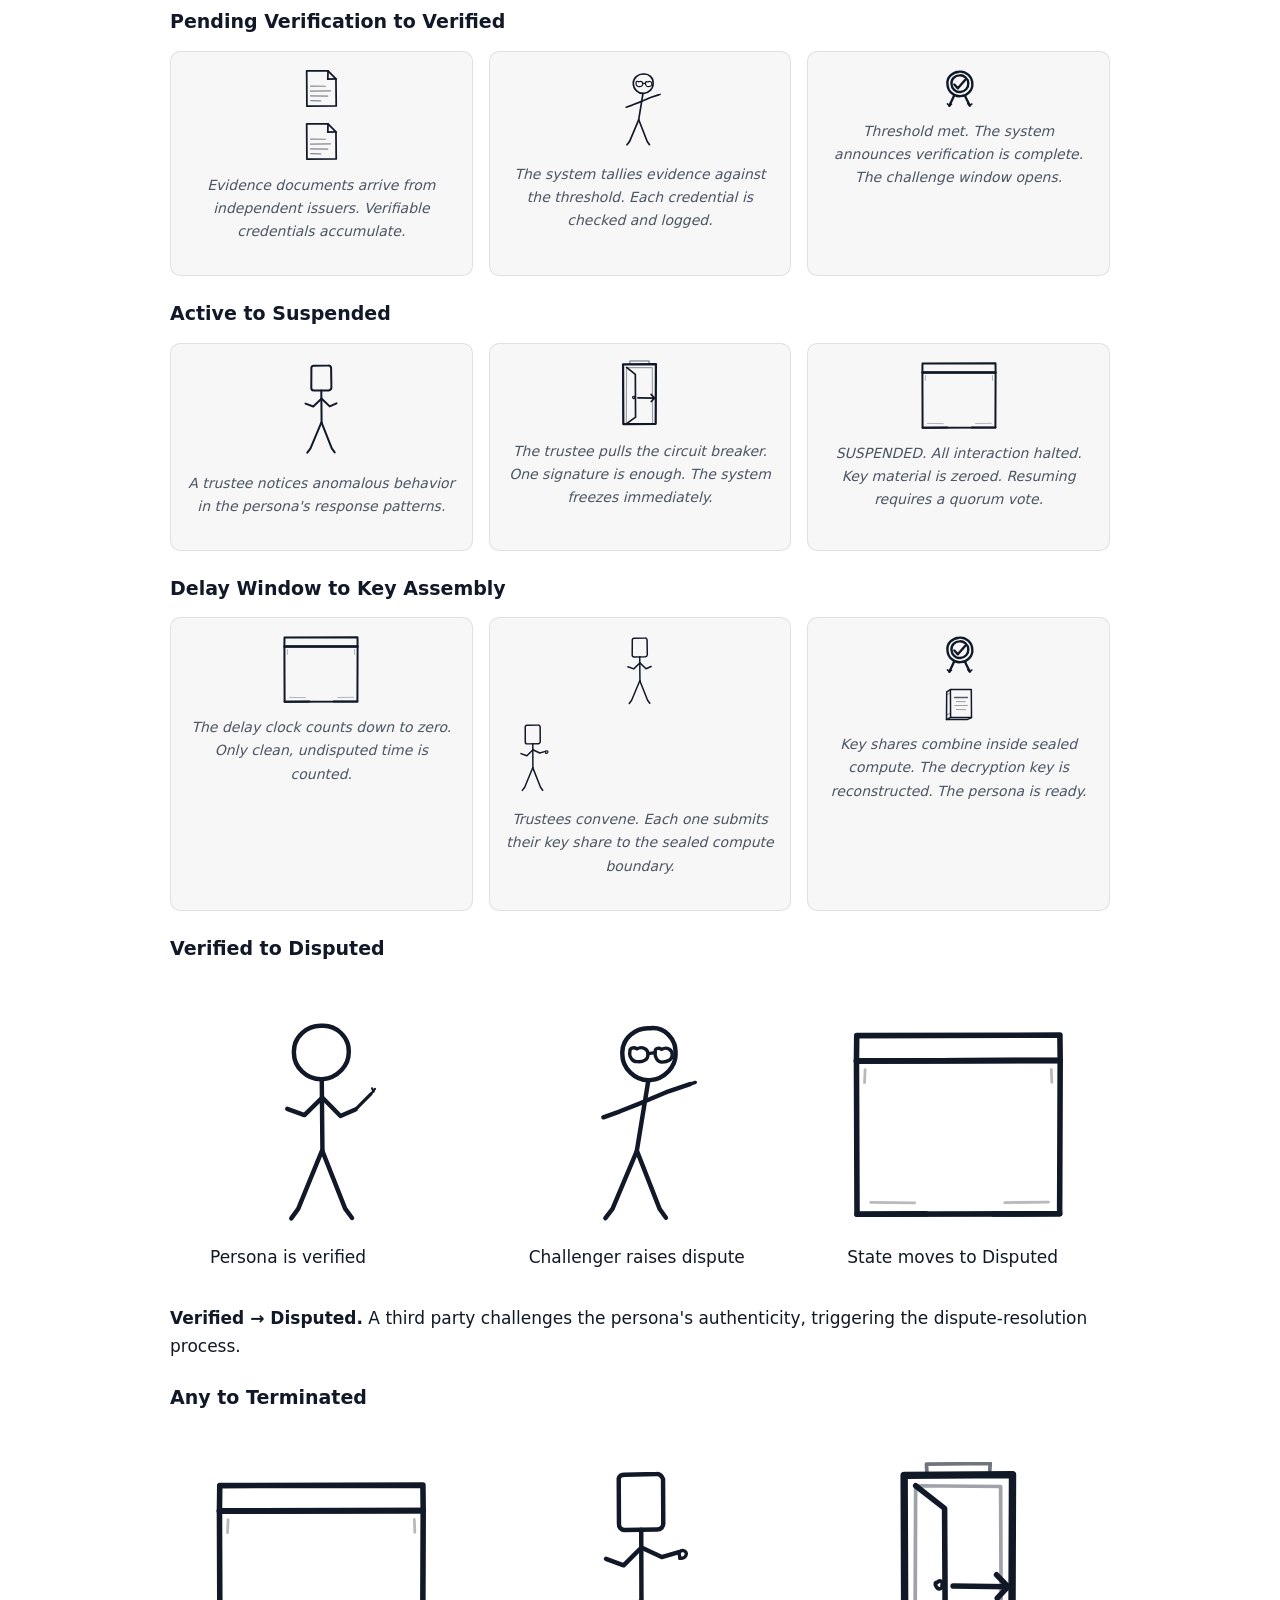
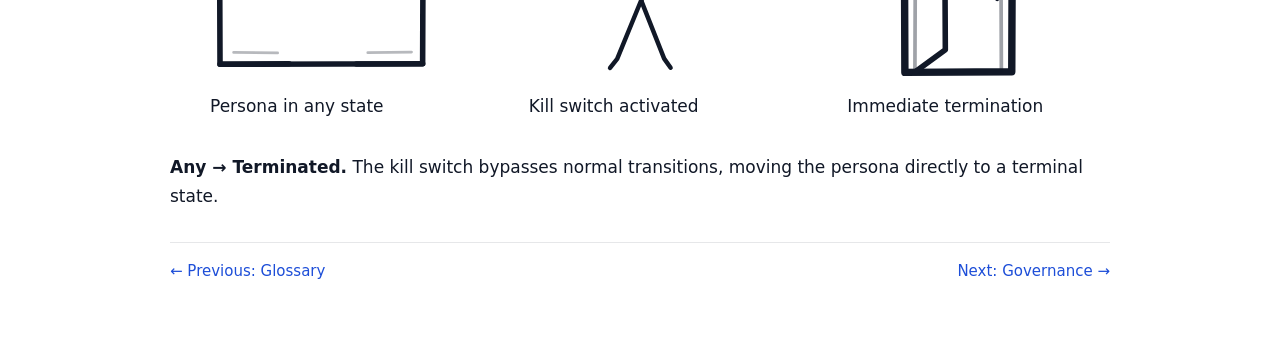
<file: spec/lifecycle.html>
<!doctype html>
<html lang="en">
<head>
  <meta charset="utf-8">
  <meta name="viewport" content="width=device-width, initial-scale=1">
  <title>Lifecycle State Machine | PMG Digital Personas</title>
  <meta name="description" content="The thirteen lifecycle states of a post-mortem-governed digital persona, from enrollment through termination. Includes a state machine diagram, transition table, and illustrated key transitions.">
  <meta name="theme-color" content="#0b0f14">
  <link rel="stylesheet" href="../style.css">
</head>
<body>

<!-- Hidden SVG symbol definitions -->
<svg xmlns="http://www.w3.org/2000/svg" style="display:none">

  <!-- ============================================================
       PMG Digital Persona — Stick Figure Component Library

       All strokes use currentColor so figures inherit page color.
       All coordinates use decimal offsets for a hand-drawn feel.
       Include this SVG block (hidden) at the top of the page body,
       then reference symbols with:
         <svg viewBox="0 0 60 100"><use href="#fig-author"/></svg>
       ============================================================ -->

  <!-- ===========================================================
       CHARACTER: AUTHOR
       Distinguishing feature: pencil near the hand
       =========================================================== -->
  <symbol id="fig-author" viewBox="0 0 60 100">
    <!-- Head — wobbly circle, center ~(30,18), radius ~12 -->
    <path d="M 30.3,6.2
             C 36.8,5.8 42.5,11.4 42.3,17.6
               42.6,24.1 37.1,29.7 30.4,30.2
               23.6,30.5 17.5,24.8 17.7,18.1
               17.4,11.3 23.5,5.9 30.3,6.2 Z"
          stroke="currentColor" fill="none" stroke-width="2"
          stroke-linecap="round" stroke-linejoin="round"/>
    <!-- Body -->
    <path d="M 30.2,30.4 L 30.5,62.3"
          stroke="currentColor" fill="none" stroke-width="2"
          stroke-linecap="round" stroke-linejoin="round"/>
    <!-- Left arm — slightly bent -->
    <path d="M 30.3,38.6 L 22.4,46.3 L 14.7,43.5"
          stroke="currentColor" fill="none" stroke-width="2"
          stroke-linecap="round" stroke-linejoin="round"/>
    <!-- Right arm — slightly bent -->
    <path d="M 30.4,38.4 L 38.6,46.7 L 45.3,43.8"
          stroke="currentColor" fill="none" stroke-width="2"
          stroke-linecap="round" stroke-linejoin="round"/>
    <!-- Left leg -->
    <path d="M 30.3,62.3 L 19.6,88.4 L 16.5,92.7"
          stroke="currentColor" fill="none" stroke-width="2"
          stroke-linecap="round" stroke-linejoin="round"/>
    <!-- Right leg -->
    <path d="M 30.5,62.5 L 40.7,88.3 L 43.8,92.5"
          stroke="currentColor" fill="none" stroke-width="2"
          stroke-linecap="round" stroke-linejoin="round"/>
    <!-- Pencil near right hand — short diagonal with nib -->
    <path d="M 45.5,43.6 L 52.3,36.8"
          stroke="currentColor" fill="none" stroke-width="1.5"
          stroke-linecap="round" stroke-linejoin="round"/>
    <!-- Pencil nib -->
    <path d="M 52.3,36.8 L 54.1,34.5"
          stroke="currentColor" fill="none" stroke-width="1"
          stroke-linecap="round" stroke-linejoin="round"/>
    <!-- Pencil nib detail -->
    <path d="M 53.5,35.8 L 52.8,34.3"
          stroke="currentColor" fill="none" stroke-width="1"
          stroke-linecap="round" stroke-linejoin="round"/>
  </symbol>

  <!-- ===========================================================
       CHARACTER: REVIEWER
       Distinguishing feature: round glasses on face
       =========================================================== -->
  <symbol id="fig-reviewer" viewBox="0 0 60 100">
    <!-- Head — wobbly circle -->
    <path d="M 30.5,6.4
             C 37.1,5.9 42.7,11.6 42.4,17.8
               42.8,24.3 37.3,29.5 30.6,30.3
               23.4,30.6 17.6,24.6 17.8,18.3
               17.3,11.5 23.7,6.1 30.5,6.4 Z"
          stroke="currentColor" fill="none" stroke-width="2"
          stroke-linecap="round" stroke-linejoin="round"/>
    <!-- Left glasses lens — small wobbly circle -->
    <path d="M 24.3,16.3
             C 26.4,15.1 28.7,16.5 28.5,18.4
               28.8,20.5 26.6,21.8 24.5,21.3
               22.3,21.6 21.2,19.1 21.5,17.4
               21.3,15.8 22.9,15.5 24.3,16.3 Z"
          stroke="currentColor" fill="none" stroke-width="1.5"
          stroke-linecap="round" stroke-linejoin="round"/>
    <!-- Right glasses lens — small wobbly circle -->
    <path d="M 36.4,16.5
             C 38.5,15.3 40.6,16.7 40.4,18.6
               40.7,20.7 38.5,21.6 36.3,21.5
               34.2,21.7 33.3,19.3 33.5,17.6
               33.2,15.9 34.8,15.7 36.4,16.5 Z"
          stroke="currentColor" fill="none" stroke-width="1.5"
          stroke-linecap="round" stroke-linejoin="round"/>
    <!-- Glasses bridge -->
    <path d="M 28.6,18.3 L 33.4,17.8"
          stroke="currentColor" fill="none" stroke-width="1.5"
          stroke-linecap="round" stroke-linejoin="round"/>
    <!-- Body -->
    <path d="M 30.4,30.5 L 30.3,62.4"
          stroke="currentColor" fill="none" stroke-width="2"
          stroke-linecap="round" stroke-linejoin="round"/>
    <!-- Left arm — neutral examining posture, slightly raised -->
    <path d="M 30.3,38.5 L 21.6,44.7 L 14.4,42.6"
          stroke="currentColor" fill="none" stroke-width="2"
          stroke-linecap="round" stroke-linejoin="round"/>
    <!-- Right arm — neutral, slightly forward -->
    <path d="M 30.5,38.3 L 39.4,44.5 L 45.7,42.3"
          stroke="currentColor" fill="none" stroke-width="2"
          stroke-linecap="round" stroke-linejoin="round"/>
    <!-- Left leg -->
    <path d="M 30.3,62.4 L 19.8,88.6 L 16.7,92.4"
          stroke="currentColor" fill="none" stroke-width="2"
          stroke-linecap="round" stroke-linejoin="round"/>
    <!-- Right leg -->
    <path d="M 30.4,62.6 L 40.5,88.5 L 43.6,92.3"
          stroke="currentColor" fill="none" stroke-width="2"
          stroke-linecap="round" stroke-linejoin="round"/>
  </symbol>

  <!-- ===========================================================
       CHARACTER: TRUSTEE
       Distinguishing feature: square/rectangular head
       =========================================================== -->
  <symbol id="fig-trustee" viewBox="0 0 60 100">
    <!-- Head — wobbly rectangle with rounded corners, center ~(30,18) -->
    <path d="M 20.4,7.6
             C 20.6,6.3 21.8,5.7 23.2,5.8
             L 37.3,5.5
             C 38.7,5.4 39.8,6.5 40.1,7.8
             L 40.4,27.6
             C 40.3,29.1 39.2,30.2 37.6,30.4
             L 22.8,30.6
             C 21.4,30.5 20.2,29.3 20.3,27.8
             Z"
          stroke="currentColor" fill="none" stroke-width="2"
          stroke-linecap="round" stroke-linejoin="round"/>
    <!-- Body -->
    <path d="M 30.3,30.5 L 30.6,62.4"
          stroke="currentColor" fill="none" stroke-width="2"
          stroke-linecap="round" stroke-linejoin="round"/>
    <!-- Left arm — slightly bent -->
    <path d="M 30.4,38.7 L 22.3,46.5 L 14.5,43.6"
          stroke="currentColor" fill="none" stroke-width="2"
          stroke-linecap="round" stroke-linejoin="round"/>
    <!-- Right arm — slightly bent -->
    <path d="M 30.5,38.5 L 38.7,46.4 L 45.5,43.4"
          stroke="currentColor" fill="none" stroke-width="2"
          stroke-linecap="round" stroke-linejoin="round"/>
    <!-- Left leg -->
    <path d="M 30.4,62.4 L 19.5,88.3 L 16.3,92.6"
          stroke="currentColor" fill="none" stroke-width="2"
          stroke-linecap="round" stroke-linejoin="round"/>
    <!-- Right leg -->
    <path d="M 30.6,62.6 L 40.8,88.4 L 43.7,92.4"
          stroke="currentColor" fill="none" stroke-width="2"
          stroke-linecap="round" stroke-linejoin="round"/>
  </symbol>

  <!-- ===========================================================
       CHARACTER: READER
       Distinguishing feature: scarf at the neck
       =========================================================== -->
  <symbol id="fig-reader" viewBox="0 0 60 100">
    <!-- Head — wobbly circle -->
    <path d="M 30.4,6.3
             C 36.9,6.1 42.6,11.5 42.5,17.7
               42.7,24.2 37.2,29.8 30.3,30.4
               23.5,30.7 17.4,24.7 17.6,18.2
               17.5,11.4 23.6,6.0 30.4,6.3 Z"
          stroke="currentColor" fill="none" stroke-width="2"
          stroke-linecap="round" stroke-linejoin="round"/>
    <!-- Scarf — wavy curves at neck -->
    <path d="M 23.6,30.8
             C 25.3,33.4 27.8,32.6 30.3,33.7
               32.7,32.5 35.2,33.6 36.8,31.3"
          stroke="currentColor" fill="none" stroke-width="2"
          stroke-linecap="round" stroke-linejoin="round"/>
    <!-- Scarf tail hanging left -->
    <path d="M 23.6,30.8
             C 22.4,33.5 21.7,36.4 22.3,39.6"
          stroke="currentColor" fill="none" stroke-width="1.5"
          stroke-linecap="round" stroke-linejoin="round"/>
    <!-- Scarf tail hanging right -->
    <path d="M 36.8,31.3
             C 37.6,34.2 38.3,37.1 37.5,39.8"
          stroke="currentColor" fill="none" stroke-width="1.5"
          stroke-linecap="round" stroke-linejoin="round"/>
    <!-- Body -->
    <path d="M 30.3,33.8 L 30.5,62.5"
          stroke="currentColor" fill="none" stroke-width="2"
          stroke-linecap="round" stroke-linejoin="round"/>
    <!-- Left arm — slightly bent -->
    <path d="M 30.4,40.6 L 22.5,48.3 L 14.6,45.5"
          stroke="currentColor" fill="none" stroke-width="2"
          stroke-linecap="round" stroke-linejoin="round"/>
    <!-- Right arm — slightly bent -->
    <path d="M 30.5,40.4 L 38.7,48.5 L 45.4,45.7"
          stroke="currentColor" fill="none" stroke-width="2"
          stroke-linecap="round" stroke-linejoin="round"/>
    <!-- Left leg -->
    <path d="M 30.3,62.5 L 19.7,88.5 L 16.4,92.6"
          stroke="currentColor" fill="none" stroke-width="2"
          stroke-linecap="round" stroke-linejoin="round"/>
    <!-- Right leg -->
    <path d="M 30.5,62.7 L 40.6,88.4 L 43.5,92.5"
          stroke="currentColor" fill="none" stroke-width="2"
          stroke-linecap="round" stroke-linejoin="round"/>
  </symbol>

  <!-- ===========================================================
       ACTION POSE: AUTHOR POINTING
       Author with right arm extended forward/pointing
       =========================================================== -->
  <symbol id="fig-author-pointing" viewBox="0 0 60 100">
    <!-- Head — wobbly circle -->
    <path d="M 26.3,6.5
             C 32.8,5.7 38.5,11.3 38.4,17.5
               38.7,24.0 33.1,29.6 26.5,30.3
               19.7,30.6 13.5,24.6 13.7,18.0
               13.4,11.2 19.6,5.9 26.3,6.5 Z"
          stroke="currentColor" fill="none" stroke-width="2"
          stroke-linecap="round" stroke-linejoin="round"/>
    <!-- Body — shifted left slightly to allow pointing room -->
    <path d="M 26.4,30.5 L 26.6,62.4"
          stroke="currentColor" fill="none" stroke-width="2"
          stroke-linecap="round" stroke-linejoin="round"/>
    <!-- Left arm — relaxed behind -->
    <path d="M 26.3,38.6 L 18.5,46.4 L 11.3,43.7"
          stroke="currentColor" fill="none" stroke-width="2"
          stroke-linecap="round" stroke-linejoin="round"/>
    <!-- Right arm — extended forward, pointing -->
    <path d="M 26.5,38.4 L 38.7,36.3 L 50.4,33.6"
          stroke="currentColor" fill="none" stroke-width="2"
          stroke-linecap="round" stroke-linejoin="round"/>
    <!-- Pointing finger detail -->
    <path d="M 50.4,33.6 L 54.6,32.3"
          stroke="currentColor" fill="none" stroke-width="1.5"
          stroke-linecap="round" stroke-linejoin="round"/>
    <!-- Left leg -->
    <path d="M 26.4,62.4 L 16.3,88.5 L 13.4,92.6"
          stroke="currentColor" fill="none" stroke-width="2"
          stroke-linecap="round" stroke-linejoin="round"/>
    <!-- Right leg -->
    <path d="M 26.6,62.6 L 36.8,88.3 L 39.7,92.5"
          stroke="currentColor" fill="none" stroke-width="2"
          stroke-linecap="round" stroke-linejoin="round"/>
    <!-- Pencil near left hand -->
    <path d="M 11.3,43.7 L 5.6,37.3"
          stroke="currentColor" fill="none" stroke-width="1.5"
          stroke-linecap="round" stroke-linejoin="round"/>
    <!-- Pencil nib -->
    <path d="M 5.6,37.3 L 4.2,35.1"
          stroke="currentColor" fill="none" stroke-width="1"
          stroke-linecap="round" stroke-linejoin="round"/>
    <path d="M 5.1,36.4 L 3.8,36.8"
          stroke="currentColor" fill="none" stroke-width="1"
          stroke-linecap="round" stroke-linejoin="round"/>
  </symbol>

  <!-- ===========================================================
       ACTION POSE: TRUSTEE HOLDING
       Trustee with one arm in a holding position
       =========================================================== -->
  <symbol id="fig-trustee-holding" viewBox="0 0 60 100">
    <!-- Head — wobbly square -->
    <path d="M 20.3,7.4
             C 20.5,6.2 21.7,5.6 23.1,5.7
             L 37.4,5.4
             C 38.8,5.3 39.7,6.4 40.2,7.7
             L 40.3,27.5
             C 40.4,29.0 39.3,30.3 37.5,30.3
             L 22.7,30.5
             C 21.3,30.4 20.3,29.2 20.4,27.7
             Z"
          stroke="currentColor" fill="none" stroke-width="2"
          stroke-linecap="round" stroke-linejoin="round"/>
    <!-- Body -->
    <path d="M 30.4,30.4 L 30.5,62.3"
          stroke="currentColor" fill="none" stroke-width="2"
          stroke-linecap="round" stroke-linejoin="round"/>
    <!-- Left arm — slightly bent, normal -->
    <path d="M 30.3,38.6 L 22.5,46.4 L 14.6,43.5"
          stroke="currentColor" fill="none" stroke-width="2"
          stroke-linecap="round" stroke-linejoin="round"/>
    <!-- Right arm — extended flat, holding position -->
    <path d="M 30.5,38.4 L 39.6,42.7 L 47.3,40.5"
          stroke="currentColor" fill="none" stroke-width="2"
          stroke-linecap="round" stroke-linejoin="round"/>
    <!-- Holding hand — slightly cupped shape -->
    <path d="M 47.3,40.5
             C 48.6,39.3 50.4,39.5 50.7,41.2
               50.5,42.6 49.3,43.4 47.8,43.3"
          stroke="currentColor" fill="none" stroke-width="1.5"
          stroke-linecap="round" stroke-linejoin="round"/>
    <!-- Hand bottom -->
    <path d="M 47.8,43.3 L 47.3,40.5"
          stroke="currentColor" fill="none" stroke-width="1.5"
          stroke-linecap="round" stroke-linejoin="round"/>
    <!-- Left leg -->
    <path d="M 30.3,62.3 L 19.6,88.4 L 16.4,92.5"
          stroke="currentColor" fill="none" stroke-width="2"
          stroke-linecap="round" stroke-linejoin="round"/>
    <!-- Right leg -->
    <path d="M 30.5,62.5 L 40.7,88.3 L 43.6,92.4"
          stroke="currentColor" fill="none" stroke-width="2"
          stroke-linecap="round" stroke-linejoin="round"/>
  </symbol>

  <!-- ===========================================================
       ACTION POSE: REVIEWER CHECKING
       Reviewer leaning forward, examining something
       =========================================================== -->
  <symbol id="fig-reviewer-checking" viewBox="0 0 60 100">
    <!-- Head — wobbly circle, shifted forward for lean -->
    <path d="M 34.4,7.3
             C 40.7,6.5 46.1,12.1 45.8,18.2
               46.3,24.5 40.8,30.1 34.3,30.6
               27.6,31.0 21.8,25.3 21.9,18.5
               21.7,12.0 27.8,6.8 34.4,7.3 Z"
          stroke="currentColor" fill="none" stroke-width="2"
          stroke-linecap="round" stroke-linejoin="round"/>
    <!-- Left glasses lens — slightly larger for emphasis -->
    <path d="M 28.5,16.6
             C 30.8,15.1 33.6,16.8 33.4,18.9
               33.7,21.3 31.2,22.6 28.7,22.3
               26.3,22.5 24.8,19.8 25.3,17.8
               25.1,16.1 27.0,15.6 28.5,16.6 Z"
          stroke="currentColor" fill="none" stroke-width="1.5"
          stroke-linecap="round" stroke-linejoin="round"/>
    <!-- Right glasses lens — slightly larger -->
    <path d="M 39.6,16.8
             C 41.8,15.4 44.4,17.0 44.3,19.1
               44.5,21.5 42.1,22.4 39.8,22.5
               37.6,22.6 36.3,20.1 36.7,18.0
               36.4,16.3 38.1,15.8 39.6,16.8 Z"
          stroke="currentColor" fill="none" stroke-width="1.5"
          stroke-linecap="round" stroke-linejoin="round"/>
    <!-- Glasses bridge -->
    <path d="M 33.5,18.7 L 36.6,18.2"
          stroke="currentColor" fill="none" stroke-width="1.5"
          stroke-linecap="round" stroke-linejoin="round"/>
    <!-- Body — leaning forward (angled) -->
    <path d="M 33.6,30.7 L 28.4,62.5"
          stroke="currentColor" fill="none" stroke-width="2"
          stroke-linecap="round" stroke-linejoin="round"/>
    <!-- Left arm — behind for balance -->
    <path d="M 31.3,40.5 L 20.6,44.7 L 13.4,47.3"
          stroke="currentColor" fill="none" stroke-width="2"
          stroke-linecap="round" stroke-linejoin="round"/>
    <!-- Right arm — extended forward, examining -->
    <path d="M 31.5,40.3 L 42.7,35.6 L 52.3,32.4"
          stroke="currentColor" fill="none" stroke-width="2"
          stroke-linecap="round" stroke-linejoin="round"/>
    <!-- Extended hand detail -->
    <path d="M 52.3,32.4 L 54.7,31.6"
          stroke="currentColor" fill="none" stroke-width="1.5"
          stroke-linecap="round" stroke-linejoin="round"/>
    <!-- Left leg -->
    <path d="M 28.4,62.5 L 17.5,88.4 L 14.3,92.6"
          stroke="currentColor" fill="none" stroke-width="2"
          stroke-linecap="round" stroke-linejoin="round"/>
    <!-- Right leg -->
    <path d="M 28.6,62.7 L 38.7,88.5 L 41.5,92.4"
          stroke="currentColor" fill="none" stroke-width="2"
          stroke-linecap="round" stroke-linejoin="round"/>
  </symbol>

  <!-- ===========================================================
       ACTION POSE: READER RECEIVING
       Reader with both arms extended forward, hands open
       =========================================================== -->
  <symbol id="fig-reader-receiving" viewBox="0 0 60 100">
    <!-- Head — wobbly circle -->
    <path d="M 30.5,6.4
             C 37.0,6.0 42.4,11.6 42.3,17.8
               42.6,24.3 37.0,29.7 30.4,30.3
               23.6,30.5 17.5,24.8 17.7,18.0
               17.6,11.3 23.8,6.1 30.5,6.4 Z"
          stroke="currentColor" fill="none" stroke-width="2"
          stroke-linecap="round" stroke-linejoin="round"/>
    <!-- Scarf — wavy curves at neck -->
    <path d="M 23.7,30.6
             C 25.4,33.3 28.0,32.5 30.4,33.5
               32.8,32.4 35.3,33.5 36.7,31.2"
          stroke="currentColor" fill="none" stroke-width="2"
          stroke-linecap="round" stroke-linejoin="round"/>
    <!-- Scarf tail left -->
    <path d="M 23.7,30.6
             C 22.5,33.4 21.8,36.3 22.4,39.4"
          stroke="currentColor" fill="none" stroke-width="1.5"
          stroke-linecap="round" stroke-linejoin="round"/>
    <!-- Scarf tail right -->
    <path d="M 36.7,31.2
             C 37.5,34.1 38.2,37.0 37.4,39.7"
          stroke="currentColor" fill="none" stroke-width="1.5"
          stroke-linecap="round" stroke-linejoin="round"/>
    <!-- Body -->
    <path d="M 30.4,33.6 L 30.5,62.4"
          stroke="currentColor" fill="none" stroke-width="2"
          stroke-linecap="round" stroke-linejoin="round"/>
    <!-- Left arm — extended forward, open hand -->
    <path d="M 30.3,40.5 L 22.4,36.3 L 14.6,33.7"
          stroke="currentColor" fill="none" stroke-width="2"
          stroke-linecap="round" stroke-linejoin="round"/>
    <!-- Left open hand -->
    <path d="M 14.6,33.7 L 12.3,31.5"
          stroke="currentColor" fill="none" stroke-width="1.5"
          stroke-linecap="round" stroke-linejoin="round"/>
    <path d="M 14.6,33.7 L 11.8,33.4"
          stroke="currentColor" fill="none" stroke-width="1.5"
          stroke-linecap="round" stroke-linejoin="round"/>
    <path d="M 14.6,33.7 L 12.5,35.6"
          stroke="currentColor" fill="none" stroke-width="1.5"
          stroke-linecap="round" stroke-linejoin="round"/>
    <!-- Right arm — extended forward, open hand -->
    <path d="M 30.5,40.3 L 38.7,36.5 L 46.4,33.8"
          stroke="currentColor" fill="none" stroke-width="2"
          stroke-linecap="round" stroke-linejoin="round"/>
    <!-- Right open hand -->
    <path d="M 46.4,33.8 L 48.7,31.6"
          stroke="currentColor" fill="none" stroke-width="1.5"
          stroke-linecap="round" stroke-linejoin="round"/>
    <path d="M 46.4,33.8 L 49.3,33.5"
          stroke="currentColor" fill="none" stroke-width="1.5"
          stroke-linecap="round" stroke-linejoin="round"/>
    <path d="M 46.4,33.8 L 48.5,35.7"
          stroke="currentColor" fill="none" stroke-width="1.5"
          stroke-linecap="round" stroke-linejoin="round"/>
    <!-- Left leg -->
    <path d="M 30.3,62.4 L 19.7,88.6 L 16.5,92.5"
          stroke="currentColor" fill="none" stroke-width="2"
          stroke-linecap="round" stroke-linejoin="round"/>
    <!-- Right leg -->
    <path d="M 30.5,62.6 L 40.6,88.4 L 43.7,92.4"
          stroke="currentColor" fill="none" stroke-width="2"
          stroke-linecap="round" stroke-linejoin="round"/>
  </symbol>

  <!-- ===========================================================
       PROP: CLAIM
       A small paper note with folded corner and text lines
       =========================================================== -->
  <symbol id="prop-claim" viewBox="0 0 30 35">
    <!-- Paper body with folded corner -->
    <path d="M 2.3,2.4
             L 20.6,2.3
             L 27.4,9.3
             L 27.6,32.5
             L 2.5,32.7
             Z"
          stroke="currentColor" fill="none" stroke-width="1.5"
          stroke-linecap="round" stroke-linejoin="round"/>
    <!-- Folded corner triangle -->
    <path d="M 20.6,2.3 L 20.4,9.5 L 27.4,9.3"
          stroke="currentColor" fill="none" stroke-width="1.5"
          stroke-linecap="round" stroke-linejoin="round"/>
    <!-- Text line 1 -->
    <path d="M 5.6,15.4 L 18.3,15.6"
          stroke="currentColor" fill="none" stroke-width="1"
          stroke-linecap="round" stroke-linejoin="round"
          opacity="0.5"/>
    <!-- Text line 2 -->
    <path d="M 5.4,19.7 L 22.7,19.5"
          stroke="currentColor" fill="none" stroke-width="1"
          stroke-linecap="round" stroke-linejoin="round"
          opacity="0.5"/>
    <!-- Text line 3 -->
    <path d="M 5.5,23.8 L 20.4,24.0"
          stroke="currentColor" fill="none" stroke-width="1"
          stroke-linecap="round" stroke-linejoin="round"
          opacity="0.5"/>
    <!-- Text line 4 (shorter) -->
    <path d="M 5.7,27.9 L 14.3,28.1"
          stroke="currentColor" fill="none" stroke-width="1"
          stroke-linecap="round" stroke-linejoin="round"
          opacity="0.5"/>
  </symbol>

  <!-- ===========================================================
       PROP: CITATION
       A tag/ribbon shape with "#" mark
       =========================================================== -->
  <symbol id="prop-citation" viewBox="0 0 25 30">
    <!-- Tag body — pentagon (rectangle with pointed left end) -->
    <path d="M 7.3,3.4
             L 22.5,3.6
             L 22.7,26.4
             L 7.5,26.6
             L 1.6,15.3
             Z"
          stroke="currentColor" fill="none" stroke-width="1.5"
          stroke-linecap="round" stroke-linejoin="round"/>
    <!-- Hole near the pointed end -->
    <path d="M 6.8,14.3
             C 7.6,13.2 9.1,13.5 9.0,14.8
               9.2,16.1 7.7,16.5 6.7,15.7
               6.0,15.0 6.2,14.2 6.8,14.3 Z"
          stroke="currentColor" fill="none" stroke-width="1"
          stroke-linecap="round" stroke-linejoin="round"/>
    <!-- Hash "#" symbol — vertical strokes -->
    <path d="M 13.4,9.5 L 13.6,21.3"
          stroke="currentColor" fill="none" stroke-width="1.5"
          stroke-linecap="round" stroke-linejoin="round"/>
    <path d="M 17.5,9.3 L 17.3,21.5"
          stroke="currentColor" fill="none" stroke-width="1.5"
          stroke-linecap="round" stroke-linejoin="round"/>
    <!-- Hash "#" symbol — horizontal strokes -->
    <path d="M 11.3,13.4 L 19.7,13.6"
          stroke="currentColor" fill="none" stroke-width="1.5"
          stroke-linecap="round" stroke-linejoin="round"/>
    <path d="M 11.5,17.5 L 19.5,17.3"
          stroke="currentColor" fill="none" stroke-width="1.5"
          stroke-linecap="round" stroke-linejoin="round"/>
  </symbol>

  <!-- ===========================================================
       PROP: BINDING
       A wax seal with checkmark, ribbons hanging below
       =========================================================== -->
  <symbol id="prop-binding" viewBox="0 0 25 25">
    <!-- Outer seal circle — wobbly -->
    <path d="M 12.6,2.3
             C 16.8,1.8 20.7,5.4 20.8,9.6
               21.3,13.7 17.8,17.4 13.4,17.6
               9.1,18.0 5.4,14.3 5.3,10.1
               4.8,5.7 8.5,2.5 12.6,2.3 Z"
          stroke="currentColor" fill="none" stroke-width="1.5"
          stroke-linecap="round" stroke-linejoin="round"/>
    <!-- Inner seal circle — wobbly -->
    <path d="M 12.7,4.6
             C 15.6,4.3 18.2,6.7 18.3,9.5
               18.6,12.4 16.1,14.8 13.3,15.0
               10.4,15.3 7.9,12.8 7.8,10.0
               7.5,7.0 10.0,4.7 12.7,4.6 Z"
          stroke="currentColor" fill="none" stroke-width="1.5"
          stroke-linecap="round" stroke-linejoin="round"/>
    <!-- Checkmark inside seal -->
    <path d="M 9.6,10.3 L 11.8,12.7 L 16.3,7.5"
          stroke="currentColor" fill="none" stroke-width="1.5"
          stroke-linecap="round" stroke-linejoin="round"/>
    <!-- Ribbon left -->
    <path d="M 9.4,17.3
             C 8.6,19.5 7.3,21.4 6.5,23.6"
          stroke="currentColor" fill="none" stroke-width="1.5"
          stroke-linecap="round" stroke-linejoin="round"/>
    <!-- Ribbon right -->
    <path d="M 16.3,17.4
             C 17.1,19.6 18.4,21.3 19.2,23.5"
          stroke="currentColor" fill="none" stroke-width="1.5"
          stroke-linecap="round" stroke-linejoin="round"/>
    <!-- Ribbon left forked end -->
    <path d="M 6.5,23.6 L 5.3,22.4"
          stroke="currentColor" fill="none" stroke-width="1"
          stroke-linecap="round" stroke-linejoin="round"/>
    <path d="M 6.5,23.6 L 7.8,22.6"
          stroke="currentColor" fill="none" stroke-width="1"
          stroke-linecap="round" stroke-linejoin="round"/>
    <!-- Ribbon right forked end -->
    <path d="M 19.2,23.5 L 18.0,22.3"
          stroke="currentColor" fill="none" stroke-width="1"
          stroke-linecap="round" stroke-linejoin="round"/>
    <path d="M 19.2,23.5 L 20.5,22.5"
          stroke="currentColor" fill="none" stroke-width="1"
          stroke-linecap="round" stroke-linejoin="round"/>
  </symbol>

  <!-- ===========================================================
       PROP: POLICY
       A small rulebook with spine and text lines
       =========================================================== -->
  <symbol id="prop-policy" viewBox="0 0 30 35">
    <!-- Book front cover -->
    <path d="M 6.4,3.6
             L 27.3,3.4
             L 27.5,31.6
             L 6.6,31.4
             Z"
          stroke="currentColor" fill="none" stroke-width="1.5"
          stroke-linecap="round" stroke-linejoin="round"/>
    <!-- Book spine — 3D perspective -->
    <path d="M 6.4,3.6 L 2.7,5.8 L 2.5,33.6 L 6.6,31.4"
          stroke="currentColor" fill="none" stroke-width="1.5"
          stroke-linecap="round" stroke-linejoin="round"/>
    <!-- Book bottom edge — 3D -->
    <path d="M 2.5,33.6 L 23.6,33.4 L 27.5,31.6"
          stroke="currentColor" fill="none" stroke-width="1.5"
          stroke-linecap="round" stroke-linejoin="round"/>
    <!-- Spine detail lines -->
    <path d="M 3.7,8.4 L 5.4,7.3"
          stroke="currentColor" fill="none" stroke-width="1"
          stroke-linecap="round" stroke-linejoin="round"
          opacity="0.5"/>
    <path d="M 3.5,28.6 L 5.6,27.5"
          stroke="currentColor" fill="none" stroke-width="1"
          stroke-linecap="round" stroke-linejoin="round"
          opacity="0.5"/>
    <!-- Cover text line 1 — "POLICY" suggestion -->
    <path d="M 10.6,11.4 L 23.4,11.6"
          stroke="currentColor" fill="none" stroke-width="1.5"
          stroke-linecap="round" stroke-linejoin="round"
          opacity="0.7"/>
    <!-- Cover text line 2 -->
    <path d="M 12.5,15.5 L 21.3,15.7"
          stroke="currentColor" fill="none" stroke-width="1"
          stroke-linecap="round" stroke-linejoin="round"
          opacity="0.4"/>
    <!-- Cover text line 3 -->
    <path d="M 10.7,19.6 L 23.5,19.4"
          stroke="currentColor" fill="none" stroke-width="1"
          stroke-linecap="round" stroke-linejoin="round"
          opacity="0.4"/>
    <!-- Cover text line 4 -->
    <path d="M 12.4,23.5 L 21.6,23.7"
          stroke="currentColor" fill="none" stroke-width="1"
          stroke-linecap="round" stroke-linejoin="round"
          opacity="0.4"/>
  </symbol>

  <!-- ===========================================================
       PROP: STATE
       A labeled room/box frame with opening, like a stage set
       =========================================================== -->
  <symbol id="prop-state" viewBox="0 0 80 70">
    <!-- Outer room frame -->
    <path d="M 3.4,12.6
             L 76.6,12.4
             L 76.4,67.5
             L 3.6,67.7
             Z"
          stroke="currentColor" fill="none" stroke-width="2"
          stroke-linecap="round" stroke-linejoin="round"/>
    <!-- Label area at top — recessed header bar -->
    <path d="M 3.4,12.6 L 76.6,12.4"
          stroke="currentColor" fill="none" stroke-width="2"
          stroke-linecap="round" stroke-linejoin="round"/>
    <path d="M 3.5,3.5 L 76.5,3.3 L 76.6,12.4 L 3.4,12.6 Z"
          stroke="currentColor" fill="none" stroke-width="2"
          stroke-linecap="round" stroke-linejoin="round"/>
    <!-- Opening at bottom — gap in the bottom wall -->
    <path d="M 3.6,67.7 L 28.4,67.5"
          stroke="currentColor" fill="none" stroke-width="2"
          stroke-linecap="round" stroke-linejoin="round"/>
    <path d="M 52.6,67.6 L 76.4,67.5"
          stroke="currentColor" fill="none" stroke-width="2"
          stroke-linecap="round" stroke-linejoin="round"/>
    <!-- Floor line suggestions inside room -->
    <path d="M 8.5,63.4 L 24.3,63.6"
          stroke="currentColor" fill="none" stroke-width="1"
          stroke-linecap="round" stroke-linejoin="round"
          opacity="0.3"/>
    <path d="M 56.7,63.5 L 72.4,63.3"
          stroke="currentColor" fill="none" stroke-width="1"
          stroke-linecap="round" stroke-linejoin="round"
          opacity="0.3"/>
    <!-- Corner accents to give depth -->
    <path d="M 6.5,15.7 L 6.3,20.4"
          stroke="currentColor" fill="none" stroke-width="1"
          stroke-linecap="round" stroke-linejoin="round"
          opacity="0.3"/>
    <path d="M 73.4,15.6 L 73.6,20.3"
          stroke="currentColor" fill="none" stroke-width="1"
          stroke-linecap="round" stroke-linejoin="round"
          opacity="0.3"/>
  </symbol>

  <!-- ===========================================================
       PROP: TRANSITION
       A doorway with an open door and arrow pointing through
       =========================================================== -->
  <symbol id="prop-transition" viewBox="0 0 40 60">
    <!-- Door frame -->
    <path d="M 5.4,3.6
             L 34.6,3.4
             L 34.4,56.5
             L 5.6,56.7
             Z"
          stroke="currentColor" fill="none" stroke-width="2"
          stroke-linecap="round" stroke-linejoin="round"/>
    <!-- Door frame inner edge (threshold) -->
    <path d="M 8.5,6.4 L 31.4,6.6 L 31.6,56.4 L 8.3,56.6 Z"
          stroke="currentColor" fill="none" stroke-width="1"
          stroke-linecap="round" stroke-linejoin="round"
          opacity="0.4"/>
    <!-- Open door — angled perspective -->
    <path d="M 8.5,6.4
             L 16.3,12.5
             L 16.5,50.6
             L 8.3,56.6"
          stroke="currentColor" fill="none" stroke-width="1.5"
          stroke-linecap="round" stroke-linejoin="round"/>
    <!-- Door handle -->
    <path d="M 14.3,32.5
             C 15.1,31.6 16.0,32.3 15.6,33.4
               15.8,34.2 14.5,34.6 14.0,33.5
               13.6,32.8 13.8,32.3 14.3,32.5 Z"
          stroke="currentColor" fill="none" stroke-width="1"
          stroke-linecap="round" stroke-linejoin="round"/>
    <!-- Arrow pointing through the doorway -->
    <path d="M 18.6,33.4 L 33.4,33.6"
          stroke="currentColor" fill="none" stroke-width="1.5"
          stroke-linecap="round" stroke-linejoin="round"/>
    <!-- Arrow head -->
    <path d="M 30.3,30.4 L 33.4,33.6 L 30.5,36.7"
          stroke="currentColor" fill="none" stroke-width="1.5"
          stroke-linecap="round" stroke-linejoin="round"/>
    <!-- Sign area above door -->
    <path d="M 11.4,0.6 L 28.6,0.4 L 28.4,3.5 L 11.6,3.7 Z"
          stroke="currentColor" fill="none" stroke-width="1"
          stroke-linecap="round" stroke-linejoin="round"
          opacity="0.6"/>
  </symbol>

</svg>

<header class="global-nav">
  <a href="../index.html" class="site-name">PMG Digital Personas</a>
  <nav aria-label="Spec pages">
    <a href="glossary.html">Glossary</a>
    <a href="lifecycle.html">Lifecycle</a>
    <a href="governance.html">Governance</a>
    <a href="citation-binding.html">Citation Binding</a>
    <a href="novel-approaches.html">Novel Approaches</a>
    <a href="ambiguities.html">Ambiguities</a>
    <a href="../graph.html">Graph</a>
  </nav>
</header>

<main class="wrap">
  <header class="page-header">
    <div class="kicker">System architecture</div>
    <h1>Lifecycle State Machine</h1>
    <p class="page-intro">A digital persona moves through thirteen distinct states, from the moment a living person begins configuring their archive through final termination. Every transition requires a specific trigger, a satisfied guard condition, and an authorized actor. Nothing moves silently.</p>
  </header>

  <nav class="section-nav" aria-label="On this page">
    <a href="#overview">The thirteen states</a>
    <a href="#diagram">State diagram</a>
    <a href="#transitions">Transition table</a>
    <a href="#stories">Key transitions</a>
  </nav>

  <!-- ============================================================
       SECTION: The thirteen states
       ============================================================ -->
  <section class="section" id="overview">
    <h2>The thirteen states</h2>
    <p>Each state belongs to a phase. The phase determines what the system can and cannot do, and who holds authority at that moment.</p>

    <div class="phase-legend" data-reveal>
      <span><span class="phase-dot alive"></span> Alive</span>
      <span><span class="phase-dot verify"></span> Verification</span>
      <span><span class="phase-dot trans"></span> Transition</span>
      <span><span class="phase-dot active"></span> Active</span>
      <span><span class="phase-dot protect"></span> Protective</span>
      <span><span class="phase-dot terminal"></span> Terminal</span>
    </div>

    <div class="state-list" data-reveal>
      <div class="state-card phase-alive" data-highlight-on-scroll>
        <h4>1. Enrollment</h4>
        <p>The decedent is alive and actively configuring their archive: choosing what goes in, setting consent dimensions, and designating trustees.</p>
      </div>
      <div class="state-card phase-alive" data-highlight-on-scroll>
        <h4>2. Quiescent</h4>
        <p>Archive sealed, system waiting. Trustees confirm they still hold their shares on a regular schedule. The decedent can still revoke or modify consent.</p>
      </div>
      <div class="state-card phase-verify" data-highlight-on-scroll>
        <h4>3. Pending Verification</h4>
        <p>A death claim has been received and evidence is accumulating. Multiple sources must agree. The system gathers verifiable credentials from authorized issuers.</p>
      </div>
      <div class="state-card phase-verify" data-highlight-on-scroll>
        <h4>4. Manual Review Requested</h4>
        <p>Not enough automated evidence to proceed. The situation is under-documented or ambiguous, so a human review path is triggered with a slower trustee quorum.</p>
      </div>
      <div class="state-card phase-verify" data-highlight-on-scroll>
        <h4>5. Verified, Pending Challenge</h4>
        <p>The evidence threshold has been met and the challenge window is open. Anyone in a defined group can dispute the verification within this window.</p>
      </div>
      <div class="state-card phase-verify" data-highlight-on-scroll>
        <h4>6. Disputed</h4>
        <p>A valid challenge has been filed. Verification is paused while evidence is re-evaluated. The system does not proceed until the dispute resolves.</p>
      </div>
      <div class="state-card phase-transition" data-highlight-on-scroll>
        <h4>7. Delay Window</h4>
        <p>Unchallenged verification confirmed. The mandatory waiting period begins (for example, five years). Only clean time counts; disputes and suspensions pause the clock.</p>
      </div>
      <div class="state-card phase-transition" data-highlight-on-scroll>
        <h4>8. Key Assembly</h4>
        <p>Delay complete. Trustees submit their key shares to reconstruct the decryption key inside sealed compute. The quorum threshold must be met.</p>
      </div>
      <div class="state-card phase-active" data-highlight-on-scroll>
        <h4>9. Active</h4>
        <p>The persona is operational. Requestors can interact within policy constraints. Every response carries citations and a signed bundle.</p>
      </div>
      <div class="state-card phase-protect" data-highlight-on-scroll>
        <h4>10. Suspended</h4>
        <p>Circuit breaker pulled; all interaction frozen. Can be triggered by any single trustee, by anomaly detection, or by a governance action. Lifting suspension requires a quorum.</p>
      </div>
      <div class="state-card phase-terminal" data-highlight-on-scroll>
        <h4>11. Governance Foreclosed</h4>
        <p>The trustee quorum is mathematically impossible. Not enough trustees remain to form a quorum, and no recovery path exists. The archive is sealed permanently.</p>
      </div>
      <div class="state-card phase-terminal" data-highlight-on-scroll>
        <h4>12. Permanent Preservation</h4>
        <p>Sealed time capsule, never interactive. The archive exists for historical record but the persona will never be activated. This may be chosen by the decedent while alive.</p>
      </div>
      <div class="state-card phase-terminal" data-highlight-on-scroll>
        <h4>13. Terminated</h4>
        <p>Kill switch triggered. All material destroyed. Consent logs and structural metadata survive for audit, but content and key material are gone. Irreversible.</p>
      </div>
    </div>
  </section>

  <!-- ============================================================
       SECTION: State diagram
       ============================================================ -->
  <section class="section" id="diagram">
    <h2>State diagram</h2>
    <p>The diagram below shows the primary transitions between states. Terminal states appear at the bottom. The "any state" transitions to Terminated and Governance Foreclosed are omitted from the arrows for clarity but apply universally.</p>

    <div class="state-diagram-wrap" data-reveal>
      <svg viewBox="0 0 900 820" xmlns="http://www.w3.org/2000/svg" role="img" aria-label="State machine diagram showing thirteen lifecycle states and their transitions" style="width:100%;min-width:700px;max-width:900px;height:auto">
        <defs>
          <marker id="sm-arrow" markerWidth="8" markerHeight="6" refX="8" refY="3" orient="auto">
            <path d="M0,0 L8,3 L0,6" fill="var(--muted)"/>
          </marker>
          <marker id="sm-arrow-warn" markerWidth="8" markerHeight="6" refX="8" refY="3" orient="auto">
            <path d="M0,0 L8,3 L0,6" fill="var(--warn)"/>
          </marker>
          <marker id="sm-arrow-accent" markerWidth="8" markerHeight="6" refX="8" refY="3" orient="auto">
            <path d="M0,0 L8,3 L0,6" fill="var(--accent)"/>
          </marker>
          <marker id="sm-arrow-accent2" markerWidth="8" markerHeight="6" refX="8" refY="3" orient="auto">
            <path d="M0,0 L8,3 L0,6" fill="var(--accent2)"/>
          </marker>
          <marker id="sm-arrow-danger" markerWidth="8" markerHeight="6" refX="8" refY="3" orient="auto">
            <path d="M0,0 L8,3 L0,6" fill="var(--danger)"/>
          </marker>
        </defs>

        <!-- ==================== ALIVE PHASE ==================== -->
        <!-- Enrollment -->
        <rect x="140" y="20" width="180" height="46" rx="10" fill="rgba(106,166,255,.10)" stroke="var(--accent)" stroke-width="1.8" vector-effect="non-scaling-stroke"/>
        <text x="230" y="48" text-anchor="middle" fill="var(--accent)" font-size="13" font-weight="600">Enrollment</text>

        <!-- Quiescent -->
        <rect x="530" y="20" width="180" height="46" rx="10" fill="rgba(106,166,255,.10)" stroke="var(--accent)" stroke-width="1.8" vector-effect="non-scaling-stroke"/>
        <text x="620" y="48" text-anchor="middle" fill="var(--accent)" font-size="13" font-weight="600">Quiescent</text>

        <!-- Enrollment -> Quiescent -->
        <line x1="320" y1="43" x2="525" y2="43" stroke="var(--accent)" stroke-width="1.3" marker-end="url(#sm-arrow-accent)" vector-effect="non-scaling-stroke"/>
        <text x="422" y="37" text-anchor="middle" fill="var(--muted)" font-size="10">archive sealed</text>

        <!-- ==================== VERIFICATION PHASE ==================== -->
        <!-- Pending Verification -->
        <rect x="340" y="130" width="210" height="46" rx="10" fill="rgba(255,210,122,.08)" stroke="var(--warn)" stroke-width="1.8" vector-effect="non-scaling-stroke"/>
        <text x="445" y="158" text-anchor="middle" fill="var(--warn)" font-size="13" font-weight="600">Pending Verification</text>

        <!-- Manual Review -->
        <rect x="100" y="230" width="210" height="46" rx="10" fill="rgba(255,210,122,.08)" stroke="var(--warn)" stroke-width="1.8" vector-effect="non-scaling-stroke"/>
        <text x="205" y="258" text-anchor="middle" fill="var(--warn)" font-size="13" font-weight="600">Manual Review</text>

        <!-- Verified Pending Challenge -->
        <rect x="530" y="230" width="250" height="46" rx="10" fill="rgba(255,210,122,.08)" stroke="var(--warn)" stroke-width="1.8" vector-effect="non-scaling-stroke"/>
        <text x="655" y="258" text-anchor="middle" fill="var(--warn)" font-size="13" font-weight="600">Verified, Pending Challenge</text>

        <!-- Disputed -->
        <rect x="100" y="330" width="180" height="46" rx="10" fill="rgba(255,210,122,.08)" stroke="var(--warn)" stroke-width="1.8" vector-effect="non-scaling-stroke"/>
        <text x="190" y="358" text-anchor="middle" fill="var(--warn)" font-size="13" font-weight="600">Disputed</text>

        <!-- Quiescent -> Pending Verification -->
        <path d="M 620,66 L 620,100 Q 620,115 605,120 L 555,130" stroke="var(--muted)" stroke-width="1.3" fill="none" marker-end="url(#sm-arrow)" vector-effect="non-scaling-stroke"/>
        <text x="630" y="100" fill="var(--muted)" font-size="10">death claim</text>

        <!-- Pending Verification -> Manual Review -->
        <path d="M 340,163 L 315,175 Q 290,187 270,205 L 240,225" stroke="var(--muted)" stroke-width="1.3" fill="none" marker-end="url(#sm-arrow)" vector-effect="non-scaling-stroke"/>
        <text x="255" y="192" fill="var(--muted)" font-size="10">insufficient evidence</text>

        <!-- Pending Verification -> Verified Pending Challenge -->
        <path d="M 550,176 L 600,215 L 620,225" stroke="var(--muted)" stroke-width="1.3" fill="none" marker-end="url(#sm-arrow)" vector-effect="non-scaling-stroke"/>
        <text x="605" y="200" fill="var(--muted)" font-size="10">threshold met</text>

        <!-- Manual Review -> Verified Pending Challenge -->
        <path d="M 310,259 L 525,253" stroke="var(--muted)" stroke-width="1.3" fill="none" marker-end="url(#sm-arrow)" vector-effect="non-scaling-stroke"/>
        <text x="418" y="248" fill="var(--muted)" font-size="10">review confirms</text>

        <!-- Verified Pending Challenge -> Disputed -->
        <path d="M 530,268 L 400,330 L 285,345" stroke="var(--warn)" stroke-width="1.3" fill="none" marker-end="url(#sm-arrow-warn)" vector-effect="non-scaling-stroke"/>
        <text x="405" y="310" fill="var(--muted)" font-size="10">challenge filed</text>

        <!-- Disputed -> Pending Verification -->
        <path d="M 190,330 L 190,295 Q 190,270 220,250 Q 250,225 340,190 L 380,176" stroke="var(--warn)" stroke-width="1.3" fill="none" stroke-dasharray="4 3" marker-end="url(#sm-arrow-warn)" vector-effect="non-scaling-stroke"/>
        <text x="230" y="310" fill="var(--muted)" font-size="10">re-evaluate</text>

        <!-- ==================== TRANSITION PHASE ==================== -->
        <!-- Delay Window -->
        <rect x="530" y="420" width="180" height="46" rx="10" fill="var(--card-bg)" stroke="var(--muted)" stroke-width="1.8" vector-effect="non-scaling-stroke"/>
        <text x="620" y="448" text-anchor="middle" fill="var(--text)" font-size="13" font-weight="600">Delay Window</text>

        <!-- Key Assembly -->
        <rect x="530" y="520" width="180" height="46" rx="10" fill="var(--card-bg)" stroke="var(--muted)" stroke-width="1.8" vector-effect="non-scaling-stroke"/>
        <text x="620" y="548" text-anchor="middle" fill="var(--text)" font-size="13" font-weight="600">Key Assembly</text>

        <!-- Verified Pending Challenge -> Delay Window -->
        <path d="M 655,276 L 655,370 Q 655,400 645,410 L 635,415" stroke="var(--muted)" stroke-width="1.3" fill="none" marker-end="url(#sm-arrow)" vector-effect="non-scaling-stroke"/>
        <text x="668" y="360" fill="var(--muted)" font-size="10">window closes</text>

        <!-- Delay Window -> Key Assembly -->
        <line x1="620" y1="466" x2="620" y2="515" stroke="var(--muted)" stroke-width="1.3" marker-end="url(#sm-arrow)" vector-effect="non-scaling-stroke"/>
        <text x="635" y="496" fill="var(--muted)" font-size="10">delay elapses</text>

        <!-- ==================== ACTIVE PHASE ==================== -->
        <!-- Active -->
        <rect x="530" y="620" width="180" height="46" rx="10" fill="rgba(154,230,180,.10)" stroke="var(--accent2)" stroke-width="1.8" vector-effect="non-scaling-stroke"/>
        <text x="620" y="648" text-anchor="middle" fill="var(--accent2)" font-size="13" font-weight="600">Active</text>

        <!-- Key Assembly -> Active -->
        <line x1="620" y1="566" x2="620" y2="615" stroke="var(--accent2)" stroke-width="1.3" marker-end="url(#sm-arrow-accent2)" vector-effect="non-scaling-stroke"/>
        <text x="635" y="596" fill="var(--muted)" font-size="10">key reconstructed</text>

        <!-- ==================== PROTECTIVE PHASE ==================== -->
        <!-- Suspended -->
        <rect x="200" y="620" width="180" height="46" rx="10" fill="rgba(255,122,122,.08)" stroke="var(--danger)" stroke-width="1.8" vector-effect="non-scaling-stroke"/>
        <text x="290" y="648" text-anchor="middle" fill="var(--danger)" font-size="13" font-weight="600">Suspended</text>

        <!-- Active -> Suspended -->
        <path d="M 530,648 L 385,643" stroke="var(--danger)" stroke-width="1.3" fill="none" marker-end="url(#sm-arrow-danger)" vector-effect="non-scaling-stroke"/>
        <text x="457" y="635" fill="var(--muted)" font-size="10">circuit breaker</text>

        <!-- Suspended -> Active -->
        <path d="M 380,660 L 525,655" stroke="var(--accent2)" stroke-width="1.3" fill="none" stroke-dasharray="4 3" marker-end="url(#sm-arrow-accent2)" vector-effect="non-scaling-stroke"/>
        <text x="457" y="672" fill="var(--muted)" font-size="10">quorum lifts</text>

        <!-- ==================== TERMINAL PHASE ==================== -->
        <!-- Governance Foreclosed -->
        <rect x="40" y="750" width="230" height="46" rx="10" fill="var(--card-bg)" stroke="var(--muted)" stroke-width="1.5" stroke-dasharray="4 3" vector-effect="non-scaling-stroke"/>
        <text x="155" y="778" text-anchor="middle" fill="var(--muted)" font-size="13" font-weight="600">Governance Foreclosed</text>

        <!-- Permanent Preservation -->
        <rect x="330" y="750" width="230" height="46" rx="10" fill="var(--card-bg)" stroke="var(--muted)" stroke-width="1.5" stroke-dasharray="4 3" vector-effect="non-scaling-stroke"/>
        <text x="445" y="778" text-anchor="middle" fill="var(--muted)" font-size="13" font-weight="600">Permanent Preservation</text>

        <!-- Terminated -->
        <rect x="620" y="750" width="180" height="46" rx="10" fill="var(--card-bg)" stroke="var(--muted)" stroke-width="1.5" stroke-dasharray="4 3" vector-effect="non-scaling-stroke"/>
        <text x="710" y="778" text-anchor="middle" fill="var(--muted)" font-size="13" font-weight="600">Terminated</text>

        <!-- Enrollment/Quiescent -> Permanent Preservation -->
        <path d="M 230,66 L 230,720 Q 230,740 260,750 L 400,750 L 425,745" stroke="var(--muted)" stroke-width="1" fill="none" stroke-dasharray="4 3" marker-end="url(#sm-arrow)" vector-effect="non-scaling-stroke"/>
        <text x="215" y="720" fill="var(--muted)" font-size="10" text-anchor="end">non-interactive archival</text>

        <!-- "Any state" annotations for terminal states -->
        <text x="155" y="740" text-anchor="middle" fill="var(--muted)" font-size="10" font-style="italic">from any state</text>
        <text x="710" y="740" text-anchor="middle" fill="var(--muted)" font-size="10" font-style="italic">from any state</text>

        <!-- Legend -->
        <rect x="30" y="10" width="14" height="10" rx="3" fill="rgba(106,166,255,.10)" stroke="var(--accent)" stroke-width="1.5" vector-effect="non-scaling-stroke"/>
        <text x="50" y="19" fill="var(--muted)" font-size="10">Alive</text>
        <rect x="30" y="28" width="14" height="10" rx="3" fill="rgba(255,210,122,.08)" stroke="var(--warn)" stroke-width="1.5" vector-effect="non-scaling-stroke"/>
        <text x="50" y="37" fill="var(--muted)" font-size="10">Verification</text>
        <rect x="30" y="46" width="14" height="10" rx="3" fill="var(--card-bg)" stroke="var(--muted)" stroke-width="1.5" vector-effect="non-scaling-stroke"/>
        <text x="50" y="55" fill="var(--muted)" font-size="10">Transition</text>
        <rect x="30" y="64" width="14" height="10" rx="3" fill="rgba(154,230,180,.10)" stroke="var(--accent2)" stroke-width="1.5" vector-effect="non-scaling-stroke"/>
        <text x="50" y="73" fill="var(--muted)" font-size="10">Active</text>
        <rect x="30" y="82" width="14" height="10" rx="3" fill="rgba(255,122,122,.08)" stroke="var(--danger)" stroke-width="1.5" vector-effect="non-scaling-stroke"/>
        <text x="50" y="91" fill="var(--muted)" font-size="10">Protective</text>
      </svg>
    </div>
  </section>

  <!-- ============================================================
       SECTION: Transition table
       ============================================================ -->
  <section class="section" id="transitions">
    <h2>Transition table</h2>
    <p>Every arrow in the diagram corresponds to a row in this table. The "Guard" column lists what must be true before the transition can fire. If the guard is not satisfied, the system stays put.</p>

    <div class="table-wrap" data-reveal>
      <table class="transition-table">
        <thead>
          <tr>
            <th>From</th>
            <th>To</th>
            <th>Trigger</th>
            <th>Guard</th>
            <th>Who can trigger it</th>
          </tr>
        </thead>
        <tbody>
          <tr>
            <td>Enrollment</td>
            <td>Quiescent</td>
            <td>Archive sealed; all shares distributed</td>
            <td>All designated trustees have confirmed receipt of their shares; consent record finalized</td>
            <td>Decedent (via enrollment interface)</td>
          </tr>
          <tr>
            <td>Quiescent</td>
            <td>Pending Verification</td>
            <td>Death claim submitted with initial evidence</td>
            <td>At least one verifiable credential from an authorized issuer accompanies the claim</td>
            <td>Any designated contact; authorized issuer</td>
          </tr>
          <tr>
            <td>Pending Verification</td>
            <td>Verified, Pending Challenge</td>
            <td>Evidence threshold met</td>
            <td>Required number of independent sources have submitted conforming credentials</td>
            <td>System (automated evaluation)</td>
          </tr>
          <tr>
            <td>Pending Verification</td>
            <td>Manual Review Requested</td>
            <td>Insufficient automated evidence after deadline</td>
            <td>Evidence window has elapsed without reaching the automated threshold</td>
            <td>System (timeout); any trustee</td>
          </tr>
          <tr>
            <td>Manual Review Requested</td>
            <td>Verified, Pending Challenge</td>
            <td>Human review confirms death</td>
            <td>Designated reviewer(s) have signed off; findings logged to transparency log</td>
            <td>Designated human reviewer</td>
          </tr>
          <tr>
            <td>Verified, Pending Challenge</td>
            <td>Disputed</td>
            <td>Challenge filed within window</td>
            <td>Challenger is in the defined challenge group; challenge includes supporting evidence</td>
            <td>Any member of the challenge group</td>
          </tr>
          <tr>
            <td>Verified, Pending Challenge</td>
            <td>Delay Window</td>
            <td>Challenge window closes without dispute</td>
            <td>Challenge period has elapsed; no valid challenges received</td>
            <td>System (clock expiry)</td>
          </tr>
          <tr>
            <td>Disputed</td>
            <td>Pending Verification</td>
            <td>Challenge upheld; evidence re-evaluated</td>
            <td>Review panel has ruled; dispute resolution logged</td>
            <td>Dispute resolution panel</td>
          </tr>
          <tr>
            <td>Delay Window</td>
            <td>Key Assembly</td>
            <td>Delay period elapses</td>
            <td>Full delay duration has passed with only clean time counted; no active suspensions or disputes</td>
            <td>System (clock expiry)</td>
          </tr>
          <tr>
            <td>Key Assembly</td>
            <td>Active</td>
            <td>Key reconstructed; persona ready</td>
            <td>Quorum of trustees have submitted valid shares; key assembled inside sealed compute</td>
            <td>Trustee quorum</td>
          </tr>
          <tr>
            <td>Active</td>
            <td>Suspended</td>
            <td>Circuit breaker pulled</td>
            <td>None (any single trustee can always suspend)</td>
            <td>Any single trustee; anomaly detection; governance action</td>
          </tr>
          <tr>
            <td>Suspended</td>
            <td>Active</td>
            <td>Suspension lifted</td>
            <td>Trustee quorum votes to resume; root cause addressed and logged</td>
            <td>Trustee quorum</td>
          </tr>
          <tr>
            <td>Any state</td>
            <td>Terminated</td>
            <td>Kill switch triggered</td>
            <td>Authorized by the decedent (while alive) or by a trustee supermajority (after death)</td>
            <td>Decedent; trustee supermajority</td>
          </tr>
          <tr>
            <td>Any state</td>
            <td>Governance Foreclosed</td>
            <td>Insufficient trustees remaining</td>
            <td>Quorum is mathematically impossible; no recovery path (alternates exhausted)</td>
            <td>System (automatic detection)</td>
          </tr>
          <tr>
            <td>Enrollment / Quiescent</td>
            <td>Permanent Preservation</td>
            <td>Decedent chooses non-interactive archival</td>
            <td>Decedent is alive; explicit opt-in to preservation-only mode</td>
            <td>Decedent</td>
          </tr>
        </tbody>
      </table>
    </div>

    <div class="callout" data-reveal>
      <strong>Asymmetry by design.</strong> Notice that suspending the persona requires one trustee, but resuming it requires a quorum. Termination requires a supermajority. The harder the action is to reverse, the more people must agree. This is not a bug; it is the core safety principle of the governance model.
    </div>
  </section>

  <!-- ============================================================
       SECTION: Key transitions in action
       ============================================================ -->
  <section class="section" id="stories">
    <h2>Key transitions in action</h2>
    <p>Six transitions illustrated as comic sequences. Each one shows the people involved, the mechanism that fires, and what changes.</p>

    <!-- Comic 1: Enrollment to Quiescent -->
    <h3>Enrollment to Quiescent</h3>
    <div class="panel-sequence" data-reveal>
      <div class="panel" data-reveal>
        <svg viewBox="0 0 60 100" width="60" height="100" aria-hidden="true"><use href="#fig-author"/></svg>
        <svg viewBox="0 0 30 35" width="30" height="35" aria-hidden="true" style="margin-top:8px"><use href="#prop-claim"/></svg>
        <p class="caption">The author seals the archive: artifacts chosen, consent set, shares distributed.</p>
      </div>
      <div class="panel" data-reveal>
        <svg viewBox="0 0 60 100" width="60" height="100" aria-hidden="true"><use href="#fig-trustee-holding"/></svg>
        <svg viewBox="0 0 25 25" width="25" height="25" aria-hidden="true" style="margin-top:8px"><use href="#prop-binding"/></svg>
        <p class="caption">Each trustee confirms receipt of their key share. The seal is verified.</p>
      </div>
      <div class="panel" data-reveal>
        <svg viewBox="0 0 80 70" width="80" height="70" aria-hidden="true"><use href="#prop-state"/></svg>
        <p class="caption">The system enters quiescent mode. Periodic liveness checks begin. The archive waits.</p>
      </div>
    </div>

    <!-- Comic 2: Pending Verification to Verified -->
    <h3>Pending Verification to Verified</h3>
    <div class="panel-sequence" data-reveal>
      <div class="panel" data-reveal>
        <svg viewBox="0 0 30 35" width="35" height="41" aria-hidden="true"><use href="#prop-claim"/></svg>
        <svg viewBox="0 0 30 35" width="35" height="41" aria-hidden="true" style="margin-top:4px"><use href="#prop-claim"/></svg>
        <p class="caption">Evidence documents arrive from independent issuers. Verifiable credentials accumulate.</p>
      </div>
      <div class="panel" data-reveal>
        <svg viewBox="0 0 60 100" width="50" height="83" aria-hidden="true"><use href="#fig-reviewer-checking"/></svg>
        <p class="caption">The system tallies evidence against the threshold. Each credential is checked and logged.</p>
      </div>
      <div class="panel" data-reveal>
        <svg viewBox="0 0 25 25" width="40" height="40" aria-hidden="true"><use href="#prop-binding"/></svg>
        <p class="caption">Threshold met. The system announces verification is complete. The challenge window opens.</p>
      </div>
    </div>

    <!-- Comic 3: Active to Suspended -->
    <h3>Active to Suspended</h3>
    <div class="panel-sequence" data-reveal>
      <div class="panel" data-reveal>
        <svg viewBox="0 0 60 100" width="60" height="100" aria-hidden="true"><use href="#fig-trustee"/></svg>
        <p class="caption">A trustee notices anomalous behavior in the persona's response patterns.</p>
      </div>
      <div class="panel" data-reveal>
        <svg viewBox="0 0 40 60" width="45" height="68" aria-hidden="true"><use href="#prop-transition"/></svg>
        <p class="caption">The trustee pulls the circuit breaker. One signature is enough. The system freezes immediately.</p>
      </div>
      <div class="panel" data-reveal>
        <svg viewBox="0 0 80 70" width="80" height="70" aria-hidden="true"><use href="#prop-state"/></svg>
        <p class="caption">SUSPENDED. All interaction halted. Key material is zeroed. Resuming requires a quorum vote.</p>
      </div>
    </div>

    <!-- Comic 4: Delay Window to Key Assembly -->
    <h3>Delay Window to Key Assembly</h3>
    <div class="panel-sequence" data-reveal>
      <div class="panel" data-reveal>
        <svg viewBox="0 0 80 70" width="80" height="70" aria-hidden="true"><use href="#prop-state"/></svg>
        <p class="caption">The delay clock counts down to zero. Only clean, undisputed time is counted.</p>
      </div>
      <div class="panel" data-reveal>
        <svg viewBox="0 0 60 100" width="45" height="75" aria-hidden="true"><use href="#fig-trustee"/></svg>
        <svg viewBox="0 0 60 100" width="45" height="75" aria-hidden="true" style="margin-left:4px"><use href="#fig-trustee-holding"/></svg>
        <p class="caption">Trustees convene. Each one submits their key share to the sealed compute boundary.</p>
      </div>
      <div class="panel" data-reveal>
        <svg viewBox="0 0 25 25" width="40" height="40" aria-hidden="true"><use href="#prop-binding"/></svg>
        <svg viewBox="0 0 30 35" width="30" height="35" aria-hidden="true" style="margin-top:8px"><use href="#prop-policy"/></svg>
        <p class="caption">Key shares combine inside sealed compute. The decryption key is reconstructed. The persona is ready.</p>
      </div>
    </div>

    <!-- Comic 5: Verified → Disputed -->
    <h3>Verified to Disputed</h3>
    <div class="panel-sequence" data-reveal style="margin-top:2rem">
      <figure class="comic-panel">
        <svg viewBox="0 0 120 120" aria-hidden="true"><use href="#fig-author"/></svg>
        <figcaption>Persona is verified</figcaption>
      </figure>
      <figure class="comic-panel">
        <svg viewBox="0 0 120 120" aria-hidden="true"><use href="#fig-reviewer-checking"/></svg>
        <figcaption>Challenger raises dispute</figcaption>
      </figure>
      <figure class="comic-panel">
        <svg viewBox="0 0 120 120" aria-hidden="true"><use href="#prop-state"/></svg>
        <figcaption>State moves to Disputed</figcaption>
      </figure>
    </div>
    <p><strong>Verified → Disputed.</strong> A third party challenges the persona's authenticity, triggering the dispute-resolution process.</p>

    <!-- Comic 6: Any → Terminated -->
    <h3>Any to Terminated</h3>
    <div class="panel-sequence" data-reveal style="margin-top:2rem">
      <figure class="comic-panel">
        <svg viewBox="0 0 120 120" aria-hidden="true"><use href="#prop-state"/></svg>
        <figcaption>Persona in any state</figcaption>
      </figure>
      <figure class="comic-panel">
        <svg viewBox="0 0 120 120" aria-hidden="true"><use href="#fig-trustee-holding"/></svg>
        <figcaption>Kill switch activated</figcaption>
      </figure>
      <figure class="comic-panel">
        <svg viewBox="0 0 120 120" aria-hidden="true"><use href="#prop-transition"/></svg>
        <figcaption>Immediate termination</figcaption>
      </figure>
    </div>
    <p><strong>Any → Terminated.</strong> The kill switch bypasses normal transitions, moving the persona directly to a terminal state.</p>
  </section>

  <!-- ============================================================
       Page navigation
       ============================================================ -->
  <nav class="page-nav" aria-label="Page navigation">
    <a href="glossary.html" class="prev">Previous: Glossary</a>
    <a href="governance.html" class="next">Next: Governance</a>
  </nav>
</main>

<a href="#" class="back-to-top" aria-label="Back to top" hidden>&uarr;</a>
<script src="../motion.js" defer></script>
</body>
</html>
</file>
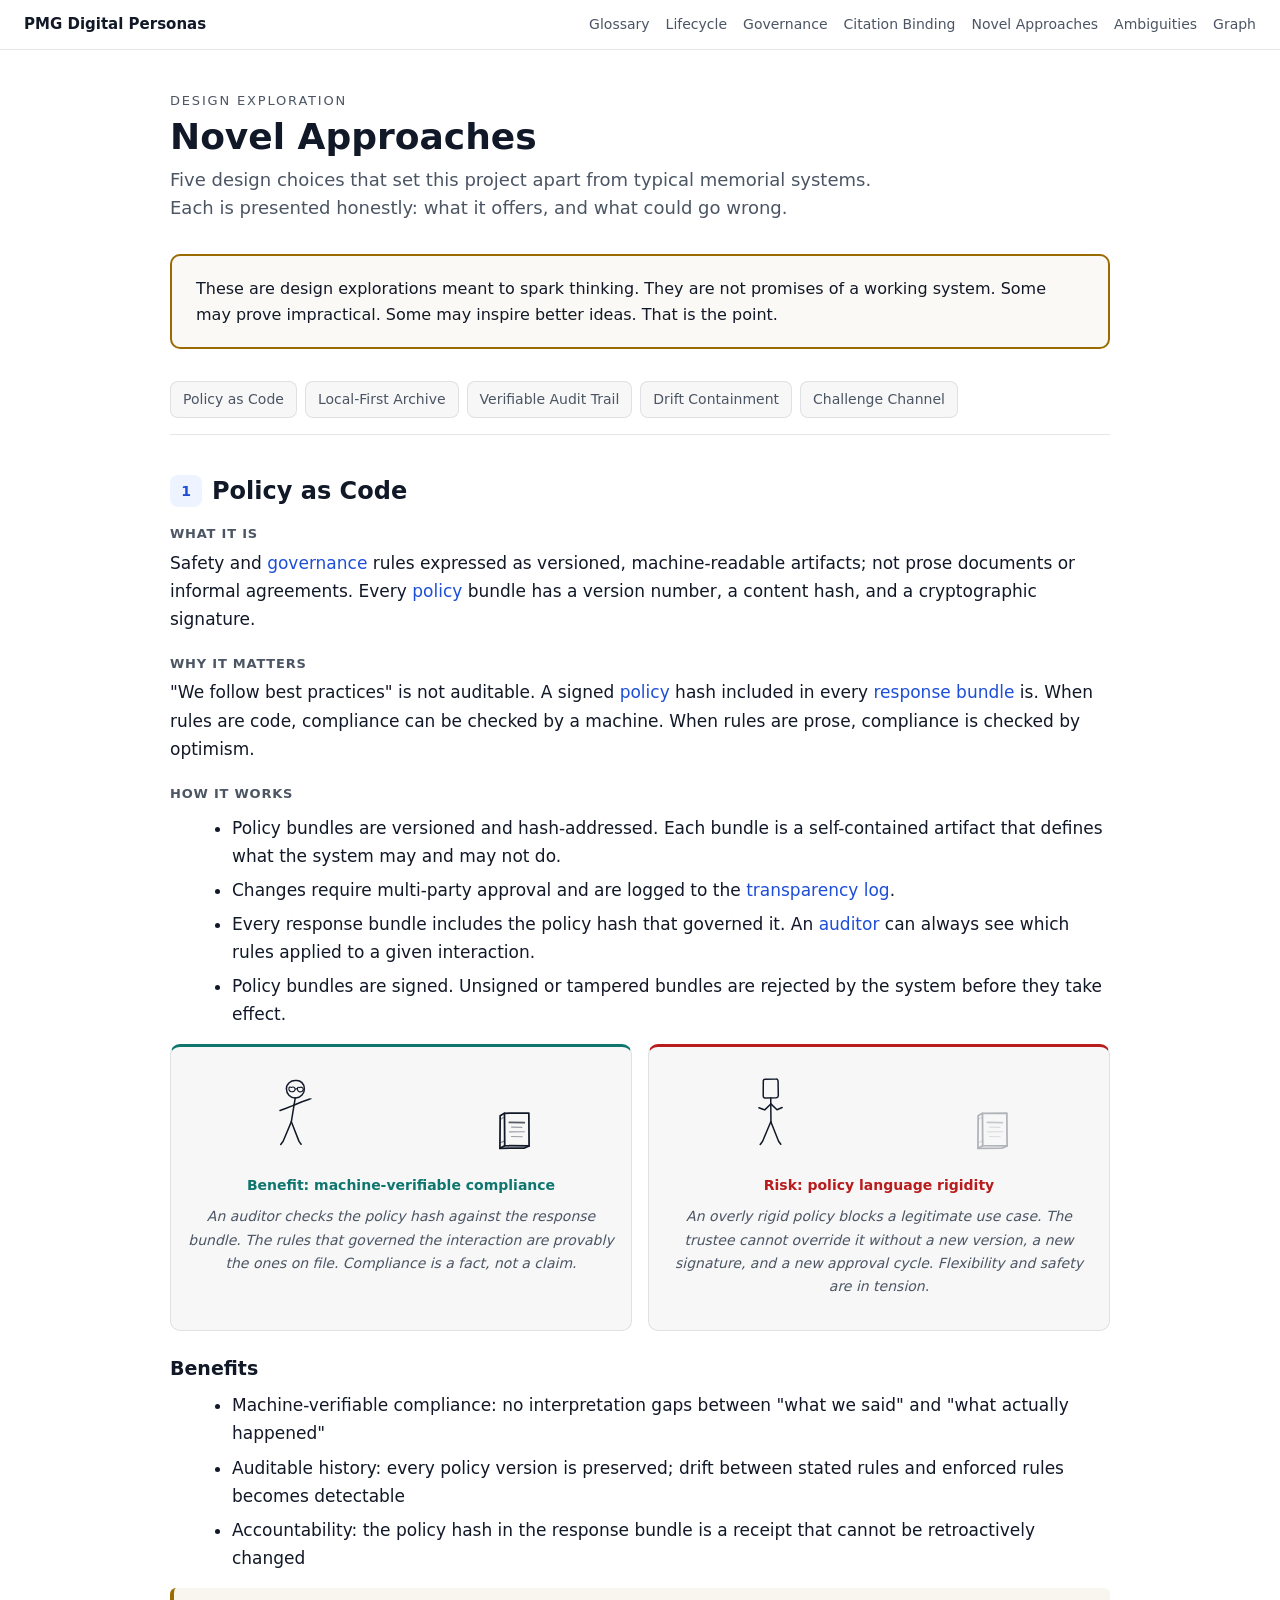
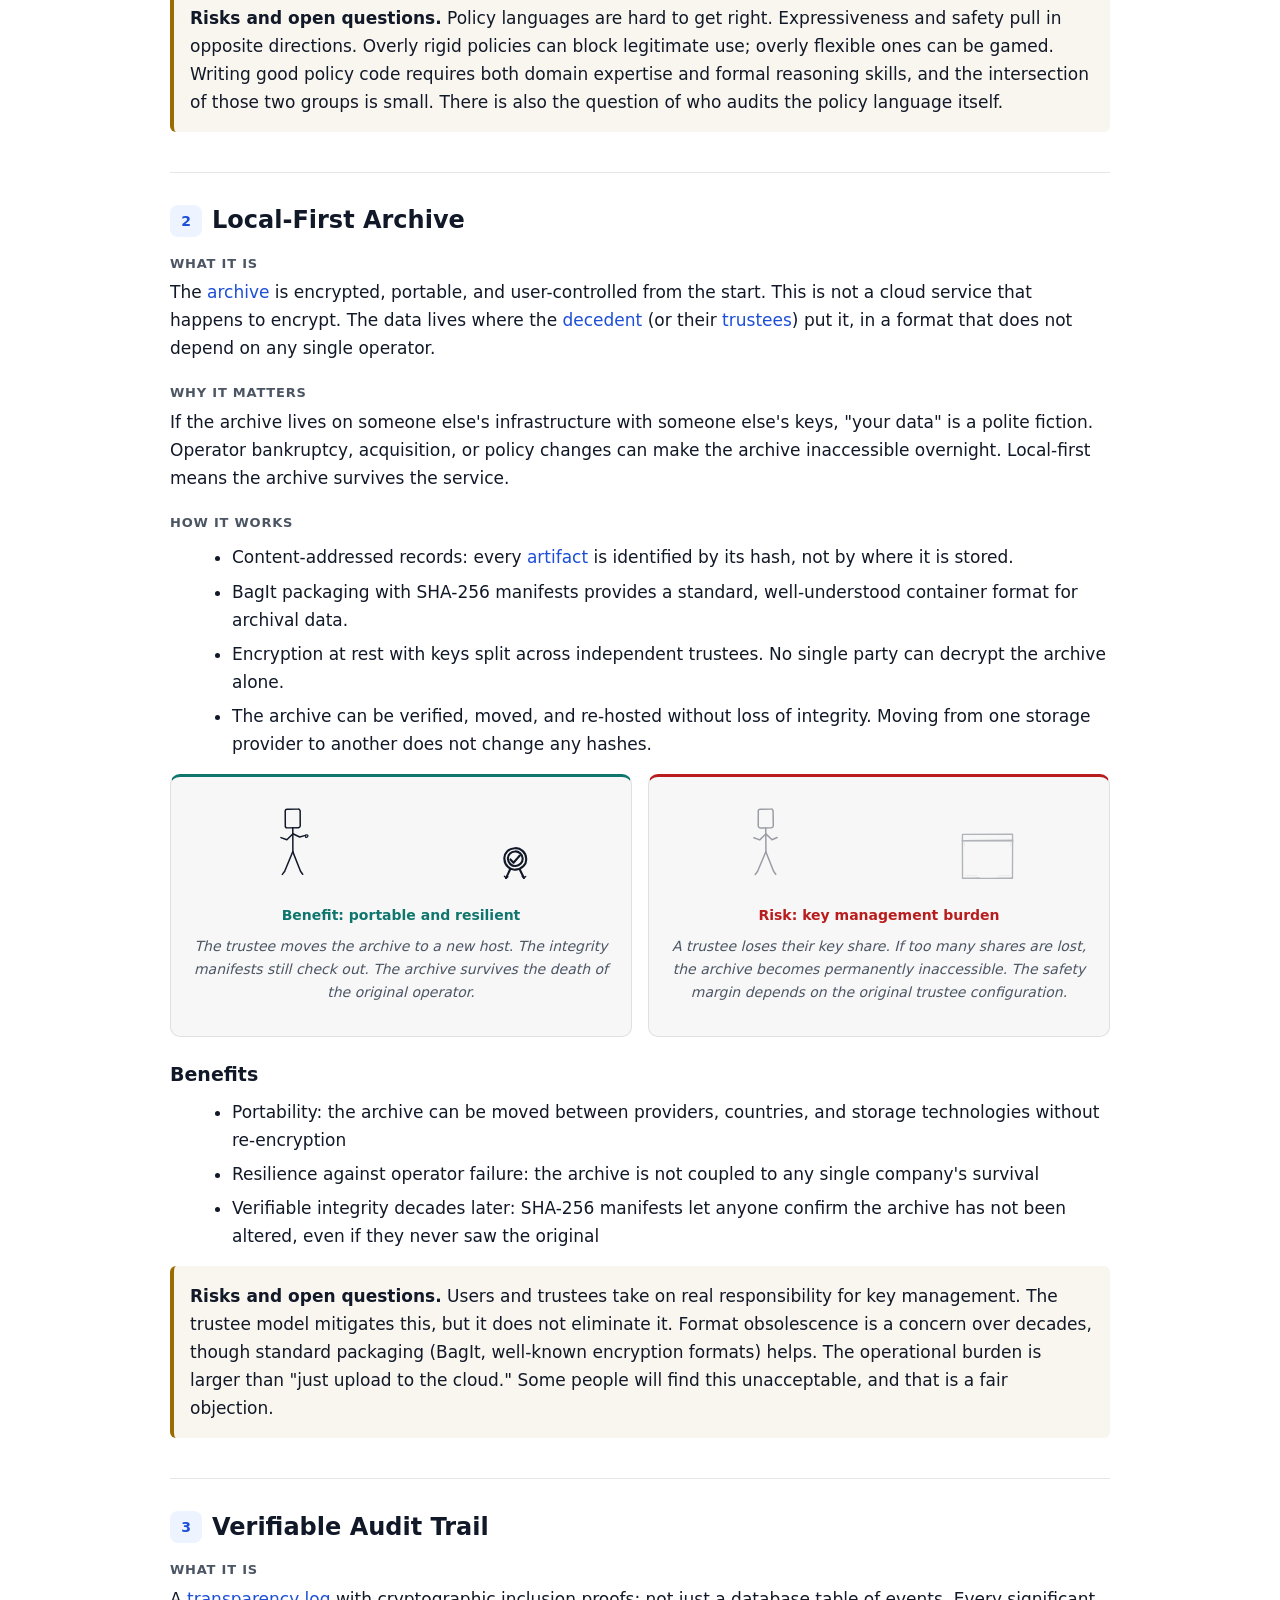
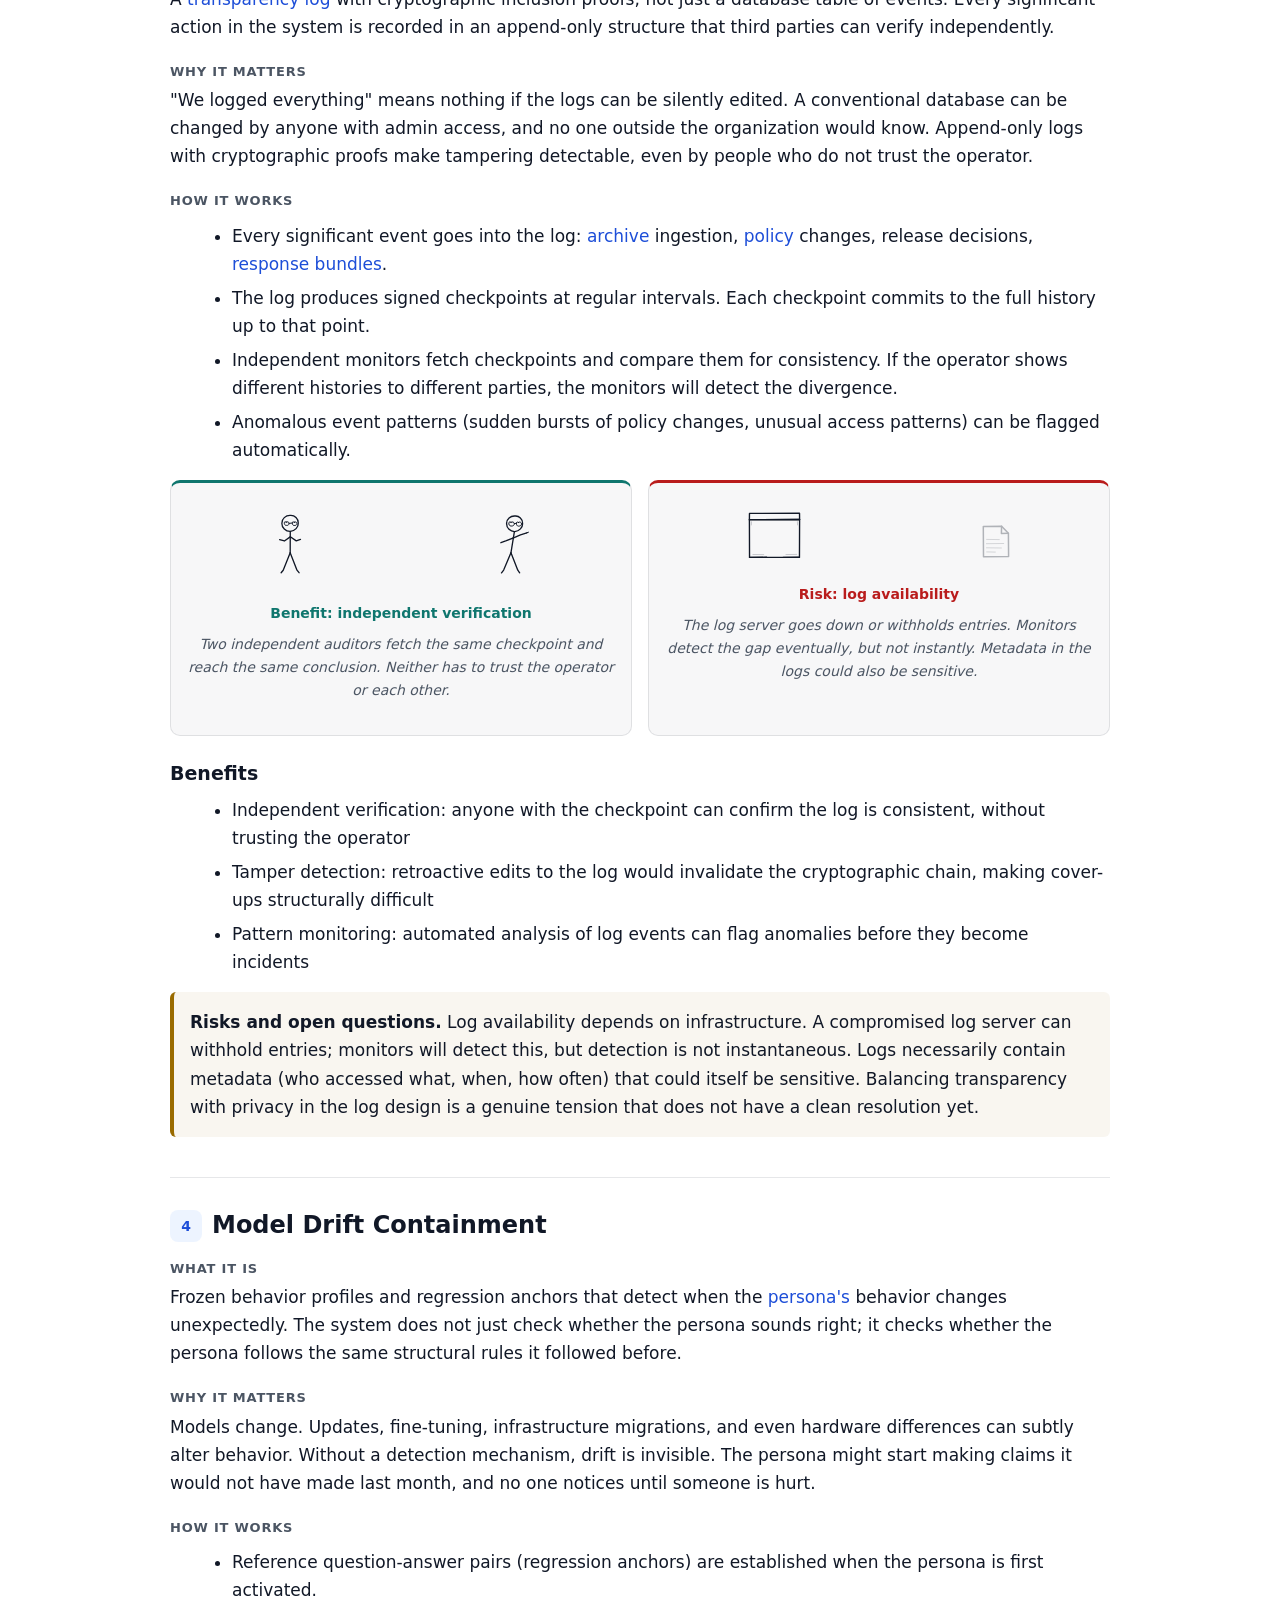
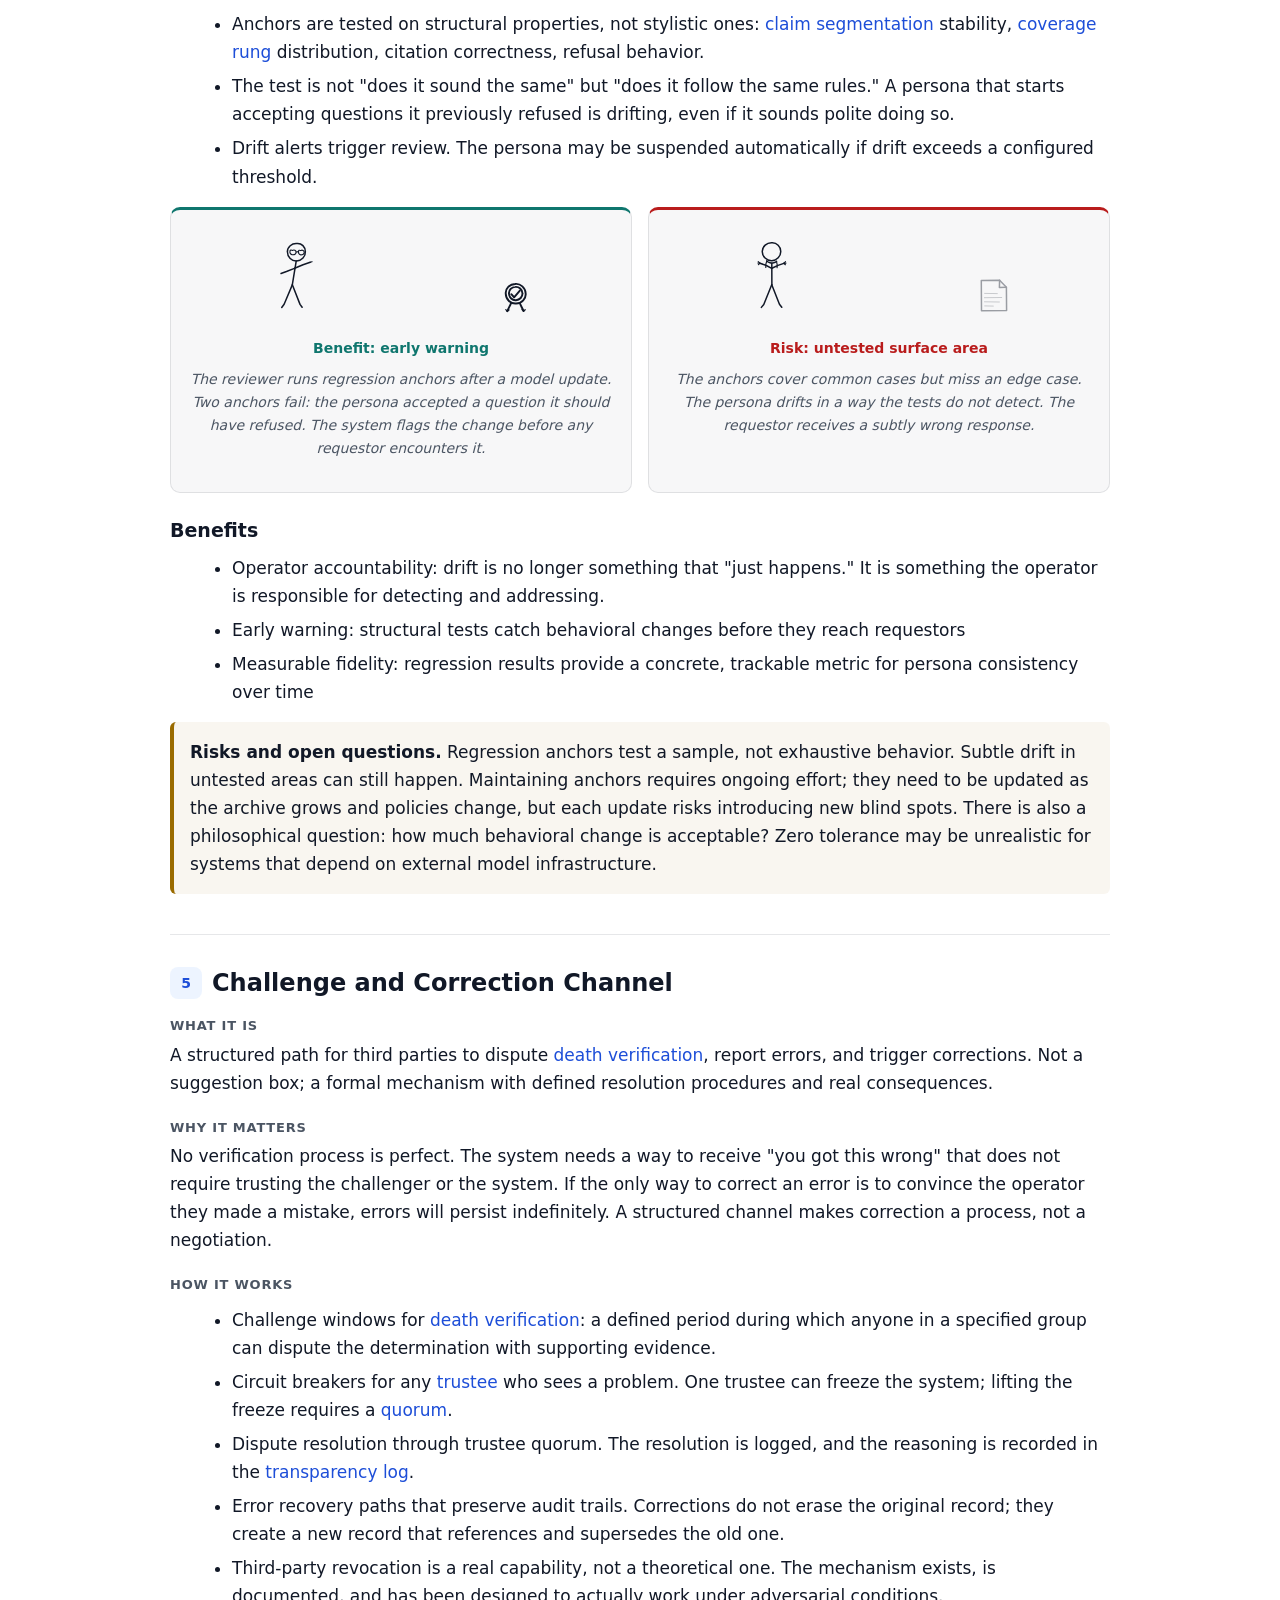
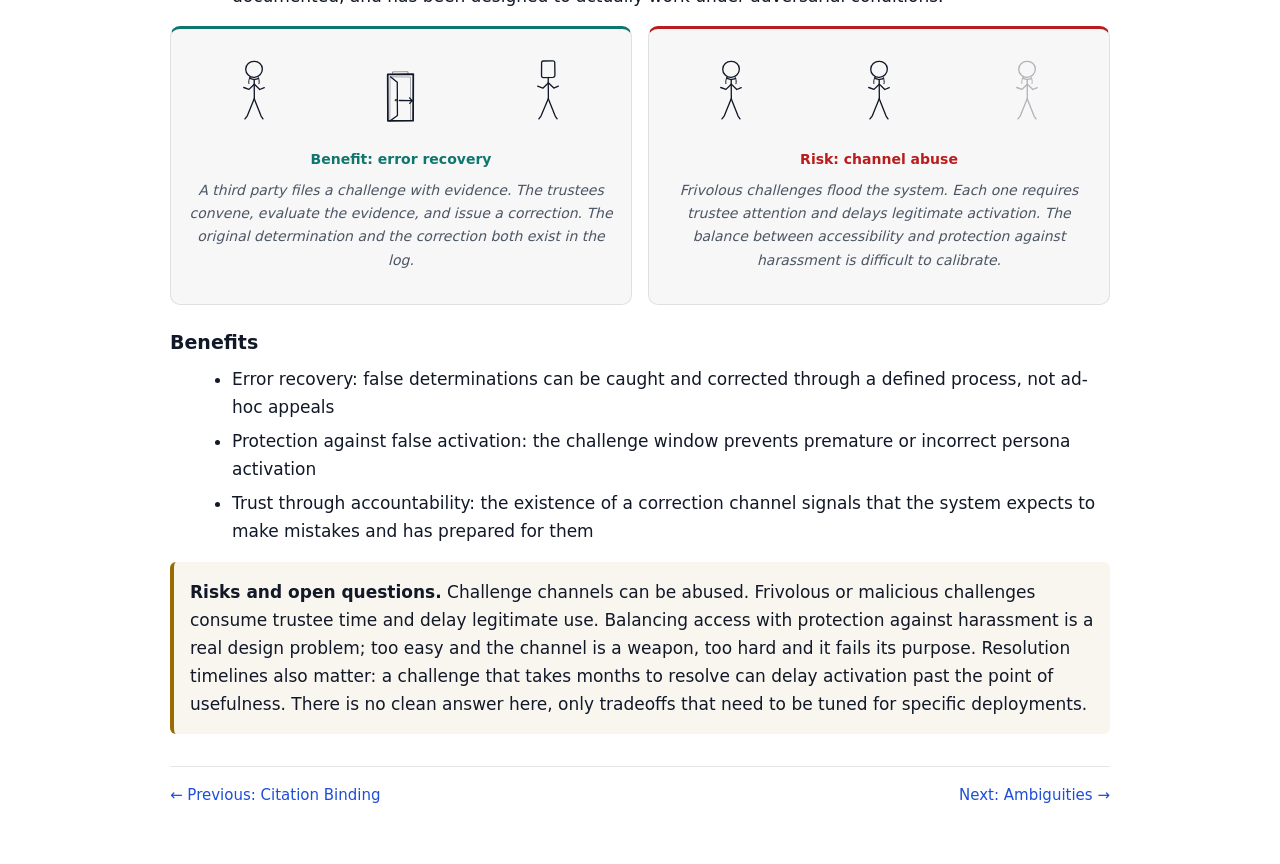
<file: spec/novel-approaches.html>
<!doctype html>
<html lang="en">
<head>
  <meta charset="utf-8">
  <meta name="viewport" content="width=device-width, initial-scale=1">
  <title>Novel Approaches | PMG Digital Personas</title>
  <meta name="description" content="Five design choices that distinguish post-mortem-governed digital personas from typical memorial systems: policy as code, local-first archives, verifiable audit trails, model drift containment, and challenge channels.">
  <meta name="theme-color" content="#0b0f14">
  <link rel="stylesheet" href="../style.css">
  <style>
    .approach-number {
      display: inline-block;
      width: 32px;
      height: 32px;
      line-height: 32px;
      text-align: center;
      border-radius: 8px;
      font-size: 14px;
      font-weight: 700;
      background: rgba(106,166,255,.12);
      color: var(--accent);
      margin-right: 10px;
      vertical-align: middle;
    }
    .approach-section h2 {
      display: flex;
      align-items: center;
    }
    .aspect-label {
      display: block;
      font-size: 13px;
      font-weight: 600;
      color: var(--muted);
      text-transform: uppercase;
      letter-spacing: 0.06em;
      margin-bottom: 4px;
      margin-top: 20px;
    }
    .aspect-label:first-of-type {
      margin-top: 16px;
    }
    .honesty-cue {
      border: 2px solid var(--warn);
      border-radius: 10px;
      padding: 20px 24px;
      margin-bottom: 32px;
      background: rgba(255,210,122,.06);
      font-size: 16px;
      line-height: 1.6;
      color: var(--text);
    }
    @media (prefers-color-scheme: light) {
      .honesty-cue { background: rgba(154,107,0,.04); }
    }
    .vignette-scene {
      display: flex;
      justify-content: center;
      align-items: flex-end;
      gap: 16px;
      flex-wrap: wrap;
      padding: 12px 0;
    }
    .vignette-scene svg {
      display: block;
    }
  </style>
</head>
<body>

<!-- Hidden SVG symbol definitions -->
<svg xmlns="http://www.w3.org/2000/svg" style="display:none">

  <!-- ============================================================
       PMG Digital Persona — Stick Figure Component Library

       All strokes use currentColor so figures inherit page color.
       All coordinates use decimal offsets for a hand-drawn feel.
       Include this SVG block (hidden) at the top of the page body,
       then reference symbols with:
         <svg viewBox="0 0 60 100"><use href="#fig-author"/></svg>
       ============================================================ -->

  <!-- ===========================================================
       CHARACTER: AUTHOR
       Distinguishing feature: pencil near the hand
       =========================================================== -->
  <symbol id="fig-author" viewBox="0 0 60 100">
    <!-- Head — wobbly circle, center ~(30,18), radius ~12 -->
    <path d="M 30.3,6.2
             C 36.8,5.8 42.5,11.4 42.3,17.6
               42.6,24.1 37.1,29.7 30.4,30.2
               23.6,30.5 17.5,24.8 17.7,18.1
               17.4,11.3 23.5,5.9 30.3,6.2 Z"
          stroke="currentColor" fill="none" stroke-width="2"
          stroke-linecap="round" stroke-linejoin="round"/>
    <!-- Body -->
    <path d="M 30.2,30.4 L 30.5,62.3"
          stroke="currentColor" fill="none" stroke-width="2"
          stroke-linecap="round" stroke-linejoin="round"/>
    <!-- Left arm — slightly bent -->
    <path d="M 30.3,38.6 L 22.4,46.3 L 14.7,43.5"
          stroke="currentColor" fill="none" stroke-width="2"
          stroke-linecap="round" stroke-linejoin="round"/>
    <!-- Right arm — slightly bent -->
    <path d="M 30.4,38.4 L 38.6,46.7 L 45.3,43.8"
          stroke="currentColor" fill="none" stroke-width="2"
          stroke-linecap="round" stroke-linejoin="round"/>
    <!-- Left leg -->
    <path d="M 30.3,62.3 L 19.6,88.4 L 16.5,92.7"
          stroke="currentColor" fill="none" stroke-width="2"
          stroke-linecap="round" stroke-linejoin="round"/>
    <!-- Right leg -->
    <path d="M 30.5,62.5 L 40.7,88.3 L 43.8,92.5"
          stroke="currentColor" fill="none" stroke-width="2"
          stroke-linecap="round" stroke-linejoin="round"/>
    <!-- Pencil near right hand — short diagonal with nib -->
    <path d="M 45.5,43.6 L 52.3,36.8"
          stroke="currentColor" fill="none" stroke-width="1.5"
          stroke-linecap="round" stroke-linejoin="round"/>
    <!-- Pencil nib -->
    <path d="M 52.3,36.8 L 54.1,34.5"
          stroke="currentColor" fill="none" stroke-width="1"
          stroke-linecap="round" stroke-linejoin="round"/>
    <!-- Pencil nib detail -->
    <path d="M 53.5,35.8 L 52.8,34.3"
          stroke="currentColor" fill="none" stroke-width="1"
          stroke-linecap="round" stroke-linejoin="round"/>
  </symbol>

  <!-- ===========================================================
       CHARACTER: REVIEWER
       Distinguishing feature: round glasses on face
       =========================================================== -->
  <symbol id="fig-reviewer" viewBox="0 0 60 100">
    <!-- Head — wobbly circle -->
    <path d="M 30.5,6.4
             C 37.1,5.9 42.7,11.6 42.4,17.8
               42.8,24.3 37.3,29.5 30.6,30.3
               23.4,30.6 17.6,24.6 17.8,18.3
               17.3,11.5 23.7,6.1 30.5,6.4 Z"
          stroke="currentColor" fill="none" stroke-width="2"
          stroke-linecap="round" stroke-linejoin="round"/>
    <!-- Left glasses lens — small wobbly circle -->
    <path d="M 24.3,16.3
             C 26.4,15.1 28.7,16.5 28.5,18.4
               28.8,20.5 26.6,21.8 24.5,21.3
               22.3,21.6 21.2,19.1 21.5,17.4
               21.3,15.8 22.9,15.5 24.3,16.3 Z"
          stroke="currentColor" fill="none" stroke-width="1.5"
          stroke-linecap="round" stroke-linejoin="round"/>
    <!-- Right glasses lens — small wobbly circle -->
    <path d="M 36.4,16.5
             C 38.5,15.3 40.6,16.7 40.4,18.6
               40.7,20.7 38.5,21.6 36.3,21.5
               34.2,21.7 33.3,19.3 33.5,17.6
               33.2,15.9 34.8,15.7 36.4,16.5 Z"
          stroke="currentColor" fill="none" stroke-width="1.5"
          stroke-linecap="round" stroke-linejoin="round"/>
    <!-- Glasses bridge -->
    <path d="M 28.6,18.3 L 33.4,17.8"
          stroke="currentColor" fill="none" stroke-width="1.5"
          stroke-linecap="round" stroke-linejoin="round"/>
    <!-- Body -->
    <path d="M 30.4,30.5 L 30.3,62.4"
          stroke="currentColor" fill="none" stroke-width="2"
          stroke-linecap="round" stroke-linejoin="round"/>
    <!-- Left arm — neutral examining posture, slightly raised -->
    <path d="M 30.3,38.5 L 21.6,44.7 L 14.4,42.6"
          stroke="currentColor" fill="none" stroke-width="2"
          stroke-linecap="round" stroke-linejoin="round"/>
    <!-- Right arm — neutral, slightly forward -->
    <path d="M 30.5,38.3 L 39.4,44.5 L 45.7,42.3"
          stroke="currentColor" fill="none" stroke-width="2"
          stroke-linecap="round" stroke-linejoin="round"/>
    <!-- Left leg -->
    <path d="M 30.3,62.4 L 19.8,88.6 L 16.7,92.4"
          stroke="currentColor" fill="none" stroke-width="2"
          stroke-linecap="round" stroke-linejoin="round"/>
    <!-- Right leg -->
    <path d="M 30.4,62.6 L 40.5,88.5 L 43.6,92.3"
          stroke="currentColor" fill="none" stroke-width="2"
          stroke-linecap="round" stroke-linejoin="round"/>
  </symbol>

  <!-- ===========================================================
       CHARACTER: TRUSTEE
       Distinguishing feature: square/rectangular head
       =========================================================== -->
  <symbol id="fig-trustee" viewBox="0 0 60 100">
    <!-- Head — wobbly rectangle with rounded corners, center ~(30,18) -->
    <path d="M 20.4,7.6
             C 20.6,6.3 21.8,5.7 23.2,5.8
             L 37.3,5.5
             C 38.7,5.4 39.8,6.5 40.1,7.8
             L 40.4,27.6
             C 40.3,29.1 39.2,30.2 37.6,30.4
             L 22.8,30.6
             C 21.4,30.5 20.2,29.3 20.3,27.8
             Z"
          stroke="currentColor" fill="none" stroke-width="2"
          stroke-linecap="round" stroke-linejoin="round"/>
    <!-- Body -->
    <path d="M 30.3,30.5 L 30.6,62.4"
          stroke="currentColor" fill="none" stroke-width="2"
          stroke-linecap="round" stroke-linejoin="round"/>
    <!-- Left arm — slightly bent -->
    <path d="M 30.4,38.7 L 22.3,46.5 L 14.5,43.6"
          stroke="currentColor" fill="none" stroke-width="2"
          stroke-linecap="round" stroke-linejoin="round"/>
    <!-- Right arm — slightly bent -->
    <path d="M 30.5,38.5 L 38.7,46.4 L 45.5,43.4"
          stroke="currentColor" fill="none" stroke-width="2"
          stroke-linecap="round" stroke-linejoin="round"/>
    <!-- Left leg -->
    <path d="M 30.4,62.4 L 19.5,88.3 L 16.3,92.6"
          stroke="currentColor" fill="none" stroke-width="2"
          stroke-linecap="round" stroke-linejoin="round"/>
    <!-- Right leg -->
    <path d="M 30.6,62.6 L 40.8,88.4 L 43.7,92.4"
          stroke="currentColor" fill="none" stroke-width="2"
          stroke-linecap="round" stroke-linejoin="round"/>
  </symbol>

  <!-- ===========================================================
       CHARACTER: READER
       Distinguishing feature: scarf at the neck
       =========================================================== -->
  <symbol id="fig-reader" viewBox="0 0 60 100">
    <!-- Head — wobbly circle -->
    <path d="M 30.4,6.3
             C 36.9,6.1 42.6,11.5 42.5,17.7
               42.7,24.2 37.2,29.8 30.3,30.4
               23.5,30.7 17.4,24.7 17.6,18.2
               17.5,11.4 23.6,6.0 30.4,6.3 Z"
          stroke="currentColor" fill="none" stroke-width="2"
          stroke-linecap="round" stroke-linejoin="round"/>
    <!-- Scarf — wavy curves at neck -->
    <path d="M 23.6,30.8
             C 25.3,33.4 27.8,32.6 30.3,33.7
               32.7,32.5 35.2,33.6 36.8,31.3"
          stroke="currentColor" fill="none" stroke-width="2"
          stroke-linecap="round" stroke-linejoin="round"/>
    <!-- Scarf tail hanging left -->
    <path d="M 23.6,30.8
             C 22.4,33.5 21.7,36.4 22.3,39.6"
          stroke="currentColor" fill="none" stroke-width="1.5"
          stroke-linecap="round" stroke-linejoin="round"/>
    <!-- Scarf tail hanging right -->
    <path d="M 36.8,31.3
             C 37.6,34.2 38.3,37.1 37.5,39.8"
          stroke="currentColor" fill="none" stroke-width="1.5"
          stroke-linecap="round" stroke-linejoin="round"/>
    <!-- Body -->
    <path d="M 30.3,33.8 L 30.5,62.5"
          stroke="currentColor" fill="none" stroke-width="2"
          stroke-linecap="round" stroke-linejoin="round"/>
    <!-- Left arm — slightly bent -->
    <path d="M 30.4,40.6 L 22.5,48.3 L 14.6,45.5"
          stroke="currentColor" fill="none" stroke-width="2"
          stroke-linecap="round" stroke-linejoin="round"/>
    <!-- Right arm — slightly bent -->
    <path d="M 30.5,40.4 L 38.7,48.5 L 45.4,45.7"
          stroke="currentColor" fill="none" stroke-width="2"
          stroke-linecap="round" stroke-linejoin="round"/>
    <!-- Left leg -->
    <path d="M 30.3,62.5 L 19.7,88.5 L 16.4,92.6"
          stroke="currentColor" fill="none" stroke-width="2"
          stroke-linecap="round" stroke-linejoin="round"/>
    <!-- Right leg -->
    <path d="M 30.5,62.7 L 40.6,88.4 L 43.5,92.5"
          stroke="currentColor" fill="none" stroke-width="2"
          stroke-linecap="round" stroke-linejoin="round"/>
  </symbol>

  <!-- ===========================================================
       ACTION POSE: AUTHOR POINTING
       Author with right arm extended forward/pointing
       =========================================================== -->
  <symbol id="fig-author-pointing" viewBox="0 0 60 100">
    <!-- Head — wobbly circle -->
    <path d="M 26.3,6.5
             C 32.8,5.7 38.5,11.3 38.4,17.5
               38.7,24.0 33.1,29.6 26.5,30.3
               19.7,30.6 13.5,24.6 13.7,18.0
               13.4,11.2 19.6,5.9 26.3,6.5 Z"
          stroke="currentColor" fill="none" stroke-width="2"
          stroke-linecap="round" stroke-linejoin="round"/>
    <!-- Body — shifted left slightly to allow pointing room -->
    <path d="M 26.4,30.5 L 26.6,62.4"
          stroke="currentColor" fill="none" stroke-width="2"
          stroke-linecap="round" stroke-linejoin="round"/>
    <!-- Left arm — relaxed behind -->
    <path d="M 26.3,38.6 L 18.5,46.4 L 11.3,43.7"
          stroke="currentColor" fill="none" stroke-width="2"
          stroke-linecap="round" stroke-linejoin="round"/>
    <!-- Right arm — extended forward, pointing -->
    <path d="M 26.5,38.4 L 38.7,36.3 L 50.4,33.6"
          stroke="currentColor" fill="none" stroke-width="2"
          stroke-linecap="round" stroke-linejoin="round"/>
    <!-- Pointing finger detail -->
    <path d="M 50.4,33.6 L 54.6,32.3"
          stroke="currentColor" fill="none" stroke-width="1.5"
          stroke-linecap="round" stroke-linejoin="round"/>
    <!-- Left leg -->
    <path d="M 26.4,62.4 L 16.3,88.5 L 13.4,92.6"
          stroke="currentColor" fill="none" stroke-width="2"
          stroke-linecap="round" stroke-linejoin="round"/>
    <!-- Right leg -->
    <path d="M 26.6,62.6 L 36.8,88.3 L 39.7,92.5"
          stroke="currentColor" fill="none" stroke-width="2"
          stroke-linecap="round" stroke-linejoin="round"/>
    <!-- Pencil near left hand -->
    <path d="M 11.3,43.7 L 5.6,37.3"
          stroke="currentColor" fill="none" stroke-width="1.5"
          stroke-linecap="round" stroke-linejoin="round"/>
    <!-- Pencil nib -->
    <path d="M 5.6,37.3 L 4.2,35.1"
          stroke="currentColor" fill="none" stroke-width="1"
          stroke-linecap="round" stroke-linejoin="round"/>
    <path d="M 5.1,36.4 L 3.8,36.8"
          stroke="currentColor" fill="none" stroke-width="1"
          stroke-linecap="round" stroke-linejoin="round"/>
  </symbol>

  <!-- ===========================================================
       ACTION POSE: TRUSTEE HOLDING
       Trustee with one arm in a holding position
       =========================================================== -->
  <symbol id="fig-trustee-holding" viewBox="0 0 60 100">
    <!-- Head — wobbly square -->
    <path d="M 20.3,7.4
             C 20.5,6.2 21.7,5.6 23.1,5.7
             L 37.4,5.4
             C 38.8,5.3 39.7,6.4 40.2,7.7
             L 40.3,27.5
             C 40.4,29.0 39.3,30.3 37.5,30.3
             L 22.7,30.5
             C 21.3,30.4 20.3,29.2 20.4,27.7
             Z"
          stroke="currentColor" fill="none" stroke-width="2"
          stroke-linecap="round" stroke-linejoin="round"/>
    <!-- Body -->
    <path d="M 30.4,30.4 L 30.5,62.3"
          stroke="currentColor" fill="none" stroke-width="2"
          stroke-linecap="round" stroke-linejoin="round"/>
    <!-- Left arm — slightly bent, normal -->
    <path d="M 30.3,38.6 L 22.5,46.4 L 14.6,43.5"
          stroke="currentColor" fill="none" stroke-width="2"
          stroke-linecap="round" stroke-linejoin="round"/>
    <!-- Right arm — extended flat, holding position -->
    <path d="M 30.5,38.4 L 39.6,42.7 L 47.3,40.5"
          stroke="currentColor" fill="none" stroke-width="2"
          stroke-linecap="round" stroke-linejoin="round"/>
    <!-- Holding hand — slightly cupped shape -->
    <path d="M 47.3,40.5
             C 48.6,39.3 50.4,39.5 50.7,41.2
               50.5,42.6 49.3,43.4 47.8,43.3"
          stroke="currentColor" fill="none" stroke-width="1.5"
          stroke-linecap="round" stroke-linejoin="round"/>
    <!-- Hand bottom -->
    <path d="M 47.8,43.3 L 47.3,40.5"
          stroke="currentColor" fill="none" stroke-width="1.5"
          stroke-linecap="round" stroke-linejoin="round"/>
    <!-- Left leg -->
    <path d="M 30.3,62.3 L 19.6,88.4 L 16.4,92.5"
          stroke="currentColor" fill="none" stroke-width="2"
          stroke-linecap="round" stroke-linejoin="round"/>
    <!-- Right leg -->
    <path d="M 30.5,62.5 L 40.7,88.3 L 43.6,92.4"
          stroke="currentColor" fill="none" stroke-width="2"
          stroke-linecap="round" stroke-linejoin="round"/>
  </symbol>

  <!-- ===========================================================
       ACTION POSE: REVIEWER CHECKING
       Reviewer leaning forward, examining something
       =========================================================== -->
  <symbol id="fig-reviewer-checking" viewBox="0 0 60 100">
    <!-- Head — wobbly circle, shifted forward for lean -->
    <path d="M 34.4,7.3
             C 40.7,6.5 46.1,12.1 45.8,18.2
               46.3,24.5 40.8,30.1 34.3,30.6
               27.6,31.0 21.8,25.3 21.9,18.5
               21.7,12.0 27.8,6.8 34.4,7.3 Z"
          stroke="currentColor" fill="none" stroke-width="2"
          stroke-linecap="round" stroke-linejoin="round"/>
    <!-- Left glasses lens — slightly larger for emphasis -->
    <path d="M 28.5,16.6
             C 30.8,15.1 33.6,16.8 33.4,18.9
               33.7,21.3 31.2,22.6 28.7,22.3
               26.3,22.5 24.8,19.8 25.3,17.8
               25.1,16.1 27.0,15.6 28.5,16.6 Z"
          stroke="currentColor" fill="none" stroke-width="1.5"
          stroke-linecap="round" stroke-linejoin="round"/>
    <!-- Right glasses lens — slightly larger -->
    <path d="M 39.6,16.8
             C 41.8,15.4 44.4,17.0 44.3,19.1
               44.5,21.5 42.1,22.4 39.8,22.5
               37.6,22.6 36.3,20.1 36.7,18.0
               36.4,16.3 38.1,15.8 39.6,16.8 Z"
          stroke="currentColor" fill="none" stroke-width="1.5"
          stroke-linecap="round" stroke-linejoin="round"/>
    <!-- Glasses bridge -->
    <path d="M 33.5,18.7 L 36.6,18.2"
          stroke="currentColor" fill="none" stroke-width="1.5"
          stroke-linecap="round" stroke-linejoin="round"/>
    <!-- Body — leaning forward (angled) -->
    <path d="M 33.6,30.7 L 28.4,62.5"
          stroke="currentColor" fill="none" stroke-width="2"
          stroke-linecap="round" stroke-linejoin="round"/>
    <!-- Left arm — behind for balance -->
    <path d="M 31.3,40.5 L 20.6,44.7 L 13.4,47.3"
          stroke="currentColor" fill="none" stroke-width="2"
          stroke-linecap="round" stroke-linejoin="round"/>
    <!-- Right arm — extended forward, examining -->
    <path d="M 31.5,40.3 L 42.7,35.6 L 52.3,32.4"
          stroke="currentColor" fill="none" stroke-width="2"
          stroke-linecap="round" stroke-linejoin="round"/>
    <!-- Extended hand detail -->
    <path d="M 52.3,32.4 L 54.7,31.6"
          stroke="currentColor" fill="none" stroke-width="1.5"
          stroke-linecap="round" stroke-linejoin="round"/>
    <!-- Left leg -->
    <path d="M 28.4,62.5 L 17.5,88.4 L 14.3,92.6"
          stroke="currentColor" fill="none" stroke-width="2"
          stroke-linecap="round" stroke-linejoin="round"/>
    <!-- Right leg -->
    <path d="M 28.6,62.7 L 38.7,88.5 L 41.5,92.4"
          stroke="currentColor" fill="none" stroke-width="2"
          stroke-linecap="round" stroke-linejoin="round"/>
  </symbol>

  <!-- ===========================================================
       ACTION POSE: READER RECEIVING
       Reader with both arms extended forward, hands open
       =========================================================== -->
  <symbol id="fig-reader-receiving" viewBox="0 0 60 100">
    <!-- Head — wobbly circle -->
    <path d="M 30.5,6.4
             C 37.0,6.0 42.4,11.6 42.3,17.8
               42.6,24.3 37.0,29.7 30.4,30.3
               23.6,30.5 17.5,24.8 17.7,18.0
               17.6,11.3 23.8,6.1 30.5,6.4 Z"
          stroke="currentColor" fill="none" stroke-width="2"
          stroke-linecap="round" stroke-linejoin="round"/>
    <!-- Scarf — wavy curves at neck -->
    <path d="M 23.7,30.6
             C 25.4,33.3 28.0,32.5 30.4,33.5
               32.8,32.4 35.3,33.5 36.7,31.2"
          stroke="currentColor" fill="none" stroke-width="2"
          stroke-linecap="round" stroke-linejoin="round"/>
    <!-- Scarf tail left -->
    <path d="M 23.7,30.6
             C 22.5,33.4 21.8,36.3 22.4,39.4"
          stroke="currentColor" fill="none" stroke-width="1.5"
          stroke-linecap="round" stroke-linejoin="round"/>
    <!-- Scarf tail right -->
    <path d="M 36.7,31.2
             C 37.5,34.1 38.2,37.0 37.4,39.7"
          stroke="currentColor" fill="none" stroke-width="1.5"
          stroke-linecap="round" stroke-linejoin="round"/>
    <!-- Body -->
    <path d="M 30.4,33.6 L 30.5,62.4"
          stroke="currentColor" fill="none" stroke-width="2"
          stroke-linecap="round" stroke-linejoin="round"/>
    <!-- Left arm — extended forward, open hand -->
    <path d="M 30.3,40.5 L 22.4,36.3 L 14.6,33.7"
          stroke="currentColor" fill="none" stroke-width="2"
          stroke-linecap="round" stroke-linejoin="round"/>
    <!-- Left open hand -->
    <path d="M 14.6,33.7 L 12.3,31.5"
          stroke="currentColor" fill="none" stroke-width="1.5"
          stroke-linecap="round" stroke-linejoin="round"/>
    <path d="M 14.6,33.7 L 11.8,33.4"
          stroke="currentColor" fill="none" stroke-width="1.5"
          stroke-linecap="round" stroke-linejoin="round"/>
    <path d="M 14.6,33.7 L 12.5,35.6"
          stroke="currentColor" fill="none" stroke-width="1.5"
          stroke-linecap="round" stroke-linejoin="round"/>
    <!-- Right arm — extended forward, open hand -->
    <path d="M 30.5,40.3 L 38.7,36.5 L 46.4,33.8"
          stroke="currentColor" fill="none" stroke-width="2"
          stroke-linecap="round" stroke-linejoin="round"/>
    <!-- Right open hand -->
    <path d="M 46.4,33.8 L 48.7,31.6"
          stroke="currentColor" fill="none" stroke-width="1.5"
          stroke-linecap="round" stroke-linejoin="round"/>
    <path d="M 46.4,33.8 L 49.3,33.5"
          stroke="currentColor" fill="none" stroke-width="1.5"
          stroke-linecap="round" stroke-linejoin="round"/>
    <path d="M 46.4,33.8 L 48.5,35.7"
          stroke="currentColor" fill="none" stroke-width="1.5"
          stroke-linecap="round" stroke-linejoin="round"/>
    <!-- Left leg -->
    <path d="M 30.3,62.4 L 19.7,88.6 L 16.5,92.5"
          stroke="currentColor" fill="none" stroke-width="2"
          stroke-linecap="round" stroke-linejoin="round"/>
    <!-- Right leg -->
    <path d="M 30.5,62.6 L 40.6,88.4 L 43.7,92.4"
          stroke="currentColor" fill="none" stroke-width="2"
          stroke-linecap="round" stroke-linejoin="round"/>
  </symbol>

  <!-- ===========================================================
       PROP: CLAIM
       A small paper note with folded corner and text lines
       =========================================================== -->
  <symbol id="prop-claim" viewBox="0 0 30 35">
    <!-- Paper body with folded corner -->
    <path d="M 2.3,2.4
             L 20.6,2.3
             L 27.4,9.3
             L 27.6,32.5
             L 2.5,32.7
             Z"
          stroke="currentColor" fill="none" stroke-width="1.5"
          stroke-linecap="round" stroke-linejoin="round"/>
    <!-- Folded corner triangle -->
    <path d="M 20.6,2.3 L 20.4,9.5 L 27.4,9.3"
          stroke="currentColor" fill="none" stroke-width="1.5"
          stroke-linecap="round" stroke-linejoin="round"/>
    <!-- Text line 1 -->
    <path d="M 5.6,15.4 L 18.3,15.6"
          stroke="currentColor" fill="none" stroke-width="1"
          stroke-linecap="round" stroke-linejoin="round"
          opacity="0.5"/>
    <!-- Text line 2 -->
    <path d="M 5.4,19.7 L 22.7,19.5"
          stroke="currentColor" fill="none" stroke-width="1"
          stroke-linecap="round" stroke-linejoin="round"
          opacity="0.5"/>
    <!-- Text line 3 -->
    <path d="M 5.5,23.8 L 20.4,24.0"
          stroke="currentColor" fill="none" stroke-width="1"
          stroke-linecap="round" stroke-linejoin="round"
          opacity="0.5"/>
    <!-- Text line 4 (shorter) -->
    <path d="M 5.7,27.9 L 14.3,28.1"
          stroke="currentColor" fill="none" stroke-width="1"
          stroke-linecap="round" stroke-linejoin="round"
          opacity="0.5"/>
  </symbol>

  <!-- ===========================================================
       PROP: CITATION
       A tag/ribbon shape with "#" mark
       =========================================================== -->
  <symbol id="prop-citation" viewBox="0 0 25 30">
    <!-- Tag body — pentagon (rectangle with pointed left end) -->
    <path d="M 7.3,3.4
             L 22.5,3.6
             L 22.7,26.4
             L 7.5,26.6
             L 1.6,15.3
             Z"
          stroke="currentColor" fill="none" stroke-width="1.5"
          stroke-linecap="round" stroke-linejoin="round"/>
    <!-- Hole near the pointed end -->
    <path d="M 6.8,14.3
             C 7.6,13.2 9.1,13.5 9.0,14.8
               9.2,16.1 7.7,16.5 6.7,15.7
               6.0,15.0 6.2,14.2 6.8,14.3 Z"
          stroke="currentColor" fill="none" stroke-width="1"
          stroke-linecap="round" stroke-linejoin="round"/>
    <!-- Hash "#" symbol — vertical strokes -->
    <path d="M 13.4,9.5 L 13.6,21.3"
          stroke="currentColor" fill="none" stroke-width="1.5"
          stroke-linecap="round" stroke-linejoin="round"/>
    <path d="M 17.5,9.3 L 17.3,21.5"
          stroke="currentColor" fill="none" stroke-width="1.5"
          stroke-linecap="round" stroke-linejoin="round"/>
    <!-- Hash "#" symbol — horizontal strokes -->
    <path d="M 11.3,13.4 L 19.7,13.6"
          stroke="currentColor" fill="none" stroke-width="1.5"
          stroke-linecap="round" stroke-linejoin="round"/>
    <path d="M 11.5,17.5 L 19.5,17.3"
          stroke="currentColor" fill="none" stroke-width="1.5"
          stroke-linecap="round" stroke-linejoin="round"/>
  </symbol>

  <!-- ===========================================================
       PROP: BINDING
       A wax seal with checkmark, ribbons hanging below
       =========================================================== -->
  <symbol id="prop-binding" viewBox="0 0 25 25">
    <!-- Outer seal circle — wobbly -->
    <path d="M 12.6,2.3
             C 16.8,1.8 20.7,5.4 20.8,9.6
               21.3,13.7 17.8,17.4 13.4,17.6
               9.1,18.0 5.4,14.3 5.3,10.1
               4.8,5.7 8.5,2.5 12.6,2.3 Z"
          stroke="currentColor" fill="none" stroke-width="1.5"
          stroke-linecap="round" stroke-linejoin="round"/>
    <!-- Inner seal circle — wobbly -->
    <path d="M 12.7,4.6
             C 15.6,4.3 18.2,6.7 18.3,9.5
               18.6,12.4 16.1,14.8 13.3,15.0
               10.4,15.3 7.9,12.8 7.8,10.0
               7.5,7.0 10.0,4.7 12.7,4.6 Z"
          stroke="currentColor" fill="none" stroke-width="1.5"
          stroke-linecap="round" stroke-linejoin="round"/>
    <!-- Checkmark inside seal -->
    <path d="M 9.6,10.3 L 11.8,12.7 L 16.3,7.5"
          stroke="currentColor" fill="none" stroke-width="1.5"
          stroke-linecap="round" stroke-linejoin="round"/>
    <!-- Ribbon left -->
    <path d="M 9.4,17.3
             C 8.6,19.5 7.3,21.4 6.5,23.6"
          stroke="currentColor" fill="none" stroke-width="1.5"
          stroke-linecap="round" stroke-linejoin="round"/>
    <!-- Ribbon right -->
    <path d="M 16.3,17.4
             C 17.1,19.6 18.4,21.3 19.2,23.5"
          stroke="currentColor" fill="none" stroke-width="1.5"
          stroke-linecap="round" stroke-linejoin="round"/>
    <!-- Ribbon left forked end -->
    <path d="M 6.5,23.6 L 5.3,22.4"
          stroke="currentColor" fill="none" stroke-width="1"
          stroke-linecap="round" stroke-linejoin="round"/>
    <path d="M 6.5,23.6 L 7.8,22.6"
          stroke="currentColor" fill="none" stroke-width="1"
          stroke-linecap="round" stroke-linejoin="round"/>
    <!-- Ribbon right forked end -->
    <path d="M 19.2,23.5 L 18.0,22.3"
          stroke="currentColor" fill="none" stroke-width="1"
          stroke-linecap="round" stroke-linejoin="round"/>
    <path d="M 19.2,23.5 L 20.5,22.5"
          stroke="currentColor" fill="none" stroke-width="1"
          stroke-linecap="round" stroke-linejoin="round"/>
  </symbol>

  <!-- ===========================================================
       PROP: POLICY
       A small rulebook with spine and text lines
       =========================================================== -->
  <symbol id="prop-policy" viewBox="0 0 30 35">
    <!-- Book front cover -->
    <path d="M 6.4,3.6
             L 27.3,3.4
             L 27.5,31.6
             L 6.6,31.4
             Z"
          stroke="currentColor" fill="none" stroke-width="1.5"
          stroke-linecap="round" stroke-linejoin="round"/>
    <!-- Book spine — 3D perspective -->
    <path d="M 6.4,3.6 L 2.7,5.8 L 2.5,33.6 L 6.6,31.4"
          stroke="currentColor" fill="none" stroke-width="1.5"
          stroke-linecap="round" stroke-linejoin="round"/>
    <!-- Book bottom edge — 3D -->
    <path d="M 2.5,33.6 L 23.6,33.4 L 27.5,31.6"
          stroke="currentColor" fill="none" stroke-width="1.5"
          stroke-linecap="round" stroke-linejoin="round"/>
    <!-- Spine detail lines -->
    <path d="M 3.7,8.4 L 5.4,7.3"
          stroke="currentColor" fill="none" stroke-width="1"
          stroke-linecap="round" stroke-linejoin="round"
          opacity="0.5"/>
    <path d="M 3.5,28.6 L 5.6,27.5"
          stroke="currentColor" fill="none" stroke-width="1"
          stroke-linecap="round" stroke-linejoin="round"
          opacity="0.5"/>
    <!-- Cover text line 1 — "POLICY" suggestion -->
    <path d="M 10.6,11.4 L 23.4,11.6"
          stroke="currentColor" fill="none" stroke-width="1.5"
          stroke-linecap="round" stroke-linejoin="round"
          opacity="0.7"/>
    <!-- Cover text line 2 -->
    <path d="M 12.5,15.5 L 21.3,15.7"
          stroke="currentColor" fill="none" stroke-width="1"
          stroke-linecap="round" stroke-linejoin="round"
          opacity="0.4"/>
    <!-- Cover text line 3 -->
    <path d="M 10.7,19.6 L 23.5,19.4"
          stroke="currentColor" fill="none" stroke-width="1"
          stroke-linecap="round" stroke-linejoin="round"
          opacity="0.4"/>
    <!-- Cover text line 4 -->
    <path d="M 12.4,23.5 L 21.6,23.7"
          stroke="currentColor" fill="none" stroke-width="1"
          stroke-linecap="round" stroke-linejoin="round"
          opacity="0.4"/>
  </symbol>

  <!-- ===========================================================
       PROP: STATE
       A labeled room/box frame with opening, like a stage set
       =========================================================== -->
  <symbol id="prop-state" viewBox="0 0 80 70">
    <!-- Outer room frame -->
    <path d="M 3.4,12.6
             L 76.6,12.4
             L 76.4,67.5
             L 3.6,67.7
             Z"
          stroke="currentColor" fill="none" stroke-width="2"
          stroke-linecap="round" stroke-linejoin="round"/>
    <!-- Label area at top — recessed header bar -->
    <path d="M 3.4,12.6 L 76.6,12.4"
          stroke="currentColor" fill="none" stroke-width="2"
          stroke-linecap="round" stroke-linejoin="round"/>
    <path d="M 3.5,3.5 L 76.5,3.3 L 76.6,12.4 L 3.4,12.6 Z"
          stroke="currentColor" fill="none" stroke-width="2"
          stroke-linecap="round" stroke-linejoin="round"/>
    <!-- Opening at bottom — gap in the bottom wall -->
    <path d="M 3.6,67.7 L 28.4,67.5"
          stroke="currentColor" fill="none" stroke-width="2"
          stroke-linecap="round" stroke-linejoin="round"/>
    <path d="M 52.6,67.6 L 76.4,67.5"
          stroke="currentColor" fill="none" stroke-width="2"
          stroke-linecap="round" stroke-linejoin="round"/>
    <!-- Floor line suggestions inside room -->
    <path d="M 8.5,63.4 L 24.3,63.6"
          stroke="currentColor" fill="none" stroke-width="1"
          stroke-linecap="round" stroke-linejoin="round"
          opacity="0.3"/>
    <path d="M 56.7,63.5 L 72.4,63.3"
          stroke="currentColor" fill="none" stroke-width="1"
          stroke-linecap="round" stroke-linejoin="round"
          opacity="0.3"/>
    <!-- Corner accents to give depth -->
    <path d="M 6.5,15.7 L 6.3,20.4"
          stroke="currentColor" fill="none" stroke-width="1"
          stroke-linecap="round" stroke-linejoin="round"
          opacity="0.3"/>
    <path d="M 73.4,15.6 L 73.6,20.3"
          stroke="currentColor" fill="none" stroke-width="1"
          stroke-linecap="round" stroke-linejoin="round"
          opacity="0.3"/>
  </symbol>

  <!-- ===========================================================
       PROP: TRANSITION
       A doorway with an open door and arrow pointing through
       =========================================================== -->
  <symbol id="prop-transition" viewBox="0 0 40 60">
    <!-- Door frame -->
    <path d="M 5.4,3.6
             L 34.6,3.4
             L 34.4,56.5
             L 5.6,56.7
             Z"
          stroke="currentColor" fill="none" stroke-width="2"
          stroke-linecap="round" stroke-linejoin="round"/>
    <!-- Door frame inner edge (threshold) -->
    <path d="M 8.5,6.4 L 31.4,6.6 L 31.6,56.4 L 8.3,56.6 Z"
          stroke="currentColor" fill="none" stroke-width="1"
          stroke-linecap="round" stroke-linejoin="round"
          opacity="0.4"/>
    <!-- Open door — angled perspective -->
    <path d="M 8.5,6.4
             L 16.3,12.5
             L 16.5,50.6
             L 8.3,56.6"
          stroke="currentColor" fill="none" stroke-width="1.5"
          stroke-linecap="round" stroke-linejoin="round"/>
    <!-- Door handle -->
    <path d="M 14.3,32.5
             C 15.1,31.6 16.0,32.3 15.6,33.4
               15.8,34.2 14.5,34.6 14.0,33.5
               13.6,32.8 13.8,32.3 14.3,32.5 Z"
          stroke="currentColor" fill="none" stroke-width="1"
          stroke-linecap="round" stroke-linejoin="round"/>
    <!-- Arrow pointing through the doorway -->
    <path d="M 18.6,33.4 L 33.4,33.6"
          stroke="currentColor" fill="none" stroke-width="1.5"
          stroke-linecap="round" stroke-linejoin="round"/>
    <!-- Arrow head -->
    <path d="M 30.3,30.4 L 33.4,33.6 L 30.5,36.7"
          stroke="currentColor" fill="none" stroke-width="1.5"
          stroke-linecap="round" stroke-linejoin="round"/>
    <!-- Sign area above door -->
    <path d="M 11.4,0.6 L 28.6,0.4 L 28.4,3.5 L 11.6,3.7 Z"
          stroke="currentColor" fill="none" stroke-width="1"
          stroke-linecap="round" stroke-linejoin="round"
          opacity="0.6"/>
  </symbol>

</svg>

<header class="global-nav">
  <a href="../index.html" class="site-name">PMG Digital Personas</a>
  <nav aria-label="Spec pages">
    <a href="glossary.html">Glossary</a>
    <a href="lifecycle.html">Lifecycle</a>
    <a href="governance.html">Governance</a>
    <a href="citation-binding.html">Citation Binding</a>
    <a href="novel-approaches.html">Novel Approaches</a>
    <a href="ambiguities.html">Ambiguities</a>
    <a href="../graph.html">Graph</a>
  </nav>
</header>

<main class="wrap">
  <header class="page-header">
    <div class="kicker">Design exploration</div>
    <h1>Novel Approaches</h1>
    <p class="page-intro">Five design choices that set this project apart from typical memorial systems. Each is presented honestly: what it offers, and what could go wrong.</p>
  </header>

  <!-- Honesty cue -->
  <div class="honesty-cue" data-reveal>
    These are design explorations meant to spark thinking. They are not promises of a working system. Some may prove impractical. Some may inspire better ideas. That is the point.
  </div>

  <!-- Section navigation -->
  <nav class="section-nav" aria-label="On this page">
    <a href="#policy-as-code">Policy as Code</a>
    <a href="#local-first">Local-First Archive</a>
    <a href="#verifiable-audit">Verifiable Audit Trail</a>
    <a href="#drift-containment">Drift Containment</a>
    <a href="#challenge-channel">Challenge Channel</a>
  </nav>

  <!-- ============================================================
       APPROACH 1: Policy as Code
       ============================================================ -->
  <section class="section approach-section" id="policy-as-code" data-reveal>
    <h2><span class="approach-number">1</span> Policy as Code</h2>

    <span class="aspect-label">What it is</span>
    <p>Safety and <a href="glossary.html">governance</a> rules expressed as versioned, machine-readable artifacts; not prose documents or informal agreements. Every <a href="glossary.html">policy</a> bundle has a version number, a content hash, and a cryptographic signature.</p>

    <span class="aspect-label">Why it matters</span>
    <p>"We follow best practices" is not auditable. A signed <a href="glossary.html">policy</a> hash included in every <a href="glossary.html">response bundle</a> is. When rules are code, compliance can be checked by a machine. When rules are prose, compliance is checked by optimism.</p>

    <span class="aspect-label">How it works</span>
    <ul>
      <li>Policy bundles are versioned and hash-addressed. Each bundle is a self-contained artifact that defines what the system may and may not do.</li>
      <li>Changes require multi-party approval and are logged to the <a href="glossary.html">transparency log</a>.</li>
      <li>Every response bundle includes the policy hash that governed it. An <a href="glossary.html">auditor</a> can always see which rules applied to a given interaction.</li>
      <li>Policy bundles are signed. Unsigned or tampered bundles are rejected by the system before they take effect.</li>
    </ul>

    <!-- Branch visual -->
    <div class="branch-grid" data-reveal>
      <div class="panel-branch met" data-reveal>
        <div class="vignette-scene">
          <svg viewBox="0 0 60 100" width="45" height="75" aria-hidden="true"><use href="#fig-reviewer-checking"/></svg>
          <svg viewBox="0 0 30 35" width="35" height="41" aria-hidden="true"><use href="#prop-policy"/></svg>
        </div>
        <div class="branch-label">Benefit: machine-verifiable compliance</div>
        <p class="caption">An auditor checks the policy hash against the response bundle. The rules that governed the interaction are provably the ones on file. Compliance is a fact, not a claim.</p>
      </div>
      <div class="panel-branch not-met" data-reveal>
        <div class="vignette-scene">
          <svg viewBox="0 0 60 100" width="45" height="75" aria-hidden="true"><use href="#fig-trustee"/></svg>
          <svg viewBox="0 0 30 35" width="35" height="41" aria-hidden="true" style="opacity:0.3"><use href="#prop-policy"/></svg>
        </div>
        <div class="branch-label">Risk: policy language rigidity</div>
        <p class="caption">An overly rigid policy blocks a legitimate use case. The trustee cannot override it without a new version, a new signature, and a new approval cycle. Flexibility and safety are in tension.</p>
      </div>
    </div>

    <h3>Benefits</h3>
    <ul data-reveal>
      <li>Machine-verifiable compliance: no interpretation gaps between "what we said" and "what actually happened"</li>
      <li>Auditable history: every policy version is preserved; drift between stated rules and enforced rules becomes detectable</li>
      <li>Accountability: the policy hash in the response bundle is a receipt that cannot be retroactively changed</li>
    </ul>

    <div class="callout warn" data-reveal>
      <strong>Risks and open questions.</strong> Policy languages are hard to get right. Expressiveness and safety pull in opposite directions. Overly rigid policies can block legitimate use; overly flexible ones can be gamed. Writing good policy code requires both domain expertise and formal reasoning skills, and the intersection of those two groups is small. There is also the question of who audits the policy language itself.
    </div>
  </section>

  <!-- ============================================================
       APPROACH 2: Local-First Archive
       ============================================================ -->
  <section class="section approach-section" id="local-first" data-reveal>
    <h2><span class="approach-number">2</span> Local-First Archive</h2>

    <span class="aspect-label">What it is</span>
    <p>The <a href="glossary.html">archive</a> is encrypted, portable, and user-controlled from the start. This is not a cloud service that happens to encrypt. The data lives where the <a href="glossary.html">decedent</a> (or their <a href="glossary.html">trustees</a>) put it, in a format that does not depend on any single operator.</p>

    <span class="aspect-label">Why it matters</span>
    <p>If the archive lives on someone else's infrastructure with someone else's keys, "your data" is a polite fiction. Operator bankruptcy, acquisition, or policy changes can make the archive inaccessible overnight. Local-first means the archive survives the service.</p>

    <span class="aspect-label">How it works</span>
    <ul>
      <li>Content-addressed records: every <a href="glossary.html">artifact</a> is identified by its hash, not by where it is stored.</li>
      <li>BagIt packaging with SHA-256 manifests provides a standard, well-understood container format for archival data.</li>
      <li>Encryption at rest with keys split across independent trustees. No single party can decrypt the archive alone.</li>
      <li>The archive can be verified, moved, and re-hosted without loss of integrity. Moving from one storage provider to another does not change any hashes.</li>
    </ul>

    <!-- Branch visual -->
    <div class="branch-grid" data-reveal>
      <div class="panel-branch met" data-reveal>
        <div class="vignette-scene">
          <svg viewBox="0 0 60 100" width="45" height="75" aria-hidden="true"><use href="#fig-trustee-holding"/></svg>
          <svg viewBox="0 0 25 25" width="35" height="35" aria-hidden="true"><use href="#prop-binding"/></svg>
        </div>
        <div class="branch-label">Benefit: portable and resilient</div>
        <p class="caption">The trustee moves the archive to a new host. The integrity manifests still check out. The archive survives the death of the original operator.</p>
      </div>
      <div class="panel-branch not-met" data-reveal>
        <div class="vignette-scene">
          <svg viewBox="0 0 60 100" width="45" height="75" aria-hidden="true" style="opacity:0.4"><use href="#fig-trustee"/></svg>
          <svg viewBox="0 0 80 70" width="55" height="48" aria-hidden="true" style="opacity:0.3"><use href="#prop-state"/></svg>
        </div>
        <div class="branch-label">Risk: key management burden</div>
        <p class="caption">A trustee loses their key share. If too many shares are lost, the archive becomes permanently inaccessible. The safety margin depends on the original trustee configuration.</p>
      </div>
    </div>

    <h3>Benefits</h3>
    <ul data-reveal>
      <li>Portability: the archive can be moved between providers, countries, and storage technologies without re-encryption</li>
      <li>Resilience against operator failure: the archive is not coupled to any single company's survival</li>
      <li>Verifiable integrity decades later: SHA-256 manifests let anyone confirm the archive has not been altered, even if they never saw the original</li>
    </ul>

    <div class="callout warn" data-reveal>
      <strong>Risks and open questions.</strong> Users and trustees take on real responsibility for key management. The trustee model mitigates this, but it does not eliminate it. Format obsolescence is a concern over decades, though standard packaging (BagIt, well-known encryption formats) helps. The operational burden is larger than "just upload to the cloud." Some people will find this unacceptable, and that is a fair objection.
    </div>
  </section>

  <!-- ============================================================
       APPROACH 3: Verifiable Audit Trail
       ============================================================ -->
  <section class="section approach-section" id="verifiable-audit" data-reveal>
    <h2><span class="approach-number">3</span> Verifiable Audit Trail</h2>

    <span class="aspect-label">What it is</span>
    <p>A <a href="glossary.html">transparency log</a> with cryptographic inclusion proofs; not just a database table of events. Every significant action in the system is recorded in an append-only structure that third parties can verify independently.</p>

    <span class="aspect-label">Why it matters</span>
    <p>"We logged everything" means nothing if the logs can be silently edited. A conventional database can be changed by anyone with admin access, and no one outside the organization would know. Append-only logs with cryptographic proofs make tampering detectable, even by people who do not trust the operator.</p>

    <span class="aspect-label">How it works</span>
    <ul>
      <li>Every significant event goes into the log: <a href="glossary.html">archive</a> ingestion, <a href="glossary.html">policy</a> changes, release decisions, <a href="glossary.html">response bundles</a>.</li>
      <li>The log produces signed checkpoints at regular intervals. Each checkpoint commits to the full history up to that point.</li>
      <li>Independent monitors fetch checkpoints and compare them for consistency. If the operator shows different histories to different parties, the monitors will detect the divergence.</li>
      <li>Anomalous event patterns (sudden bursts of policy changes, unusual access patterns) can be flagged automatically.</li>
    </ul>

    <!-- Branch visual -->
    <div class="branch-grid" data-reveal>
      <div class="panel-branch met" data-reveal>
        <div class="vignette-scene">
          <svg viewBox="0 0 60 100" width="40" height="67" aria-hidden="true"><use href="#fig-reviewer"/></svg>
          <svg viewBox="0 0 60 100" width="40" height="67" aria-hidden="true"><use href="#fig-reviewer-checking"/></svg>
        </div>
        <div class="branch-label">Benefit: independent verification</div>
        <p class="caption">Two independent auditors fetch the same checkpoint and reach the same conclusion. Neither has to trust the operator or each other.</p>
      </div>
      <div class="panel-branch not-met" data-reveal>
        <div class="vignette-scene">
          <svg viewBox="0 0 80 70" width="55" height="48" aria-hidden="true"><use href="#prop-state"/></svg>
          <svg viewBox="0 0 30 35" width="30" height="35" aria-hidden="true" style="opacity:0.3"><use href="#prop-claim"/></svg>
        </div>
        <div class="branch-label">Risk: log availability</div>
        <p class="caption">The log server goes down or withholds entries. Monitors detect the gap eventually, but not instantly. Metadata in the logs could also be sensitive.</p>
      </div>
    </div>

    <h3>Benefits</h3>
    <ul data-reveal>
      <li>Independent verification: anyone with the checkpoint can confirm the log is consistent, without trusting the operator</li>
      <li>Tamper detection: retroactive edits to the log would invalidate the cryptographic chain, making cover-ups structurally difficult</li>
      <li>Pattern monitoring: automated analysis of log events can flag anomalies before they become incidents</li>
    </ul>

    <div class="callout warn" data-reveal>
      <strong>Risks and open questions.</strong> Log availability depends on infrastructure. A compromised log server can withhold entries; monitors will detect this, but detection is not instantaneous. Logs necessarily contain metadata (who accessed what, when, how often) that could itself be sensitive. Balancing transparency with privacy in the log design is a genuine tension that does not have a clean resolution yet.
    </div>
  </section>

  <!-- ============================================================
       APPROACH 4: Model Drift Containment
       ============================================================ -->
  <section class="section approach-section" id="drift-containment" data-reveal>
    <h2><span class="approach-number">4</span> Model Drift Containment</h2>

    <span class="aspect-label">What it is</span>
    <p>Frozen behavior profiles and regression anchors that detect when the <a href="glossary.html">persona's</a> behavior changes unexpectedly. The system does not just check whether the persona sounds right; it checks whether the persona follows the same structural rules it followed before.</p>

    <span class="aspect-label">Why it matters</span>
    <p>Models change. Updates, fine-tuning, infrastructure migrations, and even hardware differences can subtly alter behavior. Without a detection mechanism, drift is invisible. The persona might start making claims it would not have made last month, and no one notices until someone is hurt.</p>

    <span class="aspect-label">How it works</span>
    <ul>
      <li>Reference question-answer pairs (regression anchors) are established when the persona is first activated.</li>
      <li>Anchors are tested on structural properties, not stylistic ones: <a href="citation-binding.html">claim segmentation</a> stability, <a href="citation-binding.html">coverage rung</a> distribution, citation correctness, refusal behavior.</li>
      <li>The test is not "does it sound the same" but "does it follow the same rules." A persona that starts accepting questions it previously refused is drifting, even if it sounds polite doing so.</li>
      <li>Drift alerts trigger review. The persona may be suspended automatically if drift exceeds a configured threshold.</li>
    </ul>

    <!-- Branch visual -->
    <div class="branch-grid" data-reveal>
      <div class="panel-branch met" data-reveal>
        <div class="vignette-scene">
          <svg viewBox="0 0 60 100" width="45" height="75" aria-hidden="true"><use href="#fig-reviewer-checking"/></svg>
          <svg viewBox="0 0 25 25" width="32" height="32" aria-hidden="true"><use href="#prop-binding"/></svg>
        </div>
        <div class="branch-label">Benefit: early warning</div>
        <p class="caption">The reviewer runs regression anchors after a model update. Two anchors fail: the persona accepted a question it should have refused. The system flags the change before any requestor encounters it.</p>
      </div>
      <div class="panel-branch not-met" data-reveal>
        <div class="vignette-scene">
          <svg viewBox="0 0 60 100" width="45" height="75" aria-hidden="true"><use href="#fig-reader-receiving"/></svg>
          <svg viewBox="0 0 30 35" width="30" height="35" aria-hidden="true" style="opacity:0.4"><use href="#prop-claim"/></svg>
        </div>
        <div class="branch-label">Risk: untested surface area</div>
        <p class="caption">The anchors cover common cases but miss an edge case. The persona drifts in a way the tests do not detect. The requestor receives a subtly wrong response.</p>
      </div>
    </div>

    <h3>Benefits</h3>
    <ul data-reveal>
      <li>Operator accountability: drift is no longer something that "just happens." It is something the operator is responsible for detecting and addressing.</li>
      <li>Early warning: structural tests catch behavioral changes before they reach requestors</li>
      <li>Measurable fidelity: regression results provide a concrete, trackable metric for persona consistency over time</li>
    </ul>

    <div class="callout warn" data-reveal>
      <strong>Risks and open questions.</strong> Regression anchors test a sample, not exhaustive behavior. Subtle drift in untested areas can still happen. Maintaining anchors requires ongoing effort; they need to be updated as the archive grows and policies change, but each update risks introducing new blind spots. There is also a philosophical question: how much behavioral change is acceptable? Zero tolerance may be unrealistic for systems that depend on external model infrastructure.
    </div>
  </section>

  <!-- ============================================================
       APPROACH 5: Challenge and Correction Channel
       ============================================================ -->
  <section class="section approach-section" id="challenge-channel" data-reveal>
    <h2><span class="approach-number">5</span> Challenge and Correction Channel</h2>

    <span class="aspect-label">What it is</span>
    <p>A structured path for third parties to dispute <a href="lifecycle.html">death verification</a>, report errors, and trigger corrections. Not a suggestion box; a formal mechanism with defined resolution procedures and real consequences.</p>

    <span class="aspect-label">Why it matters</span>
    <p>No verification process is perfect. The system needs a way to receive "you got this wrong" that does not require trusting the challenger or the system. If the only way to correct an error is to convince the operator they made a mistake, errors will persist indefinitely. A structured channel makes correction a process, not a negotiation.</p>

    <span class="aspect-label">How it works</span>
    <ul>
      <li>Challenge windows for <a href="lifecycle.html">death verification</a>: a defined period during which anyone in a specified group can dispute the determination with supporting evidence.</li>
      <li>Circuit breakers for any <a href="glossary.html">trustee</a> who sees a problem. One trustee can freeze the system; lifting the freeze requires a <a href="governance.html">quorum</a>.</li>
      <li>Dispute resolution through trustee quorum. The resolution is logged, and the reasoning is recorded in the <a href="glossary.html">transparency log</a>.</li>
      <li>Error recovery paths that preserve audit trails. Corrections do not erase the original record; they create a new record that references and supersedes the old one.</li>
      <li>Third-party revocation is a real capability, not a theoretical one. The mechanism exists, is documented, and has been designed to actually work under adversarial conditions.</li>
    </ul>

    <!-- Branch visual -->
    <div class="branch-grid" data-reveal>
      <div class="panel-branch met" data-reveal>
        <div class="vignette-scene">
          <svg viewBox="0 0 60 100" width="40" height="67" aria-hidden="true"><use href="#fig-reader"/></svg>
          <svg viewBox="0 0 40 60" width="35" height="53" aria-hidden="true"><use href="#prop-transition"/></svg>
          <svg viewBox="0 0 60 100" width="40" height="67" aria-hidden="true"><use href="#fig-trustee"/></svg>
        </div>
        <div class="branch-label">Benefit: error recovery</div>
        <p class="caption">A third party files a challenge with evidence. The trustees convene, evaluate the evidence, and issue a correction. The original determination and the correction both exist in the log.</p>
      </div>
      <div class="panel-branch not-met" data-reveal>
        <div class="vignette-scene">
          <svg viewBox="0 0 60 100" width="40" height="67" aria-hidden="true"><use href="#fig-reader"/></svg>
          <svg viewBox="0 0 60 100" width="40" height="67" aria-hidden="true"><use href="#fig-reader"/></svg>
          <svg viewBox="0 0 60 100" width="40" height="67" aria-hidden="true" style="opacity:0.3"><use href="#fig-reader"/></svg>
        </div>
        <div class="branch-label">Risk: channel abuse</div>
        <p class="caption">Frivolous challenges flood the system. Each one requires trustee attention and delays legitimate activation. The balance between accessibility and protection against harassment is difficult to calibrate.</p>
      </div>
    </div>

    <h3>Benefits</h3>
    <ul data-reveal>
      <li>Error recovery: false determinations can be caught and corrected through a defined process, not ad-hoc appeals</li>
      <li>Protection against false activation: the challenge window prevents premature or incorrect persona activation</li>
      <li>Trust through accountability: the existence of a correction channel signals that the system expects to make mistakes and has prepared for them</li>
    </ul>

    <div class="callout warn" data-reveal>
      <strong>Risks and open questions.</strong> Challenge channels can be abused. Frivolous or malicious challenges consume trustee time and delay legitimate use. Balancing access with protection against harassment is a real design problem; too easy and the channel is a weapon, too hard and it fails its purpose. Resolution timelines also matter: a challenge that takes months to resolve can delay activation past the point of usefulness. There is no clean answer here, only tradeoffs that need to be tuned for specific deployments.
    </div>
  </section>

  <!-- ============================================================
       Page navigation
       ============================================================ -->
  <nav class="page-nav" aria-label="Page navigation">
    <a href="citation-binding.html" class="prev">Previous: Citation Binding</a>
    <a href="ambiguities.html" class="next">Next: Ambiguities</a>
  </nav>
</main>

<a href="#" class="back-to-top" aria-label="Back to top" hidden>&uarr;</a>
<script src="../motion.js" defer></script>
</body>
</html>
</file>
<file: style.css>
/* ============================================================
   CSS Custom Properties
   ============================================================ */
:root {
  --bg: #0b0f14;
  --panel: #0f1620;
  --text: #e6edf3;
  --muted: #9fb0c0;
  --accent: #6aa6ff;
  --accent2: #9ae6b4;
  --line: rgba(255,255,255,.09);
  --warn: #ffd27a;
  --danger: #ff7a7a;
  --card-bg: rgba(255,255,255,.03);
  --mono: ui-monospace, SFMono-Regular, Menlo, Monaco, Consolas, "Liberation Mono", "Courier New", monospace;
  --sans: ui-sans-serif, system-ui, -apple-system, Segoe UI, Roboto, Helvetica, Arial, "Apple Color Emoji", "Segoe UI Emoji";
}
@media (prefers-color-scheme: light) {
  :root {
    --bg: #ffffff;
    --panel: #f7f8fa;
    --text: #111827;
    --muted: #4b5563;
    --accent: #1d4ed8;
    --accent2: #0f766e;
    --line: rgba(17,24,39,.10);
    --warn: #9a6b00;
    --danger: #b91c1c;
    --card-bg: rgba(17,24,39,.03);
  }
}

/* ============================================================
   Reset and base
   ============================================================ */
*, *::before, *::after { box-sizing: border-box; }
html, body {
  margin: 0;
  padding: 0;
  background: var(--bg);
  color: var(--text);
  font-family: var(--sans);
  font-size: 17px;
  line-height: 1.65;
}
a {
  color: var(--accent);
  text-decoration: none;
}
a:hover {
  text-decoration: underline;
}
a:focus-visible {
  outline: 2px solid var(--accent);
  outline-offset: 2px;
}
img, svg { max-width: 100%; }

/* ============================================================
   Layout
   ============================================================ */
.wrap {
  max-width: 980px;
  margin: 0 auto;
  padding: 40px 20px;
}
.section {
  margin-top: 40px;
}
.section + .section {
  padding-top: 32px;
  border-top: 1px solid var(--line);
}
.section-label {
  display: inline-block;
  font-size: 12px;
  font-weight: 600;
  letter-spacing: 0.1em;
  text-transform: uppercase;
  color: var(--muted);
  margin-bottom: 8px;
}

/* ============================================================
   Typography
   ============================================================ */
h1 {
  font-size: 36px;
  font-weight: 700;
  line-height: 1.2;
  margin: 0 0 8px;
}
h2 {
  font-size: 24px;
  font-weight: 600;
  line-height: 1.3;
  margin: 0 0 16px;
}
h3 {
  font-size: 19px;
  font-weight: 600;
  line-height: 1.4;
  margin: 24px 0 8px;
}
h4 {
  font-size: 16px;
  font-weight: 600;
  line-height: 1.4;
  margin: 0 0 8px;
}
p {
  margin: 0 0 16px;
}
small {
  color: var(--muted);
  font-size: 14px;
}
code {
  font-family: var(--mono);
  font-size: 0.9em;
  background: var(--card-bg);
  border: 1px solid var(--line);
  border-radius: 4px;
  padding: 2px 6px;
}
pre {
  font-family: var(--mono);
  font-size: 13px;
  line-height: 1.55;
  background: var(--panel);
  border: 1px solid var(--line);
  border-radius: 8px;
  padding: 16px;
  overflow-x: auto;
  margin: 16px 0;
}
pre code {
  background: none;
  border: none;
  padding: 0;
  font-size: inherit;
}
ul, ol {
  margin: 10px 0 10px 22px;
}
li {
  margin: 6px 0;
}

/* ============================================================
   Global navigation bar
   ============================================================ */
.global-nav {
  position: sticky;
  top: 0;
  z-index: 100;
  display: flex;
  align-items: center;
  justify-content: space-between;
  padding: 12px 24px;
  background: var(--bg);
  border-bottom: 1px solid var(--line);
  backdrop-filter: blur(8px);
  -webkit-backdrop-filter: blur(8px);
}
.global-nav .site-name {
  font-size: 15px;
  font-weight: 600;
  color: var(--text);
  text-decoration: none;
}
.global-nav .site-name:hover {
  color: var(--accent);
  text-decoration: none;
}
.global-nav nav {
  display: flex;
  gap: 16px;
  flex-wrap: wrap;
}
.global-nav nav a {
  font-size: 14px;
  color: var(--muted);
}
.global-nav nav a:hover {
  color: var(--accent);
}
@media (max-width: 600px) {
  .global-nav {
    flex-direction: column;
    gap: 8px;
    align-items: flex-start;
  }
}

/* ============================================================
   Color swatches
   ============================================================ */
.swatch-grid {
  display: flex;
  flex-wrap: wrap;
  gap: 12px;
  margin: 16px 0;
}
.swatch {
  display: flex;
  flex-direction: column;
  align-items: center;
  gap: 6px;
}
.swatch-block {
  width: 64px;
  height: 40px;
  border-radius: 6px;
  border: 1px solid var(--line);
}
.swatch-label {
  font-size: 11px;
  font-family: var(--mono);
  color: var(--muted);
  text-align: center;
}

/* ============================================================
   Callout boxes
   ============================================================ */
.callout {
  margin: 16px 0;
  padding: 16px;
  border-left: 4px solid var(--accent);
  background: rgba(106,166,255,.06);
  border-radius: 6px;
}
.callout.warn {
  border-left-color: var(--warn);
  background: rgba(255,210,122,.06);
}
.callout.danger {
  border-left-color: var(--danger);
  background: rgba(255,122,122,.06);
}
.callout.contract {
  border: 2px solid var(--accent);
  border-left-width: 4px;
  background: rgba(106,166,255,.08);
  border-radius: 6px;
  padding: 16px 20px;
}
@media (prefers-color-scheme: light) {
  .callout { background: rgba(29,78,216,.04); }
  .callout.warn { background: rgba(154,107,0,.06); }
  .callout.danger { background: rgba(185,28,28,.04); }
  .callout.contract { background: rgba(29,78,216,.05); }
}
.callout p:last-child {
  margin-bottom: 0;
}

/* ============================================================
   Cards
   ============================================================ */
.card-grid {
  display: grid;
  grid-template-columns: 1fr 1fr;
  gap: 16px;
  margin: 16px 0;
}
@media (max-width: 860px) {
  .card-grid {
    grid-template-columns: 1fr;
  }
}
.card {
  padding: 20px;
  border: 1px solid var(--line);
  border-radius: 10px;
  background: var(--card-bg);
}
.card h4 {
  margin: 0 0 8px;
}
.card p {
  margin: 0;
  color: var(--muted);
  font-size: 15px;
}

/* ============================================================
   Definition card
   ============================================================ */
.definition-card {
  border: 1px solid var(--line);
  border-radius: 10px;
  background: var(--card-bg);
  padding: 24px;
  margin: 16px 0;
}
.definition-card .term {
  font-size: 24px;
  font-weight: 700;
  margin: 0 0 8px;
}
.definition-card .definition {
  font-size: 17px;
  line-height: 1.65;
  margin: 0 0 16px;
}
.definition-card .meta-row {
  margin-bottom: 12px;
}
.definition-card .meta-label {
  font-size: 13px;
  font-weight: 600;
  color: var(--muted);
  text-transform: uppercase;
  letter-spacing: 0.05em;
  display: block;
  margin-bottom: 4px;
}
.definition-card .meta-value {
  font-size: 15px;
  color: var(--text);
}
.definition-card .cross-links {
  margin-top: 16px;
  display: flex;
  flex-wrap: wrap;
  gap: 8px;
}
.pill {
  display: inline-block;
  font-size: 13px;
  padding: 4px 12px;
  border: 1px solid var(--line);
  border-radius: 999px;
  color: var(--accent);
  background: rgba(106,166,255,.06);
  text-decoration: none;
}
.pill:hover {
  background: rgba(106,166,255,.12);
  text-decoration: none;
}

/* ============================================================
   Buttons
   ============================================================ */
.btn-group {
  display: flex;
  flex-wrap: wrap;
  gap: 12px;
  margin: 16px 0;
}
.btn {
  display: inline-flex;
  align-items: center;
  justify-content: center;
  padding: 10px 20px;
  border-radius: 8px;
  border: 1px solid var(--line);
  background: var(--card-bg);
  color: var(--text);
  font-size: 15px;
  font-weight: 500;
  font-family: var(--sans);
  cursor: pointer;
  text-decoration: none;
  transition: background 0.15s ease;
}
.btn:hover {
  background: rgba(255,255,255,.06);
  text-decoration: none;
}
.btn:focus-visible {
  outline: 2px solid var(--accent);
  outline-offset: 2px;
}
.btn.primary {
  border-color: var(--accent);
  background: rgba(106,166,255,.12);
  color: var(--accent);
}
.btn.primary:hover {
  background: rgba(106,166,255,.2);
}
@media (prefers-color-scheme: light) {
  .btn:hover { background: rgba(17,24,39,.04); }
  .btn.primary { background: rgba(29,78,216,.08); color: var(--accent); }
  .btn.primary:hover { background: rgba(29,78,216,.14); }
}

/* ============================================================
   Panel sequence (3-panel comic)
   ============================================================ */
.panel-sequence {
  display: grid;
  grid-template-columns: repeat(3, 1fr);
  gap: 16px;
  margin: 16px 0;
}
@media (max-width: 860px) {
  .panel-sequence {
    grid-template-columns: 1fr;
  }
}
.panel {
  border: 1px solid var(--line);
  border-radius: 10px;
  background: var(--card-bg);
  padding: 16px;
  text-align: center;
}
.panel svg {
  display: block;
  margin: 0 auto 12px;
}
.panel .caption {
  font-size: 14px;
  color: var(--muted);
  font-style: italic;
}

/* ============================================================
   Spotlight panel
   ============================================================ */
.panel-spotlight {
  border: 1px solid var(--line);
  border-radius: 10px;
  background: var(--card-bg);
  padding: 32px;
  margin: 16px 0;
  text-align: center;
}
.panel-spotlight svg {
  display: block;
  margin: 0 auto 16px;
}
.panel-spotlight .faded {
  opacity: 0.25;
}
.panel-spotlight .caption {
  font-size: 15px;
  color: var(--muted);
  font-style: italic;
  max-width: 480px;
  margin: 0 auto;
}

/* ============================================================
   Branching outcomes
   ============================================================ */
.branch-grid {
  display: grid;
  grid-template-columns: 1fr 1fr;
  gap: 16px;
  margin: 16px 0;
}
@media (max-width: 860px) {
  .branch-grid {
    grid-template-columns: 1fr;
  }
}
.panel-branch {
  border: 1px solid var(--line);
  border-radius: 10px;
  background: var(--card-bg);
  padding: 16px;
  text-align: center;
}
.panel-branch.met {
  border-top: 3px solid var(--accent2);
}
.panel-branch.not-met {
  border-top: 3px solid var(--danger);
}
.panel-branch svg {
  display: block;
  margin: 0 auto 12px;
}
.panel-branch .branch-label {
  font-size: 14px;
  font-weight: 600;
  margin-bottom: 8px;
}
.panel-branch.met .branch-label {
  color: var(--accent2);
}
.panel-branch.not-met .branch-label {
  color: var(--danger);
}
.panel-branch .caption {
  font-size: 14px;
  color: var(--muted);
  font-style: italic;
}

/* ============================================================
   Page navigation (prev / next)
   ============================================================ */
.page-nav {
  display: flex;
  justify-content: space-between;
  align-items: center;
  padding: 16px 0;
  margin: 32px 0 0;
  border-top: 1px solid var(--line);
}
.page-nav a {
  font-size: 15px;
  color: var(--accent);
}
.page-nav .prev::before {
  content: "\2190\00a0";
}
.page-nav .next::after {
  content: "\00a0\2192";
}
@media (max-width: 600px) {
  .page-nav {
    flex-direction: column;
    gap: 12px;
    align-items: flex-start;
  }
}

/* ============================================================
   Spacing grid reference
   ============================================================ */
.spacing-row {
  display: flex;
  flex-wrap: wrap;
  align-items: flex-end;
  gap: 12px;
  margin: 16px 0;
}
.spacing-box {
  display: flex;
  flex-direction: column;
  align-items: center;
  gap: 6px;
}
.spacing-block {
  background: var(--accent);
  opacity: 0.4;
  border-radius: 4px;
  height: 40px;
}
.spacing-box .spacing-label {
  font-size: 11px;
  font-family: var(--mono);
  color: var(--muted);
}

/* ============================================================
   Scroll reveal
   ============================================================ */
[data-reveal] {
  opacity: 0;
  transform: translateY(20px);
  transition: opacity 0.6s ease, transform 0.6s ease;
}
[data-reveal].revealed {
  opacity: 1;
  transform: translateY(0);
}
@media (prefers-reduced-motion: reduce) {
  [data-reveal] {
    transform: none;
    transition: opacity 0.3s ease;
  }
  .btn {
    transition: none;
  }
}

/* ============================================================
   SVG defaults
   ============================================================ */
svg text {
  font-family: var(--sans);
}

/* ============================================================
   Utility
   ============================================================ */
hr {
  border: 0;
  border-top: 1px solid var(--line);
  margin: 32px 0;
}
hr.tile-divider {
  border: 0;
  border-top: 1px solid var(--line);
  margin: 32px 0;
}

/* ============================================================
   Page header (spec pages)
   ============================================================ */
.page-header {
  margin-bottom: 32px;
}
.page-header .kicker {
  color: var(--muted);
  font-size: 13px;
  letter-spacing: .14em;
  text-transform: uppercase;
  margin-bottom: 4px;
}
.page-intro {
  font-size: 18px;
  color: var(--muted);
  max-width: 65ch;
  margin: 8px 0 0;
  line-height: 1.55;
}

/* ============================================================
   Section navigation (on-page anchors)
   ============================================================ */
.section-nav {
  display: flex;
  flex-wrap: wrap;
  gap: 8px;
  margin-bottom: 32px;
  padding-bottom: 16px;
  border-bottom: 1px solid var(--line);
}
.section-nav a {
  font-size: 14px;
  padding: 6px 12px;
  border: 1px solid var(--line);
  border-radius: 8px;
  color: var(--muted);
  background: var(--card-bg);
}
.section-nav a:hover {
  color: var(--accent);
  background: rgba(106,166,255,.06);
  text-decoration: none;
}
@media (prefers-color-scheme: light) {
  .section-nav a:hover {
    background: rgba(29,78,216,.04);
  }
}

/* ============================================================
   Index page: section cards
   ============================================================ */
.page-index .section {
  margin-top: 26px;
  padding: 22px 24px;
  border: 1px solid var(--line);
  border-radius: 18px;
  background: rgba(255,255,255,.02);
}
.page-index .section + .section {
  padding-top: 22px;
  border-top: 1px solid var(--line);
}
.page-index .section h2 {
  margin: 0 0 10px;
  font-size: 22px;
}
.page-index .section h3 {
  margin: 18px 0 8px;
  font-size: 18px;
}
.page-index p {
  margin: 10px 0;
}
.page-index h1 {
  margin: 10px 0 6px;
  font-size: 38px;
  line-height: 1.15;
}

/* ============================================================
   Index page: hero header card
   ============================================================ */
.header {
  padding: 26px 26px 22px;
  border: 1px solid var(--line);
  background: linear-gradient(180deg, rgba(106,166,255,.14), rgba(0,0,0,0));
  border-radius: 18px;
}
.kicker {
  color: var(--muted);
  font-size: 13px;
  letter-spacing: .14em;
  text-transform: uppercase;
}
.sub {
  margin: 0;
  color: var(--muted);
  font-size: 16px;
  max-width: 78ch;
}
.badges {
  margin-top: 14px;
  display: flex;
  flex-wrap: wrap;
  gap: 10px;
}
.badge {
  border: 1px solid var(--line);
  background: rgba(255,255,255,.04);
  padding: 6px 10px;
  border-radius: 999px;
  color: var(--muted);
  font-size: 13px;
}

/* ============================================================
   Index page: section navigation
   ============================================================ */
.nav {
  margin-top: 18px;
  display: flex;
  flex-wrap: wrap;
  gap: 10px;
}
.nav a {
  font-size: 14px;
  padding: 7px 10px;
  border: 1px solid var(--line);
  border-radius: 10px;
  color: var(--text);
  background: rgba(255,255,255,.03);
}
.nav a:hover {
  background: rgba(255,255,255,.06);
  text-decoration: none;
}
.nav a:focus-visible {
  outline: 2px solid var(--accent);
  outline-offset: 2px;
}

/* ============================================================
   Index page: call-to-action group
   ============================================================ */
.cta {
  margin-top: 14px;
  display: flex;
  flex-wrap: wrap;
  gap: 10px;
}

/* ============================================================
   Index page: grid layouts
   ============================================================ */
.grid {
  display: grid;
  grid-template-columns: 1fr 1fr;
  gap: 14px;
}
.grid-3 {
  display: grid;
  grid-template-columns: repeat(3, 1fr);
  gap: 14px;
  margin: 18px 0;
}

/* ============================================================
   Index page: failure mode cards
   ============================================================ */
.failure-mode {
  margin: 14px 0;
  padding: 16px;
  border: 1px solid var(--line);
  border-radius: 14px;
  background: var(--card-bg);
}
.failure-mode h4 {
  margin: 0 0 8px;
  font-size: 16px;
}
.failure-mode dl {
  margin: 6px 0 0;
  display: grid;
  grid-template-columns: auto 1fr;
  gap: 4px 12px;
  font-size: 14px;
}
.failure-mode dt {
  color: var(--muted);
  font-weight: 600;
  white-space: nowrap;
}
.failure-mode dd {
  margin: 0;
}

/* ============================================================
   Index page: diagram caption
   ============================================================ */
.diagram-caption {
  color: var(--muted);
  font-size: 14px;
  font-style: italic;
  margin-bottom: 10px;
}

/* ============================================================
   Index page: footer text
   ============================================================ */
.footer {
  margin-top: 18px;
  color: var(--muted);
  font-size: 13px;
}

/* ============================================================
   Back to top button
   ============================================================ */
.back-to-top {
  position: fixed;
  bottom: 32px;
  right: 32px;
  z-index: 200;
  display: flex;
  align-items: center;
  justify-content: center;
  width: 44px;
  height: 44px;
  border-radius: 50%;
  border: 1px solid var(--line);
  background: var(--panel);
  color: var(--accent);
  font-size: 20px;
  text-decoration: none;
  opacity: 0;
  pointer-events: none;
  transition: opacity 0.3s ease, transform 0.3s ease;
  transform: translateY(8px);
  box-shadow: 0 2px 8px rgba(0,0,0,.25);
}
.back-to-top.visible {
  opacity: 1;
  pointer-events: auto;
  transform: translateY(0);
}
.back-to-top:hover {
  background: rgba(106,166,255,.12);
  text-decoration: none;
}
.back-to-top:focus-visible {
  outline: 2px solid var(--accent);
  outline-offset: 2px;
}
@media (prefers-color-scheme: light) {
  .back-to-top {
    box-shadow: 0 2px 8px rgba(0,0,0,.10);
  }
  .back-to-top:hover {
    background: rgba(29,78,216,.08);
  }
}
@media (prefers-reduced-motion: reduce) {
  .back-to-top {
    transition: opacity 0.15s ease;
    transform: none;
  }
  .back-to-top.visible { transform: none; }
}

/* ============================================================
   Light mode overrides
   ============================================================ */
@media (prefers-color-scheme: light) {
  pre {
    background: rgba(17,24,39,.04);
  }
}

/* ============================================================
   Responsive: medium screens
   ============================================================ */
@media (max-width: 860px) {
  .grid {
    grid-template-columns: 1fr;
  }
  .grid-3 {
    grid-template-columns: 1fr;
  }
  h1 {
    font-size: 30px;
  }
}

/* ── Lifecycle page ────────────────────────────── */
.transition-table {
  width: 100%;
  border-collapse: collapse;
  font-size: 14px;
  margin: 16px 0;
}
.transition-table th, .transition-table td {
  padding: 10px 12px;
  border: 1px solid var(--line);
  text-align: left;
  vertical-align: top;
}
.transition-table th {
  background: var(--card-bg);
  font-weight: 600;
  font-size: 13px;
  color: var(--muted);
  text-transform: uppercase;
  letter-spacing: 0.05em;
}
.transition-table tr:hover td {
  background: var(--card-bg);
}
.state-diagram-wrap {
  overflow-x: auto;
  margin: 16px 0;
  -webkit-overflow-scrolling: touch;
}
.state-list {
  display: grid;
  grid-template-columns: 1fr 1fr;
  gap: 12px;
  margin: 16px 0;
}
@media (max-width: 860px) {
  .state-list {
    grid-template-columns: 1fr;
  }
}
.state-card {
  padding: 14px 16px;
  border: 1px solid var(--line);
  border-radius: 10px;
  background: var(--card-bg);
  border-left-width: 4px;
}
.state-card h4 {
  margin: 0 0 4px;
  font-size: 15px;
}
.state-card p {
  margin: 0;
  font-size: 14px;
  color: var(--muted);
}
.state-card.phase-alive { border-left-color: var(--accent); }
.state-card.phase-verify { border-left-color: var(--warn); }
.state-card.phase-transition { border-left-color: var(--muted); }
.state-card.phase-active { border-left-color: var(--accent2); }
.state-card.phase-protect { border-left-color: var(--danger); }
.state-card.phase-terminal { border-left-color: var(--muted); opacity: 0.85; }
.phase-legend {
  display: flex;
  flex-wrap: wrap;
  gap: 12px;
  margin: 12px 0 20px;
  font-size: 13px;
}
.phase-legend span {
  display: inline-flex;
  align-items: center;
  gap: 6px;
}
.phase-dot {
  width: 10px;
  height: 10px;
  border-radius: 3px;
  display: inline-block;
}
.phase-dot.alive { background: var(--accent); }
.phase-dot.verify { background: var(--warn); }
.phase-dot.trans { background: var(--muted); }
.phase-dot.active { background: var(--accent2); }
.phase-dot.protect { background: var(--danger); }
.phase-dot.terminal { background: var(--muted); opacity: 0.5; }
.table-wrap {
  overflow-x: auto;
  -webkit-overflow-scrolling: touch;
}

/* ── Scroll highlight ──────────────────────────── */
.highlighted {
  box-shadow: 0 0 0 3px var(--accent);
  transition: box-shadow 0.4s ease;
}

@media (prefers-reduced-motion: reduce) {
  .highlighted {
    transition: none;
  }
}

@media (prefers-color-scheme: light) {
  .highlighted {
    box-shadow: 0 0 0 3px var(--accent);
  }
}

/* ── Print ─────────────────────────────────────── */
@media print {
  .global-nav,
  .back-to-top {
    display: none !important;
  }

  body {
    background: #fff;
    color: #000;
  }

  a[href]::after {
    content: " (" attr(href) ")";
    font-size: 0.85em;
  }

  nav a[href]::after {
    content: none;
  }

  [data-reveal] {
    opacity: 1 !important;
    transform: none !important;
  }
}

/* ── Graph page ───────────────────────────────── */
.graph-page-header {
  max-width: 980px;
  margin: 0 auto;
  padding: 24px 20px 0;
}
.graph-page-header h1 {
  font-size: 28px;
  font-weight: 600;
  margin: 0 0 4px;
}
.graph-page-header .page-intro {
  margin: 0 0 4px;
}
.graph-tip {
  font-size: 13px;
  color: var(--muted);
  margin: 0;
}
.graph-controls {
  max-width: 980px;
  margin: 0 auto;
  padding: 12px 20px;
  position: sticky;
  top: 49px;
  z-index: 50;
  display: flex;
  flex-wrap: wrap;
  align-items: center;
  gap: 10px;
  background: var(--panel);
  border: 1px solid var(--line);
  border-radius: 10px;
}
.graph-search {
  display: flex;
  align-items: center;
  gap: 6px;
  flex: 1 1 180px;
  min-width: 140px;
}
.graph-search label {
  font-size: 13px;
  color: var(--muted);
  white-space: nowrap;
}
.graph-search input {
  flex: 1;
  padding: 6px 10px;
  font-size: 14px;
  font-family: var(--sans);
  color: var(--text);
  background: var(--card-bg);
  border: 1px solid var(--line);
  border-radius: 6px;
  outline: none;
}
.graph-search input:focus {
  border-color: var(--accent);
  box-shadow: 0 0 0 2px rgba(106,166,255,.2);
}
.graph-search input::placeholder {
  color: var(--muted);
  opacity: 0.6;
}
.graph-search .clear-btn {
  padding: 4px 8px;
  font-size: 13px;
  font-family: var(--sans);
  color: var(--muted);
  background: var(--card-bg);
  border: 1px solid var(--line);
  border-radius: 6px;
  cursor: pointer;
}
.graph-search .clear-btn:hover {
  color: var(--text);
  background: rgba(255,255,255,.06);
}
.graph-chips {
  display: flex;
  flex-wrap: wrap;
  gap: 8px;
  align-items: center;
}
.graph-chip {
  display: inline-flex;
  align-items: center;
  gap: 6px;
  font-size: 13px;
  padding: 4px 12px;
  border: 1px solid var(--line);
  border-radius: 999px;
  color: var(--text);
  background: rgba(106,166,255,.06);
  cursor: pointer;
  font-family: var(--sans);
  transition: opacity 0.15s ease;
}
.graph-chip:hover {
  background: rgba(106,166,255,.12);
}
.graph-chip[aria-pressed="false"] {
  opacity: 0.4;
}
.graph-chip[aria-pressed="false"] .chip-dot {
  background: var(--muted) !important;
}
.chip-dot {
  width: 8px;
  height: 8px;
  border-radius: 50%;
  display: inline-block;
  flex-shrink: 0;
}
.graph-reset-btn {
  padding: 6px 14px;
  font-size: 13px;
  font-family: var(--sans);
  color: var(--accent);
  background: var(--card-bg);
  border: 1px solid var(--line);
  border-radius: 8px;
  cursor: pointer;
}
.graph-reset-btn:hover {
  background: rgba(106,166,255,.12);
}
.graph-container {
  width: 100%;
  min-height: 400px;
  height: calc(100vh - 200px);
  background: var(--bg);
  position: relative;
}
#sigma-canvas {
  width: 100%;
  height: 100%;
}
.graph-fallback {
  max-width: 980px;
  margin: 0 auto;
  padding: 40px 20px;
  text-align: center;
  color: var(--muted);
  font-size: 15px;
}
.graph-error {
  max-width: 980px;
  margin: 0 auto;
  padding: 40px 20px;
  text-align: center;
  color: var(--danger);
  font-size: 15px;
}
.graph-tooltip {
  position: absolute;
  z-index: 60;
  max-width: 240px;
  padding: 8px 12px;
  font-size: 13px;
  line-height: 1.45;
  color: var(--text);
  background: var(--panel);
  border: 1px solid var(--line);
  border-radius: 6px;
  box-shadow: 0 2px 8px rgba(0,0,0,.25);
  pointer-events: none;
  opacity: 0;
  transition: opacity 0.15s ease;
}
.graph-tooltip.visible {
  opacity: 1;
}
.graph-list-wrap {
  max-width: 980px;
  margin: 0 auto;
  padding: 0 20px 40px;
}
.graph-list-wrap summary {
  font-size: 14px;
  color: var(--accent);
  cursor: pointer;
  padding: 8px 0;
}
.graph-list-wrap summary:hover {
  text-decoration: underline;
}
.graph-list-group h3 {
  font-size: 16px;
  font-weight: 600;
  margin: 16px 0 8px;
  color: var(--text);
}
.graph-list-group ul {
  list-style: none;
  margin: 0;
  padding: 0;
}
.graph-list-group li {
  margin: 6px 0;
  padding: 8px 12px;
  border: 1px solid var(--line);
  border-radius: 8px;
  background: var(--card-bg);
}
.graph-list-group li a {
  font-weight: 600;
  font-size: 15px;
}
.graph-list-group li .list-desc {
  display: block;
  font-size: 13px;
  color: var(--muted);
  margin-top: 2px;
}
.sr-only {
  position: absolute;
  width: 1px;
  height: 1px;
  padding: 0;
  margin: -1px;
  overflow: hidden;
  clip: rect(0,0,0,0);
  white-space: nowrap;
  border: 0;
}

@media (prefers-color-scheme: light) {
  .graph-search .clear-btn:hover { background: rgba(17,24,39,.04); }
  .graph-chip { background: rgba(29,78,216,.04); }
  .graph-chip:hover { background: rgba(29,78,216,.08); }
  .graph-reset-btn:hover { background: rgba(29,78,216,.08); }
  .graph-tooltip { box-shadow: 0 2px 8px rgba(0,0,0,.10); }
  .graph-search input:focus { box-shadow: 0 0 0 2px rgba(29,78,216,.15); }
}

@media (max-width: 860px) {
  .graph-controls {
    flex-direction: column;
    align-items: stretch;
  }
  .graph-container {
    height: calc(100vh - 280px);
    min-height: 300px;
  }
}

@media (prefers-reduced-motion: reduce) {
  .graph-chip { transition: none; }
  .graph-tooltip { transition: none; }
}
</file>
